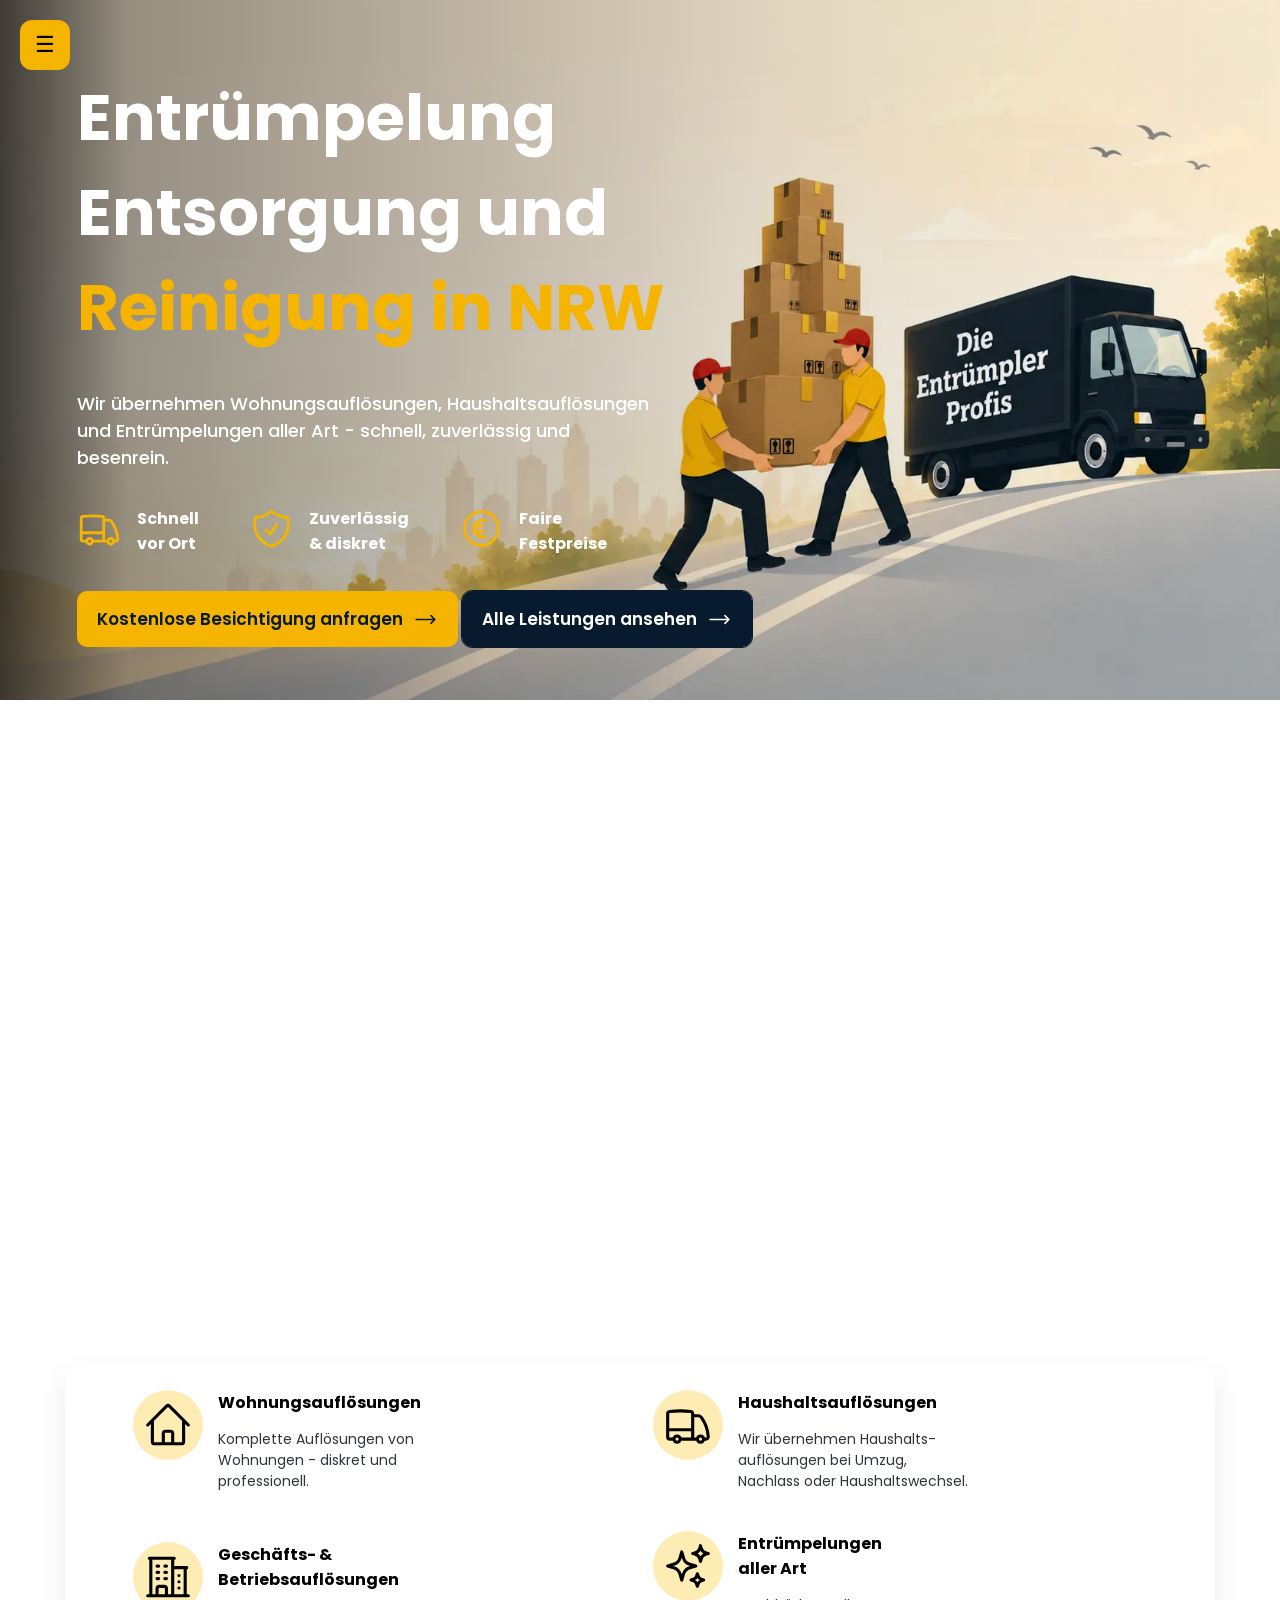
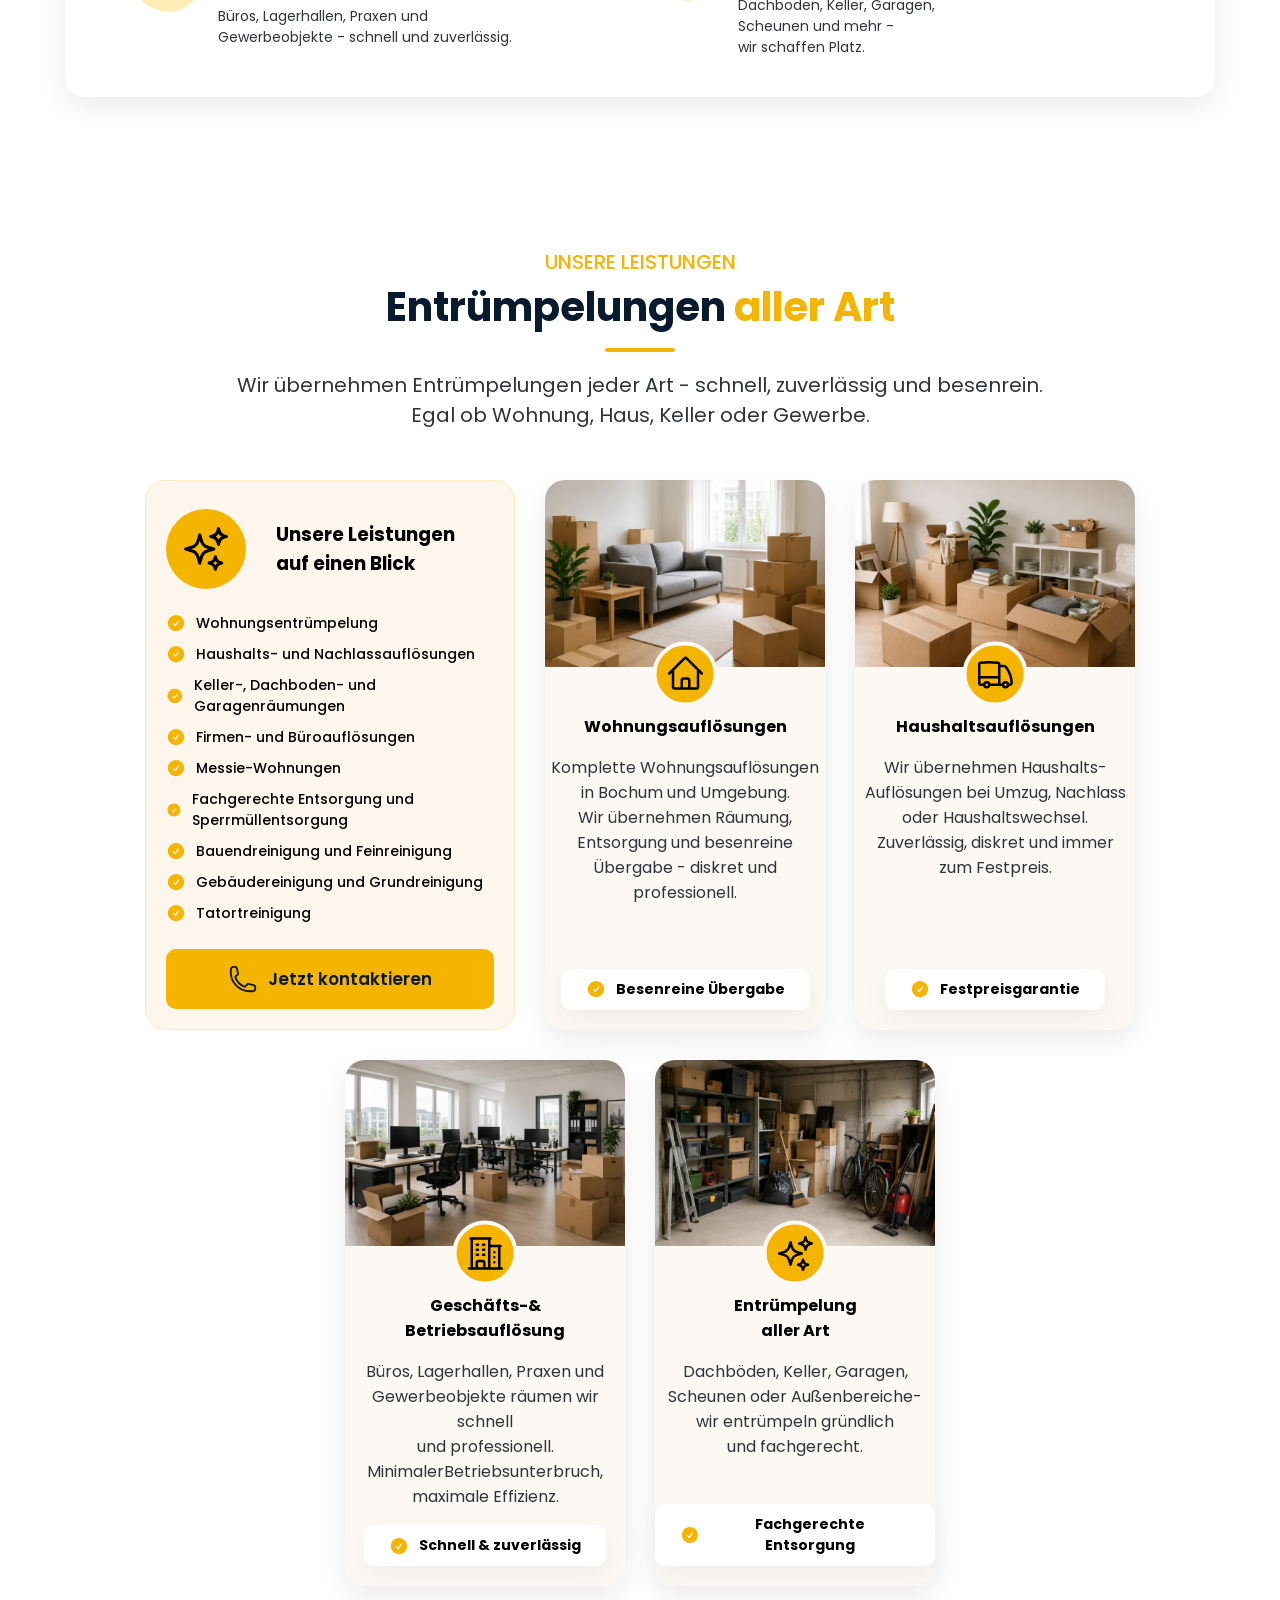
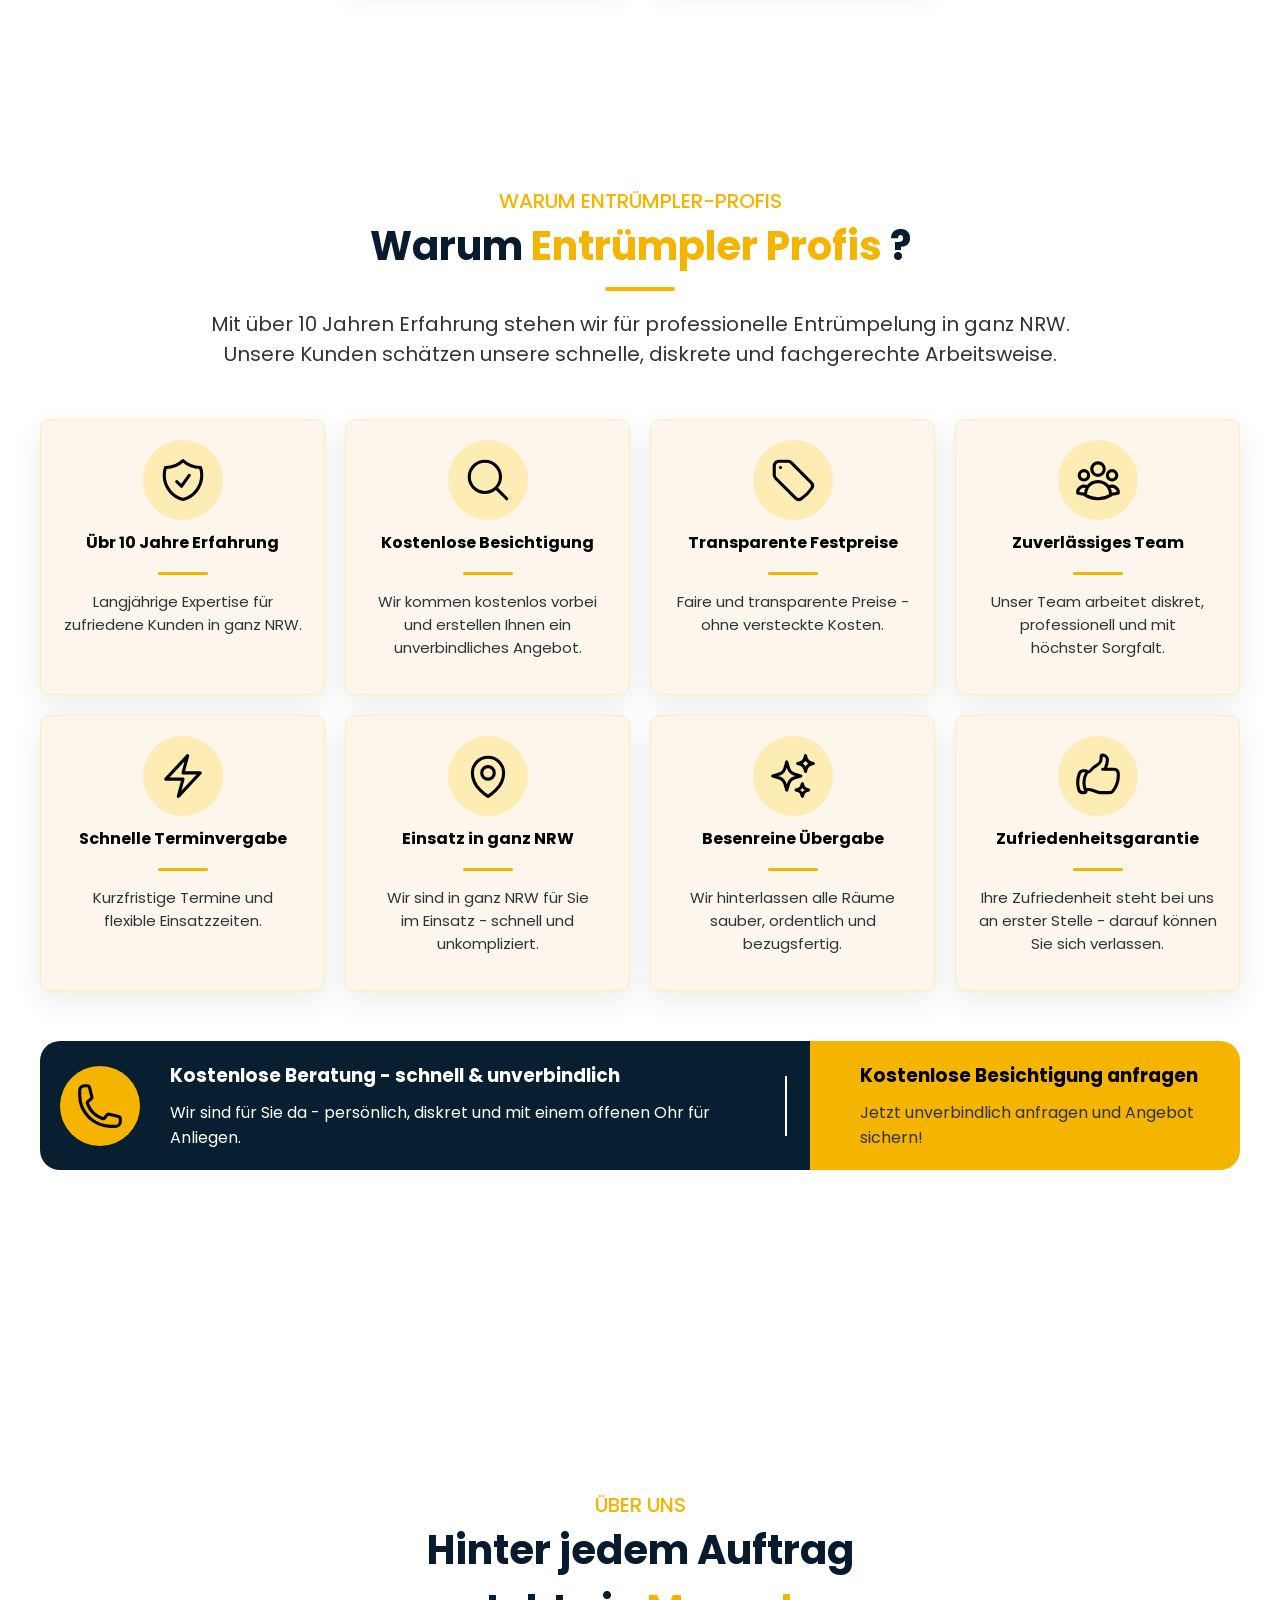
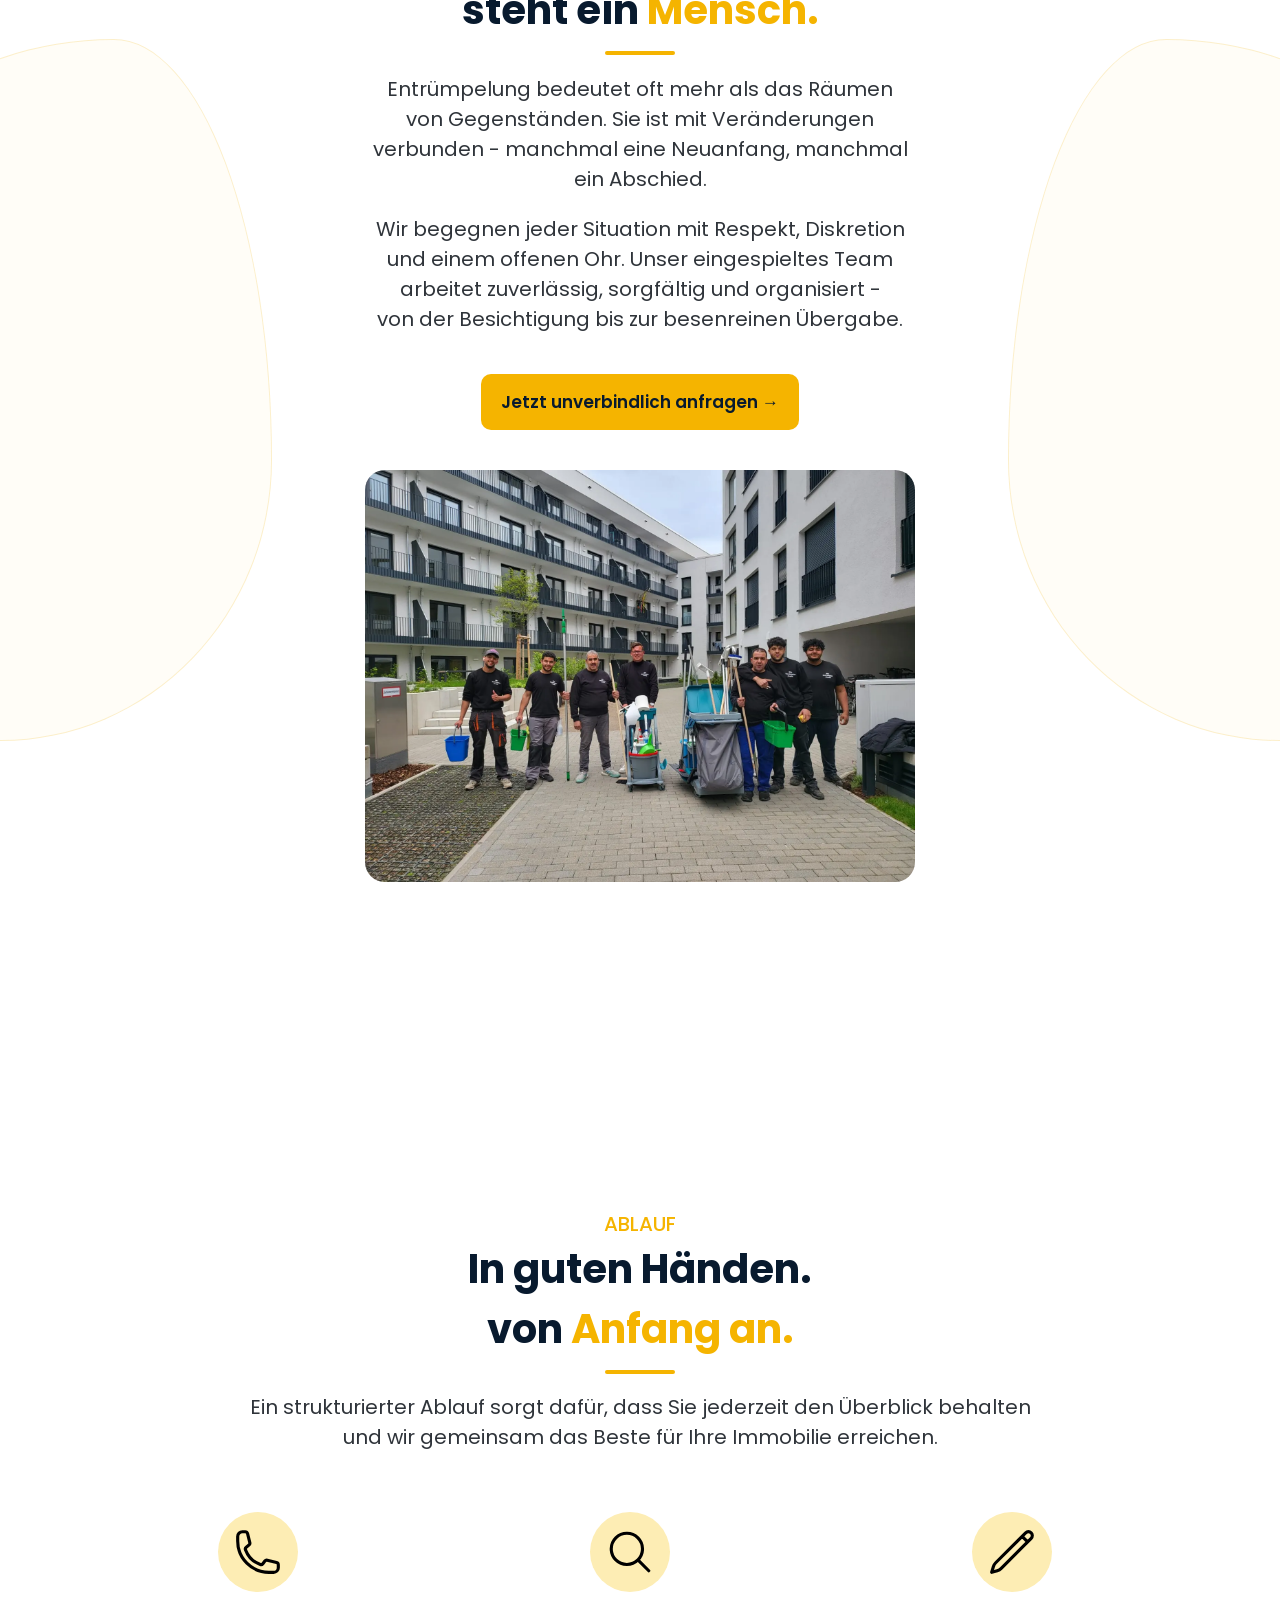
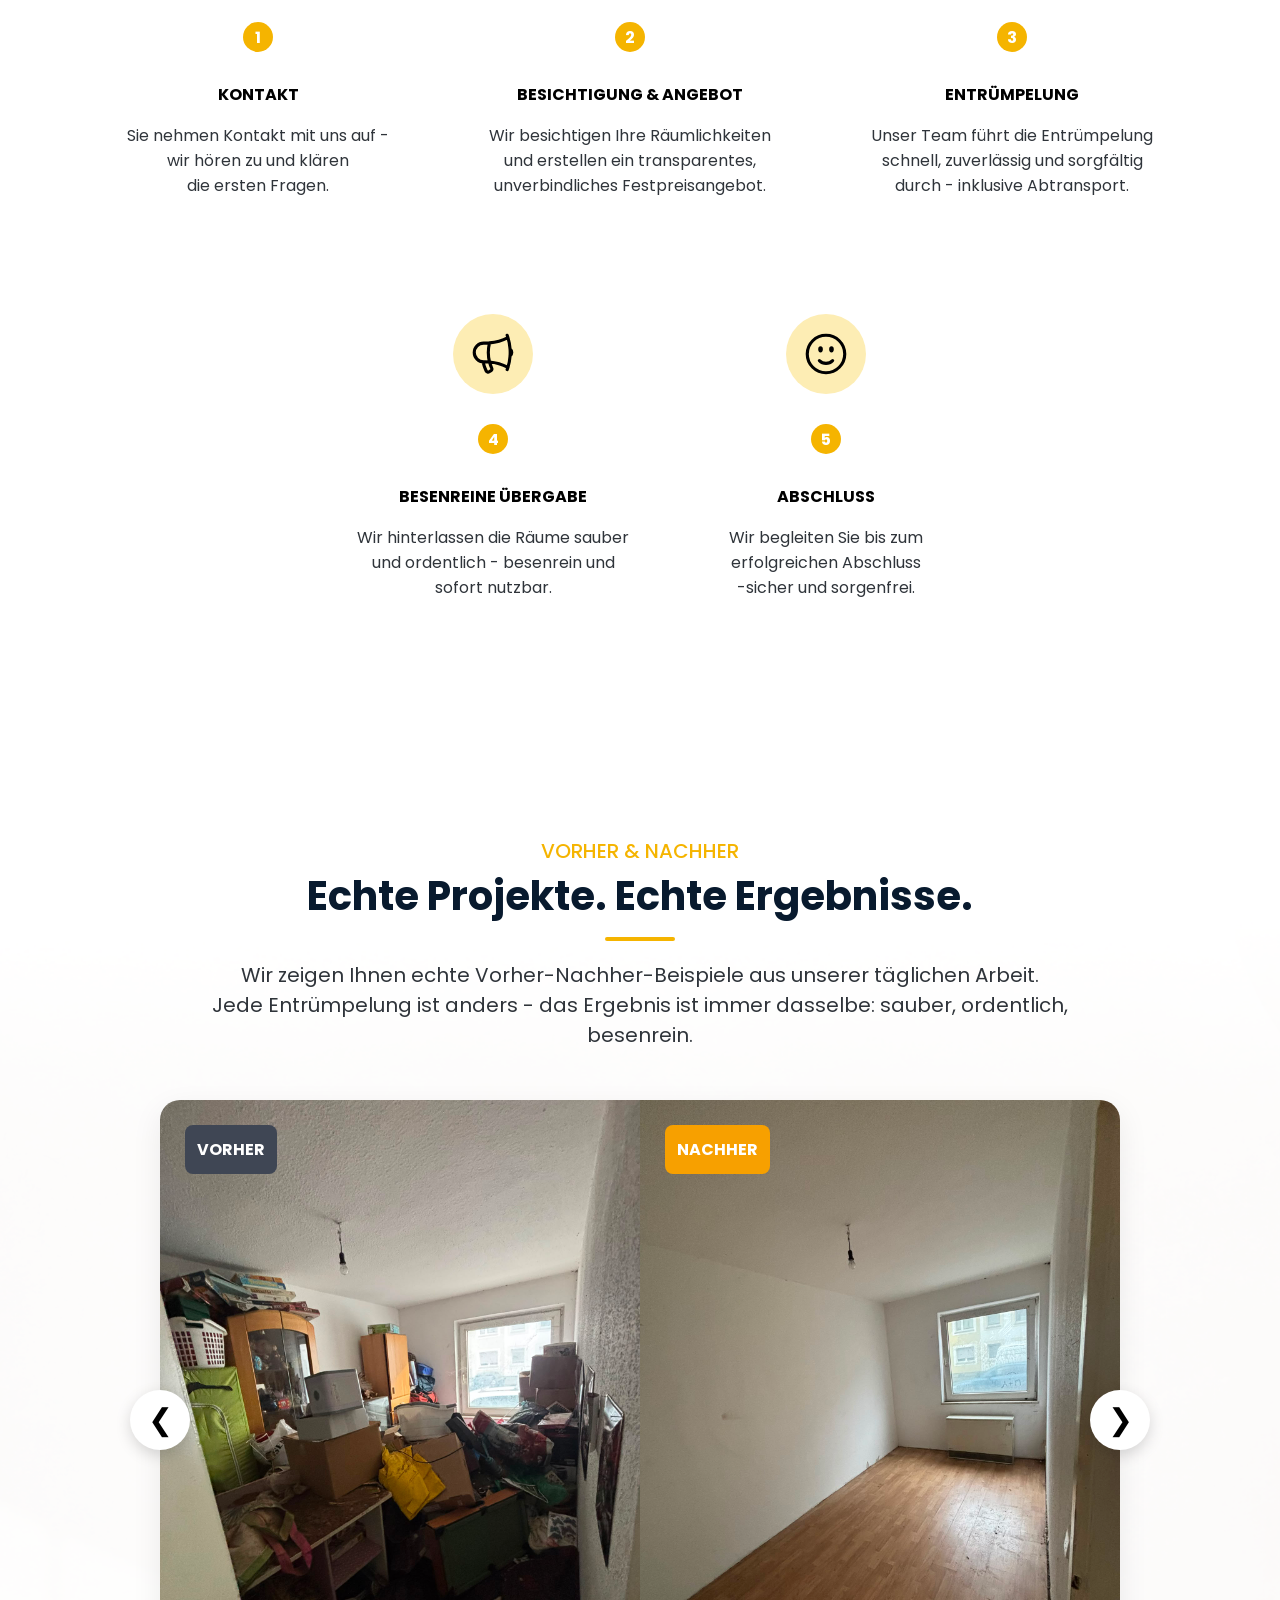
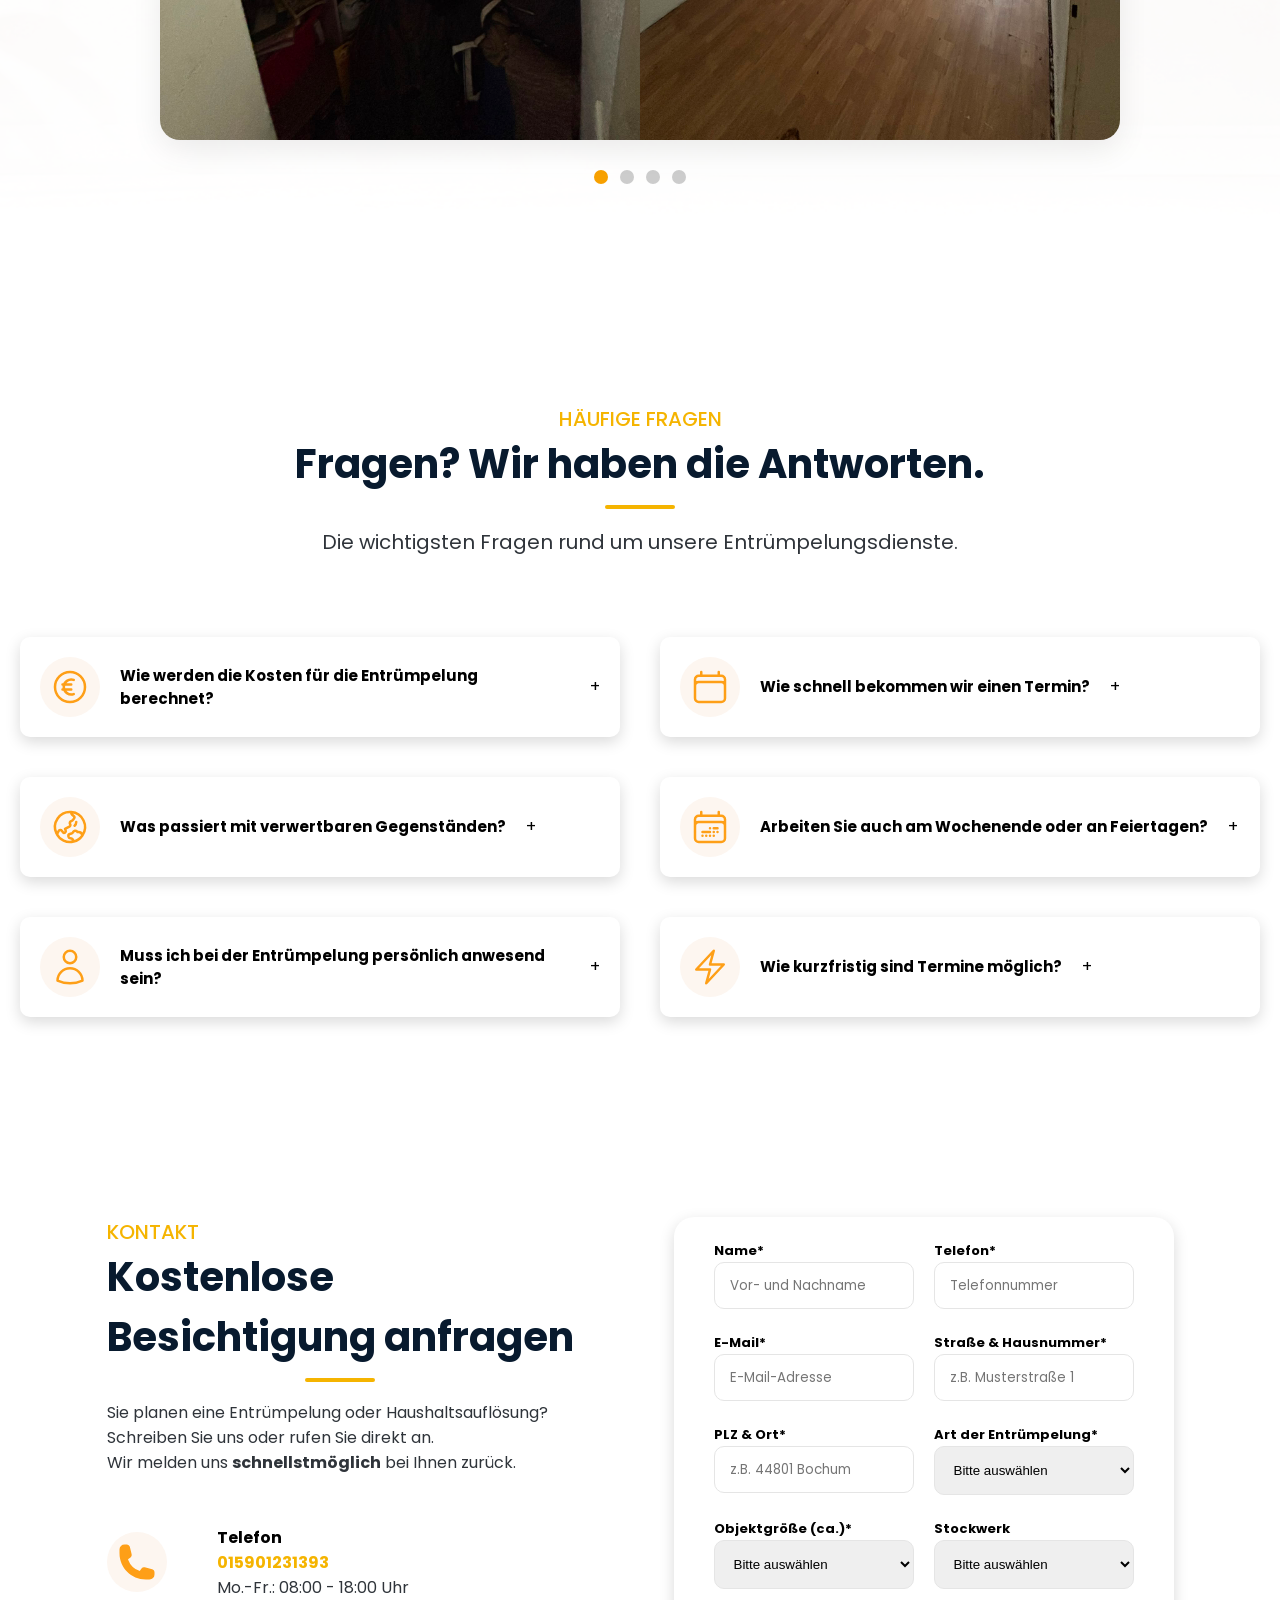
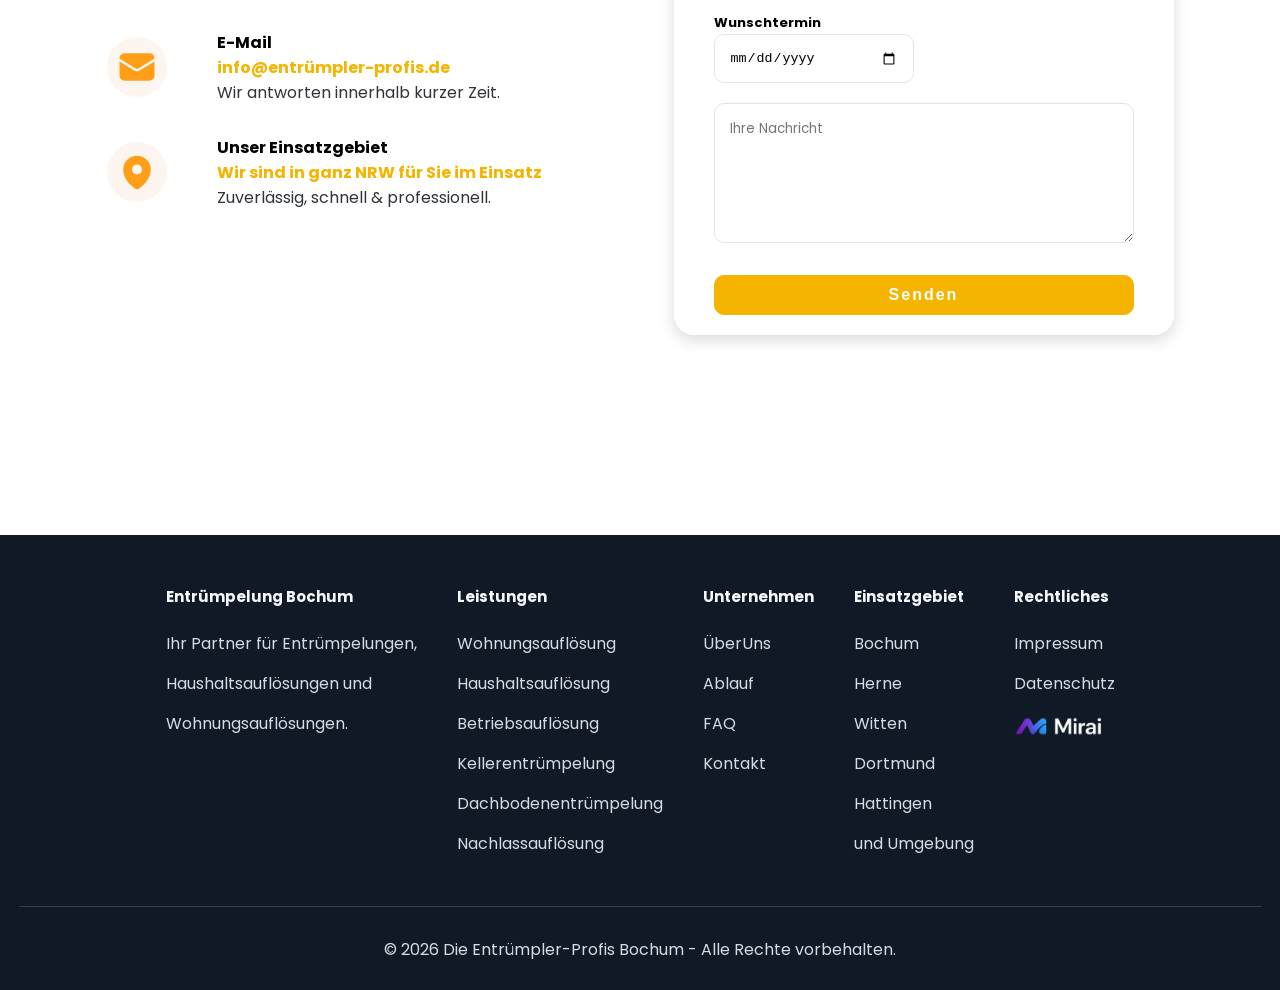
<file: index.html>
<!DOCTYPE html>
<html lang="de">
<head>
    <meta charset="UTF-8">
    <meta name="viewport" content="width=device-width, initial-scale=1.0">
    <title>Entrümpler Profis | Wohnungsauflösung & Entrümpelung</title>
    <link href="style5.css" rel="stylesheet">
    <script src="https://www.google.com/recaptcha/api.js" async defer></script>
    <link rel="preconnect" href="https://fonts.googleapis.com">
    <link rel="preconnect" href="https://fonts.gstatic.com" crossorigin>
    <link rel="icon" href="webLogo.png" type="image/png">
    <meta name="description"
    content="Die Entrümpler Profis – Ihr Experte für Wohnungsauflösungen, Haushaltsauflösungen und Entrümpelungen aller Art. Schnell, zuverlässig, besenrein und zum fairen Festpreis. Kostenlose Besichtigung anfragen.">
    <link href="https://fonts.googleapis.com/css2?family=Poppins:ital,wght@0,100;0,200;0,300;0,400;0,500;0,600;0,700;0,800;0,900;1,100;1,200;1,300;1,400;1,500;1,600;1,700;1,800;1,900&display=swap" rel="stylesheet">
    <!-- Google tag (gtag.js) -->
<script async src="https://www.googletagmanager.com/gtag/js?id=AW-18545974689"></script>
<script>
  window.dataLayer = window.dataLayer || [];
  function gtag(){dataLayer.push(arguments);}
  gtag('js', new Date());

  gtag('config', 'AW-18545974689');
</script>
</head>
<body>
    <header>
            <button id="menu-btn">
                ☰
            </button>

            <nav id="mobile-menu">
                <a href="#leistungen">Leistungen</a>
                <a href="#WarumWir">Warum wir</a>
                <a href="#überUns">Über Uns</a>
                <a href="#Ablauf">Ablauf</a>
                <a href="#vorherNAchher">vorher-nachher</a>
                <a href="#fragen">Fragen</a>
                <a href="#Kontakt">Kontakt</a>
            </nav>
            <script>
                const button = document.getElementById("menu-btn");
                const menu = document.getElementById("mobile-menu");

                button.addEventListener("click", () => {

                    if(menu.style.display === "block"){

                        menu.style.display = "none";

                        button.style.borderBottomLeftRadius = "12px";
                        button.style.borderBottomRightRadius = "12px";

                    }else{

                        menu.style.display = "block";

                        button.style.borderBottomLeftRadius = "0px";
                        button.style.borderBottomRightRadius = "0px";

                        menu.style.borderTopLeftRadius = "0px";
                        menu.style.borderTopRightRadius = "0px";

                    }

                });
            </script>
        <!--<div class="navContainer">
            <nav>
                <a href="#leistungen" class="navLinks">Leistungen</a>
                <a href="#WarumWir">Warum wir</a>
                <a href="#überUns">Über Uns</a>
                <a href="#Ablauf">Ablauf</a>
                <a href="#vorherNAchher">vorher-nachher</a>
                <a href="#fragen">Fragen</a>
                <a href="#Kontakt" class="yellowBtn">
                <svg xmlns="http://www.w3.org/2000/svg" fill="none" viewBox="0 0 24 24" stroke-width="1.5" stroke="currentColor" class="btnIcon phoneIcon">
                <path stroke-linecap="round" stroke-linejoin="round" d="M2.25 6.75c0 8.284 6.716 15 15 15h2.25a2.25 2.25 0 0 0 2.25-2.25v-1.372c0-.516-.351-.966-.852-1.091l-4.423-1.106c-.44-.11-.902.055-1.173.417l-.97 1.293c-.282.376-.769.542-1.21.38a12.035 12.035 0 0 1-7.143-7.143c-.162-.441.004-.928.38-1.21l1.293-.97c.363-.271.527-.734.417-1.173L6.963 3.102a1.125 1.125 0 0 0-1.091-.852H4.5A2.25 2.25 0 0 0 2.25 4.5v2.25Z" />
                </svg>
                    Kontakt</a>
            </nav>
        </div>
        <nav class="mainNav">
            <img src="navImg.webp" alt="nav Img" class="nav_img">
            <div>
                <a href="">Leistungen</a>
                <a href="">Warum wir</a>
                <a href="">Über uns</a>
                <a href="">Ablauf</a>
                <a href="">Vorher-Nachher</a>
                <a href="">Fragen</a>
            </div>
            <div>
                <a href="" class="yellowBtn" id="nav_kont">
                    <svg xmlns="http://www.w3.org/2000/svg" viewBox="0 0 24 24" fill="currentColor" class="btnIcon phoneIcon">
                    <path fill-rule="evenodd" d="M1.5 4.5a3 3 0 0 1 3-3h1.372c.86 0 1.61.586 1.819 1.42l1.105 4.423a1.875 1.875 0 0 1-.694 1.955l-1.293.97c-.135.101-.164.249-.126.352a11.285 11.285 0 0 0 6.697 6.697c.103.038.25.009.352-.126l.97-1.293a1.875 1.875 0 0 1 1.955-.694l4.423 1.105c.834.209 1.42.959 1.42 1.82V19.5a3 3 0 0 1-3 3h-2.25C8.552 22.5 1.5 15.448 1.5 6.75V4.5Z" clip-rule="evenodd" />
                    </svg>
                    Kontakt
                </a>
            </div>
        </nav>
        <div class="Hero-Layout">
            <div class="HeroLeft">
                <div>
                    <h1 id="hero-h1">Entrümpelung<br>Entsorgung und<br><strong class="markd">Reinigung in <span id="stadt">NRW.</span></strong></h1>
                    <p class="Hero-slogan">Wir übernehmen Wohnungsauflösungen, Haushaltsauflösungen<br> und Entrümpelungen aller Art - schnell, zuverlässig und<br> besenrein.</p>
                </div>
                <script>
                    fetch("https://ipapi.co/json/")
                    .then(response => response.json())
                    .then(data =>{
                        const stadt = data.city;
                        document.getElementById("stadt").textContent = data.city;
                        if(stadt === "Frankfurt am Main"){
                            document.getElementById("stadt").textContent = "Frankfurt";
                        }
                    })
                    .catch(()=>{
                        document.getElementById("stadt").textContent = "NRW";
                    });
                </script>
                <div>
                    <ul>
                        <li class="Hero-List">
                            <div class="SmallIconWrapper">
                                <svg xmlns="http://www.w3.org/2000/svg" fill="none" viewBox="0 0 24 24" stroke-width="1.5" stroke="currentColor" class="Icons-Small">
                                <path stroke-linecap="round" stroke-linejoin="round" d="M9 12.75 11.25 15 15 9.75m-3-7.036A11.959 11.959 0 0 1 3.598 6 11.99 11.99 0 0 0 3 9.749c0 5.592 3.824 10.29 9 11.623 5.176-1.332 9-6.03 9-11.622 0-1.31-.21-2.571-.598-3.751h-.152c-3.196 0-6.1-1.248-8.25-3.285Z" />
                                </svg>
                            </div>
                            Kostenlose Besichtigung</li>
                        <li class="Hero-List">
                            <div class="SmallIconWrapper">
                                <svg xmlns="http://www.w3.org/2000/svg" fill="none" viewBox="0 0 24 24" stroke-width="1.5" stroke="currentColor" class="Icons-Small">
                                <path stroke-linecap="round" stroke-linejoin="round" d="M9.568 3H5.25A2.25 2.25 0 0 0 3 5.25v4.318c0 .597.237 1.17.659 1.591l9.581 9.581c.699.699 1.78.872 2.607.33a18.095 18.095 0 0 0 5.223-5.223c.542-.827.369-1.908-.33-2.607L11.16 3.66A2.25 2.25 0 0 0 9.568 3Z" />
                                <path stroke-linecap="round" stroke-linejoin="round" d="M6 6h.008v.008H6V6Z" />
                                </svg>
                            </div>
                            Festpreise ohne versteckte Kosten</li>
                        <li class="Hero-List">
                            <div class="SmallIconWrapper">
                                <svg xmlns="http://www.w3.org/2000/svg" fill="none" viewBox="0 0 24 24" stroke-width="1.5" stroke="currentColor" class="Icons-Small">
                                <path stroke-linecap="round" stroke-linejoin="round" d="M11.48 3.499a.562.562 0 0 1 1.04 0l2.125 5.111a.563.563 0 0 0 .475.345l5.518.442c.499.04.701.663.321.988l-4.204 3.602a.563.563 0 0 0-.182.557l1.285 5.385a.562.562 0 0 1-.84.61l-4.725-2.885a.562.562 0 0 0-.586 0L6.982 20.54a.562.562 0 0 1-.84-.61l1.285-5.386a.562.562 0 0 0-.182-.557l-4.204-3.602a.562.562 0 0 1 .321-.988l5.518-.442a.563.563 0 0 0 .475-.345L11.48 3.5Z" />
                                </svg>
                            </div>
                            Besenreine Übergabe</li>
                    </ul>  
                </div>
                <div class="HeroBtns">
                    <a href="#Kontakt" class="yellowBtn"><svg xmlns="http://www.w3.org/2000/svg" fill="none" viewBox="0 0 24 24" stroke-width="1.5" stroke="currentColor" class="btnIcon">
                    <path stroke-linecap="round" stroke-linejoin="round" d="M6.75 3v2.25M17.25 3v2.25M3 18.75V7.5a2.25 2.25 0 0 1 2.25-2.25h13.5A2.25 2.25 0 0 1 21 7.5v11.25m-18 0A2.25 2.25 0 0 0 5.25 21h13.5A2.25 2.25 0 0 0 21 18.75m-18 0v-7.5A2.25 2.25 0 0 1 5.25 9h13.5A2.25 2.25 0 0 1 21 11.25v7.5" />
                    </svg>
                    Kostenlose Besichtigung</a>
                    <a href="tel:015901231393" class="whiteBtn"><svg xmlns="http://www.w3.org/2000/svg" fill="none" viewBox="0 0 24 24" stroke-width="1.5" stroke="currentColor" class="btnIcon phoneIcon">
                    <path stroke-linecap="round" stroke-linejoin="round" d="M2.25 6.75c0 8.284 6.716 15 15 15h2.25a2.25 2.25 0 0 0 2.25-2.25v-1.372c0-.516-.351-.966-.852-1.091l-4.423-1.106c-.44-.11-.902.055-1.173.417l-.97 1.293c-.282.376-.769.542-1.21.38a12.035 12.035 0 0 1-7.143-7.143c-.162-.441.004-.928.38-1.21l1.293-.97c.363-.271.527-.734.417-1.173L6.963 3.102a1.125 1.125 0 0 0-1.091-.852H4.5A2.25 2.25 0 0 0 2.25 4.5v2.25Z" />
                    </svg>
                    Jetzt Anrufen</a>
                </div>
            </div>
        </div>-->
        <nav class="mainNav">
            <img src="navImg.webp" alt="nav Img" class="nav_img">
            <div>
                <a href="#leistungen">Leistungen</a>
                <a href="#WarumWir">Warum wir</a>
                <a href="#überUns">Über uns</a>
                <a href="#Ablauf">Ablauf</a>
                <a href="#vorherNAchher">Vorher-Nachher</a>
                <a href="#fragen">Fragen</a>
            </div>
            <div>
                <a href="#Kontakt" class="yellowBtn" id="nav_kont">
                    <svg xmlns="http://www.w3.org/2000/svg" viewBox="0 0 24 24" fill="currentColor" class="btnIcon phoneIcon">
                    <path fill-rule="evenodd" d="M1.5 4.5a3 3 0 0 1 3-3h1.372c.86 0 1.61.586 1.819 1.42l1.105 4.423a1.875 1.875 0 0 1-.694 1.955l-1.293.97c-.135.101-.164.249-.126.352a11.285 11.285 0 0 0 6.697 6.697c.103.038.25.009.352-.126l.97-1.293a1.875 1.875 0 0 1 1.955-.694l4.423 1.105c.834.209 1.42.959 1.42 1.82V19.5a3 3 0 0 1-3 3h-2.25C8.552 22.5 1.5 15.448 1.5 6.75V4.5Z" clip-rule="evenodd" />
                    </svg>
                    Kontakt
                </a>
            </div>
        </nav>
        <div class="Hero">
            <div class="hero_img_box">
                <img src="Hero.webp" alt="Bochum Wahrzeichen" class="Hero_img">
                <div class="Hero_content HeroLeft">
                    <h1 id="hero-h1">Entrümpelung<br>Entsorgung und<br><strong class="markd">Reinigung in <span id="stadt">NRW.</span></strong></h1>
                    <p class="Hero-slogan">Wir übernehmen Wohnungsauflösungen, Haushaltsauflösungen<br> und Entrümpelungen aller Art - schnell, zuverlässig und<br> besenrein.</p>
                    <div class="hero_service">
                        <div class="hero_serv_card">
                            <svg xmlns="http://www.w3.org/2000/svg" fill="none" viewBox="0 0 24 24" stroke-width="1.5" stroke="currentColor" class="Yellow_icons Hero_icons">
                            <path stroke-linecap="round" stroke-linejoin="round" d="M8.25 18.75a1.5 1.5 0 0 1-3 0m3 0a1.5 1.5 0 0 0-3 0m3 0h6m-9 0H3.375a1.125 1.125 0 0 1-1.125-1.125V14.25m17.25 4.5a1.5 1.5 0 0 1-3 0m3 0a1.5 1.5 0 0 0-3 0m3 0h1.125c.621 0 1.129-.504 1.09-1.124a17.902 17.902 0 0 0-3.213-9.193 2.056 2.056 0 0 0-1.58-.86H14.25M16.5 18.75h-2.25m0-11.177v-.958c0-.568-.422-1.048-.987-1.106a48.554 48.554 0 0 0-10.026 0 1.106 1.106 0 0 0-.987 1.106v7.635m12-6.677v6.677m0 4.5v-4.5m0 0h-12" />
                            </svg>
                            <strong class="Lesitung_">Schnell<br>vor Ort</strong>
                        </div>
                        <div class="hero_serv_card">
                            <svg xmlns="http://www.w3.org/2000/svg" fill="none" viewBox="0 0 24 24" stroke-width="1.5" stroke="currentColor" class="Yellow_icons Hero_icons">
                            <path stroke-linecap="round" stroke-linejoin="round" d="M9 12.75 11.25 15 15 9.75m-3-7.036A11.959 11.959 0 0 1 3.598 6 11.99 11.99 0 0 0 3 9.749c0 5.592 3.824 10.29 9 11.623 5.176-1.332 9-6.03 9-11.622 0-1.31-.21-2.571-.598-3.751h-.152c-3.196 0-6.1-1.248-8.25-3.285Z" />
                            </svg>
                            <strong class="Lesitung_">Zuverlässig<br>& diskret</strong>
                        </div>
                        <div class="hero_serv_card">
                           <svg xmlns="http://www.w3.org/2000/svg" fill="none" viewBox="0 0 24 24" stroke-width="1.5" stroke="currentColor" class="Yellow_icons Hero_icons">
                            <path stroke-linecap="round" stroke-linejoin="round" d="M14.25 7.756a4.5 4.5 0 1 0 0 8.488M7.5 10.5h5.25m-5.25 3h5.25M21 12a9 9 0 1 1-18 0 9 9 0 0 1 18 0Z" />
                            </svg>
                            <strong class="Lesitung_">Faire<br>Festpreise</strong>
                        </div>
                    </div>
                    <div class="btns">
                        <a href="index.html#Kontakt" class="yellowBtn">
                            Kostenlose Besichtigung anfragen <svg xmlns="http://www.w3.org/2000/svg" fill="none" viewBox="0 0 24 24" stroke-width="1.5" stroke="currentColor" class="small_icon">
                            <path stroke-linecap="round" stroke-linejoin="round" d="M17.25 8.25 21 12m0 0-3.75 3.75M21 12H3" />
                            </svg>
                        </a>
                        <a href="index.html#leistungen" class="yellowBtn whiteBtn">
                            Alle Leistungen ansehen<svg xmlns="http://www.w3.org/2000/svg" fill="none" viewBox="0 0 24 24" stroke-width="1.5" stroke="currentColor" class="small_icon">
                            <path stroke-linecap="round" stroke-linejoin="round" d="M17.25 8.25 21 12m0 0-3.75 3.75M21 12H3" />
                            </svg>
                        </a>
                    </div>
                </div>
                </div>
                <script>
                    fetch("https://ipapi.co/json/")
                    .then(response => response.json())
                    .then(data =>{
                        const stadt = data.city;
                        document.getElementById("stadt").textContent = data.city;
                        if(stadt === "Frankfurt am Main"){
                            document.getElementById("stadt").textContent = "Frankfurt";
                        }
                    })
                    .catch(()=>{
                        document.getElementById("stadt").textContent = "NRW";
                    });
                </script>                    </div>
            </div>
        </div>     
    </header>
    <div class="videoBox">
<iframe class="Video" width="560" height="500" src="https://app.heygen.com/embeds/4f03f9517da345a6a564c106bb6b964a" title="Check out a new AI Video I just made!" frameborder="0" allow="encrypted-media; fullscreen;" allowfullscreen></iframe>    </div>
    <div class="ServiceLayoutForHero">
        <div class="Hero-ServiceLayout">
            <div class="HeroCards afterCard">
                <div class="HeroCardIconWrapper">
                    <svg xmlns="http://www.w3.org/2000/svg" fill="none" viewBox="0 0 24 24" stroke-width="1.5" stroke="currentColor" class="big-Icons">
                    <path stroke-linecap="round" stroke-linejoin="round" d="m2.25 12 8.954-8.955c.44-.439 1.152-.439 1.591 0L21.75 12M4.5 9.75v10.125c0 .621.504 1.125 1.125 1.125H9.75v-4.875c0-.621.504-1.125 1.125-1.125h2.25c.621 0 1.125.504 1.125 1.125V21h4.125c.621 0 1.125-.504 1.125-1.125V9.75M8.25 21h8.25" />
                    </svg>
                </div>
                <div>
                    <strong>Wohnungsauflösungen</strong>
                    <p>Komplette Auflösungen von <br>Wohnungen - diskret und<br> professionell.</p>
                </div>
            </div>
            <div class="HeroCards afterCard">
                <div class="HeroCardIconWrapper">
                    <svg xmlns="http://www.w3.org/2000/svg" fill="none" viewBox="0 0 24 24" stroke-width="1.5" stroke="currentColor" class="big-Icons">
                    <path stroke-linecap="round" stroke-linejoin="round" d="M8.25 18.75a1.5 1.5 0 0 1-3 0m3 0a1.5 1.5 0 0 0-3 0m3 0h6m-9 0H3.375a1.125 1.125 0 0 1-1.125-1.125V14.25m17.25 4.5a1.5 1.5 0 0 1-3 0m3 0a1.5 1.5 0 0 0-3 0m3 0h1.125c.621 0 1.129-.504 1.09-1.124a17.902 17.902 0 0 0-3.213-9.193 2.056 2.056 0 0 0-1.58-.86H14.25M16.5 18.75h-2.25m0-11.177v-.958c0-.568-.422-1.048-.987-1.106a48.554 48.554 0 0 0-10.026 0 1.106 1.106 0 0 0-.987 1.106v7.635m12-6.677v6.677m0 4.5v-4.5m0 0h-12" />
                    </svg>
                </div>
                <div>
                    <strong>Haushaltsauflösungen</strong>
                    <p>Wir übernehmen Haushalts-<br>auflösungen bei Umzug,<br> Nachlass oder Haushaltswechsel.</p>
                </div>
            </div>
            <div class="HeroCards afterCard">
                <div class="HeroCardIconWrapper">
                    <svg xmlns="http://www.w3.org/2000/svg" fill="none" viewBox="0 0 24 24" stroke-width="1.5" stroke="currentColor" class="big-Icons">
                    <path stroke-linecap="round" stroke-linejoin="round" d="M2.25 21h19.5m-18-18v18m10.5-18v18m6-13.5V21M6.75 6.75h.75m-.75 3h.75m-.75 3h.75m3-6h.75m-.75 3h.75m-.75 3h.75M6.75 21v-3.375c0-.621.504-1.125 1.125-1.125h2.25c.621 0 1.125.504 1.125 1.125V21M3 3h12m-.75 4.5H21m-3.75 3.75h.008v.008h-.008v-.008Zm0 3h.008v.008h-.008v-.008Zm0 3h.008v.008h-.008v-.008Z" />
                    </svg>
                </div>
                <div>
                    <strong>Geschäfts- &<br>Betriebsauflösungen</strong>
                    <p>Büros, Lagerhallen, Praxen und<br>Gewerbeobjekte - schnell und zuverlässig.</p>
                </div>
            </div>
            <div class="HeroCards">
                <div class="HeroCardIconWrapper">
                    <svg xmlns="http://www.w3.org/2000/svg" fill="none" viewBox="0 0 24 24" stroke-width="1.5" stroke="currentColor" class="big-Icons">
                    <path stroke-linecap="round" stroke-linejoin="round" d="M9.813 15.904 9 18.75l-.813-2.846a4.5 4.5 0 0 0-3.09-3.09L2.25 12l2.846-.813a4.5 4.5 0 0 0 3.09-3.09L9 5.25l.813 2.846a4.5 4.5 0 0 0 3.09 3.09L15.75 12l-2.846.813a4.5 4.5 0 0 0-3.09 3.09ZM18.259 8.715 18 9.75l-.259-1.035a3.375 3.375 0 0 0-2.455-2.456L14.25 6l1.036-.259a3.375 3.375 0 0 0 2.455-2.456L18 2.25l.259 1.035a3.375 3.375 0 0 0 2.456 2.456L21.75 6l-1.035.259a3.375 3.375 0 0 0-2.456 2.456ZM16.894 20.567 16.5 21.75l-.394-1.183a2.25 2.25 0 0 0-1.423-1.423L13.5 18.75l1.183-.394a2.25 2.25 0 0 0 1.423-1.423l.394-1.183.394 1.183a2.25 2.25 0 0 0 1.423 1.423l1.183.394-1.183.394a2.25 2.25 0 0 0-1.423 1.423Z" />
                    </svg>
                </div>
                <div>
                    <strong>Entrümpelungen<br>aller Art</strong>
                    <p>Dachböden, Keller, Garagen,<br>Scheunen und mehr -<br>wir schaffen Platz.</p>
                </div>
            </div>
        </div>
    </div>
    <main>
        <div id="leistungen">
            <div class="SectionHead">
                <div>
                    <p class="SectionName">UNSERE LEISTUNGEN</p>
                    <h2 class="SectioneHeadline">Entrümpelungen <strong class="markd">aller Art</strong></h2>
                </div>
                <div>
                    <p class="SectionSlogan">Wir übernehmen Entrümpelungen jeder Art - schnell, zuverlässig und besenrein. <br>Egal ob Wohnung, Haus, Keller oder Gewerbe.</p>
                </div>
            </div>
            <div class="ServiceCardLayout">
                <div class="big_serviceCArd">
                    <div class="BigCard_Head">
                        <div class="AboutUSIconWrapper ablaufWrapperIcons BigCArd_IconWrapper">
                            <svg xmlns="http://www.w3.org/2000/svg" fill="none" viewBox="0 0 24 24" stroke-width="1.5" stroke="currentColor" class="big-Icons">
                            <path stroke-linecap="round" stroke-linejoin="round" d="M9.813 15.904 9 18.75l-.813-2.846a4.5 4.5 0 0 0-3.09-3.09L2.25 12l2.846-.813a4.5 4.5 0 0 0 3.09-3.09L9 5.25l.813 2.846a4.5 4.5 0 0 0 3.09 3.09L15.75 12l-2.846.813a4.5 4.5 0 0 0-3.09 3.09ZM18.259 8.715 18 9.75l-.259-1.035a3.375 3.375 0 0 0-2.455-2.456L14.25 6l1.036-.259a3.375 3.375 0 0 0 2.455-2.456L18 2.25l.259 1.035a3.375 3.375 0 0 0 2.456 2.456L21.75 6l-1.035.259a3.375 3.375 0 0 0-2.456 2.456ZM16.894 20.567 16.5 21.75l-.394-1.183a2.25 2.25 0 0 0-1.423-1.423L13.5 18.75l1.183-.394a2.25 2.25 0 0 0 1.423-1.423l.394-1.183.394 1.183a2.25 2.25 0 0 0 1.423 1.423l1.183.394-1.183.394a2.25 2.25 0 0 0-1.423 1.423Z" />
                            </svg>
                        </div>
                        <div>
                            <h3>Unsere Leistungen<br>auf einen Blick</h3>
                        </div>
                    </div>
                    <div>
                        <ul>
                            <li class="BigCArd_List cardList_after"><svg xmlns="http://www.w3.org/2000/svg" viewBox="0 0 24 24" fill="currentColor" class="small-Icon">
                            <path fill-rule="evenodd" d="M2.25 12c0-5.385 4.365-9.75 9.75-9.75s9.75 4.365 9.75 9.75-4.365 9.75-9.75 9.75S2.25 17.385 2.25 12Zm13.36-1.814a.75.75 0 1 0-1.22-.872l-3.236 4.53L9.53 12.22a.75.75 0 0 0-1.06 1.06l2.25 2.25a.75.75 0 0 0 1.14-.094l3.75-5.25Z" clip-rule="evenodd" />
                            </svg>
                            Wohnungsentrümpelung
                            </li>
                            <li class="BigCArd_List cardList_after">
                                <svg xmlns="http://www.w3.org/2000/svg" viewBox="0 0 24 24" fill="currentColor" class="small-Icon">
                            <path fill-rule="evenodd" d="M2.25 12c0-5.385 4.365-9.75 9.75-9.75s9.75 4.365 9.75 9.75-4.365 9.75-9.75 9.75S2.25 17.385 2.25 12Zm13.36-1.814a.75.75 0 1 0-1.22-.872l-3.236 4.53L9.53 12.22a.75.75 0 0 0-1.06 1.06l2.25 2.25a.75.75 0 0 0 1.14-.094l3.75-5.25Z" clip-rule="evenodd" />
                            </svg>
                                Haushalts- und Nachlassauflösungen
                            </li>
                            <li class="BigCArd_List cardList_after">
                                <svg xmlns="http://www.w3.org/2000/svg" viewBox="0 0 24 24" fill="currentColor" class="small-Icon">
                            <path fill-rule="evenodd" d="M2.25 12c0-5.385 4.365-9.75 9.75-9.75s9.75 4.365 9.75 9.75-4.365 9.75-9.75 9.75S2.25 17.385 2.25 12Zm13.36-1.814a.75.75 0 1 0-1.22-.872l-3.236 4.53L9.53 12.22a.75.75 0 0 0-1.06 1.06l2.25 2.25a.75.75 0 0 0 1.14-.094l3.75-5.25Z" clip-rule="evenodd" />
                            </svg>
                                Keller-, Dachboden- und Garagenräumungen
                            </li>
                            <li class="BigCArd_List cardList_after">
                                <svg xmlns="http://www.w3.org/2000/svg" viewBox="0 0 24 24" fill="currentColor" class="small-Icon">
                            <path fill-rule="evenodd" d="M2.25 12c0-5.385 4.365-9.75 9.75-9.75s9.75 4.365 9.75 9.75-4.365 9.75-9.75 9.75S2.25 17.385 2.25 12Zm13.36-1.814a.75.75 0 1 0-1.22-.872l-3.236 4.53L9.53 12.22a.75.75 0 0 0-1.06 1.06l2.25 2.25a.75.75 0 0 0 1.14-.094l3.75-5.25Z" clip-rule="evenodd" />
                            </svg>
                                Firmen- und Büroauflösungen
                            </li>
                            <li class="BigCArd_List cardList_after">
                                <svg xmlns="http://www.w3.org/2000/svg" viewBox="0 0 24 24" fill="currentColor" class="small-Icon">
                            <path fill-rule="evenodd" d="M2.25 12c0-5.385 4.365-9.75 9.75-9.75s9.75 4.365 9.75 9.75-4.365 9.75-9.75 9.75S2.25 17.385 2.25 12Zm13.36-1.814a.75.75 0 1 0-1.22-.872l-3.236 4.53L9.53 12.22a.75.75 0 0 0-1.06 1.06l2.25 2.25a.75.75 0 0 0 1.14-.094l3.75-5.25Z" clip-rule="evenodd" />
                            </svg>
                                Messie-Wohnungen
                            </li>
                            <li class="BigCArd_List cardList_after">
                                <svg xmlns="http://www.w3.org/2000/svg" viewBox="0 0 24 24" fill="currentColor" class="small-Icon">
                            <path fill-rule="evenodd" d="M2.25 12c0-5.385 4.365-9.75 9.75-9.75s9.75 4.365 9.75 9.75-4.365 9.75-9.75 9.75S2.25 17.385 2.25 12Zm13.36-1.814a.75.75 0 1 0-1.22-.872l-3.236 4.53L9.53 12.22a.75.75 0 0 0-1.06 1.06l2.25 2.25a.75.75 0 0 0 1.14-.094l3.75-5.25Z" clip-rule="evenodd" />
                            </svg>
                                Fachgerechte Entsorgung und Sperrmüllentsorgung
                            </li>
                            <li class="BigCArd_List cardList_after">
                                <svg xmlns="http://www.w3.org/2000/svg" viewBox="0 0 24 24" fill="currentColor" class="small-Icon">
                            <path fill-rule="evenodd" d="M2.25 12c0-5.385 4.365-9.75 9.75-9.75s9.75 4.365 9.75 9.75-4.365 9.75-9.75 9.75S2.25 17.385 2.25 12Zm13.36-1.814a.75.75 0 1 0-1.22-.872l-3.236 4.53L9.53 12.22a.75.75 0 0 0-1.06 1.06l2.25 2.25a.75.75 0 0 0 1.14-.094l3.75-5.25Z" clip-rule="evenodd" />
                            </svg>
                                Bauendreinigung und Feinreinigung
                            </li>
                            <li class="BigCArd_List cardList_after">
                                <svg xmlns="http://www.w3.org/2000/svg" viewBox="0 0 24 24" fill="currentColor" class="small-Icon">
                            <path fill-rule="evenodd" d="M2.25 12c0-5.385 4.365-9.75 9.75-9.75s9.75 4.365 9.75 9.75-4.365 9.75-9.75 9.75S2.25 17.385 2.25 12Zm13.36-1.814a.75.75 0 1 0-1.22-.872l-3.236 4.53L9.53 12.22a.75.75 0 0 0-1.06 1.06l2.25 2.25a.75.75 0 0 0 1.14-.094l3.75-5.25Z" clip-rule="evenodd" />
                            </svg>
                                Gebäudereinigung und Grundreinigung
                            </li>
                            <li class="BigCArd_List">
                                <svg xmlns="http://www.w3.org/2000/svg" viewBox="0 0 24 24" fill="currentColor" class="small-Icon">
                            <path fill-rule="evenodd" d="M2.25 12c0-5.385 4.365-9.75 9.75-9.75s9.75 4.365 9.75 9.75-4.365 9.75-9.75 9.75S2.25 17.385 2.25 12Zm13.36-1.814a.75.75 0 1 0-1.22-.872l-3.236 4.53L9.53 12.22a.75.75 0 0 0-1.06 1.06l2.25 2.25a.75.75 0 0 0 1.14-.094l3.75-5.25Z" clip-rule="evenodd" />
                            </svg>
                                Tatortreinigung
                            </li>
                        </ul>
                    </div>
                    <div>
                        <a href="#Kontakt" class="yellowBtn" id="BigCard_Icon" > <svg xmlns="http://www.w3.org/2000/svg" fill="none" viewBox="0 0 24 24" stroke-width="1.5" stroke="currentColor" class="btnIcon">
                        <path stroke-linecap="round" stroke-linejoin="round" d="M2.25 6.75c0 8.284 6.716 15 15 15h2.25a2.25 2.25 0 0 0 2.25-2.25v-1.372c0-.516-.351-.966-.852-1.091l-4.423-1.106c-.44-.11-.902.055-1.173.417l-.97 1.293c-.282.376-.769.542-1.21.38a12.035 12.035 0 0 1-7.143-7.143c-.162-.441.004-.928.38-1.21l1.293-.97c.363-.271.527-.734.417-1.173L6.963 3.102a1.125 1.125 0 0 0-1.091-.852H4.5A2.25 2.25 0 0 0 2.25 4.5v2.25Z" />
                        </svg>
                        Jetzt kontaktieren</a>
                    </div>
                </div>
                <div class="ServiceCard">
                    <div class="ImgWrapper">
                        <img src="wohnungsauflosung.webp" alt="Couch mit vielen Paketen im Raum" class="ServiceImg">
                        <div class="ServiceCardsIconWrapper">
                            <svg xmlns="http://www.w3.org/2000/svg" fill="none" viewBox="0 0 24 24" stroke-width="1.5" stroke="currentColor" class="medium-Icons">
                            <path stroke-linecap="round" stroke-linejoin="round" d="m2.25 12 8.954-8.955c.44-.439 1.152-.439 1.591 0L21.75 12M4.5 9.75v10.125c0 .621.504 1.125 1.125 1.125H9.75v-4.875c0-.621.504-1.125 1.125-1.125h2.25c.621 0 1.125.504 1.125 1.125V21h4.125c.621 0 1.125-.504 1.125-1.125V9.75M8.25 21h8.25" />
                            </svg>
                        </div>
                    </div>
                    <div class="CardDescribtion">
                        <strong>Wohnungsauflösungen</strong>
                        <p>Komplette Wohnungsauflösungen<br> in Bochum und Umgebung.<br>Wir übernehmen Räumung,<br> Entsorgung und besenreine<br>Übergabe - diskret und<br>professionell.</p>
                        <div class="CardDate">
                            <svg xmlns="http://www.w3.org/2000/svg" viewBox="0 0 24 24" fill="currentColor" class="small-Icon">
                            <path fill-rule="evenodd" d="M2.25 12c0-5.385 4.365-9.75 9.75-9.75s9.75 4.365 9.75 9.75-4.365 9.75-9.75 9.75S2.25 17.385 2.25 12Zm13.36-1.814a.75.75 0 1 0-1.22-.872l-3.236 4.53L9.53 12.22a.75.75 0 0 0-1.06 1.06l2.25 2.25a.75.75 0 0 0 1.14-.094l3.75-5.25Z" clip-rule="evenodd" />
                            </svg>
                            <strong>Besenreine Übergabe</strong>
                        </div>
                    </div>
                </div>
                <div class="ServiceCard">
                    <div class="ImgWrapper">
                        <img src="Haushaltsauflosungen.webp" alt="viele Pakete in der Wohnung" class="ServiceImg">
                        <div class="ServiceCardsIconWrapper">
                            <svg xmlns="http://www.w3.org/2000/svg" fill="none" viewBox="0 0 24 24" stroke-width="1.5" stroke="currentColor" class="medium-Icons">
                            <path stroke-linecap="round" stroke-linejoin="round" d="M8.25 18.75a1.5 1.5 0 0 1-3 0m3 0a1.5 1.5 0 0 0-3 0m3 0h6m-9 0H3.375a1.125 1.125 0 0 1-1.125-1.125V14.25m17.25 4.5a1.5 1.5 0 0 1-3 0m3 0a1.5 1.5 0 0 0-3 0m3 0h1.125c.621 0 1.129-.504 1.09-1.124a17.902 17.902 0 0 0-3.213-9.193 2.056 2.056 0 0 0-1.58-.86H14.25M16.5 18.75h-2.25m0-11.177v-.958c0-.568-.422-1.048-.987-1.106a48.554 48.554 0 0 0-10.026 0 1.106 1.106 0 0 0-.987 1.106v7.635m12-6.677v6.677m0 4.5v-4.5m0 0h-12" />
                            </svg>
                        </div>
                    </div>
                    <div class="CardDescribtion">
                        <strong>Haushaltsauflösungen</strong>
                        <p>Wir übernehmen Haushalts-<br>Auflösungen bei Umzug, Nachlass<br> oder Haushaltswechsel.<br>Zuverlässig, diskret und immer<br>zum Festpreis.</p>
                        <div class="CardDate">
                            <svg xmlns="http://www.w3.org/2000/svg" viewBox="0 0 24 24" fill="currentColor" class="small-Icon">
                            <path fill-rule="evenodd" d="M2.25 12c0-5.385 4.365-9.75 9.75-9.75s9.75 4.365 9.75 9.75-4.365 9.75-9.75 9.75S2.25 17.385 2.25 12Zm13.36-1.814a.75.75 0 1 0-1.22-.872l-3.236 4.53L9.53 12.22a.75.75 0 0 0-1.06 1.06l2.25 2.25a.75.75 0 0 0 1.14-.094l3.75-5.25Z" clip-rule="evenodd" />
                            </svg>
                            <strong>Festpreisgarantie</strong>
                        </div>
                    </div>
                </div>
                <div class="ServiceCard">
                    <div class="ImgWrapper">
                        <img src="Geschaftsundbetriebsauflosung.webp" alt="ein leeres office" class="ServiceImg">
                        <div class="ServiceCardsIconWrapper">
                            <svg xmlns="http://www.w3.org/2000/svg" fill="none" viewBox="0 0 24 24" stroke-width="1.5" stroke="currentColor" class="medium-Icons">
                            <path stroke-linecap="round" stroke-linejoin="round" d="M2.25 21h19.5m-18-18v18m10.5-18v18m6-13.5V21M6.75 6.75h.75m-.75 3h.75m-.75 3h.75m3-6h.75m-.75 3h.75m-.75 3h.75M6.75 21v-3.375c0-.621.504-1.125 1.125-1.125h2.25c.621 0 1.125.504 1.125 1.125V21M3 3h12m-.75 4.5H21m-3.75 3.75h.008v.008h-.008v-.008Zm0 3h.008v.008h-.008v-.008Zm0 3h.008v.008h-.008v-.008Z" />
                            </svg>
                        </div>
                    </div>
                    <div class="CardDescribtion">
                        <strong class="ServiceCardName">Geschäfts-&<br>Betriebsauflösung</strong>
                        <p>Büros, Lagerhallen, Praxen und<br>Gewerbeobjekte räumen wir schnell<br> und professionell.<br>MinimalerBetriebsunterbruch,<br>maximale Effizienz.</p>
                        <div class="CardDate">
                            <svg xmlns="http://www.w3.org/2000/svg" viewBox="0 0 24 24" fill="currentColor" class="small-Icon">
                            <path fill-rule="evenodd" d="M2.25 12c0-5.385 4.365-9.75 9.75-9.75s9.75 4.365 9.75 9.75-4.365 9.75-9.75 9.75S2.25 17.385 2.25 12Zm13.36-1.814a.75.75 0 1 0-1.22-.872l-3.236 4.53L9.53 12.22a.75.75 0 0 0-1.06 1.06l2.25 2.25a.75.75 0 0 0 1.14-.094l3.75-5.25Z" clip-rule="evenodd" />
                            </svg>
                            <strong>Schnell & zuverlässig</strong>
                        </div>
                    </div>
                </div>
                <div class="ServiceCard">
                    <div class="ImgWrapper">
                        <img src="entrumpellungAlerArt.webp" alt="Ein verstaubter Schuppen" class="ServiceImg">
                        <div class="ServiceCardsIconWrapper">
                            <svg xmlns="http://www.w3.org/2000/svg" fill="none" viewBox="0 0 24 24" stroke-width="1.5" stroke="currentColor" class="medium-Icons">
                            <path stroke-linecap="round" stroke-linejoin="round" d="M9.813 15.904 9 18.75l-.813-2.846a4.5 4.5 0 0 0-3.09-3.09L2.25 12l2.846-.813a4.5 4.5 0 0 0 3.09-3.09L9 5.25l.813 2.846a4.5 4.5 0 0 0 3.09 3.09L15.75 12l-2.846.813a4.5 4.5 0 0 0-3.09 3.09ZM18.259 8.715 18 9.75l-.259-1.035a3.375 3.375 0 0 0-2.455-2.456L14.25 6l1.036-.259a3.375 3.375 0 0 0 2.455-2.456L18 2.25l.259 1.035a3.375 3.375 0 0 0 2.456 2.456L21.75 6l-1.035.259a3.375 3.375 0 0 0-2.456 2.456ZM16.894 20.567 16.5 21.75l-.394-1.183a2.25 2.25 0 0 0-1.423-1.423L13.5 18.75l1.183-.394a2.25 2.25 0 0 0 1.423-1.423l.394-1.183.394 1.183a2.25 2.25 0 0 0 1.423 1.423l1.183.394-1.183.394a2.25 2.25 0 0 0-1.423 1.423Z" />
                            </svg>
                        </div>
                    </div>
                    <div class="CardDescribtion">
                        <strong >Entrümpelung<br>aller Art</strong>
                        <p>Dachböden, Keller, Garagen,<br>Scheunen oder Außenbereiche-<br>wir entrümpeln gründlich<br>und fachgerecht.</p>
                        <div class="CardDate">
                            <svg xmlns="http://www.w3.org/2000/svg" viewBox="0 0 24 24" fill="currentColor" class="small-Icon">
                            <path fill-rule="evenodd" d="M2.25 12c0-5.385 4.365-9.75 9.75-9.75s9.75 4.365 9.75 9.75-4.365 9.75-9.75 9.75S2.25 17.385 2.25 12Zm13.36-1.814a.75.75 0 1 0-1.22-.872l-3.236 4.53L9.53 12.22a.75.75 0 0 0-1.06 1.06l2.25 2.25a.75.75 0 0 0 1.14-.094l3.75-5.25Z" clip-rule="evenodd" />
                            </svg>
                            <strong>Fachgerechte Entsorgung</strong>
                        </div>
                    </div>
                </div>
            </div>
            <div class="Service_Plank">
                <div class="ServicePlanlk_Card PlankCard_after">
                    <div>
                        <div class="AboutUSIconWrapper ablaufWrapperIcons BigCArd_IconWrapper">
                            <svg xmlns="http://www.w3.org/2000/svg" fill="none" viewBox="0 0 24 24" stroke-width="1.5" stroke="currentColor" class="big-Icons">
                            <path stroke-linecap="round" stroke-linejoin="round" d="M9 12.75 11.25 15 15 9.75m-3-7.036A11.959 11.959 0 0 1 3.598 6 11.99 11.99 0 0 0 3 9.749c0 5.592 3.824 10.29 9 11.623 5.176-1.332 9-6.03 9-11.622 0-1.31-.21-2.571-.598-3.751h-.152c-3.196 0-6.1-1.248-8.25-3.285Z" />
                            </svg>
                        </div>
                    </div>
                    <div>
                        <h4>Zuverlässig & direkt</h4>
                        <p>Ihre Zufriedenheit und Diskretion<br>stehen bei uns an erster Stelle.</p>
                    </div>
                </div>
                <div class="ServicePlanlk_Card  PlankCard_after">
                    <div>
                        <div class="AboutUSIconWrapper ablaufWrapperIcons BigCArd_IconWrapper">
                            <svg xmlns="http://www.w3.org/2000/svg" fill="none" viewBox="0 0 24 24" stroke-width="1.5" stroke="currentColor" class="big-Icons">
                            <path stroke-linecap="round" stroke-linejoin="round" d="M12 6v6h4.5m4.5 0a9 9 0 1 1-18 0 9 9 0 0 1 18 0Z" />
                            </svg>
                        </div>
                    </div>
                    <div>
                        <h4>Schnell & flexibel</h4>
                        <p>Wir sind kurzfristig für Sie da -<br>auch am Wochenende.</p>
                    </div>
                </div>
                <div class="ServicePlanlk_Card PlankCard_after">
                    <div>
                        <div class="AboutUSIconWrapper ablaufWrapperIcons BigCArd_IconWrapper">
                            <svg xmlns="http://www.w3.org/2000/svg" fill="none" viewBox="0 0 24 24" stroke-width="1.5" stroke="currentColor" class="big-Icons">
                            <path stroke-linecap="round" stroke-linejoin="round" d="m20.893 13.393-1.135-1.135a2.252 2.252 0 0 1-.421-.585l-1.08-2.16a.414.414 0 0 0-.663-.107.827.827 0 0 1-.812.21l-1.273-.363a.89.89 0 0 0-.738 1.595l.587.39c.59.395.674 1.23.172 1.732l-.2.2c-.212.212-.33.498-.33.796v.41c0 .409-.11.809-.32 1.158l-1.315 2.191a2.11 2.11 0 0 1-1.81 1.025 1.055 1.055 0 0 1-1.055-1.055v-1.172c0-.92-.56-1.747-1.414-2.089l-.655-.261a2.25 2.25 0 0 1-1.383-2.46l.007-.042a2.25 2.25 0 0 1 .29-.787l.09-.15a2.25 2.25 0 0 1 2.37-1.048l1.178.236a1.125 1.125 0 0 0 1.302-.795l.208-.73a1.125 1.125 0 0 0-.578-1.315l-.665-.332-.091.091a2.25 2.25 0 0 1-1.591.659h-.18c-.249 0-.487.1-.662.274a.931.931 0 0 1-1.458-1.137l1.411-2.353a2.25 2.25 0 0 0 .286-.76m11.928 9.869A9 9 0 0 0 8.965 3.525m11.928 9.868A9 9 0 1 1 8.965 3.525" />
                            </svg>
                        </div>
                    </div>
                    <div>
                        <h4>Besenrein Übergeben</h4>
                        <p>Wir hinterlassen alle Räume<br>sauber und bezugsfertig.</p>
                    </div>
                </div>
                <div class="ServicePlanlk_Card ">
                    <div>
                        <div class="AboutUSIconWrapper ablaufWrapperIcons BigCArd_IconWrapper">
                            <svg xmlns="http://www.w3.org/2000/svg" fill="none" viewBox="0 0 24 24" stroke-width="1.5" stroke="currentColor" class="big-Icons">
                            <path stroke-linecap="round" stroke-linejoin="round" d="m14.74 9-.346 9m-4.788 0L9.26 9m9.968-3.21c.342.052.682.107 1.022.166m-1.022-.165L18.16 19.673a2.25 2.25 0 0 1-2.244 2.077H8.084a2.25 2.25 0 0 1-2.244-2.077L4.772 5.79m14.456 0a48.108 48.108 0 0 0-3.478-.397m-12 .562c.34-.059.68-.114 1.022-.165m0 0a48.11 48.11 0 0 1 3.478-.397m7.5 0v-.916c0-1.18-.91-2.164-2.09-2.201a51.964 51.964 0 0 0-3.32 0c-1.18.037-2.09 1.022-2.09 2.201v.916m7.5 0a48.667 48.667 0 0 0-7.5 0" />
                            </svg>
                        </div>
                    </div>
                    <div>
                        <h4>Fachgerechte Entsorgung</h4>
                        <p>Umweltgerecht entsorgt<br>und nachhaltig gehandelt.</p>
                    </div>
                </div>
            </div>
        </div>
        <div id="WarumWir">
            <div class="SectionHead">
                <div>
                    <p class="SectionName">WARUM ENTRÜMPLER-PROFIS</p>
                    <h2 class="SectioneHeadline">Warum <strong class="markd">Entrümpler Profis</strong> ?</h2>
                </div>
                <div>
                    <p class="SectionSlogan">Mit über 10 Jahren Erfahrung stehen wir für professionelle Entrümpelung in ganz NRW.<br>Unsere Kunden schätzen unsere schnelle, diskrete und fachgerechte Arbeitsweise.</p>
                </div>
            </div>
            <div class="whyWeLAyout">
                <div class="WhyWeOptio">
                    <div>
                        <div class="AboutUSIconWrapper ablaufWrapperIcons">
                            <svg xmlns="http://www.w3.org/2000/svg" fill="none" viewBox="0 0 24 24" stroke-width="1.5" stroke="currentColor" class="big-Icons">
                            <path stroke-linecap="round" stroke-linejoin="round" d="M9 12.75 11.25 15 15 9.75m-3-7.036A11.959 11.959 0 0 1 3.598 6 11.99 11.99 0 0 0 3 9.749c0 5.592 3.824 10.29 9 11.623 5.176-1.332 9-6.03 9-11.622 0-1.31-.21-2.571-.598-3.751h-.152c-3.196 0-6.1-1.248-8.25-3.285Z" />
                            </svg>
                        </div>
                    </div>
                    <div>
                        <h4 class="whywe_CardTitle">Übr 10 Jahre Erfahrung</h4>
                    </div>
                    <div class="whyWeText">
                        <p class="whywe_text">Langjährige Expertise für<br>zufriedene Kunden in ganz NRW.</p>
                    </div>
                </div>
                <div class="WhyWeOptio">
                    <div>
                        <div class="AboutUSIconWrapper ablaufWrapperIcons">
                            <svg xmlns="http://www.w3.org/2000/svg" fill="none" viewBox="0 0 24 24" stroke-width="1.5" stroke="currentColor" class="big-Icons">
                            <path stroke-linecap="round" stroke-linejoin="round" d="m21 21-5.197-5.197m0 0A7.5 7.5 0 1 0 5.196 5.196a7.5 7.5 0 0 0 10.607 10.607Z" />
                            </svg>
                        </div>
                    </div>
                    <div>
                        <h4 class="whywe_CardTitle">Kostenlose Besichtigung</h4>
                    </div>
                    <div class="whyWeText">
                        <p class="whywe_text">Wir kommen kostenlos vorbei und erstellen Ihnen ein unverbindliches Angebot.</p>
                    </div>
                </div>
                <div class="WhyWeOptio">
                    <div>
                        <div class="AboutUSIconWrapper ablaufWrapperIcons">
                            <svg xmlns="http://www.w3.org/2000/svg" fill="none" viewBox="0 0 24 24" stroke-width="1.5" stroke="currentColor" class="big-Icons">
                            <path stroke-linecap="round" stroke-linejoin="round" d="M9.568 3H5.25A2.25 2.25 0 0 0 3 5.25v4.318c0 .597.237 1.17.659 1.591l9.581 9.581c.699.699 1.78.872 2.607.33a18.095 18.095 0 0 0 5.223-5.223c.542-.827.369-1.908-.33-2.607L11.16 3.66A2.25 2.25 0 0 0 9.568 3Z" />
                            <path stroke-linecap="round" stroke-linejoin="round" d="M6 6h.008v.008H6V6Z" />
                            </svg>
                        </div>
                    </div>
                    <div>
                        <h4 class="whywe_CardTitle">Transparente Festpreise</h4>
                    </div>
                    <div class="whyWeText">
                        <p class="whywe_text">Faire und transparente Preise -<br>ohne versteckte Kosten.</p>
                    </div>
                </div>
                <div class="WhyWeOptio">
                    <div>
                        <div class="AboutUSIconWrapper ablaufWrapperIcons">
                            <svg xmlns="http://www.w3.org/2000/svg" fill="none" viewBox="0 0 24 24" stroke-width="1.5" stroke="currentColor" class="big-Icons">
                            <path stroke-linecap="round" stroke-linejoin="round" d="M18 18.72a9.094 9.094 0 0 0 3.741-.479 3 3 0 0 0-4.682-2.72m.94 3.198.001.031c0 .225-.012.447-.037.666A11.944 11.944 0 0 1 12 21c-2.17 0-4.207-.576-5.963-1.584A6.062 6.062 0 0 1 6 18.719m12 0a5.971 5.971 0 0 0-.941-3.197m0 0A5.995 5.995 0 0 0 12 12.75a5.995 5.995 0 0 0-5.058 2.772m0 0a3 3 0 0 0-4.681 2.72 8.986 8.986 0 0 0 3.74.477m.94-3.197a5.971 5.971 0 0 0-.94 3.197M15 6.75a3 3 0 1 1-6 0 3 3 0 0 1 6 0Zm6 3a2.25 2.25 0 1 1-4.5 0 2.25 2.25 0 0 1 4.5 0Zm-13.5 0a2.25 2.25 0 1 1-4.5 0 2.25 2.25 0 0 1 4.5 0Z" />
                            </svg>
                        </div>
                    </div>
                    <div>
                        <h4 class="whywe_CardTitle">Zuverlässiges Team</h4>
                    </div>
                    <div class="whyWeText">
                        <p class="whywe_text">Unser Team arbeitet diskret,<br>professionell und mit<br>höchster Sorgfalt.</p>
                    </div>
                </div>
                <div class="WhyWeOptio">
                    <div>
                        <div class="AboutUSIconWrapper ablaufWrapperIcons">
                            <svg xmlns="http://www.w3.org/2000/svg" fill="none" viewBox="0 0 24 24" stroke-width="1.5" stroke="currentColor" class="big-Icons">
                            <path stroke-linecap="round" stroke-linejoin="round" d="m3.75 13.5 10.5-11.25L12 10.5h8.25L9.75 21.75 12 13.5H3.75Z" />
                            </svg>
                        </div>
                    </div>
                    <div>
                        <h4 class="whywe_CardTitle">Schnelle Terminvergabe</h4>
                    </div>
                    <div class="whyWeText">
                        <p class="whywe_text">Kurzfristige Termine und<br>flexible Einsatzzeiten.</p>
                    </div>
                </div>
                <div class="WhyWeOptio">
                    <div>
                        <div class="AboutUSIconWrapper ablaufWrapperIcons">
                            <svg xmlns="http://www.w3.org/2000/svg" fill="none" viewBox="0 0 24 24" stroke-width="1.5" stroke="currentColor" class="big-Icons">
                            <path stroke-linecap="round" stroke-linejoin="round" d="M15 10.5a3 3 0 1 1-6 0 3 3 0 0 1 6 0Z" />
                            <path stroke-linecap="round" stroke-linejoin="round" d="M19.5 10.5c0 7.142-7.5 11.25-7.5 11.25S4.5 17.642 4.5 10.5a7.5 7.5 0 1 1 15 0Z" />
                            </svg>
                        </div>
                    </div>
                    <div>
                        <h4 class="whywe_CardTitle">Einsatz in ganz NRW</h4>
                    </div>
                    <div class="whyWeText">                        
                        <p class="whywe_text">Wir sind in ganz NRW für Sie<br>im Einsatz - schnell und<br>unkompliziert.</p>
                    </div>
                </div>
                <div class="WhyWeOptio">
                    <div>
                        <div class="AboutUSIconWrapper ablaufWrapperIcons">
                            <svg xmlns="http://www.w3.org/2000/svg" fill="none" viewBox="0 0 24 24" stroke-width="1.5" stroke="currentColor" class="big-Icons">
                            <path stroke-linecap="round" stroke-linejoin="round" d="M9.813 15.904 9 18.75l-.813-2.846a4.5 4.5 0 0 0-3.09-3.09L2.25 12l2.846-.813a4.5 4.5 0 0 0 3.09-3.09L9 5.25l.813 2.846a4.5 4.5 0 0 0 3.09 3.09L15.75 12l-2.846.813a4.5 4.5 0 0 0-3.09 3.09ZM18.259 8.715 18 9.75l-.259-1.035a3.375 3.375 0 0 0-2.455-2.456L14.25 6l1.036-.259a3.375 3.375 0 0 0 2.455-2.456L18 2.25l.259 1.035a3.375 3.375 0 0 0 2.456 2.456L21.75 6l-1.035.259a3.375 3.375 0 0 0-2.456 2.456ZM16.894 20.567 16.5 21.75l-.394-1.183a2.25 2.25 0 0 0-1.423-1.423L13.5 18.75l1.183-.394a2.25 2.25 0 0 0 1.423-1.423l.394-1.183.394 1.183a2.25 2.25 0 0 0 1.423 1.423l1.183.394-1.183.394a2.25 2.25 0 0 0-1.423 1.423Z" />
                            </svg>
                        </div>
                    </div>
                    <div>
                        <h4 class="whywe_CardTitle">Besenreine Übergabe</h4>
                    </div>
                    <div class="whyWeText">
                        <p class="whywe_text">Wir hinterlassen alle Räume<br>sauber, ordentlich und<br>bezugsfertig.</p>
                    </div>
                </div>
                <div class="WhyWeOptio">
                    <div>
                        <div class="AboutUSIconWrapper ablaufWrapperIcons">
                            <svg xmlns="http://www.w3.org/2000/svg" fill="none" viewBox="0 0 24 24" stroke-width="1.5" stroke="currentColor" class="big-Icons">
                            <path stroke-linecap="round" stroke-linejoin="round" d="M6.633 10.25c.806 0 1.533-.446 2.031-1.08a9.041 9.041 0 0 1 2.861-2.4c.723-.384 1.35-.956 1.653-1.715a4.498 4.498 0 0 0 .322-1.672V2.75a.75.75 0 0 1 .75-.75 2.25 2.25 0 0 1 2.25 2.25c0 1.152-.26 2.243-.723 3.218-.266.558.107 1.282.725 1.282m0 0h3.126c1.026 0 1.945.694 2.054 1.715.045.422.068.85.068 1.285a11.95 11.95 0 0 1-2.649 7.521c-.388.482-.987.729-1.605.729H13.48c-.483 0-.964-.078-1.423-.23l-3.114-1.04a4.501 4.501 0 0 0-1.423-.23H5.904m10.598-9.75H14.25M5.904 18.5c.083.205.173.405.27.602.197.4-.078.898-.523.898h-.908c-.889 0-1.713-.518-1.972-1.368a12 12 0 0 1-.521-3.507c0-1.553.295-3.036.831-4.398C3.387 9.953 4.167 9.5 5 9.5h1.053c.472 0 .745.556.5.96a8.958 8.958 0 0 0-1.302 4.665c0 1.194.232 2.333.654 3.375Z" />
                            </svg>
                        </div>
                    </div>
                    <div>
                        <h4 class="whywe_CardTitle">Zufriedenheitsgarantie</h4>
                    </div>
                    <div class="whyWeText">
                        <p class="whywe_text">Ihre Zufriedenheit steht bei uns<br>an erster Stelle - darauf können<br>Sie sich verlassen.</p>
                    </div>
                </div>
            </div>
            <div class="WhyWe_plank">
                <div class="plank_leftSide">
                    <div>
                        <div class="BigCArd_IconWrapper ablaufWrapperIcons AboutUSIconWrapper">
                            <svg xmlns="http://www.w3.org/2000/svg" fill="none" viewBox="0 0 24 24" stroke-width="1.5" stroke="currentColor" class="big-Icons">
                            <path stroke-linecap="round" stroke-linejoin="round" d="M2.25 6.75c0 8.284 6.716 15 15 15h2.25a2.25 2.25 0 0 0 2.25-2.25v-1.372c0-.516-.351-.966-.852-1.091l-4.423-1.106c-.44-.11-.902.055-1.173.417l-.97 1.293c-.282.376-.769.542-1.21.38a12.035 12.035 0 0 1-7.143-7.143c-.162-.441.004-.928.38-1.21l1.293-.97c.363-.271.527-.734.417-1.173L6.963 3.102a1.125 1.125 0 0 0-1.091-.852H4.5A2.25 2.25 0 0 0 2.25 4.5v2.25Z" />
                            </svg>
                        </div>
                    </div>
                    <div class="plankright_txt">
                        <h3>Kostenlose Beratung - schnell & unverbindlich</h3>
                        <p>Wir sind für Sie da - persönlich, diskret und mit einem offenen Ohr für Anliegen.</p>
                    </div>
                </div>
                <div class="plank_reightSide">
                    <h3>Kostenlose Besichtigung anfragen</h3>
                    <p>Jetzt unverbindlich anfragen und Angebot sichern!</p>
                </div>
            </div>
        </div>
        <div id="überUns">
            <div class="AboutUsLayout">
                <div>
                    <div class="SectionSideHead">
                        <div>
                            <p class="SectionName">ÜBER UNS</p>
                            <h2 class="SectioneSideHeadline">Hinter jedem Auftrag<br>steht ein <strong class="markd">Mensch.</strong></h2>
                        </div>
                    </div>
                    <div>
                        <p class="SectionSlogan">Entrümpelung bedeutet oft mehr als das Räumen<br>von Gegenständen. Sie ist mit Veränderungen<br>verbunden - manchmal eine Neuanfang, manchmal<br>ein Abschied.</p>
                        <p class="SectionSlogan">Wir begegnen jeder Situation mit Respekt, Diskretion<br>und einem offenen Ohr. Unser eingespieltes Team<br>arbeitet zuverlässig, sorgfältig und organisiert -<br> von der Besichtigung  bis zur besenreinen Übergabe.</p>
                    </div>
                    <div>
                        <a href="#Kontakt" class="yellowBtn" id="btnMG">Jetzt unverbindlich anfragen &#8594</a>
                    </div>
                </div>
                <div>
                    <div class="teamimg">
                        <img src="team.webp" class="team" alt="Entrümpler Team">
                    </div>
                    <div>

                    </div>
                </div>
            </div>
        </div>
        <div id="Ablauf">
            <div class="SectionHead">
                <div>
                    <p class="SectionName">ABLAUF</p>
                    <h2 class="SectioneHeadline">In guten Händen.<br>von <strong class="markd">Anfang an.</strong></h2>
                </div>
                <div>
                    <p class="SectionSlogan">Ein strukturierter Ablauf sorgt dafür, dass Sie jederzeit den Überblick behalten<br>und wir gemeinsam das Beste für Ihre Immobilie erreichen.</p>
                </div>
            </div>
            <div class="ablaufLayout">
                <div class="AblaufCards">
                    <div class="AboutUSIconWrapper ablaufWrapperIcons">
                        <svg xmlns="http://www.w3.org/2000/svg" fill="none" viewBox="0 0 24 24" stroke-width="1.5" stroke="currentColor" class="big-Icons">
                        <path stroke-linecap="round" stroke-linejoin="round" d="M2.25 6.75c0 8.284 6.716 15 15 15h2.25a2.25 2.25 0 0 0 2.25-2.25v-1.372c0-.516-.351-.966-.852-1.091l-4.423-1.106c-.44-.11-.902.055-1.173.417l-.97 1.293c-.282.376-.769.542-1.21.38a12.035 12.035 0 0 1-7.143-7.143c-.162-.441.004-.928.38-1.21l1.293-.97c.363-.271.527-.734.417-1.173L6.963 3.102a1.125 1.125 0 0 0-1.091-.852H4.5A2.25 2.25 0 0 0 2.25 4.5v2.25Z" />
                        </svg>
                    </div>
                    <div class="NumberWrapper">
                        <strong class="number">1</strong>
                    </div>
                    <div>
                        <strong>KONTAKT</strong>
                        <p>Sie nehmen Kontakt mit uns auf -<br>wir hören zu und klären<br>die ersten Fragen.</p>
                    </div>
                </div>
                <div class="AblaufCards">
                    <div  class="AboutUSIconWrapper ablaufWrapperIcons">
                        <svg xmlns="http://www.w3.org/2000/svg" fill="none" viewBox="0 0 24 24" stroke-width="1.5" stroke="currentColor" class="big-Icons">
                        <path stroke-linecap="round" stroke-linejoin="round" d="m21 21-5.197-5.197m0 0A7.5 7.5 0 1 0 5.196 5.196a7.5 7.5 0 0 0 10.607 10.607Z" />
                        </svg>
                    </div>
                    <div class="NumberWrapper">
                        <strong class="number">2</strong>
                    </div>
                    <div>
                        <strong>BESICHTIGUNG & ANGEBOT</strong>
                        <p>Wir besichtigen Ihre Räumlichkeiten<br>und erstellen ein transparentes,<br>unverbindliches Festpreisangebot.</p>
                    </div>
                </div>
                <div class="AblaufCards">
                    <div class="AboutUSIconWrapper ablaufWrapperIcons">
                        <svg xmlns="http://www.w3.org/2000/svg" fill="none" viewBox="0 0 24 24" stroke-width="1.5" stroke="currentColor" class="big-Icons">
                        <path stroke-linecap="round" stroke-linejoin="round" d="m16.862 4.487 1.687-1.688a1.875 1.875 0 1 1 2.652 2.652L6.832 19.82a4.5 4.5 0 0 1-1.897 1.13l-2.685.8.8-2.685a4.5 4.5 0 0 1 1.13-1.897L16.863 4.487Zm0 0L19.5 7.125" />
                        </svg>
                    </div>
                    <div class="NumberWrapper">
                        <strong class="number">3</strong>
                    </div>
                    <div>
                        <strong>ENTRÜMPELUNG</strong>
                        <p>Unser Team führt die Entrümpelung<br>schnell, zuverlässig und sorgfältig<br>durch - inklusive Abtransport.</p>
                    </div>
                </div>
                <div class="AblaufCards">
                    <div class="AboutUSIconWrapper ablaufWrapperIcons">
                        <svg xmlns="http://www.w3.org/2000/svg" fill="none" viewBox="0 0 24 24" stroke-width="1.5" stroke="currentColor" class="big-Icons">
                        <path stroke-linecap="round" stroke-linejoin="round" d="M10.34 15.84c-.688-.06-1.386-.09-2.09-.09H7.5a4.5 4.5 0 1 1 0-9h.75c.704 0 1.402-.03 2.09-.09m0 9.18c.253.962.584 1.892.985 2.783.247.55.06 1.21-.463 1.511l-.657.38c-.551.318-1.26.117-1.527-.461a20.845 20.845 0 0 1-1.44-4.282m3.102.069a18.03 18.03 0 0 1-.59-4.59c0-1.586.205-3.124.59-4.59m0 9.18a23.848 23.848 0 0 1 8.835 2.535M10.34 6.66a23.847 23.847 0 0 0 8.835-2.535m0 0A23.74 23.74 0 0 0 18.795 3m.38 1.125a23.91 23.91 0 0 1 1.014 5.395m-1.014 8.855c-.118.38-.245.754-.38 1.125m.38-1.125a23.91 23.91 0 0 0 1.014-5.395m0-3.46c.495.413.811 1.035.811 1.73 0 .695-.316 1.317-.811 1.73m0-3.46a24.347 24.347 0 0 1 0 3.46" />
                        </svg>
                    </div>
                    <div class="NumberWrapper">
                        <strong class="number">4</strong>
                    </div>
                    <div>
                        <strong>BESENREINE ÜBERGABE</strong>
                        <p>Wir hinterlassen die Räume sauber<br>und ordentlich - besenrein und <br>sofort nutzbar.</p>
                    </div>
                </div>
                <div class="AblaufCards">
                    <div class="AboutUSIconWrapper ablaufWrapperIcons">
                        <svg xmlns="http://www.w3.org/2000/svg" fill="none" viewBox="0 0 24 24" stroke-width="1.5" stroke="currentColor" class="big-Icons">
                        <path stroke-linecap="round" stroke-linejoin="round" d="M15.182 15.182a4.5 4.5 0 0 1-6.364 0M21 12a9 9 0 1 1-18 0 9 9 0 0 1 18 0ZM9.75 9.75c0 .414-.168.75-.375.75S9 10.164 9 9.75 9.168 9 9.375 9s.375.336.375.75Zm-.375 0h.008v.015h-.008V9.75Zm5.625 0c0 .414-.168.75-.375.75s-.375-.336-.375-.75.168-.75.375-.75.375.336.375.75Zm-.375 0h.008v.015h-.008V9.75Z" />
                        </svg>
                    </div>
                    <div class="NumberWrapper">
                        <strong class="number">5</strong>
                    </div>
                    <div>
                        <strong>ABSCHLUSS</strong>
                        <p>Wir begleiten Sie bis zum<br>erfolgreichen Abschluss <br>-sicher und sorgenfrei.</p>
                    </div>
                </div>
            </div>
        </div>
        <div id="vorherNAchher">
            <div class="SectionHead">
                <div>
                    <p class="SectionName">VORHER & NACHHER</p>
                    <h2 class="SectioneHeadline">Echte Projekte. Echte Ergebnisse.</h2>
                </div>
                <div>
                    <p class="SectionSlogan">Wir zeigen Ihnen echte Vorher-Nachher-Beispiele aus unserer täglichen Arbeit.<br>Jede Entrümpelung ist anders - das Ergebnis ist immer dasselbe: sauber, ordentlich, besenrein.</p>
                </div>
            </div>
            <div class="slider">
                <button class="nav prev">&#10094;</button>
                <div class="slides">
                    <div class="slide active">
                        <div class="comparison">
                            <div class="image before">
                                <span>VORHER</span>
                                <img src="vorher1.jpeg" alt="">
                            </div>
                            <div class="devider">
                                <div class="circle">➜</div>
                            </div>
                            <div class="image after">
                                <span>NACHHER</span>
                                <img src="nachher1.jpeg" alt="">
                            </div>
                        </div>
                    </div>
                    <div class="slide">
                        <div class="comparison">
                            <div class="image before">
                                <span>VORHER</span>
                                <img src="vorher2.jpeg" alt="">
                            </div>
                            <div class="devider">
                                <div class="circle">➜</div>
                            </div>
                            <div class="image after">
                                <span>NACHHER</span>
                                <img src="nachher2.jpeg" alt="">
                            </div>
                        </div>
                    </div>
                    <div class="slide">
                        <div class="comparison">
                            <div class="image before">
                                <span>VORHER</span>
                                <img src="vorher3.jpeg" alt="">
                            </div>
                            <div class="devider">
                                <div class="circle">➜</div>
                            </div>
                            <div class="image after">
                                <span>NACHHER</span>
                                <img src="nachher3.jpeg" alt="">
                            </div>
                        </div>
                    </div>
                    <div class="slide">
                        <div class="comparison">
                            <div class="image before">
                                <span>VORHER</span>
                                <img src="vorher4.jpeg" alt="">
                            </div>
                            <div class="devider">
                                <div class="circle">➜</div>
                            </div>
                            <div class="image after">
                                <span>NACHHER</span>
                                <img src="nachher4.jpeg" alt="">
                            </div>
                        </div>
                    </div>
                </div>
                <button class="nav next">&#10095;</button>
            </div>
            <div class="dots"></div>
        </div>
        <script src="script.js"></script>
        <div id="fragen">
            <div class="SectionHead">
                <div>
                    <p class="SectionName">HÄUFIGE FRAGEN</p>
                    <h2 class="SectioneHeadline">Fragen? Wir haben die Antworten.</h2>
                </div>
                <div>
                    <p class="SectionSlogan">Die wichtigsten Fragen rund um unsere Entrümpelungsdienste.</p>
                </div>
            </div>
            <div class="faq_Layout">
                <div class="faq_Card">
                    <div class="faq_closedTag">
                        <div>
                            <div class="faq_Wrapper">
                                <svg xmlns="http://www.w3.org/2000/svg" fill="none" viewBox="0 0 24 24" stroke-width="1.5" stroke="currentColor" class="medium-Icons">
                                <path stroke-linecap="round" stroke-linejoin="round" d="M14.25 7.756a4.5 4.5 0 1 0 0 8.488M7.5 10.5h5.25m-5.25 3h5.25M21 12a9 9 0 1 1-18 0 9 9 0 0 1 18 0Z" />
                                </svg>
                            </div>
                        </div>
                        <div>
                            <h4 class="qestion">Wie werden die Kosten für die Entrümpelung berechnet?</h4>
                        </div>
                        <div>
                            <div class="plus_faq">
                                <stroke class="question_iconPlus">+</stroke>
                                <!--<svg xmlns="http://www.w3.org/2000/svg" fill="none" viewBox="0 0 24 24" stroke-width="1.5" stroke="currentColor" class="small-Icon">
                                <path stroke-linecap="round" stroke-linejoin="round" d="M12 4.5v15m7.5-7.5h-15" />
                                </svg>-->
                            </div>
                        </div>
                    </div>
                    <div class="anwnser">
                        <div>
                            <p>Nach einer kostenlosen Besichtigung erhalten Sie ein transparentes Festpreisangebot. So wissen Sie von Anfang an genau, welche Kosten auf Sie zukommen.</p>
                        </div>
                    </div>
                </div>
                <div class="faq_Card">
                    <div class="faq_closedTag">
                        <div>
                            <div class="faq_Wrapper">
                                <svg xmlns="http://www.w3.org/2000/svg" fill="none" viewBox="0 0 24 24" stroke-width="1.5" stroke="currentColor" class="medium-Icons">
                                <path stroke-linecap="round" stroke-linejoin="round" d="M6.75 3v2.25M17.25 3v2.25M3 18.75V7.5a2.25 2.25 0 0 1 2.25-2.25h13.5A2.25 2.25 0 0 1 21 7.5v11.25m-18 0A2.25 2.25 0 0 0 5.25 21h13.5A2.25 2.25 0 0 0 21 18.75m-18 0v-7.5A2.25 2.25 0 0 1 5.25 9h13.5A2.25 2.25 0 0 1 21 11.25v7.5" />
                                </svg>
                            </div>
                        </div>
                        <div>
                            <h4 class="qestion">Wie schnell bekommen wir einen Termin?</h4>
                        </div>
                        <div>
                            <div>
                                <stroke class="question_iconPlus">+</stroke>
                            </div>
                        </div>
                    </div>
                    <div class="anwnser">
                        <div>
                            <p>In vielen Fällen können wir bereits innerhalb weniger Tage einen Termin anbieten. Kontaktieren Sie uns einfach für eine schnelle Terminabstimmung.</p>
                        </div>
                    </div>
                </div>
                <div class="faq_Card">
                    <div class="faq_closedTag">
                        <div>
                            <div class="faq_Wrapper">
                                <svg xmlns="http://www.w3.org/2000/svg" fill="none" viewBox="0 0 24 24" stroke-width="1.5" stroke="currentColor" class="medium-Icons">
                                <path stroke-linecap="round" stroke-linejoin="round" d="M12.75 3.03v.568c0 .334.148.65.405.864l1.068.89c.442.369.535 1.01.216 1.49l-.51.766a2.25 2.25 0 0 1-1.161.886l-.143.048a1.107 1.107 0 0 0-.57 1.664c.369.555.169 1.307-.427 1.605L9 13.125l.423 1.059a.956.956 0 0 1-1.652.928l-.679-.906a1.125 1.125 0 0 0-1.906.172L4.5 15.75l-.612.153M12.75 3.031a9 9 0 0 0-8.862 12.872M12.75 3.031a9 9 0 0 1 6.69 14.036m0 0-.177-.529A2.25 2.25 0 0 0 17.128 15H16.5l-.324-.324a1.453 1.453 0 0 0-2.328.377l-.036.073a1.586 1.586 0 0 1-.982.816l-.99.282c-.55.157-.894.702-.8 1.267l.073.438c.08.474.49.821.97.821.846 0 1.598.542 1.865 1.345l.215.643m5.276-3.67a9.012 9.012 0 0 1-5.276 3.67m0 0a9 9 0 0 1-10.275-4.835M15.75 9c0 .896-.393 1.7-1.016 2.25" />
                                </svg>
                            </div>
                        </div>
                        <div>
                            <h4 class="qestion">Was passiert mit verwertbaren Gegenständen?</h4>
                        </div>
                        <div>
                            <div>
                                <stroke class="question_iconPlus">+</stroke>
                            </div>
                        </div>
                    </div>
                    <div class="anwnser">
                        <div>
                            <p>Verwertbare Möbel und Gegenstände werden sorgfältig aussortiert und nach Absprache berücksichtigt. Nichts wird ohne Rücksprache entsorgt.</p>
                        </div>
                    </div>
                </div>
                <div class="faq_Card">
                    <div class="faq_closedTag">
                        <div>
                            <div class="faq_Wrapper">
                                <svg xmlns="http://www.w3.org/2000/svg" fill="none" viewBox="0 0 24 24" stroke-width="1.5" stroke="currentColor" class="medium-Icons">
                                <path stroke-linecap="round" stroke-linejoin="round" d="M6.75 2.994v2.25m10.5-2.25v2.25m-14.252 13.5V7.491a2.25 2.25 0 0 1 2.25-2.25h13.5a2.25 2.25 0 0 1 2.25 2.25v11.251m-18 0a2.25 2.25 0 0 0 2.25 2.25h13.5a2.25 2.25 0 0 0 2.25-2.25m-18 0v-7.5a2.25 2.25 0 0 1 2.25-2.25h13.5a2.25 2.25 0 0 1 2.25 2.25v7.5m-6.75-6h2.25m-9 2.25h4.5m.002-2.25h.005v.006H12v-.006Zm-.001 4.5h.006v.006h-.006v-.005Zm-2.25.001h.005v.006H9.75v-.006Zm-2.25 0h.005v.005h-.006v-.005Zm6.75-2.247h.005v.005h-.005v-.005Zm0 2.247h.006v.006h-.006v-.006Zm2.25-2.248h.006V15H16.5v-.005Z" />
                                </svg>
                            </div>
                        </div>
                        <div>
                            <h4 class="qestion">Arbeiten Sie auch am Wochenende oder an Feiertagen?</h4>
                        </div>
                        <div>
                            <div>
                                <stroke class="question_iconPlus">+</stroke>
                            </div>
                        </div>
                    </div>
                    <div class="anwnser">
                        <div>
                            <p>Ja. Auf Wunsch führen wir Entrümpelungen auch an Wochenenden durch, damit sich der Termin optimal in Ihren Alltag einfügt.</p>
                        </div>
                    </div>
                </div>
                <div class="faq_Card">
                    <div class="faq_closedTag">
                        <div>
                            <div class="faq_Wrapper">
                                <svg xmlns="http://www.w3.org/2000/svg" fill="none" viewBox="0 0 24 24" stroke-width="1.5" stroke="currentColor" class="medium-Icons">
                                <path stroke-linecap="round" stroke-linejoin="round" d="M15.75 6a3.75 3.75 0 1 1-7.5 0 3.75 3.75 0 0 1 7.5 0ZM4.501 20.118a7.5 7.5 0 0 1 14.998 0A17.933 17.933 0 0 1 12 21.75c-2.676 0-5.216-.584-7.499-1.632Z" />
                                </svg>
                            </div>
                        </div>
                        <div>
                            <h4 class="qestion">Muss ich bei der Entrümpelung persönlich anwesend sein?</h4>
                        </div>
                        <div>
                            <div>
                                <stroke class="question_iconPlus">+</stroke>
                            </div>
                        </div>
                    </div>
                    <div class="anwnser">
                        <div>
                            <p>Nein. Nach der Besichtigung können wir die Entrümpelung auch ohne Ihre Anwesenheit durchführen. Die besenreine Übergabe erfolgt wie vereinbart.</p>
                        </div>
                    </div>
                </div>
                <div class="faq_Card">
                    <div class="faq_closedTag">
                        <div>
                            <div class="faq_Wrapper">
                                <svg xmlns="http://www.w3.org/2000/svg" fill="none" viewBox="0 0 24 24" stroke-width="1.5" stroke="currentColor" class="medium-Icons">
                                <path stroke-linecap="round" stroke-linejoin="round" d="m3.75 13.5 10.5-11.25L12 10.5h8.25L9.75 21.75 12 13.5H3.75Z" />
                                </svg>
                            </div>
                        </div>
                        <div>
                            <h4 class="qestion">Wie kurzfristig sind Termine möglich?</h4>
                        </div>
                        <div>
                            <div class=" plus_faq">
                                <stroke class="question_iconPlus">+</stroke>
                            </div>
                        </div>
                    </div>
                    <div class="anwnser">
                        <div>
                            <p>Kurzfristige Termine sind häufig möglich. Rufen Sie uns einfach an – wir prüfen sofort die nächstmögliche Verfügbarkeit.</p>
                        </div>
                    </div>
                </div>
            </div>
        </div>
        <script>
            const cards = document.querySelectorAll(".faq_Card");

            cards.forEach(card => {

                const awnser = card.querySelector(".anwnser");
                const icon = card.querySelector(".question_iconPlus");

                card.addEventListener("click", (e) => {
                    e.stopPropagation();

                    awnser.classList.toggle("open");

                    if (awnser.classList.contains("open")) {
                        card.style.zIndex = "100";
                        card.classList.add("faq_openTag");
                        icon.textContent = "−";
                    } else {
                        card.style.zIndex = "1";
                        card.classList.remove("faq_openTag");
                        icon.textContent = "+";
                    }

                    document.addEventListener("click", (e) => {
                    if (!card.contains(e.target)) {
                        awnser.classList.remove("open");
                        card.classList.remove("faq_openTag");
                        card.style.zIndex = "1";
                    }
                });
                });

            });
        </script>
        <div id="Kontakt">
            <div class="Kontakt_Layout">
                <div>
                    <div>
                        <div class="SectionSideHead">
                            <div>
                                <p class="SectionName">KONTAKT</p>
                                <h2 class="SectioneSideHeadline">Kostenlose<br>Besichtigung anfragen</h2>
                            </div>
                        </div>
                        <div>
                            <p>Sie planen eine Entrümpelung oder Haushaltsauflösung?<br>Schreiben Sie uns oder rufen Sie direkt an.<br>Wir melden uns <strong>schnellstmöglich</strong> bei Ihnen zurück.</p>
                        </div>
                    </div>
                    <div class="companyData_Layout">
                        <div class="kontakt_companyData">
                            <div>
                                <div class="faq_Wrapper">
                                    <svg xmlns="http://www.w3.org/2000/svg" viewBox="0 0 24 24" fill="currentColor" class="medium-Icons">
                                    <path fill-rule="evenodd" d="M1.5 4.5a3 3 0 0 1 3-3h1.372c.86 0 1.61.586 1.819 1.42l1.105 4.423a1.875 1.875 0 0 1-.694 1.955l-1.293.97c-.135.101-.164.249-.126.352a11.285 11.285 0 0 0 6.697 6.697c.103.038.25.009.352-.126l.97-1.293a1.875 1.875 0 0 1 1.955-.694l4.423 1.105c.834.209 1.42.959 1.42 1.82V19.5a3 3 0 0 1-3 3h-2.25C8.552 22.5 1.5 15.448 1.5 6.75V4.5Z" clip-rule="evenodd" />
                                    </svg>
                                </div>
                            </div>
                            <div class="companyData">
                                <strong>Telefon</strong>
                                <strong class="company_Information">015901231393</strong>
                                <p>Mo.-Fr.: 08:00 - 18:00 Uhr</p>
                            </div>
                        </div>
                        <div class="kontakt_companyData">
                            <div>
                                <div class="faq_Wrapper">
                                    <svg xmlns="http://www.w3.org/2000/svg" viewBox="0 0 24 24" fill="currentColor" class="medium-Icons">
                                    <path d="M1.5 8.67v8.58a3 3 0 0 0 3 3h15a3 3 0 0 0 3-3V8.67l-8.928 5.493a3 3 0 0 1-3.144 0L1.5 8.67Z" />
                                    <path d="M22.5 6.908V6.75a3 3 0 0 0-3-3h-15a3 3 0 0 0-3 3v.158l9.714 5.978a1.5 1.5 0 0 0 1.572 0L22.5 6.908Z" />
                                    </svg>
                                </div>
                            </div>
                            <div class="companyData">
                                <strong>E-Mail</strong>
                                <strong class="company_Information">info@entrümpler-profis.de</strong>
                                <p>Wir antworten innerhalb kurzer Zeit.</p>
                            </div>
                        </div>
                        <div class="kontakt_companyData">
                            <div>
                                <div class="faq_Wrapper">
                                    <svg xmlns="http://www.w3.org/2000/svg" viewBox="0 0 24 24" fill="currentColor" class="medium-Icons">
                                    <path fill-rule="evenodd" d="m11.54 22.351.07.04.028.016a.76.76 0 0 0 .723 0l.028-.015.071-.041a16.975 16.975 0 0 0 1.144-.742 19.58 19.58 0 0 0 2.683-2.282c1.944-1.99 3.963-4.98 3.963-8.827a8.25 8.25 0 0 0-16.5 0c0 3.846 2.02 6.837 3.963 8.827a19.58 19.58 0 0 0 2.682 2.282 16.975 16.975 0 0 0 1.145.742ZM12 13.5a3 3 0 1 0 0-6 3 3 0 0 0 0 6Z" clip-rule="evenodd" />
                                    </svg>
                                </div>
                            </div>
                            <div class="companyData">
                                <strong>Unser Einsatzgebiet</strong>
                                <strong class="company_Information">Wir sind in ganz NRW für Sie im Einsatz</strong>
                                <p>Zuverlässig, schnell & professionell.</p>
                            </div>
                        </div>
                    </div>
                    <!--<div class="kontakt_pro">
                        <div>
                            <div class="faq_Wrapper">
                                <svg xmlns="http://www.w3.org/2000/svg" viewBox="0 0 24 24" fill="currentColor" class="medium-Icons">
                                <path fill-rule="evenodd" d="M12.516 2.17a.75.75 0 0 0-1.032 0 11.209 11.209 0 0 1-7.877 3.08.75.75 0 0 0-.722.515A12.74 12.74 0 0 0 2.25 9.75c0 5.942 4.064 10.933 9.563 12.348a.749.749 0 0 0 .374 0c5.499-1.415 9.563-6.406 9.563-12.348 0-1.39-.223-2.73-.635-3.985a.75.75 0 0 0-.722-.516l-.143.001c-2.996 0-5.717-1.17-7.734-3.08Zm3.094 8.016a.75.75 0 1 0-1.22-.872l-3.236 4.53L9.53 12.22a.75.75 0 0 0-1.06 1.06l2.25 2.25a.75.75 0 0 0 1.14-.094l3.75-5.25Z" clip-rule="evenodd" />
                                </svg>
                            </div>
                        </div>
                        <div >
                            <div>
                                <h5>Ihre Vorteile bei uns</h5>
                            </div>
                            <div class="pro_arg">
                                <div class="proarg_card">
                                    <svg xmlns="http://www.w3.org/2000/svg" viewBox="0 0 24 24" fill="currentColor" class="small-Icon">
                                    <path fill-rule="evenodd" d="M19.916 4.626a.75.75 0 0 1 .208 1.04l-9 13.5a.75.75 0 0 1-1.154.114l-6-6a.75.75 0 0 1 1.06-1.06l5.353 5.353 8.493-12.74a.75.75 0 0 1 1.04-.207Z" clip-rule="evenodd" />
                                    </svg>
                                    <p>Kostenlose Besichtigung</p>
                                </div>
                                <div class="proarg_card">
                                    <svg xmlns="http://www.w3.org/2000/svg" viewBox="0 0 24 24" fill="currentColor" class="small-Icon">
                                    <path fill-rule="evenodd" d="M19.916 4.626a.75.75 0 0 1 .208 1.04l-9 13.5a.75.75 0 0 1-1.154.114l-6-6a.75.75 0 0 1 1.06-1.06l5.353 5.353 8.493-12.74a.75.75 0 0 1 1.04-.207Z" clip-rule="evenodd" />
                                    </svg>
                                    <p>Kurzfristige Termine</p>
                                </div>
                                <div class="proarg_card">
                                    <svg xmlns="http://www.w3.org/2000/svg" viewBox="0 0 24 24" fill="currentColor" class="small-Icon">
                                    <path fill-rule="evenodd" d="M19.916 4.626a.75.75 0 0 1 .208 1.04l-9 13.5a.75.75 0 0 1-1.154.114l-6-6a.75.75 0 0 1 1.06-1.06l5.353 5.353 8.493-12.74a.75.75 0 0 1 1.04-.207Z" clip-rule="evenodd" />
                                    </svg>
                                    <p>Transparente Festpreise</p>
                                </div>
                                <div class="proarg_card">
                                    <svg xmlns="http://www.w3.org/2000/svg" viewBox="0 0 24 24" fill="currentColor" class="small-Icon">
                                    <path fill-rule="evenodd" d="M19.916 4.626a.75.75 0 0 1 .208 1.04l-9 13.5a.75.75 0 0 1-1.154.114l-6-6a.75.75 0 0 1 1.06-1.06l5.353 5.353 8.493-12.74a.75.75 0 0 1 1.04-.207Z" clip-rule="evenodd" />
                                    </svg>
                                    <p>Besenreine Übergabe</p>
                                </div>
                            </div>
                        </div>
                    </div>-->
                </div>
                <form class="Kontakt_form" action="kontaktsend.php" method="POST">
                    <div class="input_layiouts">
                        <div>
                            <strong class="input_name">Name*</strong>
                            <input type="text" name="name" placeholder="Vor- und Nachname" required>
                        </div>
                        <div>
                            <strong class="input_name">Telefon*</strong>
                            <input type="text" name="number" placeholder="Telefonnummer" required>
                        </div>
                        <div>
                            <strong class="input_name">E-Mail*</strong>
                            <input type="email" name="email" placeholder="E-Mail-Adresse" required>
                        </div>
                        <div>
                            <strong class="input_name">Straße & Hausnummer*</strong>
                            <input type="text" name="strasse" placeholder="z.B. Musterstraße 1" required>
                        </div>
                        <div>
                            <strong class="input_name">PLZ & Ort*</strong>
                            <input type="text" name="location" placeholder="z.B. 44801 Bochum" required>
                        </div>
                        <div>
                            <strong class="input_name">Art der Entrümpelung*</strong>
                            <select  name="art">
                                <option>Bitte auswählen</option>
                                <option>Entrümpelung</option>
                                <option>Haushaltsauflösung</option>
                                <option>Wohnungsauflösung</option>
                                <option>Kellerentrümpelung</option>
                                <option>Dachbodenentrümpelung</option>
                                <option>Garagenentrümpelung</option>
                                <option>Büro- / Gewerbeauflösung</option>
                                <option>Messie-Wohnung räumen</option>
                                <option>Nachlassauflösung</option>
                                <option>Sperrmüllentsorgung</option>
                                <option>Möbelentsorgung</option>
                                <option>Renovierungs- / Baustellenräumung</option>
                                <option>Sonstiges</option>
                            </select>
                        </div>
                        <div>
                            <strong class="input_name">Objektgröße (ca.)*</strong>
                            <select name="groesse">
                                <option>Bitte auswählen</option>
                                <option>Bis 30 m²</option>
                                <option>30–60 m²</option>
                                <option>60–100 m²</option>
                                <option>100–150 m²</option>
                                <option>150–200 m²</option>
                                <option>Über 200 m²</option>
                            </select>
                        </div>
                        <div>
                            <strong class="input_name">Stockwerk</strong>
                            <select  name="stockwerk">
                                <option>Bitte auswählen</option>
                                <option>Erdgeschoss</option>
                                <option>1. Etage</option>
                                <option>2. Etage</option>
                                <option>3. Etage</option>
                                <option>4. Etage</option>
                                <option>5. Etage oder höher</option>
                            </select>
                        </div>
                        <div>
                            <strong  class="input_name">Wunschtermin</strong>
                            <input type="date" name="TT.MM.JJJJ">
                        </div>
                    </div>
                    <div>
                        <div>
                            <textarea name="nachricht" placeholder="Ihre Nachricht" required></textarea>
                        </div>
                    </div>
                    <div>
                        <div>
                            <!--<form action="kontakt.php" method="post"></form>-->
                            <div class="g-recaptcha" data-sitekey="6LfpeDYtAAAAAE41zBElD2SgYz8aKfpzIvoBDwaC"></div>
                            <button type="submit" class="send_btn">
                            Senden</button>
                        </div>
                    </div>
                </form>
            </div>
        </div>
    </main>
    <footer>
        
        <div class="footer_layout">
            <div>
                <div>
                    <h4>Entrümpelung Bochum</h4>
                </div>
                <div>
                    <p>Ihr Partner für Entrümpelungen,<br>Haushaltsauflösungen und<br>Wohnungsauflösungen.</p>
                </div>
                <div>

                </div>
            </div>
            <div>
                <div>
                    <h4>Leistungen</h4>
                </div>
                <div>
                    <ul>
                        <li>Wohnungsauflösung</li>
                        <li>Haushaltsauflösung</li>
                        <li>Betriebsauflösung</li>
                        <li>Kellerentrümpelung</li>
                        <li>Dachbodenentrümpelung</li>
                        <li>Nachlassauflösung</li>
                    </ul>
                </div>
            </div>
            <div>
                <div>
                    <h4>Unternehmen</h4>
                </div>
                <div class="footer_links">
                    <a href="#überUns">ÜberUns</a>
                    <a href="#Ablauf">Ablauf</a>
                    <a href="#fragen">FAQ</a>
                    <a href="#Kontakt">Kontakt</a>
                </div>
            </div>
            <div>
                <div>
                    <h4>Einsatzgebiet</h4>
                </div>
                <div class="footer_links">
                    <a href="bochum.html" target="_blank">Bochum</a>
                    <a href="herne.html" target="_blank">Herne</a>
                    <a href="witten.html" target="_blank">Witten</a>
                    <a href="dortmund.html" target="_blank">Dortmund</a>
                    <a href="hattingen.html" target="_blank">Hattingen</a>
                    <a href="umgebung.html" target="_blank">und Umgebung</a>
                </div>
            </div>
            <div>
                <div>
                    <h4>Rechtliches</h4>
                </div>
                <div class="footer_links">
                    <a href="impressum.html" target="_blank">Impressum</a>
                    <a href="datenschutz.html" target="_blank">Datenschutz</a>
                    <img src="miraiweis.png" alt="mirai logo" id="mirai">
                </div>
            </div>
        </div>
        <div class="copyright">
            <p>© 2026 Die Entrümpler-Profis Bochum - Alle Rechte vorbehalten.</p>
        </div>
        <div class="overlay">
            <div class="mirai-Lay display">
                <div class="cardHead">
                    <img src="mirai.png" alt="mirai logo" class="miraiTwo">
                    <svg xmlns="http://www.w3.org/2000/svg" fill="none" viewBox="0 0 24 24" stroke-width="1.5" stroke="currentColor" class="medium-Icons closeIcon">
                    <path stroke-linecap="round" stroke-linejoin="round" d="M6 18 18 6M6 6l12 12" />
                    </svg>
                </div>
                <div>
                    <p class="miraiP">Mirai ist eine Softwareentwicklungsfirma für moderne Webseiten und Onlineshops. Wir entwickeln<br>individuelle digitale Lösungen, die Unternehmen dabei helfen, online sichtbar zu werden, Kunden zu<br>gewinnen und nachhaltig zu wachsen. Dabei verbinden wir ansprechendes Design mit leistungsstarker<br>Technologie.</p>
                </div>
                <div class="miraiCard-Layout">
                    <div class="mirai-mobile">
                         <div>
                            <h2>Über Mirai</h2>
                            <p>Wir sind eine Softwareentwicklungsfirma<br>aus Deutschland. Wir entwickeln moderne<br> Webseiten, Onlineshops und digitale<br>Lösungen, die begeistern.</p>
                        </div>
                        <div>
                            <h2>bei fragen</h2>
                            <p>Telefon: 0171 6105872</p>
                            <p>E-Mail: mirai-digital@gmail.com</p>
                            <p>Webseite: <strong>Bald verfügbar</strong></p>
                        </div>
                        </ul>
                    </div>
                    <div class="mirai-Card">
                        <div class="faq_Wrapper">
                            <svg xmlns="http://www.w3.org/2000/svg" fill="none" viewBox="0 0 24 24" stroke-width="1.5" stroke="currentColor" class="medium-Icons ">
                            <path stroke-linecap="round" stroke-linejoin="round" d="M9 17.25v1.007a3 3 0 0 1-.879 2.122L7.5 21h9l-.621-.621A3 3 0 0 1 15 18.257V17.25m6-12V15a2.25 2.25 0 0 1-2.25 2.25H5.25A2.25 2.25 0 0 1 3 15V5.25m18 0A2.25 2.25 0 0 0 18.75 3H5.25A2.25 2.25 0 0 0 3 5.25m18 0V12a2.25 2.25 0 0 1-2.25 2.25H5.25A2.25 2.25 0 0 1 3 12V5.25" />
                            </svg>
                        </div>
                        <div>
                            <h3>Leistungen</h3>
                            <p>Webdesign, Entwicklung,<br>SEO, Branding &<br>Wartung</p>
                        </div>
                    </div>
                    <div class="mirai-Card">
                        <div class="faq_Wrapper">
                            <svg xmlns="http://www.w3.org/2000/svg" fill="none" viewBox="0 0 24 24" stroke-width="1.5" stroke="currentColor" class="medium-Icons">
                            <path stroke-linecap="round" stroke-linejoin="round" d="M21.75 6.75v10.5a2.25 2.25 0 0 1-2.25 2.25h-15a2.25 2.25 0 0 1-2.25-2.25V6.75m19.5 0A2.25 2.25 0 0 0 19.5 4.5h-15a2.25 2.25 0 0 0-2.25 2.25m19.5 0v.243a2.25 2.25 0 0 1-1.07 1.916l-7.5 4.615a2.25 2.25 0 0 1-2.36 0L3.32 8.91a2.25 2.25 0 0 1-1.07-1.916V6.75" />
                            </svg>
                        </div>
                        <div>
                            <h3>Kontakt</h3>
                            <p>mirai-digital@gmail.com</p>
                            <p>0171 6105872</p>
                        </div>
                    </div>
                    <div class="mirai-Card">
                        <div class="faq_Wrapper">
                            <svg xmlns="http://www.w3.org/2000/svg" fill="none" viewBox="0 0 24 24" stroke-width="1.5" stroke="currentColor" class="medium-Icons">
                            <path stroke-linecap="round" stroke-linejoin="round" d="M12 21a9.004 9.004 0 0 0 8.716-6.747M12 21a9.004 9.004 0 0 1-8.716-6.747M12 21c2.485 0 4.5-4.03 4.5-9S14.485 3 12 3m0 18c-2.485 0-4.5-4.03-4.5-9S9.515 3 12 3m0 0a8.997 8.997 0 0 1 7.843 4.582M12 3a8.997 8.997 0 0 0-7.843 4.582m15.686 0A11.953 11.953 0 0 1 12 10.5c-2.998 0-5.74-1.1-7.843-2.918m15.686 0A8.959 8.959 0 0 1 21 12c0 .778-.099 1.533-.284 2.253m0 0A17.919 17.919 0 0 1 12 16.5c-3.162 0-6.133-.815-8.716-2.247m0 0A9.015 9.015 0 0 1 3 12c0-1.605.42-3.113 1.157-4.418" />
                            </svg>
                        </div>
                        <div>
                            <h3>Webseite</h3>
                            <strong>Bald verfügber</strong>
                        </div>
                    </div>
                </div>
            </div>
        </div>
    </footer>
    <script>
        const mirai = document.getElementById("mirai");
        const layout = document.querySelector(".mirai-Lay");
        const overlay = document.querySelector(".overlay");
        const close = document.querySelector(".closeIcon");

        mirai.addEventListener("click", ()=>{
            layout.classList.remove("display");
            overlay.classList.add("active");
        });

        close.addEventListener("click",()=>{
            overlay.classList.remove("active");
            layout.classList.add("display");
        })

         function onClick(e) {
        e.preventDefault();
        grecaptcha.ready(function() {
          grecaptcha.execute('6LfpeDYtAAAAAE41zBElD2SgYz8aKfpzIvoBDwaC', {action: 'submit'}).then(function(token) {
              // Add your logic to submit to your backend server here.
          });
        });
      }

      function enableBtn(){
        document.getElementById("sendDateBtn").disabled = false;
      } 
    </script>
</body>
</html>
</file>
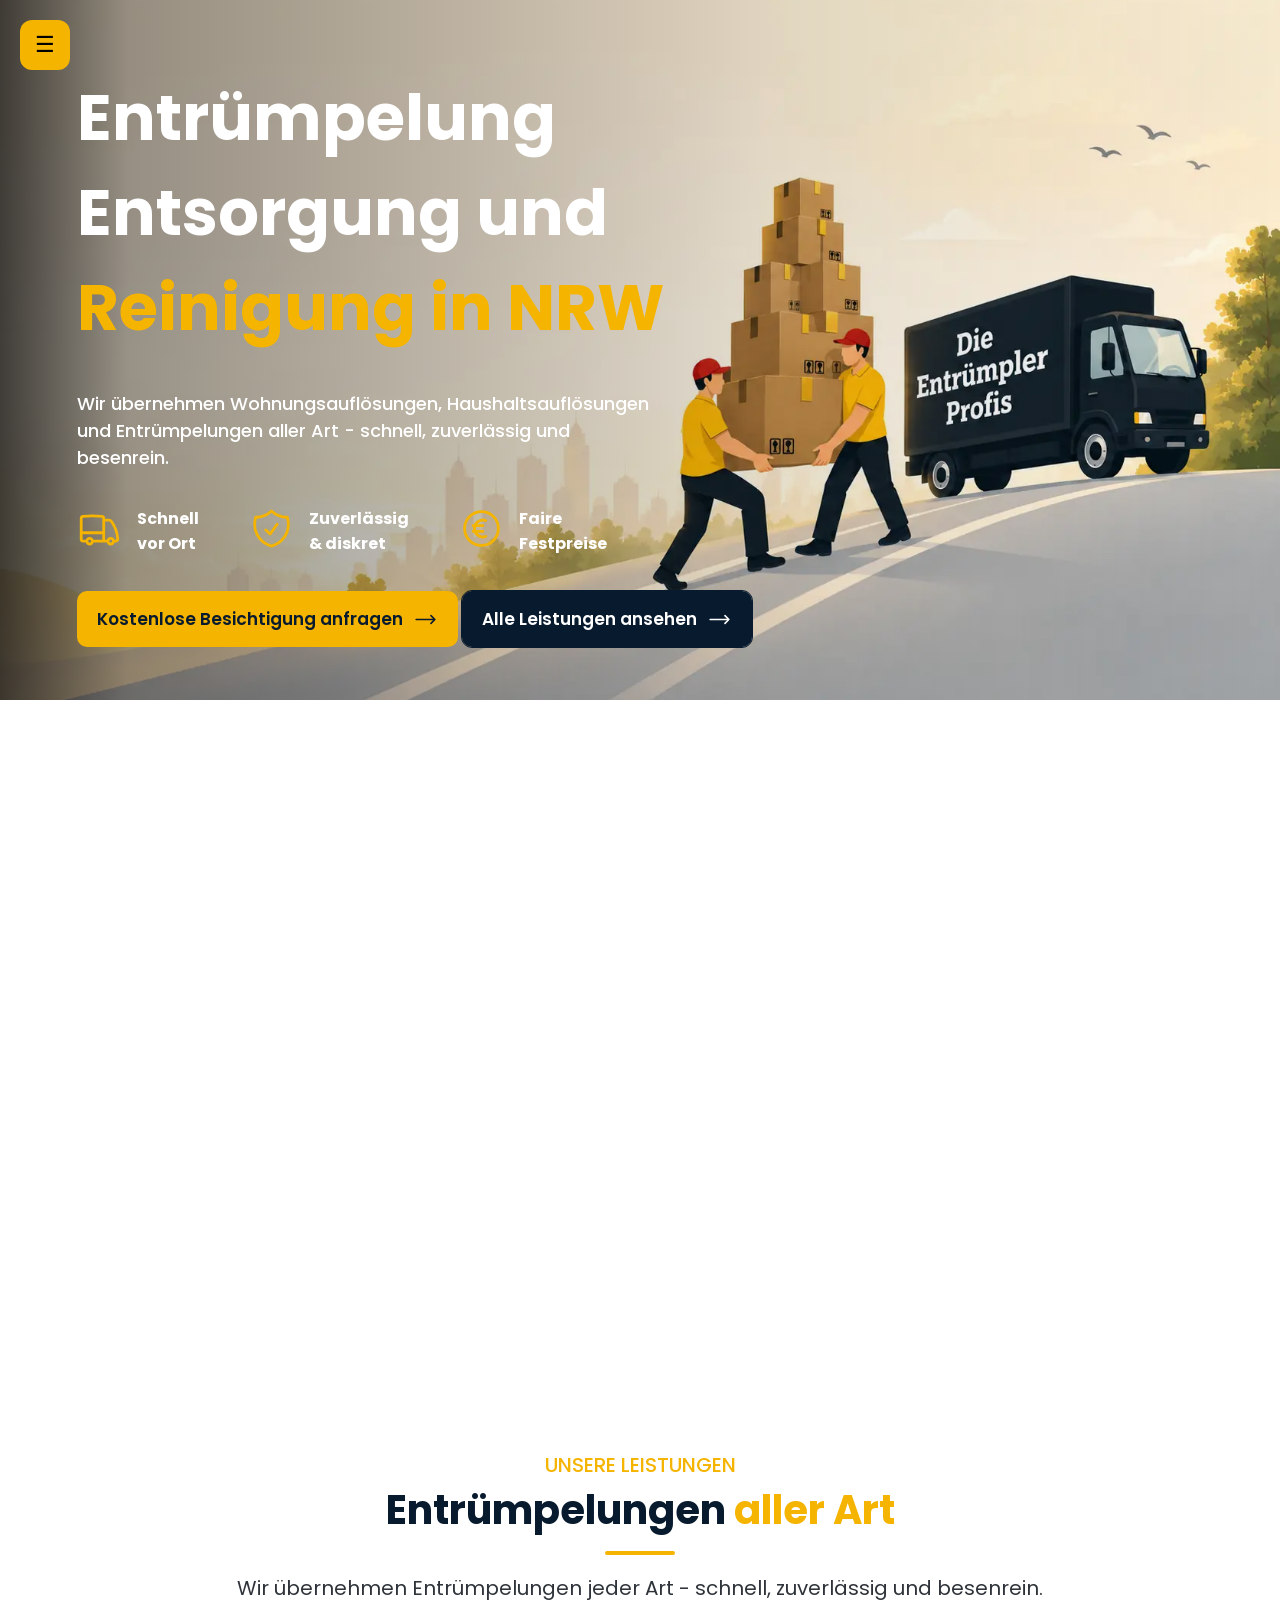
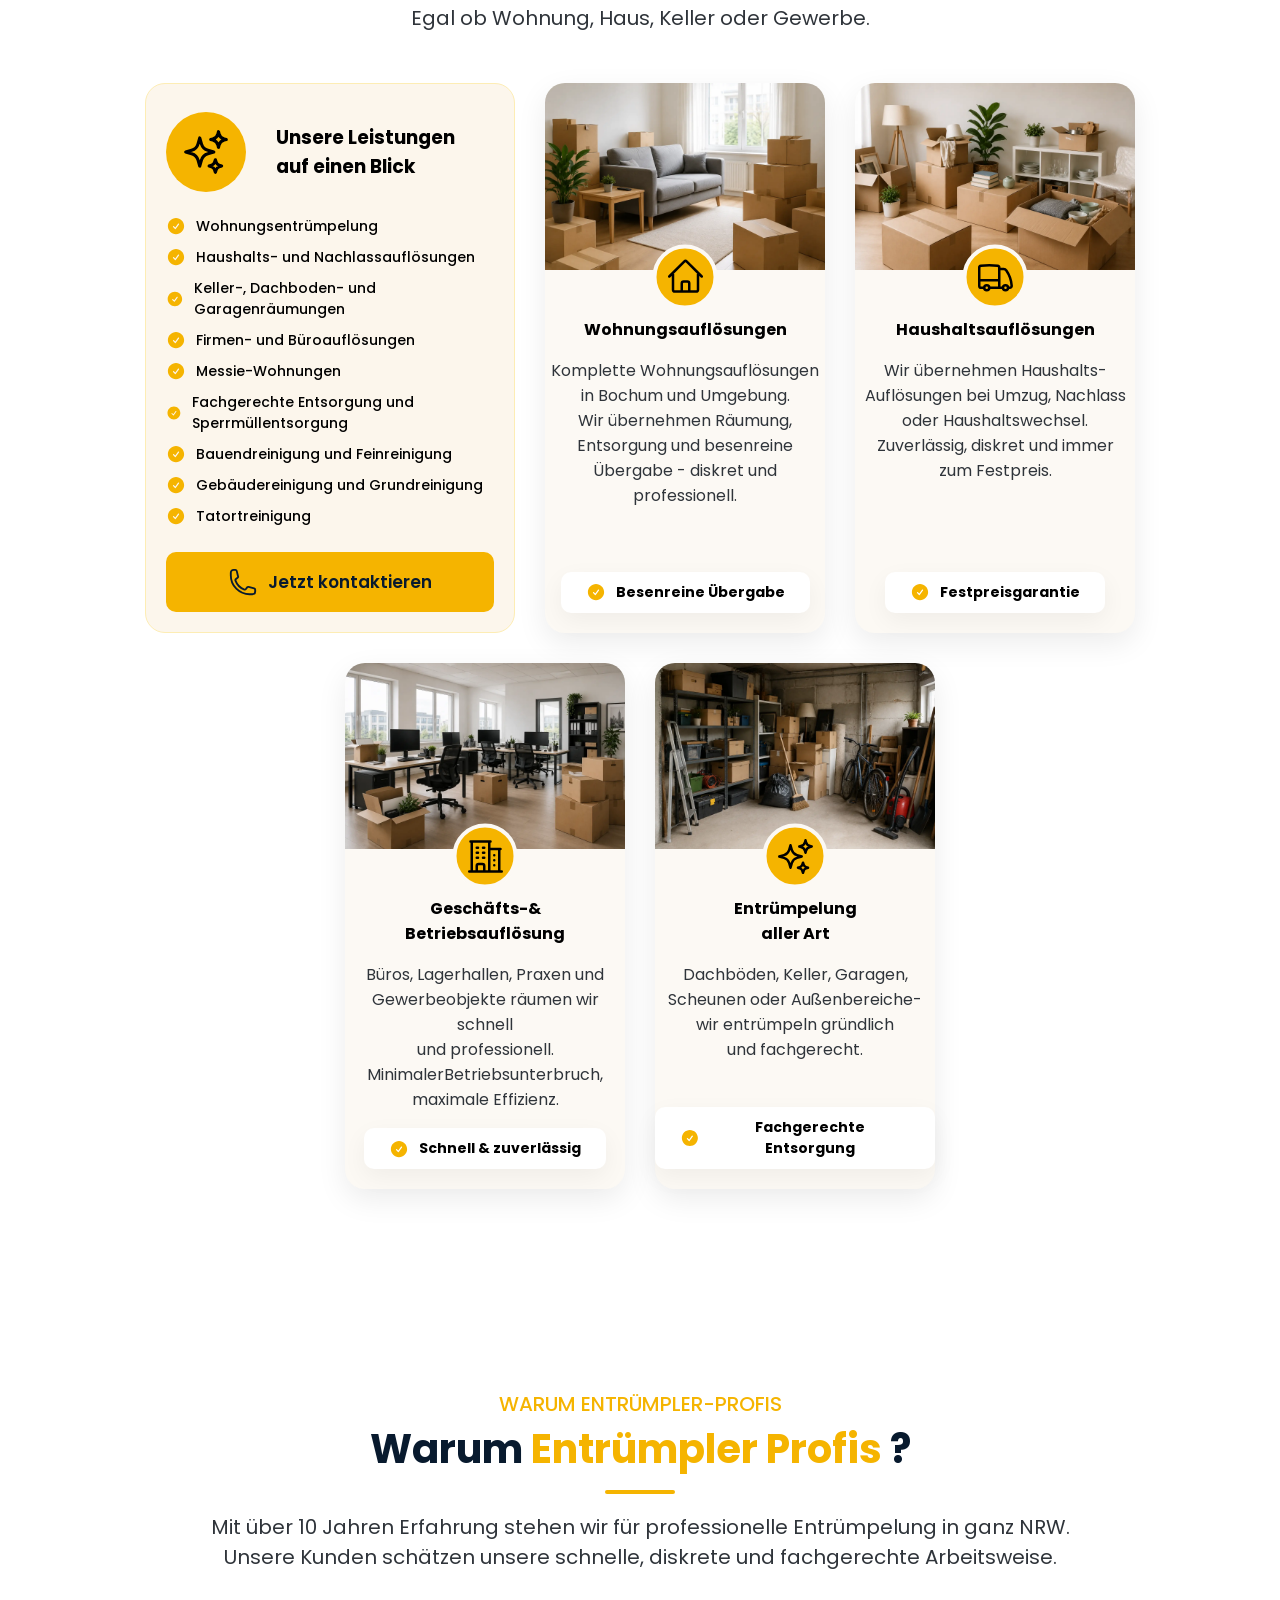
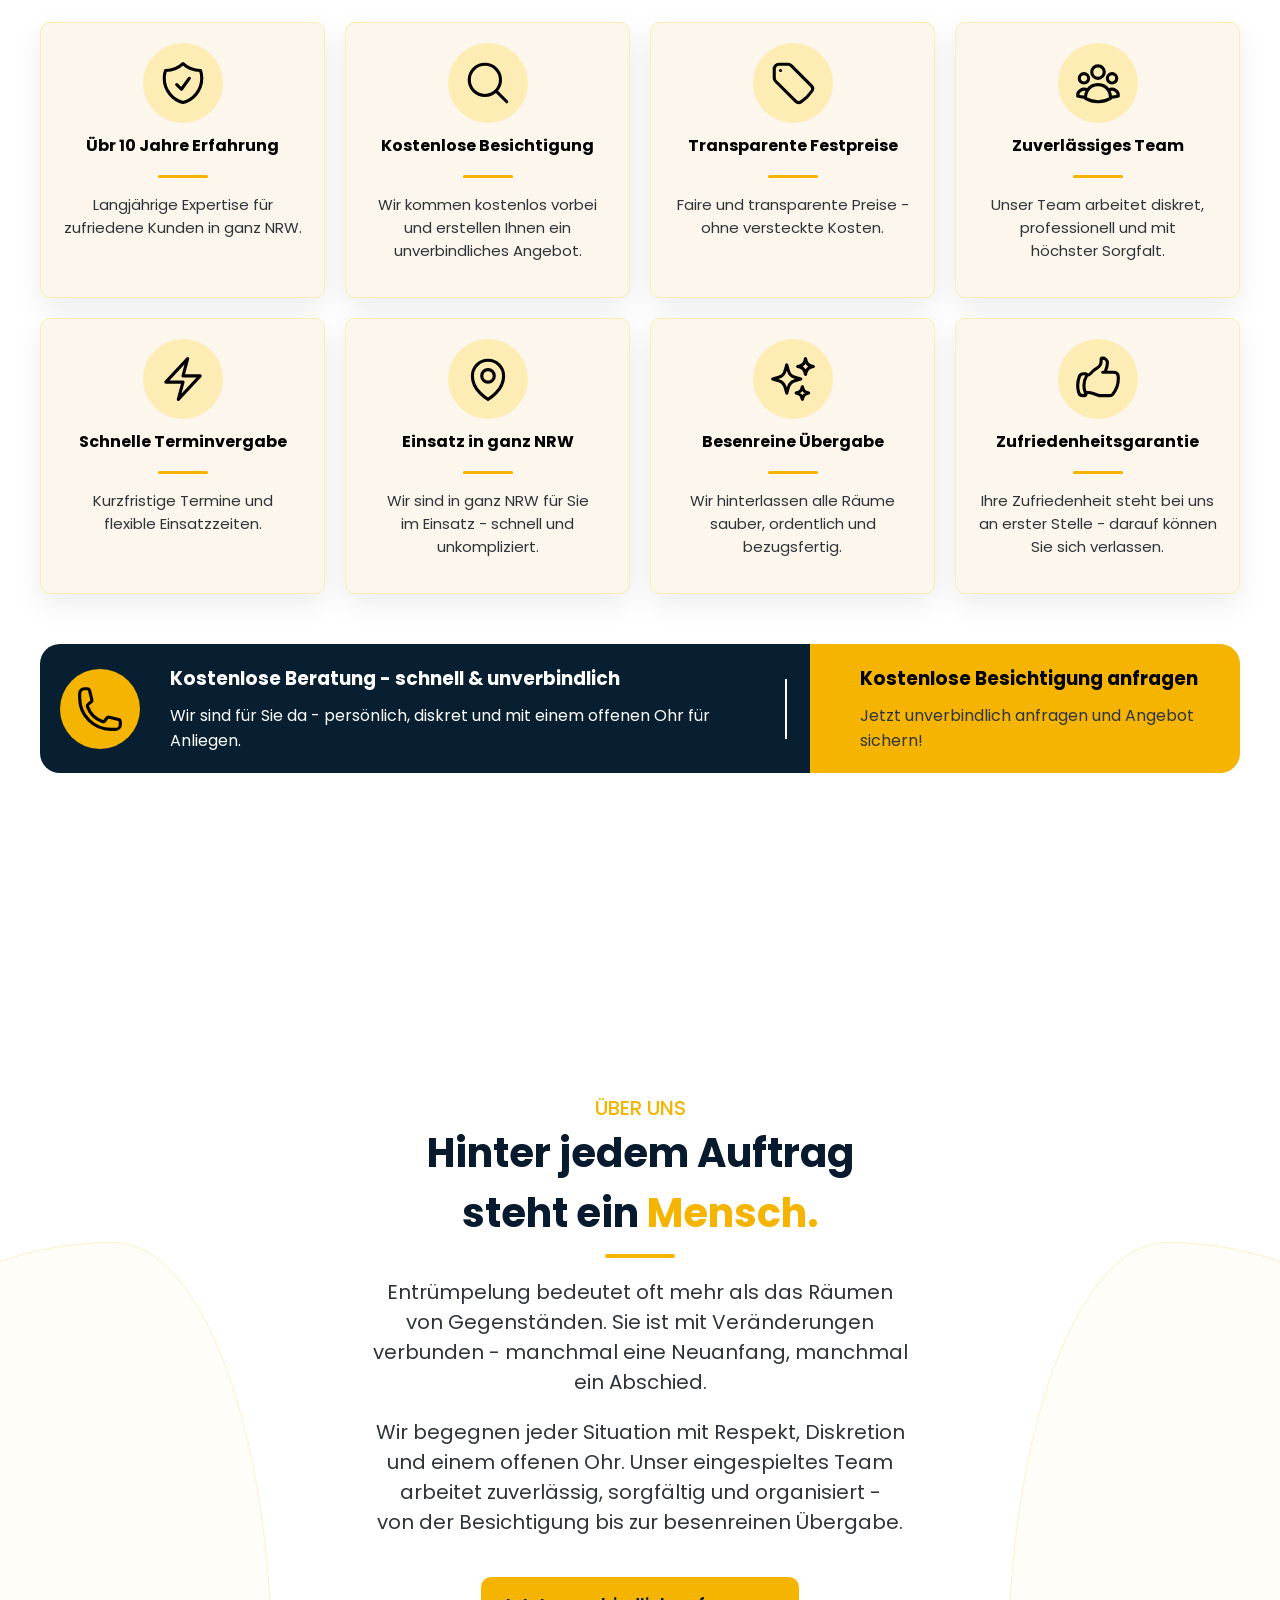
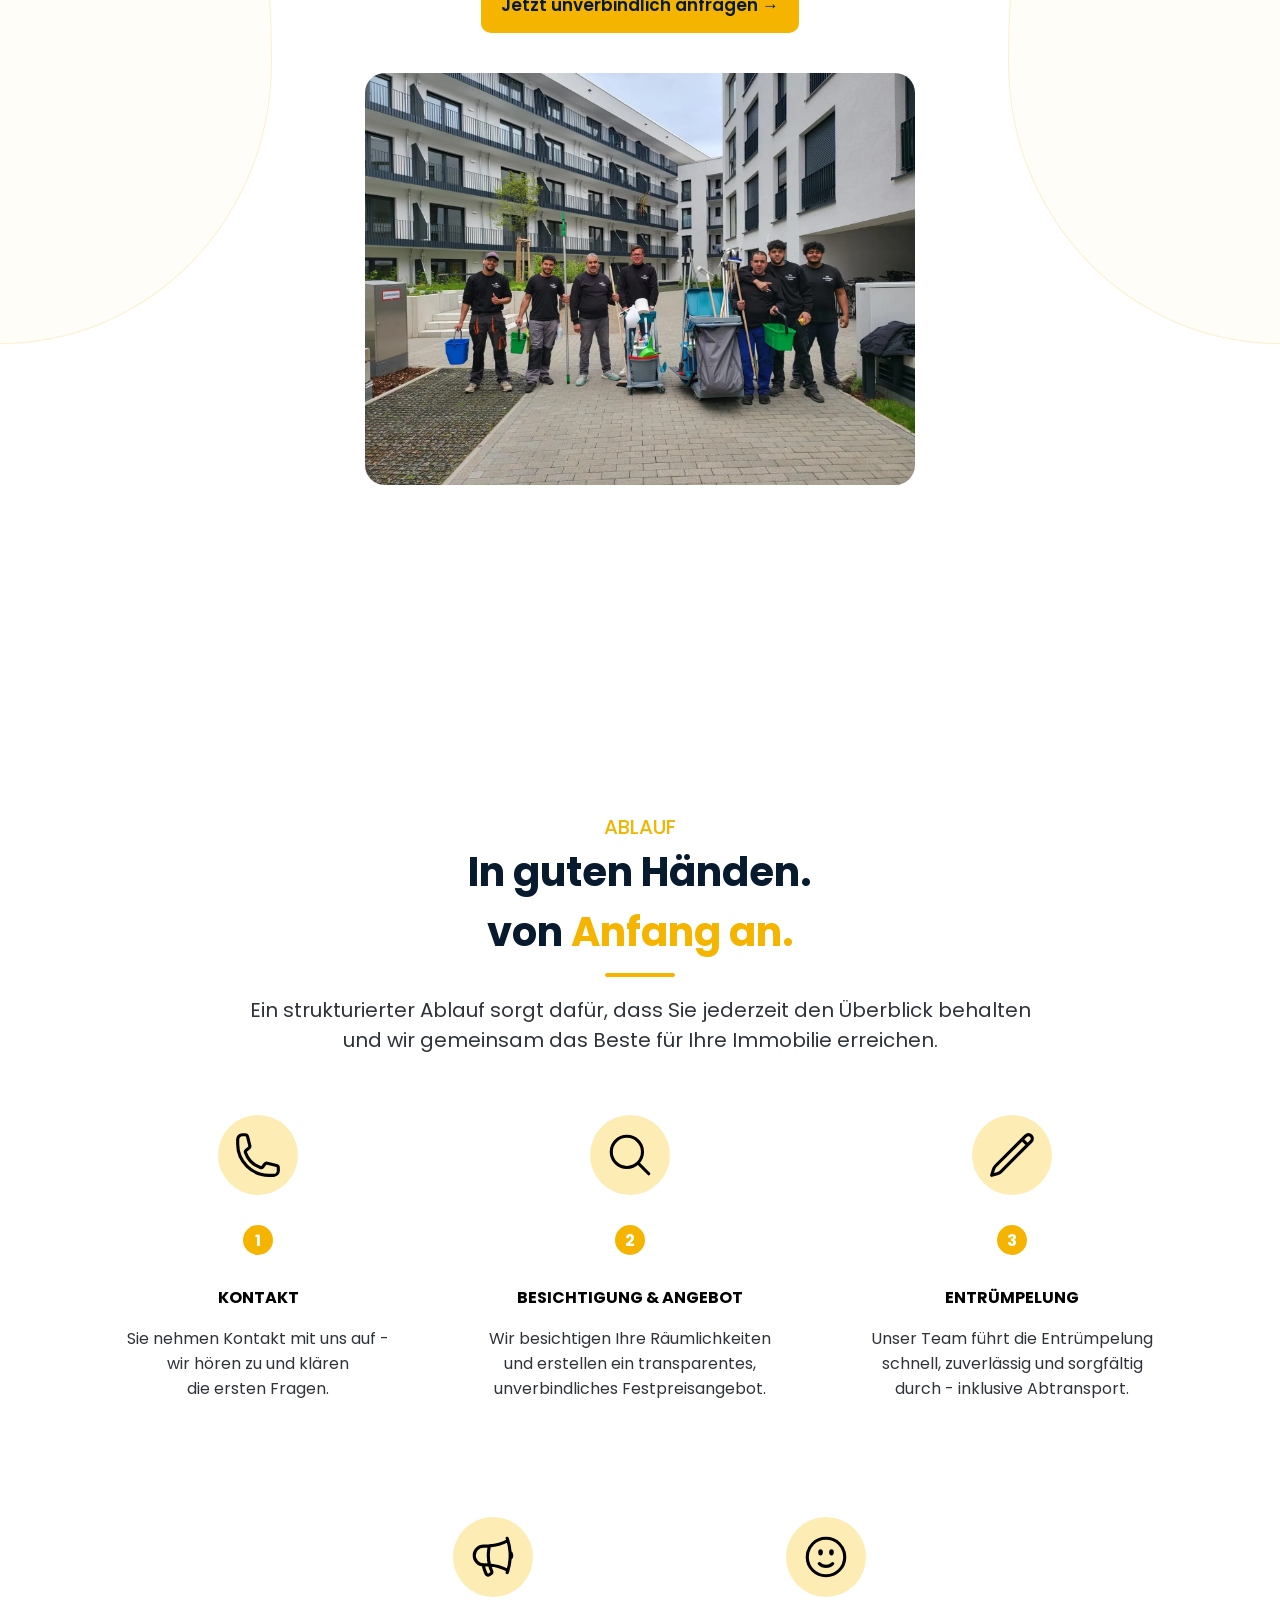
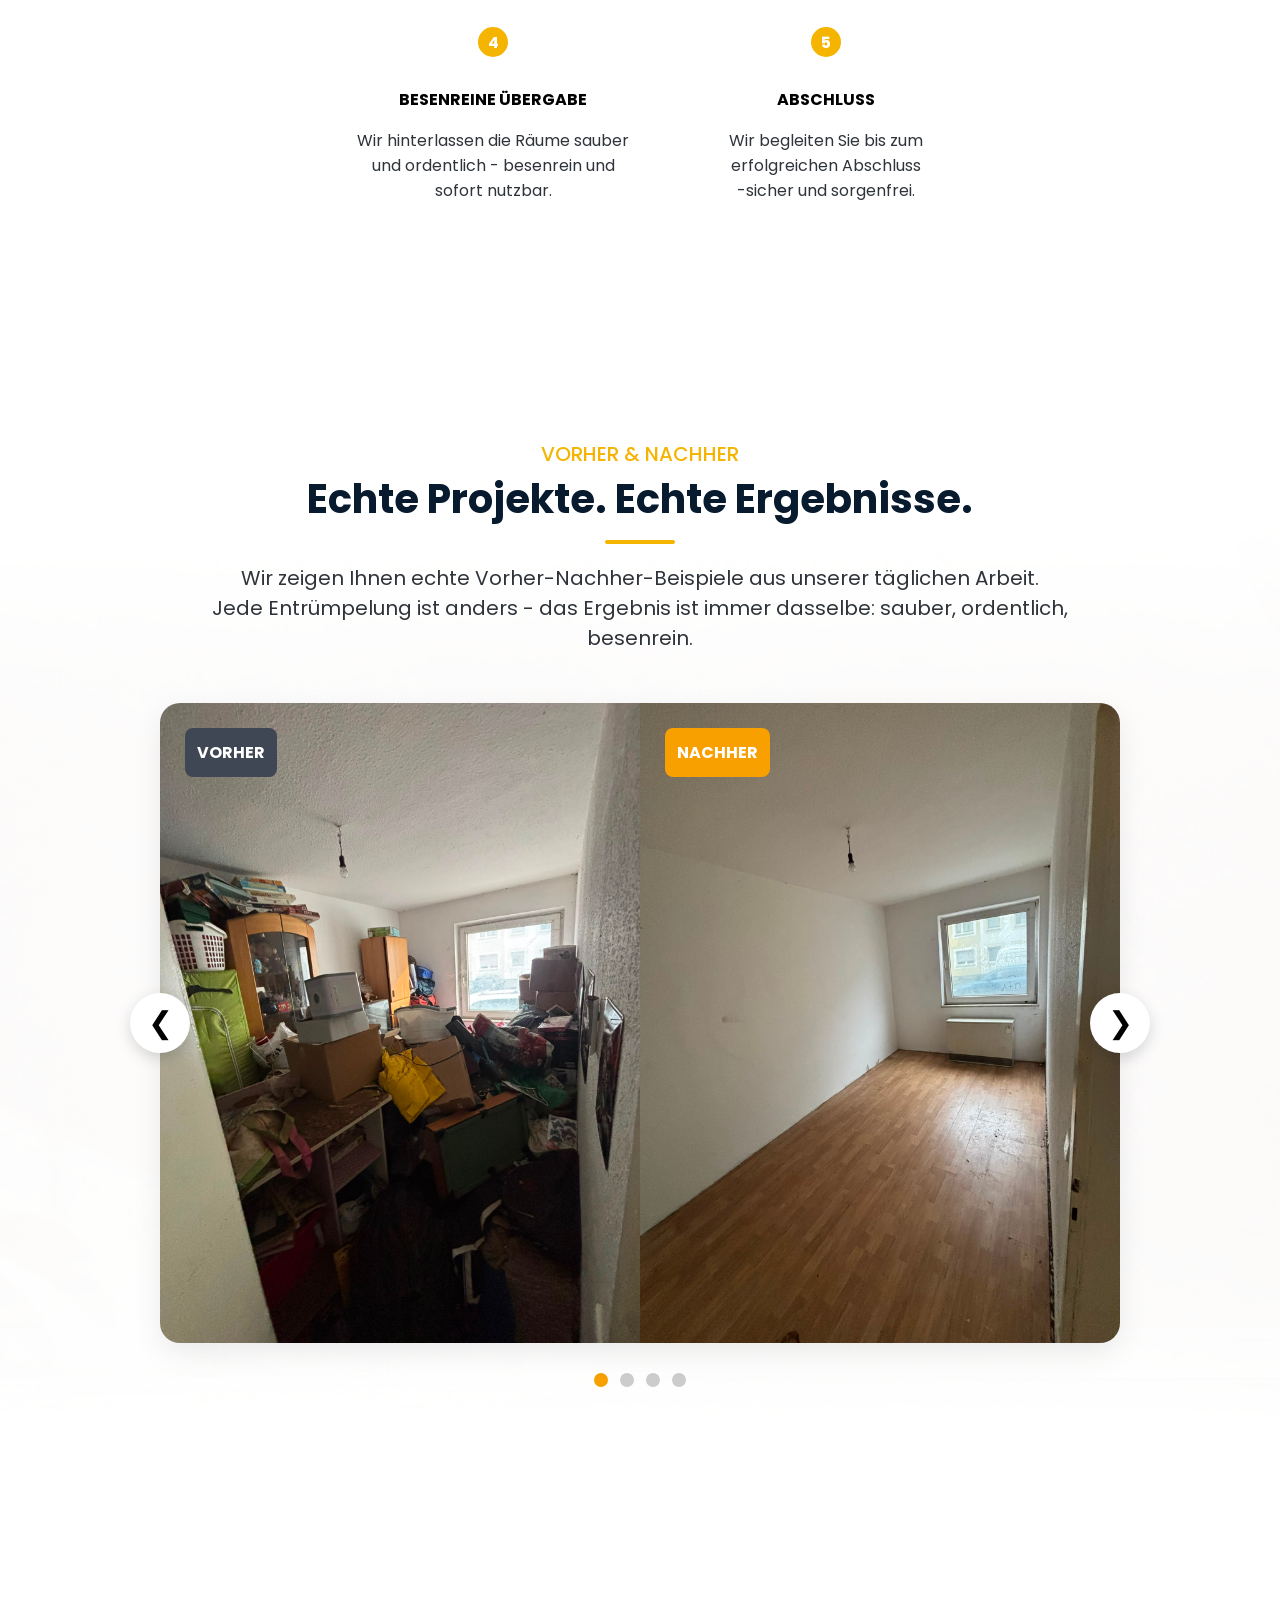
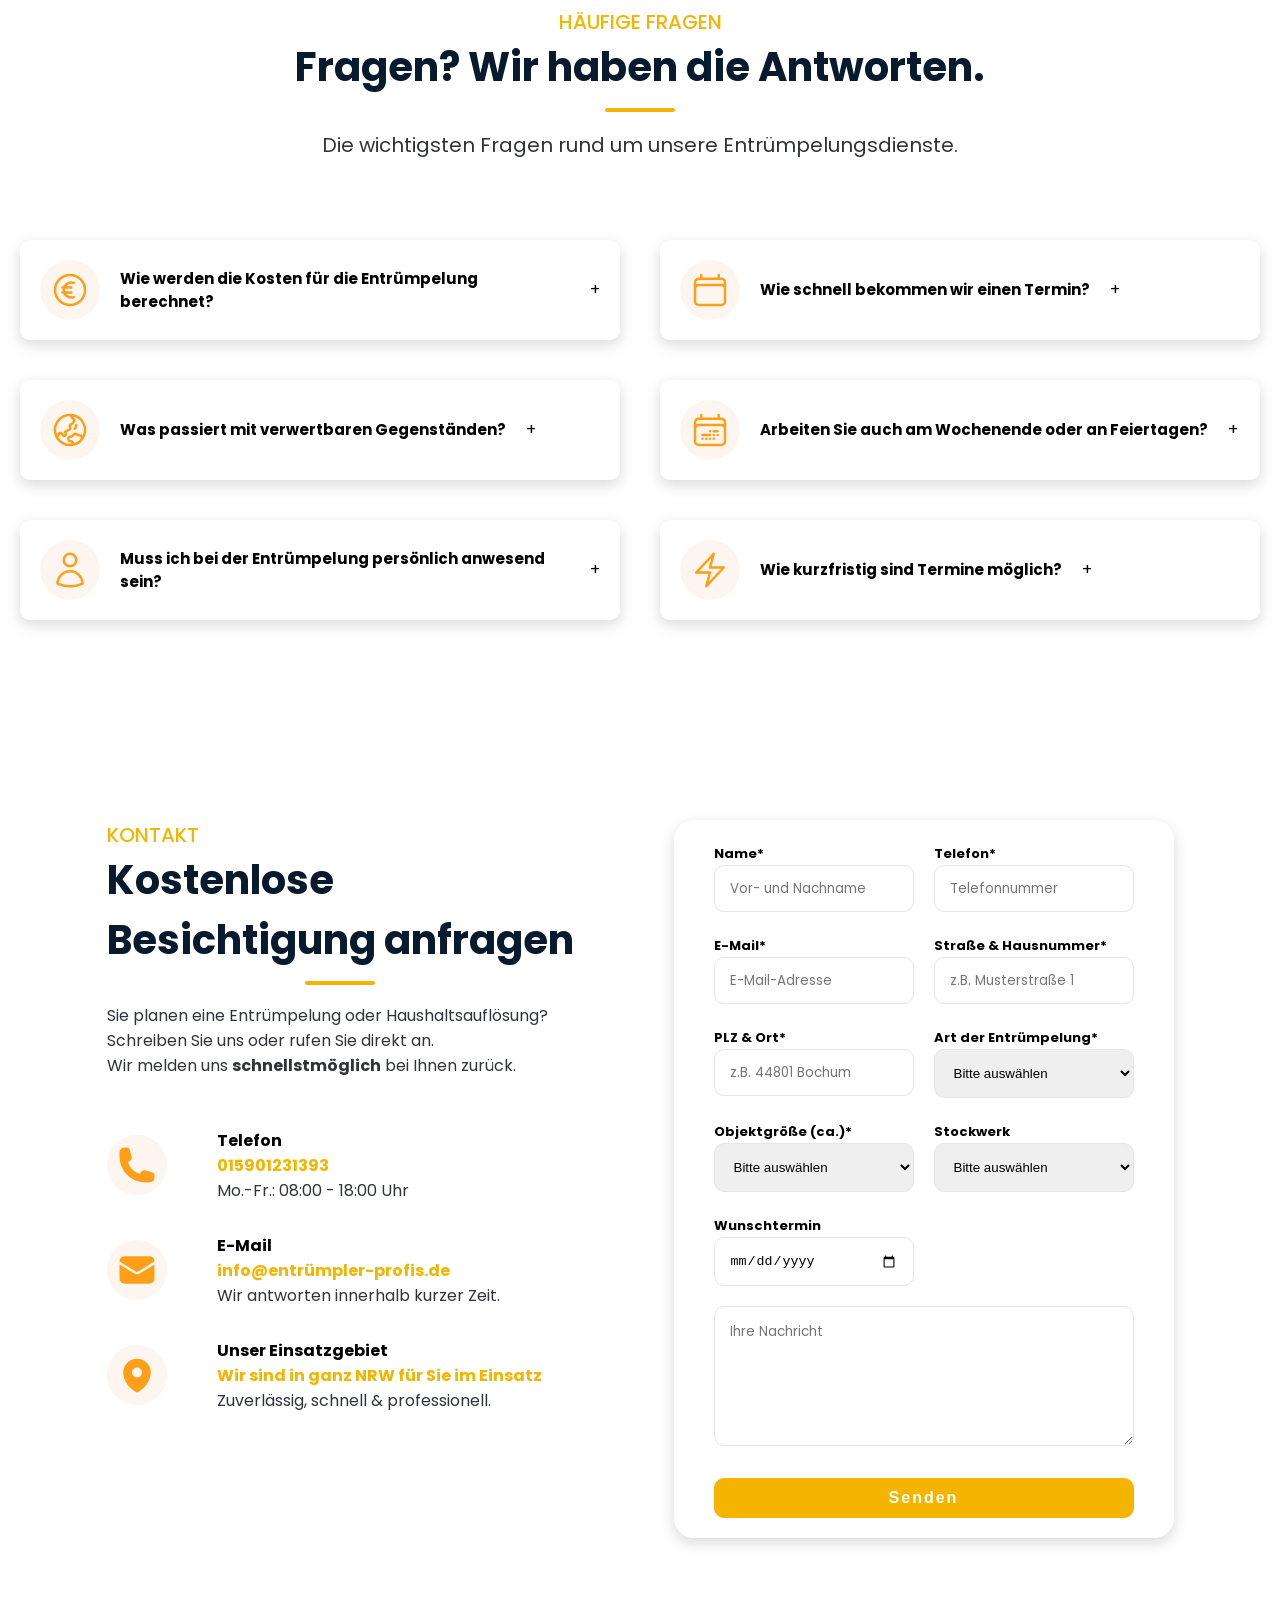
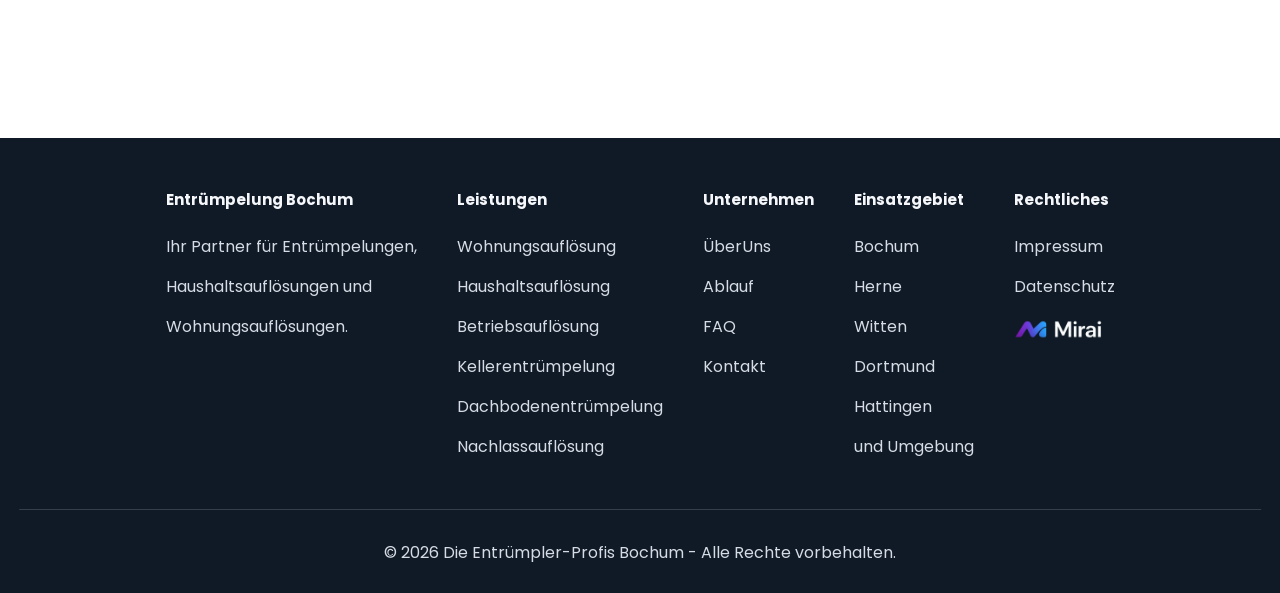
<file: Entr-mpler-/index.html>
<!DOCTYPE html>
<html lang="de">
<head>
    <meta charset="UTF-8">
    <meta name="viewport" content="width=device-width, initial-scale=1.0">
    <title>Entrümpler Profis | Wohnungsauflösung & Entrümpelung</title>
    <link href="style7.css" rel="stylesheet">
    <script src="https://www.google.com/recaptcha/api.js" async defer></script>
    <link rel="preconnect" href="https://fonts.googleapis.com">
    <link rel="preconnect" href="https://fonts.gstatic.com" crossorigin>
    <link rel="icon" href="webLogo.png" type="image/png">
    <meta name="description"
    content="Die Entrümpler Profis – Ihr Experte für Wohnungsauflösungen, Haushaltsauflösungen und Entrümpelungen aller Art. Schnell, zuverlässig, besenrein und zum fairen Festpreis. Kostenlose Besichtigung anfragen.">
    <link href="https://fonts.googleapis.com/css2?family=Poppins:ital,wght@0,100;0,200;0,300;0,400;0,500;0,600;0,700;0,800;0,900;1,100;1,200;1,300;1,400;1,500;1,600;1,700;1,800;1,900&display=swap" rel="stylesheet">
    <!-- Google tag (gtag.js) -->
<script async src="https://www.googletagmanager.com/gtag/js?id=AW-18545974689"></script>
<script>
  window.dataLayer = window.dataLayer || [];
  function gtag(){dataLayer.push(arguments);}
  gtag('js', new Date());

  gtag('config', 'AW-18545974689');
</script>
</head>
<body>
    <header>
            <button id="menu-btn">
                ☰
            </button>

            <nav id="mobile-menu">
                <a href="#leistungen">Leistungen</a>
                <a href="#WarumWir">Warum wir</a>
                <a href="#überUns">Über Uns</a>
                <a href="#Ablauf">Ablauf</a>
                <a href="#vorherNAchher">vorher-nachher</a>
                <a href="#fragen">Fragen</a>
                <a href="#Kontakt">Kontakt</a>
            </nav>
            <script>
                const button = document.getElementById("menu-btn");
                const menu = document.getElementById("mobile-menu");

                button.addEventListener("click", () => {

                    if(menu.style.display === "block"){

                        menu.style.display = "none";

                        button.style.borderBottomLeftRadius = "12px";
                        button.style.borderBottomRightRadius = "12px";

                    }else{

                        menu.style.display = "block";

                        button.style.borderBottomLeftRadius = "0px";
                        button.style.borderBottomRightRadius = "0px";

                        menu.style.borderTopLeftRadius = "0px";
                        menu.style.borderTopRightRadius = "0px";

                    }

                });
            </script>
        <!--<div class="navContainer">
            <nav>
                <a href="#leistungen" class="navLinks">Leistungen</a>
                <a href="#WarumWir">Warum wir</a>
                <a href="#überUns">Über Uns</a>
                <a href="#Ablauf">Ablauf</a>
                <a href="#vorherNAchher">vorher-nachher</a>
                <a href="#fragen">Fragen</a>
                <a href="#Kontakt" class="yellowBtn">
                <svg xmlns="http://www.w3.org/2000/svg" fill="none" viewBox="0 0 24 24" stroke-width="1.5" stroke="currentColor" class="btnIcon phoneIcon">
                <path stroke-linecap="round" stroke-linejoin="round" d="M2.25 6.75c0 8.284 6.716 15 15 15h2.25a2.25 2.25 0 0 0 2.25-2.25v-1.372c0-.516-.351-.966-.852-1.091l-4.423-1.106c-.44-.11-.902.055-1.173.417l-.97 1.293c-.282.376-.769.542-1.21.38a12.035 12.035 0 0 1-7.143-7.143c-.162-.441.004-.928.38-1.21l1.293-.97c.363-.271.527-.734.417-1.173L6.963 3.102a1.125 1.125 0 0 0-1.091-.852H4.5A2.25 2.25 0 0 0 2.25 4.5v2.25Z" />
                </svg>
                    Kontakt</a>
            </nav>
        </div>
        <nav class="mainNav">
            <img src="navImg.webp" alt="nav Img" class="nav_img">
            <div>
                <a href="">Leistungen</a>
                <a href="">Warum wir</a>
                <a href="">Über uns</a>
                <a href="">Ablauf</a>
                <a href="">Vorher-Nachher</a>
                <a href="">Fragen</a>
            </div>
            <div>
                <a href="" class="yellowBtn" id="nav_kont">
                    <svg xmlns="http://www.w3.org/2000/svg" viewBox="0 0 24 24" fill="currentColor" class="btnIcon phoneIcon">
                    <path fill-rule="evenodd" d="M1.5 4.5a3 3 0 0 1 3-3h1.372c.86 0 1.61.586 1.819 1.42l1.105 4.423a1.875 1.875 0 0 1-.694 1.955l-1.293.97c-.135.101-.164.249-.126.352a11.285 11.285 0 0 0 6.697 6.697c.103.038.25.009.352-.126l.97-1.293a1.875 1.875 0 0 1 1.955-.694l4.423 1.105c.834.209 1.42.959 1.42 1.82V19.5a3 3 0 0 1-3 3h-2.25C8.552 22.5 1.5 15.448 1.5 6.75V4.5Z" clip-rule="evenodd" />
                    </svg>
                    Kontakt
                </a>
            </div>
        </nav>
        <div class="Hero-Layout">
            <div class="HeroLeft">
                <div>
                    <h1 id="hero-h1">Entrümpelung<br>Entsorgung und<br><strong class="markd">Reinigung in <span id="stadt">NRW.</span></strong></h1>
                    <p class="Hero-slogan">Wir übernehmen Wohnungsauflösungen, Haushaltsauflösungen<br> und Entrümpelungen aller Art - schnell, zuverlässig und<br> besenrein.</p>
                </div>
                <script>
                    fetch("https://ipapi.co/json/")
                    .then(response => response.json())
                    .then(data =>{
                        const stadt = data.city;
                        document.getElementById("stadt").textContent = data.city;
                        if(stadt === "Frankfurt am Main"){
                            document.getElementById("stadt").textContent = "Frankfurt";
                        }
                    })
                    .catch(()=>{
                        document.getElementById("stadt").textContent = "NRW";
                    });
                </script>
                <div>
                    <ul>
                        <li class="Hero-List">
                            <div class="SmallIconWrapper">
                                <svg xmlns="http://www.w3.org/2000/svg" fill="none" viewBox="0 0 24 24" stroke-width="1.5" stroke="currentColor" class="Icons-Small">
                                <path stroke-linecap="round" stroke-linejoin="round" d="M9 12.75 11.25 15 15 9.75m-3-7.036A11.959 11.959 0 0 1 3.598 6 11.99 11.99 0 0 0 3 9.749c0 5.592 3.824 10.29 9 11.623 5.176-1.332 9-6.03 9-11.622 0-1.31-.21-2.571-.598-3.751h-.152c-3.196 0-6.1-1.248-8.25-3.285Z" />
                                </svg>
                            </div>
                            Kostenlose Besichtigung</li>
                        <li class="Hero-List">
                            <div class="SmallIconWrapper">
                                <svg xmlns="http://www.w3.org/2000/svg" fill="none" viewBox="0 0 24 24" stroke-width="1.5" stroke="currentColor" class="Icons-Small">
                                <path stroke-linecap="round" stroke-linejoin="round" d="M9.568 3H5.25A2.25 2.25 0 0 0 3 5.25v4.318c0 .597.237 1.17.659 1.591l9.581 9.581c.699.699 1.78.872 2.607.33a18.095 18.095 0 0 0 5.223-5.223c.542-.827.369-1.908-.33-2.607L11.16 3.66A2.25 2.25 0 0 0 9.568 3Z" />
                                <path stroke-linecap="round" stroke-linejoin="round" d="M6 6h.008v.008H6V6Z" />
                                </svg>
                            </div>
                            Festpreise ohne versteckte Kosten</li>
                        <li class="Hero-List">
                            <div class="SmallIconWrapper">
                                <svg xmlns="http://www.w3.org/2000/svg" fill="none" viewBox="0 0 24 24" stroke-width="1.5" stroke="currentColor" class="Icons-Small">
                                <path stroke-linecap="round" stroke-linejoin="round" d="M11.48 3.499a.562.562 0 0 1 1.04 0l2.125 5.111a.563.563 0 0 0 .475.345l5.518.442c.499.04.701.663.321.988l-4.204 3.602a.563.563 0 0 0-.182.557l1.285 5.385a.562.562 0 0 1-.84.61l-4.725-2.885a.562.562 0 0 0-.586 0L6.982 20.54a.562.562 0 0 1-.84-.61l1.285-5.386a.562.562 0 0 0-.182-.557l-4.204-3.602a.562.562 0 0 1 .321-.988l5.518-.442a.563.563 0 0 0 .475-.345L11.48 3.5Z" />
                                </svg>
                            </div>
                            Besenreine Übergabe</li>
                    </ul>  
                </div>
                <div class="HeroBtns">
                    <a href="#Kontakt" class="yellowBtn"><svg xmlns="http://www.w3.org/2000/svg" fill="none" viewBox="0 0 24 24" stroke-width="1.5" stroke="currentColor" class="btnIcon">
                    <path stroke-linecap="round" stroke-linejoin="round" d="M6.75 3v2.25M17.25 3v2.25M3 18.75V7.5a2.25 2.25 0 0 1 2.25-2.25h13.5A2.25 2.25 0 0 1 21 7.5v11.25m-18 0A2.25 2.25 0 0 0 5.25 21h13.5A2.25 2.25 0 0 0 21 18.75m-18 0v-7.5A2.25 2.25 0 0 1 5.25 9h13.5A2.25 2.25 0 0 1 21 11.25v7.5" />
                    </svg>
                    Kostenlose Besichtigung</a>
                    <a href="tel:015901231393" class="whiteBtn"><svg xmlns="http://www.w3.org/2000/svg" fill="none" viewBox="0 0 24 24" stroke-width="1.5" stroke="currentColor" class="btnIcon phoneIcon">
                    <path stroke-linecap="round" stroke-linejoin="round" d="M2.25 6.75c0 8.284 6.716 15 15 15h2.25a2.25 2.25 0 0 0 2.25-2.25v-1.372c0-.516-.351-.966-.852-1.091l-4.423-1.106c-.44-.11-.902.055-1.173.417l-.97 1.293c-.282.376-.769.542-1.21.38a12.035 12.035 0 0 1-7.143-7.143c-.162-.441.004-.928.38-1.21l1.293-.97c.363-.271.527-.734.417-1.173L6.963 3.102a1.125 1.125 0 0 0-1.091-.852H4.5A2.25 2.25 0 0 0 2.25 4.5v2.25Z" />
                    </svg>
                    Jetzt Anrufen</a>
                </div>
            </div>
        </div>-->
        <nav class="mainNav">
            <img src="navImg.webp" alt="nav Img" class="nav_img">
            <div>
                <a href="#leistungen">Leistungen</a>
                <a href="#WarumWir">Warum wir</a>
                <a href="#überUns">Über uns</a>
                <a href="#Ablauf">Ablauf</a>
                <a href="#vorherNAchher">Vorher-Nachher</a>
                <a href="#fragen">Fragen</a>
            </div>
            <div>
                <a href="#Kontakt" class="yellowBtn" id="nav_kont">
                    <svg xmlns="http://www.w3.org/2000/svg" viewBox="0 0 24 24" fill="currentColor" class="btnIcon phoneIcon">
                    <path fill-rule="evenodd" d="M1.5 4.5a3 3 0 0 1 3-3h1.372c.86 0 1.61.586 1.819 1.42l1.105 4.423a1.875 1.875 0 0 1-.694 1.955l-1.293.97c-.135.101-.164.249-.126.352a11.285 11.285 0 0 0 6.697 6.697c.103.038.25.009.352-.126l.97-1.293a1.875 1.875 0 0 1 1.955-.694l4.423 1.105c.834.209 1.42.959 1.42 1.82V19.5a3 3 0 0 1-3 3h-2.25C8.552 22.5 1.5 15.448 1.5 6.75V4.5Z" clip-rule="evenodd" />
                    </svg>
                    Kontakt
                </a>
            </div>
        </nav>
        <div class="Hero">
            <div class="hero_img_box">
                <img src="Hero.webp" alt="Bochum Wahrzeichen" class="Hero_img">
                <div class="Hero_content HeroLeft">
                    <h1 id="hero-h1">Entrümpelung<br>Entsorgung und<br><strong class="markd">Reinigung in <span id="stadt">NRW.</span></strong></h1>
                    <p class="Hero-slogan">Wir übernehmen Wohnungsauflösungen, Haushaltsauflösungen<br> und Entrümpelungen aller Art - schnell, zuverlässig und<br> besenrein.</p>
                    <div class="hero_service">
                        <div class="hero_serv_card">
                            <svg xmlns="http://www.w3.org/2000/svg" fill="none" viewBox="0 0 24 24" stroke-width="1.5" stroke="currentColor" class="Yellow_icons Hero_icons">
                            <path stroke-linecap="round" stroke-linejoin="round" d="M8.25 18.75a1.5 1.5 0 0 1-3 0m3 0a1.5 1.5 0 0 0-3 0m3 0h6m-9 0H3.375a1.125 1.125 0 0 1-1.125-1.125V14.25m17.25 4.5a1.5 1.5 0 0 1-3 0m3 0a1.5 1.5 0 0 0-3 0m3 0h1.125c.621 0 1.129-.504 1.09-1.124a17.902 17.902 0 0 0-3.213-9.193 2.056 2.056 0 0 0-1.58-.86H14.25M16.5 18.75h-2.25m0-11.177v-.958c0-.568-.422-1.048-.987-1.106a48.554 48.554 0 0 0-10.026 0 1.106 1.106 0 0 0-.987 1.106v7.635m12-6.677v6.677m0 4.5v-4.5m0 0h-12" />
                            </svg>
                            <strong class="Lesitung_">Schnell<br>vor Ort</strong>
                        </div>
                        <div class="hero_serv_card">
                            <svg xmlns="http://www.w3.org/2000/svg" fill="none" viewBox="0 0 24 24" stroke-width="1.5" stroke="currentColor" class="Yellow_icons Hero_icons">
                            <path stroke-linecap="round" stroke-linejoin="round" d="M9 12.75 11.25 15 15 9.75m-3-7.036A11.959 11.959 0 0 1 3.598 6 11.99 11.99 0 0 0 3 9.749c0 5.592 3.824 10.29 9 11.623 5.176-1.332 9-6.03 9-11.622 0-1.31-.21-2.571-.598-3.751h-.152c-3.196 0-6.1-1.248-8.25-3.285Z" />
                            </svg>
                            <strong class="Lesitung_">Zuverlässig<br>& diskret</strong>
                        </div>
                        <div class="hero_serv_card">
                           <svg xmlns="http://www.w3.org/2000/svg" fill="none" viewBox="0 0 24 24" stroke-width="1.5" stroke="currentColor" class="Yellow_icons Hero_icons">
                            <path stroke-linecap="round" stroke-linejoin="round" d="M14.25 7.756a4.5 4.5 0 1 0 0 8.488M7.5 10.5h5.25m-5.25 3h5.25M21 12a9 9 0 1 1-18 0 9 9 0 0 1 18 0Z" />
                            </svg>
                            <strong class="Lesitung_">Faire<br>Festpreise</strong>
                        </div>
                    </div>
                    <div class="btns">
                        <a href="index.html#Kontakt" class="yellowBtn">
                            Kostenlose Besichtigung anfragen <svg xmlns="http://www.w3.org/2000/svg" fill="none" viewBox="0 0 24 24" stroke-width="1.5" stroke="currentColor" class="small_icon">
                            <path stroke-linecap="round" stroke-linejoin="round" d="M17.25 8.25 21 12m0 0-3.75 3.75M21 12H3" />
                            </svg>
                        </a>
                        <a href="index.html#leistungen" class="yellowBtn whiteBtn">
                            Alle Leistungen ansehen<svg xmlns="http://www.w3.org/2000/svg" fill="none" viewBox="0 0 24 24" stroke-width="1.5" stroke="currentColor" class="small_icon">
                            <path stroke-linecap="round" stroke-linejoin="round" d="M17.25 8.25 21 12m0 0-3.75 3.75M21 12H3" />
                            </svg>
                        </a>
                    </div>
                </div>
                </div>
                <script>
                    fetch("https://ipapi.co/json/")
                    .then(response => response.json())
                    .then(data =>{
                        const stadt = data.city;
                        document.getElementById("stadt").textContent = data.city;
                        if(stadt === "Frankfurt am Main"){
                            document.getElementById("stadt").textContent = "Frankfurt";
                        }
                    })
                    .catch(()=>{
                        document.getElementById("stadt").textContent = "NRW";
                    });
                </script>                    </div>
            </div>
        </div>     
    </header>
    <div class="videoBox">
<iframe class="Video" width="560" height="500" src="https://app.heygen.com/embeds/4f03f9517da345a6a564c106bb6b964a" title="Check out a new AI Video I just made!" frameborder="0" allow="encrypted-media; fullscreen;" allowfullscreen></iframe>    </div>
    <div class="ServiceLayoutForHero">
        <div class="Hero-ServiceLayout">
            <div class="HeroCards afterCard">
                <div class="HeroCardIconWrapper">
                    <svg xmlns="http://www.w3.org/2000/svg" fill="none" viewBox="0 0 24 24" stroke-width="1.5" stroke="currentColor" class="big-Icons">
                    <path stroke-linecap="round" stroke-linejoin="round" d="m2.25 12 8.954-8.955c.44-.439 1.152-.439 1.591 0L21.75 12M4.5 9.75v10.125c0 .621.504 1.125 1.125 1.125H9.75v-4.875c0-.621.504-1.125 1.125-1.125h2.25c.621 0 1.125.504 1.125 1.125V21h4.125c.621 0 1.125-.504 1.125-1.125V9.75M8.25 21h8.25" />
                    </svg>
                </div>
                <div>
                    <strong>Wohnungsauflösungen</strong>
                    <p>Komplette Auflösungen von <br>Wohnungen - diskret und<br> professionell.</p>
                </div>
            </div>
            <div class="HeroCards afterCard">
                <div class="HeroCardIconWrapper">
                    <svg xmlns="http://www.w3.org/2000/svg" fill="none" viewBox="0 0 24 24" stroke-width="1.5" stroke="currentColor" class="big-Icons">
                    <path stroke-linecap="round" stroke-linejoin="round" d="M8.25 18.75a1.5 1.5 0 0 1-3 0m3 0a1.5 1.5 0 0 0-3 0m3 0h6m-9 0H3.375a1.125 1.125 0 0 1-1.125-1.125V14.25m17.25 4.5a1.5 1.5 0 0 1-3 0m3 0a1.5 1.5 0 0 0-3 0m3 0h1.125c.621 0 1.129-.504 1.09-1.124a17.902 17.902 0 0 0-3.213-9.193 2.056 2.056 0 0 0-1.58-.86H14.25M16.5 18.75h-2.25m0-11.177v-.958c0-.568-.422-1.048-.987-1.106a48.554 48.554 0 0 0-10.026 0 1.106 1.106 0 0 0-.987 1.106v7.635m12-6.677v6.677m0 4.5v-4.5m0 0h-12" />
                    </svg>
                </div>
                <div>
                    <strong>Haushaltsauflösungen</strong>
                    <p>Wir übernehmen Haushalts-<br>auflösungen bei Umzug,<br> Nachlass oder Haushaltswechsel.</p>
                </div>
            </div>
            <div class="HeroCards afterCard">
                <div class="HeroCardIconWrapper">
                    <svg xmlns="http://www.w3.org/2000/svg" fill="none" viewBox="0 0 24 24" stroke-width="1.5" stroke="currentColor" class="big-Icons">
                    <path stroke-linecap="round" stroke-linejoin="round" d="M2.25 21h19.5m-18-18v18m10.5-18v18m6-13.5V21M6.75 6.75h.75m-.75 3h.75m-.75 3h.75m3-6h.75m-.75 3h.75m-.75 3h.75M6.75 21v-3.375c0-.621.504-1.125 1.125-1.125h2.25c.621 0 1.125.504 1.125 1.125V21M3 3h12m-.75 4.5H21m-3.75 3.75h.008v.008h-.008v-.008Zm0 3h.008v.008h-.008v-.008Zm0 3h.008v.008h-.008v-.008Z" />
                    </svg>
                </div>
                <div>
                    <strong>Geschäfts- &<br>Betriebsauflösungen</strong>
                    <p>Büros, Lagerhallen, Praxen und<br>Gewerbeobjekte - schnell und zuverlässig.</p>
                </div>
            </div>
            <div class="HeroCards">
                <div class="HeroCardIconWrapper">
                    <svg xmlns="http://www.w3.org/2000/svg" fill="none" viewBox="0 0 24 24" stroke-width="1.5" stroke="currentColor" class="big-Icons">
                    <path stroke-linecap="round" stroke-linejoin="round" d="M9.813 15.904 9 18.75l-.813-2.846a4.5 4.5 0 0 0-3.09-3.09L2.25 12l2.846-.813a4.5 4.5 0 0 0 3.09-3.09L9 5.25l.813 2.846a4.5 4.5 0 0 0 3.09 3.09L15.75 12l-2.846.813a4.5 4.5 0 0 0-3.09 3.09ZM18.259 8.715 18 9.75l-.259-1.035a3.375 3.375 0 0 0-2.455-2.456L14.25 6l1.036-.259a3.375 3.375 0 0 0 2.455-2.456L18 2.25l.259 1.035a3.375 3.375 0 0 0 2.456 2.456L21.75 6l-1.035.259a3.375 3.375 0 0 0-2.456 2.456ZM16.894 20.567 16.5 21.75l-.394-1.183a2.25 2.25 0 0 0-1.423-1.423L13.5 18.75l1.183-.394a2.25 2.25 0 0 0 1.423-1.423l.394-1.183.394 1.183a2.25 2.25 0 0 0 1.423 1.423l1.183.394-1.183.394a2.25 2.25 0 0 0-1.423 1.423Z" />
                    </svg>
                </div>
                <div>
                    <strong>Entrümpelungen<br>aller Art</strong>
                    <p>Dachböden, Keller, Garagen,<br>Scheunen und mehr -<br>wir schaffen Platz.</p>
                </div>
            </div>
        </div>
    </div>
    <main>
        <div id="leistungen">
            <div class="SectionHead">
                <div>
                    <p class="SectionName">UNSERE LEISTUNGEN</p>
                    <h2 class="SectioneHeadline">Entrümpelungen <strong class="markd">aller Art</strong></h2>
                </div>
                <div>
                    <p class="SectionSlogan">Wir übernehmen Entrümpelungen jeder Art - schnell, zuverlässig und besenrein. <br>Egal ob Wohnung, Haus, Keller oder Gewerbe.</p>
                </div>
            </div>
            <div class="ServiceCardLayout">
                <div class="big_serviceCArd">
                    <div class="BigCard_Head">
                        <div class="AboutUSIconWrapper ablaufWrapperIcons BigCArd_IconWrapper">
                            <svg xmlns="http://www.w3.org/2000/svg" fill="none" viewBox="0 0 24 24" stroke-width="1.5" stroke="currentColor" class="big-Icons">
                            <path stroke-linecap="round" stroke-linejoin="round" d="M9.813 15.904 9 18.75l-.813-2.846a4.5 4.5 0 0 0-3.09-3.09L2.25 12l2.846-.813a4.5 4.5 0 0 0 3.09-3.09L9 5.25l.813 2.846a4.5 4.5 0 0 0 3.09 3.09L15.75 12l-2.846.813a4.5 4.5 0 0 0-3.09 3.09ZM18.259 8.715 18 9.75l-.259-1.035a3.375 3.375 0 0 0-2.455-2.456L14.25 6l1.036-.259a3.375 3.375 0 0 0 2.455-2.456L18 2.25l.259 1.035a3.375 3.375 0 0 0 2.456 2.456L21.75 6l-1.035.259a3.375 3.375 0 0 0-2.456 2.456ZM16.894 20.567 16.5 21.75l-.394-1.183a2.25 2.25 0 0 0-1.423-1.423L13.5 18.75l1.183-.394a2.25 2.25 0 0 0 1.423-1.423l.394-1.183.394 1.183a2.25 2.25 0 0 0 1.423 1.423l1.183.394-1.183.394a2.25 2.25 0 0 0-1.423 1.423Z" />
                            </svg>
                        </div>
                        <div>
                            <h3>Unsere Leistungen<br>auf einen Blick</h3>
                        </div>
                    </div>
                    <div>
                        <ul>
                            <li class="BigCArd_List cardList_after"><svg xmlns="http://www.w3.org/2000/svg" viewBox="0 0 24 24" fill="currentColor" class="small-Icon">
                            <path fill-rule="evenodd" d="M2.25 12c0-5.385 4.365-9.75 9.75-9.75s9.75 4.365 9.75 9.75-4.365 9.75-9.75 9.75S2.25 17.385 2.25 12Zm13.36-1.814a.75.75 0 1 0-1.22-.872l-3.236 4.53L9.53 12.22a.75.75 0 0 0-1.06 1.06l2.25 2.25a.75.75 0 0 0 1.14-.094l3.75-5.25Z" clip-rule="evenodd" />
                            </svg>
                            Wohnungsentrümpelung
                            </li>
                            <li class="BigCArd_List cardList_after">
                                <svg xmlns="http://www.w3.org/2000/svg" viewBox="0 0 24 24" fill="currentColor" class="small-Icon">
                            <path fill-rule="evenodd" d="M2.25 12c0-5.385 4.365-9.75 9.75-9.75s9.75 4.365 9.75 9.75-4.365 9.75-9.75 9.75S2.25 17.385 2.25 12Zm13.36-1.814a.75.75 0 1 0-1.22-.872l-3.236 4.53L9.53 12.22a.75.75 0 0 0-1.06 1.06l2.25 2.25a.75.75 0 0 0 1.14-.094l3.75-5.25Z" clip-rule="evenodd" />
                            </svg>
                                Haushalts- und Nachlassauflösungen
                            </li>
                            <li class="BigCArd_List cardList_after">
                                <svg xmlns="http://www.w3.org/2000/svg" viewBox="0 0 24 24" fill="currentColor" class="small-Icon">
                            <path fill-rule="evenodd" d="M2.25 12c0-5.385 4.365-9.75 9.75-9.75s9.75 4.365 9.75 9.75-4.365 9.75-9.75 9.75S2.25 17.385 2.25 12Zm13.36-1.814a.75.75 0 1 0-1.22-.872l-3.236 4.53L9.53 12.22a.75.75 0 0 0-1.06 1.06l2.25 2.25a.75.75 0 0 0 1.14-.094l3.75-5.25Z" clip-rule="evenodd" />
                            </svg>
                                Keller-, Dachboden- und Garagenräumungen
                            </li>
                            <li class="BigCArd_List cardList_after">
                                <svg xmlns="http://www.w3.org/2000/svg" viewBox="0 0 24 24" fill="currentColor" class="small-Icon">
                            <path fill-rule="evenodd" d="M2.25 12c0-5.385 4.365-9.75 9.75-9.75s9.75 4.365 9.75 9.75-4.365 9.75-9.75 9.75S2.25 17.385 2.25 12Zm13.36-1.814a.75.75 0 1 0-1.22-.872l-3.236 4.53L9.53 12.22a.75.75 0 0 0-1.06 1.06l2.25 2.25a.75.75 0 0 0 1.14-.094l3.75-5.25Z" clip-rule="evenodd" />
                            </svg>
                                Firmen- und Büroauflösungen
                            </li>
                            <li class="BigCArd_List cardList_after">
                                <svg xmlns="http://www.w3.org/2000/svg" viewBox="0 0 24 24" fill="currentColor" class="small-Icon">
                            <path fill-rule="evenodd" d="M2.25 12c0-5.385 4.365-9.75 9.75-9.75s9.75 4.365 9.75 9.75-4.365 9.75-9.75 9.75S2.25 17.385 2.25 12Zm13.36-1.814a.75.75 0 1 0-1.22-.872l-3.236 4.53L9.53 12.22a.75.75 0 0 0-1.06 1.06l2.25 2.25a.75.75 0 0 0 1.14-.094l3.75-5.25Z" clip-rule="evenodd" />
                            </svg>
                                Messie-Wohnungen
                            </li>
                            <li class="BigCArd_List cardList_after">
                                <svg xmlns="http://www.w3.org/2000/svg" viewBox="0 0 24 24" fill="currentColor" class="small-Icon">
                            <path fill-rule="evenodd" d="M2.25 12c0-5.385 4.365-9.75 9.75-9.75s9.75 4.365 9.75 9.75-4.365 9.75-9.75 9.75S2.25 17.385 2.25 12Zm13.36-1.814a.75.75 0 1 0-1.22-.872l-3.236 4.53L9.53 12.22a.75.75 0 0 0-1.06 1.06l2.25 2.25a.75.75 0 0 0 1.14-.094l3.75-5.25Z" clip-rule="evenodd" />
                            </svg>
                                Fachgerechte Entsorgung und Sperrmüllentsorgung
                            </li>
                            <li class="BigCArd_List cardList_after">
                                <svg xmlns="http://www.w3.org/2000/svg" viewBox="0 0 24 24" fill="currentColor" class="small-Icon">
                            <path fill-rule="evenodd" d="M2.25 12c0-5.385 4.365-9.75 9.75-9.75s9.75 4.365 9.75 9.75-4.365 9.75-9.75 9.75S2.25 17.385 2.25 12Zm13.36-1.814a.75.75 0 1 0-1.22-.872l-3.236 4.53L9.53 12.22a.75.75 0 0 0-1.06 1.06l2.25 2.25a.75.75 0 0 0 1.14-.094l3.75-5.25Z" clip-rule="evenodd" />
                            </svg>
                                Bauendreinigung und Feinreinigung
                            </li>
                            <li class="BigCArd_List cardList_after">
                                <svg xmlns="http://www.w3.org/2000/svg" viewBox="0 0 24 24" fill="currentColor" class="small-Icon">
                            <path fill-rule="evenodd" d="M2.25 12c0-5.385 4.365-9.75 9.75-9.75s9.75 4.365 9.75 9.75-4.365 9.75-9.75 9.75S2.25 17.385 2.25 12Zm13.36-1.814a.75.75 0 1 0-1.22-.872l-3.236 4.53L9.53 12.22a.75.75 0 0 0-1.06 1.06l2.25 2.25a.75.75 0 0 0 1.14-.094l3.75-5.25Z" clip-rule="evenodd" />
                            </svg>
                                Gebäudereinigung und Grundreinigung
                            </li>
                            <li class="BigCArd_List">
                                <svg xmlns="http://www.w3.org/2000/svg" viewBox="0 0 24 24" fill="currentColor" class="small-Icon">
                            <path fill-rule="evenodd" d="M2.25 12c0-5.385 4.365-9.75 9.75-9.75s9.75 4.365 9.75 9.75-4.365 9.75-9.75 9.75S2.25 17.385 2.25 12Zm13.36-1.814a.75.75 0 1 0-1.22-.872l-3.236 4.53L9.53 12.22a.75.75 0 0 0-1.06 1.06l2.25 2.25a.75.75 0 0 0 1.14-.094l3.75-5.25Z" clip-rule="evenodd" />
                            </svg>
                                Tatortreinigung
                            </li>
                        </ul>
                    </div>
                    <div>
                        <a href="#Kontakt" class="yellowBtn" id="BigCard_Icon" > <svg xmlns="http://www.w3.org/2000/svg" fill="none" viewBox="0 0 24 24" stroke-width="1.5" stroke="currentColor" class="btnIcon">
                        <path stroke-linecap="round" stroke-linejoin="round" d="M2.25 6.75c0 8.284 6.716 15 15 15h2.25a2.25 2.25 0 0 0 2.25-2.25v-1.372c0-.516-.351-.966-.852-1.091l-4.423-1.106c-.44-.11-.902.055-1.173.417l-.97 1.293c-.282.376-.769.542-1.21.38a12.035 12.035 0 0 1-7.143-7.143c-.162-.441.004-.928.38-1.21l1.293-.97c.363-.271.527-.734.417-1.173L6.963 3.102a1.125 1.125 0 0 0-1.091-.852H4.5A2.25 2.25 0 0 0 2.25 4.5v2.25Z" />
                        </svg>
                        Jetzt kontaktieren</a>
                    </div>
                </div>
                <div class="ServiceCard">
                    <div class="ImgWrapper">
                        <img src="wohnungsauflosung.webp" alt="Couch mit vielen Paketen im Raum" class="ServiceImg">
                        <div class="ServiceCardsIconWrapper">
                            <svg xmlns="http://www.w3.org/2000/svg" fill="none" viewBox="0 0 24 24" stroke-width="1.5" stroke="currentColor" class="medium-Icons">
                            <path stroke-linecap="round" stroke-linejoin="round" d="m2.25 12 8.954-8.955c.44-.439 1.152-.439 1.591 0L21.75 12M4.5 9.75v10.125c0 .621.504 1.125 1.125 1.125H9.75v-4.875c0-.621.504-1.125 1.125-1.125h2.25c.621 0 1.125.504 1.125 1.125V21h4.125c.621 0 1.125-.504 1.125-1.125V9.75M8.25 21h8.25" />
                            </svg>
                        </div>
                    </div>
                    <div class="CardDescribtion">
                        <strong>Wohnungsauflösungen</strong>
                        <p>Komplette Wohnungsauflösungen<br> in Bochum und Umgebung.<br>Wir übernehmen Räumung,<br> Entsorgung und besenreine<br>Übergabe - diskret und<br>professionell.</p>
                        <div class="CardDate">
                            <svg xmlns="http://www.w3.org/2000/svg" viewBox="0 0 24 24" fill="currentColor" class="small-Icon">
                            <path fill-rule="evenodd" d="M2.25 12c0-5.385 4.365-9.75 9.75-9.75s9.75 4.365 9.75 9.75-4.365 9.75-9.75 9.75S2.25 17.385 2.25 12Zm13.36-1.814a.75.75 0 1 0-1.22-.872l-3.236 4.53L9.53 12.22a.75.75 0 0 0-1.06 1.06l2.25 2.25a.75.75 0 0 0 1.14-.094l3.75-5.25Z" clip-rule="evenodd" />
                            </svg>
                            <strong>Besenreine Übergabe</strong>
                        </div>
                    </div>
                </div>
                <div class="ServiceCard">
                    <div class="ImgWrapper">
                        <img src="Haushaltsauflosungen.webp" alt="viele Pakete in der Wohnung" class="ServiceImg">
                        <div class="ServiceCardsIconWrapper">
                            <svg xmlns="http://www.w3.org/2000/svg" fill="none" viewBox="0 0 24 24" stroke-width="1.5" stroke="currentColor" class="medium-Icons">
                            <path stroke-linecap="round" stroke-linejoin="round" d="M8.25 18.75a1.5 1.5 0 0 1-3 0m3 0a1.5 1.5 0 0 0-3 0m3 0h6m-9 0H3.375a1.125 1.125 0 0 1-1.125-1.125V14.25m17.25 4.5a1.5 1.5 0 0 1-3 0m3 0a1.5 1.5 0 0 0-3 0m3 0h1.125c.621 0 1.129-.504 1.09-1.124a17.902 17.902 0 0 0-3.213-9.193 2.056 2.056 0 0 0-1.58-.86H14.25M16.5 18.75h-2.25m0-11.177v-.958c0-.568-.422-1.048-.987-1.106a48.554 48.554 0 0 0-10.026 0 1.106 1.106 0 0 0-.987 1.106v7.635m12-6.677v6.677m0 4.5v-4.5m0 0h-12" />
                            </svg>
                        </div>
                    </div>
                    <div class="CardDescribtion">
                        <strong>Haushaltsauflösungen</strong>
                        <p>Wir übernehmen Haushalts-<br>Auflösungen bei Umzug, Nachlass<br> oder Haushaltswechsel.<br>Zuverlässig, diskret und immer<br>zum Festpreis.</p>
                        <div class="CardDate">
                            <svg xmlns="http://www.w3.org/2000/svg" viewBox="0 0 24 24" fill="currentColor" class="small-Icon">
                            <path fill-rule="evenodd" d="M2.25 12c0-5.385 4.365-9.75 9.75-9.75s9.75 4.365 9.75 9.75-4.365 9.75-9.75 9.75S2.25 17.385 2.25 12Zm13.36-1.814a.75.75 0 1 0-1.22-.872l-3.236 4.53L9.53 12.22a.75.75 0 0 0-1.06 1.06l2.25 2.25a.75.75 0 0 0 1.14-.094l3.75-5.25Z" clip-rule="evenodd" />
                            </svg>
                            <strong>Festpreisgarantie</strong>
                        </div>
                    </div>
                </div>
                <div class="ServiceCard">
                    <div class="ImgWrapper">
                        <img src="Geschaftsundbetriebsauflosung.webp" alt="ein leeres office" class="ServiceImg">
                        <div class="ServiceCardsIconWrapper">
                            <svg xmlns="http://www.w3.org/2000/svg" fill="none" viewBox="0 0 24 24" stroke-width="1.5" stroke="currentColor" class="medium-Icons">
                            <path stroke-linecap="round" stroke-linejoin="round" d="M2.25 21h19.5m-18-18v18m10.5-18v18m6-13.5V21M6.75 6.75h.75m-.75 3h.75m-.75 3h.75m3-6h.75m-.75 3h.75m-.75 3h.75M6.75 21v-3.375c0-.621.504-1.125 1.125-1.125h2.25c.621 0 1.125.504 1.125 1.125V21M3 3h12m-.75 4.5H21m-3.75 3.75h.008v.008h-.008v-.008Zm0 3h.008v.008h-.008v-.008Zm0 3h.008v.008h-.008v-.008Z" />
                            </svg>
                        </div>
                    </div>
                    <div class="CardDescribtion">
                        <strong class="ServiceCardName">Geschäfts-&<br>Betriebsauflösung</strong>
                        <p>Büros, Lagerhallen, Praxen und<br>Gewerbeobjekte räumen wir schnell<br> und professionell.<br>MinimalerBetriebsunterbruch,<br>maximale Effizienz.</p>
                        <div class="CardDate">
                            <svg xmlns="http://www.w3.org/2000/svg" viewBox="0 0 24 24" fill="currentColor" class="small-Icon">
                            <path fill-rule="evenodd" d="M2.25 12c0-5.385 4.365-9.75 9.75-9.75s9.75 4.365 9.75 9.75-4.365 9.75-9.75 9.75S2.25 17.385 2.25 12Zm13.36-1.814a.75.75 0 1 0-1.22-.872l-3.236 4.53L9.53 12.22a.75.75 0 0 0-1.06 1.06l2.25 2.25a.75.75 0 0 0 1.14-.094l3.75-5.25Z" clip-rule="evenodd" />
                            </svg>
                            <strong>Schnell & zuverlässig</strong>
                        </div>
                    </div>
                </div>
                <div class="ServiceCard">
                    <div class="ImgWrapper">
                        <img src="entrumpellungAlerArt.webp" alt="Ein verstaubter Schuppen" class="ServiceImg">
                        <div class="ServiceCardsIconWrapper">
                            <svg xmlns="http://www.w3.org/2000/svg" fill="none" viewBox="0 0 24 24" stroke-width="1.5" stroke="currentColor" class="medium-Icons">
                            <path stroke-linecap="round" stroke-linejoin="round" d="M9.813 15.904 9 18.75l-.813-2.846a4.5 4.5 0 0 0-3.09-3.09L2.25 12l2.846-.813a4.5 4.5 0 0 0 3.09-3.09L9 5.25l.813 2.846a4.5 4.5 0 0 0 3.09 3.09L15.75 12l-2.846.813a4.5 4.5 0 0 0-3.09 3.09ZM18.259 8.715 18 9.75l-.259-1.035a3.375 3.375 0 0 0-2.455-2.456L14.25 6l1.036-.259a3.375 3.375 0 0 0 2.455-2.456L18 2.25l.259 1.035a3.375 3.375 0 0 0 2.456 2.456L21.75 6l-1.035.259a3.375 3.375 0 0 0-2.456 2.456ZM16.894 20.567 16.5 21.75l-.394-1.183a2.25 2.25 0 0 0-1.423-1.423L13.5 18.75l1.183-.394a2.25 2.25 0 0 0 1.423-1.423l.394-1.183.394 1.183a2.25 2.25 0 0 0 1.423 1.423l1.183.394-1.183.394a2.25 2.25 0 0 0-1.423 1.423Z" />
                            </svg>
                        </div>
                    </div>
                    <div class="CardDescribtion">
                        <strong >Entrümpelung<br>aller Art</strong>
                        <p>Dachböden, Keller, Garagen,<br>Scheunen oder Außenbereiche-<br>wir entrümpeln gründlich<br>und fachgerecht.</p>
                        <div class="CardDate">
                            <svg xmlns="http://www.w3.org/2000/svg" viewBox="0 0 24 24" fill="currentColor" class="small-Icon">
                            <path fill-rule="evenodd" d="M2.25 12c0-5.385 4.365-9.75 9.75-9.75s9.75 4.365 9.75 9.75-4.365 9.75-9.75 9.75S2.25 17.385 2.25 12Zm13.36-1.814a.75.75 0 1 0-1.22-.872l-3.236 4.53L9.53 12.22a.75.75 0 0 0-1.06 1.06l2.25 2.25a.75.75 0 0 0 1.14-.094l3.75-5.25Z" clip-rule="evenodd" />
                            </svg>
                            <strong>Fachgerechte Entsorgung</strong>
                        </div>
                    </div>
                </div>
            </div>
            <div class="Service_Plank">
                <div class="ServicePlanlk_Card PlankCard_after">
                    <div>
                        <div class="AboutUSIconWrapper ablaufWrapperIcons BigCArd_IconWrapper">
                            <svg xmlns="http://www.w3.org/2000/svg" fill="none" viewBox="0 0 24 24" stroke-width="1.5" stroke="currentColor" class="big-Icons">
                            <path stroke-linecap="round" stroke-linejoin="round" d="M9 12.75 11.25 15 15 9.75m-3-7.036A11.959 11.959 0 0 1 3.598 6 11.99 11.99 0 0 0 3 9.749c0 5.592 3.824 10.29 9 11.623 5.176-1.332 9-6.03 9-11.622 0-1.31-.21-2.571-.598-3.751h-.152c-3.196 0-6.1-1.248-8.25-3.285Z" />
                            </svg>
                        </div>
                    </div>
                    <div classe="serv_points">
                        <h4>Zuverlässig & direkt</h4>
                        <p>Ihre Zufriedenheit und Diskretion<br>stehen bei uns an erster Stelle.</p>
                    </div>
                </div>
                <div class="ServicePlanlk_Card  PlankCard_after">
                    <div>
                        <div class="AboutUSIconWrapper ablaufWrapperIcons BigCArd_IconWrapper">
                            <svg xmlns="http://www.w3.org/2000/svg" fill="none" viewBox="0 0 24 24" stroke-width="1.5" stroke="currentColor" class="big-Icons">
                            <path stroke-linecap="round" stroke-linejoin="round" d="M12 6v6h4.5m4.5 0a9 9 0 1 1-18 0 9 9 0 0 1 18 0Z" />
                            </svg>
                        </div>
                    </div>
                    <div classe="serv_points">
                        <h4>Schnell & flexibel</h4>
                        <p>Wir sind kurzfristig für Sie da -<br>auch am Wochenende.</p>
                    </div>
                </div>
                <div class="ServicePlanlk_Card PlankCard_after">
                    <div>
                        <div class="AboutUSIconWrapper ablaufWrapperIcons BigCArd_IconWrapper">
                            <svg xmlns="http://www.w3.org/2000/svg" fill="none" viewBox="0 0 24 24" stroke-width="1.5" stroke="currentColor" class="big-Icons">
                            <path stroke-linecap="round" stroke-linejoin="round" d="m20.893 13.393-1.135-1.135a2.252 2.252 0 0 1-.421-.585l-1.08-2.16a.414.414 0 0 0-.663-.107.827.827 0 0 1-.812.21l-1.273-.363a.89.89 0 0 0-.738 1.595l.587.39c.59.395.674 1.23.172 1.732l-.2.2c-.212.212-.33.498-.33.796v.41c0 .409-.11.809-.32 1.158l-1.315 2.191a2.11 2.11 0 0 1-1.81 1.025 1.055 1.055 0 0 1-1.055-1.055v-1.172c0-.92-.56-1.747-1.414-2.089l-.655-.261a2.25 2.25 0 0 1-1.383-2.46l.007-.042a2.25 2.25 0 0 1 .29-.787l.09-.15a2.25 2.25 0 0 1 2.37-1.048l1.178.236a1.125 1.125 0 0 0 1.302-.795l.208-.73a1.125 1.125 0 0 0-.578-1.315l-.665-.332-.091.091a2.25 2.25 0 0 1-1.591.659h-.18c-.249 0-.487.1-.662.274a.931.931 0 0 1-1.458-1.137l1.411-2.353a2.25 2.25 0 0 0 .286-.76m11.928 9.869A9 9 0 0 0 8.965 3.525m11.928 9.868A9 9 0 1 1 8.965 3.525" />
                            </svg>
                        </div>
                    </div>
                    <div classe="serv_points">
                        <h4>Besenrein Übergeben</h4>
                        <p>Wir hinterlassen alle Räume<br>sauber und bezugsfertig.</p>
                    </div>
                </div>
                <div class="ServicePlanlk_Card ">
                    <div>
                        <div class="AboutUSIconWrapper ablaufWrapperIcons BigCArd_IconWrapper">
                            <svg xmlns="http://www.w3.org/2000/svg" fill="none" viewBox="0 0 24 24" stroke-width="1.5" stroke="currentColor" class="big-Icons">
                            <path stroke-linecap="round" stroke-linejoin="round" d="m14.74 9-.346 9m-4.788 0L9.26 9m9.968-3.21c.342.052.682.107 1.022.166m-1.022-.165L18.16 19.673a2.25 2.25 0 0 1-2.244 2.077H8.084a2.25 2.25 0 0 1-2.244-2.077L4.772 5.79m14.456 0a48.108 48.108 0 0 0-3.478-.397m-12 .562c.34-.059.68-.114 1.022-.165m0 0a48.11 48.11 0 0 1 3.478-.397m7.5 0v-.916c0-1.18-.91-2.164-2.09-2.201a51.964 51.964 0 0 0-3.32 0c-1.18.037-2.09 1.022-2.09 2.201v.916m7.5 0a48.667 48.667 0 0 0-7.5 0" />
                            </svg>
                        </div>
                    </div>
                    <div classe="serv_points">
                        <h4>Fachgerechte Entsorgung</h4>
                        <p>Umweltgerecht entsorgt<br>und nachhaltig gehandelt.</p>
                    </div>
                </div>
            </div>
        </div>
        <div id="WarumWir">
            <div class="SectionHead">
                <div>
                    <p class="SectionName">WARUM ENTRÜMPLER-PROFIS</p>
                    <h2 class="SectioneHeadline">Warum <strong class="markd">Entrümpler Profis</strong> ?</h2>
                </div>
                <div>
                    <p class="SectionSlogan">Mit über 10 Jahren Erfahrung stehen wir für professionelle Entrümpelung in ganz NRW.<br>Unsere Kunden schätzen unsere schnelle, diskrete und fachgerechte Arbeitsweise.</p>
                </div>
            </div>
            <div class="whyWeLAyout">
                <div class="WhyWeOptio">
                    <div>
                        <div class="AboutUSIconWrapper ablaufWrapperIcons">
                            <svg xmlns="http://www.w3.org/2000/svg" fill="none" viewBox="0 0 24 24" stroke-width="1.5" stroke="currentColor" class="big-Icons">
                            <path stroke-linecap="round" stroke-linejoin="round" d="M9 12.75 11.25 15 15 9.75m-3-7.036A11.959 11.959 0 0 1 3.598 6 11.99 11.99 0 0 0 3 9.749c0 5.592 3.824 10.29 9 11.623 5.176-1.332 9-6.03 9-11.622 0-1.31-.21-2.571-.598-3.751h-.152c-3.196 0-6.1-1.248-8.25-3.285Z" />
                            </svg>
                        </div>
                    </div>
                    <div>
                        <h4 class="whywe_CardTitle">Übr 10 Jahre Erfahrung</h4>
                    </div>
                    <div class="whyWeText">
                        <p class="whywe_text">Langjährige Expertise für<br>zufriedene Kunden in ganz NRW.</p>
                    </div>
                </div>
                <div class="WhyWeOptio">
                    <div>
                        <div class="AboutUSIconWrapper ablaufWrapperIcons">
                            <svg xmlns="http://www.w3.org/2000/svg" fill="none" viewBox="0 0 24 24" stroke-width="1.5" stroke="currentColor" class="big-Icons">
                            <path stroke-linecap="round" stroke-linejoin="round" d="m21 21-5.197-5.197m0 0A7.5 7.5 0 1 0 5.196 5.196a7.5 7.5 0 0 0 10.607 10.607Z" />
                            </svg>
                        </div>
                    </div>
                    <div>
                        <h4 class="whywe_CardTitle">Kostenlose Besichtigung</h4>
                    </div>
                    <div class="whyWeText">
                        <p class="whywe_text">Wir kommen kostenlos vorbei und erstellen Ihnen ein unverbindliches Angebot.</p>
                    </div>
                </div>
                <div class="WhyWeOptio">
                    <div>
                        <div class="AboutUSIconWrapper ablaufWrapperIcons">
                            <svg xmlns="http://www.w3.org/2000/svg" fill="none" viewBox="0 0 24 24" stroke-width="1.5" stroke="currentColor" class="big-Icons">
                            <path stroke-linecap="round" stroke-linejoin="round" d="M9.568 3H5.25A2.25 2.25 0 0 0 3 5.25v4.318c0 .597.237 1.17.659 1.591l9.581 9.581c.699.699 1.78.872 2.607.33a18.095 18.095 0 0 0 5.223-5.223c.542-.827.369-1.908-.33-2.607L11.16 3.66A2.25 2.25 0 0 0 9.568 3Z" />
                            <path stroke-linecap="round" stroke-linejoin="round" d="M6 6h.008v.008H6V6Z" />
                            </svg>
                        </div>
                    </div>
                    <div>
                        <h4 class="whywe_CardTitle">Transparente Festpreise</h4>
                    </div>
                    <div class="whyWeText">
                        <p class="whywe_text">Faire und transparente Preise -<br>ohne versteckte Kosten.</p>
                    </div>
                </div>
                <div class="WhyWeOptio">
                    <div>
                        <div class="AboutUSIconWrapper ablaufWrapperIcons">
                            <svg xmlns="http://www.w3.org/2000/svg" fill="none" viewBox="0 0 24 24" stroke-width="1.5" stroke="currentColor" class="big-Icons">
                            <path stroke-linecap="round" stroke-linejoin="round" d="M18 18.72a9.094 9.094 0 0 0 3.741-.479 3 3 0 0 0-4.682-2.72m.94 3.198.001.031c0 .225-.012.447-.037.666A11.944 11.944 0 0 1 12 21c-2.17 0-4.207-.576-5.963-1.584A6.062 6.062 0 0 1 6 18.719m12 0a5.971 5.971 0 0 0-.941-3.197m0 0A5.995 5.995 0 0 0 12 12.75a5.995 5.995 0 0 0-5.058 2.772m0 0a3 3 0 0 0-4.681 2.72 8.986 8.986 0 0 0 3.74.477m.94-3.197a5.971 5.971 0 0 0-.94 3.197M15 6.75a3 3 0 1 1-6 0 3 3 0 0 1 6 0Zm6 3a2.25 2.25 0 1 1-4.5 0 2.25 2.25 0 0 1 4.5 0Zm-13.5 0a2.25 2.25 0 1 1-4.5 0 2.25 2.25 0 0 1 4.5 0Z" />
                            </svg>
                        </div>
                    </div>
                    <div>
                        <h4 class="whywe_CardTitle">Zuverlässiges Team</h4>
                    </div>
                    <div class="whyWeText">
                        <p class="whywe_text">Unser Team arbeitet diskret,<br>professionell und mit<br>höchster Sorgfalt.</p>
                    </div>
                </div>
                <div class="WhyWeOptio">
                    <div>
                        <div class="AboutUSIconWrapper ablaufWrapperIcons">
                            <svg xmlns="http://www.w3.org/2000/svg" fill="none" viewBox="0 0 24 24" stroke-width="1.5" stroke="currentColor" class="big-Icons">
                            <path stroke-linecap="round" stroke-linejoin="round" d="m3.75 13.5 10.5-11.25L12 10.5h8.25L9.75 21.75 12 13.5H3.75Z" />
                            </svg>
                        </div>
                    </div>
                    <div>
                        <h4 class="whywe_CardTitle">Schnelle Terminvergabe</h4>
                    </div>
                    <div class="whyWeText">
                        <p class="whywe_text">Kurzfristige Termine und<br>flexible Einsatzzeiten.</p>
                    </div>
                </div>
                <div class="WhyWeOptio">
                    <div>
                        <div class="AboutUSIconWrapper ablaufWrapperIcons">
                            <svg xmlns="http://www.w3.org/2000/svg" fill="none" viewBox="0 0 24 24" stroke-width="1.5" stroke="currentColor" class="big-Icons">
                            <path stroke-linecap="round" stroke-linejoin="round" d="M15 10.5a3 3 0 1 1-6 0 3 3 0 0 1 6 0Z" />
                            <path stroke-linecap="round" stroke-linejoin="round" d="M19.5 10.5c0 7.142-7.5 11.25-7.5 11.25S4.5 17.642 4.5 10.5a7.5 7.5 0 1 1 15 0Z" />
                            </svg>
                        </div>
                    </div>
                    <div>
                        <h4 class="whywe_CardTitle">Einsatz in ganz NRW</h4>
                    </div>
                    <div class="whyWeText">                        
                        <p class="whywe_text">Wir sind in ganz NRW für Sie<br>im Einsatz - schnell und<br>unkompliziert.</p>
                    </div>
                </div>
                <div class="WhyWeOptio">
                    <div>
                        <div class="AboutUSIconWrapper ablaufWrapperIcons">
                            <svg xmlns="http://www.w3.org/2000/svg" fill="none" viewBox="0 0 24 24" stroke-width="1.5" stroke="currentColor" class="big-Icons">
                            <path stroke-linecap="round" stroke-linejoin="round" d="M9.813 15.904 9 18.75l-.813-2.846a4.5 4.5 0 0 0-3.09-3.09L2.25 12l2.846-.813a4.5 4.5 0 0 0 3.09-3.09L9 5.25l.813 2.846a4.5 4.5 0 0 0 3.09 3.09L15.75 12l-2.846.813a4.5 4.5 0 0 0-3.09 3.09ZM18.259 8.715 18 9.75l-.259-1.035a3.375 3.375 0 0 0-2.455-2.456L14.25 6l1.036-.259a3.375 3.375 0 0 0 2.455-2.456L18 2.25l.259 1.035a3.375 3.375 0 0 0 2.456 2.456L21.75 6l-1.035.259a3.375 3.375 0 0 0-2.456 2.456ZM16.894 20.567 16.5 21.75l-.394-1.183a2.25 2.25 0 0 0-1.423-1.423L13.5 18.75l1.183-.394a2.25 2.25 0 0 0 1.423-1.423l.394-1.183.394 1.183a2.25 2.25 0 0 0 1.423 1.423l1.183.394-1.183.394a2.25 2.25 0 0 0-1.423 1.423Z" />
                            </svg>
                        </div>
                    </div>
                    <div>
                        <h4 class="whywe_CardTitle">Besenreine Übergabe</h4>
                    </div>
                    <div class="whyWeText">
                        <p class="whywe_text">Wir hinterlassen alle Räume<br>sauber, ordentlich und<br>bezugsfertig.</p>
                    </div>
                </div>
                <div class="WhyWeOptio">
                    <div>
                        <div class="AboutUSIconWrapper ablaufWrapperIcons">
                            <svg xmlns="http://www.w3.org/2000/svg" fill="none" viewBox="0 0 24 24" stroke-width="1.5" stroke="currentColor" class="big-Icons">
                            <path stroke-linecap="round" stroke-linejoin="round" d="M6.633 10.25c.806 0 1.533-.446 2.031-1.08a9.041 9.041 0 0 1 2.861-2.4c.723-.384 1.35-.956 1.653-1.715a4.498 4.498 0 0 0 .322-1.672V2.75a.75.75 0 0 1 .75-.75 2.25 2.25 0 0 1 2.25 2.25c0 1.152-.26 2.243-.723 3.218-.266.558.107 1.282.725 1.282m0 0h3.126c1.026 0 1.945.694 2.054 1.715.045.422.068.85.068 1.285a11.95 11.95 0 0 1-2.649 7.521c-.388.482-.987.729-1.605.729H13.48c-.483 0-.964-.078-1.423-.23l-3.114-1.04a4.501 4.501 0 0 0-1.423-.23H5.904m10.598-9.75H14.25M5.904 18.5c.083.205.173.405.27.602.197.4-.078.898-.523.898h-.908c-.889 0-1.713-.518-1.972-1.368a12 12 0 0 1-.521-3.507c0-1.553.295-3.036.831-4.398C3.387 9.953 4.167 9.5 5 9.5h1.053c.472 0 .745.556.5.96a8.958 8.958 0 0 0-1.302 4.665c0 1.194.232 2.333.654 3.375Z" />
                            </svg>
                        </div>
                    </div>
                    <div>
                        <h4 class="whywe_CardTitle">Zufriedenheitsgarantie</h4>
                    </div>
                    <div class="whyWeText">
                        <p class="whywe_text">Ihre Zufriedenheit steht bei uns<br>an erster Stelle - darauf können<br>Sie sich verlassen.</p>
                    </div>
                </div>
            </div>
            <div class="WhyWe_plank">
                <div class="plank_leftSide">
                    <div>
                        <div class="BigCArd_IconWrapper ablaufWrapperIcons AboutUSIconWrapper">
                            <svg xmlns="http://www.w3.org/2000/svg" fill="none" viewBox="0 0 24 24" stroke-width="1.5" stroke="currentColor" class="big-Icons">
                            <path stroke-linecap="round" stroke-linejoin="round" d="M2.25 6.75c0 8.284 6.716 15 15 15h2.25a2.25 2.25 0 0 0 2.25-2.25v-1.372c0-.516-.351-.966-.852-1.091l-4.423-1.106c-.44-.11-.902.055-1.173.417l-.97 1.293c-.282.376-.769.542-1.21.38a12.035 12.035 0 0 1-7.143-7.143c-.162-.441.004-.928.38-1.21l1.293-.97c.363-.271.527-.734.417-1.173L6.963 3.102a1.125 1.125 0 0 0-1.091-.852H4.5A2.25 2.25 0 0 0 2.25 4.5v2.25Z" />
                            </svg>
                        </div>
                    </div>
                    <div class="plankright_txt">
                        <h3>Kostenlose Beratung - schnell & unverbindlich</h3>
                        <p>Wir sind für Sie da - persönlich, diskret und mit einem offenen Ohr für Anliegen.</p>
                    </div>
                </div>
                <div class="plank_reightSide">
                    <h3>Kostenlose Besichtigung anfragen</h3>
                    <p>Jetzt unverbindlich anfragen und Angebot sichern!</p>
                </div>
            </div>
        </div>
        <div id="überUns">
            <div class="AboutUsLayout">
                <div>
                    <div class="SectionSideHead">
                        <div>
                            <p class="SectionName">ÜBER UNS</p>
                            <h2 class="SectioneSideHeadline">Hinter jedem Auftrag<br>steht ein <strong class="markd">Mensch.</strong></h2>
                        </div>
                    </div>
                    <div>
                        <p class="SectionSlogan">Entrümpelung bedeutet oft mehr als das Räumen<br>von Gegenständen. Sie ist mit Veränderungen<br>verbunden - manchmal eine Neuanfang, manchmal<br>ein Abschied.</p>
                        <p class="SectionSlogan">Wir begegnen jeder Situation mit Respekt, Diskretion<br>und einem offenen Ohr. Unser eingespieltes Team<br>arbeitet zuverlässig, sorgfältig und organisiert -<br> von der Besichtigung  bis zur besenreinen Übergabe.</p>
                    </div>
                    <div>
                        <a href="#Kontakt" class="yellowBtn" id="btnMG">Jetzt unverbindlich anfragen &#8594</a>
                    </div>
                </div>
                <div>
                    <div class="teamimg">
                        <img src="team.webp" class="team" alt="Entrümpler Team">
                    </div>
                    <div>

                    </div>
                </div>
            </div>
        </div>
        <div id="Ablauf">
            <div class="SectionHead">
                <div>
                    <p class="SectionName">ABLAUF</p>
                    <h2 class="SectioneHeadline">In guten Händen.<br>von <strong class="markd">Anfang an.</strong></h2>
                </div>
                <div>
                    <p class="SectionSlogan">Ein strukturierter Ablauf sorgt dafür, dass Sie jederzeit den Überblick behalten<br>und wir gemeinsam das Beste für Ihre Immobilie erreichen.</p>
                </div>
            </div>
            <div class="ablaufLayout">
                <div class="AblaufCards">
                    <div class="AboutUSIconWrapper ablaufWrapperIcons">
                        <svg xmlns="http://www.w3.org/2000/svg" fill="none" viewBox="0 0 24 24" stroke-width="1.5" stroke="currentColor" class="big-Icons">
                        <path stroke-linecap="round" stroke-linejoin="round" d="M2.25 6.75c0 8.284 6.716 15 15 15h2.25a2.25 2.25 0 0 0 2.25-2.25v-1.372c0-.516-.351-.966-.852-1.091l-4.423-1.106c-.44-.11-.902.055-1.173.417l-.97 1.293c-.282.376-.769.542-1.21.38a12.035 12.035 0 0 1-7.143-7.143c-.162-.441.004-.928.38-1.21l1.293-.97c.363-.271.527-.734.417-1.173L6.963 3.102a1.125 1.125 0 0 0-1.091-.852H4.5A2.25 2.25 0 0 0 2.25 4.5v2.25Z" />
                        </svg>
                    </div>
                    <div class="NumberWrapper">
                        <strong class="number">1</strong>
                    </div>
                    <div>
                        <strong>KONTAKT</strong>
                        <p>Sie nehmen Kontakt mit uns auf -<br>wir hören zu und klären<br>die ersten Fragen.</p>
                    </div>
                </div>
                <div class="AblaufCards">
                    <div  class="AboutUSIconWrapper ablaufWrapperIcons">
                        <svg xmlns="http://www.w3.org/2000/svg" fill="none" viewBox="0 0 24 24" stroke-width="1.5" stroke="currentColor" class="big-Icons">
                        <path stroke-linecap="round" stroke-linejoin="round" d="m21 21-5.197-5.197m0 0A7.5 7.5 0 1 0 5.196 5.196a7.5 7.5 0 0 0 10.607 10.607Z" />
                        </svg>
                    </div>
                    <div class="NumberWrapper">
                        <strong class="number">2</strong>
                    </div>
                    <div>
                        <strong>BESICHTIGUNG & ANGEBOT</strong>
                        <p>Wir besichtigen Ihre Räumlichkeiten<br>und erstellen ein transparentes,<br>unverbindliches Festpreisangebot.</p>
                    </div>
                </div>
                <div class="AblaufCards">
                    <div class="AboutUSIconWrapper ablaufWrapperIcons">
                        <svg xmlns="http://www.w3.org/2000/svg" fill="none" viewBox="0 0 24 24" stroke-width="1.5" stroke="currentColor" class="big-Icons">
                        <path stroke-linecap="round" stroke-linejoin="round" d="m16.862 4.487 1.687-1.688a1.875 1.875 0 1 1 2.652 2.652L6.832 19.82a4.5 4.5 0 0 1-1.897 1.13l-2.685.8.8-2.685a4.5 4.5 0 0 1 1.13-1.897L16.863 4.487Zm0 0L19.5 7.125" />
                        </svg>
                    </div>
                    <div class="NumberWrapper">
                        <strong class="number">3</strong>
                    </div>
                    <div>
                        <strong>ENTRÜMPELUNG</strong>
                        <p>Unser Team führt die Entrümpelung<br>schnell, zuverlässig und sorgfältig<br>durch - inklusive Abtransport.</p>
                    </div>
                </div>
                <div class="AblaufCards">
                    <div class="AboutUSIconWrapper ablaufWrapperIcons">
                        <svg xmlns="http://www.w3.org/2000/svg" fill="none" viewBox="0 0 24 24" stroke-width="1.5" stroke="currentColor" class="big-Icons">
                        <path stroke-linecap="round" stroke-linejoin="round" d="M10.34 15.84c-.688-.06-1.386-.09-2.09-.09H7.5a4.5 4.5 0 1 1 0-9h.75c.704 0 1.402-.03 2.09-.09m0 9.18c.253.962.584 1.892.985 2.783.247.55.06 1.21-.463 1.511l-.657.38c-.551.318-1.26.117-1.527-.461a20.845 20.845 0 0 1-1.44-4.282m3.102.069a18.03 18.03 0 0 1-.59-4.59c0-1.586.205-3.124.59-4.59m0 9.18a23.848 23.848 0 0 1 8.835 2.535M10.34 6.66a23.847 23.847 0 0 0 8.835-2.535m0 0A23.74 23.74 0 0 0 18.795 3m.38 1.125a23.91 23.91 0 0 1 1.014 5.395m-1.014 8.855c-.118.38-.245.754-.38 1.125m.38-1.125a23.91 23.91 0 0 0 1.014-5.395m0-3.46c.495.413.811 1.035.811 1.73 0 .695-.316 1.317-.811 1.73m0-3.46a24.347 24.347 0 0 1 0 3.46" />
                        </svg>
                    </div>
                    <div class="NumberWrapper">
                        <strong class="number">4</strong>
                    </div>
                    <div>
                        <strong>BESENREINE ÜBERGABE</strong>
                        <p>Wir hinterlassen die Räume sauber<br>und ordentlich - besenrein und <br>sofort nutzbar.</p>
                    </div>
                </div>
                <div class="AblaufCards">
                    <div class="AboutUSIconWrapper ablaufWrapperIcons">
                        <svg xmlns="http://www.w3.org/2000/svg" fill="none" viewBox="0 0 24 24" stroke-width="1.5" stroke="currentColor" class="big-Icons">
                        <path stroke-linecap="round" stroke-linejoin="round" d="M15.182 15.182a4.5 4.5 0 0 1-6.364 0M21 12a9 9 0 1 1-18 0 9 9 0 0 1 18 0ZM9.75 9.75c0 .414-.168.75-.375.75S9 10.164 9 9.75 9.168 9 9.375 9s.375.336.375.75Zm-.375 0h.008v.015h-.008V9.75Zm5.625 0c0 .414-.168.75-.375.75s-.375-.336-.375-.75.168-.75.375-.75.375.336.375.75Zm-.375 0h.008v.015h-.008V9.75Z" />
                        </svg>
                    </div>
                    <div class="NumberWrapper">
                        <strong class="number">5</strong>
                    </div>
                    <div>
                        <strong>ABSCHLUSS</strong>
                        <p>Wir begleiten Sie bis zum<br>erfolgreichen Abschluss <br>-sicher und sorgenfrei.</p>
                    </div>
                </div>
            </div>
        </div>
        <div id="vorherNAchher">
            <div class="SectionHead">
                <div>
                    <p class="SectionName">VORHER & NACHHER</p>
                    <h2 class="SectioneHeadline">Echte Projekte. Echte Ergebnisse.</h2>
                </div>
                <div>
                    <p class="SectionSlogan">Wir zeigen Ihnen echte Vorher-Nachher-Beispiele aus unserer täglichen Arbeit.<br>Jede Entrümpelung ist anders - das Ergebnis ist immer dasselbe: sauber, ordentlich, besenrein.</p>
                </div>
            </div>
            <div class="slider">
                <button class="nav prev">&#10094;</button>
                <div class="slides">
                    <div class="slide active">
                        <div class="comparison">
                            <div class="image before">
                                <span>VORHER</span>
                                <img src="vorher1.jpeg" alt="">
                            </div>
                            <div class="devider">
                                <div class="circle">➜</div>
                            </div>
                            <div class="image after">
                                <span>NACHHER</span>
                                <img src="nachher1.jpeg" alt="">
                            </div>
                        </div>
                    </div>
                    <div class="slide">
                        <div class="comparison">
                            <div class="image before">
                                <span>VORHER</span>
                                <img src="vorher2.jpeg" alt="">
                            </div>
                            <div class="devider">
                                <div class="circle">➜</div>
                            </div>
                            <div class="image after">
                                <span>NACHHER</span>
                                <img src="nachher2.jpeg" alt="">
                            </div>
                        </div>
                    </div>
                    <div class="slide">
                        <div class="comparison">
                            <div class="image before">
                                <span>VORHER</span>
                                <img src="vorher3.jpeg" alt="">
                            </div>
                            <div class="devider">
                                <div class="circle">➜</div>
                            </div>
                            <div class="image after">
                                <span>NACHHER</span>
                                <img src="nachher3.jpeg" alt="">
                            </div>
                        </div>
                    </div>
                    <div class="slide">
                        <div class="comparison">
                            <div class="image before">
                                <span>VORHER</span>
                                <img src="vorher4.jpeg" alt="">
                            </div>
                            <div class="devider">
                                <div class="circle">➜</div>
                            </div>
                            <div class="image after">
                                <span>NACHHER</span>
                                <img src="nachher4.jpeg" alt="">
                            </div>
                        </div>
                    </div>
                </div>
                <button class="nav next">&#10095;</button>
            </div>
            <div class="dots"></div>
        </div>
        <script src="script.js"></script>
        <div id="fragen">
            <div class="SectionHead">
                <div>
                    <p class="SectionName">HÄUFIGE FRAGEN</p>
                    <h2 class="SectioneHeadline">Fragen? Wir haben die Antworten.</h2>
                </div>
                <div>
                    <p class="SectionSlogan">Die wichtigsten Fragen rund um unsere Entrümpelungsdienste.</p>
                </div>
            </div>
            <div class="faq_Layout">
                <div class="faq_Card">
                    <div class="faq_closedTag">
                        <div>
                            <div class="faq_Wrapper">
                                <svg xmlns="http://www.w3.org/2000/svg" fill="none" viewBox="0 0 24 24" stroke-width="1.5" stroke="currentColor" class="medium-Icons">
                                <path stroke-linecap="round" stroke-linejoin="round" d="M14.25 7.756a4.5 4.5 0 1 0 0 8.488M7.5 10.5h5.25m-5.25 3h5.25M21 12a9 9 0 1 1-18 0 9 9 0 0 1 18 0Z" />
                                </svg>
                            </div>
                        </div>
                        <div>
                            <h4 class="qestion">Wie werden die Kosten für die Entrümpelung berechnet?</h4>
                        </div>
                        <div>
                            <div class="plus_faq">
                                <stroke class="question_iconPlus">+</stroke>
                                <!--<svg xmlns="http://www.w3.org/2000/svg" fill="none" viewBox="0 0 24 24" stroke-width="1.5" stroke="currentColor" class="small-Icon">
                                <path stroke-linecap="round" stroke-linejoin="round" d="M12 4.5v15m7.5-7.5h-15" />
                                </svg>-->
                            </div>
                        </div>
                    </div>
                    <div class="anwnser">
                        <div>
                            <p>Nach einer kostenlosen Besichtigung erhalten Sie ein transparentes Festpreisangebot. So wissen Sie von Anfang an genau, welche Kosten auf Sie zukommen.</p>
                        </div>
                    </div>
                </div>
                <div class="faq_Card">
                    <div class="faq_closedTag">
                        <div>
                            <div class="faq_Wrapper">
                                <svg xmlns="http://www.w3.org/2000/svg" fill="none" viewBox="0 0 24 24" stroke-width="1.5" stroke="currentColor" class="medium-Icons">
                                <path stroke-linecap="round" stroke-linejoin="round" d="M6.75 3v2.25M17.25 3v2.25M3 18.75V7.5a2.25 2.25 0 0 1 2.25-2.25h13.5A2.25 2.25 0 0 1 21 7.5v11.25m-18 0A2.25 2.25 0 0 0 5.25 21h13.5A2.25 2.25 0 0 0 21 18.75m-18 0v-7.5A2.25 2.25 0 0 1 5.25 9h13.5A2.25 2.25 0 0 1 21 11.25v7.5" />
                                </svg>
                            </div>
                        </div>
                        <div>
                            <h4 class="qestion">Wie schnell bekommen wir einen Termin?</h4>
                        </div>
                        <div>
                            <div>
                                <stroke class="question_iconPlus">+</stroke>
                            </div>
                        </div>
                    </div>
                    <div class="anwnser">
                        <div>
                            <p>In vielen Fällen können wir bereits innerhalb weniger Tage einen Termin anbieten. Kontaktieren Sie uns einfach für eine schnelle Terminabstimmung.</p>
                        </div>
                    </div>
                </div>
                <div class="faq_Card">
                    <div class="faq_closedTag">
                        <div>
                            <div class="faq_Wrapper">
                                <svg xmlns="http://www.w3.org/2000/svg" fill="none" viewBox="0 0 24 24" stroke-width="1.5" stroke="currentColor" class="medium-Icons">
                                <path stroke-linecap="round" stroke-linejoin="round" d="M12.75 3.03v.568c0 .334.148.65.405.864l1.068.89c.442.369.535 1.01.216 1.49l-.51.766a2.25 2.25 0 0 1-1.161.886l-.143.048a1.107 1.107 0 0 0-.57 1.664c.369.555.169 1.307-.427 1.605L9 13.125l.423 1.059a.956.956 0 0 1-1.652.928l-.679-.906a1.125 1.125 0 0 0-1.906.172L4.5 15.75l-.612.153M12.75 3.031a9 9 0 0 0-8.862 12.872M12.75 3.031a9 9 0 0 1 6.69 14.036m0 0-.177-.529A2.25 2.25 0 0 0 17.128 15H16.5l-.324-.324a1.453 1.453 0 0 0-2.328.377l-.036.073a1.586 1.586 0 0 1-.982.816l-.99.282c-.55.157-.894.702-.8 1.267l.073.438c.08.474.49.821.97.821.846 0 1.598.542 1.865 1.345l.215.643m5.276-3.67a9.012 9.012 0 0 1-5.276 3.67m0 0a9 9 0 0 1-10.275-4.835M15.75 9c0 .896-.393 1.7-1.016 2.25" />
                                </svg>
                            </div>
                        </div>
                        <div>
                            <h4 class="qestion">Was passiert mit verwertbaren Gegenständen?</h4>
                        </div>
                        <div>
                            <div>
                                <stroke class="question_iconPlus">+</stroke>
                            </div>
                        </div>
                    </div>
                    <div class="anwnser">
                        <div>
                            <p>Verwertbare Möbel und Gegenstände werden sorgfältig aussortiert und nach Absprache berücksichtigt. Nichts wird ohne Rücksprache entsorgt.</p>
                        </div>
                    </div>
                </div>
                <div class="faq_Card">
                    <div class="faq_closedTag">
                        <div>
                            <div class="faq_Wrapper">
                                <svg xmlns="http://www.w3.org/2000/svg" fill="none" viewBox="0 0 24 24" stroke-width="1.5" stroke="currentColor" class="medium-Icons">
                                <path stroke-linecap="round" stroke-linejoin="round" d="M6.75 2.994v2.25m10.5-2.25v2.25m-14.252 13.5V7.491a2.25 2.25 0 0 1 2.25-2.25h13.5a2.25 2.25 0 0 1 2.25 2.25v11.251m-18 0a2.25 2.25 0 0 0 2.25 2.25h13.5a2.25 2.25 0 0 0 2.25-2.25m-18 0v-7.5a2.25 2.25 0 0 1 2.25-2.25h13.5a2.25 2.25 0 0 1 2.25 2.25v7.5m-6.75-6h2.25m-9 2.25h4.5m.002-2.25h.005v.006H12v-.006Zm-.001 4.5h.006v.006h-.006v-.005Zm-2.25.001h.005v.006H9.75v-.006Zm-2.25 0h.005v.005h-.006v-.005Zm6.75-2.247h.005v.005h-.005v-.005Zm0 2.247h.006v.006h-.006v-.006Zm2.25-2.248h.006V15H16.5v-.005Z" />
                                </svg>
                            </div>
                        </div>
                        <div>
                            <h4 class="qestion">Arbeiten Sie auch am Wochenende oder an Feiertagen?</h4>
                        </div>
                        <div>
                            <div>
                                <stroke class="question_iconPlus">+</stroke>
                            </div>
                        </div>
                    </div>
                    <div class="anwnser">
                        <div>
                            <p>Ja. Auf Wunsch führen wir Entrümpelungen auch an Wochenenden durch, damit sich der Termin optimal in Ihren Alltag einfügt.</p>
                        </div>
                    </div>
                </div>
                <div class="faq_Card">
                    <div class="faq_closedTag">
                        <div>
                            <div class="faq_Wrapper">
                                <svg xmlns="http://www.w3.org/2000/svg" fill="none" viewBox="0 0 24 24" stroke-width="1.5" stroke="currentColor" class="medium-Icons">
                                <path stroke-linecap="round" stroke-linejoin="round" d="M15.75 6a3.75 3.75 0 1 1-7.5 0 3.75 3.75 0 0 1 7.5 0ZM4.501 20.118a7.5 7.5 0 0 1 14.998 0A17.933 17.933 0 0 1 12 21.75c-2.676 0-5.216-.584-7.499-1.632Z" />
                                </svg>
                            </div>
                        </div>
                        <div>
                            <h4 class="qestion">Muss ich bei der Entrümpelung persönlich anwesend sein?</h4>
                        </div>
                        <div>
                            <div>
                                <stroke class="question_iconPlus">+</stroke>
                            </div>
                        </div>
                    </div>
                    <div class="anwnser">
                        <div>
                            <p>Nein. Nach der Besichtigung können wir die Entrümpelung auch ohne Ihre Anwesenheit durchführen. Die besenreine Übergabe erfolgt wie vereinbart.</p>
                        </div>
                    </div>
                </div>
                <div class="faq_Card">
                    <div class="faq_closedTag">
                        <div>
                            <div class="faq_Wrapper">
                                <svg xmlns="http://www.w3.org/2000/svg" fill="none" viewBox="0 0 24 24" stroke-width="1.5" stroke="currentColor" class="medium-Icons">
                                <path stroke-linecap="round" stroke-linejoin="round" d="m3.75 13.5 10.5-11.25L12 10.5h8.25L9.75 21.75 12 13.5H3.75Z" />
                                </svg>
                            </div>
                        </div>
                        <div>
                            <h4 class="qestion">Wie kurzfristig sind Termine möglich?</h4>
                        </div>
                        <div>
                            <div class=" plus_faq">
                                <stroke class="question_iconPlus">+</stroke>
                            </div>
                        </div>
                    </div>
                    <div class="anwnser">
                        <div>
                            <p>Kurzfristige Termine sind häufig möglich. Rufen Sie uns einfach an – wir prüfen sofort die nächstmögliche Verfügbarkeit.</p>
                        </div>
                    </div>
                </div>
            </div>
        </div>
        <script>
            const cards = document.querySelectorAll(".faq_Card");

            cards.forEach(card => {

                const awnser = card.querySelector(".anwnser");
                const icon = card.querySelector(".question_iconPlus");

                card.addEventListener("click", (e) => {
                    e.stopPropagation();

                    awnser.classList.toggle("open");

                    if (awnser.classList.contains("open")) {
                        card.style.zIndex = "100";
                        card.classList.add("faq_openTag");
                        icon.textContent = "−";
                    } else {
                        card.style.zIndex = "1";
                        card.classList.remove("faq_openTag");
                        icon.textContent = "+";
                    }

                    document.addEventListener("click", (e) => {
                    if (!card.contains(e.target)) {
                        awnser.classList.remove("open");
                        card.classList.remove("faq_openTag");
                        card.style.zIndex = "1";
                    }
                });
                });

            });
        </script>
        <div id="Kontakt">
            <div class="Kontakt_Layout">
                <div>
                    <div>
                        <div class="SectionSideHead">
                            <div>
                                <p class="SectionName">KONTAKT</p>
                                <h2 class="SectioneSideHeadline">Kostenlose<br>Besichtigung anfragen</h2>
                            </div>
                        </div>
                        <div>
                            <p>Sie planen eine Entrümpelung oder Haushaltsauflösung?<br>Schreiben Sie uns oder rufen Sie direkt an.<br>Wir melden uns <strong>schnellstmöglich</strong> bei Ihnen zurück.</p>
                        </div>
                    </div>
                    <div class="companyData_Layout">
                        <div class="kontakt_companyData">
                            <div>
                                <div class="faq_Wrapper">
                                    <svg xmlns="http://www.w3.org/2000/svg" viewBox="0 0 24 24" fill="currentColor" class="medium-Icons">
                                    <path fill-rule="evenodd" d="M1.5 4.5a3 3 0 0 1 3-3h1.372c.86 0 1.61.586 1.819 1.42l1.105 4.423a1.875 1.875 0 0 1-.694 1.955l-1.293.97c-.135.101-.164.249-.126.352a11.285 11.285 0 0 0 6.697 6.697c.103.038.25.009.352-.126l.97-1.293a1.875 1.875 0 0 1 1.955-.694l4.423 1.105c.834.209 1.42.959 1.42 1.82V19.5a3 3 0 0 1-3 3h-2.25C8.552 22.5 1.5 15.448 1.5 6.75V4.5Z" clip-rule="evenodd" />
                                    </svg>
                                </div>
                            </div>
                            <div class="companyData">
                                <strong>Telefon</strong>
                                <strong class="company_Information">015901231393</strong>
                                <p>Mo.-Fr.: 08:00 - 18:00 Uhr</p>
                            </div>
                        </div>
                        <div class="kontakt_companyData">
                            <div>
                                <div class="faq_Wrapper">
                                    <svg xmlns="http://www.w3.org/2000/svg" viewBox="0 0 24 24" fill="currentColor" class="medium-Icons">
                                    <path d="M1.5 8.67v8.58a3 3 0 0 0 3 3h15a3 3 0 0 0 3-3V8.67l-8.928 5.493a3 3 0 0 1-3.144 0L1.5 8.67Z" />
                                    <path d="M22.5 6.908V6.75a3 3 0 0 0-3-3h-15a3 3 0 0 0-3 3v.158l9.714 5.978a1.5 1.5 0 0 0 1.572 0L22.5 6.908Z" />
                                    </svg>
                                </div>
                            </div>
                            <div class="companyData">
                                <strong>E-Mail</strong>
                                <strong class="company_Information">info@entrümpler-profis.de</strong>
                                <p>Wir antworten innerhalb kurzer Zeit.</p>
                            </div>
                        </div>
                        <div class="kontakt_companyData">
                            <div>
                                <div class="faq_Wrapper">
                                    <svg xmlns="http://www.w3.org/2000/svg" viewBox="0 0 24 24" fill="currentColor" class="medium-Icons">
                                    <path fill-rule="evenodd" d="m11.54 22.351.07.04.028.016a.76.76 0 0 0 .723 0l.028-.015.071-.041a16.975 16.975 0 0 0 1.144-.742 19.58 19.58 0 0 0 2.683-2.282c1.944-1.99 3.963-4.98 3.963-8.827a8.25 8.25 0 0 0-16.5 0c0 3.846 2.02 6.837 3.963 8.827a19.58 19.58 0 0 0 2.682 2.282 16.975 16.975 0 0 0 1.145.742ZM12 13.5a3 3 0 1 0 0-6 3 3 0 0 0 0 6Z" clip-rule="evenodd" />
                                    </svg>
                                </div>
                            </div>
                            <div class="companyData">
                                <strong>Unser Einsatzgebiet</strong>
                                <strong class="company_Information">Wir sind in ganz NRW für Sie im Einsatz</strong>
                                <p>Zuverlässig, schnell & professionell.</p>
                            </div>
                        </div>
                    </div>
                    <!--<div class="kontakt_pro">
                        <div>
                            <div class="faq_Wrapper">
                                <svg xmlns="http://www.w3.org/2000/svg" viewBox="0 0 24 24" fill="currentColor" class="medium-Icons">
                                <path fill-rule="evenodd" d="M12.516 2.17a.75.75 0 0 0-1.032 0 11.209 11.209 0 0 1-7.877 3.08.75.75 0 0 0-.722.515A12.74 12.74 0 0 0 2.25 9.75c0 5.942 4.064 10.933 9.563 12.348a.749.749 0 0 0 .374 0c5.499-1.415 9.563-6.406 9.563-12.348 0-1.39-.223-2.73-.635-3.985a.75.75 0 0 0-.722-.516l-.143.001c-2.996 0-5.717-1.17-7.734-3.08Zm3.094 8.016a.75.75 0 1 0-1.22-.872l-3.236 4.53L9.53 12.22a.75.75 0 0 0-1.06 1.06l2.25 2.25a.75.75 0 0 0 1.14-.094l3.75-5.25Z" clip-rule="evenodd" />
                                </svg>
                            </div>
                        </div>
                        <div >
                            <div>
                                <h5>Ihre Vorteile bei uns</h5>
                            </div>
                            <div class="pro_arg">
                                <div class="proarg_card">
                                    <svg xmlns="http://www.w3.org/2000/svg" viewBox="0 0 24 24" fill="currentColor" class="small-Icon">
                                    <path fill-rule="evenodd" d="M19.916 4.626a.75.75 0 0 1 .208 1.04l-9 13.5a.75.75 0 0 1-1.154.114l-6-6a.75.75 0 0 1 1.06-1.06l5.353 5.353 8.493-12.74a.75.75 0 0 1 1.04-.207Z" clip-rule="evenodd" />
                                    </svg>
                                    <p>Kostenlose Besichtigung</p>
                                </div>
                                <div class="proarg_card">
                                    <svg xmlns="http://www.w3.org/2000/svg" viewBox="0 0 24 24" fill="currentColor" class="small-Icon">
                                    <path fill-rule="evenodd" d="M19.916 4.626a.75.75 0 0 1 .208 1.04l-9 13.5a.75.75 0 0 1-1.154.114l-6-6a.75.75 0 0 1 1.06-1.06l5.353 5.353 8.493-12.74a.75.75 0 0 1 1.04-.207Z" clip-rule="evenodd" />
                                    </svg>
                                    <p>Kurzfristige Termine</p>
                                </div>
                                <div class="proarg_card">
                                    <svg xmlns="http://www.w3.org/2000/svg" viewBox="0 0 24 24" fill="currentColor" class="small-Icon">
                                    <path fill-rule="evenodd" d="M19.916 4.626a.75.75 0 0 1 .208 1.04l-9 13.5a.75.75 0 0 1-1.154.114l-6-6a.75.75 0 0 1 1.06-1.06l5.353 5.353 8.493-12.74a.75.75 0 0 1 1.04-.207Z" clip-rule="evenodd" />
                                    </svg>
                                    <p>Transparente Festpreise</p>
                                </div>
                                <div class="proarg_card">
                                    <svg xmlns="http://www.w3.org/2000/svg" viewBox="0 0 24 24" fill="currentColor" class="small-Icon">
                                    <path fill-rule="evenodd" d="M19.916 4.626a.75.75 0 0 1 .208 1.04l-9 13.5a.75.75 0 0 1-1.154.114l-6-6a.75.75 0 0 1 1.06-1.06l5.353 5.353 8.493-12.74a.75.75 0 0 1 1.04-.207Z" clip-rule="evenodd" />
                                    </svg>
                                    <p>Besenreine Übergabe</p>
                                </div>
                            </div>
                        </div>
                    </div>-->
                </div>
                <form class="Kontakt_form" action="kontaktsend.php" method="POST">
                    <div class="input_layiouts">
                        <div>
                            <strong class="input_name">Name*</strong>
                            <input type="text" name="name" placeholder="Vor- und Nachname" required>
                        </div>
                        <div>
                            <strong class="input_name">Telefon*</strong>
                            <input type="text" name="number" placeholder="Telefonnummer" required>
                        </div>
                        <div>
                            <strong class="input_name">E-Mail*</strong>
                            <input type="email" name="email" placeholder="E-Mail-Adresse" required>
                        </div>
                        <div>
                            <strong class="input_name">Straße & Hausnummer*</strong>
                            <input type="text" name="strasse" placeholder="z.B. Musterstraße 1" required>
                        </div>
                        <div>
                            <strong class="input_name">PLZ & Ort*</strong>
                            <input type="text" name="location" placeholder="z.B. 44801 Bochum" required>
                        </div>
                        <div>
                            <strong class="input_name">Art der Entrümpelung*</strong>
                            <select  name="art">
                                <option>Bitte auswählen</option>
                                <option>Entrümpelung</option>
                                <option>Haushaltsauflösung</option>
                                <option>Wohnungsauflösung</option>
                                <option>Kellerentrümpelung</option>
                                <option>Dachbodenentrümpelung</option>
                                <option>Garagenentrümpelung</option>
                                <option>Büro- / Gewerbeauflösung</option>
                                <option>Messie-Wohnung räumen</option>
                                <option>Nachlassauflösung</option>
                                <option>Sperrmüllentsorgung</option>
                                <option>Möbelentsorgung</option>
                                <option>Renovierungs- / Baustellenräumung</option>
                                <option>Sonstiges</option>
                            </select>
                        </div>
                        <div>
                            <strong class="input_name">Objektgröße (ca.)*</strong>
                            <select name="groesse">
                                <option>Bitte auswählen</option>
                                <option>Bis 30 m²</option>
                                <option>30–60 m²</option>
                                <option>60–100 m²</option>
                                <option>100–150 m²</option>
                                <option>150–200 m²</option>
                                <option>Über 200 m²</option>
                            </select>
                        </div>
                        <div>
                            <strong class="input_name">Stockwerk</strong>
                            <select  name="stockwerk">
                                <option>Bitte auswählen</option>
                                <option>Erdgeschoss</option>
                                <option>1. Etage</option>
                                <option>2. Etage</option>
                                <option>3. Etage</option>
                                <option>4. Etage</option>
                                <option>5. Etage oder höher</option>
                            </select>
                        </div>
                        <div>
                            <strong  class="input_name">Wunschtermin</strong>
                            <input type="date" name="TT.MM.JJJJ">
                        </div>
                    </div>
                    <div>
                        <div>
                            <textarea name="nachricht" placeholder="Ihre Nachricht" required></textarea>
                        </div>
                    </div>
                    <div>
                        <div>
                            <!--<form action="kontakt.php" method="post"></form>-->
                            <div class="g-recaptcha" data-sitekey="6LfpeDYtAAAAAE41zBElD2SgYz8aKfpzIvoBDwaC"></div>
                            <button type="submit" class="send_btn">
                            Senden</button>
                        </div>
                    </div>
                </form>
            </div>
        </div>
    </main>
    <footer>
        
        <div class="footer_layout">
            <div>
                <div>
                    <h4>Entrümpelung Bochum</h4>
                </div>
                <div>
                    <p>Ihr Partner für Entrümpelungen,<br>Haushaltsauflösungen und<br>Wohnungsauflösungen.</p>
                </div>
                <div>

                </div>
            </div>
            <div>
                <div>
                    <h4>Leistungen</h4>
                </div>
                <div>
                    <ul>
                        <li>Wohnungsauflösung</li>
                        <li>Haushaltsauflösung</li>
                        <li>Betriebsauflösung</li>
                        <li>Kellerentrümpelung</li>
                        <li>Dachbodenentrümpelung</li>
                        <li>Nachlassauflösung</li>
                    </ul>
                </div>
            </div>
            <div>
                <div>
                    <h4>Unternehmen</h4>
                </div>
                <div class="footer_links">
                    <a href="#überUns">ÜberUns</a>
                    <a href="#Ablauf">Ablauf</a>
                    <a href="#fragen">FAQ</a>
                    <a href="#Kontakt">Kontakt</a>
                </div>
            </div>
            <div>
                <div>
                    <h4>Einsatzgebiet</h4>
                </div>
                <div class="footer_links">
                    <a href="bochum.html" target="_blank">Bochum</a>
                    <a href="herne.html" target="_blank">Herne</a>
                    <a href="witten.html" target="_blank">Witten</a>
                    <a href="dortmund.html" target="_blank">Dortmund</a>
                    <a href="hattingen.html" target="_blank">Hattingen</a>
                    <a href="umgebung.html" target="_blank">und Umgebung</a>
                </div>
            </div>
            <div>
                <div>
                    <h4>Rechtliches</h4>
                </div>
                <div class="footer_links">
                    <a href="impressum.html" target="_blank">Impressum</a>
                    <a href="datenschutz.html" target="_blank">Datenschutz</a>
                    <img src="miraiweis.png" alt="mirai logo" id="mirai">
                </div>
            </div>
        </div>
        <div class="copyright">
            <p>© 2026 Die Entrümpler-Profis Bochum - Alle Rechte vorbehalten.</p>
        </div>
        <div class="overlay">
            <div class="mirai-Lay display">
                <div class="cardHead">
                    <img src="mirai.png" alt="mirai logo" class="miraiTwo">
                    <svg xmlns="http://www.w3.org/2000/svg" fill="none" viewBox="0 0 24 24" stroke-width="1.5" stroke="currentColor" class="medium-Icons closeIcon">
                    <path stroke-linecap="round" stroke-linejoin="round" d="M6 18 18 6M6 6l12 12" />
                    </svg>
                </div>
                <div>
                    <p class="miraiP">Mirai ist eine Softwareentwicklungsfirma für moderne Webseiten und Onlineshops. Wir entwickeln<br>individuelle digitale Lösungen, die Unternehmen dabei helfen, online sichtbar zu werden, Kunden zu<br>gewinnen und nachhaltig zu wachsen. Dabei verbinden wir ansprechendes Design mit leistungsstarker<br>Technologie.</p>
                </div>
                <div class="miraiCard-Layout">
                    <div class="mirai-mobile">
                         <div>
                            <h2>Über Mirai</h2>
                            <p>Wir sind eine Softwareentwicklungsfirma<br>aus Deutschland. Wir entwickeln moderne<br> Webseiten, Onlineshops und digitale<br>Lösungen, die begeistern.</p>
                        </div>
                        <div>
                            <h2>bei fragen</h2>
                            <p>Telefon: 0171 6105872</p>
                            <p>E-Mail: mirai-digital@gmail.com</p>
                            <p>Webseite: <strong>Bald verfügbar</strong></p>
                        </div>
                        </ul>
                    </div>
                    <div class="mirai-Card">
                        <div class="faq_Wrapper">
                            <svg xmlns="http://www.w3.org/2000/svg" fill="none" viewBox="0 0 24 24" stroke-width="1.5" stroke="currentColor" class="medium-Icons ">
                            <path stroke-linecap="round" stroke-linejoin="round" d="M9 17.25v1.007a3 3 0 0 1-.879 2.122L7.5 21h9l-.621-.621A3 3 0 0 1 15 18.257V17.25m6-12V15a2.25 2.25 0 0 1-2.25 2.25H5.25A2.25 2.25 0 0 1 3 15V5.25m18 0A2.25 2.25 0 0 0 18.75 3H5.25A2.25 2.25 0 0 0 3 5.25m18 0V12a2.25 2.25 0 0 1-2.25 2.25H5.25A2.25 2.25 0 0 1 3 12V5.25" />
                            </svg>
                        </div>
                        <div>
                            <h3>Leistungen</h3>
                            <p>Webdesign, Entwicklung,<br>SEO, Branding &<br>Wartung</p>
                        </div>
                    </div>
                    <div class="mirai-Card">
                        <div class="faq_Wrapper">
                            <svg xmlns="http://www.w3.org/2000/svg" fill="none" viewBox="0 0 24 24" stroke-width="1.5" stroke="currentColor" class="medium-Icons">
                            <path stroke-linecap="round" stroke-linejoin="round" d="M21.75 6.75v10.5a2.25 2.25 0 0 1-2.25 2.25h-15a2.25 2.25 0 0 1-2.25-2.25V6.75m19.5 0A2.25 2.25 0 0 0 19.5 4.5h-15a2.25 2.25 0 0 0-2.25 2.25m19.5 0v.243a2.25 2.25 0 0 1-1.07 1.916l-7.5 4.615a2.25 2.25 0 0 1-2.36 0L3.32 8.91a2.25 2.25 0 0 1-1.07-1.916V6.75" />
                            </svg>
                        </div>
                        <div>
                            <h3>Kontakt</h3>
                            <p>mirai-digital@gmail.com</p>
                            <p>0171 6105872</p>
                        </div>
                    </div>
                    <div class="mirai-Card">
                        <div class="faq_Wrapper">
                            <svg xmlns="http://www.w3.org/2000/svg" fill="none" viewBox="0 0 24 24" stroke-width="1.5" stroke="currentColor" class="medium-Icons">
                            <path stroke-linecap="round" stroke-linejoin="round" d="M12 21a9.004 9.004 0 0 0 8.716-6.747M12 21a9.004 9.004 0 0 1-8.716-6.747M12 21c2.485 0 4.5-4.03 4.5-9S14.485 3 12 3m0 18c-2.485 0-4.5-4.03-4.5-9S9.515 3 12 3m0 0a8.997 8.997 0 0 1 7.843 4.582M12 3a8.997 8.997 0 0 0-7.843 4.582m15.686 0A11.953 11.953 0 0 1 12 10.5c-2.998 0-5.74-1.1-7.843-2.918m15.686 0A8.959 8.959 0 0 1 21 12c0 .778-.099 1.533-.284 2.253m0 0A17.919 17.919 0 0 1 12 16.5c-3.162 0-6.133-.815-8.716-2.247m0 0A9.015 9.015 0 0 1 3 12c0-1.605.42-3.113 1.157-4.418" />
                            </svg>
                        </div>
                        <div>
                            <h3>Webseite</h3>
                            <strong>Bald verfügber</strong>
                        </div>
                    </div>
                </div>
            </div>
        </div>
    </footer>
    <script>
        const mirai = document.getElementById("mirai");
        const layout = document.querySelector(".mirai-Lay");
        const overlay = document.querySelector(".overlay");
        const close = document.querySelector(".closeIcon");

        mirai.addEventListener("click", ()=>{
            layout.classList.remove("display");
            overlay.classList.add("active");
        });

        close.addEventListener("click",()=>{
            overlay.classList.remove("active");
            layout.classList.add("display");
        })

         function onClick(e) {
        e.preventDefault();
        grecaptcha.ready(function() {
          grecaptcha.execute('6LfpeDYtAAAAAE41zBElD2SgYz8aKfpzIvoBDwaC', {action: 'submit'}).then(function(token) {
              // Add your logic to submit to your backend server here.
          });
        });
      }

      function enableBtn(){
        document.getElementById("sendDateBtn").disabled = false;
      } 
    </script>
</body>
</html>
</file>
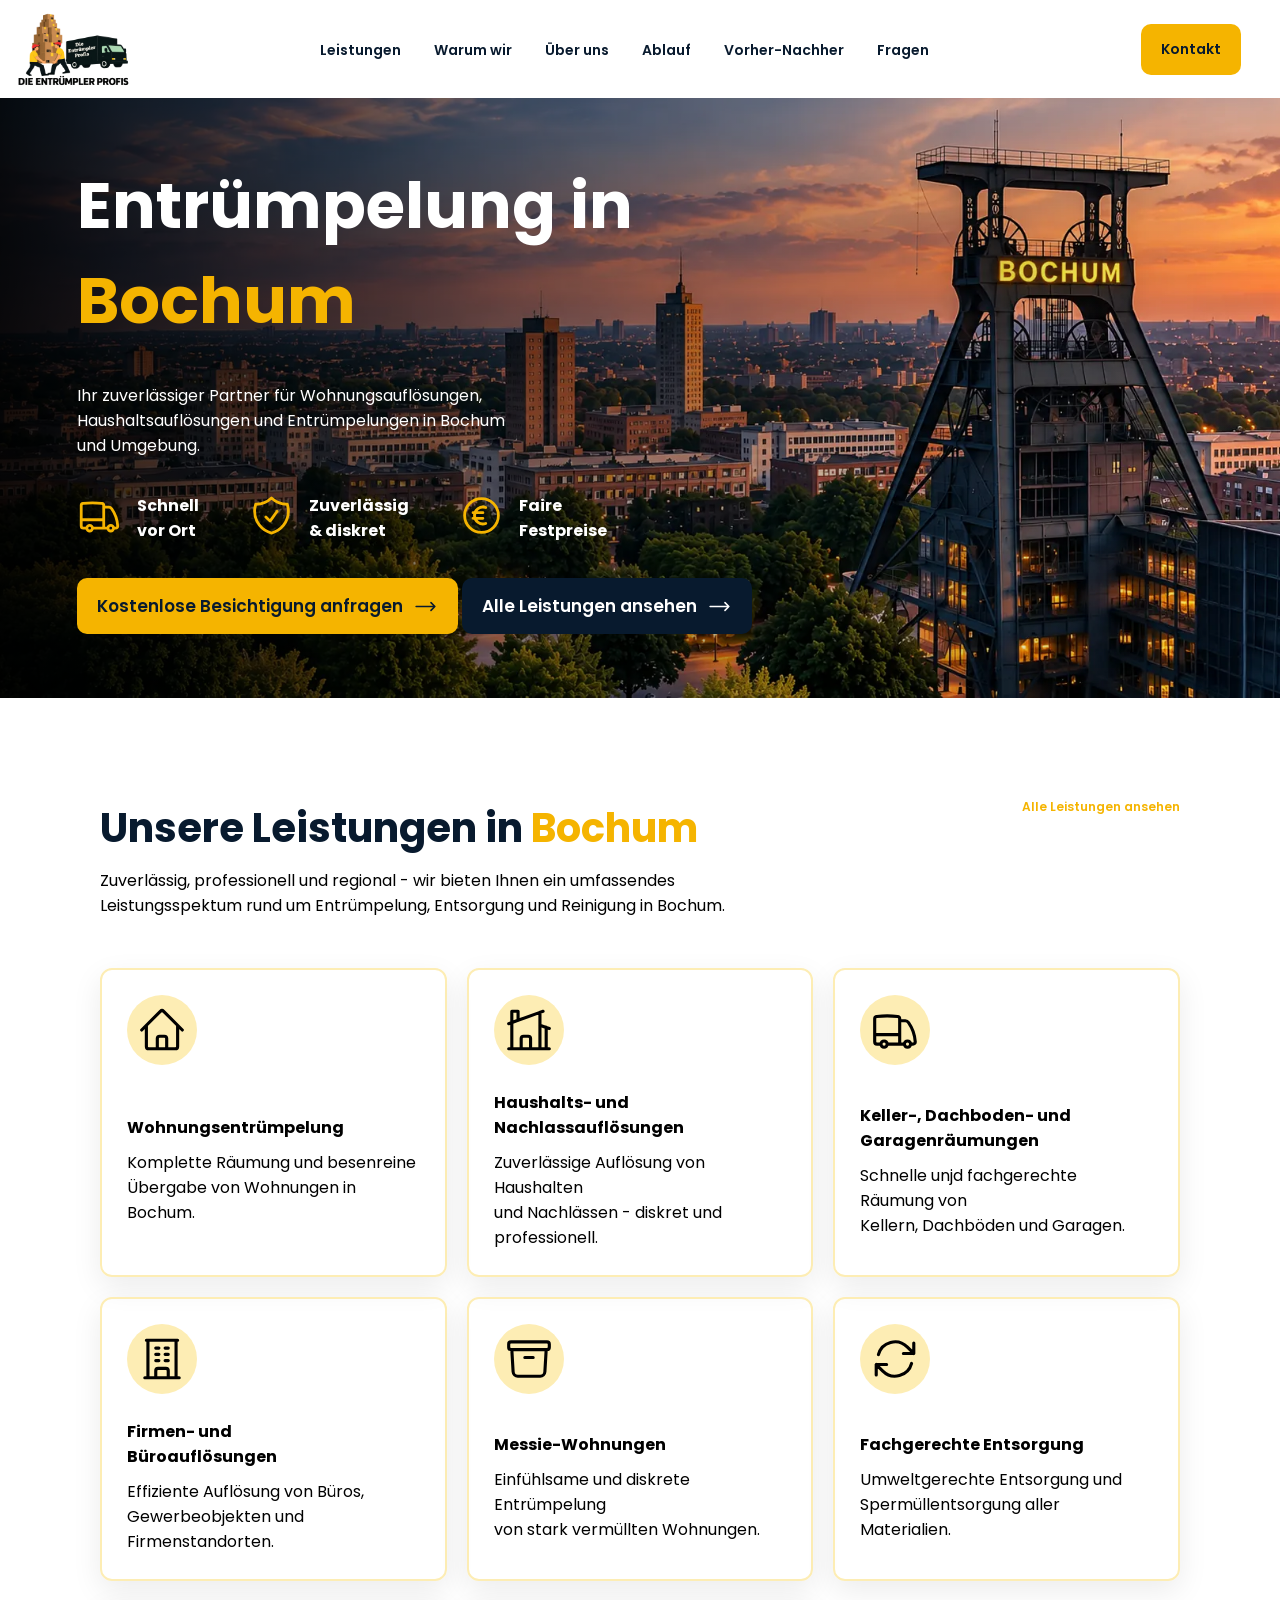
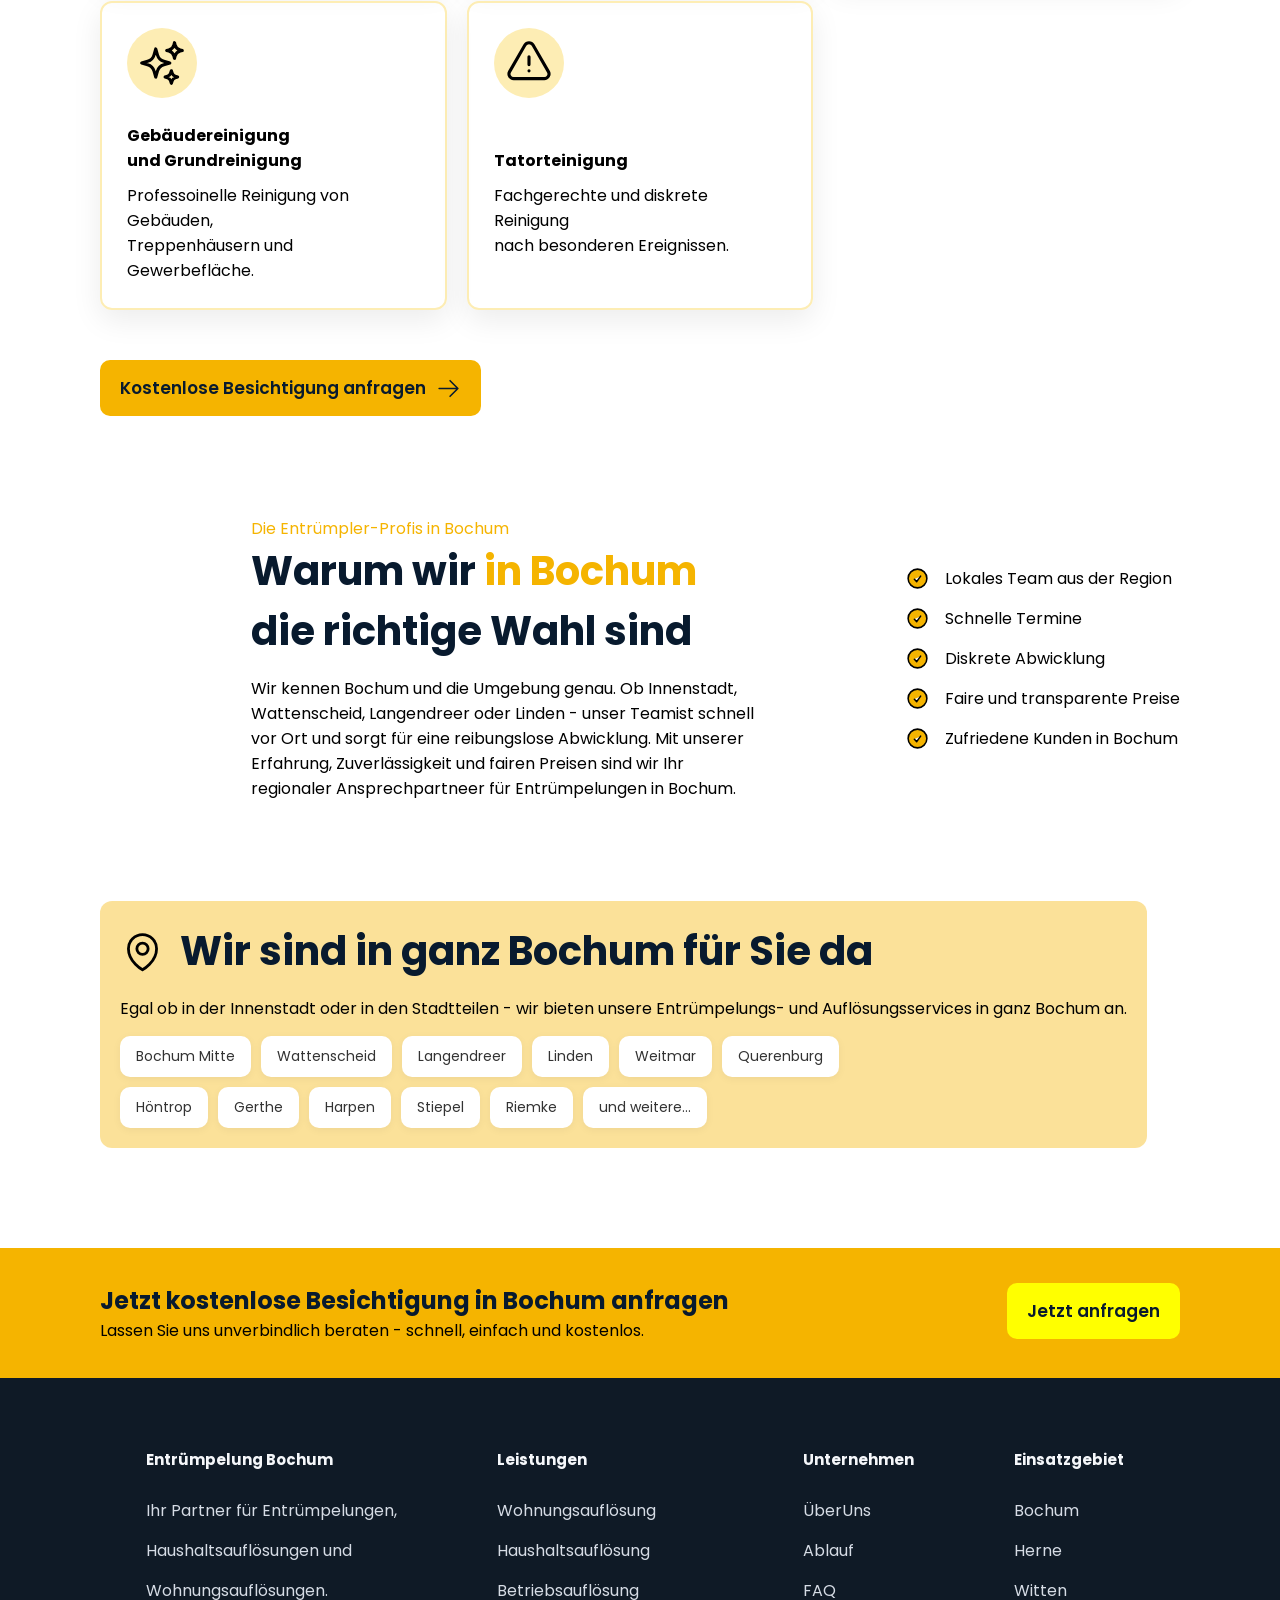
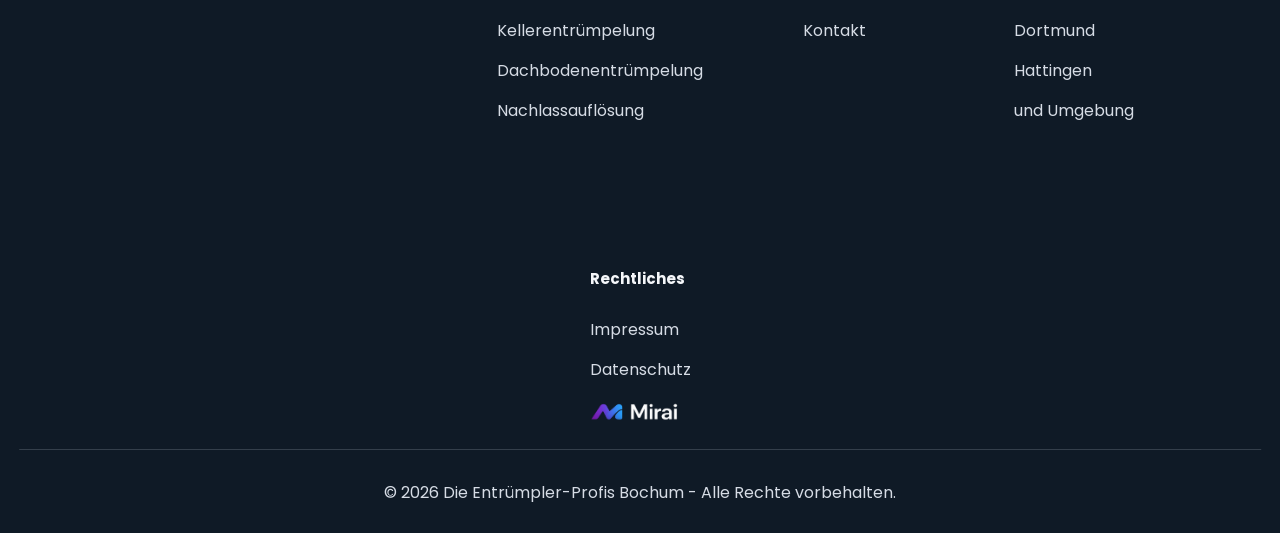
<file: bochum.html>
<!DOCTYPE html>
<html lang="en">
<head>
    <meta charset="UTF-8">
    <meta name="viewport" content="width=device-width, initial-scale=1.0">
    <title>Entrümpler Profis | in Bochum</title>
    <!--<script src="https://www.google.com/recaptcha/api.js" async defer></script>-->
    <link rel="preconnect" href="https://fonts.googleapis.com">
    <link rel="preconnect" href="https://fonts.gstatic.com" crossorigin>
    <link rel="icon" href="webLogo.png" type="image/png">
    <meta name="description"
    content="Die Entrümpler Profis – Ihr Experte für Wohnungsauflösungen, Haushaltsauflösungen und Entrümpelungen aller Art. Schnell, zuverlässig, besenrein und zum fairen Festpreis. Kostenlose Besichtigung anfragen.">
    <link href="https://fonts.googleapis.com/css2?family=Poppins:ital,wght@0,100;0,200;0,300;0,400;0,500;0,600;0,700;0,800;0,900;1,100;1,200;1,300;1,400;1,500;1,600;1,700;1,800;1,900&display=swap" rel="stylesheet">
    <style>
        *{
    box-sizing: border-box;
}
html{
    scroll-behavior: smooth    ;
}
body{
    margin: 0%;
    padding: 0%;
    font-family: 'Poppins', sans-serif;
    overflow-x: hidden;
}
img{
    width:100%;
    height: auto;
}
nav{
    display: flex;
    justify-content: space-between;
    align-items: center;
    padding: 7px 100px;
}
.nav_img{
    width: 100%;
    max-width: 10%;
    height: auto;
}
nav a{
    margin-right: 60px;
    text-decoration: none;
    font-size: 20px;
    font-weight: 500;
    white-space: nowrap;
    transition: all 0.3s ease;
}
h1, nav a, h2 {
    color: #081A2E;
}
.yellowBtn {
    text-decoration: none;
    display: inline-flex;
    gap: 10px;
    align-items: center;
    background-color: #F5B400;
    padding: 15px 20px;
    color: #081A2E;
    font-weight: 600;
    font-size: 17px;
    border-radius: 10px;
    transition: all 0.3s ease;
}
.phoneIcon {
    fill: #081A2E;
}
.btnIcon {
    width: 30px;
    height: 30px;
}
.Hero_img{
    width: 100%;
    height: 100%;
    object-fit: cover;
    background: linear-gradient(
        to right,
        rgba(0, 0, 0, 0.85) 0%,
        rgba(0, 0, 0, 0.65) 30%,
        rgba(0, 0, 0, 0.25) 60%,
        rgba(0, 0, 0, 0) 100%
    );
}
.hero_img_box{
    width: 100%;
    height: 600px;
    overflow: hidden; 
    position: relative;  
}
.Hero {
    position: relative;
    width: 100%;
    height: 600px;
    overflow: hidden;
}
.Hero::after {
    content: "";
    position: absolute;
    inset: 0;

    background: linear-gradient(
        to right,
        rgba(0, 0, 0, 0.90) 0%,
        rgba(0, 0, 0, 0.75) 10%,
        rgba(0, 0, 0, 0.40) 40%,
        rgba(0, 0, 0, 0.10) 80%,
        rgba(0, 0, 0, 0) 100%
    );

    z-index: 1;
}
#hero-h1 {
    font-size: clamp(2.2rem, 5vw, 4rem);
    color: #fff;
}
.Hero_content{
    display: flex;
    flex-direction: column;
    gap: 35px;
    position: absolute;
    top: 10%;
    left: 6%;
    z-index: 2;
}
.Hero_content p{
    color: #fff;
}
.Yellow_icons{
    stroke: #F5B400;
}
.Hero_icons{
    width: 45px;
    height: 45px;
}
.hero_service{
    display: flex;
    flex-wrap: wrap;
    gap: 50px;
}
.hero_serv_card{
    display: flex;
    gap: 15px;
}
p, strong,h1,h2{
    margin: 0%;
}
.small_icon{
    width: 25px;
    height: 25px;
}
.main_h{
    font-weight: 700;
    font-size: 40px;
}
.section{    
    padding: 0px 100px;
    margin-top: 100px;
}
.section_slogan{
    margin-top: 10px;
}
.link{
    display: flex;
    align-items: center;
    text-decoration: none;
    color: #F5B400;
    gap: 15px;
    font-weight: 600;
}
.section_head{
    display: flex;
    justify-content: space-between;
}
.big-Icons {
    width: 50px;
    height: 50px;
}
.HeroCardIconWrapper {
    display: flex;
    justify-content: center;
    align-items: center;
    background-color: #FDEDB4;
    width: 70px;
    height: 70px;
    border-radius: 50%;
}
.markd {
    color: #F5B400;
}
.Lesitung_{
    color: #fff;
}
.service_card{
    display: flex;
    gap: 25px;
    padding: 25px;
    border: #FDEDB4 2px solid;
    border-radius: 12px;
    box-shadow: 0 10px 30px rgba(0, 0, 0, .08);
    transition: all 0.3s ease;
    flex-wrap:wrap ;
    min-height: 240px;
    height: auto;
    box-sizing: border-box;
}
.service_card:hover{
    transform: scale(1.01);
    box-shadow: 0 10px 30px rgba(0, 0, 0, .04);
}
.service_expl{
    display: flex;
    flex-direction: column;
    gap: 10px;
}
.service_lay{
    display: grid;
    grid-template-columns: repeat(3, 1fr);
    justify-content: left;
    gap: 20px;
    margin:50px 0px;
    align-items: stretch;
}
.grid_img{
    max-width: 550px;
    width: 100%;
    border-radius: 8px;
}
.why_we{
    display: flex;
    flex-direction: column;
    gap: 15px;
}
.why_we_lay{
    display: flex;
    flex-wrap: wrap;
    justify-content:space-between ;
    align-items: center;
    padding: 0px 100px;
    margin-top: 100px;
}
.why_we_point{
    display: flex;
    align-items: center;
    gap: 15px;
}
.point_lay{
    display: flex;
    flex-direction: column;
    justify-content: center;
    gap: 15px;
}
.check{
    fill:#F5B400 ;
}
.yellow_box{
    background-color: rgb(245, 180, 0, 0.4);
    padding: 20px;
    border-radius: 12px;
    display: flex;
    flex-direction: column;
    gap: 15px;
}
.districts{
    background: #fff;
    padding: 10px 16px;
    border-radius: 10px;
    font-size: 14px;
    color: #333;
    box-shadow: 0 2px 8px rgba(0, 0, 0, 0.05);
    white-space: nowrap;
}
.city_center{
    max-width: 570px;
    border-radius: 12px;
    width: 100%;
}
.districts_lay{
    display: flex;
    flex-wrap: wrap;
    align-items: center;
    justify-content: space-between;
    padding: 0px 100px;
    margin-top: 100px;
}
.all_districts{
    display: flex;
    flex-wrap: wrap;
    gap: 10px;
    max-width: 730px;
}
.head_lay{
    display: flex;
    align-items: center;
    gap: 15px;
}
.reques{
    background-color: #F5B400;
    display:flex;
    flex-wrap: wrap;
    justify-content: space-between;
    padding:35px 100px;
    margin-top: 100px;
}
.requestBtn{
    background-color: rgb(255, 255, 0) ;
}
footer{
    background-color:#0F1A26;
}
.footer_layout{
    /*width: fit-content;*/
    display: flex;
    flex-wrap: wrap;
    gap: 100px;
    justify-content: center;
    margin: 0 auto;
    padding:50px;
    /*border-radius: 20px;*/
}
.footer_layout p,.footer_layout li,.footer_layout a,.copyright p{
    color:#D6DCE5;
    font-weight: 400;
    line-height: 40px;
}
.footer_layout h4{
    color:#F5F7FA;
    font-size:15px;
}
.footer_links{
    display: flex;
    flex-direction: column;
    margin-top: 16px;
}
.footer_links a{
    text-decoration:none;
}
.copyright{
    padding-bottom: 20px;
    text-align: center;
    position: relative;
}
.copyright::after{
    content: "";
    position: absolute;
    background:#343F4B;
    width:97%;
    height: 1px;
    top: -40%;
    left: 50%;
    transform: translateX(-50%);
}
#mirai{
    width:92px;
    margin-top: 10px;
}
#mirai:hover,.closeIcon:hover{
    cursor: pointer;
}
.mirai-Lay{
    /*
    z-index: 2;
    background-color:#fff; 
    position: fixed;
    padding: 50px;
    top: 25%;
    left: 50%;
    transform: translateX(-50%);
    box-shadow: 0 10px 30px rgba(0,0,0,.08);
    border-radius: 20px;*/
    width: 900px;
    max-width: 90%;

    background: white;

    border-radius: 30px;

    padding: 50px;

    box-shadow:
    0 30px 80px rgba(0,0,0,.25);

    position: relative;
}
.mirai-Lay p{
    color: #081A2E;
    line-height: 22px;
    font-weight: 600;
}
.miraiTwo{
    width:300px;
}
.display,.mirai-mobile{
    display: none;
}
.mirai-Card{
    box-shadow: 0 10px 30px rgba(0,0,0,.08);
    width: 100%;
    max-width: 230px;
    padding:20px;
    border-radius: 10px;
}
.medium-Icons{
    width: 40px;
    height: 40px;
}
.miraiCard-Layout{
    display: flex;
    flex-wrap: wrap;
    gap: 50px;
}
.overlay{
    position: fixed;
    inset: 0;

    background: rgba(0,0,0,0.6);

    display: flex;
    justify-content: center;
    align-items: center;

    z-index: 9999; 
    opacity: 0;
    visibility: hidden;
    transition: .3s;
}
.overlay.active{
    opacity: 1;
    visibility: visible;
}
.cardHead{
    display: flex;
    justify-content: space-between;
}
nav a:hover{
    transform:translateY(-3px);
}
footer a{
    transition: all 0.3s ease;
}
footer a:hover{
    transform: translateX(-3px);
    color: #fff;
}

li {
    list-style: none;
}
ul {
    padding: 0%;
}
#menu-btn{
    display: none;
    width:50px;
    height:50px;
    border:none;
    border-top-left-radius:12px;
    border-top-right-radius: 12px;
    border-bottom-left-radius: 12px;
    border-bottom-right-radius: 12px;
    background:#F4B400;
    font-size:22px;
    cursor:pointer;
    position: absolute;
    left: 20px;
    top:20px;
    z-index: 98;
    margin-bottom: 20px;
}
#mobile-menu{
    display:none;
    position:absolute;
    top:70px;
    left:20px;
    width:250px;
    background:white;
    border-top-left-radius:15px;
    border-top-right-radius: 15px;
    border-bottom-left-radius: 15px;
    border-bottom-right-radius: 15px;
    box-shadow:0 10px 30px rgba(0,0,0,0.1);
    z-index: 99;
    padding: 0%;
}
.whiteBtn{
    background-color: #081A2E;
    color: #fff;
}
@media(max-width: 600px){
    .Hero_content{
        left: 0%;
        padding: 0px 15px;
    }
    .section,.why_we_lay,.districts_lay,.reques{
        padding: 0px 20px;
    }
    #location_icon,#arrow_service,.big-Icons,.HeroCardIconWrapper,.Hero_img,.mainNav{
        display: none;
    }
    .yellow_box{
        border-bottom-left-radius: 0%;
        border-bottom-right-radius: 0%;
    }
    .city_center{
        border-top-left-radius: 0%;
        border-top-right-radius: 0%;
    }
    .service_lay{
        display: flex;
        flex-wrap: wrap;
    }
    .link{
        font-size: 12px;
    }
    .why_we_lay{
        gap: 30px;
    }
    .big_txt{
        font-size: 14px;
    }
    .reques{
        gap: 30px;
        padding: 20px 20px;
    }
    .request_lay{
        display: flex;
        flex-direction: column;
        gap: 10px;
    }
    .Hero{
    background-image:url("bochumhandy.webp");
    background-size: cover;
    height: 550px;
    width: 100%;
    z-index: 1;
    padding-top: 50px;
    position: relative;
    }
    #menu-btn {
        display: block;
    }
    #mobile-menu a {
    display: block;
    padding: 15px 20px;
    text-decoration: none;
    color: #0B2345;
    }
    .Hero_icons {
    width: 30px;
    height: 30px;
}
.Lesitung_{
    font-size: 14px;
}
.service_expl p{
    font-size: 13px;
}
.hero_service {
    gap: 40px;
    display: none;
}
.btns{
    display: flex;
    flex-direction: column;
    gap: 20px;
    align-items: center;
}
#hero-h1,.hero_txt{
    text-align: center;
}
.service_card{
        width: 100%;
        min-height: 0%;
    }
.yellowBtn {
    font-size: 13px;
}
}
@media(min-width: 600px) and (max-width:768px){
    .section,.why_we_lay,.districts_lay,.reques{
        padding: 0px 20px;
    }
    #location_icon,#arrow_service,.big-Icons,.HeroCardIconWrapper,.Hero_img,.mainNav,.city_center{
        display: none;
    }
    .service_card{
        width: 100%;
        min-height: 0%;
    }
       .why_we_lay{
        flex-wrap: nowrap;
        gap: 20px;
    }
    .big_txt{
        font-size: 12px;
    }
    .reques{
        gap: 30px;
        padding: 20px 20px;
    }
    .request_lay{
        display: flex;
        flex-direction: column;
        gap: 10px;
    }
    .Hero{
    background-image:url("bochumhandy.webp");
    background-size: cover;
    height: 650px;
    width: 100%;
    z-index: 1;
    padding-top: 50px;
    position: relative;
    }
    #menu-btn {
        display: block;
    }
    #mobile-menu a {
    display: block;
    padding: 15px 20px;
    text-decoration: none;
    color: #0B2345;
    }
    .Hero_icons {
    width: 30px;
    height: 30px;
}
.Hero_content{
    display:flex ;
    flex-direction: column;
    align-items: center;
}
.Lesitung_{
    font-size: 14px;
}
.service_expl p{
    font-size: 13px;
}
.hero_service {
    gap: 40px;
}
.btns{
    display: flex;
    flex-direction: column;
    gap: 20px;
    align-items: center;
}
.Hero_content{
    margin: 0% 100px;
    text-align: center;
}

    .service_lay{
        display: flex;
        flex-wrap: wrap;
    }

.grid_img{
    display: none;
}
#why_we_headline{
    font-size: 30px;
}
.check {
    width: 18px;
    height: 18px;
}
.check_p{
    font-size: 12px;
}
#bochum_headline{
    font-size: 37px;
}
}
@media (min-width: 1025px) and (max-width: 1280px) {
    nav {
    padding: 7px 10px;
}
nav a {
    margin-right: 29px;
    text-decoration: none;
    font-size: 14px;
    font-weight: 600;
    white-space: nowrap;
    transition: all 0.3s ease;
}
#nav_kont{
    font-size: 14px;
}
.phoneIcon,#arrow_service,.grid_img,.city_center  {
 display: none;   
}
#all_services{
    font-size: 12px;
}
}
/*@media (min-width: 1281px) {
    nav {
    padding: 7px 30px;
}
nav a {
    margin-right: 29px;
    text-decoration: none;
    font-size: 14px;
    font-weight: 600;
    white-space: nowrap;
    transition: all 0.3s ease;
}
#nav_kont{
    font-size: 14px;
}
.point_lay,.city_center{
    display: none;
}
.districts_lay{
    display: block;
}
}*/
    </style>
</head>
<body>
    <header>
            <button id="menu-btn">
                   ☰
               </button>
               <nav id="mobile-menu">
                   <a href="index.html#leistungen">Leistungen</a>
                   <a href="index.html#WarumWir">Warum wir</a>
                   <a href="index.html#überUns">Über Uns</a>
                   <a href="index.html#Ablauf">Ablauf</a>
                   <a href="index.html#vorherNAchher">vorher-nachher</a>
                   <a href="index.html#fragen">Fragen</a>
                   <a href="index.html#Kontakt">Kontakt</a>
               </nav>

            <script>
                const button = document.getElementById("menu-btn");
                const menu = document.getElementById("mobile-menu");

                button.addEventListener("click", () => {

                    if(menu.style.display === "block"){

                        menu.style.display = "none";

                        button.style.borderBottomLeftRadius = "12px";
                        button.style.borderBottomRightRadius = "12px";

                    }else{

                        menu.style.display = "block";

                        button.style.borderBottomLeftRadius = "0px";
                        button.style.borderBottomRightRadius = "0px";

                        menu.style.borderTopLeftRadius = "0px";
                        menu.style.borderTopRightRadius = "0px";

                    }

                });
            </script>
        <nav class="mainNav">
            <img src="navImg.webp" alt="nav Img" class="nav_img">
            <div>
                <a href="">Leistungen</a>
                <a href="">Warum wir</a>
                <a href="">Über uns</a>
                <a href="">Ablauf</a>
                <a href="">Vorher-Nachher</a>
                <a href="">Fragen</a>
            </div>
            <div>
                <a href="" class="yellowBtn" id="nav_kont">
                    <svg xmlns="http://www.w3.org/2000/svg" viewBox="0 0 24 24" fill="currentColor" class="btnIcon phoneIcon">
                    <path fill-rule="evenodd" d="M1.5 4.5a3 3 0 0 1 3-3h1.372c.86 0 1.61.586 1.819 1.42l1.105 4.423a1.875 1.875 0 0 1-.694 1.955l-1.293.97c-.135.101-.164.249-.126.352a11.285 11.285 0 0 0 6.697 6.697c.103.038.25.009.352-.126l.97-1.293a1.875 1.875 0 0 1 1.955-.694l4.423 1.105c.834.209 1.42.959 1.42 1.82V19.5a3 3 0 0 1-3 3h-2.25C8.552 22.5 1.5 15.448 1.5 6.75V4.5Z" clip-rule="evenodd" />
                    </svg>
                    Kontakt
                </a>
            </div>
        </nav>
        <div class="Hero">
            <div class="hero_img_box">
                <img src="bochum.webp" alt="Bochum Wahrzeichen" class="Hero_img">
                <div class="Hero_content">
                    <div>
                        <h1 id="hero-h1">Entrümpelung in<br><strong class="markd">Bochum</strong></h1>
                    </div>
                    <div>
                        <p class="big_txt hero_txt">Ihr zuverlässiger Partner für Wohnungsauflösungen,<br>Haushaltsauflösungen und Entrümpelungen in Bochum<br>und Umgebung.</p>
                    </div>
                    <div class="hero_service">
                        <div class="hero_serv_card">
                            <svg xmlns="http://www.w3.org/2000/svg" fill="none" viewBox="0 0 24 24" stroke-width="1.5" stroke="currentColor" class="Yellow_icons Hero_icons">
                            <path stroke-linecap="round" stroke-linejoin="round" d="M8.25 18.75a1.5 1.5 0 0 1-3 0m3 0a1.5 1.5 0 0 0-3 0m3 0h6m-9 0H3.375a1.125 1.125 0 0 1-1.125-1.125V14.25m17.25 4.5a1.5 1.5 0 0 1-3 0m3 0a1.5 1.5 0 0 0-3 0m3 0h1.125c.621 0 1.129-.504 1.09-1.124a17.902 17.902 0 0 0-3.213-9.193 2.056 2.056 0 0 0-1.58-.86H14.25M16.5 18.75h-2.25m0-11.177v-.958c0-.568-.422-1.048-.987-1.106a48.554 48.554 0 0 0-10.026 0 1.106 1.106 0 0 0-.987 1.106v7.635m12-6.677v6.677m0 4.5v-4.5m0 0h-12" />
                            </svg>
                            <strong class="Lesitung_">Schnell<br>vor Ort</strong>
                        </div>
                        <div class="hero_serv_card">
                            <svg xmlns="http://www.w3.org/2000/svg" fill="none" viewBox="0 0 24 24" stroke-width="1.5" stroke="currentColor" class="Yellow_icons Hero_icons">
                            <path stroke-linecap="round" stroke-linejoin="round" d="M9 12.75 11.25 15 15 9.75m-3-7.036A11.959 11.959 0 0 1 3.598 6 11.99 11.99 0 0 0 3 9.749c0 5.592 3.824 10.29 9 11.623 5.176-1.332 9-6.03 9-11.622 0-1.31-.21-2.571-.598-3.751h-.152c-3.196 0-6.1-1.248-8.25-3.285Z" />
                            </svg>
                            <strong class="Lesitung_">Zuverlässig<br>& diskret</strong>
                        </div>
                        <div class="hero_serv_card">
                           <svg xmlns="http://www.w3.org/2000/svg" fill="none" viewBox="0 0 24 24" stroke-width="1.5" stroke="currentColor" class="Yellow_icons Hero_icons">
                            <path stroke-linecap="round" stroke-linejoin="round" d="M14.25 7.756a4.5 4.5 0 1 0 0 8.488M7.5 10.5h5.25m-5.25 3h5.25M21 12a9 9 0 1 1-18 0 9 9 0 0 1 18 0Z" />
                            </svg>
                            <strong class="Lesitung_">Faire<br>Festpreise</strong>
                        </div>
                    </div>
                    <div class="btns">
                        <a href="index.html#Kontakt" class="yellowBtn" target="_blank">
                            Kostenlose Besichtigung anfragen <svg xmlns="http://www.w3.org/2000/svg" fill="none" viewBox="0 0 24 24" stroke-width="1.5" stroke="currentColor" class="small_icon">
                            <path stroke-linecap="round" stroke-linejoin="round" d="M17.25 8.25 21 12m0 0-3.75 3.75M21 12H3" />
                            </svg>
                        </a>
                        <a href="index.html#leistungen" class="yellowBtn whiteBtn" target="_blank">
                            Alle Leistungen ansehen<svg xmlns="http://www.w3.org/2000/svg" fill="none" viewBox="0 0 24 24" stroke-width="1.5" stroke="currentColor" class="small_icon">
                            <path stroke-linecap="round" stroke-linejoin="round" d="M17.25 8.25 21 12m0 0-3.75 3.75M21 12H3" />
                            </svg>
                        </a>
                    </div>
                </div>
            </div>
        </div>        
    </header>
    <main>
        <div class="section">
            <div class="section_head">
                <div>
                    <h2 class="main_h">Unsere Leistungen in <strong class="markd">Bochum</strong></h2>
                    <p class="section_slogan big_txt">Zuverlässig, professionell und regional - wir bieten Ihnen ein umfassendes<br>Leistungsspektum rund um Entrümpelung, Entsorgung und Reinigung in Bochum.</p>
                </div>
                <div>
                    <a href="index.html#leistungen" target="_blank" class="link" id="all_services">Alle Leistungen ansehen<svg xmlns="http://www.w3.org/2000/svg" fill="none" viewBox="0 0 24 24" stroke-width="1.5" stroke="currentColor" class="small_icon" id="arrow_service">
                    <path stroke-linecap="round" stroke-linejoin="round" d="M13.5 4.5 21 12m0 0-7.5 7.5M21 12H3" />
                    </svg>
                    </a>
                </div>
            </div>
            <div class="service_lay">
                <div class="service_card">
                    <div class="HeroCardIconWrapper">
                        <svg xmlns="http://www.w3.org/2000/svg" fill="none" viewBox="0 0 24 24" stroke-width="1.5" stroke="currentColor" class="big-Icons">
                        <path stroke-linecap="round" stroke-linejoin="round" d="m2.25 12 8.954-8.955c.44-.439 1.152-.439 1.591 0L21.75 12M4.5 9.75v10.125c0 .621.504 1.125 1.125 1.125H9.75v-4.875c0-.621.504-1.125 1.125-1.125h2.25c.621 0 1.125.504 1.125 1.125V21h4.125c.621 0 1.125-.504 1.125-1.125V9.75M8.25 21h8.25" />
                        </svg>
                    </div>
                    <div class="service_expl">
                        <strong>Wohnungsentrümpelung</strong>
                        <p>Komplette Räumung und besenreine<br>Übergabe von Wohnungen in Bochum.</p>
                    </div>
                </div>
                <div class="service_card">
                    <div class="HeroCardIconWrapper">
                       <svg xmlns="http://www.w3.org/2000/svg" fill="none" viewBox="0 0 24 24" stroke-width="1.5" stroke="currentColor" class="big-Icons">
                        <path stroke-linecap="round" stroke-linejoin="round" d="M8.25 21v-4.875c0-.621.504-1.125 1.125-1.125h2.25c.621 0 1.125.504 1.125 1.125V21m0 0h4.5V3.545M12.75 21h7.5V10.75M2.25 21h1.5m18 0h-18M2.25 9l4.5-1.636M18.75 3l-1.5.545m0 6.205 3 1m1.5.5-1.5-.5M6.75 7.364V3h-3v18m3-13.636 10.5-3.819" />
                        </svg>
                    </div>
                    <div class="service_expl">
                        <strong>Haushalts- und<br>Nachlassauflösungen</strong>
                        <p>Zuverlässige Auflösung von Haushalten<br>und Nachlässen - diskret und professionell.</p>
                    </div>
                </div>
                 <div class="service_card">
                    <div class="HeroCardIconWrapper">
                       <svg xmlns="http://www.w3.org/2000/svg" fill="none" viewBox="0 0 24 24" stroke-width="1.5" stroke="currentColor" class="big-Icons">
                        <path stroke-linecap="round" stroke-linejoin="round" d="M8.25 18.75a1.5 1.5 0 0 1-3 0m3 0a1.5 1.5 0 0 0-3 0m3 0h6m-9 0H3.375a1.125 1.125 0 0 1-1.125-1.125V14.25m17.25 4.5a1.5 1.5 0 0 1-3 0m3 0a1.5 1.5 0 0 0-3 0m3 0h1.125c.621 0 1.129-.504 1.09-1.124a17.902 17.902 0 0 0-3.213-9.193 2.056 2.056 0 0 0-1.58-.86H14.25M16.5 18.75h-2.25m0-11.177v-.958c0-.568-.422-1.048-.987-1.106a48.554 48.554 0 0 0-10.026 0 1.106 1.106 0 0 0-.987 1.106v7.635m12-6.677v6.677m0 4.5v-4.5m0 0h-12" />
                        </svg>
                    </div>
                    <div class="service_expl">
                        <strong>Keller-, Dachboden- und<br>Garagenräumungen</strong>
                        <p>Schnelle unjd fachgerechte Räumung von<br>Kellern, Dachböden und Garagen.</p>
                    </div>
                </div>
                <div class="service_card">
                    <div class="HeroCardIconWrapper">
                       <svg xmlns="http://www.w3.org/2000/svg" fill="none" viewBox="0 0 24 24" stroke-width="1.5" stroke="currentColor" class="big-Icons">
                        <path stroke-linecap="round" stroke-linejoin="round" d="M3.75 21h16.5M4.5 3h15M5.25 3v18m13.5-18v18M9 6.75h1.5m-1.5 3h1.5m-1.5 3h1.5m3-6H15m-1.5 3H15m-1.5 3H15M9 21v-3.375c0-.621.504-1.125 1.125-1.125h3.75c.621 0 1.125.504 1.125 1.125V21" />
                        </svg>
                    </div>
                    <div class="service_expl">
                        <strong>Firmen- und<br>Büroauflösungen</strong>
                        <p>Effiziente Auflösung von Büros,<br>Gewerbeobjekten und Firmenstandorten.</p>
                    </div>
                </div>
                <div class="service_card">
                    <div class="HeroCardIconWrapper">
                        <svg xmlns="http://www.w3.org/2000/svg" fill="none" viewBox="0 0 24 24" stroke-width="1.5" stroke="currentColor" class="big-Icons">
                        <path stroke-linecap="round" stroke-linejoin="round" d="m20.25 7.5-.625 10.632a2.25 2.25 0 0 1-2.247 2.118H6.622a2.25 2.25 0 0 1-2.247-2.118L3.75 7.5M10 11.25h4M3.375 7.5h17.25c.621 0 1.125-.504 1.125-1.125v-1.5c0-.621-.504-1.125-1.125-1.125H3.375c-.621 0-1.125.504-1.125 1.125v1.5c0 .621.504 1.125 1.125 1.125Z" />
                        </svg>
                    </div>
                    <div class="service_expl">
                        <strong>Messie-Wohnungen</strong>
                        <p>Einfühlsame und diskrete Entrümpelung<br>von stark vermüllten Wohnungen.</p>
                    </div>
                </div>
                <div class="service_card">
                    <div class="HeroCardIconWrapper">
                        <svg xmlns="http://www.w3.org/2000/svg" fill="none" viewBox="0 0 24 24" stroke-width="1.5" stroke="currentColor" class="big-Icons">
                        <path stroke-linecap="round" stroke-linejoin="round" d="M16.023 9.348h4.992v-.001M2.985 19.644v-4.992m0 0h4.992m-4.993 0 3.181 3.183a8.25 8.25 0 0 0 13.803-3.7M4.031 9.865a8.25 8.25 0 0 1 13.803-3.7l3.181 3.182m0-4.991v4.99" />
                        </svg>
                    </div>
                    <div class="service_expl">
                        <strong>Fachgerechte Entsorgung </strong>
                        <p>Umweltgerechte Entsorgung und<br>Spermüllentsorgung aller Materialien.</p>
                    </div>
                </div>
                <div class="service_card">
                    <div class="HeroCardIconWrapper">
                        <svg xmlns="http://www.w3.org/2000/svg" fill="none" viewBox="0 0 24 24" stroke-width="1.5" stroke="currentColor" class="big-Icons">
                        <path stroke-linecap="round" stroke-linejoin="round" d="M9.813 15.904 9 18.75l-.813-2.846a4.5 4.5 0 0 0-3.09-3.09L2.25 12l2.846-.813a4.5 4.5 0 0 0 3.09-3.09L9 5.25l.813 2.846a4.5 4.5 0 0 0 3.09 3.09L15.75 12l-2.846.813a4.5 4.5 0 0 0-3.09 3.09ZM18.259 8.715 18 9.75l-.259-1.035a3.375 3.375 0 0 0-2.455-2.456L14.25 6l1.036-.259a3.375 3.375 0 0 0 2.455-2.456L18 2.25l.259 1.035a3.375 3.375 0 0 0 2.456 2.456L21.75 6l-1.035.259a3.375 3.375 0 0 0-2.456 2.456ZM16.894 20.567 16.5 21.75l-.394-1.183a2.25 2.25 0 0 0-1.423-1.423L13.5 18.75l1.183-.394a2.25 2.25 0 0 0 1.423-1.423l.394-1.183.394 1.183a2.25 2.25 0 0 0 1.423 1.423l1.183.394-1.183.394a2.25 2.25 0 0 0-1.423 1.423Z" />
                        </svg>
                    </div>
                    <div class="service_expl">
                        <strong>Gebäudereinigung<br>und Grundreinigung</strong>
                        <p>Professoinelle Reinigung von Gebäuden,<br>Treppenhäusern und Gewerbefläche.</p>
                    </div>
                </div>
                <div class="service_card">
                    <div class="HeroCardIconWrapper">
                        <svg xmlns="http://www.w3.org/2000/svg" fill="none" viewBox="0 0 24 24" stroke-width="1.5" stroke="currentColor" class="big-Icons">
                        <path stroke-linecap="round" stroke-linejoin="round" d="M12 9v3.75m-9.303 3.376c-.866 1.5.217 3.374 1.948 3.374h14.71c1.73 0 2.813-1.874 1.948-3.374L13.949 3.378c-.866-1.5-3.032-1.5-3.898 0L2.697 16.126ZM12 15.75h.007v.008H12v-.008Z" />
                        </svg>
                    </div>
                    <div class="service_expl">
                        <strong>Tatorteinigung</strong>
                        <p>Fachgerechte und diskrete Reinigung<br>nach besonderen Ereignissen.</p>
                    </div>
                </div>
            </div>
            <div>
                <a href="index.html#Kontakt" class="yellowBtn">Kostenlose Besichtigung anfragen <svg xmlns="http://www.w3.org/2000/svg" fill="none" viewBox="0 0 24 24" stroke-width="1.5" stroke="currentColor" class="small_icon">
                <path stroke-linecap="round" stroke-linejoin="round" d="M13.5 4.5 21 12m0 0-7.5 7.5M21 12H3" />
                </svg>
                </a>
            </div>
        </div>
        <div class="why_we_lay">
            <div>
                <img src="planetarium.webp" alt="planetarium" class="grid_img">
            </div>
            <div class="why_we">
                <div>
                    <p class="markd">Die Entrümpler-Profis in Bochum</p>
                    <h2 class="main_h" id="why_we_headline">Warum wir<strong class="markd"> in Bochum</strong><br>die richtige Wahl sind</h2>
                </div>
                <div>
                    <p class="big_txt">Wir kennen Bochum und die Umgebung genau. Ob Innenstadt,<br>Wattenscheid, Langendreer oder Linden - unser Teamist schnell<br>vor Ort und sorgt für eine reibungslose Abwicklung. Mit unserer<br>Erfahrung, Zuverlässigkeit und fairen Preisen sind wir Ihr<br>regionaler Ansprechpartneer für Entrümpelungen in Bochum.</p>
                </div>
            </div>
            <div class="point_lay">
                <div class="why_we_point">
                    <svg xmlns="http://www.w3.org/2000/svg" fill="none" viewBox="0 0 24 24" stroke-width="1.5" stroke="currentColor" class="very_small_icon small_icon check">
                    <path stroke-linecap="round" stroke-linejoin="round" d="M9 12.75 11.25 15 15 9.75M21 12a9 9 0 1 1-18 0 9 9 0 0 1 18 0Z" />
                    </svg>
                    <p class="check_p">Lokales Team aus der Region</p>
                </div>
                <div class="why_we_point">
                    <svg xmlns="http://www.w3.org/2000/svg" fill="none" viewBox="0 0 24 24" stroke-width="1.5" stroke="currentColor" class="very_small_icon small_icon check">
                    <path stroke-linecap="round" stroke-linejoin="round" d="M9 12.75 11.25 15 15 9.75M21 12a9 9 0 1 1-18 0 9 9 0 0 1 18 0Z" />
                    </svg>
                    <p class="check_p">Schnelle Termine</p>
                </div>
                <div class="why_we_point">
                    <svg xmlns="http://www.w3.org/2000/svg" fill="none" viewBox="0 0 24 24" stroke-width="1.5" stroke="currentColor" class="very_small_icon small_icon check">
                    <path stroke-linecap="round" stroke-linejoin="round" d="M9 12.75 11.25 15 15 9.75M21 12a9 9 0 1 1-18 0 9 9 0 0 1 18 0Z" />
                    </svg>
                    <p class="check_p">Diskrete Abwicklung</p>
                </div>
                <div class="why_we_point">
                    <svg xmlns="http://www.w3.org/2000/svg" fill="none" viewBox="0 0 24 24" stroke-width="1.5" stroke="currentColor" class="very_small_icon small_icon check">
                    <path stroke-linecap="round" stroke-linejoin="round" d="M9 12.75 11.25 15 15 9.75M21 12a9 9 0 1 1-18 0 9 9 0 0 1 18 0Z" />
                    </svg>
                    <p class="check_p">Faire und transparente Preise</p>
                </div>
                <div class="why_we_point">
                    <svg xmlns="http://www.w3.org/2000/svg" fill="none" viewBox="0 0 24 24" stroke-width="1.5" stroke="currentColor" class="very_small_icon small_icon check">
                    <path stroke-linecap="round" stroke-linejoin="round" d="M9 12.75 11.25 15 15 9.75M21 12a9 9 0 1 1-18 0 9 9 0 0 1 18 0Z" />
                    </svg>
                    <p class="check_p">Zufriedene Kunden in Bochum</p>
                </div>
            </div>
        </div>
        <div class="districts_lay">
            <div class="yellow_box">
                <div class="head_lay">
                    <svg xmlns="http://www.w3.org/2000/svg" fill="none" viewBox="0 0 24 24" stroke-width="1.5" stroke="currentColor" class="Hero_icons" id="location_icon">
                    <path stroke-linecap="round" stroke-linejoin="round" d="M15 10.5a3 3 0 1 1-6 0 3 3 0 0 1 6 0Z" />
                    <path stroke-linecap="round" stroke-linejoin="round" d="M19.5 10.5c0 7.142-7.5 11.25-7.5 11.25S4.5 17.642 4.5 10.5a7.5 7.5 0 1 1 15 0Z" />
                    </svg>
                    <h2 class="main_h" id="bochum_headline">Wir sind in ganz Bochum für Sie da</h2>
                </div>
                <div>
                    <p>Egal ob in der Innenstadt oder in den Stadtteilen - wir bieten unsere Entrümpelungs- und Auflösungsservices in ganz Bochum an.</p>
                </div>
                <div class="all_districts">
                    <p class="districts">Bochum Mitte</p>
                    <p class="districts">Wattenscheid</p>
                    <p class="districts">Langendreer</p>
                    <p class="districts">Linden</p>
                    <p class="districts">Weitmar</p>
                    <p class="districts">Querenburg</p>
                    <p class="districts">Höntrop</p>
                    <p class="districts">Gerthe</p>
                    <p class="districts">Harpen</p>
                    <p class="districts">Stiepel</p>
                    <p class="districts">Riemke</p>
                    <p class="districts">und weitere...</p>
                </div>
            </div>
            <div>
                <img src="bochuminnenstadt.webp" alt="Startue in der Bochumer Innenstadt" class="city_center">
            </div>
        </div>
        <div class="reques">
            <div id="request_lay">
                <h2>Jetzt kostenlose Besichtigung in Bochum anfragen</h2>
                <p class="big_txt">Lassen Sie uns unverbindlich beraten - schnell, einfach und kostenlos.</p>
            </div>
            <div>
                <a href="index.html#Kontakt" target="_blank" class="yellowBtn requestBtn">Jetzt anfragen</a>
            </div>
        </div>
    </main>
    <footer>
        
        <div class="footer_layout">
            <div>
                <div>
                    <h4>Entrümpelung Bochum</h4>
                </div>
                <div>
                    <p>Ihr Partner für Entrümpelungen,<br>Haushaltsauflösungen und<br>Wohnungsauflösungen.</p>
                </div>
                <div>

                </div>
            </div>
            <div>
                <div>
                    <h4>Leistungen</h4>
                </div>
                <div>
                    <ul>
                        <li>Wohnungsauflösung</li>
                        <li>Haushaltsauflösung</li>
                        <li>Betriebsauflösung</li>
                        <li>Kellerentrümpelung</li>
                        <li>Dachbodenentrümpelung</li>
                        <li>Nachlassauflösung</li>
                    </ul>
                </div>
            </div>
            <div>
                <div>
                    <h4>Unternehmen</h4>
                </div>
                <div class="footer_links">
                    <a href="index.html#überUns">ÜberUns</a>
                    <a href="index.html#Ablauf">Ablauf</a>
                    <a href="index.html#fragen">FAQ</a>
                    <a href="index.html#Kontakt">Kontakt</a>
                </div>
            </div>
            <div>
                <div>
                    <h4>Einsatzgebiet</h4>
                </div>
                <div class="footer_links">
                    <a href="bochum.html" target="_blank">Bochum</a>
                    <a href="herne.html" target="_blank">Herne</a>
                    <a href="witten.html" target="_blank">Witten</a>
                    <a href="dortmund.html" target="_blank">Dortmund</a>
                    <a href="hattingen.html" target="_blank">Hattingen</a>
                    <a href="umgebung.html" targ="_blank">und Umgebung</a>
                </div>
            </div>
            <div>
                <div>
                    <h4>Rechtliches</h4>
                </div>
                <div class="footer_links">
                    <a href="impressum.html" target="_blank">Impressum</a>
                    <a href="datenschutz.html" target="_blank">Datenschutz</a>
                    <img src="miraiweis.png" alt="mirai logo" id="mirai">
                </div>
            </div>
        </div>
        <div class="copyright">
            <p>© 2026 Die Entrümpler-Profis Bochum - Alle Rechte vorbehalten.</p>
        </div>
        <div class="overlay">
            <div class="mirai-Lay display">
                <div class="cardHead">
                    <img src="mirai.png" alt="mirai logo" class="miraiTwo">
                    <svg xmlns="http://www.w3.org/2000/svg" fill="none" viewBox="0 0 24 24" stroke-width="1.5" stroke="currentColor" class="medium-Icons closeIcon">
                    <path stroke-linecap="round" stroke-linejoin="round" d="M6 18 18 6M6 6l12 12" />
                    </svg>
                </div>
                <div>
                    <p class="miraiP">Mirai ist eine Softwareentwicklungsfirma für moderne Webseiten und Onlineshops. Wir entwickeln<br>individuelle digitale Lösungen, die Unternehmen dabei helfen, online sichtbar zu werden, Kunden zu<br>gewinnen und nachhaltig zu wachsen. Dabei verbinden wir ansprechendes Design mit leistungsstarker<br>Technologie.</p>
                </div>
                <div class="miraiCard-Layout">
                    <div class="mirai-mobile">
                         <div>
                            <h2>Über Mirai</h2>
                            <p>Wir sind eine Softwareentwicklungsfirma<br>aus Deutschland. Wir entwickeln moderne<br> Webseiten, Onlineshops und digitale<br>Lösungen, die begeistern.</p>
                        </div>
                        <div>
                            <h2>bei fragen</h2>
                            <p>Telefon: 0171 6105872</p>
                            <p>E-Mail: mirai-digital@gmail.com</p>
                            <p>Webseite: <strong>Bald verfügbar</strong></p>
                        </div>
                        </ul>
                    </div>
                    <div class="mirai-Card">
                        <div class="faq_Wrapper">
                            <svg xmlns="http://www.w3.org/2000/svg" fill="none" viewBox="0 0 24 24" stroke-width="1.5" stroke="currentColor" class="medium-Icons ">
                            <path stroke-linecap="round" stroke-linejoin="round" d="M9 17.25v1.007a3 3 0 0 1-.879 2.122L7.5 21h9l-.621-.621A3 3 0 0 1 15 18.257V17.25m6-12V15a2.25 2.25 0 0 1-2.25 2.25H5.25A2.25 2.25 0 0 1 3 15V5.25m18 0A2.25 2.25 0 0 0 18.75 3H5.25A2.25 2.25 0 0 0 3 5.25m18 0V12a2.25 2.25 0 0 1-2.25 2.25H5.25A2.25 2.25 0 0 1 3 12V5.25" />
                            </svg>
                        </div>
                        <div>
                            <h3>Leistungen</h3>
                            <p>Webdesign, Entwicklung,<br>SEO, Branding &<br>Wartung</p>
                        </div>
                    </div>
                    <div class="mirai-Card">
                        <div class="faq_Wrapper">
                            <svg xmlns="http://www.w3.org/2000/svg" fill="none" viewBox="0 0 24 24" stroke-width="1.5" stroke="currentColor" class="medium-Icons">
                            <path stroke-linecap="round" stroke-linejoin="round" d="M21.75 6.75v10.5a2.25 2.25 0 0 1-2.25 2.25h-15a2.25 2.25 0 0 1-2.25-2.25V6.75m19.5 0A2.25 2.25 0 0 0 19.5 4.5h-15a2.25 2.25 0 0 0-2.25 2.25m19.5 0v.243a2.25 2.25 0 0 1-1.07 1.916l-7.5 4.615a2.25 2.25 0 0 1-2.36 0L3.32 8.91a2.25 2.25 0 0 1-1.07-1.916V6.75" />
                            </svg>
                        </div>
                        <div>
                            <h3>Kontakt</h3>
                            <p>mirai-digital@gmail.com</p>
                            <p>0171 6105872</p>
                        </div>
                    </div>
                    <div class="mirai-Card">
                        <div class="faq_Wrapper">
                            <svg xmlns="http://www.w3.org/2000/svg" fill="none" viewBox="0 0 24 24" stroke-width="1.5" stroke="currentColor" class="medium-Icons">
                            <path stroke-linecap="round" stroke-linejoin="round" d="M12 21a9.004 9.004 0 0 0 8.716-6.747M12 21a9.004 9.004 0 0 1-8.716-6.747M12 21c2.485 0 4.5-4.03 4.5-9S14.485 3 12 3m0 18c-2.485 0-4.5-4.03-4.5-9S9.515 3 12 3m0 0a8.997 8.997 0 0 1 7.843 4.582M12 3a8.997 8.997 0 0 0-7.843 4.582m15.686 0A11.953 11.953 0 0 1 12 10.5c-2.998 0-5.74-1.1-7.843-2.918m15.686 0A8.959 8.959 0 0 1 21 12c0 .778-.099 1.533-.284 2.253m0 0A17.919 17.919 0 0 1 12 16.5c-3.162 0-6.133-.815-8.716-2.247m0 0A9.015 9.015 0 0 1 3 12c0-1.605.42-3.113 1.157-4.418" />
                            </svg>
                        </div>
                        <div>
                            <h3>Webseite</h3>
                            <strong>Bald verfügber</strong>
                        </div>
                    </div>
                </div>
            </div>
        </div>
    </footer>
</body>
</html>
</file>
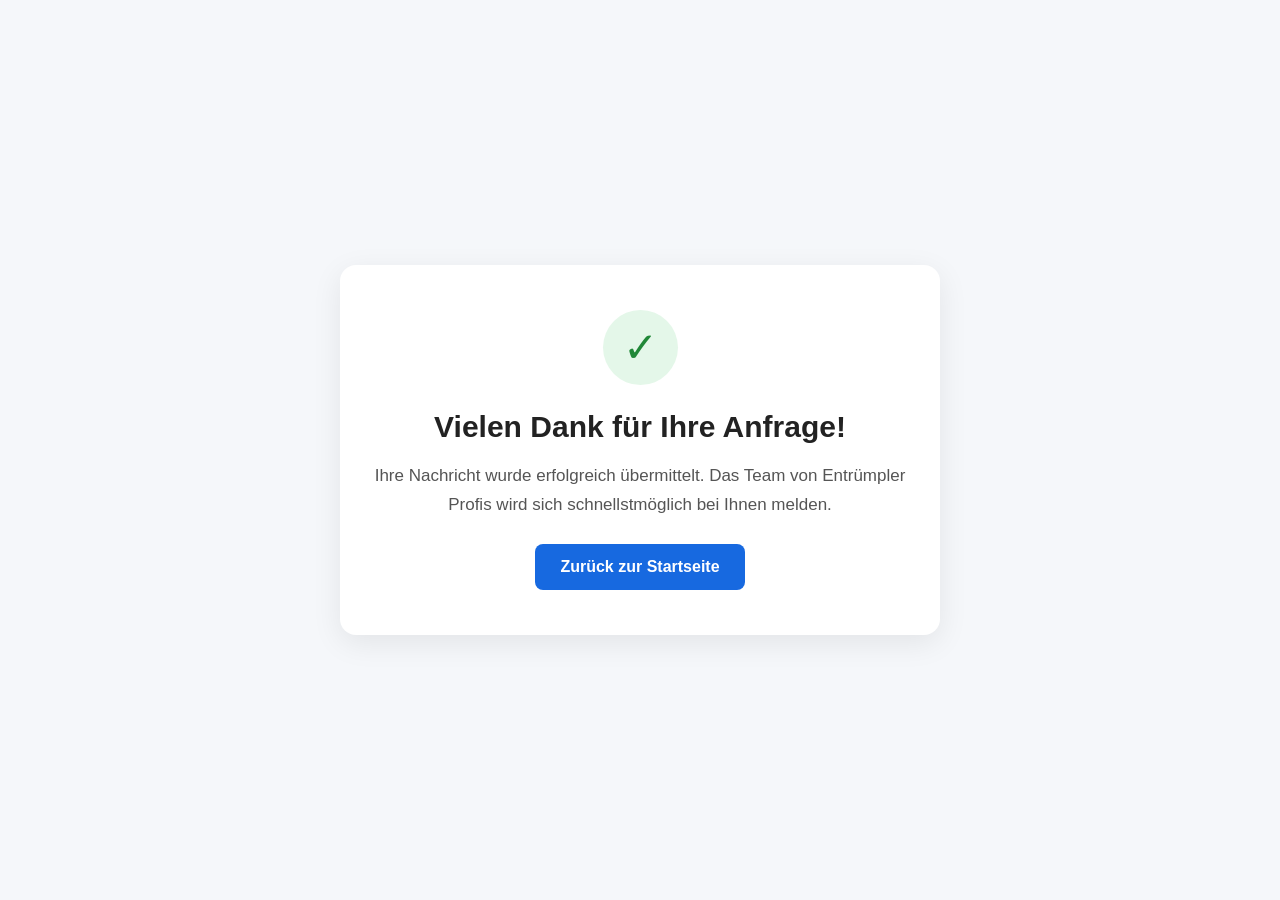
<file: danke.html>
<!DOCTYPE html>
<html lang="de">
<head>
    <meta charset="UTF-8">
    <meta name="viewport" content="width=device-width, initial-scale=1.0">

    <title>Vielen Dank für Ihre Anfrage | Entrümpler Profis</title>

    <meta name="robots" content="noindex, follow">

    <style>
        * {
            box-sizing: border-box;
            margin: 0;
            padding: 0;
        }

        body {
            font-family: Arial, sans-serif;
            background: #f5f7fa;
            color: #222;
            min-height: 100vh;
            display: flex;
            justify-content: center;
            align-items: center;
            padding: 20px;
        }

        .container {
            background: #fff;
            max-width: 600px;
            width: 100%;
            padding: 45px 30px;
            border-radius: 16px;
            box-shadow: 0 8px 30px rgba(0, 0, 0, 0.08);
            text-align: center;
        }

        .icon {
            width: 75px;
            height: 75px;
            margin: 0 auto 25px;
            border-radius: 50%;
            background: #e4f7e9;
            color: #218838;
            display: flex;
            align-items: center;
            justify-content: center;
            font-size: 42px;
        }

        h1 {
            font-size: 30px;
            margin-bottom: 18px;
            color: #222;
        }

        p {
            font-size: 17px;
            line-height: 1.7;
            color: #555;
            margin-bottom: 25px;
        }

        .button {
            display: inline-block;
            padding: 14px 25px;
            background: #1769e0;
            color: white;
            text-decoration: none;
            border-radius: 8px;
            font-weight: bold;
            transition: background 0.2s;
        }

        .button:hover {
            background: #1054b8;
        }

        @media (max-width: 480px) {
            .container {
                padding: 35px 20px;
            }

            h1 {
                font-size: 25px;
            }
        }
    </style>
<!-- Event snippet for Lead-Formular senden conversion page -->
<script async src="https://www.googletagmanager.com/gtag/js?id=AW-18545974689"></script>

<script>
    window.dataLayer = window.dataLayer || [];

    function gtag() {
        dataLayer.push(arguments);
    }

    gtag('js', new Date());
    gtag('config', 'AW-18545974689');

    gtag('event', 'conversion', {
        'send_to': 'AW-18545974689/kvk0CIOj9K4dEKG7tItF',
        'value': 1.0,
        'currency': 'EUR'
    });
</script>
</head>

<body>
    <main class="container">
        <div class="icon" aria-hidden="true">✓</div>

        <h1>Vielen Dank für Ihre Anfrage!</h1>

        <p>
            Ihre Nachricht wurde erfolgreich übermittelt.
            Das Team von Entrümpler Profis wird sich schnellstmöglich
            bei Ihnen melden.
        </p>

        <a class="button" href="index.html">
            Zurück zur Startseite
        </a>
    </main>
</body>
</html>
</file>
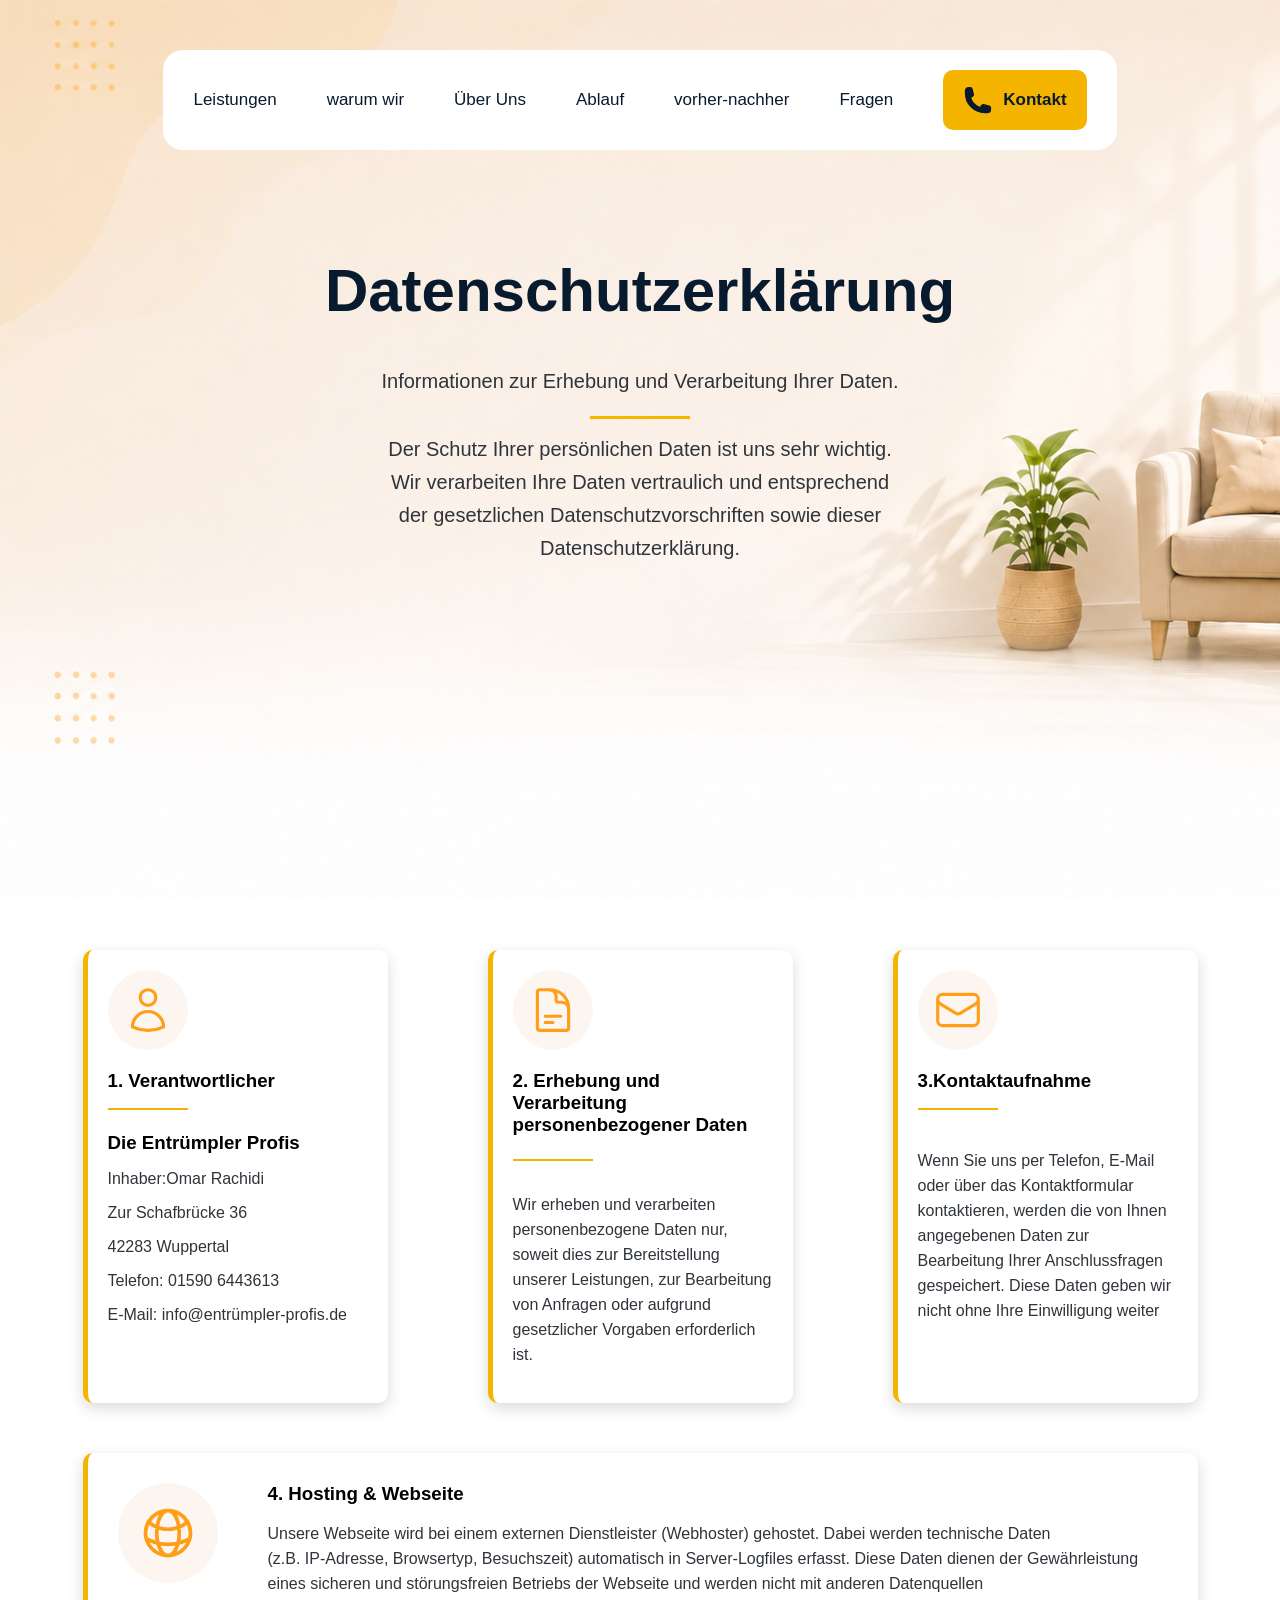
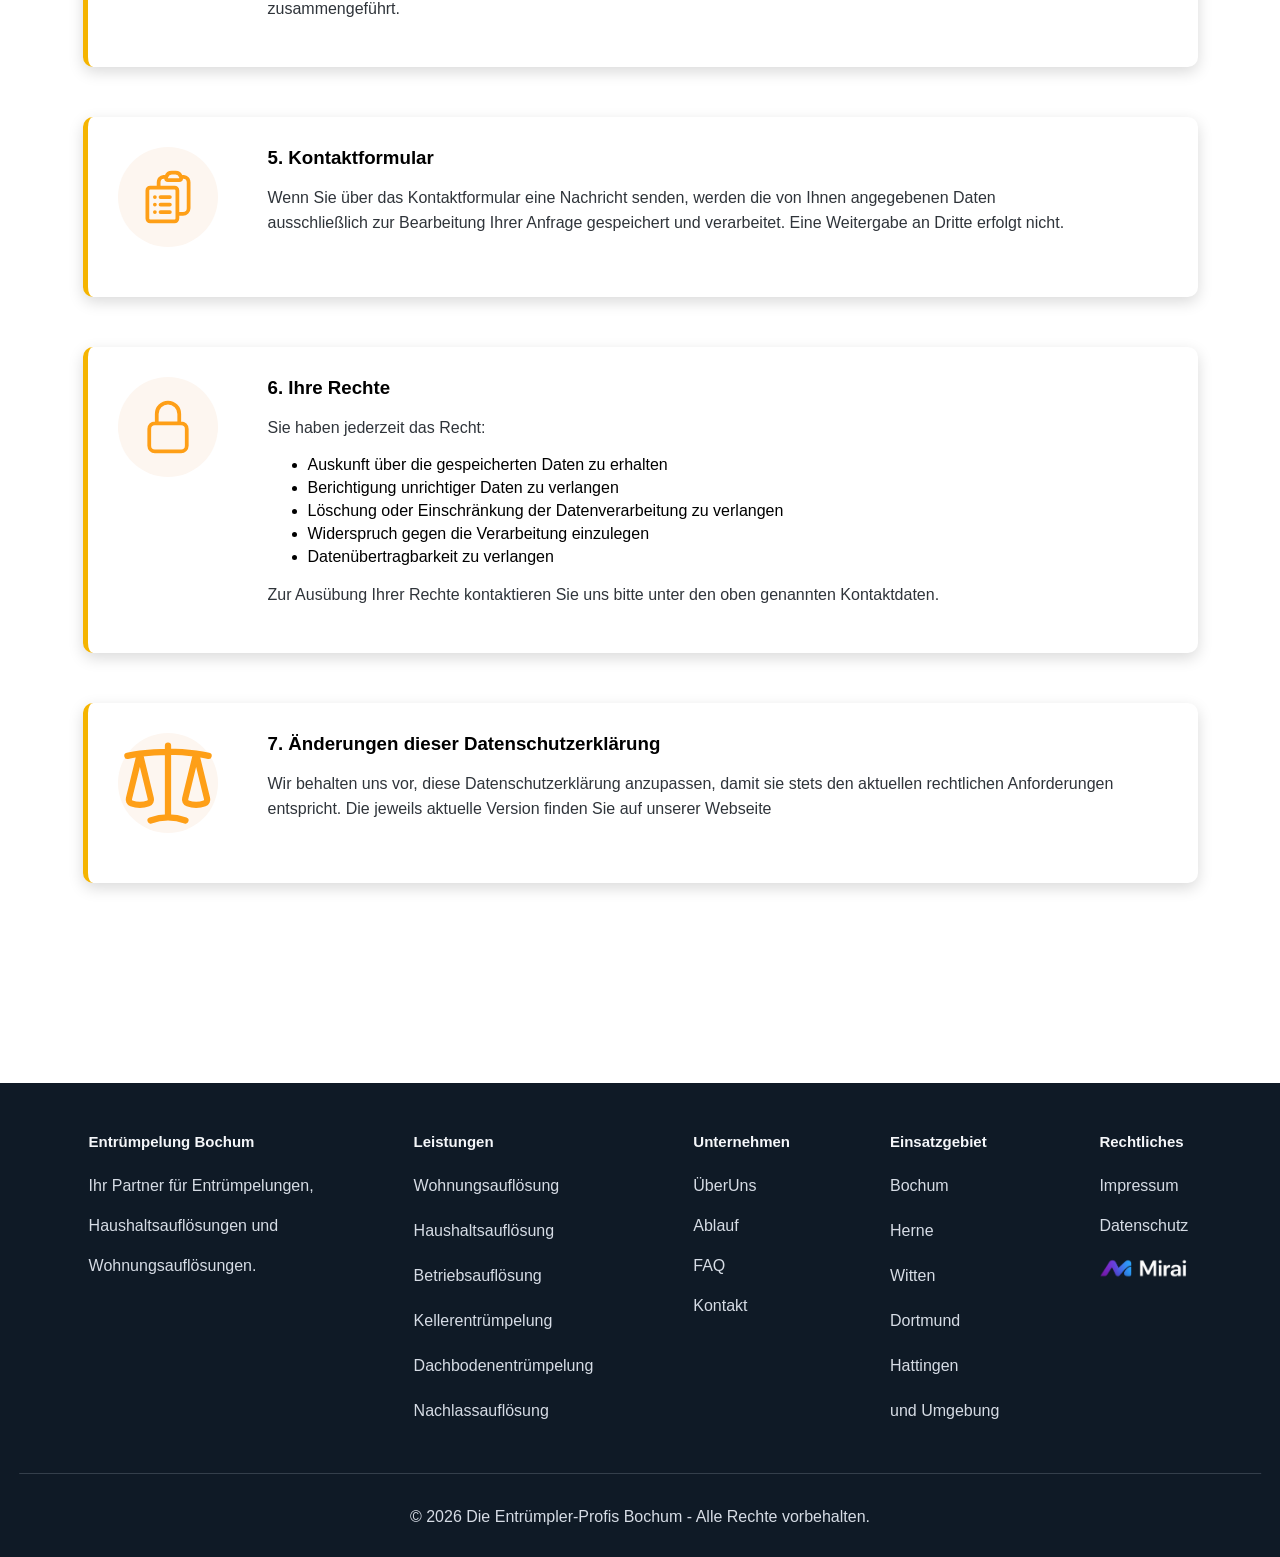
<file: datenschutz.html>
<!DOCTYPE html>
<html lang="en">
<head>
    <meta charset="UTF-8">
    <meta name="viewport" content="width=device-width, initial-scale=1.0">
    <link rel="icon" href="webLogo.png" type="image/png">
    <meta name="description"
content="Datenschutzerklärung der Entrümpler Profis. Informationen zur Verarbeitung personenbezogener Daten, Cookies und Ihren Datenschutzrechten gemäß DSGVO.">
    <title>Datenschutzerklärung | Entrümpler Profis</title>
    <style>
         body{
    margin: 0%;
    padding: 0%;
    font-family: 'Poppins', sans-serif;
    overflow-x: hidden;
}
img{
    width:100%;
    height: auto;
}
.markd{
    color: #F5B400;
}
h1,nav a,h2 {
    color: #081A2E;
}
h4, .plank_leftSide p, .plank_leftSide h3, .plank_reightSide h3, .plank_reightSide p,.kontakt_companyData p,.proarg_card p,.kontakt_pro h5,.copyright p{
    margin: 0%;
}
#hero-h1{
    font-size: 60px;
}
.inpressumli{
    list-style: none;
}
li{
    margin-bottom:5px ;
}
.inpressumUl{
    padding: 0%;
}
p{
    color: #2F343A;
}
nav{
    margin: 0 auto;
    display: flex;
    justify-content: center;
    align-items: center;
    gap: 60px;
    width: fit-content;
    background: white;
    padding: 25px 40px;
    border-radius: 20px;
}
nav a{
    margin-right: 60px;
    text-decoration: none;
    font-size: 20px;
    font-weight: 500;
    white-space: nowrap;
    transition: all 0.3s ease;
}
    header{
    background-image:url("inprssum.png");
     background-size: cover;
    height: 850px;
    width: 100%;
    position: relative;
    padding-top: 50px;
    }
    /*header::after{
    content: "";
    position: absolute;
    bottom: -1px;
    left: 0;
    width: 100%;
    height: 120px;
    background: white;
    clip-path: polygon(0 50%, 100% 0, 100% 100%, 0 100%);
}*/
.phoneIcon {
    fill: #081A2E;
}
.btnIcon {
    width: 30px;
    height: 30px;
}
.yellowBtn {
    text-decoration: none;
    display: inline-flex;
    gap: 10px;
    align-items: center;
    background-color: #F5B400;
    padding: 15px 20px;
    color: #081A2E;
    font-weight: 600;
    font-size: 17px;
    border-radius: 10px;
    transition: all 0.3s ease;
}
.navContainer {
    /* max-width: 1200px; */
    margin: 0 auto;
    padding: 0 20px;
}
nav a:last-child {
    margin-right: 0%;
}
#h1{
    font-size: 60px;
}
.Hero-Slogan{
    font-size: 20px;
    font-weight: 500;
    line-height: 33px;
    z-index: 1;
}
.Hero-Lay{
    display:grid;
    grid-template-columns: repeat(2,1fr);
    justify-items: center;
    align-items: center;
    height: 650px;
}
.Inpressum_Name{
    position: relative;
    margin-bottom: 35px;
    z-index: 1;
}
.Inpressum_Name::after{
    content: "";
    position: absolute;
    width: 100px;
    height: 3px;
    background-color: #F5B400;
    left: 11%;
    bottom: -15%;
    transform: translateX(-50%);
}
.faq_Wrapper{
    width:60px;
    height:60px;
    background-color:#FDF6F0;
    color:#FE9F17;
    display: flex;
    justify-content: center;
    align-items: center;
    border-radius: 50%;
}
.card_Wrapper{
    width: 80px;
    height: 80px;
    margin-bottom: 20px;
}
.inpr_Cardicon{
    width: 50px;
    height: 50px;
}

.small-Icons{
    width: 25px;
    height: 25px;
    stroke: #F5B400;
}
.inpressum_firstCards{
    display: flex;
    flex-direction: column;
    background-color: #fff; 
    box-shadow:0 5px 15px rgba(0,0,0,.15);
    width: 100%;
    max-width:260px;
    padding: 20px;
    border-radius: 10px;
    border-left: #F5B400 5px solid;
    transition: all 0.3s;
}
.inpressum_firstCards:hover,.inpressum_flexCArds:hover{
    transform: translateX(+3px);
    border-left: #F5B400 8px solid;
}
.Card_Lay{
    display: flex;
    flex-wrap: wrap;
    justify-content:center;
    gap: 100px;
    padding: 50px;
}
.kontakt_Information{
    display: flex;
    flex-direction: column;
    justify-content: center;
    gap: 5px;
    margin-bottom:20px;
}
.kontakt_Information p{
    margin: 0%;
}
/*.kontakt_data{
    display: flex;
    flex-direction: column;
    gap: 10px;
}*/
.Data_name{
    display: flex;
    align-items: center;
    gap: 12px;
}
.strong_mark{
    color: #F5B400;
    margin-left: 38px;
}
.card_Name{
    margin-bottom:40px;
    position: relative;
}
.card_Name::after{
    content: "";
    position: absolute;
    width: 80px;
    height: 2px;
    bottom: -15%;
    left: 0%;
    background-color: #F5B400;
}
h3{
    margin: 0%;
}
.inpressum_flexCArds{
    display: flex;
    gap: 50px;
    background-color: #fff;
    box-shadow:0 5px 15px rgba(0,0,0,.15);
    width: 100%;
    max-width: 1050px;
    padding: 30px;
    border-left: #F5B400 5px solid;
    border-radius: 10px;
    transition: all 0.3s;
}
.inpressum_flexCArds p{
    line-height: 25px;
}
.flexIconwrappwer{
    width: 100px;
    height: 100px;
}
.flexicon{
    width: 60px;
    height: 60px;
}
.flex_layout{
    display: flex;
    flex-direction:column;
    align-items: center;
    gap: 50px;
}
.inpressumLink{
    color: #F5B400;
    font-weight: 600;
    text-decoration:none;
}
footer{
    background-color:#0F1A26;
    margin-top: 200px;
    position: relative;
}
.footer_layout{
    /*width: fit-content;*/
    display: flex;
    flex-wrap: wrap;
    gap: 100px;
    justify-content: center;
    margin: 0 auto;
    padding:50px;
    /*border-radius: 20px;*/
}
.footer_layout p,.footer_layout li,.footer_layout a,.copyright p,.mirai-Lay p{
    color:#D6DCE5;
    font-weight: 400;
    line-height: 40px;
}
.footer_layout h4{
    color:#F5F7FA;
    font-size:15px;
}
.footer_links{
    display: flex;
    flex-direction: column;
    margin-top: 16px;
}
.footer_links a{
    text-decoration:none;
}
.copyright{
    padding-bottom: 20px;
    text-align: center;
    position: relative;
}
.copyright::after{
    content: "";
    position: absolute;
    background:#343F4B;
    width:97%;
    height: 1px;
    top: -40%;
    left: 50%;
    transform: translateX(-50%);
}
#mirai{
    width:92px;
    margin-top: 10px;
}
#mirai:hover,.closeIcon:hover{
    cursor: pointer;
}
.mirai-Lay{
    /*
    z-index: 2;
    background-color:#fff; 
    position: fixed;
    padding: 50px;
    top: 25%;
    left: 50%;
    transform: translateX(-50%);
    box-shadow: 0 10px 30px rgba(0,0,0,.08);
    border-radius: 20px;*/
    width: 900px;
    max-width: 90%;
    margin:0px 50px;
    background: white;

    border-radius: 30px;

    padding: 50px;

    box-shadow:
    0 30px 80px rgba(0,0,0,.25);

    position: relative;
}
.mirai-Lay p{
    color: #081A2E;
    line-height: 25px;
    font-weight: 600;
}
.miraiP{
    margin-bottom: 50px;
    position: relative;
}
.miraiP::after{
    content: "";
    position: absolute;
    width: 100px;
    height: 3px;
    bottom: -25%;
    left: 0%;
    background-color: #F5B400;
}
.miraiTwo{
    width:300px;
}
.display{
    display: none;
}
.mirai-Card{
    box-shadow: 0 10px 30px rgba(0,0,0,.08);
    width: 100%;
    max-width: 230px;
    padding:20px;
    border-radius: 10px;
}
.medium-Icons{
    width: 40px;
    height: 40px;
}
.miraiCard-Layout{
    display: flex;
    gap: 50px;
}
.overlay{
    position: fixed;
    inset: 0;

    background: rgba(0,0,0,0.6);

    display: flex;
    justify-content: center;
    align-items: center;

    z-index: 9999; 
    opacity: 0;
    visibility: hidden;
    transition: .3s;
}
.overlay.active{
    opacity: 1;
    visibility: visible;
}
.cardHead{
    display: flex;
    justify-content: space-between;
}
.miraiIcons{
    margin: 10px;
}
.text{
    line-height: 25px;
}
footer a{
    transition: all 0.3s ease;
}
footer a:hover{
    transform: translateX(-3px);
    color: #fff;
}
nav a:hover{
    transform:translateY(-3px);
}
.nav_mobile{
    display: none;
    background-color: #fff;
    height:20px;
    width: 100%;
}
.mirai-mobile{
    display: none;
}
#menu-btn{
    display: none;
    width:50px;
    height:50px;
    border:none;
    border-top-left-radius:12px;
    border-top-right-radius: 12px;
    border-bottom-left-radius: 12px;
    border-bottom-right-radius: 12px;
    background:#F4B400;
    font-size:22px;
    cursor:pointer;
}

#mobile-menu{
    display:none;
    position:absolute;
    top:50px;
    right:134px;
    width:250px;
    background:white;
    border-top-left-radius:15px;
    border-top-right-radius: 15px;
    border-bottom-left-radius: 15px;
    border-bottom-right-radius: 15px;
    box-shadow:0 10px 30px rgba(0,0,0,0.1);
    z-index: 99;
}

#mobile-menu a{
    display:block;
    padding:15px 20px;
    text-decoration:none;
    color:#0B2345;
}
@media (max-width: 1280px){
nav{
        gap:25px;
        padding:20px 30px;
    }

    nav a{
        font-size:17px;
        margin-right:25px;
    }
        .Hero-Lay {
        display: flex;
        justify-content: center;
        align-items: center;
        text-align: center;
        height: 500px;
        }
        .Inpressum_Name::after{
            left: 50%;
        }
}
@media(max-width:768px){
    body{
        background:#F7F6F3;
    }

    /* Header */

    header{
        background-image:none;
        padding-top:0;
        padding-bottom:40px;
        height:auto;
    }

    nav,
    .flexicon,
    .flexIconwrappwer,
    .card_Wrapper,
    .inpr_Cardicon,
    .mirai-Card,
    .miraiP{
        display:none;
    }

    #menu-btn{
        display:block;
        margin:20px;
    }

    #mobile-menu{
        right:59px;
        width:230px;
    }

    .Hero-Lay{
        display:flex;
        flex-direction:column;
        justify-content:center;
        align-items:center;
        text-align:center;
        padding:40px 20px;
        height:auto;
    }

    #h1{
        font-size:34px;
        color:#F5B400;
    }

    .Hero-Slogan{
        font-size:16px;
        line-height:28px;
    }

    .Inpressum_Name::after{
        left:50%;
        transform:translateX(-50%);
    }

    /* Hauptbereich */

    main{
        padding:20px;
    }

    .Card_Lay{
        display:flex;
        flex-direction:column;
        gap:20px;
        padding:0;
        width:100%;
    }

    .inpressum_firstCards{
        width:100%;
        max-width:none;
        box-sizing:border-box;
        padding:20px;
    }

    .inpressum_firstCards h3{
        font-size:20px;
    }

    .inpressum_firstCards p{
        font-size:15px;
        line-height:26px;
    }

    /* Datenschutzkarten */

    .flex_layout{
        gap:20px;
        margin-top:30px;
    }

    .inpressum_flexCArds{
        display:block;
        width:100%;
        max-width:none;
        padding:25px 20px;
        box-sizing:border-box;
    }

    .inpressum_flexCArds h3{
        font-size:20px;
        margin-bottom:15px;
    }

    .inpressum_flexCArds p{
        font-size:15px;
        line-height:28px;
        word-break:break-word;
    }

    .inpressum_flexCArds ul{
        padding-left:20px;
        margin:15px 0;
    }

    .inpressum_flexCArds li{
        line-height:28px;
        margin-bottom:8px;
    }

    .inpressumLink{
        display:inline-block;
        margin:10px 0;
        word-break:break-word;
    }

    /* Footer */

    .footer_layout{
        flex-direction:column;
        gap:35px;
        padding:40px 20px;
    }

    .footer_layout p,
    .footer_layout li,
    .footer_layout a{
        line-height:30px;
    }

    /* Mirai Popup */

    .mirai-mobile{
        display:flex;
        flex-direction:column;
        gap:20px;
    }

    .mirai-Lay{
        width:90%;
        margin:0;
        padding:25px;
        border-radius:20px;
    }

    .miraiTwo{
        width:170px;
    }

    .closeIcon{
        width:30px;
        height:30px;
    }
    /*.footer_layout{
    flex-direction: column;
    gap: 40px;
}
#menu-btn{
    display:block;
    margin: 20px;
}

#mobile-menu{
    display:none;
}
.inpressum_firstCards p,.inpressum_firstCards h3{
    font-size: 16px;
}
     header{
        background-image: none;
        padding-top: 0px;
        height: 450px;
    }
    .mirai-Card,nav,.flexicon,.flexIconwrappwer,.card_Wrapper,.inpr_Cardicon,.miraiP{
        display: none;
    }
    .Hero-Lay{
        display: flex;
        flex-direction: column;
        justify-content: center;
        height: 350px;
    }
    body{
        background-color: #F7F6F3;
    }
    .nav_mobile{
        display: flex;
        border-radius: 0%;
    }
    .mirai-mobile{
        display: flex;
        flex-direction: column;
    }
    #h1{
        font-size: 20px;
        color: #F5B400;
    }
    .Hero-Slogan{
        font-size: 16px;
        font-weight: 600;
    }
    main{
        padding: 0px 80px;
    }
    .Card_Lay{
        width: 100%;
        padding-left: 0%;
    } 
    .mirai-Lay{
    margin: 0px 20px;
}
 .closeIcon{
    width: 30px;
    height: 30px;
}
.miraiTwo{
    width: 150px;
    margin-bottom: 35px;
}*/
}
@media (min-width:768px) and (max-width:1199px){

    nav{
        display:none;
    }

    #menu-btn{
        display:block;
        margin:30px;
    }

    #mobile-menu{
        display:none;
        right:30px;
        top:90px;
    }

    header{
        background-image:url("inprssum.png");
        background-size:cover;
        height:650px;
    }

    .Hero-Lay{
        display:flex;
        justify-content:center;
        align-items:center;
        text-align:center;
        height:500px;
    }

    #h1{
        font-size:50px;
    }

    .Hero-Slogan{
        font-size:20px;
        line-height:32px;
    }

    .Inpressum_Name::after{
        left:50%;
        transform:translateX(-50%);
    }

    .Card_Lay{
        gap:30px;
        padding:30px;
    }

    .inpressum_firstCards{
        max-width:320px;
    }

    .inpressum_flexCArds{
        flex-direction:column;
        gap:20px;
        max-width:850px;
    }

    .flexIconwrappwer{
        display:none;
    }

    .footer_layout{
        gap:50px;
    }
}
    </style>
</head>
<body>
     <header>
         <button id="menu-btn">
                ☰
            </button>

            <nav id="mobile-menu">
                <a href="index.html#leistungen">Leistungen</a>
                <a href="index.html#WarumWir">warum wir</a>
                <a href="index.html#überUns">Über Uns</a>
                <a href="index.html#Ablauf">Ablauf</a>
                <a href="index.html#vorherNAchher">vorher-nachher</a>
                <a href="index.html#fragen">Fragen</a>
                <a href="index.html#Kontakt">Kontakt</a>
            </nav>
            <script>
                const button = document.getElementById("menu-btn");
                const menu = document.getElementById("mobile-menu");

                button.addEventListener("click", () => {

                    if(menu.style.display === "block"){

                        menu.style.display = "none";

                        button.style.borderBottomLeftRadius = "12px";
                        button.style.borderBottomRightRadius = "12px";

                    }else{

                        menu.style.display = "block";

                        button.style.borderBottomLeftRadius = "0px";
                        button.style.borderBottomRightRadius = "0px";

                        menu.style.borderTopLeftRadius = "0px";
                        menu.style.borderTopRightRadius = "0px";

                    }

                });
            </script>
        <div class="navContainer">
                <nav>
                    <a href="index.html#leistungen">Leistungen</a>
                    <a href="index.html#WarumWir">warum wir</a>
                    <a href="index.html#überUns">Über Uns</a>
                    <a href="index.html#Ablauf">Ablauf</a>
                    <a href="index.html#vorherNAchher">vorher-nachher</a>
                    <a href="index.html#fragen">Fragen</a>
                    <a href="index.html#Kontakt" class="yellowBtn">
                    <svg xmlns="http://www.w3.org/2000/svg" fill="none" viewBox="0 0 24 24" stroke-width="1.5" stroke="currentColor" class="btnIcon phoneIcon">
                    <path stroke-linecap="round" stroke-linejoin="round" d="M2.25 6.75c0 8.284 6.716 15 15 15h2.25a2.25 2.25 0 0 0 2.25-2.25v-1.372c0-.516-.351-.966-.852-1.091l-4.423-1.106c-.44-.11-.902.055-1.173.417l-.97 1.293c-.282.376-.769.542-1.21.38a12.035 12.035 0 0 1-7.143-7.143c-.162-.441.004-.928.38-1.21l1.293-.97c.363-.271.527-.734.417-1.173L6.963 3.102a1.125 1.125 0 0 0-1.091-.852H4.5A2.25 2.25 0 0 0 2.25 4.5v2.25Z" />
                    </svg>
                        Kontakt</a>
                </nav>
        </div>
        <div class="Hero-Lay">
            <div class="inpressumHead">
                <div class="Inpressum_Name">
                    <h1 id="h1">Datenschutzerklärung</h1>
                    <p class="Hero-Slogan">Informationen zur Erhebung und Verarbeitung Ihrer Daten.</p>
                </div>
                <div>
                    <p class="Hero-Slogan">Der Schutz Ihrer persönlichen Daten ist uns sehr wichtig.<br>Wir verarbeiten Ihre Daten vertraulich und entsprechend<br>der gesetzlichen Datenschutzvorschriften sowie dieser<br>Datenschutzerklärung.</p>
                </div>
            </div>
        </div>
    </header>
    <main>
        <div class="Card_Lay">
            <div class="inpressum_firstCards">
                <div class="card_Name">
                    <div class="faq_Wrapper card_Wrapper">
                        <svg xmlns="http://www.w3.org/2000/svg" fill="none" viewBox="0 0 24 24" stroke-width="1.5" stroke="currentColor" class="inpr_Cardicon">
                        <path stroke-linecap="round" stroke-linejoin="round" d="M15.75 6a3.75 3.75 0 1 1-7.5 0 3.75 3.75 0 0 1 7.5 0ZM4.501 20.118a7.5 7.5 0 0 1 14.998 0A17.933 17.933 0 0 1 12 21.75c-2.676 0-5.216-.584-7.499-1.632Z" />
                        </svg>
                    </div>
                    <h3>1. Verantwortlicher</h3>
                </div>
                <div class="CardKontakt">
                    <h3>Die Entrümpler Profis</h3>
                    <p>Inhaber:Omar Rachidi</p>
                    <p>Zur Schafbrücke 36</p>
                    <p>42283 Wuppertal</p>
                    <p>Telefon: 01590 6443613</p>
                    <p>E-Mail: info@entrümpler-profis.de</p>
                </div>
            </div>
            <div class="inpressum_firstCards">
                <div class="card_Name">
                    <div class="faq_Wrapper card_Wrapper">
                        <svg xmlns="http://www.w3.org/2000/svg" fill="none" viewBox="0 0 24 24" stroke-width="1.5" stroke="currentColor" class="inpr_Cardicon">
                        <path stroke-linecap="round" stroke-linejoin="round" d="M19.5 14.25v-2.625a3.375 3.375 0 0 0-3.375-3.375h-1.5A1.125 1.125 0 0 1 13.5 7.125v-1.5a3.375 3.375 0 0 0-3.375-3.375H8.25m0 12.75h7.5m-7.5 3H12M10.5 2.25H5.625c-.621 0-1.125.504-1.125 1.125v17.25c0 .621.504 1.125 1.125 1.125h12.75c.621 0 1.125-.504 1.125-1.125V11.25a9 9 0 0 0-9-9Z" />
                        </svg>
                    </div>
                    <h3>2. Erhebung und Verarbeitung personenbezogener Daten</h3>
                </div>
                <div class="CardKontakt">
                    <div>
                        <p class="text">Wir erheben und verarbeiten personenbezogene Daten nur, soweit dies zur Bereitstellung unserer Leistungen, zur Bearbeitung von Anfragen oder aufgrund gesetzlicher Vorgaben erforderlich ist.</p>
                    </div>
                    <!--<div class="kontakt_Information"> 
                        <div class="Data_name">
                            <svg xmlns="http://www.w3.org/2000/svg" fill="none" viewBox="0 0 24 24" stroke-width="1.5" stroke="currentColor" class="small-Icons">
                            <path stroke-linecap="round" stroke-linejoin="round" d="M2.25 6.75c0 8.284 6.716 15 15 15h2.25a2.25 2.25 0 0 0 2.25-2.25v-1.372c0-.516-.351-.966-.852-1.091l-4.423-1.106c-.44-.11-.902.055-1.173.417l-.97 1.293c-.282.376-.769.542-1.21.38a12.035 12.035 0 0 1-7.143-7.143c-.162-.441.004-.928.38-1.21l1.293-.97c.363-.271.527-.734.417-1.173L6.963 3.102a1.125 1.125 0 0 0-1.091-.852H4.5A2.25 2.25 0 0 0 2.25 4.5v2.25Z" />
                            </svg>
                            <p>Telefon:</p>
                        </div>
                        <div class="kontakt_data">
                            <strong class="strong_mark">015906443613</strong>
                        </div>
                    </div>
                    <div class="kontakt_Information">
                        <div class="Data_name">
                            <svg xmlns="http://www.w3.org/2000/svg" fill="none" viewBox="0 0 24 24" stroke-width="1.5" stroke="currentColor" class="small-Icons">
                            <path stroke-linecap="round" stroke-linejoin="round" d="M21.75 6.75v10.5a2.25 2.25 0 0 1-2.25 2.25h-15a2.25 2.25 0 0 1-2.25-2.25V6.75m19.5 0A2.25 2.25 0 0 0 19.5 4.5h-15a2.25 2.25 0 0 0-2.25 2.25m19.5 0v.243a2.25 2.25 0 0 1-1.07 1.916l-7.5 4.615a2.25 2.25 0 0 1-2.36 0L3.32 8.91a2.25 2.25 0 0 1-1.07-1.916V6.75" />
                            </svg>
                            <p>E-Mail:</p>
                        </div>
                        <div class="kontakt_data">
                            <strong class="strong_mark">info@entrümpler-profis.de</strong>
                        </div>
                    </div>-->
                </div>
            </div>
            <div class="inpressum_firstCards">
                <div class="card_Name">
                    <div class="faq_Wrapper card_Wrapper" >
                        <svg xmlns="http://www.w3.org/2000/svg" fill="none" viewBox="0 0 24 24" stroke-width="1.5" stroke="currentColor" class="inpr_Cardicon">
                        <path stroke-linecap="round" stroke-linejoin="round" d="M21.75 6.75v10.5a2.25 2.25 0 0 1-2.25 2.25h-15a2.25 2.25 0 0 1-2.25-2.25V6.75m19.5 0A2.25 2.25 0 0 0 19.5 4.5h-15a2.25 2.25 0 0 0-2.25 2.25m19.5 0v.243a2.25 2.25 0 0 1-1.07 1.916l-7.5 4.615a2.25 2.25 0 0 1-2.36 0L3.32 8.91a2.25 2.25 0 0 1-1.07-1.916V6.75" />
                        </svg>
                    </div>
                    <h3>3.Kontaktaufnahme</h3>
                </div>
                <div class="CardKontakt">
                    <p class="text">Wenn Sie uns per Telefon, E-Mail oder über das Kontaktformular kontaktieren, werden die von Ihnen angegebenen Daten zur Bearbeitung Ihrer Anschlussfragen gespeichert. Diese Daten geben wir nicht ohne Ihre Einwilligung weiter</p>
                </div>
            </div>
        </div>
        <div class="flex_layout">
            <div class="inpressum_flexCArds">
                <div>
                    <div class="faq_Wrapper card_Wrapper flexIconwrappwer">
                        <svg xmlns="http://www.w3.org/2000/svg" fill="none" viewBox="0 0 24 24" stroke-width="1.5" stroke="currentColor" class="inpr_Cardicon flexicon">
                        <path stroke-linecap="round" stroke-linejoin="round" d="M12 21a9.004 9.004 0 0 0 8.716-6.747M12 21a9.004 9.004 0 0 1-8.716-6.747M12 21c2.485 0 4.5-4.03 4.5-9S14.485 3 12 3m0 18c-2.485 0-4.5-4.03-4.5-9S9.515 3 12 3m0 0a8.997 8.997 0 0 1 7.843 4.582M12 3a8.997 8.997 0 0 0-7.843 4.582m15.686 0A11.953 11.953 0 0 1 12 10.5c-2.998 0-5.74-1.1-7.843-2.918m15.686 0A8.959 8.959 0 0 1 21 12c0 .778-.099 1.533-.284 2.253m0 0A17.919 17.919 0 0 1 12 16.5c-3.162 0-6.133-.815-8.716-2.247m0 0A9.015 9.015 0 0 1 3 12c0-1.605.42-3.113 1.157-4.418" />
                        </svg>
                    </div>
                </div>
                <div>
                    <h3>4. Hosting & Webseite</h3>
                    <p>Unsere Webseite wird bei einem externen Dienstleister (Webhoster) gehostet. Dabei werden technische Daten<br>(z.B. IP-Adresse, Browsertyp, Besuchszeit) automatisch in Server-Logfiles erfasst. Diese Daten dienen der Gewährleistung eines sicheren und störungsfreien Betriebs der Webseite und werden nicht mit anderen Datenquellen<br>zusammengeführt.<br></p>
                </div>
            </div>
            <div class="inpressum_flexCArds">
                <div>
                    <div class="faq_Wrapper card_Wrapper flexIconwrappwer">
                        <svg xmlns="http://www.w3.org/2000/svg" fill="none" viewBox="0 0 24 24" stroke-width="1.5" stroke="currentColor" class="inpr_Cardicon flexicon">
                        <path stroke-linecap="round" stroke-linejoin="round" d="M9 12h3.75M9 15h3.75M9 18h3.75m3 .75H18a2.25 2.25 0 0 0 2.25-2.25V6.108c0-1.135-.845-2.098-1.976-2.192a48.424 48.424 0 0 0-1.123-.08m-5.801 0c-.065.21-.1.433-.1.664 0 .414.336.75.75.75h4.5a.75.75 0 0 0 .75-.75 2.25 2.25 0 0 0-.1-.664m-5.8 0A2.251 2.251 0 0 1 13.5 2.25H15c1.012 0 1.867.668 2.15 1.586m-5.8 0c-.376.023-.75.05-1.124.08C9.095 4.01 8.25 4.973 8.25 6.108V8.25m0 0H4.875c-.621 0-1.125.504-1.125 1.125v11.25c0 .621.504 1.125 1.125 1.125h9.75c.621 0 1.125-.504 1.125-1.125V9.375c0-.621-.504-1.125-1.125-1.125H8.25ZM6.75 12h.008v.008H6.75V12Zm0 3h.008v.008H6.75V15Zm0 3h.008v.008H6.75V18Z" />
                        </svg>
                    </div>
                </div>
                <div>
                    <h3>5. Kontaktformular</h3>
                    <p>Wenn Sie über das Kontaktformular eine Nachricht senden, werden die von Ihnen angegebenen Daten<br>ausschließlich zur Bearbeitung Ihrer Anfrage gespeichert und verarbeitet. Eine Weitergabe an Dritte erfolgt nicht.</p>
                </div>
            </div>
            <div class="inpressum_flexCArds">
                <div>
                    <div class="faq_Wrapper card_Wrapper flexIconwrappwer">
                        <svg xmlns="http://www.w3.org/2000/svg" fill="none" viewBox="0 0 24 24" stroke-width="1.5" stroke="currentColor" class="inpr_Cardicon flexicon">
                        <path stroke-linecap="round" stroke-linejoin="round" d="M16.5 10.5V6.75a4.5 4.5 0 1 0-9 0v3.75m-.75 11.25h10.5a2.25 2.25 0 0 0 2.25-2.25v-6.75a2.25 2.25 0 0 0-2.25-2.25H6.75a2.25 2.25 0 0 0-2.25 2.25v6.75a2.25 2.25 0 0 0 2.25 2.25Z" />
                        </svg>
                    </div>
                </div>
                <div>
                    <h3>6. Ihre Rechte</h3>
                    <p>Sie haben jederzeit das Recht:</p>
                    <ul>
                        <li>Auskunft über die gespeicherten Daten zu erhalten</li>
                        <li>Berichtigung unrichtiger Daten zu verlangen</li>
                        <li>Löschung oder Einschränkung der Datenverarbeitung zu verlangen</li>
                        <li>Widerspruch gegen die Verarbeitung einzulegen</li>
                        <li>Datenübertragbarkeit zu verlangen</li>
                    </ul>
                    <p>Zur Ausübung Ihrer Rechte kontaktieren Sie uns bitte unter den oben genannten Kontaktdaten.</p>
                </div>
            </div>
            <div class="inpressum_flexCArds">
                <div>
                    <div class="faq_Wrapper card_Wrapper flexIconwrappwer">
                        <svg xmlns="http://www.w3.org/2000/svg" fill="none" viewBox="0 0 24 24" stroke-width="1.5" stroke="currentColor" class="size-6">
                        <path stroke-linecap="round" stroke-linejoin="round" d="M12 3v17.25m0 0c-1.472 0-2.882.265-4.185.75M12 20.25c1.472 0 2.882.265 4.185.75M18.75 4.97A48.416 48.416 0 0 0 12 4.5c-2.291 0-4.545.16-6.75.47m13.5 0c1.01.143 2.01.317 3 .52m-3-.52 2.62 10.726c.122.499-.106 1.028-.589 1.202a5.988 5.988 0 0 1-2.031.352 5.988 5.988 0 0 1-2.031-.352c-.483-.174-.711-.703-.59-1.202L18.75 4.971Zm-16.5.52c.99-.203 1.99-.377 3-.52m0 0 2.62 10.726c.122.499-.106 1.028-.589 1.202a5.989 5.989 0 0 1-2.031.352 5.989 5.989 0 0 1-2.031-.352c-.483-.174-.711-.703-.59-1.202L5.25 4.971Z" />
                        </svg>
                    </div>
                </div>
                <div>
                    <h3>7. Änderungen dieser Datenschutzerklärung</h3>
                    <p>Wir behalten uns vor, diese Datenschutzerklärung anzupassen, damit sie stets den aktuellen rechtlichen Anforderungen<br>entspricht. Die jeweils aktuelle Version finden Sie auf unserer Webseite</p>
                </div>
            </div>
        </div>
    </main>
    <footer>
        <div class="footer_layout">
            <div>
                <div>
                    <h4>Entrümpelung Bochum</h4>
                </div>
                <div>
                    <p>Ihr Partner für Entrümpelungen,<br>Haushaltsauflösungen und<br>Wohnungsauflösungen.</p>
                </div>
                <div>

                </div>
            </div>
            <div>
                <div>
                    <h4>Leistungen</h4>
                </div>
                <div>
                    <ul class="inpressumUl">
                        <li class="inpressumli">Wohnungsauflösung</li>
                        <li class="inpressumli">Haushaltsauflösung</li>
                        <li class="inpressumli">Betriebsauflösung</li>
                        <li class="inpressumli">Kellerentrümpelung</li>
                        <li class="inpressumli">Dachbodenentrümpelung</li>
                        <li class="inpressumli">Nachlassauflösung</li>
                    </ul>
                </div>
            </div>
            <div>
                <div>
                    <h4>Unternehmen</h4>
                </div>
                <div class="footer_links">
                    <a href="index.html#überUns">ÜberUns</a>
                    <a href="index.html#Ablauf">Ablauf</a>
                    <a href="index.html#fragen">FAQ</a>
                    <a href="index.html#Kontakt">Kontakt</a>
                </div>
            </div>
            <div>
                <div>
                    <h4>Einsatzgebiet</h4>
                </div>
                <div>
                    <ul class="inpressumUl">
                        <li class="inpressumli">Bochum</li>
                        <li class="inpressumli">Herne</li>
                        <li class="inpressumli">Witten</li>
                        <li class="inpressumli">Dortmund</li>
                        <li class="inpressumli">Hattingen</li>
                        <li class="inpressumli">und Umgebung</li>
                    </ul>
                </div>
            </div>
            <div>
                <div>
                    <h4>Rechtliches</h4>
                </div>
                <div class="footer_links">
                    <a href="impressum.html">Impressum</a>
                    <a href="datenschutz.html">Datenschutz</a>
                    <img src="miraiweis.png" alt="mirai logo" id="mirai">
                </div>
            </div>
        </div>
        <div class="copyright">
            <p>© 2026 Die Entrümpler-Profis Bochum - Alle Rechte vorbehalten.</p>
        </div>
        <div class="overlay">
            <div class="mirai-Lay display">
                <div class="cardHead">
                    <img src="mirai.png" alt="mirai logo" class="miraiTwo">
                    <svg xmlns="http://www.w3.org/2000/svg" fill="none" viewBox="0 0 24 24" stroke-width="1.5" stroke="currentColor" class="medium-Icons closeIcon">
                    <path stroke-linecap="round" stroke-linejoin="round" d="M6 18 18 6M6 6l12 12" />
                    </svg>
                </div>
                <div>
                    <p class="miraiP">Mirai ist eine Softwareentwicklungsfirma für moderne Webseiten und Onlineshops. Wir entwickeln<br>individuelle digitale Lösungen, die Unternehmen dabei helfen, online sichtbar zu werden, Kunden zu<br>gewinnen und nachhaltig zu wachsen. Dabei verbinden wir ansprechendes Design mit leistungsstarker<br>Technologie.</p>
                </div>
                <div class="miraiCard-Layout">
                    <div class="mirai-mobile">
                        <div>
                            <h2>Über Mirai</h2>
                            <p>Wir sind eine Softwareentwicklungsfirma<br>aus Deutschland. Wir entwickeln moderne<br> Webseiten, Onlineshops und digitale<br>Lösungen, die begeistern.</p>
                        </div>
                        <div>
                            <h2>bei fragen</h2>
                            <p>Telefon: 0171 6105872</p>
                            <p>E-Mail: mirai-digital@gmail.com</p>
                            <p>Webseite: <strong>Bald verfügbar</strong></p>
                        </div>
                        </ul>
                    </div>
                    <div class="mirai-Card">
                        <div class="faq_Wrapper miraiIcons">
                            <svg xmlns="http://www.w3.org/2000/svg" fill="none" viewBox="0 0 24 24" stroke-width="1.5" stroke="currentColor" class="medium-Icons">
                            <path stroke-linecap="round" stroke-linejoin="round" d="M9 17.25v1.007a3 3 0 0 1-.879 2.122L7.5 21h9l-.621-.621A3 3 0 0 1 15 18.257V17.25m6-12V15a2.25 2.25 0 0 1-2.25 2.25H5.25A2.25 2.25 0 0 1 3 15V5.25m18 0A2.25 2.25 0 0 0 18.75 3H5.25A2.25 2.25 0 0 0 3 5.25m18 0V12a2.25 2.25 0 0 1-2.25 2.25H5.25A2.25 2.25 0 0 1 3 12V5.25" />
                            </svg>
                        </div>
                        <div>
                            <h3>Leistungen</h3>
                            <p>Webdesign, Entwicklung,<br>SEO, Branding &<br>Wartung</p>
                        </div>
                    </div>
                    <div class="mirai-Card">
                        <div class="faq_Wrapper miraiIcons">
                            <svg xmlns="http://www.w3.org/2000/svg" fill="none" viewBox="0 0 24 24" stroke-width="1.5" stroke="currentColor" class="medium-Icons ">
                            <path stroke-linecap="round" stroke-linejoin="round" d="M21.75 6.75v10.5a2.25 2.25 0 0 1-2.25 2.25h-15a2.25 2.25 0 0 1-2.25-2.25V6.75m19.5 0A2.25 2.25 0 0 0 19.5 4.5h-15a2.25 2.25 0 0 0-2.25 2.25m19.5 0v.243a2.25 2.25 0 0 1-1.07 1.916l-7.5 4.615a2.25 2.25 0 0 1-2.36 0L3.32 8.91a2.25 2.25 0 0 1-1.07-1.916V6.75" />
                            </svg>
                        </div>
                        <div>
                            <h3>Kontakt</h3>
                            <p>mirai-digital@gmail.com</p>
                            <p>0171 6105872</p>
                        </div>
                    </div>
                    <div class="mirai-Card">
                        <div class="faq_Wrapper miraiIcons">
                            <svg xmlns="http://www.w3.org/2000/svg" fill="none" viewBox="0 0 24 24" stroke-width="1.5" stroke="currentColor" class="medium-Icons ">
                            <path stroke-linecap="round" stroke-linejoin="round" d="M12 21a9.004 9.004 0 0 0 8.716-6.747M12 21a9.004 9.004 0 0 1-8.716-6.747M12 21c2.485 0 4.5-4.03 4.5-9S14.485 3 12 3m0 18c-2.485 0-4.5-4.03-4.5-9S9.515 3 12 3m0 0a8.997 8.997 0 0 1 7.843 4.582M12 3a8.997 8.997 0 0 0-7.843 4.582m15.686 0A11.953 11.953 0 0 1 12 10.5c-2.998 0-5.74-1.1-7.843-2.918m15.686 0A8.959 8.959 0 0 1 21 12c0 .778-.099 1.533-.284 2.253m0 0A17.919 17.919 0 0 1 12 16.5c-3.162 0-6.133-.815-8.716-2.247m0 0A9.015 9.015 0 0 1 3 12c0-1.605.42-3.113 1.157-4.418" />
                            </svg>
                        </div>
                        <div>
                            <h3>Webseite</h3>
                            <p>Bald verfügbar</p>
                        </div>
                    </div>
                </div>
            </div>
        </div>
    </footer>
     <script>
        const mirai = document.getElementById("mirai");
        const layout = document.querySelector(".mirai-Lay");
        const overlay = document.querySelector(".overlay");
        const close = document.querySelector(".closeIcon");

        mirai.addEventListener("click", ()=>{
            layout.classList.remove("display");
            overlay.classList.add("active");
        });

        close.addEventListener("click",()=>{
            overlay.classList.remove("active");
            layout.classList.add("display");
        })

if(window.innerWidth <= 768){
            document.querySelector(".nav_mobile").style.display = "flex";
        }
    </script>
</body>
</html>
</file>
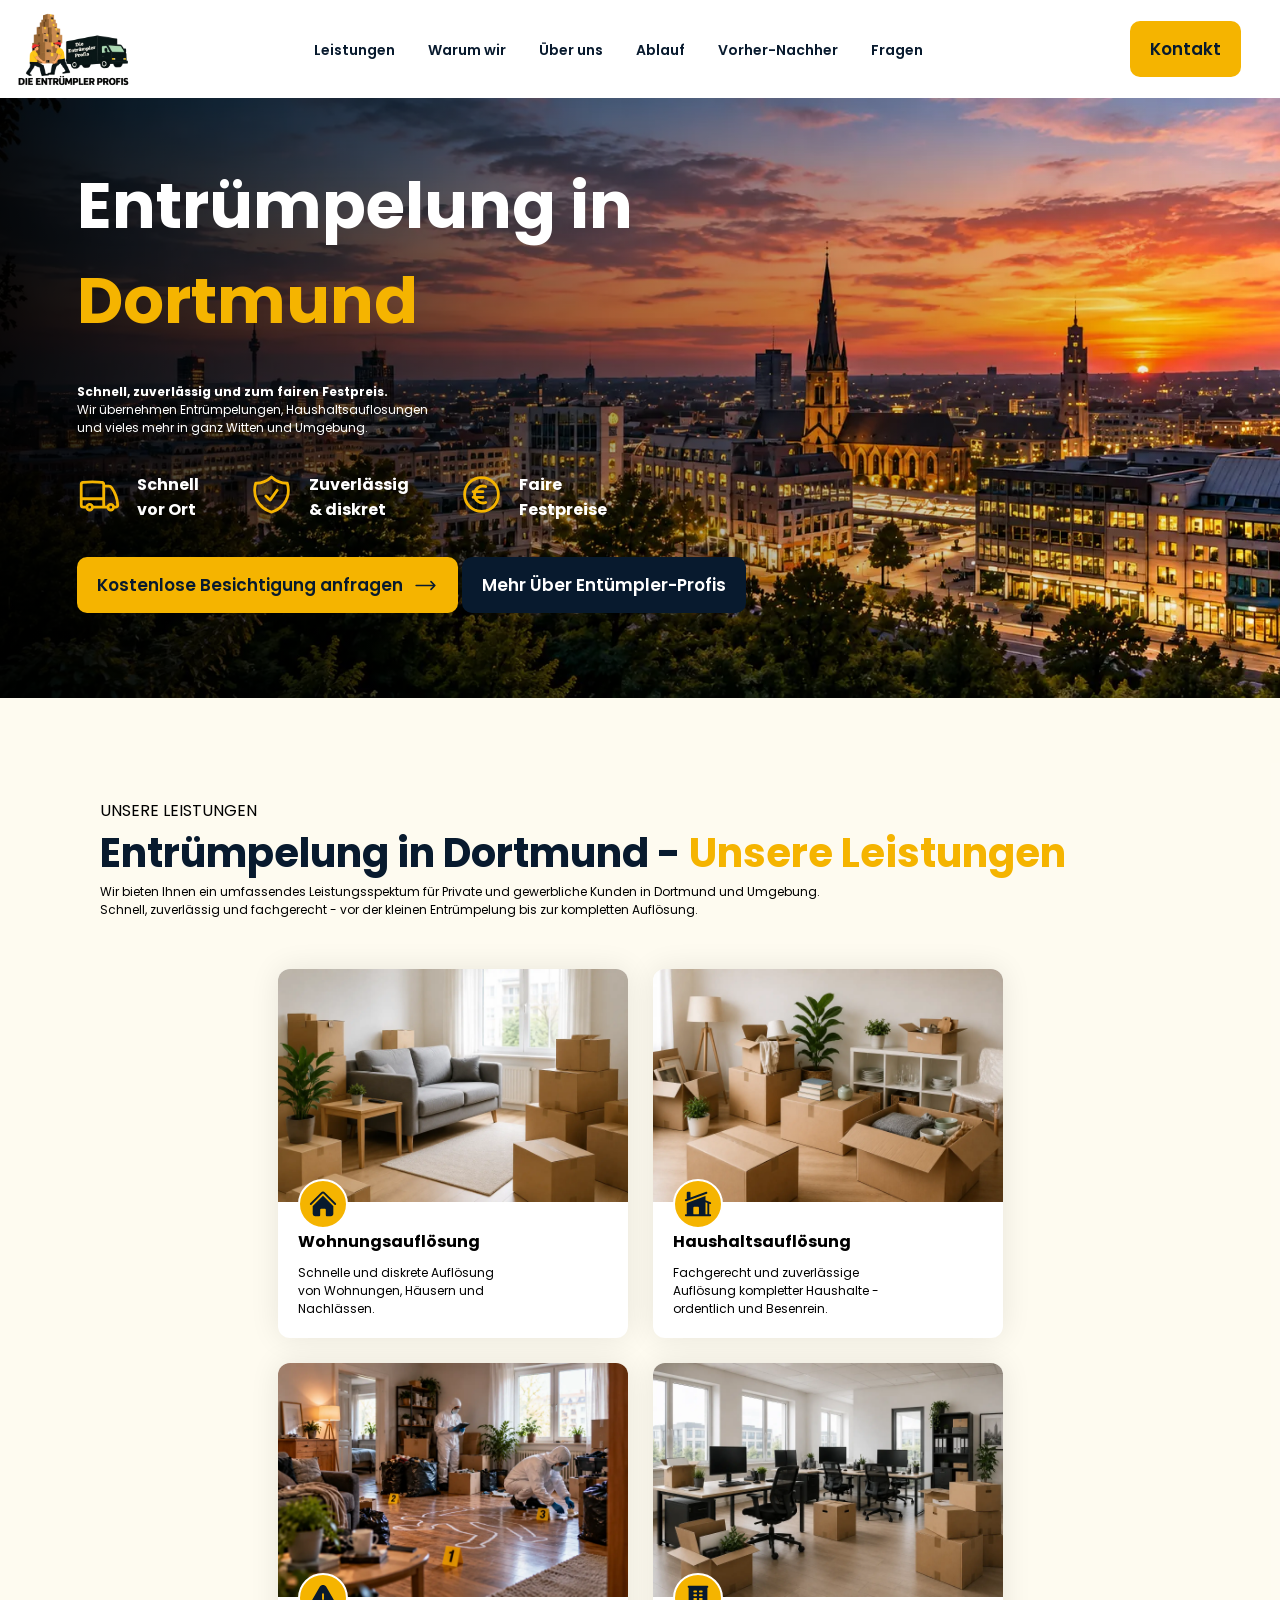
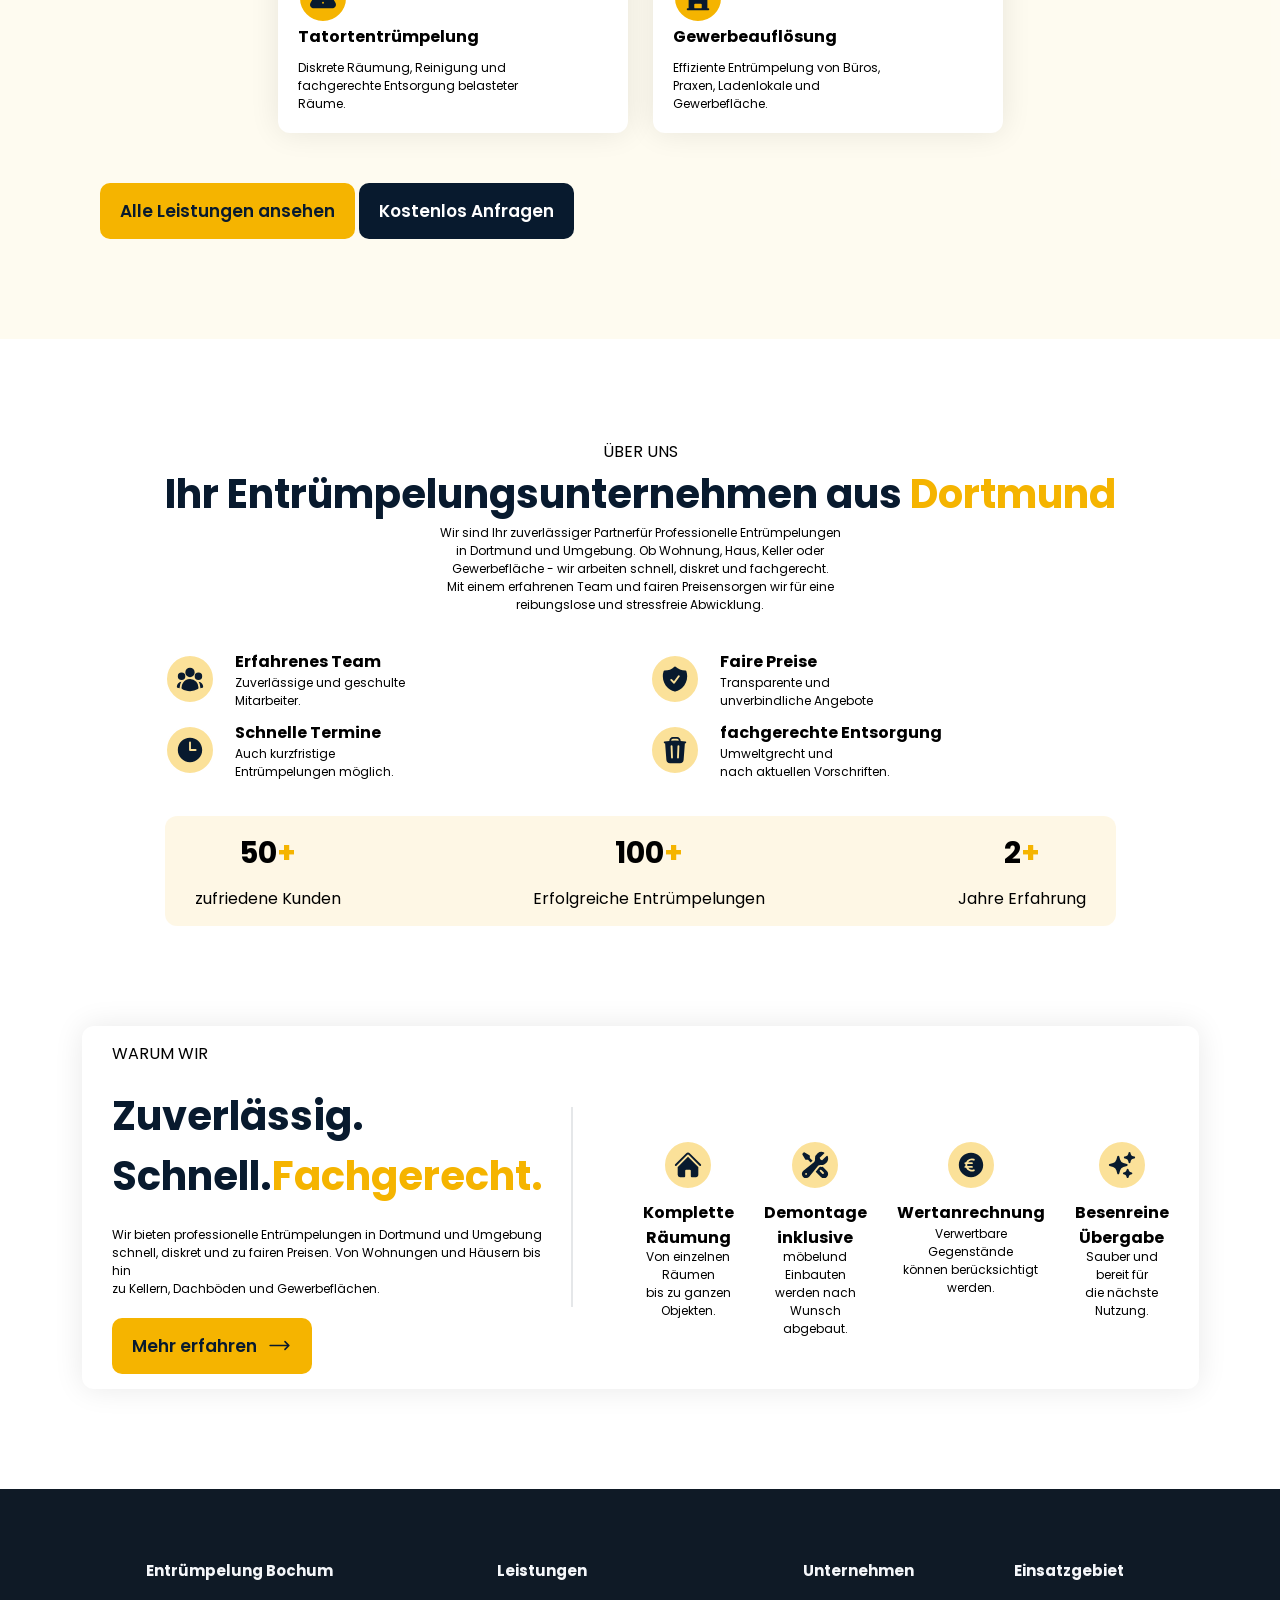
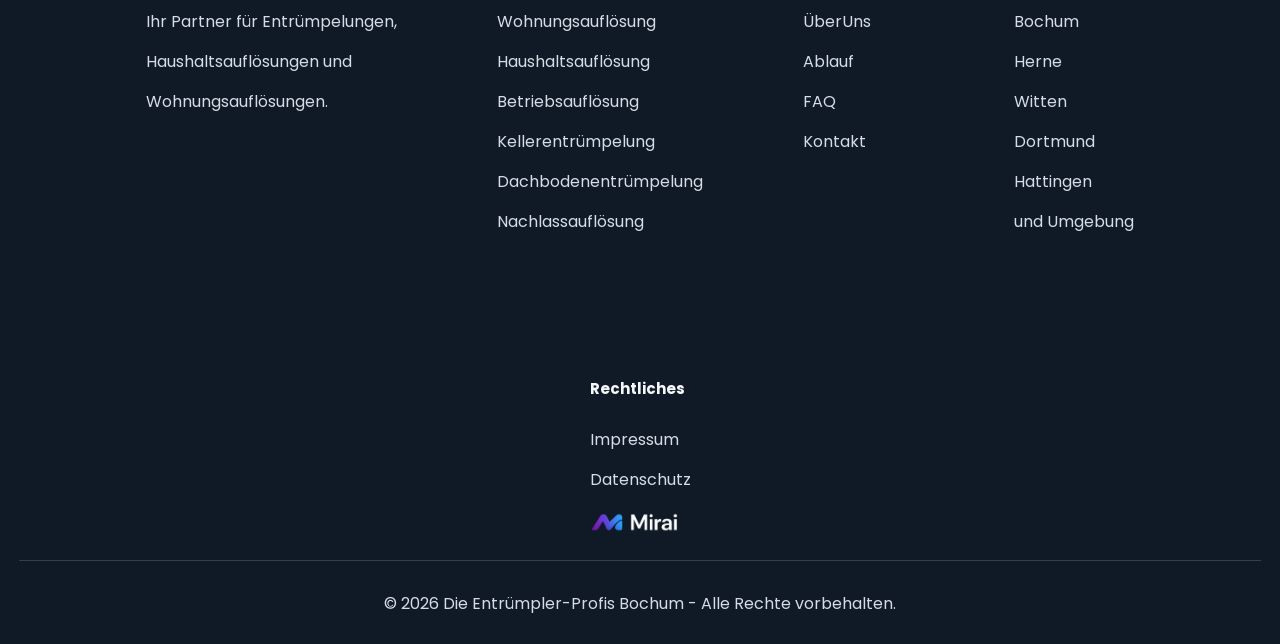
<file: dortmund.html>
<!DOCTYPE html>
<html lang="en">
<head>
    <meta charset="UTF-8">
    <meta name="viewport" content="width=device-width, initial-scale=1.0">
    <title>Entrümpler Profis | in Dortmund</title>
    <!--<script src="https://www.google.com/recaptcha/api.js" async defer></script>-->
    <link rel="preconnect" href="https://fonts.googleapis.com">
    <link rel="preconnect" href="https://fonts.gstatic.com" crossorigin>
    <link rel="icon" href="webLogo.png" type="image/png">
    <meta name="description"
    content="Die Entrümpler Profis – Ihr Experte für Wohnungsauflösungen, Haushaltsauflösungen und Entrümpelungen aller Art. Schnell, zuverlässig, besenrein und zum fairen Festpreis. Kostenlose Besichtigung anfragen.">
    <link href="https://fonts.googleapis.com/css2?family=Poppins:ital,wght@0,100;0,200;0,300;0,400;0,500;0,600;0,700;0,800;0,900;1,100;1,200;1,300;1,400;1,500;1,600;1,700;1,800;1,900&display=swap" rel="stylesheet">
    <style>
         *{
    box-sizing: border-box;
}
html{
    scroll-behavior: smooth    ;
}
body{
    margin: 0%;
    padding: 0%;
    font-family: 'Poppins', sans-serif;
    overflow-x: hidden;
}
img{
    width:100%;
    height: auto;
}
nav{
    display: flex;
    justify-content: space-between;
    align-items: center;
    padding: 7px 100px;
}
.nav_img{
    width: 100%;
    max-width: 10%;
    height: auto;
}
nav a{
    margin-right: 60px;
    text-decoration: none;
    font-size: 20px;
    font-weight: 500;
    white-space: nowrap;
    transition: all 0.3s ease;
}
h1, nav a, h2 {
    color: #081A2E;
}
.yellowBtn {
    text-decoration: none;
    display: inline-flex;
    gap: 10px;
    align-items: center;
    background-color: #F5B400;
    padding: 15px 20px;
    color: #081A2E;
    font-weight: 600;
    font-size: 17px;
    border-radius: 10px;
    transition: all 0.3s ease;
}
.phoneIcon {
    fill: #081A2E;
}
.btnIcon {
    width: 30px;
    height: 30px;
}
.Hero_img{
    width: 100%;
    height: 100%;
    object-fit: cover;
    background: linear-gradient(
        to right,
        rgba(0, 0, 0, 0.85) 0%,
        rgba(0, 0, 0, 0.65) 30%,
        rgba(0, 0, 0, 0.25) 60%,
        rgba(0, 0, 0, 0) 100%
    );
}
.hero_img_box{
    width: 100%;
    height: 600px;
    overflow: hidden; 
    position: relative;  
}
.Hero {
    position: relative;
    width: 100%;
    height: 600px;
    overflow: hidden;
}
.Hero::after {
    content: "";
    position: absolute;
    inset: 0;

    background: linear-gradient(
        to right,
        rgba(0, 0, 0, 0.90) 0%,
        rgba(0, 0, 0, 0.75) 10%,
        rgba(0, 0, 0, 0.40) 40%,
        rgba(0, 0, 0, 0.10) 80%,
        rgba(0, 0, 0, 0) 100%
    );

    z-index: 1;
}
#hero-h1 {
    font-size: clamp(2.2rem, 5vw, 4rem);
    color: #fff;
}
.Hero_content{
    display: flex;
    flex-direction: column;
    gap: 35px;
    position: absolute;
    top: 10%;
    left: 6%;
    z-index: 2;
}
.Hero_content p{
    color: #fff;
}
.Yellow_icons{
    stroke: #F5B400;
}
.Hero_icons{
    width: 45px;
    height: 45px;
}
.hero_service{
    display: flex;
    gap: 50px;
}
.hero_serv_card{
    display: flex;
    gap: 15px;
}
p, strong,h1,h2{
    margin: 0%;
}
.small_icon{
    width: 25px;
    height: 25px;
}
.main_h{
    font-weight: 700;
    font-size: 40px;
}
.markd {
    color: #F5B400;
}
.Lesitung_{
    color: #fff;
}
.whiteBtn{
    background-color: #081A2E;
    color: #fff;
}
.section{
    padding: 0px 100px;
}
#service {
    background-color: rgb(253, 248, 231, 0.6);
    margin-top: 0%;
    padding-top: 100px;
    padding-bottom: 100px;
}
.service_img{
    width: 400px;
    border-top-left-radius:12px ;
    border-top-right-radius: 12px;
}
.service_icon{
    width: 30px;
    height: 30px;
    fill: #081A2E;
}
.service_icon_wrp{
    width: 50px;
    height: 50px;
    display: flex;
    justify-content: center;
    align-items: center;
    border-radius: 50%;
    background-color: #F5B400;
    border: #fff 2px solid;
    position: absolute;
    left: 20px;
    bottom: -8%;
}
.service_card{
    width: fit-content;
    background-color: #fff;
    border-radius: 12px;
    box-shadow: 0 0px 30px rgba(0, 0, 0, .09);
    transition: all 0.3s ease;
}
.service_card:hover{
    transform: scale(1.01);
}
.servie_card_content{
    display: flex;
    flex-direction: column;
    gap: 10px;
    padding: 20px;
}
.img_wrp{
    position: relative;
}
.service_txt{
    font-size: 14px;
}
.service_lay{
    display: flex;
    flex-wrap: wrap;
    justify-content: space-between;
    margin-top: 50px;
}
.btns{
    margin-top:50px ;
}
.about_us_wrp{
    width: 50px;
    height: 50px;
    display: flex;
    justify-content: center;
    align-items: center;
    border-radius: 50%;
    background-color: rgb(245 , 180, 0 , 0.4);
    border: #fff 2px solid;
}
.aboutUS_Card{
    display:flex;
    align-items: center;
    gap: 20px;
}
.card_txt{
    font-size: 12px;
}
#aboutUS_grid{
    display: grid;
    grid-template-columns: 50% 50%;
        gap: 10px;

}
.aboutus_img{
    width: 770px;
    border-radius: 12px;
}
.about_US_LAY{
    display: grid;
    grid-template-columns: 50% 50%;
    justify-items: center;
}
.costumers_datails{
    display: flex;
    flex-wrap: wrap;
    justify-content: space-between;
    background-color: rgb(245 , 180, 0 , 0.1);
    border-radius: 12px;
    padding: 15px 30px;
}
.costumers_datails strong{
    font-size: 30px;
}
.costumer_numbers{
    display: flex;
    flex-direction: column;
    gap: 10px;
    align-items: center;
}
.aboutUs_inf{
    display: flex;
    flex-direction: column;
    gap: 35px;
}
#aboutUS,#why_we{
    margin-top:100px ;
}
.small_icon {
    width: 25px;
    height: 25px;
}
.whywe_card{
    display: flex;
    flex-direction: column;
    align-items: center;
    gap: 10px;
    text-align: center;
}
.whywe_card strong {
height: 48px;
    display: flex;
    align-items: flex-start;
    justify-content: center;}
.whywe_card > div:last-child {
    height: 75px;
    display: flex;
    flex-direction: column;
    align-items: center;
}
#why_we{
    display: flex;
    justify-content: center;
}
.whyWe_box{
    display: flex;
    background-color: #fff;
    box-shadow: 0 0px 30px rgba(0, 0, 0, .09);
    padding: 15px 30px;
    width: fit-content;
    gap: 100px;
    border-radius: 12px;
}
.whywe_cards{
    display: grid;
    grid-template-columns: repeat(4, 1fr);
    gap: 30px;
    align-items: center;
}
.whywe_inf{
    display: flex;
    flex-direction: column;
    gap: 20px;
    position: relative;
}
.whywe_inf::after{
    content: "";
    position: absolute;
    width: 2px;
    height: 200px;
    right: -7%;
    top: 50%;
    transform: translateY(-50%);
    background-color: #081A2E;
    opacity: 0.1;
}
.whywe_icon{
    width: 50px;
    height: 50px;
}
.whywe_wrp{
    width: 70px;
    height: 70px;
}

footer{
    background-color:#0F1A26;
    margin-top: 100px;
}
.footer_layout{
    /*width: fit-content;*/
    display: flex;
    flex-wrap: wrap;
    gap: 100px;
    justify-content: center;
    margin: 0 auto;
    padding:50px;
    /*border-radius: 20px;*/
}
.footer_layout p,.footer_layout li,.footer_layout a,.copyright p{
    color:#D6DCE5;
    font-weight: 400;
    line-height: 40px;
}
.footer_layout h4{
    color:#F5F7FA;
    font-size:15px;
}
.footer_links{
    display: flex;
    flex-direction: column;
    margin-top: 16px;
}
.footer_links a{
    text-decoration:none;
}
.copyright{
    padding-bottom: 20px;
    text-align: center;
    position: relative;
}
.copyright::after{
    content: "";
    position: absolute;
    background:#343F4B;
    width:97%;
    height: 1px;
    top: -40%;
    left: 50%;
    transform: translateX(-50%);
}
#mirai{
    width:92px;
    margin-top: 10px;
}
#mirai:hover,.closeIcon:hover{
    cursor: pointer;
}
.mirai-Lay{
    /*
    z-index: 2;
    background-color:#fff; 
    position: fixed;
    padding: 50px;
    top: 25%;
    left: 50%;
    transform: translateX(-50%);
    box-shadow: 0 10px 30px rgba(0,0,0,.08);
    border-radius: 20px;*/
    width: 900px;
    max-width: 90%;

    background: white;

    border-radius: 30px;

    padding: 50px;

    box-shadow:
    0 30px 80px rgba(0,0,0,.25);

    position: relative;
}
.mirai-Lay p{
    color: #081A2E;
    line-height: 22px;
    font-weight: 600;
}
.miraiTwo{
    width:300px;
}
.display,.mirai-mobile{
    display: none;
}
.mirai-Card{
    box-shadow: 0 10px 30px rgba(0,0,0,.08);
    width: 100%;
    max-width: 230px;
    padding:20px;
    border-radius: 10px;
}
.medium-Icons{
    width: 40px;
    height: 40px;
}
.miraiCard-Layout{
    display: flex;
    flex-wrap: wrap;
    gap: 50px;
}
.overlay{
    position: fixed;
    inset: 0;

    background: rgba(0,0,0,0.6);

    display: flex;
    justify-content: center;
    align-items: center;

    z-index: 9999; 
    opacity: 0;
    visibility: hidden;
    transition: .3s;
}
.overlay.active{
    opacity: 1;
    visibility: visible;
}
.cardHead{
    display: flex;
    justify-content: space-between;
}
nav a:hover{
    transform:translateY(-3px);
}
footer a{
    transition: all 0.3s ease;
}
footer a:hover{
    transform: translateX(-3px);
    color: #fff;
}

li {
    list-style: none;
}
ul {
    padding: 0%;
}
#menu-btn{
    display: none;
    width:50px;
    height:50px;
    border:none;
    border-top-left-radius:12px;
    border-top-right-radius: 12px;
    border-bottom-left-radius: 12px;
    border-bottom-right-radius: 12px;
    background:#F4B400;
    font-size:22px;
    cursor:pointer;
    position: absolute;
    left: 20px;
    top:20px;
    z-index: 98;
    margin-bottom: 20px;
}
#mobile-menu{
    display:none;
    position:absolute;
    top:70px;
    left:20px;
    width:250px;
    background:white;
    border-top-left-radius:15px;
    border-top-right-radius: 15px;
    border-bottom-left-radius: 15px;
    border-bottom-right-radius: 15px;
    box-shadow:0 10px 30px rgba(0,0,0,0.1);
    z-index: 99;
    padding: 0%;
}
@media(max-width: 600px){
    #aboutustxt{
        font-size: 12px;
    }
    .whyWe_box{
        width: 100%;
    }
    .Hero_content {
        left: 3%;
    }
    .big-Icons,.HeroCardIconWrapper,.Hero_img,.mainNav{
        display: none;
    }
    .Hero{
    background-image:url("dortmundhandy.webp");
    background-size: cover;
    height: 500px;
    width: 100%;
    z-index: 1;
    padding-top: 50px;
    position: relative;
    }
    .section,.districts_lay,.reques{
        padding: 0px 20px;
    }
    .Hero_content{
        align-items: center;
        text-align: center;
    }
    
.Lesitung_{
    font-size: 14px;
}
    .Hero_icons {
    width: 30px;
    height: 30px;
}
.big_txt{
        font-size: 13px;
    }
    #btns{
        display: flex;
        flex-direction: column;
        gap: 20px;
        align-items: center;
    }
    .service_img {
        width: 300px;
        display: none;
    } 
    .service_icon_wrp{
        display: none;
    }
    .service_lay{
        gap: 25px;
    }
    .btns{
        display: flex;
        flex-direction: column;
        align-items: flex-start;
        gap: 20px;
    }
    .about_US_LAY{
        display: flex;
        flex-wrap: wrap;
    }
    .main_h{
        font-size: 22px;
    }
    .about_us_wrp,.costumers_datails{
        display: none;
    }
    .aboutus_img{
        margin: 0% auto;
        width: 300px;
    }
    .whyWe_box{
        flex-wrap: wrap;
    }
    .whywe_inf{
        flex-wrap: wrap;
    }
    .whywe_cards,.whywe_inf::after{
        display:none;
    }
    .whywe_wrp{
        display: flex;
    }
    #menu-btn {
        display: block;
    }
    #mobile-menu a {
    display: block;
    padding: 15px 20px;
    text-decoration: none;
    color: #0B2345;
    }
    .hero_service{
        display: none;
    }
    .yellowBtn{
        font-size: 13px;
    }
    .section_slogan{
            font-size: 14px;
        }
    .card_txt{
        font-size: 9px;
    }
    #why_we{
        padding:0px;
        width: 100%;
        max-width: 100%;
    }
    .whyWe_box{
        padding: 15px 10px;
        
    }
}
@media(min-width: 600px) and (max-width:768px){
    /*.big-Icons,.HeroCardIconWrapper,.Hero_img,.mainNav{
        display: none;
    }
    .Hero{
    background-image:url("dortmundhandy.webp");
    background-size: cover;
    height: 650px;
    width: 100%;
    z-index: 1;
    padding-top: 50px;
    position: relative;
    }
    .section,.why_we_lay,.districts_lay,.reques{
        padding: 0px 20px;
    }
.big_txt{
        font-size: 14px;
    }
    .service_img {
        width: 300px;
    } 
    .service_lay{
        justify-content: center;
        gap: 25px;
    }
      .main_h{
        font-size: 20px;
    }
    .costumers_datails{
        display: none;
    }
    #about_us_txt{
        text-align: center;
    }
    .aboutus_img{
        margin: 0% auto;
        width: 420px;
    }
    .about_US_LAY{
        display: flex;
        flex-wrap: wrap;
        justify-content: center;
    }
    .aboutUS_Card{
        display: flex;
        flex-direction: column;
        align-items: center;
        text-align: center;
    }
    .whyWe_box{
        flex-wrap: wrap;
    }
    .whywe_inf{
        flex-wrap: wrap;
    }
    .whywe_cards{
        display:none;
    }
    .whywe_wrp{
        display: flex;
    }
    #menu-btn {
        display: block;
    }
    #mobile-menu a {
    display: block;
    padding: 15px 20px;
    text-decoration: none;
    color: #0B2345;
    }*/
    .whyWe_box{
        width: 100%;
    }
    .Hero_content {
        left: 3%;
    }
    .big-Icons,.HeroCardIconWrapper,.Hero_img,.mainNav{
        display: none;
    }
    .Hero{
    background-image:url("dortmundhandy.webp");
    background-size: cover;
    height: 500px;
    width: 100%;
    z-index: 1;
    padding-top: 50px;
    position: relative;
    }
    .section,.districts_lay,.reques{
        padding: 0px 20px;
    }
    .Hero_content{
        align-items: center;
        text-align: center;
    }
    
.Lesitung_{
    font-size: 14px;
}
    .Hero_icons {
    width: 30px;
    height: 30px;
}
.big_txt{
        font-size: 11px;
    }
    #btns{
        display: flex;
        flex-direction: column;
        gap: 20px;
        align-items: center;
    }
    .service_img {
        width: 300px;
        display: none;
    } 
    .service_icon_wrp{
        display: none;
    }
    .service_lay{
        gap: 25px;
    }
    .btns{
        display: flex;
        flex-direction: column;
        align-items: flex-start;
        gap: 20px;
    }
    .about_US_LAY{
        display: flex;
        flex-wrap: wrap;
    }
    .main_h{
        font-size: 18px;
    }
    .about_us_wrp,.costumers_datails{
        display: none;
    }
    .aboutus_img{
        margin: 0% auto;
        width: 300px;
    }
    .whyWe_box{
        flex-wrap: wrap;
    }
    .whywe_inf{
        flex-wrap: wrap;
    }
    .whywe_cards,.whywe_inf::after{
        display:none;
    }
    .whywe_wrp{
        display: flex;
    }
    #menu-btn {
        display: block;
    }
    #mobile-menu a {
    display: block;
    padding: 15px 20px;
    text-decoration: none;
    color: #0B2345;
    }
    .hero_service{
        display: none;
    }
    .yellowBtn{
        font-size: 13px;
    }
    .section_slogan{
            font-size: 9px;
        }
    .card_txt{
        font-size: 9px;
    }
    #why_we{
        padding:0px;
        width: 100%;
        max-width: 90%;
    }
    .whyWe_box{
        padding: 15px 10px;
        
    }
}
@media (min-width: 1025px) and (max-width: 1280px){
    nav {
    padding: 7px 10px;
}
nav a {
    margin-right: 29px;
    text-decoration: none;
    font-size: 14px;
    font-weight: 600;
    white-space: nowrap;
    transition: all 0.3s ease;
}
.phoneIcon{
 display: none;   
}
 .service_img {
        width: 350px;
    } 
    .service_lay{
        justify-content: center;
        gap: 25px;
    }
     #about_us_txt{
        text-align: center;
    }
    .aboutus_img{
        display: none;
    }
    .about_US_LAY{
        display: flex;
        flex-wrap: wrap;
        justify-content: center;
    }
    .big_txt{
        font-size: 12px;
    }
    .whywe_icon {
    width: 30px;
    height: 30px;
}
.whywe_wrp {
    width: 50px;
    height: 50px;
}
}
    </style>
</head>
<body>
     <header>
         <button id="menu-btn">
                   ☰
               </button>
               <nav id="mobile-menu">
                   <a href="index.html#leistungen">Leistungen</a>
                   <a href="index.html#WarumWir">Warum wir</a>
                   <a href="index.html#überUns">Über Uns</a>
                   <a href="index.html#Ablauf">Ablauf</a>
                   <a href="index.html#vorherNAchher">vorher-nachher</a>
                   <a href="index.html#fragen">Fragen</a>
                   <a href="index.html#Kontakt">Kontakt</a>
               </nav>

            <script>
                const button = document.getElementById("menu-btn");
                const menu = document.getElementById("mobile-menu");

                button.addEventListener("click", () => {

                    if(menu.style.display === "block"){

                        menu.style.display = "none";

                        button.style.borderBottomLeftRadius = "12px";
                        button.style.borderBottomRightRadius = "12px";

                    }else{

                        menu.style.display = "block";

                        button.style.borderBottomLeftRadius = "0px";
                        button.style.borderBottomRightRadius = "0px";

                        menu.style.borderTopLeftRadius = "0px";
                        menu.style.borderTopRightRadius = "0px";

                    }

                });
            </script>
        <nav class="mainNav">
            <img src="navImg.webp" alt="nav Img" class="nav_img">
            <div>
                <a href="">Leistungen</a>
                <a href="">Warum wir</a>
                <a href="">Über uns</a>
                <a href="">Ablauf</a>
                <a href="">Vorher-Nachher</a>
                <a href="">Fragen</a>
            </div>
            <div>
                <a href="" class="yellowBtn">
                    <svg xmlns="http://www.w3.org/2000/svg" viewBox="0 0 24 24" fill="currentColor" class="btnIcon phoneIcon">
                    <path fill-rule="evenodd" d="M1.5 4.5a3 3 0 0 1 3-3h1.372c.86 0 1.61.586 1.819 1.42l1.105 4.423a1.875 1.875 0 0 1-.694 1.955l-1.293.97c-.135.101-.164.249-.126.352a11.285 11.285 0 0 0 6.697 6.697c.103.038.25.009.352-.126l.97-1.293a1.875 1.875 0 0 1 1.955-.694l4.423 1.105c.834.209 1.42.959 1.42 1.82V19.5a3 3 0 0 1-3 3h-2.25C8.552 22.5 1.5 15.448 1.5 6.75V4.5Z" clip-rule="evenodd" />
                    </svg>
                    Kontakt
                </a>
            </div>
        </nav>
        <div class="Hero">
            <div class="hero_img_box">
                <img src="dortmundhero.webp" alt="Bochum Wahrzeichen" class="Hero_img">
                <div class="Hero_content">
                    <div>
                        <h1 id="hero-h1">Entrümpelung in<br><strong class="markd">Dortmund</strong></h1>
                    </div>
                    <div>
                        <p class="big_txt"><strong>Schnell, zuverlässig und zum fairen Festpreis.</strong><br>Wir übernehmen Entrümpelungen, Haushaltsauflosungen<br>und vieles mehr in ganz Witten und Umgebung.</p>
                    </div>
                    <div class="hero_service">
                        <div class="hero_serv_card">
                            <svg xmlns="http://www.w3.org/2000/svg" fill="none" viewBox="0 0 24 24" stroke-width="1.5" stroke="currentColor" class="Yellow_icons Hero_icons">
                            <path stroke-linecap="round" stroke-linejoin="round" d="M8.25 18.75a1.5 1.5 0 0 1-3 0m3 0a1.5 1.5 0 0 0-3 0m3 0h6m-9 0H3.375a1.125 1.125 0 0 1-1.125-1.125V14.25m17.25 4.5a1.5 1.5 0 0 1-3 0m3 0a1.5 1.5 0 0 0-3 0m3 0h1.125c.621 0 1.129-.504 1.09-1.124a17.902 17.902 0 0 0-3.213-9.193 2.056 2.056 0 0 0-1.58-.86H14.25M16.5 18.75h-2.25m0-11.177v-.958c0-.568-.422-1.048-.987-1.106a48.554 48.554 0 0 0-10.026 0 1.106 1.106 0 0 0-.987 1.106v7.635m12-6.677v6.677m0 4.5v-4.5m0 0h-12" />
                            </svg>
                            <strong class="Lesitung_">Schnell<br>vor Ort</strong>
                        </div>
                        <div class="hero_serv_card">
                            <svg xmlns="http://www.w3.org/2000/svg" fill="none" viewBox="0 0 24 24" stroke-width="1.5" stroke="currentColor" class="Yellow_icons Hero_icons">
                            <path stroke-linecap="round" stroke-linejoin="round" d="M9 12.75 11.25 15 15 9.75m-3-7.036A11.959 11.959 0 0 1 3.598 6 11.99 11.99 0 0 0 3 9.749c0 5.592 3.824 10.29 9 11.623 5.176-1.332 9-6.03 9-11.622 0-1.31-.21-2.571-.598-3.751h-.152c-3.196 0-6.1-1.248-8.25-3.285Z" />
                            </svg>
                            <strong class="Lesitung_">Zuverlässig<br>& diskret</strong>
                        </div>
                        <div class="hero_serv_card">
                           <svg xmlns="http://www.w3.org/2000/svg" fill="none" viewBox="0 0 24 24" stroke-width="1.5" stroke="currentColor" class="Yellow_icons Hero_icons">
                            <path stroke-linecap="round" stroke-linejoin="round" d="M14.25 7.756a4.5 4.5 0 1 0 0 8.488M7.5 10.5h5.25m-5.25 3h5.25M21 12a9 9 0 1 1-18 0 9 9 0 0 1 18 0Z" />
                            </svg>
                            <strong class="Lesitung_">Faire<br>Festpreise</strong>
                        </div>
                    </div>
                    <div id="btns">
                        <a href="index.html#Kontakt" class="yellowBtn">
                            Kostenlose Besichtigung anfragen <svg xmlns="http://www.w3.org/2000/svg" fill="none" viewBox="0 0 24 24" stroke-width="1.5" stroke="currentColor" class="small_icon">
                            <path stroke-linecap="round" stroke-linejoin="round" d="M17.25 8.25 21 12m0 0-3.75 3.75M21 12H3" />
                            </svg>
                        </a>
                        <a href="index.html" class="whiteBtn yellowBtn" target="_blank">
                            Mehr Über Entümpler-Profis
                        </a>
                    </div>
                </div>
            </div>
        </div>        
    </header>
    <main>
        <div class="section" id="service">
            <div>
                <p class="section_slogan">UNSERE LEISTUNGEN</p>
                <h2 class="main_h">Entrümpelung in Dortmund - <strong class="markd">Unsere Leistungen</strong></h2>
                <p class="section_slogan big_txt">Wir bieten Ihnen ein umfassendes Leistungsspektum für Private und gewerbliche Kunden in Dortmund und Umgebung.<br>Schnell, zuverlässig und fachgerecht - vor der kleinen Entrümpelung bis zur kompletten Auflösung.</p>
            </div>
            <div class="service_lay">
                <div class="service_card">
                    <div class="img_wrp">
                        <img src="wohnungsauflosung.webp" alt="wohnung mit cartons" class="service_img">
                        <div class="service_icon_wrp">
                            <svg xmlns="http://www.w3.org/2000/svg" viewBox="0 0 24 24" fill="currentColor" class="service_icon">
                            <path d="M11.47 3.841a.75.75 0 0 1 1.06 0l8.69 8.69a.75.75 0 1 0 1.06-1.061l-8.689-8.69a2.25 2.25 0 0 0-3.182 0l-8.69 8.69a.75.75 0 1 0 1.061 1.06l8.69-8.689Z" />
                            <path d="m12 5.432 8.159 8.159c.03.03.06.058.091.086v6.198c0 1.035-.84 1.875-1.875 1.875H15a.75.75 0 0 1-.75-.75v-4.5a.75.75 0 0 0-.75-.75h-3a.75.75 0 0 0-.75.75V21a.75.75 0 0 1-.75.75H5.625a1.875 1.875 0 0 1-1.875-1.875v-6.198a2.29 2.29 0 0 0 .091-.086L12 5.432Z" />
                            </svg>
                        </div>
                    </div>
                    <div class="servie_card_content">
                        <strong>Wohnungsauflösung</strong>
                        <p class="service_txt big_txt">Schnelle und diskrete Auflösung<br> von Wohnungen, Häusern und<br> Nachlässen.</p>
                    </div>
                </div>
                 <div class="service_card">
                    <div class="img_wrp">
                        <img src="Haushaltsauflosungen.webp" alt="Haus mit cartons und Möbel" class="service_img">
                        <div class="service_icon_wrp">
                            <svg xmlns="http://www.w3.org/2000/svg" viewBox="0 0 24 24" fill="currentColor" class="service_icon">
                            <path d="M19.006 3.705a.75.75 0 1 0-.512-1.41L6 6.838V3a.75.75 0 0 0-.75-.75h-1.5A.75.75 0 0 0 3 3v4.93l-1.006.365a.75.75 0 0 0 .512 1.41l16.5-6Z" />
                            <path fill-rule="evenodd" d="M3.019 11.114 18 5.667v3.421l4.006 1.457a.75.75 0 1 1-.512 1.41l-.494-.18v8.475h.75a.75.75 0 0 1 0 1.5H2.25a.75.75 0 0 1 0-1.5H3v-9.129l.019-.007ZM18 20.25v-9.566l1.5.546v9.02H18Zm-9-6a.75.75 0 0 0-.75.75v4.5c0 .414.336.75.75.75h3a.75.75 0 0 0 .75-.75V15a.75.75 0 0 0-.75-.75H9Z" clip-rule="evenodd" />
                            </svg>
                        </div>
                    </div>
                    <div class="servie_card_content">
                        <strong>Haushaltsauflösung</strong>
                        <p class="service_txt big_txt">Fachgerecht und zuverlässige<br>Auflösung kompletter Haushalte -<br>ordentlich und Besenrein.</p>
                    </div>
                </div>
                <div class="service_card">
                    <div class="img_wrp" id="Keller">
                        <img src="tatortdortmund.webp" alt="tatort" class="service_img">
                        <div class="service_icon_wrp">
                            <svg xmlns="http://www.w3.org/2000/svg" viewBox="0 0 24 24" fill="currentColor" class="service_icon">
                            <path fill-rule="evenodd" d="M9.401 3.003c1.155-2 4.043-2 5.197 0l7.355 12.748c1.154 2-.29 4.5-2.599 4.5H4.645c-2.309 0-3.752-2.5-2.598-4.5L9.4 3.003ZM12 8.25a.75.75 0 0 1 .75.75v3.75a.75.75 0 0 1-1.5 0V9a.75.75 0 0 1 .75-.75Zm0 8.25a.75.75 0 1 0 0-1.5.75.75 0 0 0 0 1.5Z" clip-rule="evenodd" />
                            </svg>
                        </div>
                    </div>
                    <div class="servie_card_content">
                        <strong>Tatortentrümpelung</strong>
                        <p class="service_txt big_txt">Diskrete Räumung, Reinigung und<br> fachgerechte Entsorgung belasteter<br> Räume.</p>
                    </div>
                </div>
                <div class="service_card">
                    <div class="img_wrp">
                        <img src="Geschaftsundbetriebsauflosung.webp" alt="Büro mit vielen boxen" class="service_img">
                        <div class="service_icon_wrp">
                            <svg xmlns="http://www.w3.org/2000/svg" viewBox="0 0 24 24" fill="currentColor" class="service_icon">
                            <path fill-rule="evenodd" d="M4.5 2.25a.75.75 0 0 0 0 1.5v16.5h-.75a.75.75 0 0 0 0 1.5h16.5a.75.75 0 0 0 0-1.5h-.75V3.75a.75.75 0 0 0 0-1.5h-15ZM9 6a.75.75 0 0 0 0 1.5h1.5a.75.75 0 0 0 0-1.5H9Zm-.75 3.75A.75.75 0 0 1 9 9h1.5a.75.75 0 0 1 0 1.5H9a.75.75 0 0 1-.75-.75ZM9 12a.75.75 0 0 0 0 1.5h1.5a.75.75 0 0 0 0-1.5H9Zm3.75-5.25A.75.75 0 0 1 13.5 6H15a.75.75 0 0 1 0 1.5h-1.5a.75.75 0 0 1-.75-.75ZM13.5 9a.75.75 0 0 0 0 1.5H15A.75.75 0 0 0 15 9h-1.5Zm-.75 3.75a.75.75 0 0 1 .75-.75H15a.75.75 0 0 1 0 1.5h-1.5a.75.75 0 0 1-.75-.75ZM9 19.5v-2.25a.75.75 0 0 1 .75-.75h4.5a.75.75 0 0 1 .75.75v2.25a.75.75 0 0 1-.75.75h-4.5A.75.75 0 0 1 9 19.5Z" clip-rule="evenodd" />
                            </svg>
                        </div>
                    </div>
                    <div class="servie_card_content">
                        <strong>Gewerbeauflösung</strong>
                        <p class="service_txt big_txt">Effiziente Entrümpelung von Büros,<br>Praxen, Ladenlokale und<br> Gewerbefläche.</p>
                    </div>
                </div>
            </div>
            <div class="btns">
                <a href="index.html#leistungen" class="yellowBtn" target="_blank">Alle Leistungen ansehen
                </a>
                <a href="index.html#Kontakt" class="yellowBtn whiteBtn" target="_blank">Kostenlos Anfragen</a>
            </div>
        </div>
        <div class="section" id="aboutUS">
            <div class="about_US_LAY">
                <div class="aboutUs_inf">
                    <div id="about_us_txt">
                        <p class="section_slogan">ÜBER UNS</p>
                        <h2 class="main_h" >Ihr Entrümpelungsunternehmen aus <strong class="markd">Dortmund</strong></h2>
                        <p class="section_slogan big_txt" id="aboutustxt">Wir sind Ihr zuverlässiger Partnerfür Professionelle Entrümpelungen<br>in Dortmund und Umgebung. Ob Wohnung, Haus, Keller oder<br>Gewerbefläche - wir arbeiten schnell, diskret und fachgerecht.<br>Mit einem erfahrenen Team und fairen Preisensorgen wir für eine<br>reibungslose und stressfreie Abwicklung.</p>
                    </div>
                    <div id="aboutUS_grid">
                        <div class="aboutUS_Card">
                            <div class="about_us_wrp">
                                <svg xmlns="http://www.w3.org/2000/svg" viewBox="0 0 24 24" fill="currentColor" class="service_icon">
                                <path fill-rule="evenodd" d="M8.25 6.75a3.75 3.75 0 1 1 7.5 0 3.75 3.75 0 0 1-7.5 0ZM15.75 9.75a3 3 0 1 1 6 0 3 3 0 0 1-6 0ZM2.25 9.75a3 3 0 1 1 6 0 3 3 0 0 1-6 0ZM6.31 15.117A6.745 6.745 0 0 1 12 12a6.745 6.745 0 0 1 6.709 7.498.75.75 0 0 1-.372.568A12.696 12.696 0 0 1 12 21.75c-2.305 0-4.47-.612-6.337-1.684a.75.75 0 0 1-.372-.568 6.787 6.787 0 0 1 1.019-4.38Z" clip-rule="evenodd" />
                                <path d="M5.082 14.254a8.287 8.287 0 0 0-1.308 5.135 9.687 9.687 0 0 1-1.764-.44l-.115-.04a.563.563 0 0 1-.373-.487l-.01-.121a3.75 3.75 0 0 1 3.57-4.047ZM20.226 19.389a8.287 8.287 0 0 0-1.308-5.135 3.75 3.75 0 0 1 3.57 4.047l-.01.121a.563.563 0 0 1-.373.486l-.115.04c-.567.2-1.156.349-1.764.441Z" />
                                </svg>
                            </div>
                            <div>
                                <strong>Erfahrenes Team</strong>
                                <p class="card_txt">Zuverlässige und geschulte<br>Mitarbeiter.</p>
                            </div>
                        </div>
                        <div class="aboutUS_Card">
                            <div class="about_us_wrp">
                                <svg xmlns="http://www.w3.org/2000/svg" viewBox="0 0 24 24" fill="currentColor" class="service_icon">
                                <path fill-rule="evenodd" d="M12.516 2.17a.75.75 0 0 0-1.032 0 11.209 11.209 0 0 1-7.877 3.08.75.75 0 0 0-.722.515A12.74 12.74 0 0 0 2.25 9.75c0 5.942 4.064 10.933 9.563 12.348a.749.749 0 0 0 .374 0c5.499-1.415 9.563-6.406 9.563-12.348 0-1.39-.223-2.73-.635-3.985a.75.75 0 0 0-.722-.516l-.143.001c-2.996 0-5.717-1.17-7.734-3.08Zm3.094 8.016a.75.75 0 1 0-1.22-.872l-3.236 4.53L9.53 12.22a.75.75 0 0 0-1.06 1.06l2.25 2.25a.75.75 0 0 0 1.14-.094l3.75-5.25Z" clip-rule="evenodd" />
                                </svg>
                            </div>
                            <div>
                                <strong>Faire Preise</strong>
                                <p class="card_txt">Transparente und<br>unverbindliche Angebote</p>
                            </div>
                        </div>
                        <div class="aboutUS_Card">
                            <div class="about_us_wrp">
                                <svg xmlns="http://www.w3.org/2000/svg" viewBox="0 0 24 24" fill="currentColor" class="service_icon">
                                <path fill-rule="evenodd" d="M12 2.25c-5.385 0-9.75 4.365-9.75 9.75s4.365 9.75 9.75 9.75 9.75-4.365 9.75-9.75S17.385 2.25 12 2.25ZM12.75 6a.75.75 0 0 0-1.5 0v6c0 .414.336.75.75.75h4.5a.75.75 0 0 0 0-1.5h-3.75V6Z" clip-rule="evenodd" />
                                </svg>
                            </div>
                            <div>
                                <strong>Schnelle Termine</strong>
                                <p class="card_txt">Auch kurzfristige<br>Entrümpelungen möglich.</p>
                            </div>
                        </div>
                        <div class="aboutUS_Card">
                            <div class="about_us_wrp">
                                <svg xmlns="http://www.w3.org/2000/svg" viewBox="0 0 24 24" fill="currentColor" class="service_icon">
                                <path fill-rule="evenodd" d="M16.5 4.478v.227a48.816 48.816 0 0 1 3.878.512.75.75 0 1 1-.256 1.478l-.209-.035-1.005 13.07a3 3 0 0 1-2.991 2.77H8.084a3 3 0 0 1-2.991-2.77L4.087 6.66l-.209.035a.75.75 0 0 1-.256-1.478A48.567 48.567 0 0 1 7.5 4.705v-.227c0-1.564 1.213-2.9 2.816-2.951a52.662 52.662 0 0 1 3.369 0c1.603.051 2.815 1.387 2.815 2.951Zm-6.136-1.452a51.196 51.196 0 0 1 3.273 0C14.39 3.05 15 3.684 15 4.478v.113a49.488 49.488 0 0 0-6 0v-.113c0-.794.609-1.428 1.364-1.452Zm-.355 5.945a.75.75 0 1 0-1.5.058l.347 9a.75.75 0 1 0 1.499-.058l-.346-9Zm5.48.058a.75.75 0 1 0-1.498-.058l-.347 9a.75.75 0 0 0 1.5.058l.345-9Z" clip-rule="evenodd" />
                                </svg>
                            </div>
                            <div>
                                <strong>fachgerechte Entsorgung</strong>
                                <p class="card_txt">Umweltgrecht und<br>nach aktuellen Vorschriften.</p>
                            </div>
                        </div>
                    </div>
                    <div>
                        <div class="costumers_datails">
                            <div class="costumer_numbers">
                                <strong>50<strong class="markd">+</strong></strong>
                                <p class="section_slogan">zufriedene Kunden</p>
                            </div>
                            <div class="costumer_numbers">
                                <strong>100<strong class="markd">+</strong></strong>
                                <p class="section_slogan">Erfolgreiche Entrümpelungen</p>
                            </div>
                            <div class="costumer_numbers">
                                <strong>2<strong class="markd">+</strong></strong>
                                <p class="section_slogan">Jahre Erfahrung</p>
                            </div>
                        </div>
                    </div>
                </div>
                <div>
                    <img src="team.webp" alt="Gruppe von mitarbeitern schauen in die Kamera für nein Gruppenfoto" class="aboutus_img"> 
                </div>
            </div>
        </div>
        <div class="section" id="why_we">
            <div class="whyWe_box">
                <div class="whywe_inf">
                    <p class="section_slogan">WARUM WIR</p>
                    <h2 class="main_h">Zuverlässig. Schnell.<strong class="markd">Fachgerecht.</strong></h2>
                    <p class="section_slogan big_txt">Wir bieten professionelle Entrümpelungen in Dortmund und Umgebung<br>schnell, diskret und zu fairen Preisen. Von Wohnungen und Häusern bis hin<br>zu Kellern, Dachböden und Gewerbeflächen.</p>
                    <div>
                        <a href="index.html" target="_blank" class="yellowBtn">Mehr erfahren <svg xmlns="http://www.w3.org/2000/svg" viewBox="0 0 24 24" fill="currentColor" class="small_icon">
                        <path fill-rule="evenodd" d="M16.72 7.72a.75.75 0 0 1 1.06 0l3.75 3.75a.75.75 0 0 1 0 1.06l-3.75 3.75a.75.75 0 1 1-1.06-1.06l2.47-2.47H3a.75.75 0 0 1 0-1.5h16.19l-2.47-2.47a.75.75 0 0 1 0-1.06Z" clip-rule="evenodd" />
                        </svg>
                        </a>
                    </div>
                </div>
                <div class="whywe_cards">
                    <div class="whywe_card">
                        <div class="about_us_wrp whywe_wrp">
                            <svg xmlns="http://www.w3.org/2000/svg" viewBox="0 0 24 24" fill="currentColor" class="service_icon whywe_icon">
                            <path d="M11.47 3.841a.75.75 0 0 1 1.06 0l8.69 8.69a.75.75 0 1 0 1.06-1.061l-8.689-8.69a2.25 2.25 0 0 0-3.182 0l-8.69 8.69a.75.75 0 1 0 1.061 1.06l8.69-8.689Z" />
                            <path d="m12 5.432 8.159 8.159c.03.03.06.058.091.086v6.198c0 1.035-.84 1.875-1.875 1.875H15a.75.75 0 0 1-.75-.75v-4.5a.75.75 0 0 0-.75-.75h-3a.75.75 0 0 0-.75.75V21a.75.75 0 0 1-.75.75H5.625a1.875 1.875 0 0 1-1.875-1.875v-6.198a2.29 2.29 0 0 0 .091-.086L12 5.432Z" />
                            </svg>
                        </div>
                        <div>
                            <strong>Komplette Räumung</strong>
                            <p class="big_txt">Von einzelnen Räumen<br>bis zu ganzen Objekten.</p>
                        </div>
                    </div>
                    <div class="whywe_card">
                        <div class="about_us_wrp whywe_wrp">
                            <svg xmlns="http://www.w3.org/2000/svg" viewBox="0 0 24 24" fill="currentColor" class="service_icon whywe_icon">
                            <path fill-rule="evenodd" d="M12 6.75a5.25 5.25 0 0 1 6.775-5.025.75.75 0 0 1 .313 1.248l-3.32 3.319c.063.475.276.934.641 1.299.365.365.824.578 1.3.64l3.318-3.319a.75.75 0 0 1 1.248.313 5.25 5.25 0 0 1-5.472 6.756c-1.018-.086-1.87.1-2.309.634L7.344 21.3A3.298 3.298 0 1 1 2.7 16.657l8.684-7.151c.533-.44.72-1.291.634-2.309A5.342 5.342 0 0 1 12 6.75ZM4.117 19.125a.75.75 0 0 1 .75-.75h.008a.75.75 0 0 1 .75.75v.008a.75.75 0 0 1-.75.75h-.008a.75.75 0 0 1-.75-.75v-.008Z" clip-rule="evenodd" />
                            <path d="m10.076 8.64-2.201-2.2V4.874a.75.75 0 0 0-.364-.643l-3.75-2.25a.75.75 0 0 0-.916.113l-.75.75a.75.75 0 0 0-.113.916l2.25 3.75a.75.75 0 0 0 .643.364h1.564l2.062 2.062 1.575-1.297Z" />
                            <path fill-rule="evenodd" d="m12.556 17.329 4.183 4.182a3.375 3.375 0 0 0 4.773-4.773l-3.306-3.305a6.803 6.803 0 0 1-1.53.043c-.394-.034-.682-.006-.867.042a.589.589 0 0 0-.167.063l-3.086 3.748Zm3.414-1.36a.75.75 0 0 1 1.06 0l1.875 1.876a.75.75 0 1 1-1.06 1.06L15.97 17.03a.75.75 0 0 1 0-1.06Z" clip-rule="evenodd" />
                            </svg>
                        </div>
                        <div>
                            <strong>Demontage inklusive</strong>
                            <p class="big_txt">möbelund Einbauten<br>werden nach Wunsch<br> abgebaut.</p>
                        </div>
                    </div>
                    <div class="whywe_card">
                        <div class="about_us_wrp whywe_wrp">
                            <svg xmlns="http://www.w3.org/2000/svg" viewBox="0 0 24 24" fill="currentColor" class="service_icon whywe_icon">
                            <path fill-rule="evenodd" d="M12 2.25c-5.385 0-9.75 4.365-9.75 9.75s4.365 9.75 9.75 9.75 9.75-4.365 9.75-9.75S17.385 2.25 12 2.25Zm-1.902 7.098a3.75 3.75 0 0 1 3.903-.884.75.75 0 1 0 .498-1.415A5.25 5.25 0 0 0 8.005 9.75H7.5a.75.75 0 0 0 0 1.5h.054a5.281 5.281 0 0 0 0 1.5H7.5a.75.75 0 0 0 0 1.5h.505a5.25 5.25 0 0 0 6.494 2.701.75.75 0 1 0-.498-1.415 3.75 3.75 0 0 1-4.252-1.286h3.001a.75.75 0 0 0 0-1.5H9.075a3.77 3.77 0 0 1 0-1.5h3.675a.75.75 0 0 0 0-1.5h-3c.105-.14.221-.274.348-.402Z" clip-rule="evenodd" />
                            </svg>
                        </div>
                        <div>
                            <strong>Wertanrechnung</strong>
                            <p class="big_txt">Verwertbare Gegenstände<br>können berücksichtigt<br>werden.</p>
                        </div>
                    </div>
                    <div class="whywe_card">
                        <div class="about_us_wrp whywe_wrp">
                            <svg xmlns="http://www.w3.org/2000/svg" viewBox="0 0 24 24" fill="currentColor" class="service_icon whywe_icon">
                            <path fill-rule="evenodd" d="M9 4.5a.75.75 0 0 1 .721.544l.813 2.846a3.75 3.75 0 0 0 2.576 2.576l2.846.813a.75.75 0 0 1 0 1.442l-2.846.813a3.75 3.75 0 0 0-2.576 2.576l-.813 2.846a.75.75 0 0 1-1.442 0l-.813-2.846a3.75 3.75 0 0 0-2.576-2.576l-2.846-.813a.75.75 0 0 1 0-1.442l2.846-.813A3.75 3.75 0 0 0 7.466 7.89l.813-2.846A.75.75 0 0 1 9 4.5ZM18 1.5a.75.75 0 0 1 .728.568l.258 1.036c.236.94.97 1.674 1.91 1.91l1.036.258a.75.75 0 0 1 0 1.456l-1.036.258c-.94.236-1.674.97-1.91 1.91l-.258 1.036a.75.75 0 0 1-1.456 0l-.258-1.036a2.625 2.625 0 0 0-1.91-1.91l-1.036-.258a.75.75 0 0 1 0-1.456l1.036-.258a2.625 2.625 0 0 0 1.91-1.91l.258-1.036A.75.75 0 0 1 18 1.5ZM16.5 15a.75.75 0 0 1 .712.513l.394 1.183c.15.447.5.799.948.948l1.183.395a.75.75 0 0 1 0 1.422l-1.183.395c-.447.15-.799.5-.948.948l-.395 1.183a.75.75 0 0 1-1.422 0l-.395-1.183a1.5 1.5 0 0 0-.948-.948l-1.183-.395a.75.75 0 0 1 0-1.422l1.183-.395c.447-.15.799-.5.948-.948l.395-1.183A.75.75 0 0 1 16.5 15Z" clip-rule="evenodd" />
                            </svg>
                        </div>
                        <div>
                            <strong>Besenreine Übergabe</strong>
                            <p class="big_txt">Sauber und bereit für<br>die nächste Nutzung.</p>
                        </div>
                    </div>
                </div>
            </div>
        </div>
    </main>
    <footer>
        
        <div class="footer_layout">
            <div>
                <div>
                    <h4>Entrümpelung Bochum</h4>
                </div>
                <div>
                    <p>Ihr Partner für Entrümpelungen,<br>Haushaltsauflösungen und<br>Wohnungsauflösungen.</p>
                </div>
                <div>

                </div>
            </div>
            <div>
                <div>
                    <h4>Leistungen</h4>
                </div>
                <div>
                    <ul>
                        <li>Wohnungsauflösung</li>
                        <li>Haushaltsauflösung</li>
                        <li>Betriebsauflösung</li>
                        <li>Kellerentrümpelung</li>
                        <li>Dachbodenentrümpelung</li>
                        <li>Nachlassauflösung</li>
                    </ul>
                </div>
            </div>
            <div>
                <div>
                    <h4>Unternehmen</h4>
                </div>
                <div class="footer_links">
                    <a href="index.html#überUns">ÜberUns</a>
                    <a href="index.html#Ablauf">Ablauf</a>
                    <a href="index.html#fragen">FAQ</a>
                    <a href="index.html#Kontakt">Kontakt</a>
                </div>
            </div>
            <div>
                <div>
                    <h4>Einsatzgebiet</h4>
                </div>
                <div class="footer_links">
                    <a href="bochum.html" target="_blank">Bochum</a>
                    <a href="herne.html" target="_blank">Herne</a>
                    <a href="witten.html" target="_blank">Witten</a>
                    <a href="dortmund.html" target="_blank">Dortmund</a>
                    <a href="hattingen.html" target="_blank">Hattingen</a>
                    <a href="umgebung.html" target="_blank">und Umgebung</a>
                </div>
            </div>
            <div>
                <div>
                    <h4>Rechtliches</h4>
                </div>
                <div class="footer_links">
                    <a href="impressum.html" target="_blank">Impressum</a>
                    <a href="datenschutz.html" target="_blank">Datenschutz</a>
                    <img src="miraiweis.png" alt="mirai logo" id="mirai">
                </div>
            </div>
        </div>
        <div class="copyright">
            <p>© 2026 Die Entrümpler-Profis Bochum - Alle Rechte vorbehalten.</p>
        </div>
        <div class="overlay">
            <div class="mirai-Lay display">
                <div class="cardHead">
                    <img src="mirai.png" alt="mirai logo" class="miraiTwo">
                    <svg xmlns="http://www.w3.org/2000/svg" fill="none" viewBox="0 0 24 24" stroke-width="1.5" stroke="currentColor" class="medium-Icons closeIcon">
                    <path stroke-linecap="round" stroke-linejoin="round" d="M6 18 18 6M6 6l12 12" />
                    </svg>
                </div>
                <div>
                    <p class="miraiP">Mirai ist eine Softwareentwicklungsfirma für moderne Webseiten und Onlineshops. Wir entwickeln<br>individuelle digitale Lösungen, die Unternehmen dabei helfen, online sichtbar zu werden, Kunden zu<br>gewinnen und nachhaltig zu wachsen. Dabei verbinden wir ansprechendes Design mit leistungsstarker<br>Technologie.</p>
                </div>
                <div class="miraiCard-Layout">
                    <div class="mirai-mobile">
                         <div>
                            <h2>Über Mirai</h2>
                            <p>Wir sind eine Softwareentwicklungsfirma<br>aus Deutschland. Wir entwickeln moderne<br> Webseiten, Onlineshops und digitale<br>Lösungen, die begeistern.</p>
                        </div>
                        <div>
                            <h2>bei fragen</h2>
                            <p>Telefon: 0171 6105872</p>
                            <p>E-Mail: mirai-digital@gmail.com</p>
                            <p>Webseite: <strong>Bald verfügbar</strong></p>
                        </div>
                        </ul>
                    </div>
                    <div class="mirai-Card">
                        <div class="faq_Wrapper">
                            <svg xmlns="http://www.w3.org/2000/svg" fill="none" viewBox="0 0 24 24" stroke-width="1.5" stroke="currentColor" class="medium-Icons ">
                            <path stroke-linecap="round" stroke-linejoin="round" d="M9 17.25v1.007a3 3 0 0 1-.879 2.122L7.5 21h9l-.621-.621A3 3 0 0 1 15 18.257V17.25m6-12V15a2.25 2.25 0 0 1-2.25 2.25H5.25A2.25 2.25 0 0 1 3 15V5.25m18 0A2.25 2.25 0 0 0 18.75 3H5.25A2.25 2.25 0 0 0 3 5.25m18 0V12a2.25 2.25 0 0 1-2.25 2.25H5.25A2.25 2.25 0 0 1 3 12V5.25" />
                            </svg>
                        </div>
                        <div>
                            <h3>Leistungen</h3>
                            <p>Webdesign, Entwicklung,<br>SEO, Branding &<br>Wartung</p>
                        </div>
                    </div>
                    <div class="mirai-Card">
                        <div class="faq_Wrapper">
                            <svg xmlns="http://www.w3.org/2000/svg" fill="none" viewBox="0 0 24 24" stroke-width="1.5" stroke="currentColor" class="medium-Icons">
                            <path stroke-linecap="round" stroke-linejoin="round" d="M21.75 6.75v10.5a2.25 2.25 0 0 1-2.25 2.25h-15a2.25 2.25 0 0 1-2.25-2.25V6.75m19.5 0A2.25 2.25 0 0 0 19.5 4.5h-15a2.25 2.25 0 0 0-2.25 2.25m19.5 0v.243a2.25 2.25 0 0 1-1.07 1.916l-7.5 4.615a2.25 2.25 0 0 1-2.36 0L3.32 8.91a2.25 2.25 0 0 1-1.07-1.916V6.75" />
                            </svg>
                        </div>
                        <div>
                            <h3>Kontakt</h3>
                            <p>mirai-digital@gmail.com</p>
                            <p>0171 6105872</p>
                        </div>
                    </div>
                    <div class="mirai-Card">
                        <div class="faq_Wrapper">
                            <svg xmlns="http://www.w3.org/2000/svg" fill="none" viewBox="0 0 24 24" stroke-width="1.5" stroke="currentColor" class="medium-Icons">
                            <path stroke-linecap="round" stroke-linejoin="round" d="M12 21a9.004 9.004 0 0 0 8.716-6.747M12 21a9.004 9.004 0 0 1-8.716-6.747M12 21c2.485 0 4.5-4.03 4.5-9S14.485 3 12 3m0 18c-2.485 0-4.5-4.03-4.5-9S9.515 3 12 3m0 0a8.997 8.997 0 0 1 7.843 4.582M12 3a8.997 8.997 0 0 0-7.843 4.582m15.686 0A11.953 11.953 0 0 1 12 10.5c-2.998 0-5.74-1.1-7.843-2.918m15.686 0A8.959 8.959 0 0 1 21 12c0 .778-.099 1.533-.284 2.253m0 0A17.919 17.919 0 0 1 12 16.5c-3.162 0-6.133-.815-8.716-2.247m0 0A9.015 9.015 0 0 1 3 12c0-1.605.42-3.113 1.157-4.418" />
                            </svg>
                        </div>
                        <div>
                            <h3>Webseite</h3>
                            <strong>Bald verfügber</strong>
                        </div>
                    </div>
                </div>
            </div>
        </div>
    </footer>
</body>
</html>
</file>
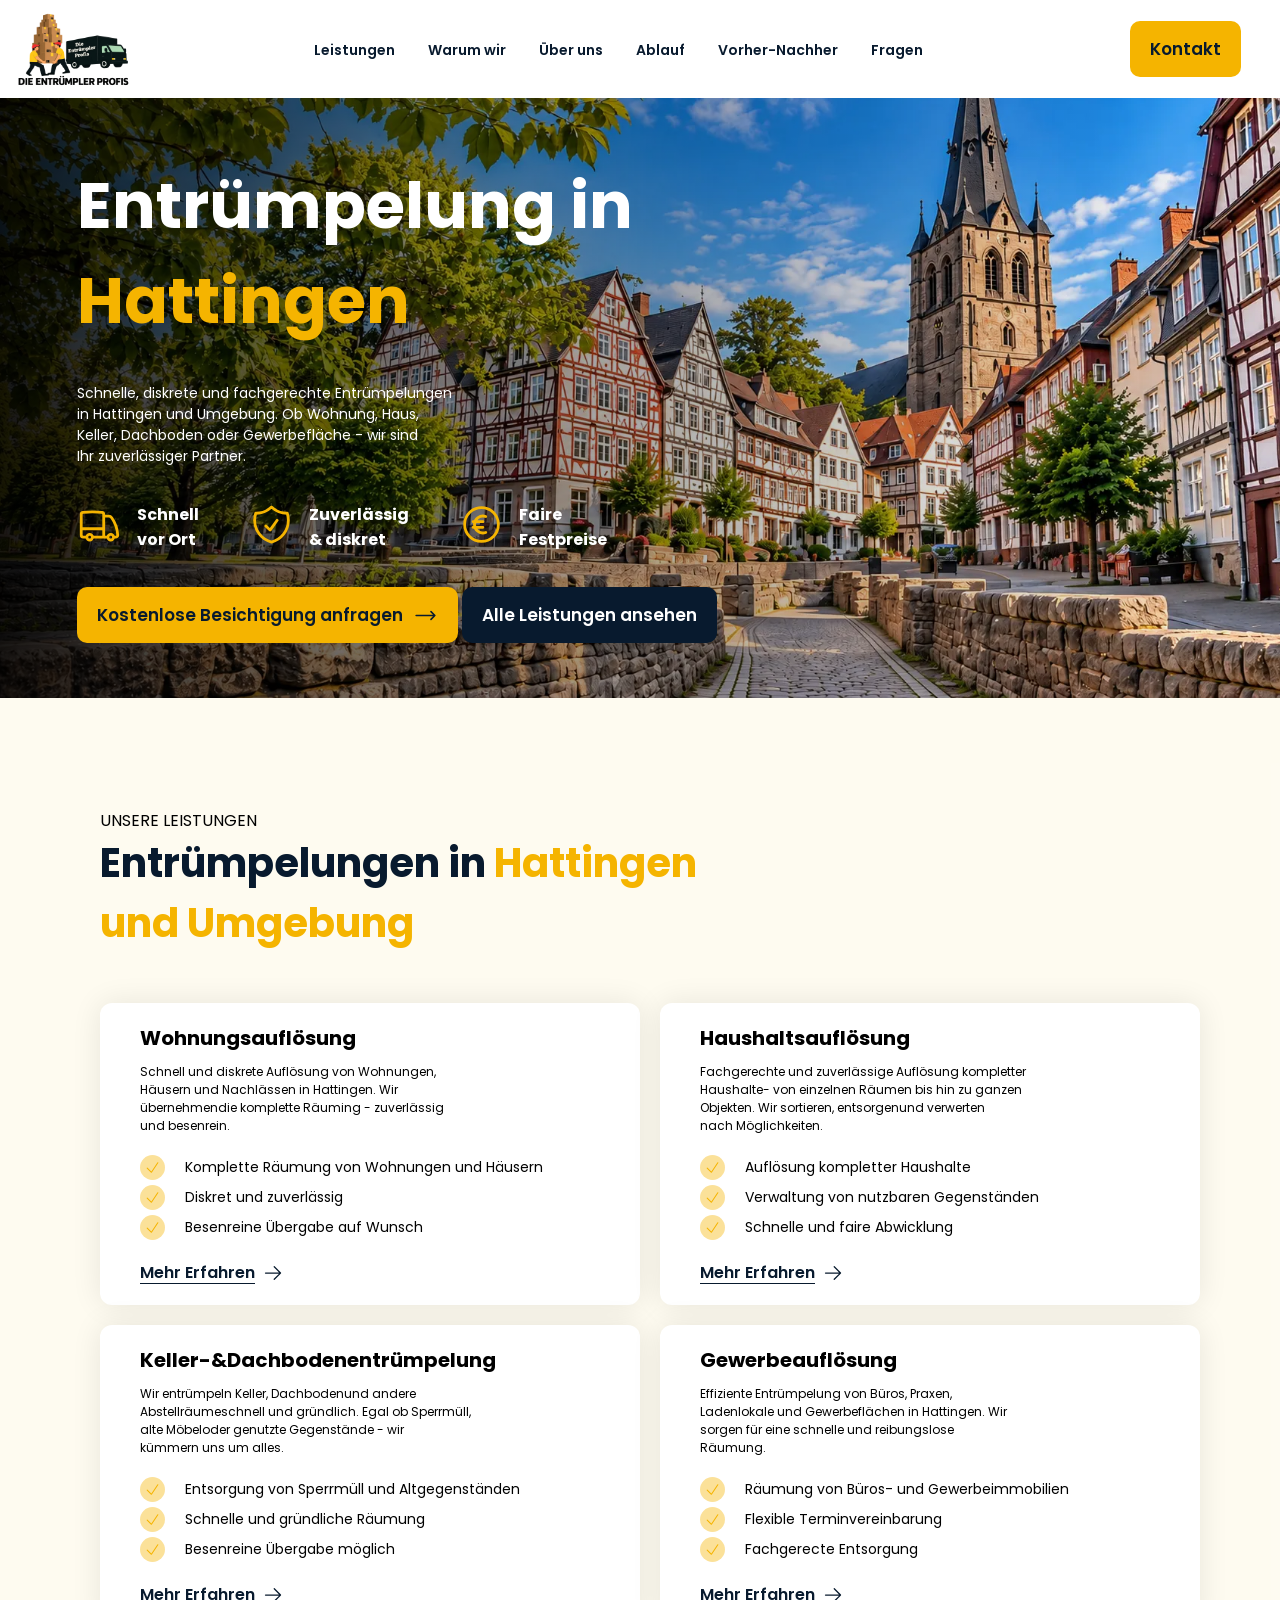
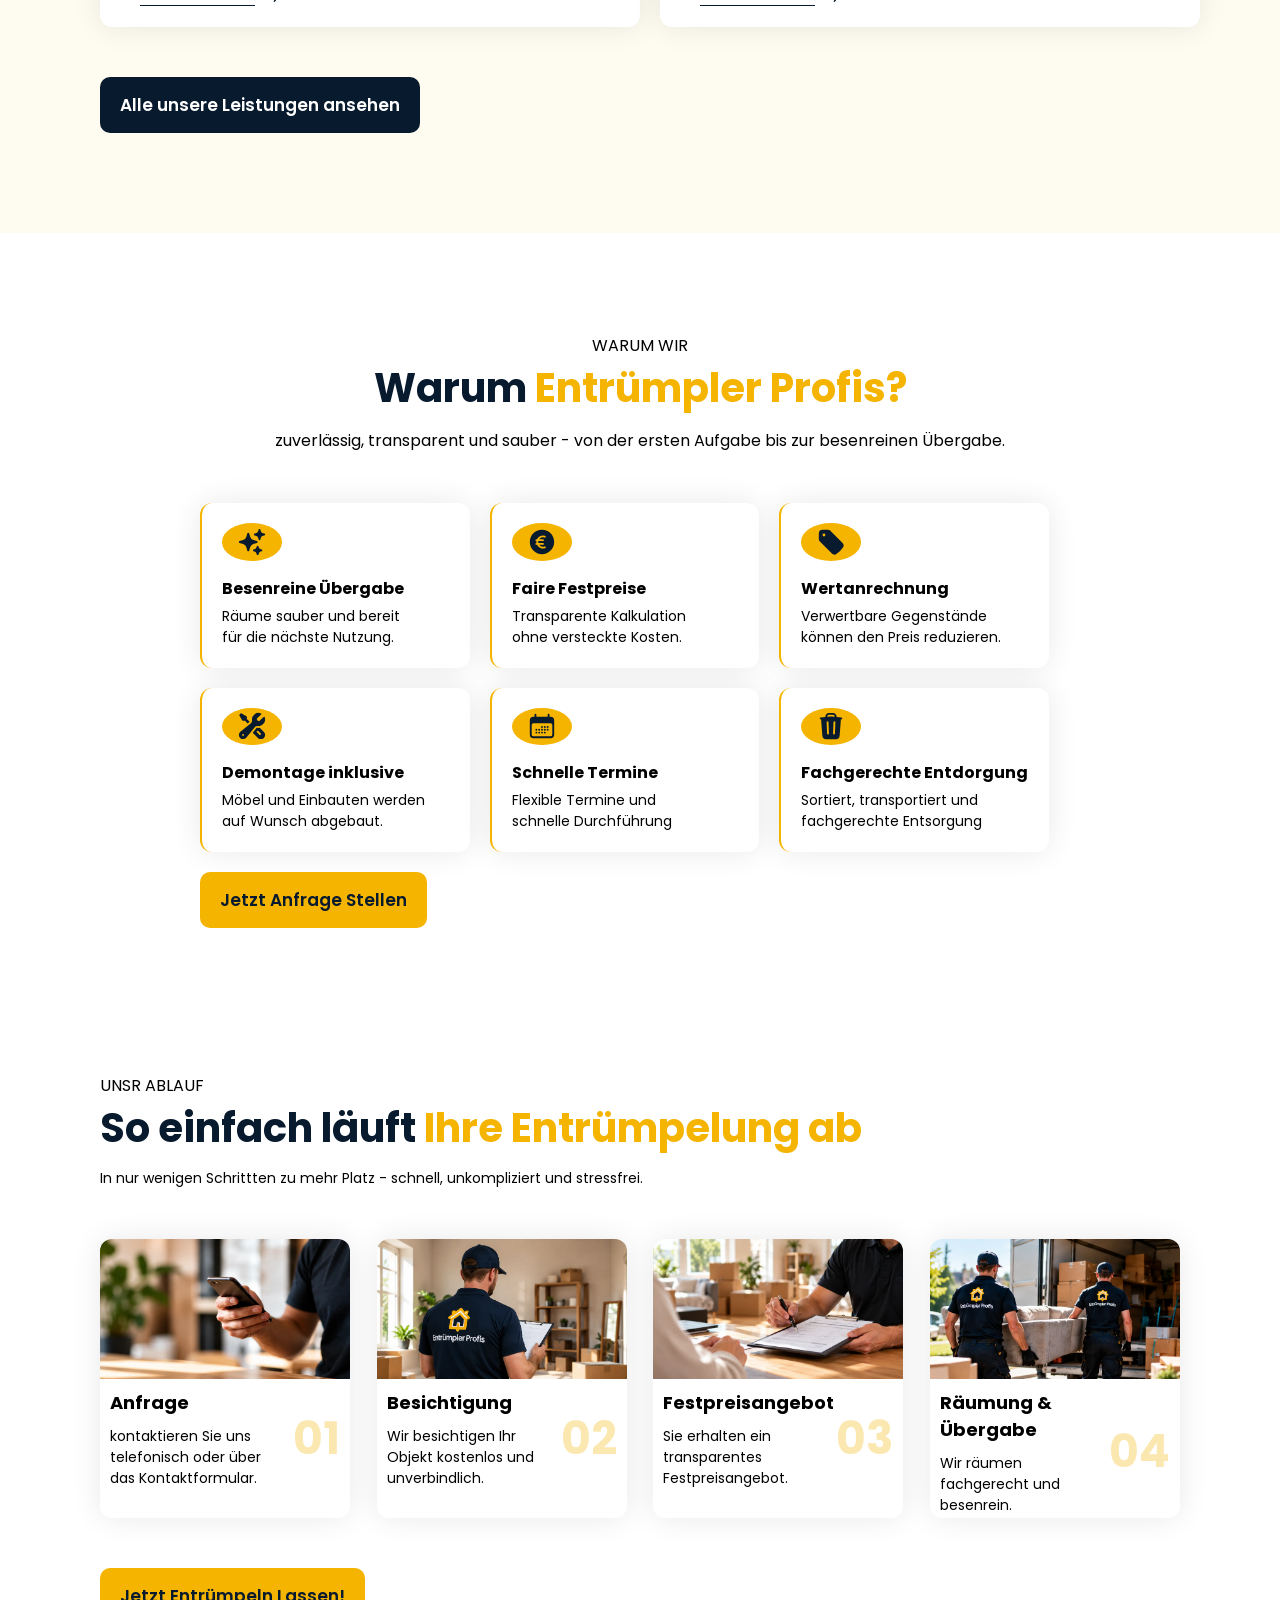
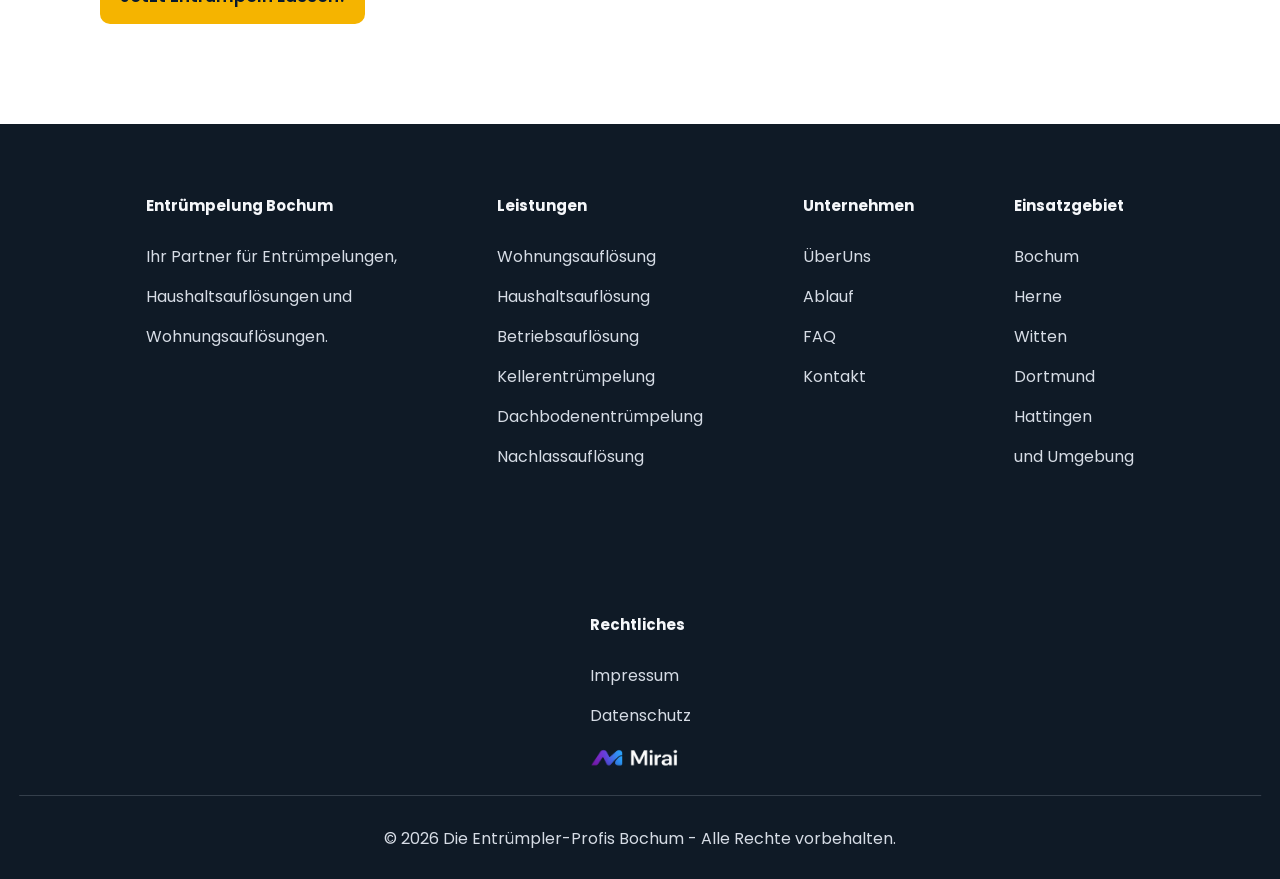
<file: hattingen.html>
<!DOCTYPE html>
<html lang="en">
<head>
     <meta charset="UTF-8">
    <meta name="viewport" content="width=device-width, initial-scale=1.0">
    <title>Entrümpler Profis | in Hattingen</title>
    <!--<script src="https://www.google.com/recaptcha/api.js" async defer></script>-->
    <link rel="preconnect" href="https://fonts.googleapis.com">
    <link rel="preconnect" href="https://fonts.gstatic.com" crossorigin>
    <link rel="icon" href="webLogo.png" type="image/png">
    <meta name="description"
    content="Die Entrümpler Profis – Ihr Experte für Wohnungsauflösungen, Haushaltsauflösungen und Entrümpelungen aller Art. Schnell, zuverlässig, besenrein und zum fairen Festpreis. Kostenlose Besichtigung anfragen.">
    <link href="https://fonts.googleapis.com/css2?family=Poppins:ital,wght@0,100;0,200;0,300;0,400;0,500;0,600;0,700;0,800;0,900;1,100;1,200;1,300;1,400;1,500;1,600;1,700;1,800;1,900&display=swap" rel="stylesheet">
    <style>
        *{
    box-sizing: border-box;
}
html{
    scroll-behavior: smooth    ;
}
body{
    margin: 0%;
    padding: 0%;
    font-family: 'Poppins', sans-serif;
    overflow-x: hidden;
}
img{
    width:100%;
    height: auto;
}
nav{
    display: flex;
    justify-content: space-between;
    align-items: center;
    padding: 7px 100px;
}
.nav_img{
    width: 100%;
    max-width: 10%;
    height: auto;
}
nav a{
    margin-right: 60px;
    text-decoration: none;
    font-size: 20px;
    font-weight: 500;
    white-space: nowrap;
    transition: all 0.3s ease;
}
h1, nav a, h2 {
    color: #081A2E;
}
.yellowBtn {
    text-decoration: none;
    display: inline-flex;
    gap: 10px;
    align-items: center;
    background-color: #F5B400;
    padding: 15px 20px;
    color: #081A2E;
    font-weight: 600;
    font-size: 17px;
    border-radius: 10px;
    transition: all 0.3s ease;
}
.phoneIcon {
    fill: #081A2E;
}
.btnIcon {
    width: 30px;
    height: 30px;
}
.Hero_img{
    width: 100%;
    height: 100%;
    object-fit: cover;
    background: linear-gradient(
        to right,
        rgba(0, 0, 0, 0.85) 0%,
        rgba(0, 0, 0, 0.65) 30%,
        rgba(0, 0, 0, 0.25) 60%,
        rgba(0, 0, 0, 0) 100%
    );
}
.hero_img_box{
    width: 100%;
    height: 600px;
    overflow: hidden; 
    position: relative;  
}
.Hero {
    position: relative;
    width: 100%;
    height: 600px;
    overflow: hidden;
}
.Hero::after {
    content: "";
    position: absolute;
    inset: 0;

    background: linear-gradient(
        to right,
        rgba(0, 0, 0, 0.90) 0%,
        rgba(0, 0, 0, 0.75) 10%,
        rgba(0, 0, 0, 0.40) 40%,
        rgba(0, 0, 0, 0.10) 80%,
        rgba(0, 0, 0, 0) 100%
    );

    z-index: 1;
}
#hero-h1 {
    font-size: clamp(2.2rem, 5vw, 4rem);
    color: #fff;
}
.Hero_content{
    display: flex;
    flex-direction: column;
    gap: 35px;
    position: absolute;
    top: 10%;
    left: 6%;
    z-index: 2;
}
.Hero_content p{
    color: #fff;
}
.Yellow_icons{
    stroke: #F5B400;
}
.Hero_icons{
    width: 45px;
    height: 45px;
}
.hero_service{
    display: flex;
    gap: 50px;
}
.hero_serv_card{
    display: flex;
    gap: 15px;
}
p, strong,h1,h2{
    margin: 0%;
}
.small_icon{
    width: 25px;
    height: 25px;
}
.main_h{
    font-weight: 700;
    font-size: 40px;
}
.section{
    padding: 0px 100px;
    margin-top: 100px;
}
.section_slogan{
    margin-top: 10px;
}
.markd {
    color: #F5B400;
}
.Lesitung_{
    color: #fff;
}
.whiteBtn{
    background-color: #081A2E;
    color: #fff;
}
.check_icon{
    width: 17px;
    height: 17px;
    fill: #F5B400;
}
.service_img{
    width: 100%;
    height: 100%;
    object-fit: cover;
}
.service_img_wrp{
    width: 50%;
    height: 300px;
    overflow: hidden;
    border-top-left-radius: 12px;
    border-bottom-left-radius: 12px;
}
.service_explain{
    font-size: 14px;
}
.check_icon_wrp{
    display: flex;
    width: 25px;
    height: 25px;
    justify-content: center;
    align-items: center;
    background-color: rgb(245, 180, 0, 0.4);
    border-radius: 50%;
}
.servie_points{
    display: flex;
    align-items: center;
    gap: 20px;
}
.service_btn{
    display: flex;
    align-items: center;
    gap: 8px;
    color: #081A2E;
    font-weight: 600;
    text-underline-offset: 5px;
}
.service_arrow{
    width: 20px;
    height: 20px;
}
.service_card{
    display: flex;
    background-color: #fff;
    width: fit-content;
    border-radius: 12px;
    box-shadow: 0 0px 30px rgba(0, 0, 0, .09);
    transition: all 0.3s ease;
}
.service_card:hover{
    transform: scale(1.01);
}
.card_inf{
    display: flex;
    flex-direction: column;
    gap: 10px;
}
.card_inf strong{
    font-size: 20px;
}
.card_inf p{
    font-size: 12px;
}
.card_fullInf{
    display: flex;
    flex-direction: column;
    gap: 20px;
    justify-content: center;
    padding-left:20px ;
}
#service{
    background-color: rgb(253, 248, 231, 0.6);
    padding: 100px;
}
.service_list{
    display: flex;
    flex-direction: column;
    gap: 5px;
}
.service_lay{
    margin-top: 50px;
    display: grid;
    grid-template-columns: 50% 50%;
    gap: 20px;
}
.btnsService{
    margin-top: 50px;
}
.whywe_wrp{
    background-color: #F5B400;
    display:flex ;
    justify-content: center;
    align-items: center;
    width: 60px;
    height: 60px;
    border-radius: 50%;
}
.whywe_icon{
    width: 30px;
    height: 30px;
    fill: #081A2E;
}
.whywe_card{
    display: flex;
    flex-direction: column;
    gap: 15px;
    background-color: #fff;
    border-radius: 12px;
    box-shadow: 0 0px 30px rgba(0, 0, 0, .09);
    width: 100%;
    height: 100%;
    padding: 20px;
    transition: all 0.3s ease;
    border-left: #F5B400 2px solid;
}
.whywe_card:hover{
    transform: scale(1.01);
}
.whywe_card p{
    font-size: 14px;
}
.whywe_img{
    width: 700px;
    border-radius: 12px;
}
.whywe_lay{
    display: flex;
    flex-wrap: wrap;
    gap: 100px;
    margin-top: 50px;
}
.cards_lay{
    display: grid;
    grid-template-columns: 35% 35% 35%;
    grid-template-rows:35% 35% 35%;
    gap: 20px;
}
.card_txt{
    display: flex;
    flex-direction: column;
    gap: 5px;
}
.img_box{
    width: 100%;
    height: 50%;
    overflow: hidden;
    border-top-left-radius: 12px;
    border-top-right-radius: 12px;
}
.way_img{
    width:100%;
    height: 100%;
    object-fit: cover;
}
.wey_box{
    width: 300px;
    box-shadow: 0 0px 30px rgba(0, 0, 0, .09);
    border-radius: 12px;
}
.way_inf{
    display: flex;
    align-items: center;
    justify-content: space-between;
    padding: 10px;
}
.way_txt strong{
    font-size: 18px;
}
.way_number{
    font-size: 45px;
    color: #F5B400;
    opacity: 0.3;
}
.way_txt{
    display: flex;
    flex-direction: column;
    gap:10px;
}
.way_lay{
    display: flex;
    flex-wrap: wrap;
    justify-content: space-between;
    margin-top: 50px;
}
.way_arrow{
    width: 30px;
    height: 30px;
    stroke: #F5B400;
}
.arrow_box{
    display: flex;
    align-items: center;
}

footer{
    background-color:#0F1A26;
    margin-top: 100px;
}
.footer_layout{
    /*width: fit-content;*/
    display: flex;
    flex-wrap: wrap;
    gap: 100px;
    justify-content: center;
    margin: 0 auto;
    padding:50px;
    /*border-radius: 20px;*/
}
.footer_layout p,.footer_layout li,.footer_layout a,.copyright p{
    color:#D6DCE5;
    font-weight: 400;
    line-height: 40px;
}
.footer_layout h4{
    color:#F5F7FA;
    font-size:15px;
}
.footer_links{
    display: flex;
    flex-direction: column;
    margin-top: 16px;
}
.footer_links a{
    text-decoration:none;
}
.copyright{
    padding-bottom: 20px;
    text-align: center;
    position: relative;
}
.copyright::after{
    content: "";
    position: absolute;
    background:#343F4B;
    width:97%;
    height: 1px;
    top: -40%;
    left: 50%;
    transform: translateX(-50%);
}
#mirai{
    width:92px;
    margin-top: 10px;
}
#mirai:hover,.closeIcon:hover{
    cursor: pointer;
}
.mirai-Lay{
    /*
    z-index: 2;
    background-color:#fff; 
    position: fixed;
    padding: 50px;
    top: 25%;
    left: 50%;
    transform: translateX(-50%);
    box-shadow: 0 10px 30px rgba(0,0,0,.08);
    border-radius: 20px;*/
    width: 900px;
    max-width: 90%;

    background: white;

    border-radius: 30px;

    padding: 50px;

    box-shadow:
    0 30px 80px rgba(0,0,0,.25);

    position: relative;
}
.mirai-Lay p{
    color: #081A2E;
    line-height: 22px;
    font-weight: 600;
}
.miraiTwo{
    width:300px;
}
.display,.mirai-mobile{
    display: none;
}
.mirai-Card{
    box-shadow: 0 10px 30px rgba(0,0,0,.08);
    width: 100%;
    max-width: 230px;
    padding:20px;
    border-radius: 10px;
}
.medium-Icons{
    width: 40px;
    height: 40px;
}
.miraiCard-Layout{
    display: flex;
    flex-wrap: wrap;
    gap: 50px;
}
.overlay{
    position: fixed;
    inset: 0;

    background: rgba(0,0,0,0.6);

    display: flex;
    justify-content: center;
    align-items: center;

    z-index: 9999; 
    opacity: 0;
    visibility: hidden;
    transition: .3s;
}
.overlay.active{
    opacity: 1;
    visibility: visible;
}
.cardHead{
    display: flex;
    justify-content: space-between;
}
nav a:hover{
    transform:translateY(-3px);
}
footer a{
    transition: all 0.3s ease;
}
footer a:hover{
    transform: translateX(-3px);
    color: #fff;
}

li {
    list-style: none;
}
ul {
    padding: 0%;
}
#menu-btn{
    display: none;
    width:50px;
    height:50px;
    border:none;
    border-top-left-radius:12px;
    border-top-right-radius: 12px;
    border-bottom-left-radius: 12px;
    border-bottom-right-radius: 12px;
    background:#F4B400;
    font-size:22px;
    cursor:pointer;
    position: absolute;
    left: 20px;
    top:20px;
    z-index: 98;
    margin-bottom: 20px;
}
#mobile-menu{
    display:none;
    position:absolute;
    top:70px;
    left:20px;
    width:250px;
    background:white;
    border-top-left-radius:15px;
    border-top-right-radius: 15px;
    border-bottom-left-radius: 15px;
    border-bottom-right-radius: 15px;
    box-shadow:0 10px 30px rgba(0,0,0,0.1);
    z-index: 99;
    padding: 0%;
}
@media(max-width: 600px){
    
    .card_inf strong{
        font-size: 13px;
    }
    .card_inf{
        width: 100%;
        max-width: 95%;
    }
    .wey_box{
        width: 100%;
    }
    .whywe_card{
        width: 100%;
    }
    .section,.why_we_lay,.districts_lay,.reques,#service{
        padding: 0px 20px;
    }
    .way_arrow,.service_img_wrp,#location_icon,#arrow_service,.big-Icons,.HeroCardIconWrapper,.Hero_img,.mainNav,.service_img{
        display: none;
    }
    .Hero{
    background-image:url("hattingenmobile.webp");
    background-size: cover;
    height: 650px;
    width: 100%;
    z-index: 1;
    padding-top: 50px;
    position: relative;
    }
    .big_txt{
        font-size: 14px;
    }
    .Hero_icons {
    width: 30px;
    height: 30px;
}
.Lesitung_{
    font-size: 14px;
}
.btns{
    display: flex;
    flex-direction: column;
    gap: 20px;
    align-items: center;
}
.hero_service {
    gap: 40px;
    display: none;
}
.Hero_content {
        align-items: center;
        text-align: center;
    }
.service_lay{
    display: flex;
    flex-wrap: wrap;
}
.service_card{
    width: 100%;
    padding:10px ;
}
#service{
    padding-top: 100px;
    padding-bottom: 50px;
}
.service_btn{
    font-size: 15px;
}
.whywe_img{
    width: 300px;
}
.cards_lay{
    display: flex;
    flex-wrap: wrap;
}
.whywe_card{
    height: auto;
}
.way_lay{
    gap: 25px;
}
.btnsService{
    display: flex;
}
#menu-btn {
        display: block;
    }
    #mobile-menu a {
    display: block;
    padding: 15px 20px;
    text-decoration: none;
    color: #0B2345;
    }
    #img_team_wrp{
    }
    .yellowBtn{
        font-size: 13px;
    }
    .Hero_content{
        left: 2%;
    }
    .big_txt{
        font-size: 14px;
    }
    #hero-h1{
        font-size: 30px;
    }
    .main_h{
        font-size: 30px;
    }
    .card_inf p,.section_slogan{
        font-size: 13px;
    }
    .service_list{
        display: none;
    }
}
@media(min-width: 600px) and (max-width:768px){
      .section,.why_we_lay,.districts_lay,.reques,#service{
        padding: 0px 20px;
    }
    .way_arrow,#location_icon,#arrow_service,.big-Icons,.HeroCardIconWrapper,.Hero_img,.mainNav{
        display: none;
    }
    .Hero{
    background-image:url("hattingenmobile.webp");
    background-size: cover;
    height: 650px;
    width: 100%;
    z-index: 1;
    padding-top: 50px;
    position: relative;
    }
    .big_txt{
        font-size: 14px;
    }
    .Hero_icons {
    width: 30px;
    height: 30px;
}
.Lesitung_{
    font-size: 14px;
}
.hero_service {
    gap: 40px;
}
.service_lay{
    display: flex;
    flex-wrap: wrap;
}
.service_card{
    width: 100%;
    padding:10px ;
}
#service{
    padding-top: 100px;
    padding-bottom: 50px;
}
.service_btn{
    font-size: 15px;
}
.whywe_img{
    display: none;
}
.whywe_lay{
    margin-top: 0%;
    gap: 50px;
}
.cards_lay{
    display: flex;
    flex-wrap: wrap;
}
.whywe_card{
    height: auto;
}
.way_lay{
    gap: 25px;
    justify-content: center;
}
.btnsService{
    display: flex;
    justify-content: center;
}
#menu-btn {
        display: block;
    }
    #mobile-menu a {
    display: block;
    padding: 15px 20px;
    text-decoration: none;
    color: #0B2345;
    }
    #img_team_wrp{
        margin: 0% auto;
    }
}
@media (min-width: 1025px) and (max-width: 1280px){
nav {
    padding: 7px 10px;
}
nav a {
    margin-right: 29px;
    text-decoration: none;
    font-size: 14px;
    font-weight: 600;
    white-space: nowrap;
    transition: all 0.3s ease;
}
#nav_kont{
    font-size: 14px;
}
.phoneIcon{
 display: none;   
}
.whywe_img{
    display: none;
}
.whawe_head{
    text-align: center;
}
.big_txt{
        font-size: 14px;
    }
.service_img_wrp,.service_img{
    display: none;
}
.service_card{
    width: 100%;
    padding: 20px;
}
.wey_box{
    width: 250px;
    height: auto;
}
.way_arrow{
    display: none;
}
}
</style>
</head>
<body>
     <header>
        <button id="menu-btn">
                   ☰
               </button>
               <nav id="mobile-menu">
                   <a href="index.html#leistungen">Leistungen</a>
                   <a href="index.html#WarumWir">Warum wir</a>
                   <a href="index.html#überUns">Über Uns</a>
                   <a href="index.html#Ablauf">Ablauf</a>
                   <a href="index.html#vorherNAchher">vorher-nachher</a>
                   <a href="index.html#fragen">Fragen</a>
                   <a href="index.html#Kontakt">Kontakt</a>
               </nav>

            <script>
                const button = document.getElementById("menu-btn");
                const menu = document.getElementById("mobile-menu");

                button.addEventListener("click", () => {

                    if(menu.style.display === "block"){

                        menu.style.display = "none";

                        button.style.borderBottomLeftRadius = "12px";
                        button.style.borderBottomRightRadius = "12px";

                    }else{

                        menu.style.display = "block";

                        button.style.borderBottomLeftRadius = "0px";
                        button.style.borderBottomRightRadius = "0px";

                        menu.style.borderTopLeftRadius = "0px";
                        menu.style.borderTopRightRadius = "0px";

                    }

                });
            </script>
        <nav class="mainNav">
            <img src="navImg.webp" alt="nav Img" class="nav_img">
            <div>
                <a href="">Leistungen</a>
                <a href="">Warum wir</a>
                <a href="">Über uns</a>
                <a href="">Ablauf</a>
                <a href="">Vorher-Nachher</a>
                <a href="">Fragen</a>
            </div>
            <div>
                <a href="" class="yellowBtn">
                    <svg xmlns="http://www.w3.org/2000/svg" viewBox="0 0 24 24" fill="currentColor" class="btnIcon phoneIcon">
                    <path fill-rule="evenodd" d="M1.5 4.5a3 3 0 0 1 3-3h1.372c.86 0 1.61.586 1.819 1.42l1.105 4.423a1.875 1.875 0 0 1-.694 1.955l-1.293.97c-.135.101-.164.249-.126.352a11.285 11.285 0 0 0 6.697 6.697c.103.038.25.009.352-.126l.97-1.293a1.875 1.875 0 0 1 1.955-.694l4.423 1.105c.834.209 1.42.959 1.42 1.82V19.5a3 3 0 0 1-3 3h-2.25C8.552 22.5 1.5 15.448 1.5 6.75V4.5Z" clip-rule="evenodd" />
                    </svg>
                    Kontakt
                </a>
            </div>
        </nav>
        <div class="Hero">
            <div class="hero_img_box">
                <img src="hattingrn.webp" alt="Hattingen Innenstadt" class="Hero_img">
                <div class="Hero_content">
                    <div>
                        <h1 id="hero-h1">Entrümpelung in<br><strong class="markd">Hattingen</strong></h1>
                    </div>
                    <div>
                        <p class="big_txt">Schnelle, diskrete und fachgerechte Entrümpelungen<br>in Hattingen und Umgebung. Ob Wohnung, Haus,<br>Keller, Dachboden oder Gewerbefläche - wir sind<br>Ihr zuverlässiger Partner.</p>
                    </div>
                    <div class="hero_service">
                        <div class="hero_serv_card">
                            <svg xmlns="http://www.w3.org/2000/svg" fill="none" viewBox="0 0 24 24" stroke-width="1.5" stroke="currentColor" class="Yellow_icons Hero_icons">
                            <path stroke-linecap="round" stroke-linejoin="round" d="M8.25 18.75a1.5 1.5 0 0 1-3 0m3 0a1.5 1.5 0 0 0-3 0m3 0h6m-9 0H3.375a1.125 1.125 0 0 1-1.125-1.125V14.25m17.25 4.5a1.5 1.5 0 0 1-3 0m3 0a1.5 1.5 0 0 0-3 0m3 0h1.125c.621 0 1.129-.504 1.09-1.124a17.902 17.902 0 0 0-3.213-9.193 2.056 2.056 0 0 0-1.58-.86H14.25M16.5 18.75h-2.25m0-11.177v-.958c0-.568-.422-1.048-.987-1.106a48.554 48.554 0 0 0-10.026 0 1.106 1.106 0 0 0-.987 1.106v7.635m12-6.677v6.677m0 4.5v-4.5m0 0h-12" />
                            </svg>
                            <strong class="Lesitung_">Schnell<br>vor Ort</strong>
                        </div>
                        <div class="hero_serv_card">
                            <svg xmlns="http://www.w3.org/2000/svg" fill="none" viewBox="0 0 24 24" stroke-width="1.5" stroke="currentColor" class="Yellow_icons Hero_icons">
                            <path stroke-linecap="round" stroke-linejoin="round" d="M9 12.75 11.25 15 15 9.75m-3-7.036A11.959 11.959 0 0 1 3.598 6 11.99 11.99 0 0 0 3 9.749c0 5.592 3.824 10.29 9 11.623 5.176-1.332 9-6.03 9-11.622 0-1.31-.21-2.571-.598-3.751h-.152c-3.196 0-6.1-1.248-8.25-3.285Z" />
                            </svg>
                            <strong class="Lesitung_">Zuverlässig<br>& diskret</strong>
                        </div>
                        <div class="hero_serv_card">
                           <svg xmlns="http://www.w3.org/2000/svg" fill="none" viewBox="0 0 24 24" stroke-width="1.5" stroke="currentColor" class="Yellow_icons Hero_icons">
                            <path stroke-linecap="round" stroke-linejoin="round" d="M14.25 7.756a4.5 4.5 0 1 0 0 8.488M7.5 10.5h5.25m-5.25 3h5.25M21 12a9 9 0 1 1-18 0 9 9 0 0 1 18 0Z" />
                            </svg>
                            <strong class="Lesitung_">Faire<br>Festpreise</strong>
                        </div>
                    </div>
                    <div class="btns">
                        <a href="index.html#Kontakt" class="yellowBtn">
                            Kostenlose Besichtigung anfragen <svg xmlns="http://www.w3.org/2000/svg" fill="none" viewBox="0 0 24 24" stroke-width="1.5" stroke="currentColor" class="small_icon">
                            <path stroke-linecap="round" stroke-linejoin="round" d="M17.25 8.25 21 12m0 0-3.75 3.75M21 12H3" />
                            </svg>
                        </a>
                        <a href="index.html#leistungen" class="whiteBtn yellowBtn" target="_blank">
                            Alle Leistungen ansehen
                        </a>
                    </div>
                </div>
            </div>
        </div>        
    </header>
    <main>
        <div class="" id="service">
            <div>
                <p class="section_slogan">UNSERE LEISTUNGEN</p>
                <h2 class="main_h">Entrümpelungen in <strong class="markd">Hattingen<br>und Umgebung</strong></h2>
            </div>
            <div class="service_lay">
                <div class="service_card">
                    <div class="service_img_wrp">
                        <img src="wohnungsauflosung.webp" alt="wohnung mit voielen Paketen" class="service_img">
                    </div>
                    <div class="card_fullInf">
                        <div class="card_inf">
                            <strong>Wohnungsauflösung</strong>
                            <p class="service_explain big_txt">Schnell und diskrete Auflösung von Wohnungen,<br>Häusern und Nachlässen in Hattingen. Wir<br>übernehmendie komplette Räuming - zuverlässig<br>und besenrein.</p>
                        </div>
                        <div class="service_list">
                            <div class="servie_points">
                                <div class="check_icon_wrp">
                                    <svg xmlns="http://www.w3.org/2000/svg" viewBox="0 0 24 24" fill="currentColor" class="check_icon">
                                    <path fill-rule="evenodd" d="M19.916 4.626a.75.75 0 0 1 .208 1.04l-9 13.5a.75.75 0 0 1-1.154.114l-6-6a.75.75 0 0 1 1.06-1.06l5.353 5.353 8.493-12.74a.75.75 0 0 1 1.04-.207Z" clip-rule="evenodd" />
                                    </svg>
                                </div>
                                <div>
                                    <p class="service_explain big_txt">Komplette Räumung von Wohnungen und Häusern</p>
                                </div>
                            </div>
                            <div class="servie_points">
                                <div class="check_icon_wrp">
                                    <svg xmlns="http://www.w3.org/2000/svg" viewBox="0 0 24 24" fill="currentColor" class="check_icon">
                                    <path fill-rule="evenodd" d="M19.916 4.626a.75.75 0 0 1 .208 1.04l-9 13.5a.75.75 0 0 1-1.154.114l-6-6a.75.75 0 0 1 1.06-1.06l5.353 5.353 8.493-12.74a.75.75 0 0 1 1.04-.207Z" clip-rule="evenodd" />
                                    </svg>
                                </div>
                                <div>
                                    <p class="service_explain big_txt">Diskret und zuverlässig</p>
                                </div>
                            </div>
                            <div class="servie_points">
                                <div class="check_icon_wrp">
                                    <svg xmlns="http://www.w3.org/2000/svg" viewBox="0 0 24 24" fill="currentColor" class="check_icon">
                                    <path fill-rule="evenodd" d="M19.916 4.626a.75.75 0 0 1 .208 1.04l-9 13.5a.75.75 0 0 1-1.154.114l-6-6a.75.75 0 0 1 1.06-1.06l5.353 5.353 8.493-12.74a.75.75 0 0 1 1.04-.207Z" clip-rule="evenodd" />
                                    </svg>
                                </div>
                                <div>
                                    <p class="service_explain big_txt">Besenreine Übergabe auf Wunsch</p>
                                </div>
                            </div>
                        </div>
                        <div>
                            <a href="index.html#leistungen" class="service_btn" target="_blank">Mehr Erfahren<svg xmlns="http://www.w3.org/2000/svg" viewBox="0 0 24 24" fill="currentColor" class="service_arrow">
                            <path fill-rule="evenodd" d="M12.97 3.97a.75.75 0 0 1 1.06 0l7.5 7.5a.75.75 0 0 1 0 1.06l-7.5 7.5a.75.75 0 1 1-1.06-1.06l6.22-6.22H3a.75.75 0 0 1 0-1.5h16.19l-6.22-6.22a.75.75 0 0 1 0-1.06Z" clip-rule="evenodd" />
                            </svg>
                            </a>
                        </div>
                    </div>
                </div>
                <div class="service_card">
                    <div class="service_img_wrp">
                        <img src="Haushaltsauflosungen.webp" alt="Zimmer mit voielen Paketen" class="service_img">
                    </div>
                    <div class="card_fullInf">
                        <div class="card_inf">
                            <strong>Haushaltsauflösung</strong>
                            <p class="service_explain big_txt">Fachgerechte und zuverlässige Auflösung kompletter<br>Haushalte- von einzelnen Räumen bis hin zu ganzen<br>Objekten. Wir sortieren, entsorgenund verwerten<br>nach Möglichkeiten.</p>
                        </div>
                        <div class="service_list">
                            <div class="servie_points">
                                <div class="check_icon_wrp">
                                    <svg xmlns="http://www.w3.org/2000/svg" viewBox="0 0 24 24" fill="currentColor" class="check_icon">
                                    <path fill-rule="evenodd" d="M19.916 4.626a.75.75 0 0 1 .208 1.04l-9 13.5a.75.75 0 0 1-1.154.114l-6-6a.75.75 0 0 1 1.06-1.06l5.353 5.353 8.493-12.74a.75.75 0 0 1 1.04-.207Z" clip-rule="evenodd" />
                                    </svg>
                                </div>
                                <div>
                                    <p class="service_explain big_txt">Auflösung kompletter Haushalte</p>
                                </div>
                            </div>
                            <div class="servie_points">
                                <div class="check_icon_wrp">
                                    <svg xmlns="http://www.w3.org/2000/svg" viewBox="0 0 24 24" fill="currentColor" class="check_icon">
                                    <path fill-rule="evenodd" d="M19.916 4.626a.75.75 0 0 1 .208 1.04l-9 13.5a.75.75 0 0 1-1.154.114l-6-6a.75.75 0 0 1 1.06-1.06l5.353 5.353 8.493-12.74a.75.75 0 0 1 1.04-.207Z" clip-rule="evenodd" />
                                    </svg>
                                </div>
                                <div>
                                    <p class="service_explain big_txt">Verwaltung von nutzbaren Gegenständen</p>
                                </div>
                            </div>
                            <div class="servie_points">
                                <div class="check_icon_wrp">
                                    <svg xmlns="http://www.w3.org/2000/svg" viewBox="0 0 24 24" fill="currentColor" class="check_icon">
                                    <path fill-rule="evenodd" d="M19.916 4.626a.75.75 0 0 1 .208 1.04l-9 13.5a.75.75 0 0 1-1.154.114l-6-6a.75.75 0 0 1 1.06-1.06l5.353 5.353 8.493-12.74a.75.75 0 0 1 1.04-.207Z" clip-rule="evenodd" />
                                    </svg>
                                </div>
                                <div>
                                    <p class="service_explain big_txt">Schnelle und faire Abwicklung</p>
                                </div>
                            </div>
                        </div>
                        <div>
                            <a href="index.html#leistungen" class="service_btn" target="_blank">Mehr Erfahren<svg xmlns="http://www.w3.org/2000/svg" viewBox="0 0 24 24" fill="currentColor" class="service_arrow">
                            <path fill-rule="evenodd" d="M12.97 3.97a.75.75 0 0 1 1.06 0l7.5 7.5a.75.75 0 0 1 0 1.06l-7.5 7.5a.75.75 0 1 1-1.06-1.06l6.22-6.22H3a.75.75 0 0 1 0-1.5h16.19l-6.22-6.22a.75.75 0 0 1 0-1.06Z" clip-rule="evenodd" />
                            </svg>
                            </a>
                        </div>
                    </div>
                </div>
                <div class="service_card">
                    <div class="service_img_wrp">
                        <img src="dachbodenentrumpelung.webp" alt="Dachboden mit voielen Paketen" class="service_img">
                    </div>
                    <div class="card_fullInf">
                        <div class="card_inf">
                            <strong>Keller-&Dachbodenentrümpelung</strong>
                            <p class="service_explain big_txt">Wir entrümpeln Keller, Dachbodenund andere<br>Abstellräumeschnell und gründlich. Egal ob Sperrmüll,<br>alte Möbeloder genutzte Gegenstände - wir<br>kümmern uns um alles.</p>
                        </div>
                        <div class="service_list">
                            <div class="servie_points">
                                <div class="check_icon_wrp">
                                    <svg xmlns="http://www.w3.org/2000/svg" viewBox="0 0 24 24" fill="currentColor" class="check_icon">
                                    <path fill-rule="evenodd" d="M19.916 4.626a.75.75 0 0 1 .208 1.04l-9 13.5a.75.75 0 0 1-1.154.114l-6-6a.75.75 0 0 1 1.06-1.06l5.353 5.353 8.493-12.74a.75.75 0 0 1 1.04-.207Z" clip-rule="evenodd" />
                                    </svg>
                                </div>
                                <div>
                                    <p class="service_explain big_txt">Entsorgung von Sperrmüll und Altgegenständen</p>
                                </div>
                            </div>
                            <div class="servie_points">
                                <div class="check_icon_wrp">
                                    <svg xmlns="http://www.w3.org/2000/svg" viewBox="0 0 24 24" fill="currentColor" class="check_icon">
                                    <path fill-rule="evenodd" d="M19.916 4.626a.75.75 0 0 1 .208 1.04l-9 13.5a.75.75 0 0 1-1.154.114l-6-6a.75.75 0 0 1 1.06-1.06l5.353 5.353 8.493-12.74a.75.75 0 0 1 1.04-.207Z" clip-rule="evenodd" />
                                    </svg>
                                </div>
                                <div>
                                    <p class="service_explain big_txt">Schnelle und gründliche Räumung</p>
                                </div>
                            </div>
                            <div class="servie_points">
                                <div class="check_icon_wrp">
                                    <svg xmlns="http://www.w3.org/2000/svg" viewBox="0 0 24 24" fill="currentColor" class="check_icon">
                                    <path fill-rule="evenodd" d="M19.916 4.626a.75.75 0 0 1 .208 1.04l-9 13.5a.75.75 0 0 1-1.154.114l-6-6a.75.75 0 0 1 1.06-1.06l5.353 5.353 8.493-12.74a.75.75 0 0 1 1.04-.207Z" clip-rule="evenodd" />
                                    </svg>
                                </div>
                                <div>
                                    <p class="service_explain big_txt">Besenreine Übergabe möglich</p>
                                </div>
                            </div>
                        </div>
                        <div>
                            <a href="index.html#leistungen" class="service_btn" target="_blank">Mehr Erfahren<svg xmlns="http://www.w3.org/2000/svg" viewBox="0 0 24 24" fill="currentColor" class="service_arrow">
                            <path fill-rule="evenodd" d="M12.97 3.97a.75.75 0 0 1 1.06 0l7.5 7.5a.75.75 0 0 1 0 1.06l-7.5 7.5a.75.75 0 1 1-1.06-1.06l6.22-6.22H3a.75.75 0 0 1 0-1.5h16.19l-6.22-6.22a.75.75 0 0 1 0-1.06Z" clip-rule="evenodd" />
                            </svg>
                            </a>
                        </div>
                    </div>
                </div>
                <div class="service_card">
                    <div class="service_img_wrp">
                        <img src="Geschaftsundbetriebsauflosung.webp" alt="Büro mit voielen Paketen" class="service_img">
                    </div>
                    <div class="card_fullInf">
                        <div class="card_inf">
                            <strong>Gewerbeauflösung</strong>
                            <p class="service_explain big_txt">Effiziente Entrümpelung von Büros, Praxen,<br>Ladenlokale und Gewerbeflächen in Hattingen. Wir<br>sorgen für eine schnelle und reibungslose<br>Räumung.</p>
                        </div>
                        <div class="service_list">
                            <div class="servie_points">
                                <div class="check_icon_wrp">
                                    <svg xmlns="http://www.w3.org/2000/svg" viewBox="0 0 24 24" fill="currentColor" class="check_icon">
                                    <path fill-rule="evenodd" d="M19.916 4.626a.75.75 0 0 1 .208 1.04l-9 13.5a.75.75 0 0 1-1.154.114l-6-6a.75.75 0 0 1 1.06-1.06l5.353 5.353 8.493-12.74a.75.75 0 0 1 1.04-.207Z" clip-rule="evenodd" />
                                    </svg>
                                </div>
                                <div>
                                    <p class="service_explain big_txt">Räumung von Büros- und Gewerbeimmobilien</p>
                                </div>
                            </div>
                            <div class="servie_points">
                                <div class="check_icon_wrp">
                                    <svg xmlns="http://www.w3.org/2000/svg" viewBox="0 0 24 24" fill="currentColor" class="check_icon">
                                    <path fill-rule="evenodd" d="M19.916 4.626a.75.75 0 0 1 .208 1.04l-9 13.5a.75.75 0 0 1-1.154.114l-6-6a.75.75 0 0 1 1.06-1.06l5.353 5.353 8.493-12.74a.75.75 0 0 1 1.04-.207Z" clip-rule="evenodd" />
                                    </svg>
                                </div>
                                <div>
                                    <p class="service_explain big_txt">Flexible Terminvereinbarung</p>
                                </div>
                            </div>
                            <div class="servie_points">
                                <div class="check_icon_wrp">
                                    <svg xmlns="http://www.w3.org/2000/svg" viewBox="0 0 24 24" fill="currentColor" class="check_icon">
                                    <path fill-rule="evenodd" d="M19.916 4.626a.75.75 0 0 1 .208 1.04l-9 13.5a.75.75 0 0 1-1.154.114l-6-6a.75.75 0 0 1 1.06-1.06l5.353 5.353 8.493-12.74a.75.75 0 0 1 1.04-.207Z" clip-rule="evenodd" />
                                    </svg>
                                </div>
                                <div>
                                    <p class="service_explain big_txt">Fachgerecte Entsorgung</p>
                                </div>
                            </div>
                        </div>
                        <div>
                            <a href="index.html#leistungen" class="service_btn" target="_blank">Mehr Erfahren<svg xmlns="http://www.w3.org/2000/svg" viewBox="0 0 24 24" fill="currentColor" class="service_arrow">
                            <path fill-rule="evenodd" d="M12.97 3.97a.75.75 0 0 1 1.06 0l7.5 7.5a.75.75 0 0 1 0 1.06l-7.5 7.5a.75.75 0 1 1-1.06-1.06l6.22-6.22H3a.75.75 0 0 1 0-1.5h16.19l-6.22-6.22a.75.75 0 0 1 0-1.06Z" clip-rule="evenodd" />
                            </svg>
                            </a>
                        </div>
                    </div>
                </div>
            </div>
            <div class="btnsService">
                <a href="index.html#leistungen" target="_blank" class="yellowBtn whiteBtn">Alle unsere Leistungen ansehen</a>
            </div>
        </div>
        <div class="section" >
            <div class="whawe_head">
                <p class="section_slogan">WARUM WIR</p>
                <h2 class="main_h">Warum<strong class="markd"> Entrümpler Profis?</strong></h2>
                <p class="section_slogan" id="warumwir">zuverlässig, transparent und sauber - von der ersten Aufgabe bis zur besenreinen Übergabe.</p>
            </div>
            <div class="whywe_lay">
                <div id="img_team_wrp">
                    <img src="team.webp" alt="Unser Team" class="whywe_img">
                </div>
                <div>
                    <div class="cards_lay">
                        <div class="whywe_card">
                            <div class="whywe_wrp">
                                <svg xmlns="http://www.w3.org/2000/svg" viewBox="0 0 24 24" fill="currentColor" class="whywe_icon">
                                <path fill-rule="evenodd" d="M9 4.5a.75.75 0 0 1 .721.544l.813 2.846a3.75 3.75 0 0 0 2.576 2.576l2.846.813a.75.75 0 0 1 0 1.442l-2.846.813a3.75 3.75 0 0 0-2.576 2.576l-.813 2.846a.75.75 0 0 1-1.442 0l-.813-2.846a3.75 3.75 0 0 0-2.576-2.576l-2.846-.813a.75.75 0 0 1 0-1.442l2.846-.813A3.75 3.75 0 0 0 7.466 7.89l.813-2.846A.75.75 0 0 1 9 4.5ZM18 1.5a.75.75 0 0 1 .728.568l.258 1.036c.236.94.97 1.674 1.91 1.91l1.036.258a.75.75 0 0 1 0 1.456l-1.036.258c-.94.236-1.674.97-1.91 1.91l-.258 1.036a.75.75 0 0 1-1.456 0l-.258-1.036a2.625 2.625 0 0 0-1.91-1.91l-1.036-.258a.75.75 0 0 1 0-1.456l1.036-.258a2.625 2.625 0 0 0 1.91-1.91l.258-1.036A.75.75 0 0 1 18 1.5ZM16.5 15a.75.75 0 0 1 .712.513l.394 1.183c.15.447.5.799.948.948l1.183.395a.75.75 0 0 1 0 1.422l-1.183.395c-.447.15-.799.5-.948.948l-.395 1.183a.75.75 0 0 1-1.422 0l-.395-1.183a1.5 1.5 0 0 0-.948-.948l-1.183-.395a.75.75 0 0 1 0-1.422l1.183-.395c.447-.15.799-.5.948-.948l.395-1.183A.75.75 0 0 1 16.5 15Z" clip-rule="evenodd" />
                                </svg>
                            </div>
                            <div class="card_txt">
                                <strong>Besenreine Übergabe</strong>
                                <p>Räume sauber und bereit<br>für die nächste Nutzung.</p>
                            </div>
                        </div>
                        <div class="whywe_card">
                            <div class="whywe_wrp">
                                <svg xmlns="http://www.w3.org/2000/svg" viewBox="0 0 24 24" fill="currentColor" class="whywe_icon">
                                <path fill-rule="evenodd" d="M12 2.25c-5.385 0-9.75 4.365-9.75 9.75s4.365 9.75 9.75 9.75 9.75-4.365 9.75-9.75S17.385 2.25 12 2.25Zm-1.902 7.098a3.75 3.75 0 0 1 3.903-.884.75.75 0 1 0 .498-1.415A5.25 5.25 0 0 0 8.005 9.75H7.5a.75.75 0 0 0 0 1.5h.054a5.281 5.281 0 0 0 0 1.5H7.5a.75.75 0 0 0 0 1.5h.505a5.25 5.25 0 0 0 6.494 2.701.75.75 0 1 0-.498-1.415 3.75 3.75 0 0 1-4.252-1.286h3.001a.75.75 0 0 0 0-1.5H9.075a3.77 3.77 0 0 1 0-1.5h3.675a.75.75 0 0 0 0-1.5h-3c.105-.14.221-.274.348-.402Z" clip-rule="evenodd" />
                                </svg>
                            </div>
                            <div class="card_txt">
                                <strong>Faire Festpreise</strong>
                                <p>Transparente Kalkulation<br>ohne versteckte Kosten.</p>
                            </div>
                        </div>
                        <div class="whywe_card">
                            <div class="whywe_wrp">
                                <svg xmlns="http://www.w3.org/2000/svg" viewBox="0 0 24 24" fill="currentColor" class="whywe_icon">
                                <path fill-rule="evenodd" d="M5.25 2.25a3 3 0 0 0-3 3v4.318a3 3 0 0 0 .879 2.121l9.58 9.581c.92.92 2.39 1.186 3.548.428a18.849 18.849 0 0 0 5.441-5.44c.758-1.16.492-2.629-.428-3.548l-9.58-9.581a3 3 0 0 0-2.122-.879H5.25ZM6.375 7.5a1.125 1.125 0 1 0 0-2.25 1.125 1.125 0 0 0 0 2.25Z" clip-rule="evenodd" />
                                </svg>
                            </div>
                            <div class="card_txt">
                                <strong>Wertanrechnung</strong>
                                <p>Verwertbare Gegenstände<br>können den Preis reduzieren.</p>
                            </div>
                        </div>
                        <div class="whywe_card">
                            <div class="whywe_wrp">
                                <svg xmlns="http://www.w3.org/2000/svg" viewBox="0 0 24 24" fill="currentColor" class="whywe_icon">
                                <path fill-rule="evenodd" d="M12 6.75a5.25 5.25 0 0 1 6.775-5.025.75.75 0 0 1 .313 1.248l-3.32 3.319c.063.475.276.934.641 1.299.365.365.824.578 1.3.64l3.318-3.319a.75.75 0 0 1 1.248.313 5.25 5.25 0 0 1-5.472 6.756c-1.018-.086-1.87.1-2.309.634L7.344 21.3A3.298 3.298 0 1 1 2.7 16.657l8.684-7.151c.533-.44.72-1.291.634-2.309A5.342 5.342 0 0 1 12 6.75ZM4.117 19.125a.75.75 0 0 1 .75-.75h.008a.75.75 0 0 1 .75.75v.008a.75.75 0 0 1-.75.75h-.008a.75.75 0 0 1-.75-.75v-.008Z" clip-rule="evenodd" />
                                <path d="m10.076 8.64-2.201-2.2V4.874a.75.75 0 0 0-.364-.643l-3.75-2.25a.75.75 0 0 0-.916.113l-.75.75a.75.75 0 0 0-.113.916l2.25 3.75a.75.75 0 0 0 .643.364h1.564l2.062 2.062 1.575-1.297Z" />
                                <path fill-rule="evenodd" d="m12.556 17.329 4.183 4.182a3.375 3.375 0 0 0 4.773-4.773l-3.306-3.305a6.803 6.803 0 0 1-1.53.043c-.394-.034-.682-.006-.867.042a.589.589 0 0 0-.167.063l-3.086 3.748Zm3.414-1.36a.75.75 0 0 1 1.06 0l1.875 1.876a.75.75 0 1 1-1.06 1.06L15.97 17.03a.75.75 0 0 1 0-1.06Z" clip-rule="evenodd" />
                                </svg>
                            </div>
                            <div class="card_txt">
                                <strong>Demontage inklusive</strong>
                                <p>Möbel und Einbauten werden<br>auf Wunsch abgebaut.</p>
                            </div>
                        </div>
                        <div class="whywe_card">
                            <div class="whywe_wrp">
                                <svg xmlns="http://www.w3.org/2000/svg" viewBox="0 0 24 24" fill="currentColor" class="whywe_icon">
                                <path d="M12.75 12.75a.75.75 0 1 1-1.5 0 .75.75 0 0 1 1.5 0ZM7.5 15.75a.75.75 0 1 0 0-1.5.75.75 0 0 0 0 1.5ZM8.25 17.25a.75.75 0 1 1-1.5 0 .75.75 0 0 1 1.5 0ZM9.75 15.75a.75.75 0 1 0 0-1.5.75.75 0 0 0 0 1.5ZM10.5 17.25a.75.75 0 1 1-1.5 0 .75.75 0 0 1 1.5 0ZM12 15.75a.75.75 0 1 0 0-1.5.75.75 0 0 0 0 1.5ZM12.75 17.25a.75.75 0 1 1-1.5 0 .75.75 0 0 1 1.5 0ZM14.25 15.75a.75.75 0 1 0 0-1.5.75.75 0 0 0 0 1.5ZM15 17.25a.75.75 0 1 1-1.5 0 .75.75 0 0 1 1.5 0ZM16.5 15.75a.75.75 0 1 0 0-1.5.75.75 0 0 0 0 1.5ZM15 12.75a.75.75 0 1 1-1.5 0 .75.75 0 0 1 1.5 0ZM16.5 13.5a.75.75 0 1 0 0-1.5.75.75 0 0 0 0 1.5Z" />
                                <path fill-rule="evenodd" d="M6.75 2.25A.75.75 0 0 1 7.5 3v1.5h9V3A.75.75 0 0 1 18 3v1.5h.75a3 3 0 0 1 3 3v11.25a3 3 0 0 1-3 3H5.25a3 3 0 0 1-3-3V7.5a3 3 0 0 1 3-3H6V3a.75.75 0 0 1 .75-.75Zm13.5 9a1.5 1.5 0 0 0-1.5-1.5H5.25a1.5 1.5 0 0 0-1.5 1.5v7.5a1.5 1.5 0 0 0 1.5 1.5h13.5a1.5 1.5 0 0 0 1.5-1.5v-7.5Z" clip-rule="evenodd" />
                                </svg>
                            </div>
                            <div class="card_txt">
                                <strong>Schnelle Termine</strong>
                                <p>Flexible Termine und<br> schnelle Durchführung</p>
                            </div>
                        </div>
                        <div class="whywe_card">
                            <div class="whywe_wrp">
                                <svg xmlns="http://www.w3.org/2000/svg" viewBox="0 0 24 24" fill="currentColor" class="whywe_icon">
                                <path fill-rule="evenodd" d="M16.5 4.478v.227a48.816 48.816 0 0 1 3.878.512.75.75 0 1 1-.256 1.478l-.209-.035-1.005 13.07a3 3 0 0 1-2.991 2.77H8.084a3 3 0 0 1-2.991-2.77L4.087 6.66l-.209.035a.75.75 0 0 1-.256-1.478A48.567 48.567 0 0 1 7.5 4.705v-.227c0-1.564 1.213-2.9 2.816-2.951a52.662 52.662 0 0 1 3.369 0c1.603.051 2.815 1.387 2.815 2.951Zm-6.136-1.452a51.196 51.196 0 0 1 3.273 0C14.39 3.05 15 3.684 15 4.478v.113a49.488 49.488 0 0 0-6 0v-.113c0-.794.609-1.428 1.364-1.452Zm-.355 5.945a.75.75 0 1 0-1.5.058l.347 9a.75.75 0 1 0 1.499-.058l-.346-9Zm5.48.058a.75.75 0 1 0-1.498-.058l-.347 9a.75.75 0 0 0 1.5.058l.345-9Z" clip-rule="evenodd" />
                                </svg>
                            </div>
                            <div class="card_txt">
                                <strong>Fachgerechte Entdorgung</strong>
                                <p>Sortiert, transportiert und<br> fachgerechte Entsorgung</p>
                            </div>
                        </div>
                        <div class="btn_ww">
                            <a href="index.html" target="_blank" class="yellowBtn">Jetzt Anfrage Stellen</a>
                        </div>
                    </div>
                </div>
            </div>
        </div>
        <div class="section">
            <div>
                <p class="section_slogan">UNSR ABLAUF</p>
                <h2 class="main_h">So einfach läuft<strong class="markd"> Ihre Entrümpelung ab</strong></h2>
                <p class="section_slogan big_txt">In nur wenigen Schrittten zu mehr Platz - schnell, unkompliziert und stressfrei.</p>
            </div>
            <div class="way_lay">
                <div class="wey_box">
                    <div class="img_box">
                        <img src="anfrage.webp" class="way_img" alt="Handy wird in der Hand gehalten">
                    </div>
                    <div class="way_inf">
                        <div class="way_txt">
                            <strong>Anfrage</strong>
                            <p class="big_txt">kontaktieren Sie uns<br>telefonisch oder über<br>das Kontaktformular.</p>
                        </div>
                        <div>
                            <strong class="way_number">01</strong>
                        </div>
                    </div>
                </div>
                <div class="arrow_box">
                    <svg xmlns="http://www.w3.org/2000/svg" fill="none" viewBox="0 0 24 24" stroke-width="1.5" stroke="currentColor" class="way_arrow">
                    <path stroke-linecap="round" stroke-linejoin="round" d="M13.5 4.5 21 12m0 0-7.5 7.5M21 12H3" />
                    </svg>
                </div>
                <div class="wey_box">
                    <div class="img_box">
                        <img src="besichtigung.webp" class="way_img" alt="Mitarbeiter besichtigt dsa Haus">
                    </div>
                    <div class="way_inf">
                        <div class="way_txt">
                            <strong>Besichtigung</strong>
                            <p class="big_txt">Wir besichtigen Ihr<br> Objekt kostenlos und<br>unverbindlich.</p>
                        </div>
                        <div>
                            <strong class="way_number">02</strong>
                        </div>
                    </div>
                </div>
                <div class="arrow_box">
                    <svg xmlns="http://www.w3.org/2000/svg" fill="none" viewBox="0 0 24 24" stroke-width="1.5" stroke="currentColor" class="way_arrow">
                    <path stroke-linecap="round" stroke-linejoin="round" d="M13.5 4.5 21 12m0 0-7.5 7.5M21 12H3" />
                    </svg>
                </div>
                <div class="wey_box">
                    <div class="img_box">
                        <img src="angebot.webp" class="way_img" alt="Klemmbrett mit Papier">
                    </div>
                    <div class="way_inf">
                        <div class="way_txt">
                            <strong>Festpreisangebot</strong>
                            <p class="big_txt">Sie erhalten ein<br>transparentes<br>Festpreisangebot.</p>
                        </div>
                        <div>
                            <strong class="way_number">03</strong>
                        </div>
                    </div>
                </div>
                <div class="arrow_box">
                    <svg xmlns="http://www.w3.org/2000/svg" fill="none" viewBox="0 0 24 24" stroke-width="1.5" stroke="currentColor" class="way_arrow">
                    <path stroke-linecap="round" stroke-linejoin="round" d="M13.5 4.5 21 12m0 0-7.5 7.5M21 12H3" />
                    </svg>
                </div>
                <div class="wey_box">
                    <div class="img_box">
                        <img src="raumung.webp" class="way_img" alt="mitarbeiter tragen ein Sofa ins Auto">
                    </div>
                    <div class="way_inf">
                        <div class="way_txt">
                            <strong>Räumung & Übergabe</strong>
                            <p class="big_txt">Wir räumen<br> fachgerecht und besenrein.</p>
                        </div>
                        <div>
                            <strong class="way_number">04</strong>
                        </div>
                    </div>
                </div>
            </div>
            <div class="btnsService">
                <a href="index.html#Kontakt" target="_blank" class="yellowBtn">Jetzt Entrümpeln Lassen!</a>
            </div>
        </div>
    </main>
    <footer>
        
        <div class="footer_layout">
            <div>
                <div>
                    <h4>Entrümpelung Bochum</h4>
                </div>
                <div>
                    <p>Ihr Partner für Entrümpelungen,<br>Haushaltsauflösungen und<br>Wohnungsauflösungen.</p>
                </div>
                <div>

                </div>
            </div>
            <div>
                <div>
                    <h4>Leistungen</h4>
                </div>
                <div>
                    <ul>
                        <li>Wohnungsauflösung</li>
                        <li>Haushaltsauflösung</li>
                        <li>Betriebsauflösung</li>
                        <li>Kellerentrümpelung</li>
                        <li>Dachbodenentrümpelung</li>
                        <li>Nachlassauflösung</li>
                    </ul>
                </div>
            </div>
            <div>
                <div>
                    <h4>Unternehmen</h4>
                </div>
                <div class="footer_links">
                    <a href="index.html#überUns">ÜberUns</a>
                    <a href="index.html#Ablauf">Ablauf</a>
                    <a href="index.html#fragen">FAQ</a>
                    <a href="index.html#Kontakt">Kontakt</a>
                </div>
            </div>
            <div>
                <div>
                    <h4>Einsatzgebiet</h4>
                </div>
                <div class="footer_links">
                    <a href="bochum.html" target="_blank">Bochum</a>
                    <a href="herne.html" target="_blank">Herne</a>
                    <a href="witten.html" target="_blank">Witten</a>
                    <a href="dortmund.html" target="_blank">Dortmund</a>
                    <a href="hattingen.html" target="_blank">Hattingen</a>
                    <a href="umgebung.html" targ="_blank">und Umgebung</a>
                </div>
            </div>
            <div>
                <div>
                    <h4>Rechtliches</h4>
                </div>
                <div class="footer_links">
                    <a href="impressum.html" target="_blank">Impressum</a>
                    <a href="datenschutz.html" target="_blank">Datenschutz</a>
                    <img src="miraiweis.png" alt="mirai logo" id="mirai">
                </div>
            </div>
        </div>
        <div class="copyright">
            <p>© 2026 Die Entrümpler-Profis Bochum - Alle Rechte vorbehalten.</p>
        </div>
        <div class="overlay">
            <div class="mirai-Lay display">
                <div class="cardHead">
                    <img src="mirai.png" alt="mirai logo" class="miraiTwo">
                    <svg xmlns="http://www.w3.org/2000/svg" fill="none" viewBox="0 0 24 24" stroke-width="1.5" stroke="currentColor" class="medium-Icons closeIcon">
                    <path stroke-linecap="round" stroke-linejoin="round" d="M6 18 18 6M6 6l12 12" />
                    </svg>
                </div>
                <div>
                    <p class="miraiP">Mirai ist eine Softwareentwicklungsfirma für moderne Webseiten und Onlineshops. Wir entwickeln<br>individuelle digitale Lösungen, die Unternehmen dabei helfen, online sichtbar zu werden, Kunden zu<br>gewinnen und nachhaltig zu wachsen. Dabei verbinden wir ansprechendes Design mit leistungsstarker<br>Technologie.</p>
                </div>
                <div class="miraiCard-Layout">
                    <div class="mirai-mobile">
                         <div>
                            <h2>Über Mirai</h2>
                            <p>Wir sind eine Softwareentwicklungsfirma<br>aus Deutschland. Wir entwickeln moderne<br> Webseiten, Onlineshops und digitale<br>Lösungen, die begeistern.</p>
                        </div>
                        <div>
                            <h2>bei fragen</h2>
                            <p>Telefon: 0171 6105872</p>
                            <p>E-Mail: mirai-digital@gmail.com</p>
                            <p>Webseite: <strong>Bald verfügbar</strong></p>
                        </div>
                        </ul>
                    </div>
                    <div class="mirai-Card">
                        <div class="faq_Wrapper">
                            <svg xmlns="http://www.w3.org/2000/svg" fill="none" viewBox="0 0 24 24" stroke-width="1.5" stroke="currentColor" class="medium-Icons ">
                            <path stroke-linecap="round" stroke-linejoin="round" d="M9 17.25v1.007a3 3 0 0 1-.879 2.122L7.5 21h9l-.621-.621A3 3 0 0 1 15 18.257V17.25m6-12V15a2.25 2.25 0 0 1-2.25 2.25H5.25A2.25 2.25 0 0 1 3 15V5.25m18 0A2.25 2.25 0 0 0 18.75 3H5.25A2.25 2.25 0 0 0 3 5.25m18 0V12a2.25 2.25 0 0 1-2.25 2.25H5.25A2.25 2.25 0 0 1 3 12V5.25" />
                            </svg>
                        </div>
                        <div>
                            <h3>Leistungen</h3>
                            <p>Webdesign, Entwicklung,<br>SEO, Branding &<br>Wartung</p>
                        </div>
                    </div>
                    <div class="mirai-Card">
                        <div class="faq_Wrapper">
                            <svg xmlns="http://www.w3.org/2000/svg" fill="none" viewBox="0 0 24 24" stroke-width="1.5" stroke="currentColor" class="medium-Icons">
                            <path stroke-linecap="round" stroke-linejoin="round" d="M21.75 6.75v10.5a2.25 2.25 0 0 1-2.25 2.25h-15a2.25 2.25 0 0 1-2.25-2.25V6.75m19.5 0A2.25 2.25 0 0 0 19.5 4.5h-15a2.25 2.25 0 0 0-2.25 2.25m19.5 0v.243a2.25 2.25 0 0 1-1.07 1.916l-7.5 4.615a2.25 2.25 0 0 1-2.36 0L3.32 8.91a2.25 2.25 0 0 1-1.07-1.916V6.75" />
                            </svg>
                        </div>
                        <div>
                            <h3>Kontakt</h3>
                            <p>mirai-digital@gmail.com</p>
                            <p>0171 6105872</p>
                        </div>
                    </div>
                    <div class="mirai-Card">
                        <div class="faq_Wrapper">
                            <svg xmlns="http://www.w3.org/2000/svg" fill="none" viewBox="0 0 24 24" stroke-width="1.5" stroke="currentColor" class="medium-Icons">
                            <path stroke-linecap="round" stroke-linejoin="round" d="M12 21a9.004 9.004 0 0 0 8.716-6.747M12 21a9.004 9.004 0 0 1-8.716-6.747M12 21c2.485 0 4.5-4.03 4.5-9S14.485 3 12 3m0 18c-2.485 0-4.5-4.03-4.5-9S9.515 3 12 3m0 0a8.997 8.997 0 0 1 7.843 4.582M12 3a8.997 8.997 0 0 0-7.843 4.582m15.686 0A11.953 11.953 0 0 1 12 10.5c-2.998 0-5.74-1.1-7.843-2.918m15.686 0A8.959 8.959 0 0 1 21 12c0 .778-.099 1.533-.284 2.253m0 0A17.919 17.919 0 0 1 12 16.5c-3.162 0-6.133-.815-8.716-2.247m0 0A9.015 9.015 0 0 1 3 12c0-1.605.42-3.113 1.157-4.418" />
                            </svg>
                        </div>
                        <div>
                            <h3>Webseite</h3>
                            <strong>Bald verfügber</strong>
                        </div>
                    </div>
                </div>
            </div>
        </div>
    </footer>
</body>
</html>
</file>
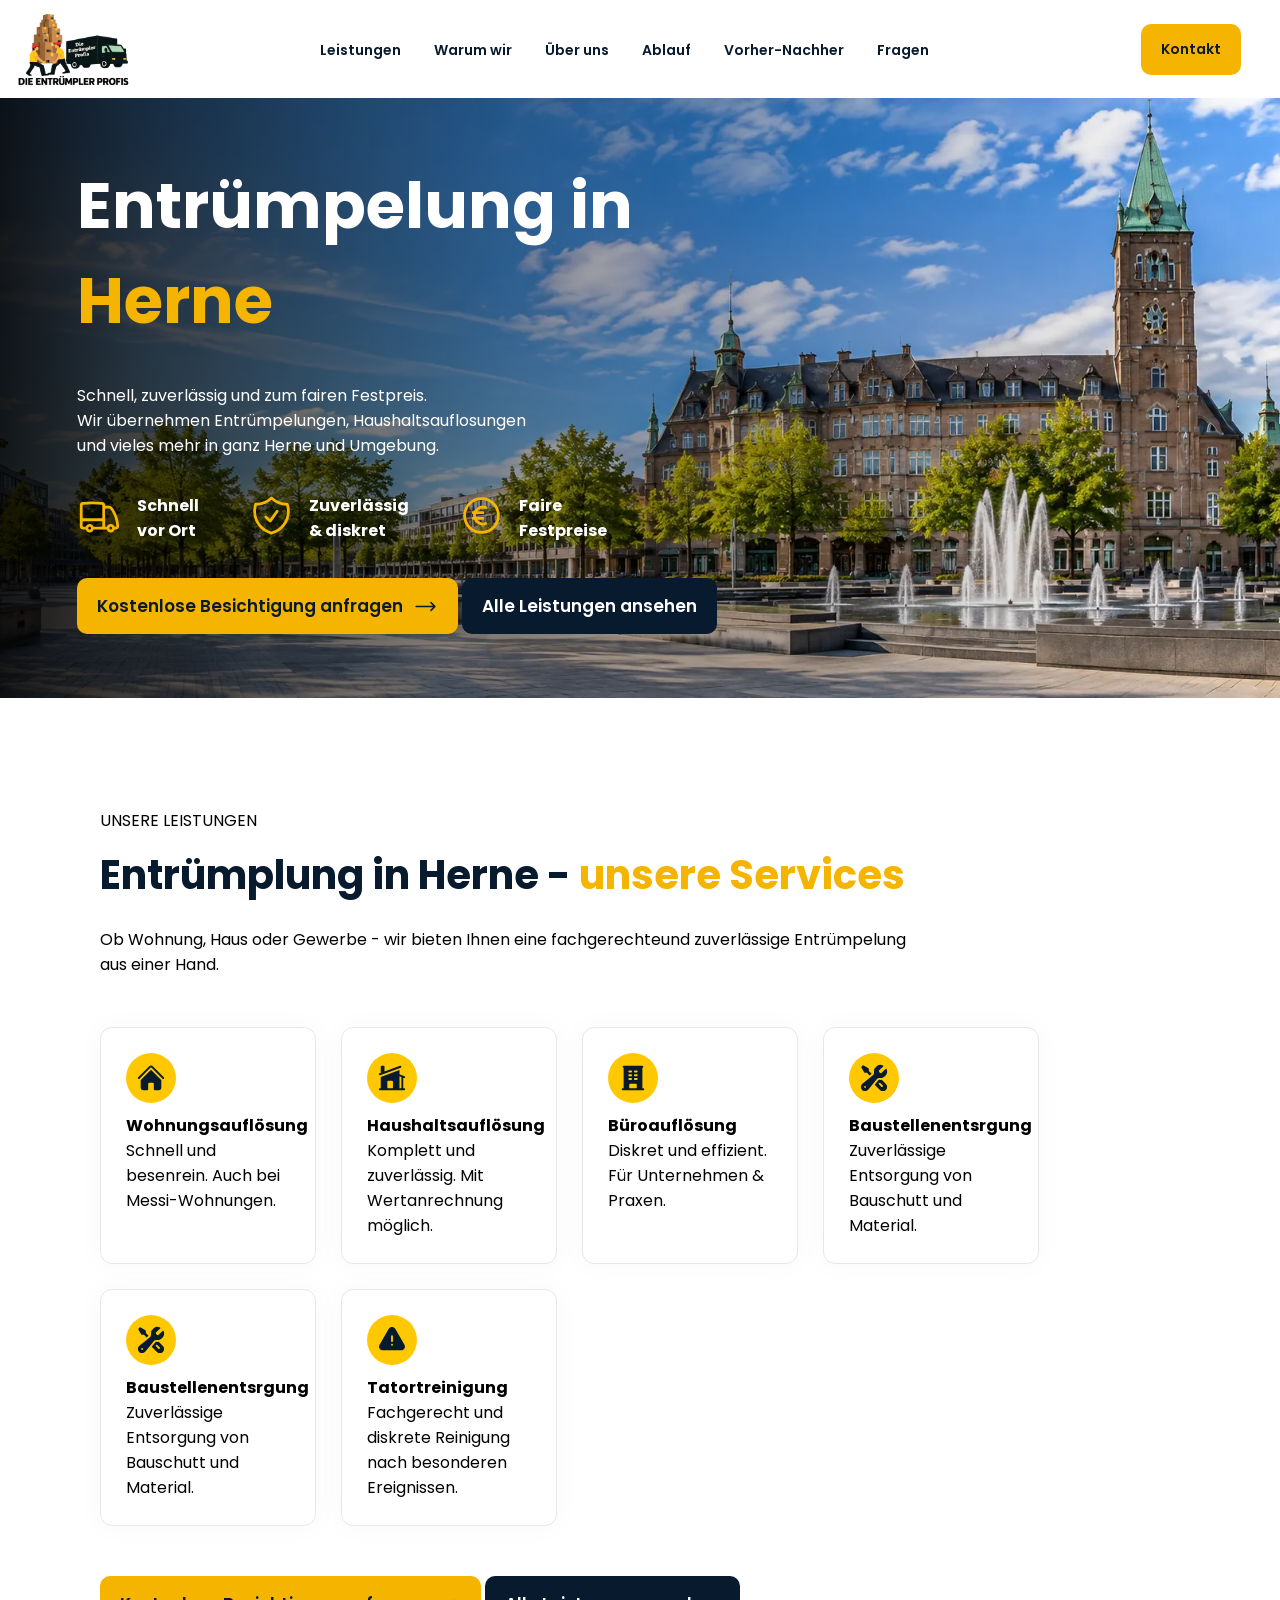
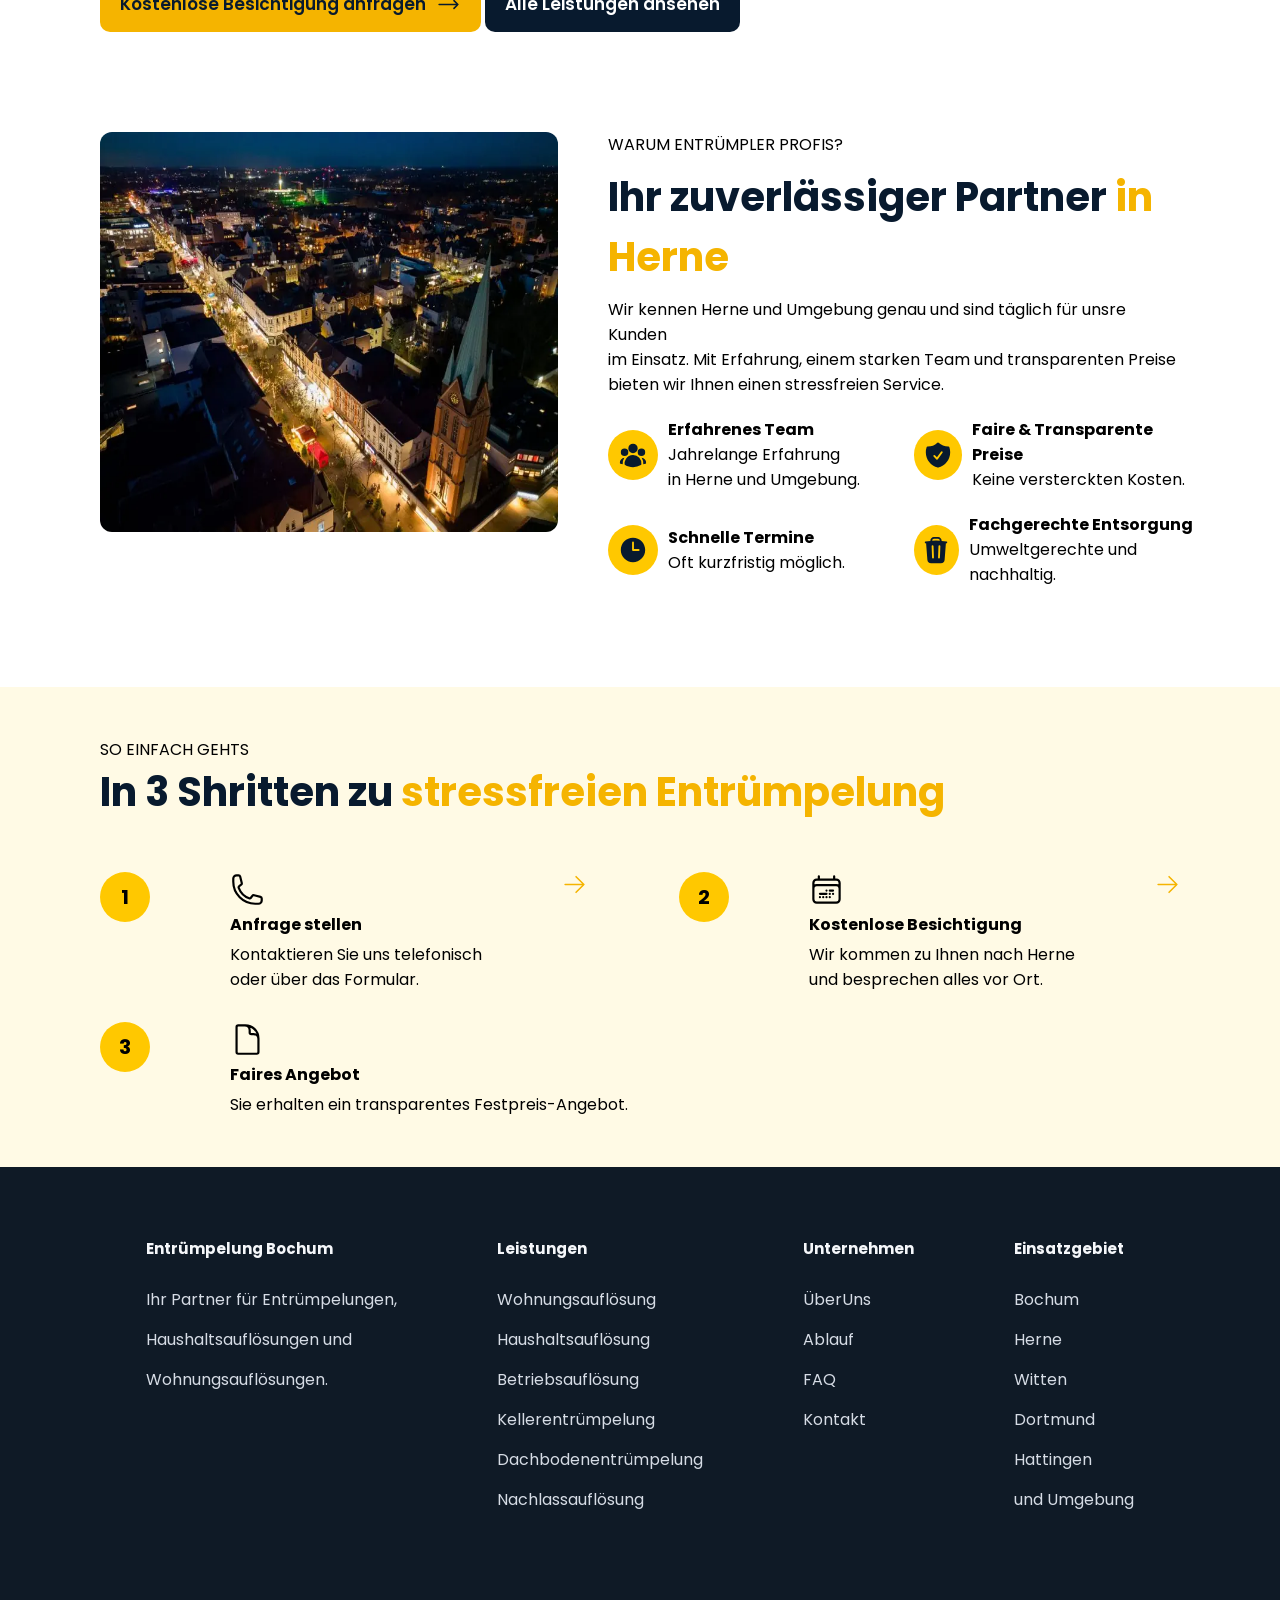
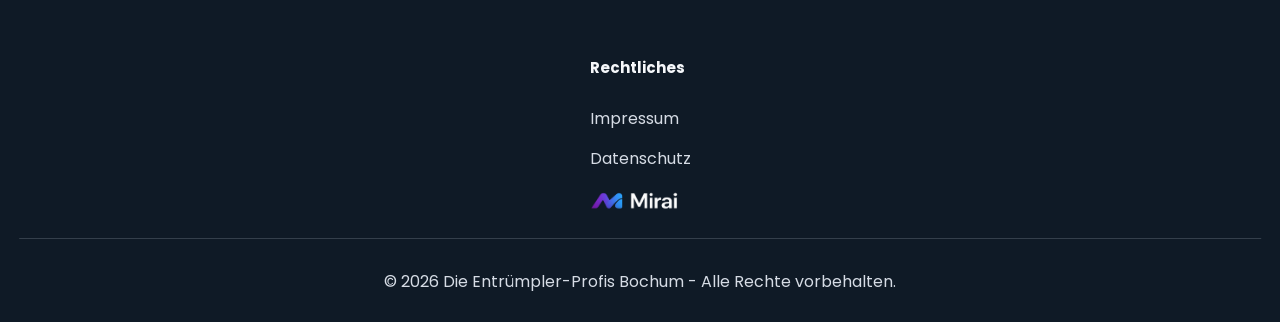
<file: herne.html>
<!DOCTYPE html>
<html lang="en">
<head>
     <meta charset="UTF-8">
    <meta name="viewport" content="width=device-width, initial-scale=1.0">
    <title>Entrümpler Profis | in Herne</title>
    <!--<script src="https://www.google.com/recaptcha/api.js" async defer></script>-->
    <link rel="preconnect" href="https://fonts.googleapis.com">
    <link rel="preconnect" href="https://fonts.gstatic.com" crossorigin>
    <link rel="icon" href="webLogo.png" type="image/png">
    <meta name="description"
    content="Die Entrümpler Profis – Ihr Experte für Wohnungsauflösungen, Haushaltsauflösungen und Entrümpelungen aller Art. Schnell, zuverlässig, besenrein und zum fairen Festpreis. Kostenlose Besichtigung anfragen.">
    <link href="https://fonts.googleapis.com/css2?family=Poppins:ital,wght@0,100;0,200;0,300;0,400;0,500;0,600;0,700;0,800;0,900;1,100;1,200;1,300;1,400;1,500;1,600;1,700;1,800;1,900&display=swap" rel="stylesheet">
    <style>
        *{
    box-sizing: border-box;
}
html{
    scroll-behavior: smooth    ;
}
body{
    margin: 0%;
    padding: 0%;
    font-family: 'Poppins', sans-serif;
    overflow-x: hidden;
}
img{
    width:100%;
    height: auto;
}
nav{
    display: flex;
    justify-content: space-between;
    align-items: center;
    padding: 7px 100px;
}
.nav_img{
    width: 100%;
    max-width: 10%;
    height: auto;
}
nav a{
    margin-right: 60px;
    text-decoration: none;
    font-size: 20px;
    font-weight: 500;
    white-space: nowrap;
    transition: all 0.3s ease;
}
h1, nav a, h2 {
    color: #081A2E;
}
.yellowBtn {
    text-decoration: none;
    display: inline-flex;
    gap: 10px;
    align-items: center;
    background-color: #F5B400;
    padding: 15px 20px;
    color: #081A2E;
    font-weight: 600;
    font-size: 17px;
    border-radius: 10px;
    transition: all 0.3s ease;
}
.phoneIcon {
    fill: #081A2E;
}
.btnIcon {
    width: 30px;
    height: 30px;
}
.Hero_img{
    width: 100%;
    height: 100%;
    object-fit: cover;
    background: linear-gradient(
        to right,
        rgba(0, 0, 0, 0.85) 0%,
        rgba(0, 0, 0, 0.65) 30%,
        rgba(0, 0, 0, 0.25) 60%,
        rgba(0, 0, 0, 0) 100%
    );
}
.hero_img_box{
    width: 100%;
    height: 600px;
    overflow: hidden; 
    position: relative;  
}
.Hero {
    position: relative;
    width: 100%;
    height: 600px;
    overflow: hidden;
}
.Hero::after {
    content: "";
    position: absolute;
    inset: 0;

    background: linear-gradient(
        to right,
        rgba(0, 0, 0, 0.90) 0%,
        rgba(0, 0, 0, 0.75) 10%,
        rgba(0, 0, 0, 0.40) 40%,
        rgba(0, 0, 0, 0.10) 80%,
        rgba(0, 0, 0, 0) 100%
    );

    z-index: 1;
}
#hero-h1 {
    font-size: clamp(2.2rem, 5vw, 4rem);
    color: #fff;
}
.Hero_content{
    display: flex;
    flex-direction: column;
    gap: 35px;
    position: absolute;
    top: 10%;
    left: 6%;
    z-index: 2;
}
.Hero_content p{
    color: #fff;
}
.Yellow_icons{
    stroke: #F5B400;
}
.Hero_icons{
    width: 45px;
    height: 45px;
}
.hero_service{
    display: flex;
    flex-wrap: wrap;
    gap: 50px;
}
.hero_serv_card{
    display: flex;
    gap: 15px;
}
p, strong,h1,h2{
    margin: 0%;
}
.small_icon{
    width: 25px;
    height: 25px;
}
.main_h{
    font-weight: 700;
    font-size: 40px;
}
.section{
    padding: 0px 100px;
    margin-top: 100px;
}
.section_slogan{
    margin-top: 10px;
}
.markd {
    color: #F5B400;
}
.Lesitung_{
    color: #fff;
}
.whiteBtn{
    background-color: #081A2E;
    color: #fff;
}
.service_icons{
    width: 30px;
    height: 30px;
    fill: #081A2E;
}
.icon_wrp{
    display: flex;
    align-items: center;
    justify-content: center;
    width: 50px;
    height: 50px;
    border-radius: 50%;
    background-color:rgb(255,200,0) ;
}
.service_lay{
    display: grid;
    grid-template-columns:20% 20% 20% 20% ;
    gap: 25px;
}
.section{
    padding: 0px 100px;
}
.lay_card{
    display: flex;
    flex-direction: column;
    gap: 10px;
    padding:25px;
    border: rgb(8, 26, 46, 0.1) 1px solid;
    border-radius: 12px;
    box-shadow: 0 0px 30px rgba(0, 0, 0, .03);
    transition: all 0.3s ease;
}
.lay_card:hover{
    transform: scale(1.01);
    box-shadow: 0 0px 30px rgba(0, 0, 0, .01);
}
.section_head{
    display: flex;
    flex-direction: column;
    gap: 12px;
    margin-bottom:50px;
}
#btns{
    margin-top: 50px;
}
.section_img{
    width: 100%;
    height: 100%;
    border-radius: 12px;
}
.img_box{
    width: 50%;
    height: 400px;
    overflow: hidden;
}
.whywe_lay{
    display: flex;
    gap: 50px;
    justify-content: space-between;
}
.why_we{
    display: grid;
    grid-template-columns: 50% 50%;
    gap: 20px;
}
.why_we_card{
    display: flex;
    gap: 10px;
    align-items: center;
}
.whywe_txt{
    display: flex;
    flex-direction: column;
    gap: 20px;
    justify-content: center;
}
.why_we_head{
    display: flex;
    flex-direction: column;
    gap: 10px;
}
.number{
    font-size: 20px;
    display: inline-block;
}
.number_wrp{
    display: inline-flex;
    justify-content: center;
    align-items: center;
    background-color:rgb(255,200,0);
    border-radius: 50%;
    width: 50px;
    height: 50px;
}
.step_icon{
    width: 35px;
    height: 35px;
}
.small_arrow{
    width: 25px;
    height: 25px;
    stroke: #F5B400;
}
.step{
    display: flex;
    gap: 80px;
}
.step_information{
    display: flex;
    flex-direction: column;
    gap: 5px;
}
.steps{
    display: flex;
    flex-wrap: wrap;
    gap: 30px;
    margin-top: 50px;
    justify-content: space-between;
}
#steps_box{
    background-color:rgb(255,200,0, 0.1);
    padding-bottom: 50px;
    padding-top: 50px;
}
footer{
    background-color:#0F1A26;
}
.footer_layout{
    /*width: fit-content;*/
    display: flex;
    flex-wrap: wrap;
    gap: 100px;
    justify-content: center;
    margin: 0 auto;
    padding:50px;
    /*border-radius: 20px;*/
}
.footer_layout p,.footer_layout li,.footer_layout a,.copyright p{
    color:#D6DCE5;
    font-weight: 400;
    line-height: 40px;
}
.footer_layout h4{
    color:#F5F7FA;
    font-size:15px;
}
.footer_links{
    display: flex;
    flex-direction: column;
    margin-top: 16px;
}
.footer_links a{
    text-decoration:none;
}
.copyright{
    padding-bottom: 20px;
    text-align: center;
    position: relative;
}
.copyright::after{
    content: "";
    position: absolute;
    background:#343F4B;
    width:97%;
    height: 1px;
    top: -40%;
    left: 50%;
    transform: translateX(-50%);
}
#mirai{
    width:92px;
    margin-top: 10px;
}
#mirai:hover,.closeIcon:hover{
    cursor: pointer;
}
.mirai-Lay{
    /*
    z-index: 2;
    background-color:#fff; 
    position: fixed;
    padding: 50px;
    top: 25%;
    left: 50%;
    transform: translateX(-50%);
    box-shadow: 0 10px 30px rgba(0,0,0,.08);
    border-radius: 20px;*/
    width: 900px;
    max-width: 90%;

    background: white;

    border-radius: 30px;

    padding: 50px;

    box-shadow:
    0 30px 80px rgba(0,0,0,.25);

    position: relative;
}
.mirai-Lay p{
    color: #081A2E;
    line-height: 22px;
    font-weight: 600;
}
.miraiTwo{
    width:300px;
}
.display,.mirai-mobile{
    display: none;
}
.mirai-Card{
    box-shadow: 0 10px 30px rgba(0,0,0,.08);
    width: 100%;
    max-width: 230px;
    padding:20px;
    border-radius: 10px;
}
.medium-Icons{
    width: 40px;
    height: 40px;
}
.miraiCard-Layout{
    display: flex;
    flex-wrap: wrap;
    gap: 50px;
}
.overlay{
    position: fixed;
    inset: 0;

    background: rgba(0,0,0,0.6);

    display: flex;
    justify-content: center;
    align-items: center;

    z-index: 9999; 
    opacity: 0;
    visibility: hidden;
    transition: .3s;
}
.overlay.active{
    opacity: 1;
    visibility: visible;
}
.cardHead{
    display: flex;
    justify-content: space-between;
}
nav a:hover{
    transform:translateY(-3px);
}
footer a{
    transition: all 0.3s ease;
}
footer a:hover{
    transform: translateX(-3px);
    color: #fff;
}

li {
    list-style: none;
}
ul {
    padding: 0%;
}
#menu-btn{
    display: none;
    width:50px;
    height:50px;
    border:none;
    border-top-left-radius:12px;
    border-top-right-radius: 12px;
    border-bottom-left-radius: 12px;
    border-bottom-right-radius: 12px;
    background:#F4B400;
    font-size:22px;
    cursor:pointer;
    position: absolute;
    left: 20px;
    top:20px;
    z-index: 98;
    margin-bottom: 20px;
}
#mobile-menu{
    display:none;
    position:absolute;
    top:70px;
    left:20px;
    width:250px;
    background:white;
    border-top-left-radius:15px;
    border-top-right-radius: 15px;
    border-bottom-left-radius: 15px;
    border-bottom-right-radius: 15px;
    box-shadow:0 10px 30px rgba(0,0,0,0.1);
    z-index: 99;
    padding: 0%;
}
.whiteBtn{
    background-color: #081A2E;
    color: #fff;
}
@media(max-width: 600px){
    .section,.why_we_lay,.districts_lay,.reques{
        padding: 0px 20px;
    }
    .small_arrow,.step_icon,#location_icon,#arrow_service,.big-Icons,.why_wrp,.HeroCardIconWrapper,.Hero_img,.mainNav,.section_img,.img_box{
        display: none;
    }
    .Hero{
    background-image:url("hernemobile.webp");
    background-size: cover;
    height: 550px;
    width: 100%;
    z-index: 1;
    padding-top: 50px;
    position: relative;
    }
        #hero-h1, .hero_txt {
        text-align: center;
    }
        .Lesitung_ {
        font-size: 14px;
    }
        .Hero_icons {
        width: 30px;
        height: 30px;
    }
    .btns {
        display: flex;
        flex-direction: column;
        gap: 20px;
        align-items: center;
    }
    .service_lay{
        display: flex;
        flex-wrap: wrap;
    }
    .lay_card{
        width: 100%;
    }
    #btns{
        display: flex;
        flex-wrap: wrap;
        justify-content: center;
        gap: 20px;
    }
    .big_txt{
        font-size: 14px;
    }
    .why_we_card strong{
        color: #F5B400;
    }
    .hero_service{
        gap: 40px;
        display: none;
    }
    
    #menu-btn {
        display: block;
    }
    #mobile-menu a {
    display: block;
    padding: 15px 20px;
    text-decoration: none;
    color: #0B2345;
    }
    .yellowBtn{
        font-size: 13px;
    }
}
@media(min-width: 600px) and (max-width:768px){
    .Hero_content{
        margin-left:30px ;
        margin-right: 30px;
    }
    
    .service_lay{
        display: flex;
        flex-wrap: wrap;
    }
    .lay_card{
        width: 100%;
    }
    .section,.why_we_lay,.districts_lay,.reques{
        padding: 0px 20px;
    }
    .small_arrow,.step_icon,#location_icon,#arrow_service,.big-Icons,.why_wrp,.HeroCardIconWrapper,.Hero_img,.mainNav,.section_img,.img_box{
        display: none;
    }
    .Hero{
    background-image:url("hernemobile.webp");
    background-size: cover;
    height: 650px;
    width: 100%;
    z-index: 1;
    padding-top: 50px;
    position: relative;
    }
    
    .big_txt{
        font-size: 14px;
    }
    .why_we_card strong{
        color: #F5B400;
    }
     #hero-h1, .hero_txt {
        text-align: center;
    }
    
        .Lesitung_ {
        font-size: 14px;
    }
        .Hero_icons {
        width: 30px;
        height: 30px;
    }
    .btns {
        display: flex;
        flex-direction: column;
        gap: 20px;
        align-items: center;
    }
    .Hero_content {
        margin: 0% 100px;
        text-align: center;
    }
    
    #menu-btn {
        display: block;
    }
    #mobile-menu a {
    display: block;
    padding: 15px 20px;
    text-decoration: none;
    color: #0B2345;
    }
}
@media (min-width: 1025px) and (max-width: 1280px){
        nav {
    padding: 7px 10px;
}
nav a {
    margin-right: 29px;
    text-decoration: none;
    font-size: 14px;
    font-weight: 600;
    white-space: nowrap;
    transition: all 0.3s ease;
}
    #nav_kont {
        font-size: 14px;
    }
    .phoneIcon,#arrow_service,.grid_img,.city_center  {
 display: none;   
}
}
</style>
</head>
<body>
     <header>
          <button id="menu-btn">
                   ☰
               </button>
               <nav id="mobile-menu">
                   <a href="index.html#leistungen">Leistungen</a>
                   <a href="index.html#WarumWir">Warum wir</a>
                   <a href="index.html#überUns">Über Uns</a>
                   <a href="index.html#Ablauf">Ablauf</a>
                   <a href="index.html#vorherNAchher">vorher-nachher</a>
                   <a href="index.html#fragen">Fragen</a>
                   <a href="index.html#Kontakt">Kontakt</a>
               </nav>

            <script>
                const button = document.getElementById("menu-btn");
                const menu = document.getElementById("mobile-menu");

                button.addEventListener("click", () => {

                    if(menu.style.display === "block"){

                        menu.style.display = "none";

                        button.style.borderBottomLeftRadius = "12px";
                        button.style.borderBottomRightRadius = "12px";

                    }else{

                        menu.style.display = "block";

                        button.style.borderBottomLeftRadius = "0px";
                        button.style.borderBottomRightRadius = "0px";

                        menu.style.borderTopLeftRadius = "0px";
                        menu.style.borderTopRightRadius = "0px";

                    }

                });
            </script>
        <nav class="mainNav">
            <img src="navImg.webp" alt="nav Img" class="nav_img">
            <div>
                <a href="">Leistungen</a>
                <a href="">Warum wir</a>
                <a href="">Über uns</a>
                <a href="">Ablauf</a>
                <a href="">Vorher-Nachher</a>
                <a href="">Fragen</a>
            </div>
            <div>
                <a href="" class="yellowBtn " id="nav_kont">
                    <svg xmlns="http://www.w3.org/2000/svg" viewBox="0 0 24 24" fill="currentColor" class="btnIcon phoneIcon">
                    <path fill-rule="evenodd" d="M1.5 4.5a3 3 0 0 1 3-3h1.372c.86 0 1.61.586 1.819 1.42l1.105 4.423a1.875 1.875 0 0 1-.694 1.955l-1.293.97c-.135.101-.164.249-.126.352a11.285 11.285 0 0 0 6.697 6.697c.103.038.25.009.352-.126l.97-1.293a1.875 1.875 0 0 1 1.955-.694l4.423 1.105c.834.209 1.42.959 1.42 1.82V19.5a3 3 0 0 1-3 3h-2.25C8.552 22.5 1.5 15.448 1.5 6.75V4.5Z" clip-rule="evenodd" />
                    </svg>
                    Kontakt
                </a>
            </div>
        </nav>
        <div class="Hero">
            <div class="hero_img_box">
                <img src="hernehero.webp" alt="Herne Wahrzeichen" class="Hero_img">
                <div class="Hero_content">
                    <div>
                        <h1 id="hero-h1">Entrümpelung in<br><strong class="markd">Herne</strong></h1>
                    </div>
                    <div>
                        <p class="big_txt hero_txt">Schnell, zuverlässig und zum fairen Festpreis.<br>Wir übernehmen Entrümpelungen, Haushaltsauflosungen<br>und vieles mehr in ganz Herne und Umgebung.</p>
                    </div>
                    <div class="hero_service">
                        <div class="hero_serv_card">
                            <svg xmlns="http://www.w3.org/2000/svg" fill="none" viewBox="0 0 24 24" stroke-width="1.5" stroke="currentColor" class="Yellow_icons Hero_icons">
                            <path stroke-linecap="round" stroke-linejoin="round" d="M8.25 18.75a1.5 1.5 0 0 1-3 0m3 0a1.5 1.5 0 0 0-3 0m3 0h6m-9 0H3.375a1.125 1.125 0 0 1-1.125-1.125V14.25m17.25 4.5a1.5 1.5 0 0 1-3 0m3 0a1.5 1.5 0 0 0-3 0m3 0h1.125c.621 0 1.129-.504 1.09-1.124a17.902 17.902 0 0 0-3.213-9.193 2.056 2.056 0 0 0-1.58-.86H14.25M16.5 18.75h-2.25m0-11.177v-.958c0-.568-.422-1.048-.987-1.106a48.554 48.554 0 0 0-10.026 0 1.106 1.106 0 0 0-.987 1.106v7.635m12-6.677v6.677m0 4.5v-4.5m0 0h-12" />
                            </svg>
                            <strong class="Lesitung_">Schnell<br>vor Ort</strong>
                        </div>
                        <div class="hero_serv_card">
                            <svg xmlns="http://www.w3.org/2000/svg" fill="none" viewBox="0 0 24 24" stroke-width="1.5" stroke="currentColor" class="Yellow_icons Hero_icons">
                            <path stroke-linecap="round" stroke-linejoin="round" d="M9 12.75 11.25 15 15 9.75m-3-7.036A11.959 11.959 0 0 1 3.598 6 11.99 11.99 0 0 0 3 9.749c0 5.592 3.824 10.29 9 11.623 5.176-1.332 9-6.03 9-11.622 0-1.31-.21-2.571-.598-3.751h-.152c-3.196 0-6.1-1.248-8.25-3.285Z" />
                            </svg>
                            <strong class="Lesitung_">Zuverlässig<br>& diskret</strong>
                        </div>
                        <div class="hero_serv_card">
                           <svg xmlns="http://www.w3.org/2000/svg" fill="none" viewBox="0 0 24 24" stroke-width="1.5" stroke="currentColor" class="Yellow_icons Hero_icons">
                            <path stroke-linecap="round" stroke-linejoin="round" d="M14.25 7.756a4.5 4.5 0 1 0 0 8.488M7.5 10.5h5.25m-5.25 3h5.25M21 12a9 9 0 1 1-18 0 9 9 0 0 1 18 0Z" />
                            </svg>
                            <strong class="Lesitung_">Faire<br>Festpreise</strong>
                        </div>
                    </div>
                    <div class="btns">
                        <a href="index.html#Kontakt" class="yellowBtn">
                            Kostenlose Besichtigung anfragen <svg xmlns="http://www.w3.org/2000/svg" fill="none" viewBox="0 0 24 24" stroke-width="1.5" stroke="currentColor" class="small_icon">
                            <path stroke-linecap="round" stroke-linejoin="round" d="M17.25 8.25 21 12m0 0-3.75 3.75M21 12H3" />
                            </svg>
                        </a>
                        <a href="index.html#leistungen" class="whiteBtn yellowBtn" target="_blank">
                            Alle Leistungen ansehen
                        </a>
                    </div>
                </div>
            </div>
        </div>        
    </header>
    <main>
        <div class="section">
            <div class="section_head">
                <p class="section_slogan">UNSERE LEISTUNGEN</p>
                <h2 class="main_h">Entrümplung in Herne - <strong class="markd">unsere Services</strong> </h2>
                <p class="section_slogan big_txt">Ob Wohnung, Haus oder Gewerbe - wir bieten Ihnen eine fachgerechteund zuverlässige Entrümpelung<br>aus einer Hand.</p>
            </div>
            <div class="service_lay">
                <div class="lay_card">
                    <div class="icon_wrp">
                        <svg xmlns="http://www.w3.org/2000/svg" viewBox="0 0 24 24" fill="currentColor" class="service_icons">
                        <path d="M11.47 3.841a.75.75 0 0 1 1.06 0l8.69 8.69a.75.75 0 1 0 1.06-1.061l-8.689-8.69a2.25 2.25 0 0 0-3.182 0l-8.69 8.69a.75.75 0 1 0 1.061 1.06l8.69-8.689Z" />
                        <path d="m12 5.432 8.159 8.159c.03.03.06.058.091.086v6.198c0 1.035-.84 1.875-1.875 1.875H15a.75.75 0 0 1-.75-.75v-4.5a.75.75 0 0 0-.75-.75h-3a.75.75 0 0 0-.75.75V21a.75.75 0 0 1-.75.75H5.625a1.875 1.875 0 0 1-1.875-1.875v-6.198a2.29 2.29 0 0 0 .091-.086L12 5.432Z" />
                        </svg>
                    </div>
                    <div>
                        <strong>Wohnungsauflösung</strong>
                        <p>Schnell und besenrein. Auch bei Messi-Wohnungen.</p>
                    </div>
                </div>
                <div class="lay_card">
                    <div class="icon_wrp">
                        <svg xmlns="http://www.w3.org/2000/svg" viewBox="0 0 24 24" fill="currentColor" class="service_icons">
                        <path d="M19.006 3.705a.75.75 0 1 0-.512-1.41L6 6.838V3a.75.75 0 0 0-.75-.75h-1.5A.75.75 0 0 0 3 3v4.93l-1.006.365a.75.75 0 0 0 .512 1.41l16.5-6Z" />
                        <path fill-rule="evenodd" d="M3.019 11.114 18 5.667v3.421l4.006 1.457a.75.75 0 1 1-.512 1.41l-.494-.18v8.475h.75a.75.75 0 0 1 0 1.5H2.25a.75.75 0 0 1 0-1.5H3v-9.129l.019-.007ZM18 20.25v-9.566l1.5.546v9.02H18Zm-9-6a.75.75 0 0 0-.75.75v4.5c0 .414.336.75.75.75h3a.75.75 0 0 0 .75-.75V15a.75.75 0 0 0-.75-.75H9Z" clip-rule="evenodd" />
                        </svg>
                    </div>
                    <div>
                        <strong>Haushaltsauflösung</strong>
                        <p>Komplett und zuverlässig. Mit Wertanrechnung möglich.</p>
                    </div>
                </div>
                <div class="lay_card">
                    <div class="icon_wrp">
                        <svg xmlns="http://www.w3.org/2000/svg" viewBox="0 0 24 24" fill="currentColor" class="service_icons">
                        <path fill-rule="evenodd" d="M4.5 2.25a.75.75 0 0 0 0 1.5v16.5h-.75a.75.75 0 0 0 0 1.5h16.5a.75.75 0 0 0 0-1.5h-.75V3.75a.75.75 0 0 0 0-1.5h-15ZM9 6a.75.75 0 0 0 0 1.5h1.5a.75.75 0 0 0 0-1.5H9Zm-.75 3.75A.75.75 0 0 1 9 9h1.5a.75.75 0 0 1 0 1.5H9a.75.75 0 0 1-.75-.75ZM9 12a.75.75 0 0 0 0 1.5h1.5a.75.75 0 0 0 0-1.5H9Zm3.75-5.25A.75.75 0 0 1 13.5 6H15a.75.75 0 0 1 0 1.5h-1.5a.75.75 0 0 1-.75-.75ZM13.5 9a.75.75 0 0 0 0 1.5H15A.75.75 0 0 0 15 9h-1.5Zm-.75 3.75a.75.75 0 0 1 .75-.75H15a.75.75 0 0 1 0 1.5h-1.5a.75.75 0 0 1-.75-.75ZM9 19.5v-2.25a.75.75 0 0 1 .75-.75h4.5a.75.75 0 0 1 .75.75v2.25a.75.75 0 0 1-.75.75h-4.5A.75.75 0 0 1 9 19.5Z" clip-rule="evenodd" />
                        </svg>
                    </div>
                    <div>
                        <strong>Büroauflösung</strong>
                        <p>Diskret und effizient. Für Unternehmen & Praxen.</p>
                    </div>
                </div>
                <div class="lay_card">
                    <div class="icon_wrp">
                        <svg xmlns="http://www.w3.org/2000/svg" viewBox="0 0 24 24" fill="currentColor" class="service_icons">
                        <path fill-rule="evenodd" d="M12 6.75a5.25 5.25 0 0 1 6.775-5.025.75.75 0 0 1 .313 1.248l-3.32 3.319c.063.475.276.934.641 1.299.365.365.824.578 1.3.64l3.318-3.319a.75.75 0 0 1 1.248.313 5.25 5.25 0 0 1-5.472 6.756c-1.018-.086-1.87.1-2.309.634L7.344 21.3A3.298 3.298 0 1 1 2.7 16.657l8.684-7.151c.533-.44.72-1.291.634-2.309A5.342 5.342 0 0 1 12 6.75ZM4.117 19.125a.75.75 0 0 1 .75-.75h.008a.75.75 0 0 1 .75.75v.008a.75.75 0 0 1-.75.75h-.008a.75.75 0 0 1-.75-.75v-.008Z" clip-rule="evenodd" />
                        <path d="m10.076 8.64-2.201-2.2V4.874a.75.75 0 0 0-.364-.643l-3.75-2.25a.75.75 0 0 0-.916.113l-.75.75a.75.75 0 0 0-.113.916l2.25 3.75a.75.75 0 0 0 .643.364h1.564l2.062 2.062 1.575-1.297Z" />
                        <path fill-rule="evenodd" d="m12.556 17.329 4.183 4.182a3.375 3.375 0 0 0 4.773-4.773l-3.306-3.305a6.803 6.803 0 0 1-1.53.043c-.394-.034-.682-.006-.867.042a.589.589 0 0 0-.167.063l-3.086 3.748Zm3.414-1.36a.75.75 0 0 1 1.06 0l1.875 1.876a.75.75 0 1 1-1.06 1.06L15.97 17.03a.75.75 0 0 1 0-1.06Z" clip-rule="evenodd" />
                        </svg>
                    </div>
                    <div>
                        <strong>Baustellenentsrgung</strong>
                        <p>Zuverlässige Entsorgung von Bauschutt und Material.</p>
                    </div>
                </div>
                <div class="lay_card">
                    <div class="icon_wrp">
                        <svg xmlns="http://www.w3.org/2000/svg" viewBox="0 0 24 24" fill="currentColor" class="service_icons">
                        <path fill-rule="evenodd" d="M12 6.75a5.25 5.25 0 0 1 6.775-5.025.75.75 0 0 1 .313 1.248l-3.32 3.319c.063.475.276.934.641 1.299.365.365.824.578 1.3.64l3.318-3.319a.75.75 0 0 1 1.248.313 5.25 5.25 0 0 1-5.472 6.756c-1.018-.086-1.87.1-2.309.634L7.344 21.3A3.298 3.298 0 1 1 2.7 16.657l8.684-7.151c.533-.44.72-1.291.634-2.309A5.342 5.342 0 0 1 12 6.75ZM4.117 19.125a.75.75 0 0 1 .75-.75h.008a.75.75 0 0 1 .75.75v.008a.75.75 0 0 1-.75.75h-.008a.75.75 0 0 1-.75-.75v-.008Z" clip-rule="evenodd" />
                        <path d="m10.076 8.64-2.201-2.2V4.874a.75.75 0 0 0-.364-.643l-3.75-2.25a.75.75 0 0 0-.916.113l-.75.75a.75.75 0 0 0-.113.916l2.25 3.75a.75.75 0 0 0 .643.364h1.564l2.062 2.062 1.575-1.297Z" />
                        <path fill-rule="evenodd" d="m12.556 17.329 4.183 4.182a3.375 3.375 0 0 0 4.773-4.773l-3.306-3.305a6.803 6.803 0 0 1-1.53.043c-.394-.034-.682-.006-.867.042a.589.589 0 0 0-.167.063l-3.086 3.748Zm3.414-1.36a.75.75 0 0 1 1.06 0l1.875 1.876a.75.75 0 1 1-1.06 1.06L15.97 17.03a.75.75 0 0 1 0-1.06Z" clip-rule="evenodd" />
                        </svg>
                    </div>
                    <div>
                        <strong>Baustellenentsrgung</strong>
                        <p>Zuverlässige Entsorgung von Bauschutt und Material.</p>
                    </div>
                </div>
                 <div class="lay_card">
                    <div class="icon_wrp">
                        <svg xmlns="http://www.w3.org/2000/svg" viewBox="0 0 24 24" fill="currentColor" class="service_icons">
                        <path fill-rule="evenodd" d="M9.401 3.003c1.155-2 4.043-2 5.197 0l7.355 12.748c1.154 2-.29 4.5-2.599 4.5H4.645c-2.309 0-3.752-2.5-2.598-4.5L9.4 3.003ZM12 8.25a.75.75 0 0 1 .75.75v3.75a.75.75 0 0 1-1.5 0V9a.75.75 0 0 1 .75-.75Zm0 8.25a.75.75 0 1 0 0-1.5.75.75 0 0 0 0 1.5Z" clip-rule="evenodd" />
                        </svg>
                    </div>
                    <div>
                        <strong>Tatortreinigung</strong>
                        <p>Fachgerecht und diskrete Reinigung nach besonderen Ereignissen.</p>
                    </div>
                </div>
            </div>
            <div id="btns">
                        <a href="index.html#Kontakt" class="yellowBtn">
                            Kostenlose Besichtigung anfragen <svg xmlns="http://www.w3.org/2000/svg" fill="none" viewBox="0 0 24 24" stroke-width="1.5" stroke="currentColor" class="small_icon">
                            <path stroke-linecap="round" stroke-linejoin="round" d="M17.25 8.25 21 12m0 0-3.75 3.75M21 12H3" />
                            </svg>
                        </a>
                        <a href="index.html#leistungen" class="whiteBtn yellowBtn">
                            Alle Leistungen ansehen
                        </a>
                    </div>
        </div>
        <div class="section whywe_lay">
            <div class="img_box">
                <img src="herne.webp" alt="Herne Innenstadt in der Nacht" class="section_img">
            </div>
            <div class="whywe_txt">
                <div class="why_we_head">
                    <p>WARUM ENTRÜMPLER PROFIS?</p>
                    <h2 class="main_h">Ihr zuverlässiger Partner<strong class="markd"> in Herne</strong></h2>
                    <p class="big_txt">Wir kennen Herne und Umgebung genau und sind täglich für unsre Kunden<br>im Einsatz. Mit Erfahrung, einem starken Team und transparenten Preise<br>bieten wir Ihnen einen stressfreien Service.</p>
                </div>
                <div class="why_we">
                    <div class="why_we_card">
                        <div class="icon_wrp why_wrp">
                            <svg xmlns="http://www.w3.org/2000/svg" viewBox="0 0 24 24" fill="currentColor" class="service_icons">
                            <path fill-rule="evenodd" d="M8.25 6.75a3.75 3.75 0 1 1 7.5 0 3.75 3.75 0 0 1-7.5 0ZM15.75 9.75a3 3 0 1 1 6 0 3 3 0 0 1-6 0ZM2.25 9.75a3 3 0 1 1 6 0 3 3 0 0 1-6 0ZM6.31 15.117A6.745 6.745 0 0 1 12 12a6.745 6.745 0 0 1 6.709 7.498.75.75 0 0 1-.372.568A12.696 12.696 0 0 1 12 21.75c-2.305 0-4.47-.612-6.337-1.684a.75.75 0 0 1-.372-.568 6.787 6.787 0 0 1 1.019-4.38Z" clip-rule="evenodd" />
                            <path d="M5.082 14.254a8.287 8.287 0 0 0-1.308 5.135 9.687 9.687 0 0 1-1.764-.44l-.115-.04a.563.563 0 0 1-.373-.487l-.01-.121a3.75 3.75 0 0 1 3.57-4.047ZM20.226 19.389a8.287 8.287 0 0 0-1.308-5.135 3.75 3.75 0 0 1 3.57 4.047l-.01.121a.563.563 0 0 1-.373.486l-.115.04c-.567.2-1.156.349-1.764.441Z" />
                            </svg>
                        </div>
                        <div>
                            <strong>Erfahrenes Team</strong>
                            <p class="big_txt">Jahrelange Erfahrung<br>in Herne und Umgebung.</p>
                        </div>
                    </div>
                    <div class="why_we_card">
                        <div class="icon_wrp why_wrp">
                            <svg xmlns="http://www.w3.org/2000/svg" viewBox="0 0 24 24" fill="currentColor" class="service_icons">
                            <path fill-rule="evenodd" d="M12.516 2.17a.75.75 0 0 0-1.032 0 11.209 11.209 0 0 1-7.877 3.08.75.75 0 0 0-.722.515A12.74 12.74 0 0 0 2.25 9.75c0 5.942 4.064 10.933 9.563 12.348a.749.749 0 0 0 .374 0c5.499-1.415 9.563-6.406 9.563-12.348 0-1.39-.223-2.73-.635-3.985a.75.75 0 0 0-.722-.516l-.143.001c-2.996 0-5.717-1.17-7.734-3.08Zm3.094 8.016a.75.75 0 1 0-1.22-.872l-3.236 4.53L9.53 12.22a.75.75 0 0 0-1.06 1.06l2.25 2.25a.75.75 0 0 0 1.14-.094l3.75-5.25Z" clip-rule="evenodd" />
                            </svg>
                        </div>
                        <div>
                            <strong>Faire & Transparente Preise</strong>
                            <p class="big_txt">Keine versterckten Kosten.</p>
                        </div>
                    </div>
                    <div class="why_we_card">
                        <div class="icon_wrp why_wrp">
                            <svg xmlns="http://www.w3.org/2000/svg" viewBox="0 0 24 24" fill="currentColor" class="service_icons">
                            <path fill-rule="evenodd" d="M12 2.25c-5.385 0-9.75 4.365-9.75 9.75s4.365 9.75 9.75 9.75 9.75-4.365 9.75-9.75S17.385 2.25 12 2.25ZM12.75 6a.75.75 0 0 0-1.5 0v6c0 .414.336.75.75.75h4.5a.75.75 0 0 0 0-1.5h-3.75V6Z" clip-rule="evenodd" />
                            </svg>
                        </div>
                        <div>
                            <strong>Schnelle Termine</strong>
                            <p class="big_txt">Oft kurzfristig möglich.</p>
                        </div>
                    </div>
                    <div class="why_we_card">
                        <div class="icon_wrp why_wrp">
                            <svg xmlns="http://www.w3.org/2000/svg" viewBox="0 0 24 24" fill="currentColor" class="service_icons">
                            <path fill-rule="evenodd" d="M16.5 4.478v.227a48.816 48.816 0 0 1 3.878.512.75.75 0 1 1-.256 1.478l-.209-.035-1.005 13.07a3 3 0 0 1-2.991 2.77H8.084a3 3 0 0 1-2.991-2.77L4.087 6.66l-.209.035a.75.75 0 0 1-.256-1.478A48.567 48.567 0 0 1 7.5 4.705v-.227c0-1.564 1.213-2.9 2.816-2.951a52.662 52.662 0 0 1 3.369 0c1.603.051 2.815 1.387 2.815 2.951Zm-6.136-1.452a51.196 51.196 0 0 1 3.273 0C14.39 3.05 15 3.684 15 4.478v.113a49.488 49.488 0 0 0-6 0v-.113c0-.794.609-1.428 1.364-1.452Zm-.355 5.945a.75.75 0 1 0-1.5.058l.347 9a.75.75 0 1 0 1.499-.058l-.346-9Zm5.48.058a.75.75 0 1 0-1.498-.058l-.347 9a.75.75 0 0 0 1.5.058l.345-9Z" clip-rule="evenodd" />
                            </svg>
                        </div>
                        <div>
                            <strong>Fachgerechte Entsorgung</strong>
                            <p class="big_txt">Umweltgerechte und nachhaltig.</p>
                        </div>
                    </div>
                </div>
            </div>
        </div>
        <div class="section" id="steps_box">
            <div>
                <p>SO EINFACH GEHTS</p>
                <h2 class="main_h">In 3 Shritten zu <strong class="markd">stressfreien Entrümpelung</strong></h2>
            </div>
            <div class="steps">
                <div class="step">
                    <div class="number_wrp">
                        <strong class="number">1</strong>
                    </div>
                    <div class="step_information">
                        <svg xmlns="http://www.w3.org/2000/svg" fill="none" viewBox="0 0 24 24" stroke-width="1.5" stroke="currentColor" class="step_icon">
                        <path stroke-linecap="round" stroke-linejoin="round" d="M2.25 6.75c0 8.284 6.716 15 15 15h2.25a2.25 2.25 0 0 0 2.25-2.25v-1.372c0-.516-.351-.966-.852-1.091l-4.423-1.106c-.44-.11-.902.055-1.173.417l-.97 1.293c-.282.376-.769.542-1.21.38a12.035 12.035 0 0 1-7.143-7.143c-.162-.441.004-.928.38-1.21l1.293-.97c.363-.271.527-.734.417-1.173L6.963 3.102a1.125 1.125 0 0 0-1.091-.852H4.5A2.25 2.25 0 0 0 2.25 4.5v2.25Z" />
                        </svg>
                        <strong>Anfrage stellen</strong>
                        <p class="big_txt">Kontaktieren Sie uns telefonisch<br>oder über das Formular.</p>
                    </div>
                    <div>
                        <svg xmlns="http://www.w3.org/2000/svg" fill="none" viewBox="0 0 24 24" stroke-width="1.5" stroke="currentColor" class="small_arrow">
                        <path stroke-linecap="round" stroke-linejoin="round" d="M13.5 4.5 21 12m0 0-7.5 7.5M21 12H3" />
                        </svg>
                    </div>
                </div>
                <div class="step">
                    <div class="number_wrp">
                        <strong class="number">2</strong>
                    </div>
                    <div class="step_information">
                        <svg xmlns="http://www.w3.org/2000/svg" fill="none" viewBox="0 0 24 24" stroke-width="1.5" stroke="currentColor" class="step_icon">
                        <path stroke-linecap="round" stroke-linejoin="round" d="M6.75 2.994v2.25m10.5-2.25v2.25m-14.252 13.5V7.491a2.25 2.25 0 0 1 2.25-2.25h13.5a2.25 2.25 0 0 1 2.25 2.25v11.251m-18 0a2.25 2.25 0 0 0 2.25 2.25h13.5a2.25 2.25 0 0 0 2.25-2.25m-18 0v-7.5a2.25 2.25 0 0 1 2.25-2.25h13.5a2.25 2.25 0 0 1 2.25 2.25v7.5m-6.75-6h2.25m-9 2.25h4.5m.002-2.25h.005v.006H12v-.006Zm-.001 4.5h.006v.006h-.006v-.005Zm-2.25.001h.005v.006H9.75v-.006Zm-2.25 0h.005v.005h-.006v-.005Zm6.75-2.247h.005v.005h-.005v-.005Zm0 2.247h.006v.006h-.006v-.006Zm2.25-2.248h.006V15H16.5v-.005Z" />
                        </svg>
                        <strong>Kostenlose Besichtigung</strong>
                        <p class="big_txt">Wir kommen zu Ihnen nach Herne<br>und besprechen alles vor Ort.</p>
                    </div>
                    <div>
                        <svg xmlns="http://www.w3.org/2000/svg" fill="none" viewBox="0 0 24 24" stroke-width="1.5" stroke="currentColor" class="small_arrow">
                        <path stroke-linecap="round" stroke-linejoin="round" d="M13.5 4.5 21 12m0 0-7.5 7.5M21 12H3" />
                        </svg>
                    </div>
                </div>
                <div class="step">
                    <div class="number_wrp">
                        <strong class="number">3</strong>
                    </div>
                    <div class="step_information">
                        <svg xmlns="http://www.w3.org/2000/svg" fill="none" viewBox="0 0 24 24" stroke-width="1.5" stroke="currentColor" class="step_icon">
                        <path stroke-linecap="round" stroke-linejoin="round" d="M19.5 14.25v-2.625a3.375 3.375 0 0 0-3.375-3.375h-1.5A1.125 1.125 0 0 1 13.5 7.125v-1.5a3.375 3.375 0 0 0-3.375-3.375H8.25m2.25 0H5.625c-.621 0-1.125.504-1.125 1.125v17.25c0 .621.504 1.125 1.125 1.125h12.75c.621 0 1.125-.504 1.125-1.125V11.25a9 9 0 0 0-9-9Z" />
                        </svg>
                        <strong>Faires Angebot</strong>
                        <p class="big_txt">Sie erhalten ein transparentes Festpreis-Angebot.</p>
                    </div>
                </div>
            </div>
        </div>
    </main>
    <footer>
        
        <div class="footer_layout">
            <div>
                <div>
                    <h4>Entrümpelung Bochum</h4>
                </div>
                <div>
                    <p>Ihr Partner für Entrümpelungen,<br>Haushaltsauflösungen und<br>Wohnungsauflösungen.</p>
                </div>
                <div>

                </div>
            </div>
            <div>
                <div>
                    <h4>Leistungen</h4>
                </div>
                <div>
                    <ul>
                        <li>Wohnungsauflösung</li>
                        <li>Haushaltsauflösung</li>
                        <li>Betriebsauflösung</li>
                        <li>Kellerentrümpelung</li>
                        <li>Dachbodenentrümpelung</li>
                        <li>Nachlassauflösung</li>
                    </ul>
                </div>
            </div>
            <div>
                <div>
                    <h4>Unternehmen</h4>
                </div>
                <div class="footer_links">
                    <a href="index.html#überUns">ÜberUns</a>
                    <a href="index.html#Ablauf">Ablauf</a>
                    <a href="index.html#fragen">FAQ</a>
                    <a href="index.html#Kontakt">Kontakt</a>
                </div>
            </div>
            <div>
                <div>
                    <h4>Einsatzgebiet</h4>
                </div>
                <div class="footer_links">
                    <a href="bochum.html" target="_blank">Bochum</a>
                    <a href="herne.html" target="_blank">Herne</a>
                    <a href="witten.html" target="_blank">Witten</a>
                    <a href="dortmund.html" target="_blank">Dortmund</a>
                    <a href="hattingen.html" target="_blank">Hattingen</a>
                    <a href="umgebung.html" targ="_blank">und Umgebung</a>
                </div>
            </div>
            <div>
                <div>
                    <h4>Rechtliches</h4>
                </div>
                <div class="footer_links">
                    <a href="impressum.html" target="_blank">Impressum</a>
                    <a href="datenschutz.html" target="_blank">Datenschutz</a>
                    <img src="miraiweis.png" alt="mirai logo" id="mirai">
                </div>
            </div>
        </div>
        <div class="copyright">
            <p>© 2026 Die Entrümpler-Profis Bochum - Alle Rechte vorbehalten.</p>
        </div>
        <div class="overlay">
            <div class="mirai-Lay display">
                <div class="cardHead">
                    <img src="mirai.png" alt="mirai logo" class="miraiTwo">
                    <svg xmlns="http://www.w3.org/2000/svg" fill="none" viewBox="0 0 24 24" stroke-width="1.5" stroke="currentColor" class="medium-Icons closeIcon">
                    <path stroke-linecap="round" stroke-linejoin="round" d="M6 18 18 6M6 6l12 12" />
                    </svg>
                </div>
                <div>
                    <p class="miraiP">Mirai ist eine Softwareentwicklungsfirma für moderne Webseiten und Onlineshops. Wir entwickeln<br>individuelle digitale Lösungen, die Unternehmen dabei helfen, online sichtbar zu werden, Kunden zu<br>gewinnen und nachhaltig zu wachsen. Dabei verbinden wir ansprechendes Design mit leistungsstarker<br>Technologie.</p>
                </div>
                <div class="miraiCard-Layout">
                    <div class="mirai-mobile">
                         <div>
                            <h2>Über Mirai</h2>
                            <p>Wir sind eine Softwareentwicklungsfirma<br>aus Deutschland. Wir entwickeln moderne<br> Webseiten, Onlineshops und digitale<br>Lösungen, die begeistern.</p>
                        </div>
                        <div>
                            <h2>bei fragen</h2>
                            <p>Telefon: 0171 6105872</p>
                            <p>E-Mail: mirai-digital@gmail.com</p>
                            <p>Webseite: <strong>Bald verfügbar</strong></p>
                        </div>
                        </ul>
                    </div>
                    <div class="mirai-Card">
                        <div class="faq_Wrapper">
                            <svg xmlns="http://www.w3.org/2000/svg" fill="none" viewBox="0 0 24 24" stroke-width="1.5" stroke="currentColor" class="medium-Icons ">
                            <path stroke-linecap="round" stroke-linejoin="round" d="M9 17.25v1.007a3 3 0 0 1-.879 2.122L7.5 21h9l-.621-.621A3 3 0 0 1 15 18.257V17.25m6-12V15a2.25 2.25 0 0 1-2.25 2.25H5.25A2.25 2.25 0 0 1 3 15V5.25m18 0A2.25 2.25 0 0 0 18.75 3H5.25A2.25 2.25 0 0 0 3 5.25m18 0V12a2.25 2.25 0 0 1-2.25 2.25H5.25A2.25 2.25 0 0 1 3 12V5.25" />
                            </svg>
                        </div>
                        <div>
                            <h3>Leistungen</h3>
                            <p>Webdesign, Entwicklung,<br>SEO, Branding &<br>Wartung</p>
                        </div>
                    </div>
                    <div class="mirai-Card">
                        <div class="faq_Wrapper">
                            <svg xmlns="http://www.w3.org/2000/svg" fill="none" viewBox="0 0 24 24" stroke-width="1.5" stroke="currentColor" class="medium-Icons">
                            <path stroke-linecap="round" stroke-linejoin="round" d="M21.75 6.75v10.5a2.25 2.25 0 0 1-2.25 2.25h-15a2.25 2.25 0 0 1-2.25-2.25V6.75m19.5 0A2.25 2.25 0 0 0 19.5 4.5h-15a2.25 2.25 0 0 0-2.25 2.25m19.5 0v.243a2.25 2.25 0 0 1-1.07 1.916l-7.5 4.615a2.25 2.25 0 0 1-2.36 0L3.32 8.91a2.25 2.25 0 0 1-1.07-1.916V6.75" />
                            </svg>
                        </div>
                        <div>
                            <h3>Kontakt</h3>
                            <p>mirai-digital@gmail.com</p>
                            <p>0171 6105872</p>
                        </div>
                    </div>
                    <div class="mirai-Card">
                        <div class="faq_Wrapper">
                            <svg xmlns="http://www.w3.org/2000/svg" fill="none" viewBox="0 0 24 24" stroke-width="1.5" stroke="currentColor" class="medium-Icons">
                            <path stroke-linecap="round" stroke-linejoin="round" d="M12 21a9.004 9.004 0 0 0 8.716-6.747M12 21a9.004 9.004 0 0 1-8.716-6.747M12 21c2.485 0 4.5-4.03 4.5-9S14.485 3 12 3m0 18c-2.485 0-4.5-4.03-4.5-9S9.515 3 12 3m0 0a8.997 8.997 0 0 1 7.843 4.582M12 3a8.997 8.997 0 0 0-7.843 4.582m15.686 0A11.953 11.953 0 0 1 12 10.5c-2.998 0-5.74-1.1-7.843-2.918m15.686 0A8.959 8.959 0 0 1 21 12c0 .778-.099 1.533-.284 2.253m0 0A17.919 17.919 0 0 1 12 16.5c-3.162 0-6.133-.815-8.716-2.247m0 0A9.015 9.015 0 0 1 3 12c0-1.605.42-3.113 1.157-4.418" />
                            </svg>
                        </div>
                        <div>
                            <h3>Webseite</h3>
                            <strong>Bald verfügber</strong>
                        </div>
                    </div>
                </div>
            </div>
        </div>
    </footer>
</body>
</html>
</file>
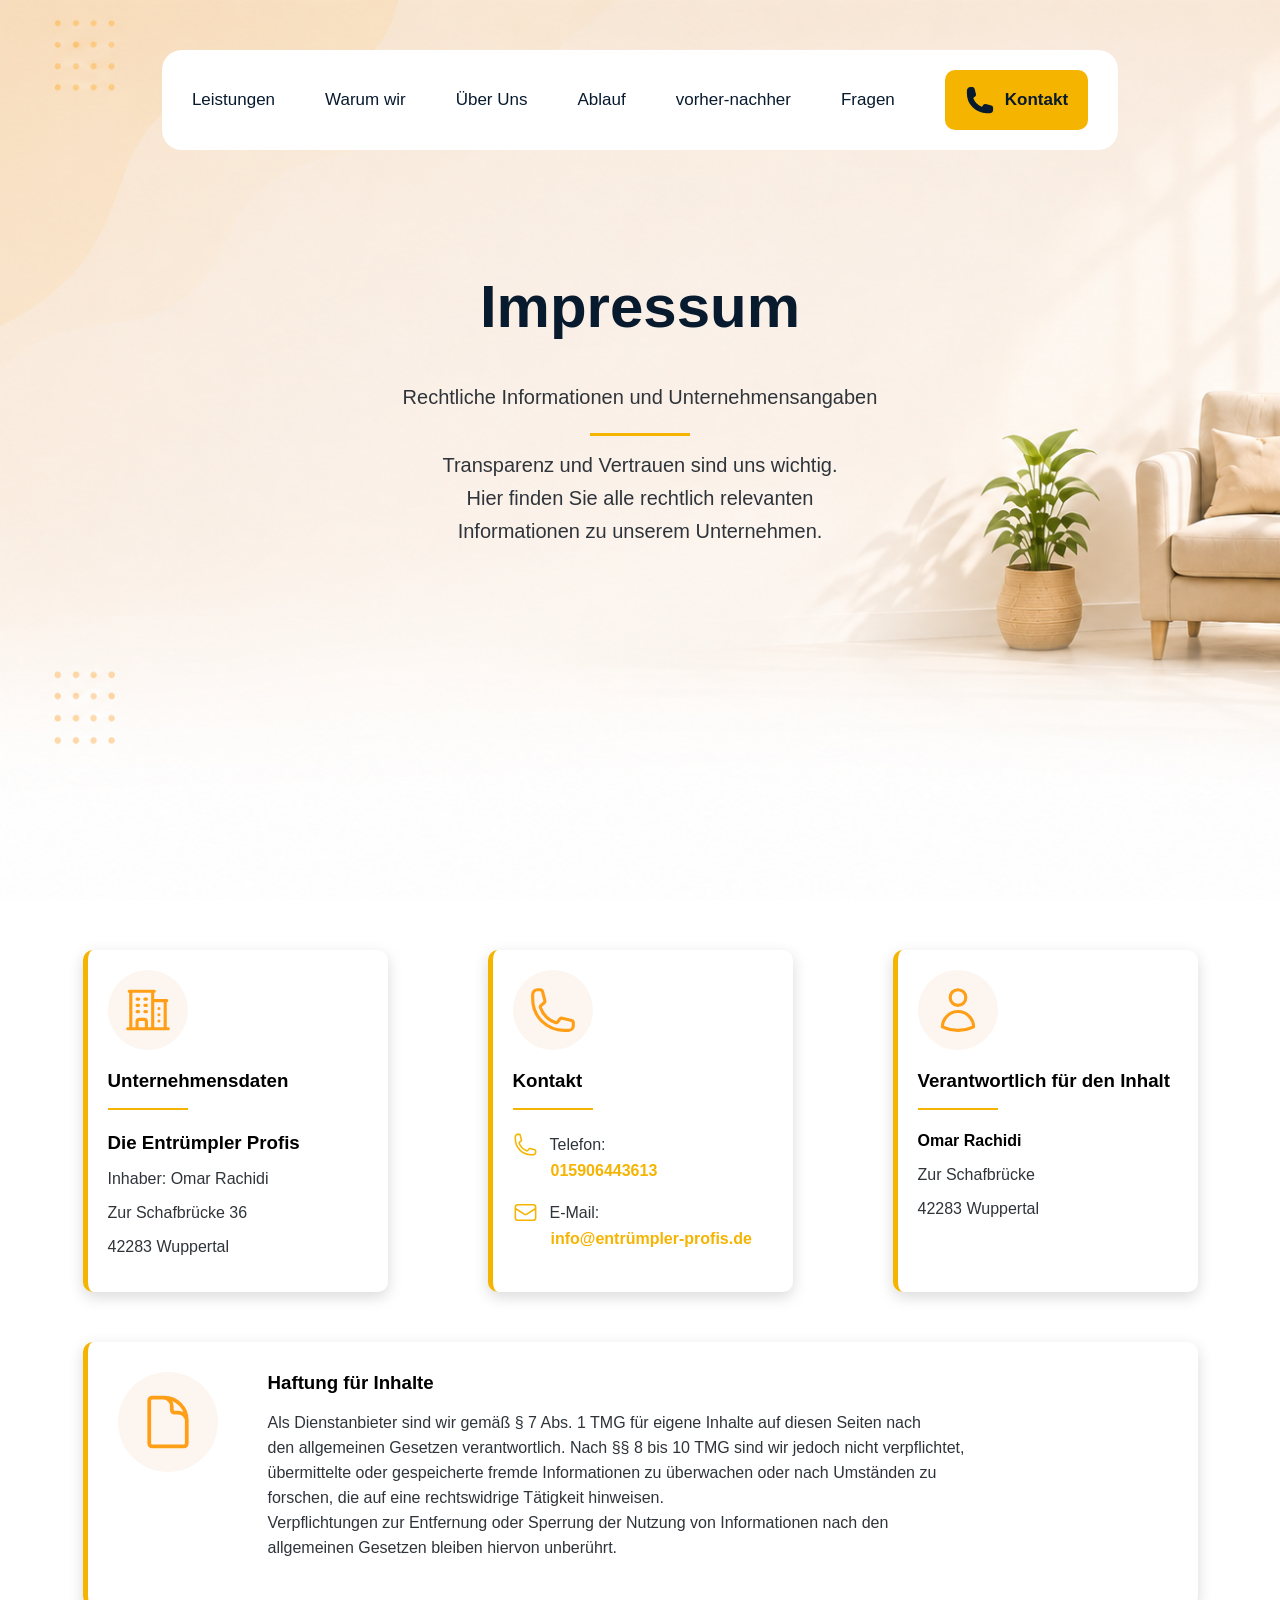
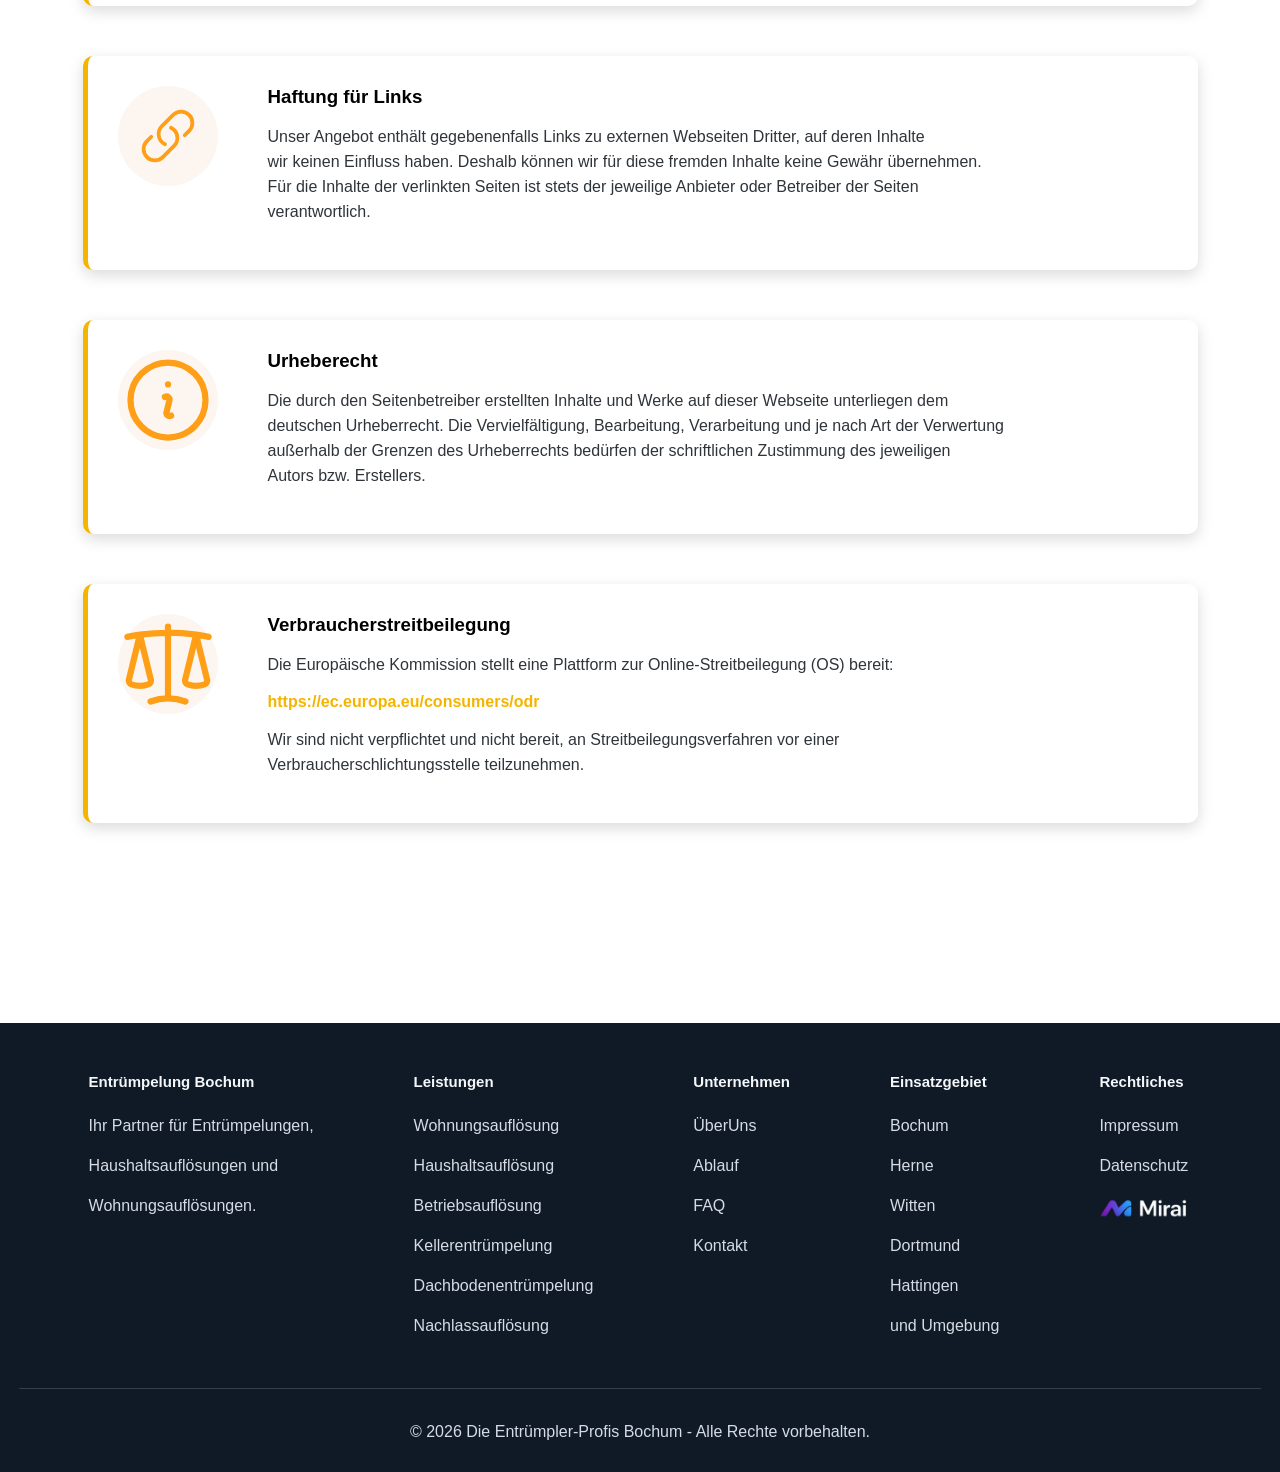
<file: impressum.html>
<!DOCTYPE html>
<html lang="en">
<head>
    <meta charset="UTF-8">
    <meta name="viewport" content="width=device-width, initial-scale=1.0">
    <link rel="icon" href="webLogo.png" type="image/png">
    <meta name="description"
content="Impressum der Entrümpler Profis. Hier finden Sie alle rechtlichen Informationen, Kontaktdaten und Angaben gemäß § 5 TMG.">
    <title>Impressum | Entrümpler Profis</title>
<style>
    body{
    margin: 0%;
    padding: 0%;
    font-family: 'Poppins', sans-serif;
    overflow-x: hidden;
}
img{
    width:100%;
    height: auto;
}
.markd{
    color: #F5B400;
}
h1,nav a,h2 {
    color: #081A2E;
}
h4, .plank_leftSide p, .plank_leftSide h3, .plank_reightSide h3, .plank_reightSide p,.kontakt_companyData p,.proarg_card p,.kontakt_pro h5,.copyright p{
    margin: 0%;
}
#hero-h1{
    font-size: 60px;
}
ul{
    padding: 0%;
}
p{
    color: #2F343A;
}
nav{
    margin: 0 auto;
    display: flex;
    justify-content: center;
    align-items: center;
    gap: 60px;
    width: fit-content;
    background: white;
    padding: 25px 40px;
    border-radius: 20px;
}
nav a{
    margin-right: 60px;
    text-decoration: none;
    font-size: 20px;
    font-weight: 500;
    white-space: nowrap;
    transition: all 0.3s ease;
}
    header{
    background-image:url("inprssum.png");
     background-size: cover;
    height: 850px;
    width: 100%;
    position: relative;
    padding-top: 50px;
    }
    /*header::after{
    content: "";
    position: absolute;
    bottom: -1px;
    left: 0;
    width: 100%;
    height: 120px;
    background: white;
    clip-path: polygon(0 50%, 100% 0, 100% 100%, 0 100%);
}*/
.phoneIcon {
    fill: #081A2E;
}
.btnIcon {
    width: 30px;
    height: 30px;
}
.yellowBtn {
    text-decoration: none;
    display: inline-flex;
    gap: 10px;
    align-items: center;
    background-color: #F5B400;
    padding: 15px 20px;
    color: #081A2E;
    font-weight: 600;
    font-size: 17px;
    border-radius: 10px;
    transition: all 0.3s ease;
}
.navContainer {
    /* max-width: 1200px; */
    margin: 0 auto;
    padding: 0 20px;
}
nav a:last-child {
    margin-right: 0%;
}
#h1{
    font-size: 60px;
}
.Hero-Slogan{
    font-size: 20px;
    font-weight: 500;
    line-height: 33px;
    z-index: 1;
}
.Hero-Lay{
    display:grid;
    grid-template-columns: repeat(2,1fr);
    justify-items: center;
    align-items: center;
    height: 650px;
}
.Inpressum_Name{
    position: relative;
    margin-bottom: 35px;
    z-index:1;
}
.Inpressum_Name::after{
    content: "";
    position: absolute;
    width: 100px;
    height: 3px;
    background-color: #F5B400;
    left: 11%;
    bottom: -15%;
    transform: translateX(-50%);
}
.faq_Wrapper{
    width:60px;
    height:60px;
    background-color:#FDF6F0;
    color:#FE9F17;
    display: flex;
    justify-content: center;
    align-items: center;
    border-radius: 50%;
}
.card_Wrapper{
    width: 80px;
    height: 80px;
    margin-bottom: 20px;
}
.inpr_Cardicon{
    width: 50px;
    height: 50px;
}
li{
    list-style: none;
}
.small-Icons{
    width: 25px;
    height: 25px;
    stroke: #F5B400;
}
.inpressum_firstCards{
    display: flex;
    flex-direction: column;
    background-color: #fff; 
    box-shadow:0 5px 15px rgba(0,0,0,.15);
    width: 100%;
    max-width:260px;
    padding: 20px;
    border-radius: 10px;
    border-left: #F5B400 5px solid;
    transition: all 0.3s;
}
.inpressum_firstCards:hover,.inpressum_flexCArds:hover{
    transform: translateX(+3px);
    border-left: #F5B400 8px solid;
}
.Card_Lay{
    display: flex;
    flex-wrap: wrap;
    justify-content:center;
    gap: 100px;
    padding: 50px;
}
.kontakt_Information{
    display: flex;
    flex-direction: column;
    justify-content: center;
    gap: 5px;
    margin-bottom:20px;
}
.kontakt_Information p{
    margin: 0%;
}
/*.kontakt_data{
    display: flex;
    flex-direction: column;
    gap: 10px;
}*/
.Data_name{
    display: flex;
    align-items: center;
    gap: 12px;
}
.strong_mark{
    color: #F5B400;
    margin-left: 38px;
}
.card_Name{
    margin-bottom:40px;
    position: relative;
}
.card_Name::after{
    content: "";
    position: absolute;
    width: 80px;
    height: 2px;
    bottom: -15%;
    left: 0%;
    background-color: #F5B400;
}
h3{
    margin: 0%;
}
.inpressum_flexCArds{
    display: flex;
    gap: 50px;
    background-color: #fff;
    box-shadow:0 5px 15px rgba(0,0,0,.15);
    width: 100%;
    max-width: 1050px;
    padding: 30px;
    border-left: #F5B400 5px solid;
    border-radius: 10px;
    transition: all 0.3s;
}
.inpressum_flexCArds p{
    line-height: 25px;
}
.flexIconwrappwer{
    width: 100px;
    height: 100px;
}
.flexicon{
    width: 60px;
    height: 60px;
}
.flex_layout{
    display: flex;
    flex-direction:column;
    align-items: center;
    gap: 50px;
}
.inpressumLink{
    color: #F5B400;
    font-weight: 600;
    text-decoration:none;
}
footer{
    background-color:#0F1A26;
    margin-top: 200px;
    position: relative;
}
.footer_layout{
    /*width: fit-content;*/
    display: flex;
    flex-wrap: wrap;
    gap: 100px;
    justify-content: center;
    margin: 0 auto;
    padding:50px;
    /*border-radius: 20px;*/
}
.footer_layout p,.footer_layout li,.footer_layout a,.copyright p,.mirai-Lay p{
    color:#D6DCE5;
    font-weight: 400;
    line-height: 40px;
}
.footer_layout h4{
    color:#F5F7FA;
    font-size:15px;
}
.footer_links{
    display: flex;
    flex-direction: column;
    margin-top: 16px;
}
.footer_links a{
    text-decoration:none;
}
.copyright{
    padding-bottom: 20px;
    text-align: center;
    position: relative;
}
.copyright::after{
    content: "";
    position: absolute;
    background:#343F4B;
    width:97%;
    height: 1px;
    top: -40%;
    left: 50%;
    transform: translateX(-50%);
}
#mirai{
    width:92px;
    margin-top: 10px;
}
#mirai:hover,.closeIcon:hover{
    cursor: pointer;
}
.mirai-Lay{
    /*
    z-index: 2;
    background-color:#fff; 
    position: fixed;
    padding: 50px;
    top: 25%;
    left: 50%;
    transform: translateX(-50%);
    box-shadow: 0 10px 30px rgba(0,0,0,.08);
    border-radius: 20px;*/
    width: 900px;
    max-width: 90%;
    margin:0px 50px;
    background: white;

    border-radius: 30px;

    padding: 50px;

    box-shadow:
    0 30px 80px rgba(0,0,0,.25);

    position: relative;
}
.mirai-Lay p{
    color: #081A2E;
    line-height: 25px;
    font-weight: 600;
}
.miraiP{
    margin-bottom: 50px;
    position: relative;
}
.miraiP::after{
    content: "";
    position: absolute;
    width: 100px;
    height: 3px;
    bottom: -25%;
    left: 0%;
    background-color: #F5B400;
}
.miraiTwo{
    width:300px;
}
.display{
    display: none;
}
.mirai-Card{
    box-shadow: 0 10px 30px rgba(0,0,0,.08);
    width: 100%;
    max-width: 230px;
    padding:20px;
    border-radius: 10px;
}
.medium-Icons{
    width: 40px;
    height: 40px;
}
.miraiCard-Layout{
    display: flex;
    gap: 50px;
}
.overlay{
    position: fixed;
    inset: 0;

    background: rgba(0,0,0,0.6);

    display: flex;
    justify-content: center;
    align-items: center;

    z-index: 9999; 
    opacity: 0;
    visibility: hidden;
    transition: .3s;
}
.overlay.active{
    opacity: 1;
    visibility: visible;
}
.cardHead{
    display: flex;
    justify-content: space-between;
}
.miraiIcons{
    margin: 10px;
}
footer a{
    transition: all 0.3s ease;
}
footer a:hover{
    transform: translateX(-3px);
    color: #fff;
}
nav a:hover{
    transform:translateY(-3px);
}
.nav_mobile{
    display: none;
    background-color: #fff;
    height:20px;
    width: 100%;
}
.mirai-mobile{
    display: none;
}
#menu-btn{
    display: none;
    width:50px;
    height:50px;
    border:none;
    border-top-left-radius:12px;
    border-top-right-radius: 12px;
    border-bottom-left-radius: 12px;
    border-bottom-right-radius: 12px;
    background:#F4B400;
    font-size:22px;
    cursor:pointer;
}

#mobile-menu{
    display:none;
    position:absolute;
    top:50px;
    right:134px;
    width:250px;
    background:white;
    border-top-left-radius:15px;
    border-top-right-radius: 15px;
    border-bottom-left-radius: 15px;
    border-bottom-right-radius: 15px;
    box-shadow:0 10px 30px rgba(0,0,0,0.1);
    z-index: 99;
}

#mobile-menu a{
    display:block;
    padding:15px 20px;
    text-decoration:none;
    color:#0B2345;
}
@media (max-width: 1280px){
nav{
        gap:25px;
        padding:20px 30px;
    }

    nav a{
        font-size:17px;
        margin-right:25px;
    }
        .Hero-Lay {
        display: flex;
        justify-content: center;
        align-items: center;
        text-align: center;
        height: 500px;
        }
        .Inpressum_Name::after{
            left: 50%;
        }
}
@media(max-width:768px){
    body{
        background:#F7F6F3;
    }

    /* Header */
    header{
        background-image:none;
        padding-top:0;
        height:auto;
        padding-bottom:40px;
    }

    nav,
    .flexicon,
    .flexIconwrappwer,
    .mirai-Card,
    .miraiP{
        display:none;
    }

    .Hero-Lay{
        display:flex;
        flex-direction:column;
        justify-content:center;
        align-items:center;
        text-align:center;
        padding:40px 20px;
        height:auto;
    }

    #h1{
        font-size:34px;
        color:#F5B400;
    }

    .Hero-Slogan{
        font-size:16px;
        line-height:28px;
    }

    .Inpressum_Name::after{
        left:50%;
        transform:translateX(-50%);
    }

    /* Hauptbereich */

    main{
        padding:20px;
    }

    .Card_Lay{
        display:flex;
        flex-direction:column;
        gap:20px;
        padding:0;
        width:100%;
    }

    .inpressum_firstCards{
        width:100%;
        max-width:none;
        box-sizing:border-box;
    }

    /* große Karten */

    .flex_layout{
        gap:20px;
        margin-top:30px;
    }

    .inpressum_flexCArds{
        display:block;
        width:100%;
        max-width:none;
        padding:25px 20px;
        box-sizing:border-box;
    }

    .inpressum_flexCArds h3{
        margin-bottom:15px;
        font-size:20px;
    }

    .inpressum_flexCArds p{
        line-height:28px;
        font-size:15px;
        word-break:break-word;
    }

    .inpressumLink{
        display:inline-block;
        margin:12px 0;
        word-break:break-word;
    }

    /* Footer */

    .footer_layout{
        flex-direction:column;
        gap:35px;
        padding:40px 20px;
    }

    .footer_layout p,
    .footer_layout li,
    .footer_layout a{
        line-height:30px;
    }

    /* Mirai Popup */

    .mirai-mobile{
        display:flex;
        flex-direction:column;
        gap:20px;
    }

    .mirai-Lay{
        width:90%;
        margin:0;
        padding:25px;
        border-radius:20px;
    }

    .miraiTwo{
        width:170px;
    }

    .closeIcon{
        width:30px;
        height:30px;
    }

    /* Menü */

    #menu-btn{
        display:block;
        margin:20px;
    }

    #mobile-menu{
        right:70px;
        width:230px;
    }
    /*.inpressum_flexCArds {
        padding: 30px 0px;
    }
    header{
        background-image: none;
        padding-top: 0px;
        height: 450px;
    }
    nav,.flexicon,.flexIconwrappwer,.mirai-Card,.miraiP{
        display: none;
    }
    .Hero-Lay{
        display: flex;
        flex-direction: column;
        align-items: center;
        width: 100%;
        height: 350px;
    }
    #menu-btn{
    display:block;
    margin: 20px;
}

#mobile-menu{
    display:none;
}
    .closeIcon{
    width: 30px;
    height: 30px;
}
.miraiTwo{
    width: 150px;
    margin-bottom: 35px;
}
    body{
        background-color: #F7F6F3;
    }
    .nav_mobile{
        display: flex;
        border-radius: 0%;
    }
    #h1{
        font-size: 20px;
        color: #F5B400;
    }
    .Hero-Slogan{
        font-size: 16px;
        font-weight: 600;
    }
    main{
        padding: 0px 80px;
    }
    .footer_layout{
    flex-direction: column;
    gap: 40px;
}
.Card_Lay{
        width: 100%;
        padding-left: 0%;
    } 
    .mirai-mobile{
    display: flex;
    flex-direction: column;
    gap: 20px;
}
.miraiLi{
    list-style: disc;
}
.mirai-Lay{
    margin: 0px 20px;
}*/
}
@media (min-width:768px) and (max-width:1199px){

    nav{
        display:none;
    }

    #menu-btn{
        display:block;
        margin:30px;
    }

    #mobile-menu{
        top:90px;
        right:30px;
        width:280px;
    }

    header{
        background-image:url("inprssum.png");
        background-size:cover;
        background-position:center;
        height:700px;
        padding-top:30px;
    }

    .Hero-Lay{
        display:flex;
        justify-content:center;
        align-items:center;
        text-align:center;
        height:550px;
        padding:0 40px;
    }

    #h1{
        font-size:52px;
    }

    .Hero-Slogan{
        font-size:22px;
        line-height:35px;
    }

    .Inpressum_Name::after{
        left:50%;
        transform:translateX(-50%);
    }

    .Card_Lay{
        gap:35px;
        padding:40px;
    }

    .inpressum_firstCards{
        max-width:330px;
    }

    .flex_layout{
        gap:35px;
        padding:0 40px;
    }

    .inpressum_flexCArds{
        display:flex;
        flex-direction:column;
        gap:25px;
        max-width:900px;
        padding:35px;
    }

    .flexIconwrappwer{
        display:none;
    }

    .footer_layout{
        gap:60px;
        padding:50px 40px;
    }

    .mirai-Lay{
        width:85%;
    }
}
</style>
</head>
<body id="body">
    <header>
         <button id="menu-btn">
                ☰
            </button>

            <nav id="mobile-menu">
                <a href="index.html#leistungen">Leistungen</a>
                <a href="index.html#WarumWir">Warum wir</a>
                <a href="index.html#überUns">Über Uns</a>
                <a href="index.html#Ablauf">Ablauf</a>
                <a href="index.html#vorherNAchher">vorher-nachher</a>
                <a href="index.html#fragen">Fragen</a>
                <a href="index.html#Kontakt">Kontakt</a>
            </nav>
            <script>
                const button = document.getElementById("menu-btn");
                const menu = document.getElementById("mobile-menu");

                button.addEventListener("click", () => {

                    if(menu.style.display === "block"){

                        menu.style.display = "none";

                        button.style.borderBottomLeftRadius = "12px";
                        button.style.borderBottomRightRadius = "12px";

                    }else{

                        menu.style.display = "block";

                        button.style.borderBottomLeftRadius = "0px";
                        button.style.borderBottomRightRadius = "0px";

                        menu.style.borderTopLeftRadius = "0px";
                        menu.style.borderTopRightRadius = "0px";

                    }

                });
            </script>
        <div class="navContainer">
                <nav>
                    <a href="index.html#leistungen">Leistungen</a>
                    <a href="index.html#WarumWir">Warum wir</a>
                    <a href="index.html#überUns">Über Uns</a>
                    <a href="index.html#Ablauf">Ablauf</a>
                    <a href="index.html#vorherNAchher">vorher-nachher</a>
                    <a href="index.html#fragen">Fragen</a>
                    <a href="index.html#Kontakt" class="yellowBtn">
                    <svg xmlns="http://www.w3.org/2000/svg" fill="none" viewBox="0 0 24 24" stroke-width="1.5" stroke="currentColor" class="btnIcon phoneIcon">
                    <path stroke-linecap="round" stroke-linejoin="round" d="M2.25 6.75c0 8.284 6.716 15 15 15h2.25a2.25 2.25 0 0 0 2.25-2.25v-1.372c0-.516-.351-.966-.852-1.091l-4.423-1.106c-.44-.11-.902.055-1.173.417l-.97 1.293c-.282.376-.769.542-1.21.38a12.035 12.035 0 0 1-7.143-7.143c-.162-.441.004-.928.38-1.21l1.293-.97c.363-.271.527-.734.417-1.173L6.963 3.102a1.125 1.125 0 0 0-1.091-.852H4.5A2.25 2.25 0 0 0 2.25 4.5v2.25Z" />
                    </svg>
                        Kontakt</a>
                </nav>
        </div>
        <div class="Hero-Lay">
            <div class="inpressumHead">
                <div class="Inpressum_Name">
                    <h1 id="h1">Impressum</h1>
                    <p class="Hero-Slogan">Rechtliche Informationen und Unternehmensangaben</p>
                </div>
                <div>
                    <p class="Hero-Slogan">Transparenz und Vertrauen sind uns wichtig.<br>Hier finden Sie alle rechtlich relevanten<br>Informationen zu unserem Unternehmen.</p>
                </div>
            </div>
        </div>
    </header>
    <main>
        <div class="Card_Lay">
            <div class="inpressum_firstCards">
                <div class="card_Name">
                    <div class="faq_Wrapper card_Wrapper">
                        <svg xmlns="http://www.w3.org/2000/svg" fill="none" viewBox="0 0 24 24" stroke-width="1.5" stroke="currentColor" class="inpr_Cardicon">
                        <path stroke-linecap="round" stroke-linejoin="round" d="M2.25 21h19.5m-18-18v18m10.5-18v18m6-13.5V21M6.75 6.75h.75m-.75 3h.75m-.75 3h.75m3-6h.75m-.75 3h.75m-.75 3h.75M6.75 21v-3.375c0-.621.504-1.125 1.125-1.125h2.25c.621 0 1.125.504 1.125 1.125V21M3 3h12m-.75 4.5H21m-3.75 3.75h.008v.008h-.008v-.008Zm0 3h.008v.008h-.008v-.008Zm0 3h.008v.008h-.008v-.008Z" />
                        </svg>
                    </div>
                    <h3>Unternehmensdaten</h3>
                </div>
                <div class="CardKontakt">
                    <h3>Die Entrümpler Profis</h3>
                    <p>Inhaber: Omar Rachidi</p>
                    <p>Zur Schafbrücke 36</p>
                    <p>42283 Wuppertal</p>
                </div>
            </div>
            <div class="inpressum_firstCards">
                <div class="card_Name">
                    <div class="faq_Wrapper card_Wrapper">
                        <svg xmlns="http://www.w3.org/2000/svg" fill="none" viewBox="0 0 24 24" stroke-width="1.5" stroke="currentColor" class="inpr_Cardicon">
                        <path stroke-linecap="round" stroke-linejoin="round" d="M2.25 6.75c0 8.284 6.716 15 15 15h2.25a2.25 2.25 0 0 0 2.25-2.25v-1.372c0-.516-.351-.966-.852-1.091l-4.423-1.106c-.44-.11-.902.055-1.173.417l-.97 1.293c-.282.376-.769.542-1.21.38a12.035 12.035 0 0 1-7.143-7.143c-.162-.441.004-.928.38-1.21l1.293-.97c.363-.271.527-.734.417-1.173L6.963 3.102a1.125 1.125 0 0 0-1.091-.852H4.5A2.25 2.25 0 0 0 2.25 4.5v2.25Z" />
                        </svg>
                    </div>
                    <h3>Kontakt</h3>
                </div>
                <div class="CardKontakt">
                    <div class="kontakt_Information"> 
                        <div class="Data_name">
                            <svg xmlns="http://www.w3.org/2000/svg" fill="none" viewBox="0 0 24 24" stroke-width="1.5" stroke="currentColor" class="small-Icons">
                            <path stroke-linecap="round" stroke-linejoin="round" d="M2.25 6.75c0 8.284 6.716 15 15 15h2.25a2.25 2.25 0 0 0 2.25-2.25v-1.372c0-.516-.351-.966-.852-1.091l-4.423-1.106c-.44-.11-.902.055-1.173.417l-.97 1.293c-.282.376-.769.542-1.21.38a12.035 12.035 0 0 1-7.143-7.143c-.162-.441.004-.928.38-1.21l1.293-.97c.363-.271.527-.734.417-1.173L6.963 3.102a1.125 1.125 0 0 0-1.091-.852H4.5A2.25 2.25 0 0 0 2.25 4.5v2.25Z" />
                            </svg>
                            <p>Telefon:</p>
                        </div>
                        <div class="kontakt_data">
                            <strong class="strong_mark">015906443613</strong>
                        </div>
                    </div>
                    <div class="kontakt_Information">
                        <div class="Data_name">
                            <svg xmlns="http://www.w3.org/2000/svg" fill="none" viewBox="0 0 24 24" stroke-width="1.5" stroke="currentColor" class="small-Icons">
                            <path stroke-linecap="round" stroke-linejoin="round" d="M21.75 6.75v10.5a2.25 2.25 0 0 1-2.25 2.25h-15a2.25 2.25 0 0 1-2.25-2.25V6.75m19.5 0A2.25 2.25 0 0 0 19.5 4.5h-15a2.25 2.25 0 0 0-2.25 2.25m19.5 0v.243a2.25 2.25 0 0 1-1.07 1.916l-7.5 4.615a2.25 2.25 0 0 1-2.36 0L3.32 8.91a2.25 2.25 0 0 1-1.07-1.916V6.75" />
                            </svg>
                            <p>E-Mail:</p>
                        </div>
                        <div class="kontakt_data">
                            <strong class="strong_mark">info@entrümpler-profis.de</strong>
                        </div>
                    </div>
                </div>
            </div>
            <div class="inpressum_firstCards">
                <div class="card_Name">
                    <div class="faq_Wrapper card_Wrapper" >
                        <svg xmlns="http://www.w3.org/2000/svg" fill="none" viewBox="0 0 24 24" stroke-width="1.5" stroke="currentColor" class="inpr_Cardicon">
                        <path stroke-linecap="round" stroke-linejoin="round" d="M15.75 6a3.75 3.75 0 1 1-7.5 0 3.75 3.75 0 0 1 7.5 0ZM4.501 20.118a7.5 7.5 0 0 1 14.998 0A17.933 17.933 0 0 1 12 21.75c-2.676 0-5.216-.584-7.499-1.632Z" />
                        </svg>
                    </div>
                    <h3>Verantwortlich für den Inhalt</h3>
                </div>
                <div class="CardKontakt">
                    <strong>Omar Rachidi</strong>
                    <p>Zur Schafbrücke</p>
                    <p>42283 Wuppertal</p>
                </div>
            </div>
        </div>
        <div class="flex_layout">
            <div class="inpressum_flexCArds">
                <div>
                    <div class="faq_Wrapper card_Wrapper flexIconwrappwer">
                        <svg xmlns="http://www.w3.org/2000/svg" fill="none" viewBox="0 0 24 24" stroke-width="1.5" stroke="currentColor" class="inpr_Cardicon flexicon">
                        <path stroke-linecap="round" stroke-linejoin="round" d="M19.5 14.25v-2.625a3.375 3.375 0 0 0-3.375-3.375h-1.5A1.125 1.125 0 0 1 13.5 7.125v-1.5a3.375 3.375 0 0 0-3.375-3.375H8.25m2.25 0H5.625c-.621 0-1.125.504-1.125 1.125v17.25c0 .621.504 1.125 1.125 1.125h12.75c.621 0 1.125-.504 1.125-1.125V11.25a9 9 0 0 0-9-9Z" />
                        </svg>
                    </div>
                </div>
                <div>
                    <h3>Haftung für Inhalte</h3>
                    <p>Als Dienstanbieter sind wir gemäß § 7 Abs. 1 TMG für eigene Inhalte auf diesen Seiten nach<br>den allgemeinen Gesetzen verantwortlich. Nach §§ 8 bis 10 TMG sind wir jedoch nicht verpflichtet,<br>übermittelte oder gespeicherte fremde Informationen zu überwachen oder nach Umständen zu<br>forschen, die auf eine rechtswidrige Tätigkeit hinweisen.<br> Verpflichtungen zur Entfernung oder Sperrung der Nutzung von Informationen nach den<br>allgemeinen Gesetzen bleiben hiervon unberührt.</p>
                </div>
            </div>
            <div class="inpressum_flexCArds">
                <div>
                    <div class="faq_Wrapper card_Wrapper flexIconwrappwer">
                        <svg xmlns="http://www.w3.org/2000/svg" fill="none" viewBox="0 0 24 24" stroke-width="1.5" stroke="currentColor" class="inpr_Cardicon flexicon">
                        <path stroke-linecap="round" stroke-linejoin="round" d="M13.19 8.688a4.5 4.5 0 0 1 1.242 7.244l-4.5 4.5a4.5 4.5 0 0 1-6.364-6.364l1.757-1.757m13.35-.622 1.757-1.757a4.5 4.5 0 0 0-6.364-6.364l-4.5 4.5a4.5 4.5 0 0 0 1.242 7.244" />
                        </svg>
                    </div>
                </div>
                <div>
                    <h3>Haftung für Links</h3>
                    <p>Unser Angebot enthält gegebenenfalls Links zu externen Webseiten Dritter, auf deren Inhalte<br>wir keinen Einfluss haben. Deshalb können wir für diese fremden Inhalte keine Gewähr übernehmen.<br> Für die Inhalte der verlinkten Seiten ist stets der jeweilige Anbieter oder Betreiber der Seiten<br>verantwortlich.</p>
                </div>
            </div>
            <div class="inpressum_flexCArds">
                <div>
                    <div class="faq_Wrapper card_Wrapper flexIconwrappwer">
                        <svg xmlns="http://www.w3.org/2000/svg" fill="none" viewBox="0 0 24 24" stroke-width="1.5" stroke="currentColor" class="size-6">
                        <path stroke-linecap="round" stroke-linejoin="round" d="m11.25 11.25.041-.02a.75.75 0 0 1 1.063.852l-.708 2.836a.75.75 0 0 0 1.063.853l.041-.021M21 12a9 9 0 1 1-18 0 9 9 0 0 1 18 0Zm-9-3.75h.008v.008H12V8.25Z" />
                        </svg>
                    </div>
                </div>
                <div>
                    <h3>Urheberecht</h3>
                    <p>Die durch den Seitenbetreiber erstellten Inhalte und Werke auf dieser Webseite unterliegen dem<br>deutschen Urheberrecht. Die Vervielfältigung, Bearbeitung, Verarbeitung und je nach Art der Verwertung<br>außerhalb der Grenzen des Urheberrechts bedürfen der schriftlichen Zustimmung des jeweiligen<br>Autors bzw. Erstellers.</p>
                </div>
            </div>
            <div class="inpressum_flexCArds">
                <div>
                    <div class="faq_Wrapper card_Wrapper flexIconwrappwer">
                        <svg xmlns="http://www.w3.org/2000/svg" fill="none" viewBox="0 0 24 24" stroke-width="1.5" stroke="currentColor" class="size-6">
                        <path stroke-linecap="round" stroke-linejoin="round" d="M12 3v17.25m0 0c-1.472 0-2.882.265-4.185.75M12 20.25c1.472 0 2.882.265 4.185.75M18.75 4.97A48.416 48.416 0 0 0 12 4.5c-2.291 0-4.545.16-6.75.47m13.5 0c1.01.143 2.01.317 3 .52m-3-.52 2.62 10.726c.122.499-.106 1.028-.589 1.202a5.988 5.988 0 0 1-2.031.352 5.988 5.988 0 0 1-2.031-.352c-.483-.174-.711-.703-.59-1.202L18.75 4.971Zm-16.5.52c.99-.203 1.99-.377 3-.52m0 0 2.62 10.726c.122.499-.106 1.028-.589 1.202a5.989 5.989 0 0 1-2.031.352 5.989 5.989 0 0 1-2.031-.352c-.483-.174-.711-.703-.59-1.202L5.25 4.971Z" />
                        </svg>
                    </div>
                </div>
                <div>
                    <h3>Verbraucherstreitbeilegung</h3>
                    <p>Die Europäische Kommission stellt eine Plattform zur Online-Streitbeilegung (OS) bereit:</p>
                    <a href="https://consumer-redress.ec.europa.eu/site-relocation_en" target="_blank" class="inpressumLink">https://ec.europa.eu/consumers/odr</a>
                    <p>Wir sind nicht verpflichtet und nicht bereit, an Streitbeilegungsverfahren vor einer<br>Verbraucherschlichtungsstelle teilzunehmen.</p>
                </div>
            </div>
        </div>
    </main>
    <footer>
        <div class="footer_layout">
            <div>
                <div>
                    <h4>Entrümpelung Bochum</h4>
                </div>
                <div>
                    <p>Ihr Partner für Entrümpelungen,<br>Haushaltsauflösungen und<br>Wohnungsauflösungen.</p>
                </div>
                <div>

                </div>
            </div>
            <div>
                <div>
                    <h4>Leistungen</h4>
                </div>
                <div>
                    <ul>
                        <li>Wohnungsauflösung</li>
                        <li>Haushaltsauflösung</li>
                        <li>Betriebsauflösung</li>
                        <li>Kellerentrümpelung</li>
                        <li>Dachbodenentrümpelung</li>
                        <li>Nachlassauflösung</li>
                    </ul>
                </div>
            </div>
            <div>
                <div>
                    <h4>Unternehmen</h4>
                </div>
                <div class="footer_links">
                    <a href="index.html#überUns">ÜberUns</a>
                    <a href="index.html#Ablauf">Ablauf</a>
                    <a href="index.html#fragen">FAQ</a>
                    <a href="index.html#Kontakt">Kontakt</a>
                </div>
            </div>
            <div>
                <div>
                    <h4>Einsatzgebiet</h4>
                </div>
                <div>
                    <ul>
                        <li>Bochum</li>
                        <li>Herne</li>
                        <li>Witten</li>
                        <li>Dortmund</li>
                        <li>Hattingen</li>
                        <li>und Umgebung</li>
                    </ul>
                </div>
            </div>
            <div>
                <div>
                    <h4>Rechtliches</h4>
                </div>
                <div class="footer_links">
                    <a href="impressum.html">Impressum</a>
                    <a href="datenschutz.html">Datenschutz</a>
                    <img src="miraiweis.png" alt="mirai logo" id="mirai">
                </div>
            </div>
        </div>
        <div class="copyright">
            <p>© 2026 Die Entrümpler-Profis Bochum - Alle Rechte vorbehalten.</p>
        </div>
        <div class="overlay">
            <div class="mirai-Lay display">
                <div class="cardHead">
                    <img src="mirai.png" alt="mirai logo" class="miraiTwo">
                    <svg xmlns="http://www.w3.org/2000/svg" fill="none" viewBox="0 0 24 24" stroke-width="1.5" stroke="currentColor" class="medium-Icons closeIcon">
                    <path stroke-linecap="round" stroke-linejoin="round" d="M6 18 18 6M6 6l12 12" />
                    </svg>
                </div>
                <div>
                    <p class="miraiP">Mirai ist eine Softwareentwicklungsfirma für moderne Webseiten und Onlineshops. Wir entwickeln<br>individuelle digitale Lösungen, die Unternehmen dabei helfen, online sichtbar zu werden, Kunden zu<br>gewinnen und nachhaltig zu wachsen. Dabei verbinden wir ansprechendes Design mit leistungsstarker<br>Technologie.</p>
                </div>
                <div class="miraiCard-Layout">
                    <div class="mirai-mobile">
                         <div>
                            <h2>Über Mirai</h2>
                            <p>Wir sind eine Softwareentwicklungsfirma<br>aus Deutschland. Wir entwickeln moderne<br> Webseiten, Onlineshops und digitale<br>Lösungen, die begeistern.</p>
                        </div>
                        <div>
                            <h2>bei fragen</h2>
                            <p>Telefon: 0171 6105872</p>
                            <p>E-Mail: mirai-digital@gmail.com</p>
                            <p>Webseite: <strong>Bald verfügbar</strong></p>
                        </div>
                        </ul>
                    </div>
                    <div class="mirai-Card">
                        <div class="faq_Wrapper miraiIcons">
                            <svg xmlns="http://www.w3.org/2000/svg" fill="none" viewBox="0 0 24 24" stroke-width="1.5" stroke="currentColor" class="medium-Icons">
                            <path stroke-linecap="round" stroke-linejoin="round" d="M9 17.25v1.007a3 3 0 0 1-.879 2.122L7.5 21h9l-.621-.621A3 3 0 0 1 15 18.257V17.25m6-12V15a2.25 2.25 0 0 1-2.25 2.25H5.25A2.25 2.25 0 0 1 3 15V5.25m18 0A2.25 2.25 0 0 0 18.75 3H5.25A2.25 2.25 0 0 0 3 5.25m18 0V12a2.25 2.25 0 0 1-2.25 2.25H5.25A2.25 2.25 0 0 1 3 12V5.25" />
                            </svg>
                        </div>
                        <div>
                            <h3>Leistungen</h3>
                            <p>Webdesign, Entwicklung,<br>SEO, Branding &<br>Wartung</p>
                        </div>
                    </div>
                    <div class="mirai-Card">
                        <div class="faq_Wrapper miraiIcons">
                            <svg xmlns="http://www.w3.org/2000/svg" fill="none" viewBox="0 0 24 24" stroke-width="1.5" stroke="currentColor" class="medium-Icons ">
                            <path stroke-linecap="round" stroke-linejoin="round" d="M21.75 6.75v10.5a2.25 2.25 0 0 1-2.25 2.25h-15a2.25 2.25 0 0 1-2.25-2.25V6.75m19.5 0A2.25 2.25 0 0 0 19.5 4.5h-15a2.25 2.25 0 0 0-2.25 2.25m19.5 0v.243a2.25 2.25 0 0 1-1.07 1.916l-7.5 4.615a2.25 2.25 0 0 1-2.36 0L3.32 8.91a2.25 2.25 0 0 1-1.07-1.916V6.75" />
                            </svg>
                        </div>
                        <div>
                            <h3>Kontakt</h3>
                            <p>mirai-digital@gmail.com</p>
                            <p>0171 6105872</p>
                        </div>
                    </div>
                    <div class="mirai-Card">
                        <div class="faq_Wrapper miraiIcons">
                            <svg xmlns="http://www.w3.org/2000/svg" fill="none" viewBox="0 0 24 24" stroke-width="1.5" stroke="currentColor" class="medium-Icons ">
                            <path stroke-linecap="round" stroke-linejoin="round" d="M12 21a9.004 9.004 0 0 0 8.716-6.747M12 21a9.004 9.004 0 0 1-8.716-6.747M12 21c2.485 0 4.5-4.03 4.5-9S14.485 3 12 3m0 18c-2.485 0-4.5-4.03-4.5-9S9.515 3 12 3m0 0a8.997 8.997 0 0 1 7.843 4.582M12 3a8.997 8.997 0 0 0-7.843 4.582m15.686 0A11.953 11.953 0 0 1 12 10.5c-2.998 0-5.74-1.1-7.843-2.918m15.686 0A8.959 8.959 0 0 1 21 12c0 .778-.099 1.533-.284 2.253m0 0A17.919 17.919 0 0 1 12 16.5c-3.162 0-6.133-.815-8.716-2.247m0 0A9.015 9.015 0 0 1 3 12c0-1.605.42-3.113 1.157-4.418" />
                            </svg>
                        </div>
                        <div>
                            <h3>Webseite</h3>
                            <p>Bald verfügbar</p>
                        </div>
                    </div>
                </div>
            </div>
        </div>
    </footer>
    <script>
        const mirai = document.getElementById("mirai");
        const layout = document.querySelector(".mirai-Lay");
        const overlay = document.querySelector(".overlay");
        const close = document.querySelector(".closeIcon");

        mirai.addEventListener("click", ()=>{
            layout.classList.remove("display");
            overlay.classList.add("active");
        });

        close.addEventListener("click",()=>{
            overlay.classList.remove("active");
            layout.classList.add("display");
        })


        if(window.innerWidth <= 768){
            document.querySelector(".nav_mobile").style.display = "flex";
        }
    </script>
</body>
</html>
</file>
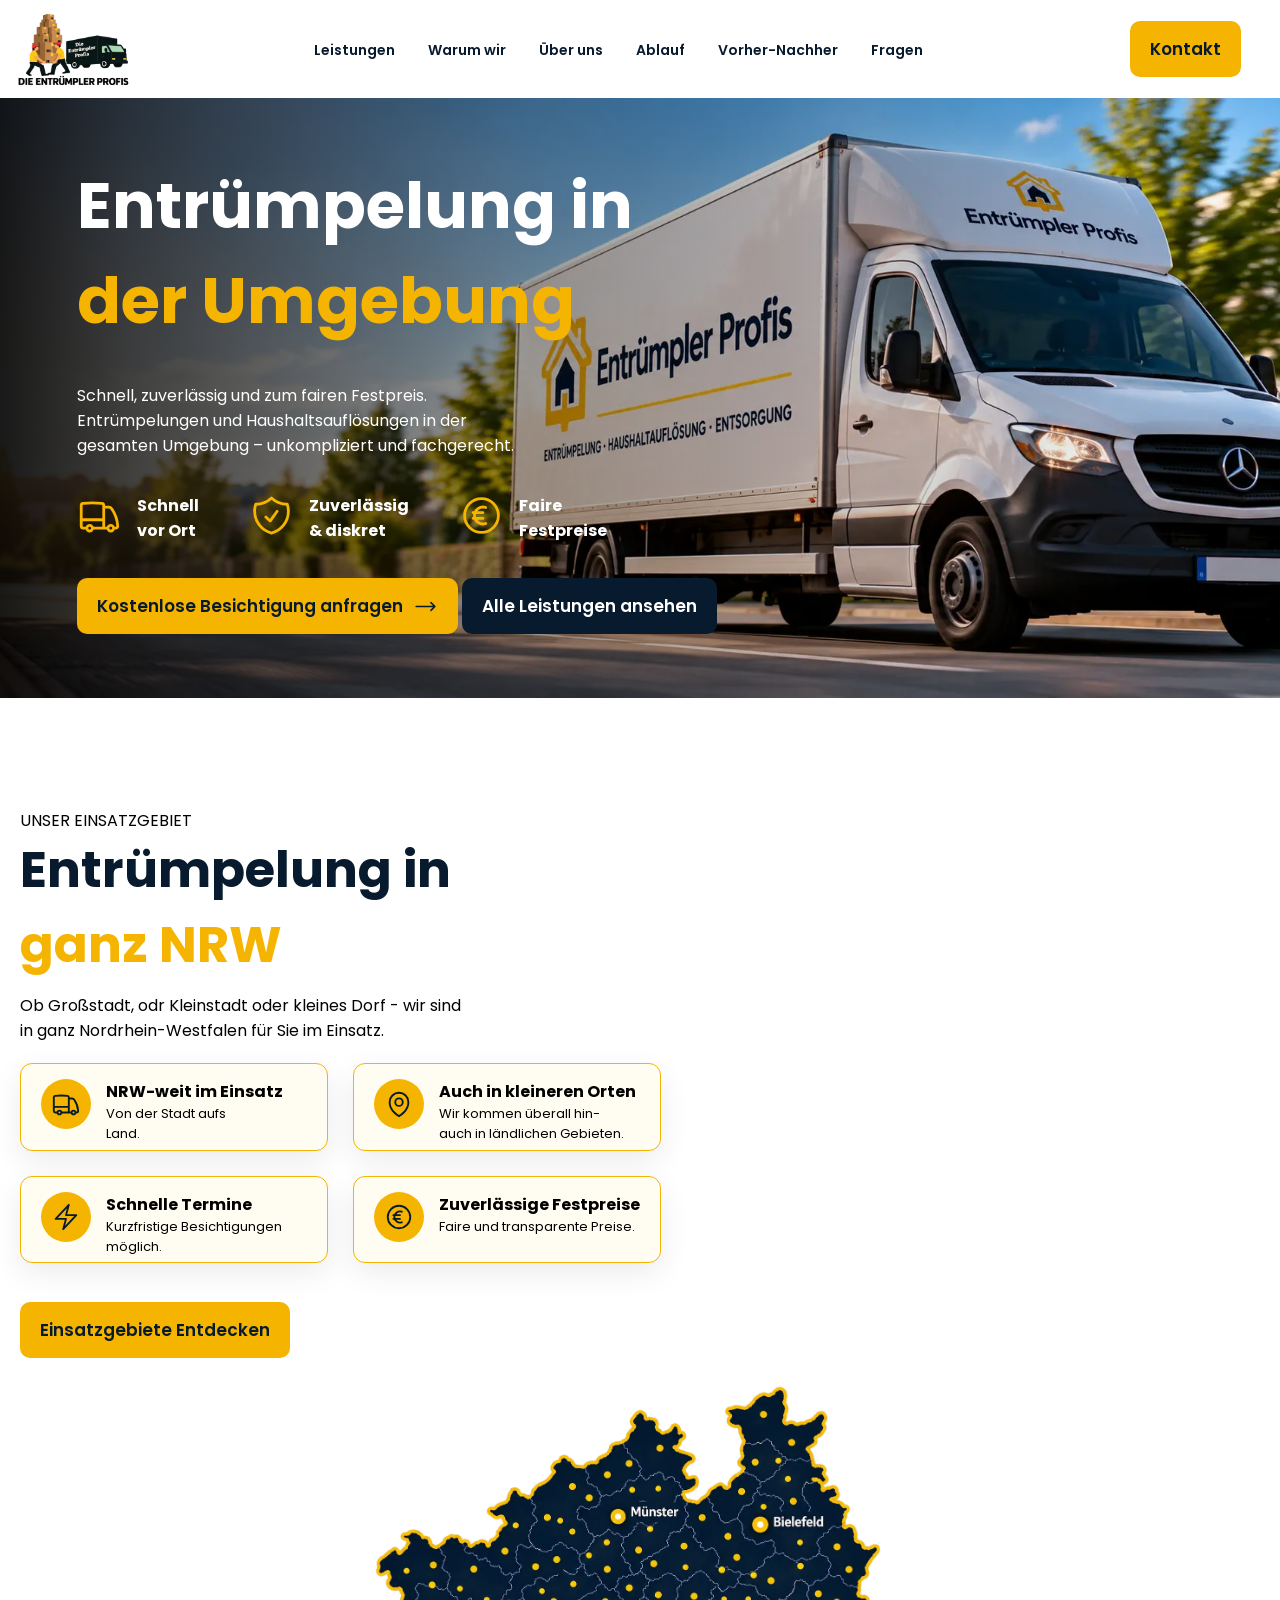
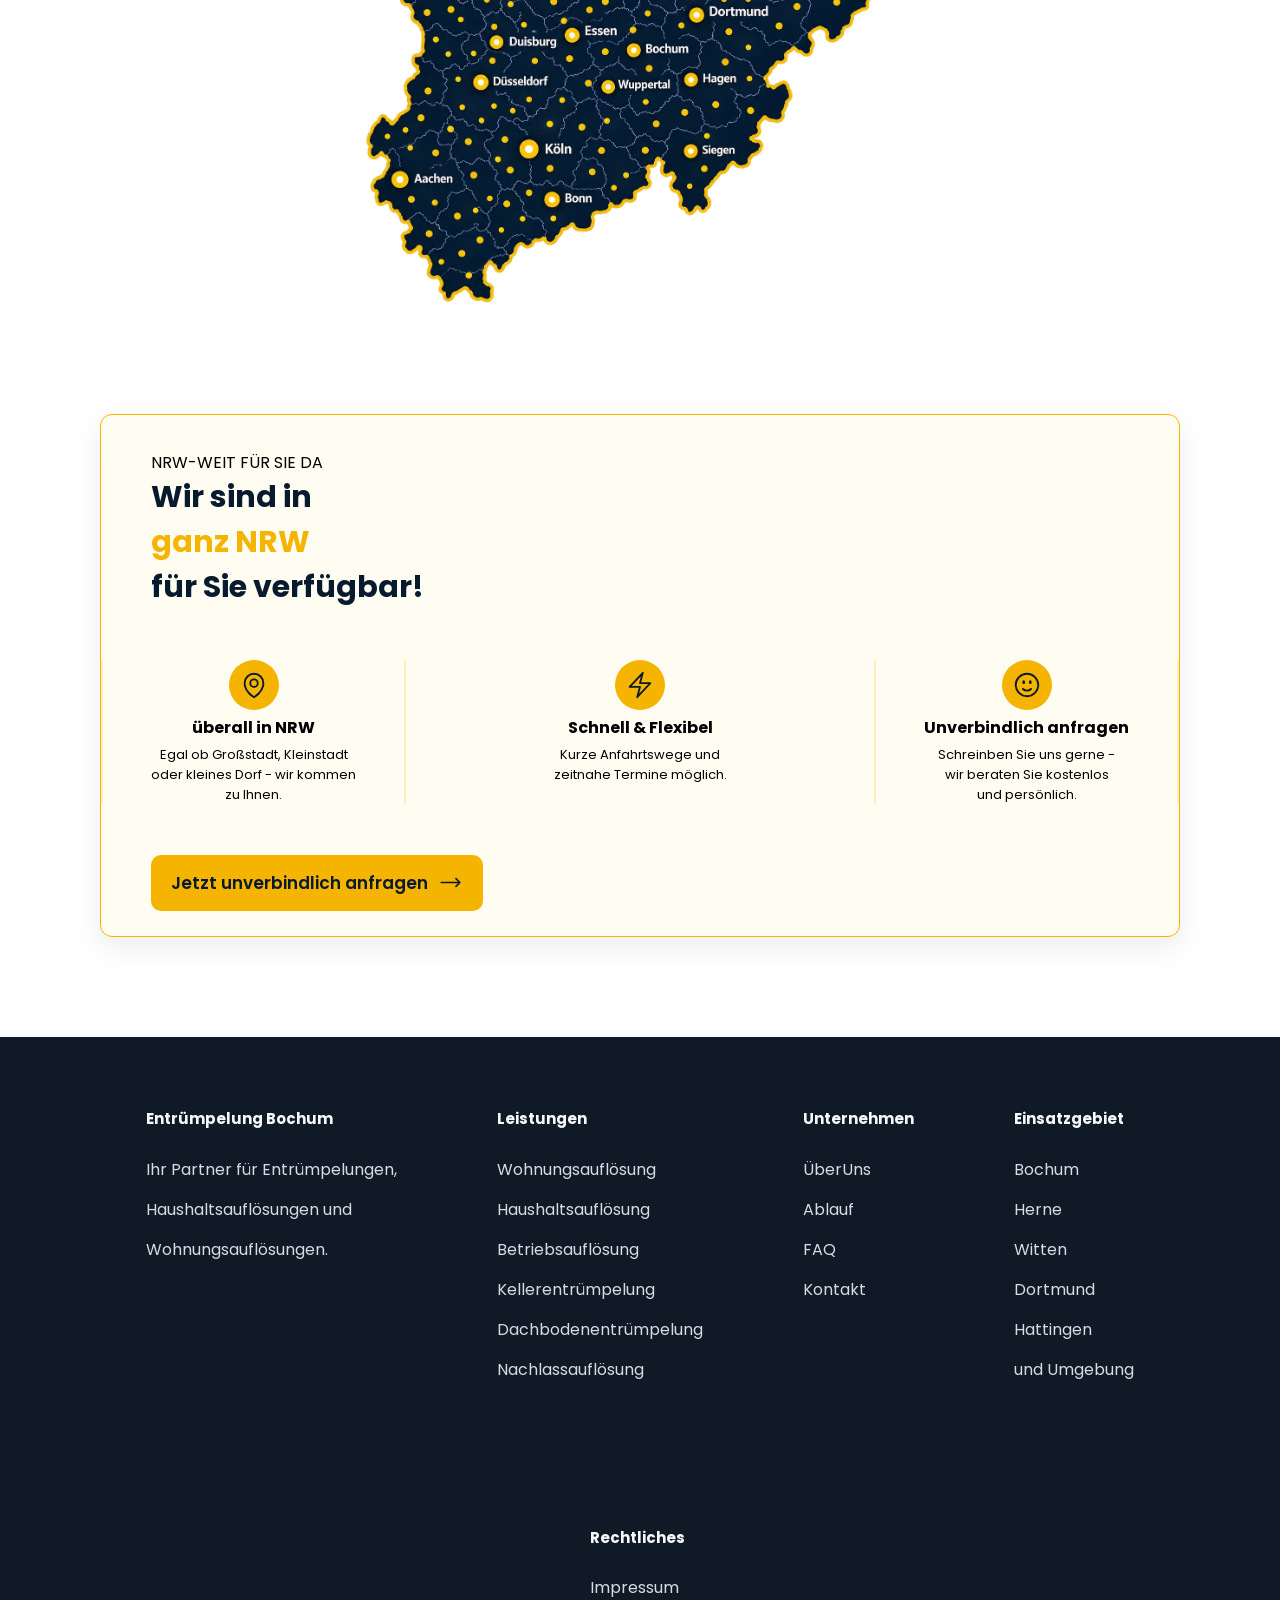
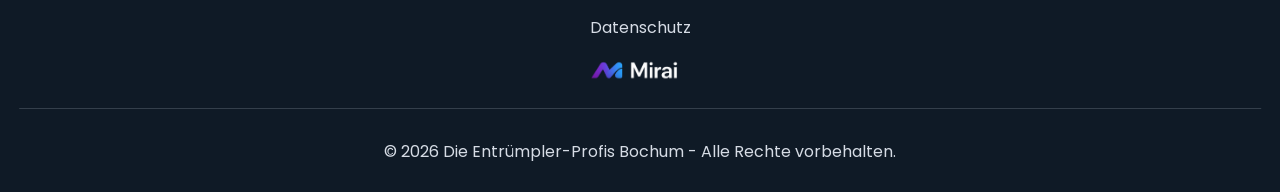
<file: umgebung.html>
<!DOCTYPE html>
<html lang="en">
<head>
    <meta charset="UTF-8">
    <meta name="viewport" content="width=device-width, initial-scale=1.0">
    <title>Entrümpler Profis | in Herne</title>
    <!--<script src="https://www.google.com/recaptcha/api.js" async defer></script>-->
    <link rel="preconnect" href="https://fonts.googleapis.com">
    <link rel="preconnect" href="https://fonts.gstatic.com" crossorigin>
    <link rel="icon" href="webLogo.png" type="image/png">
    <meta name="description"
    content="Die Entrümpler Profis – Ihr Experte für Wohnungsauflösungen, Haushaltsauflösungen und Entrümpelungen aller Art. Schnell, zuverlässig, besenrein und zum fairen Festpreis. Kostenlose Besichtigung anfragen.">
    <link href="https://fonts.googleapis.com/css2?family=Poppins:ital,wght@0,100;0,200;0,300;0,400;0,500;0,600;0,700;0,800;0,900;1,100;1,200;1,300;1,400;1,500;1,600;1,700;1,800;1,900&display=swap" rel="stylesheet">
    <style>
        *{
    box-sizing: border-box;
}
html{
    scroll-behavior: smooth    ;
}
body{
    margin: 0%;
    padding: 0%;
    font-family: 'Poppins', sans-serif;
    overflow-x: hidden;
}
img{
    width:100%;
    height: auto;
}
nav{
    display: flex;
    justify-content: space-between;
    align-items: center;
    padding: 7px 100px;
}
.nav_img{
    width: 100%;
    max-width: 10%;
    height: auto;
}
nav a{
    margin-right: 60px;
    text-decoration: none;
    font-size: 20px;
    font-weight: 500;
    white-space: nowrap;
    transition: all 0.3s ease;
}
h1, nav a, h2 {
    color: #081A2E;
}
.yellowBtn {
    text-decoration: none;
    display: inline-flex;
    gap: 10px;
    align-items: center;
    background-color: #F5B400;
    padding: 15px 20px;
    color: #081A2E;
    font-weight: 600;
    font-size: 17px;
    border-radius: 10px;
    transition: all 0.3s ease;
}
.phoneIcon {
    fill: #081A2E;
}
.btnIcon {
    width: 30px;
    height: 30px;
}
.Hero_img{
    width: 100%;
    height: 100%;
    object-fit: cover;
    background: linear-gradient(
        to right,
        rgba(0, 0, 0, 0.85) 0%,
        rgba(0, 0, 0, 0.65) 30%,
        rgba(0, 0, 0, 0.25) 60%,
        rgba(0, 0, 0, 0) 100%
    );
}
.hero_img_box{
    width: 100%;
    height: 600px;
    overflow: hidden; 
    position: relative;  
}
.Hero {
    position: relative;
    width: 100%;
    height: 600px;
    overflow: hidden;
}
.Hero::after {
    content: "";
    position: absolute;
    inset: 0;

    background: linear-gradient(
        to right,
        rgba(0, 0, 0, 0.90) 0%,
        rgba(0, 0, 0, 0.75) 10%,
        rgba(0, 0, 0, 0.40) 40%,
        rgba(0, 0, 0, 0.10) 80%,
        rgba(0, 0, 0, 0) 100%
    );

    z-index: 1;
}
#hero-h1 {
    font-size: clamp(2.2rem, 5vw, 4rem);
    color: #fff;
}
.Hero_content{
    display: flex;
    flex-direction: column;
    gap: 35px;
    position: absolute;
    top: 10%;
    left: 6%;
    z-index: 2;
}
.Hero_content p{
    color: #fff;
}
.Yellow_icons{
    stroke: #F5B400;
}
.Hero_icons{
    width: 45px;
    height: 45px;
}
.hero_service{
    display: flex;
    gap: 50px;
}
.hero_serv_card{
    display: flex;
    gap: 15px;
}
p, strong,h1,h2{
    margin: 0%;
}
.small_icon{
    width: 25px;
    height: 25px;
}
.main_h{
    font-weight: 700;
    font-size: 50px;
}
.section{
    padding: 0px 100px;
    margin-top: 100px;
}
.section_slogan{
    margin-top: 10px;
}
.markd {
    color: #F5B400;
}
.Lesitung_{
    color: #fff;
}
.whiteBtn{
    background-color: #081A2E;
    color: #fff;
}
.nrw_icon{
    width: 30px;
    height: 30px;
    stroke: #081A2E;
}
.nrw_icon_wrp{
    display: flex;
    align-items:center;
    justify-content: center;
    background-color: #F5B400;
    width: 50px;
    height: 50px;
    border-radius: 50%;
}
.nrw_card_lay{
    background-color: #FFFCF2;
    display: flex;
    align-items: flex-start;
    gap: 15px;
    padding: 15px 20px;
    border-radius: 12px;
        box-shadow: 0 10px 30px rgba(0,0,0,.08);
    border: #F5B400 solid 1px;
}
.nrw_card_lay p{
    font-size: 13px;
}
.nrw_cards{
    display: grid;
    grid-template-columns: 1fr 1fr;
    grid-template-rows: 40% 40%;
    gap: 25px;
}
.nrwlay{
    display: grid;
    grid-template-columns: 50% 50%;
}
.nrw_img{
    width: 100%;
    height: 100%;
    object-fit: cover;
    border-top-left-radius: 12px;
    border-bottom-left-radius: 12px;
    overflow: hidden;
}
.nrw_img_box{
    width: 67%;
    overflow: hidden;
    padding-right: 50px;
    justify-self: center;
}
.left_grid{
    display: flex;
    flex-direction: column;
    gap: 20px;
    padding-left:100px ;
}
#nrw{
    padding: 0%;
}
.nrw_section_icon{
    width: 30px;
    height: 30px;
    stroke: #081A2E;
}
.nrw_wrp{
    display: flex;
    justify-content: center;
    align-items: center;
    background-color: #F5B400;
    width: 50px;
    height: 50px;
    border-radius: 50%;
}
.section_lay{
    display: flex;
    flex-wrap: wrap;
    background-color: #FFFCF2;
    justify-content: space-between;
    align-items: center;
    gap: 50px;
    box-shadow: 0 10px 30px rgba(0,0,0,.08);
    border-radius: 12px;
    border: #F5B400 1px solid;
    padding: 25px 50px;
}
.nrw_points{
    display: flex;
    flex-wrap: wrap;
    gap: 100px;
}
.points{
    display: flex;
    flex-direction:column;
    align-items: center;
    gap: 5px;
    text-align: center;
}
.points p{
    font-size: 13px;
}
.nrw_btn{
    display: flex;
    align-items: center;
    gap: 10px;
}
.small_icon{
    stroke: #081A2E;
    width: 25px;
    height: 25px;
}
.section_h{
    font-size: 30px;
}
.after{
    position: relative;
}
.after::after{
    content: "";
    position: absolute;
    width: 2px;
    height: 100%;
    background-color: #F5B400;
    right: -50px;
    top: 50%;
    transform: translateY(-50%);
    opacity: 0.2;
}
.after::before{
    content: "";
    position: absolute;
    width: 2px;
    height: 100%;
    background-color: #F5B400;
    left: -50px;
    top: 50%;
    transform: translateY(-50%);
    opacity: 0.2;
}

footer{
    background-color:#0F1A26;
    margin-top: 100px;
}
.footer_layout{
    /*width: fit-content;*/
    display: flex;
    flex-wrap: wrap;
    gap: 100px;
    justify-content: center;
    margin: 0 auto;
    padding:50px;
    /*border-radius: 20px;*/
}
.footer_layout p,.footer_layout li,.footer_layout a,.copyright p{
    color:#D6DCE5;
    font-weight: 400;
    line-height: 40px;
}
.footer_layout h4{
    color:#F5F7FA;
    font-size:15px;
}
.footer_links{
    display: flex;
    flex-direction: column;
    margin-top: 16px;
}
.footer_links a{
    text-decoration:none;
}
.copyright{
    padding-bottom: 20px;
    text-align: center;
    position: relative;
}
.copyright::after{
    content: "";
    position: absolute;
    background:#343F4B;
    width:97%;
    height: 1px;
    top: -40%;
    left: 50%;
    transform: translateX(-50%);
}
#mirai{
    width:92px;
    margin-top: 10px;
}
#mirai:hover,.closeIcon:hover{
    cursor: pointer;
}
.mirai-Lay{
    /*
    z-index: 2;
    background-color:#fff; 
    position: fixed;
    padding: 50px;
    top: 25%;
    left: 50%;
    transform: translateX(-50%);
    box-shadow: 0 10px 30px rgba(0,0,0,.08);
    border-radius: 20px;*/
    width: 900px;
    max-width: 90%;

    background: white;

    border-radius: 30px;

    padding: 50px;

    box-shadow:
    0 30px 80px rgba(0,0,0,.25);

    position: relative;
}
.mirai-Lay p{
    color: #081A2E;
    line-height: 22px;
    font-weight: 600;
}
.miraiTwo{
    width:300px;
}
.display,.mirai-mobile{
    display: none;
}
.mirai-Card{
    box-shadow: 0 10px 30px rgba(0,0,0,.08);
    width: 100%;
    max-width: 230px;
    padding:20px;
    border-radius: 10px;
}
.medium-Icons{
    width: 40px;
    height: 40px;
}
.miraiCard-Layout{
    display: flex;
    flex-wrap: wrap;
    gap: 50px;
}
.overlay{
    position: fixed;
    inset: 0;

    background: rgba(0,0,0,0.6);

    display: flex;
    justify-content: center;
    align-items: center;

    z-index: 9999; 
    opacity: 0;
    visibility: hidden;
    transition: .3s;
}
.overlay.active{
    opacity: 1;
    visibility: visible;
}
.cardHead{
    display: flex;
    justify-content: space-between;
}
nav a:hover{
    transform:translateY(-3px);
}
footer a{
    transition: all 0.3s ease;
}
footer a:hover{
    transform: translateX(-3px);
    color: #fff;
}

li {
    list-style: none;
}
ul {
    padding: 0%;
}
#menu-btn{
    display: none;
    width:50px;
    height:50px;
    border:none;
    border-top-left-radius:12px;
    border-top-right-radius: 12px;
    border-bottom-left-radius: 12px;
    border-bottom-right-radius: 12px;
    background:#F4B400;
    font-size:22px;
    cursor:pointer;
    position: absolute;
    left: 20px;
    top:20px;
    z-index: 98;
    margin-bottom: 20px;
}
#mobile-menu{
    display:none;
    position:absolute;
    top:70px;
    left:20px;
    width:250px;
    background:white;
    border-top-left-radius:15px;
    border-top-right-radius: 15px;
    border-bottom-left-radius: 15px;
    border-bottom-right-radius: 15px;
    box-shadow:0 10px 30px rgba(0,0,0,0.1);
    z-index: 99;
    padding: 0%;
}
@media(max-width: 600px){
    .main_h{
        font-size: 25px;   
    }
    .Hero_content{
        left: 0%;
    }
    #hero-h1{
        font-size: 30px;
    }
    .yellowBtn {
        font-size: 13px;
    }
    .section,.why_we_lay,.districts_lay,.reques{
        padding: 0px 20px;
    }
    #location_icon,#arrow_service,.big-Icons,.HeroCardIconWrapper,.Hero_img,.mainNav{
        display: none;
    }.Hero{
    background-image:url("umgebung.webp");
    background-size: cover;
    height: 650px;
    width: 100%;
    z-index: 1;
    padding-top: 50px;
    position: relative;
    }
    
    #menu-btn {
        display: block;
    }
    #mobile-menu a {
    display: block;
    padding: 15px 20px;
    text-decoration: none;
    color: #0B2345;
    }
    .Hero_icons {
    width: 30px;
    height: 30px;
}
.Lesitung_{
    font-size: 14px;
}
.service_expl p{
    font-size: 13px;
}
.hero_service {
    display: none;
    gap: 40px;
}
.big_txt{
        font-size: 14px;
    }
    .Hero_content{
    display:flex ;
    flex-direction: column;
    align-items: center;
}
.Hero_content p{
    text-align: center;
}
.btns_hero{
    display:flex;
    flex-direction: column;
    align-items: center;
    gap: 10px;
}
.nrwlay{
    display: flex;
    flex-wrap: wrap;
}
.left_grid{
    padding-left:20px ;
    padding-right:20px ;
}
/*.nrw_card_lay p{
    display: none;
}*/
.nrw_cards{
    display: flex;
    flex-wrap: wrap;
    align-items: center;
}
.nrw_card_lay{
    width: 100%;
}
.section_slogan{
    font-size: 10px;
}
.nrw_img_box{
    width: 100%;
    display: flex;
    justify-content: center;
    padding-right: 0%;
    margin-top: 25px;
}
.nrw_points{
    display: block;
    gap: 50px;
    margin: 0% auto;
}
.section_lay{
    width: 100%;
    max-width: 100%;
    box-sizing: ;
}
.after::before {
    content: "";
    position: absolute;
    width: 100%;
    height: 2px;
    background-color: #F5B400;
    left: 106px;
    top: -16%;
    transform: translateX(-50%);
    opacity: 0.2;
    display: none;
}
.after::after {
    content: "";
    position: absolute;
    width: 100%;
    height: 2px;
    background-color: #F5B400;
    left: 106px;
    bottom: -16%;
    transform: translateX(-50%);
    opacity: 0.2;
    display: none;
}
.points{
    margin-bottom: 50px;
    text-align: center;
}
#head_nrw{
    text-align: center;
}
#nrw_way{
    padding: 0px 20px;
    display: none;
}
.nrw_lay{
    padding-left: 20px;
}
}
@media(min-width: 600px) and (max-width:768px){
    .section,.why_we_lay,.districts_lay,.reques{
        padding: 0px 20px;
    }
    #location_icon,#arrow_service,.big-Icons,.HeroCardIconWrapper,.Hero_img,.mainNav{
        display: none;
    }.Hero{
    background-image:url("umgebung.webp");
    background-size: cover;
    height: 650px;
    width: 100%;
    z-index: 1;
    padding-top: 50px;
    position: relative;
    }
    
    #menu-btn {
        display: block;
    }
    #mobile-menu a {
    display: block;
    padding: 15px 20px;
    text-decoration: none;
    color: #0B2345;
    }
    
.nrwlay{
    display: flex;
    flex-wrap: wrap;
}
.left_grid{
    padding-left:20px ;
    padding-right:20px ;
}
.nrw_card_lay{
    width: 100%;
}
.nrw_img_box{
    margin: 0% auto;
    margin-top: 25px;
}
.nrw_points{
    display: block;
    gap: 50px;
    margin: 0% auto;
}
.section_lay{
    width: 100%;
    max-width: fit-content;
}
.after::before {
    content: "";
    position: absolute;
    width: 100%;
    height: 2px;
    background-color: #F5B400;
    left: 106px;
    top: -16%;
    transform: translateX(-50%);
    opacity: 0.2;
    display: none;
}
.after::after {
    content: "";
    position: absolute;
    width: 100%;
    height: 2px;
    background-color: #F5B400;
    left: 106px;
    bottom: -16%;
    transform: translateX(-50%);
    opacity: 0.2;
    display: none;
}
.points{
    margin-bottom: 50px;
    text-align: center;
}
#head_nrw{
    text-align: center;
}
#nrw_way{
    padding: 0px 50px;
}
.section_lay{
    display: block;
    margin: 0% auto;
}
#head_nrw{
    text-align: center;
    margin-bottom:25px ;
}
}
@media (min-width: 1025px) and (max-width: 1280px){
     nav {
    padding: 7px 10px;
}
nav a {
    margin-right: 29px;
    text-decoration: none;
    font-size: 14px;
    font-weight: 600;
    white-space: nowrap;
    transition: all 0.3s ease;
}
#nav_kont{
    font-size: 14px;
}
.phoneIcon{
 display: none;   
}
#all_services{
    font-size: 12px;
}
.nrw_points{
    justify-content: space-between;
    width: 100%;
}
.nrwlay{
    display: flex;
    flex-wrap: wrap;
}
.left_grid{
    padding-left:20px ;
    padding-right:20px ;
}
.nrw_card_lay{
    width: 100%;
}
.nrw_img_box{
    margin: 0% auto;
    margin-top: 25px;
}
.nrw_img_box{
    width: 47%;
}
}
</style>
</head>
<body>
     <header>
        
            <button id="menu-btn">
                   ☰
               </button>
               <nav id="mobile-menu">
                   <a href="index.html#leistungen">Leistungen</a>
                   <a href="index.html#WarumWir">Warum wir</a>
                   <a href="index.html#überUns">Über Uns</a>
                   <a href="index.html#Ablauf">Ablauf</a>
                   <a href="index.html#vorherNAchher">vorher-nachher</a>
                   <a href="index.html#fragen">Fragen</a>
                   <a href="index.html#Kontakt">Kontakt</a>
               </nav>

            <script>
                const button = document.getElementById("menu-btn");
                const menu = document.getElementById("mobile-menu");

                button.addEventListener("click", () => {

                    if(menu.style.display === "block"){

                        menu.style.display = "none";

                        button.style.borderBottomLeftRadius = "12px";
                        button.style.borderBottomRightRadius = "12px";

                    }else{

                        menu.style.display = "block";

                        button.style.borderBottomLeftRadius = "0px";
                        button.style.borderBottomRightRadius = "0px";

                        menu.style.borderTopLeftRadius = "0px";
                        menu.style.borderTopRightRadius = "0px";

                    }

                });
            </script>
        <nav class="mainNav">
            <img src="navImg.webp" alt="nav Img" class="nav_img">
            <div>
                <a href="">Leistungen</a>
                <a href="">Warum wir</a>
                <a href="">Über uns</a>
                <a href="">Ablauf</a>
                <a href="">Vorher-Nachher</a>
                <a href="">Fragen</a>
            </div>
            <div>
                <a href="" class="yellowBtn">
                    <svg xmlns="http://www.w3.org/2000/svg" viewBox="0 0 24 24" fill="currentColor" class="btnIcon phoneIcon">
                    <path fill-rule="evenodd" d="M1.5 4.5a3 3 0 0 1 3-3h1.372c.86 0 1.61.586 1.819 1.42l1.105 4.423a1.875 1.875 0 0 1-.694 1.955l-1.293.97c-.135.101-.164.249-.126.352a11.285 11.285 0 0 0 6.697 6.697c.103.038.25.009.352-.126l.97-1.293a1.875 1.875 0 0 1 1.955-.694l4.423 1.105c.834.209 1.42.959 1.42 1.82V19.5a3 3 0 0 1-3 3h-2.25C8.552 22.5 1.5 15.448 1.5 6.75V4.5Z" clip-rule="evenodd" />
                    </svg>
                    Kontakt
                </a>
            </div>
        </nav>
        <div class="Hero">
            <div class="hero_img_box">
                <img src="entrumplertruck.webp" alt="Herne Wahrzeichen" class="Hero_img">
                <div class="Hero_content">
                    <div>
                        <h1 id="hero-h1">Entrümpelung in<br><strong class="markd">der Umgebung</strong></h1>
                    </div>
                    <div>
                        <p class="big_txt">Schnell, zuverlässig und zum fairen Festpreis.<br>
                        Entrümpelungen und Haushaltsauflösungen in der<br>
                        gesamten Umgebung – unkompliziert und fachgerecht.</p>
                    </div>
                    <div class="hero_service">
                        <div class="hero_serv_card">
                            <svg xmlns="http://www.w3.org/2000/svg" fill="none" viewBox="0 0 24 24" stroke-width="1.5" stroke="currentColor" class="Yellow_icons Hero_icons">
                            <path stroke-linecap="round" stroke-linejoin="round" d="M8.25 18.75a1.5 1.5 0 0 1-3 0m3 0a1.5 1.5 0 0 0-3 0m3 0h6m-9 0H3.375a1.125 1.125 0 0 1-1.125-1.125V14.25m17.25 4.5a1.5 1.5 0 0 1-3 0m3 0a1.5 1.5 0 0 0-3 0m3 0h1.125c.621 0 1.129-.504 1.09-1.124a17.902 17.902 0 0 0-3.213-9.193 2.056 2.056 0 0 0-1.58-.86H14.25M16.5 18.75h-2.25m0-11.177v-.958c0-.568-.422-1.048-.987-1.106a48.554 48.554 0 0 0-10.026 0 1.106 1.106 0 0 0-.987 1.106v7.635m12-6.677v6.677m0 4.5v-4.5m0 0h-12" />
                            </svg>
                            <strong class="Lesitung_">Schnell<br>vor Ort</strong>
                        </div>
                        <div class="hero_serv_card">
                            <svg xmlns="http://www.w3.org/2000/svg" fill="none" viewBox="0 0 24 24" stroke-width="1.5" stroke="currentColor" class="Yellow_icons Hero_icons">
                            <path stroke-linecap="round" stroke-linejoin="round" d="M9 12.75 11.25 15 15 9.75m-3-7.036A11.959 11.959 0 0 1 3.598 6 11.99 11.99 0 0 0 3 9.749c0 5.592 3.824 10.29 9 11.623 5.176-1.332 9-6.03 9-11.622 0-1.31-.21-2.571-.598-3.751h-.152c-3.196 0-6.1-1.248-8.25-3.285Z" />
                            </svg>
                            <strong class="Lesitung_">Zuverlässig<br>& diskret</strong>
                        </div>
                        <div class="hero_serv_card">
                           <svg xmlns="http://www.w3.org/2000/svg" fill="none" viewBox="0 0 24 24" stroke-width="1.5" stroke="currentColor" class="Yellow_icons Hero_icons">
                            <path stroke-linecap="round" stroke-linejoin="round" d="M14.25 7.756a4.5 4.5 0 1 0 0 8.488M7.5 10.5h5.25m-5.25 3h5.25M21 12a9 9 0 1 1-18 0 9 9 0 0 1 18 0Z" />
                            </svg>
                            <strong class="Lesitung_">Faire<br>Festpreise</strong>
                        </div>
                    </div>
                    <div class="btns_hero">
                        <a href="index.html#Kontakt" class="yellowBtn">
                            Kostenlose Besichtigung anfragen <svg xmlns="http://www.w3.org/2000/svg" fill="none" viewBox="0 0 24 24" stroke-width="1.5" stroke="currentColor" class="small_icon">
                            <path stroke-linecap="round" stroke-linejoin="round" d="M17.25 8.25 21 12m0 0-3.75 3.75M21 12H3" />
                            </svg>
                        </a>
                        <a href="index.html#leistungen" class="whiteBtn yellowBtn" target="_blank">
                            Alle Leistungen ansehen
                        </a>
                    </div>
                </div>
            </div>
        </div>        
    </header>
    <main>
        <div class="nrwlay section" id="nrw">
            <div class="left_grid">
                <div>
                    <p class="section_slogan">UNSER EINSATZGEBIET</p>
                    <h2 class="main_h">Entrümpelung in<br><strong class="markd">ganz NRW</strong></h2>
                    <p class="section_slogan big_txt">Ob Großstadt, odr Kleinstadt oder kleines Dorf - wir sind<br>in ganz Nordrhein-Westfalen für Sie im Einsatz.</p>
                </div>
                <div class="nrw_cards">
                    <div class="nrw_card_lay">
                        <div class="nrw_icon_wrp">
                            <svg xmlns="http://www.w3.org/2000/svg" fill="none" viewBox="0 0 24 24" stroke-width="1.5" stroke="currentColor" class="nrw_icon">
                            <path stroke-linecap="round" stroke-linejoin="round" d="M8.25 18.75a1.5 1.5 0 0 1-3 0m3 0a1.5 1.5 0 0 0-3 0m3 0h6m-9 0H3.375a1.125 1.125 0 0 1-1.125-1.125V14.25m17.25 4.5a1.5 1.5 0 0 1-3 0m3 0a1.5 1.5 0 0 0-3 0m3 0h1.125c.621 0 1.129-.504 1.09-1.124a17.902 17.902 0 0 0-3.213-9.193 2.056 2.056 0 0 0-1.58-.86H14.25M16.5 18.75h-2.25m0-11.177v-.958c0-.568-.422-1.048-.987-1.106a48.554 48.554 0 0 0-10.026 0 1.106 1.106 0 0 0-.987 1.106v7.635m12-6.677v6.677m0 4.5v-4.5m0 0h-12" />
                            </svg>
                        </div>
                        <div>
                            <strong class="big_txt">NRW-weit im Einsatz</strong>
                            <p>Von der Stadt aufs<br>Land.</p>
                        </div>
                    </div>
                    <div class="nrw_card_lay">
                        <div class="nrw_icon_wrp">
                            <svg xmlns="http://www.w3.org/2000/svg" fill="none" viewBox="0 0 24 24" stroke-width="1.5" stroke="currentColor" class="nrw_icon">
                            <path stroke-linecap="round" stroke-linejoin="round" d="M15 10.5a3 3 0 1 1-6 0 3 3 0 0 1 6 0Z" />
                            <path stroke-linecap="round" stroke-linejoin="round" d="M19.5 10.5c0 7.142-7.5 11.25-7.5 11.25S4.5 17.642 4.5 10.5a7.5 7.5 0 1 1 15 0Z" />
                            </svg>
                        </div>
                        <div>
                            <strong class="big_txt">Auch in kleineren Orten</strong>
                            <p>Wir kommen überall hin-<br>auch in ländlichen Gebieten.</p>
                        </div>
                    </div>
                    <div class="nrw_card_lay">
                        <div class="nrw_icon_wrp">
                            <svg xmlns="http://www.w3.org/2000/svg" fill="none" viewBox="0 0 24 24" stroke-width="1.5" stroke="currentColor" class="nrw_icon">
                            <path stroke-linecap="round" stroke-linejoin="round" d="m3.75 13.5 10.5-11.25L12 10.5h8.25L9.75 21.75 12 13.5H3.75Z" />
                            </svg>
                        </div>
                        <div>
                            <strong class="big_txt">Schnelle Termine</strong>
                            <p>Kurzfristige Besichtigungen<br>möglich.</p>
                        </div>
                    </div>
                    <div class="nrw_card_lay">
                        <div class="nrw_icon_wrp">
                            <svg xmlns="http://www.w3.org/2000/svg" fill="none" viewBox="0 0 24 24" stroke-width="1.5" stroke="currentColor" class="nrw_icon">
                            <path stroke-linecap="round" stroke-linejoin="round" d="M14.25 7.756a4.5 4.5 0 1 0 0 8.488M7.5 10.5h5.25m-5.25 3h5.25M21 12a9 9 0 1 1-18 0 9 9 0 0 1 18 0Z" />
                            </svg>
                        </div>
                        <div>
                            <strong class="big_txt">Zuverlässige Festpreise</strong>
                            <p>Faire und transparente Preise.</p>
                        </div>
                    </div>
                </div>
                <div>
                    <a href="" class="yellowBtn nrwBtn">Einsatzgebiete Entdecken</a>
                </div>
            </div>
            <div class="nrw_img_box">
                <img src="nrw.webp" alt="NRW Karte" class="nrw_img">
            </div>
        </div>
        <div class="section" id="nrw_way">
            <div class="section_lay">
                <div id="head_nrw">
                    <p class="section_slogan">NRW-WEIT FÜR SIE DA</p>
                    <h2 class="section_h">Wir sind in<br><strong class="markd">ganz NRW</strong><br>für Sie verfügbar!</h2>
                </div>
                <div class="nrw_points ">
                    <div class="points after">
                        <div class="nrw_wrp">
                            <svg xmlns="http://www.w3.org/2000/svg" fill="none" viewBox="0 0 24 24" stroke-width="1.5" stroke="currentColor" class="nrw_section_icon">
                            <path stroke-linecap="round" stroke-linejoin="round" d="M15 10.5a3 3 0 1 1-6 0 3 3 0 0 1 6 0Z" />
                            <path stroke-linecap="round" stroke-linejoin="round" d="M19.5 10.5c0 7.142-7.5 11.25-7.5 11.25S4.5 17.642 4.5 10.5a7.5 7.5 0 1 1 15 0Z" />
                            </svg>
                        </div>
                        <div>
                            <strong>überall in NRW</strong>
                        </div>
                        <div>
                            <p class="big_txt">Egal ob Großstadt, Kleinstadt<br>oder kleines Dorf - wir kommen<br>zu Ihnen.</p>
                        </div>
                    </div>
                    <div class="points">
                        <div class="nrw_wrp">
                            <svg xmlns="http://www.w3.org/2000/svg" fill="none" viewBox="0 0 24 24" stroke-width="1.5" stroke="currentColor" class="nrw_section_icon">
                            <path stroke-linecap="round" stroke-linejoin="round" d="m3.75 13.5 10.5-11.25L12 10.5h8.25L9.75 21.75 12 13.5H3.75Z" />
                            </svg>
                        </div>
                        <div>
                            <strong>Schnell & Flexibel</strong>
                        </div>
                        <div>
                            <p class="big_txt">Kurze Anfahrtswege und<br>zeitnahe Termine möglich.</p>
                        </div>
                    </div>
                    <div class="points after">
                        <div class="nrw_wrp">
                            <svg xmlns="http://www.w3.org/2000/svg" fill="none" viewBox="0 0 24 24" stroke-width="1.5" stroke="currentColor" class="nrw_section_icon">
                            <path stroke-linecap="round" stroke-linejoin="round" d="M15.182 15.182a4.5 4.5 0 0 1-6.364 0M21 12a9 9 0 1 1-18 0 9 9 0 0 1 18 0ZM9.75 9.75c0 .414-.168.75-.375.75S9 10.164 9 9.75 9.168 9 9.375 9s.375.336.375.75Zm-.375 0h.008v.015h-.008V9.75Zm5.625 0c0 .414-.168.75-.375.75s-.375-.336-.375-.75.168-.75.375-.75.375.336.375.75Zm-.375 0h.008v.015h-.008V9.75Z" />
                            </svg>
                        </div>
                        <div>
                            <strong>Unverbindlich anfragen</strong>
                        </div>
                        <div>
                            <p class="big_txt">Schreinben Sie uns gerne -<br>wir beraten Sie kostenlos<br>und persönlich.</p>
                        </div>
                    </div>
                </div>
                <div>
                    <a href="index.html#Kontakt" class="nrw_btn yellowBtn" target="_blank">Jetzt unverbindlich anfragen <svg xmlns="http://www.w3.org/2000/svg" fill="none" viewBox="0 0 24 24" stroke-width="1.5" stroke="currentColor" class="small_icon">
                    <path stroke-linecap="round" stroke-linejoin="round" d="M17.25 8.25 21 12m0 0-3.75 3.75M21 12H3" />
                    </svg>
                    </a>
                </div>
            </div>
        </div>
    </main>
    <footer>
        
        <div class="footer_layout">
            <div>
                <div>
                    <h4>Entrümpelung Bochum</h4>
                </div>
                <div>
                    <p>Ihr Partner für Entrümpelungen,<br>Haushaltsauflösungen und<br>Wohnungsauflösungen.</p>
                </div>
                <div>

                </div>
            </div>
            <div>
                <div>
                    <h4>Leistungen</h4>
                </div>
                <div>
                    <ul>
                        <li>Wohnungsauflösung</li>
                        <li>Haushaltsauflösung</li>
                        <li>Betriebsauflösung</li>
                        <li>Kellerentrümpelung</li>
                        <li>Dachbodenentrümpelung</li>
                        <li>Nachlassauflösung</li>
                    </ul>
                </div>
            </div>
            <div>
                <div>
                    <h4>Unternehmen</h4>
                </div>
                <div class="footer_links">
                    <a href="index.html#überUns">ÜberUns</a>
                    <a href="index.html#Ablauf">Ablauf</a>
                    <a href="index.html#fragen">FAQ</a>
                    <a href="index.html#Kontakt">Kontakt</a>
                </div>
            </div>
            <div>
                <div>
                    <h4>Einsatzgebiet</h4>
                </div>
                <div class="footer_links">
                    <a href="bochum.html" target="_blank">Bochum</a>
                    <a href="herne.html" target="_blank">Herne</a>
                    <a href="witten.html" target="_blank">Witten</a>
                    <a href="dortmund.html" target="_blank">Dortmund</a>
                    <a href="hattingen.html" target="_blank">Hattingen</a>
                    <a href="umgebung.html" targ="_blank">und Umgebung</a>
                </div>
            </div>
            <div>
                <div>
                    <h4>Rechtliches</h4>
                </div>
                <div class="footer_links">
                    <a href="impressum.html" target="_blank">Impressum</a>
                    <a href="datenschutz.html" target="_blank">Datenschutz</a>
                    <img src="miraiweis.png" alt="mirai logo" id="mirai">
                </div>
            </div>
        </div>
        <div class="copyright">
            <p>© 2026 Die Entrümpler-Profis Bochum - Alle Rechte vorbehalten.</p>
        </div>
        <div class="overlay">
            <div class="mirai-Lay display">
                <div class="cardHead">
                    <img src="mirai.png" alt="mirai logo" class="miraiTwo">
                    <svg xmlns="http://www.w3.org/2000/svg" fill="none" viewBox="0 0 24 24" stroke-width="1.5" stroke="currentColor" class="medium-Icons closeIcon">
                    <path stroke-linecap="round" stroke-linejoin="round" d="M6 18 18 6M6 6l12 12" />
                    </svg>
                </div>
                <div>
                    <p class="miraiP">Mirai ist eine Softwareentwicklungsfirma für moderne Webseiten und Onlineshops. Wir entwickeln<br>individuelle digitale Lösungen, die Unternehmen dabei helfen, online sichtbar zu werden, Kunden zu<br>gewinnen und nachhaltig zu wachsen. Dabei verbinden wir ansprechendes Design mit leistungsstarker<br>Technologie.</p>
                </div>
                <div class="miraiCard-Layout">
                    <div class="mirai-mobile">
                         <div>
                            <h2>Über Mirai</h2>
                            <p>Wir sind eine Softwareentwicklungsfirma<br>aus Deutschland. Wir entwickeln moderne<br> Webseiten, Onlineshops und digitale<br>Lösungen, die begeistern.</p>
                        </div>
                        <div>
                            <h2>bei fragen</h2>
                            <p>Telefon: 0171 6105872</p>
                            <p>E-Mail: mirai-digital@gmail.com</p>
                            <p>Webseite: <strong>Bald verfügbar</strong></p>
                        </div>
                        </ul>
                    </div>
                    <div class="mirai-Card">
                        <div class="faq_Wrapper">
                            <svg xmlns="http://www.w3.org/2000/svg" fill="none" viewBox="0 0 24 24" stroke-width="1.5" stroke="currentColor" class="medium-Icons ">
                            <path stroke-linecap="round" stroke-linejoin="round" d="M9 17.25v1.007a3 3 0 0 1-.879 2.122L7.5 21h9l-.621-.621A3 3 0 0 1 15 18.257V17.25m6-12V15a2.25 2.25 0 0 1-2.25 2.25H5.25A2.25 2.25 0 0 1 3 15V5.25m18 0A2.25 2.25 0 0 0 18.75 3H5.25A2.25 2.25 0 0 0 3 5.25m18 0V12a2.25 2.25 0 0 1-2.25 2.25H5.25A2.25 2.25 0 0 1 3 12V5.25" />
                            </svg>
                        </div>
                        <div>
                            <h3>Leistungen</h3>
                            <p>Webdesign, Entwicklung,<br>SEO, Branding &<br>Wartung</p>
                        </div>
                    </div>
                    <div class="mirai-Card">
                        <div class="faq_Wrapper">
                            <svg xmlns="http://www.w3.org/2000/svg" fill="none" viewBox="0 0 24 24" stroke-width="1.5" stroke="currentColor" class="medium-Icons">
                            <path stroke-linecap="round" stroke-linejoin="round" d="M21.75 6.75v10.5a2.25 2.25 0 0 1-2.25 2.25h-15a2.25 2.25 0 0 1-2.25-2.25V6.75m19.5 0A2.25 2.25 0 0 0 19.5 4.5h-15a2.25 2.25 0 0 0-2.25 2.25m19.5 0v.243a2.25 2.25 0 0 1-1.07 1.916l-7.5 4.615a2.25 2.25 0 0 1-2.36 0L3.32 8.91a2.25 2.25 0 0 1-1.07-1.916V6.75" />
                            </svg>
                        </div>
                        <div>
                            <h3>Kontakt</h3>
                            <p>mirai-digital@gmail.com</p>
                            <p>0171 6105872</p>
                        </div>
                    </div>
                    <div class="mirai-Card">
                        <div class="faq_Wrapper">
                            <svg xmlns="http://www.w3.org/2000/svg" fill="none" viewBox="0 0 24 24" stroke-width="1.5" stroke="currentColor" class="medium-Icons">
                            <path stroke-linecap="round" stroke-linejoin="round" d="M12 21a9.004 9.004 0 0 0 8.716-6.747M12 21a9.004 9.004 0 0 1-8.716-6.747M12 21c2.485 0 4.5-4.03 4.5-9S14.485 3 12 3m0 18c-2.485 0-4.5-4.03-4.5-9S9.515 3 12 3m0 0a8.997 8.997 0 0 1 7.843 4.582M12 3a8.997 8.997 0 0 0-7.843 4.582m15.686 0A11.953 11.953 0 0 1 12 10.5c-2.998 0-5.74-1.1-7.843-2.918m15.686 0A8.959 8.959 0 0 1 21 12c0 .778-.099 1.533-.284 2.253m0 0A17.919 17.919 0 0 1 12 16.5c-3.162 0-6.133-.815-8.716-2.247m0 0A9.015 9.015 0 0 1 3 12c0-1.605.42-3.113 1.157-4.418" />
                            </svg>
                        </div>
                        <div>
                            <h3>Webseite</h3>
                            <strong>Bald verfügber</strong>
                        </div>
                    </div>
                </div>
            </div>
        </div>
    </footer>
</body>
</html>
</file>
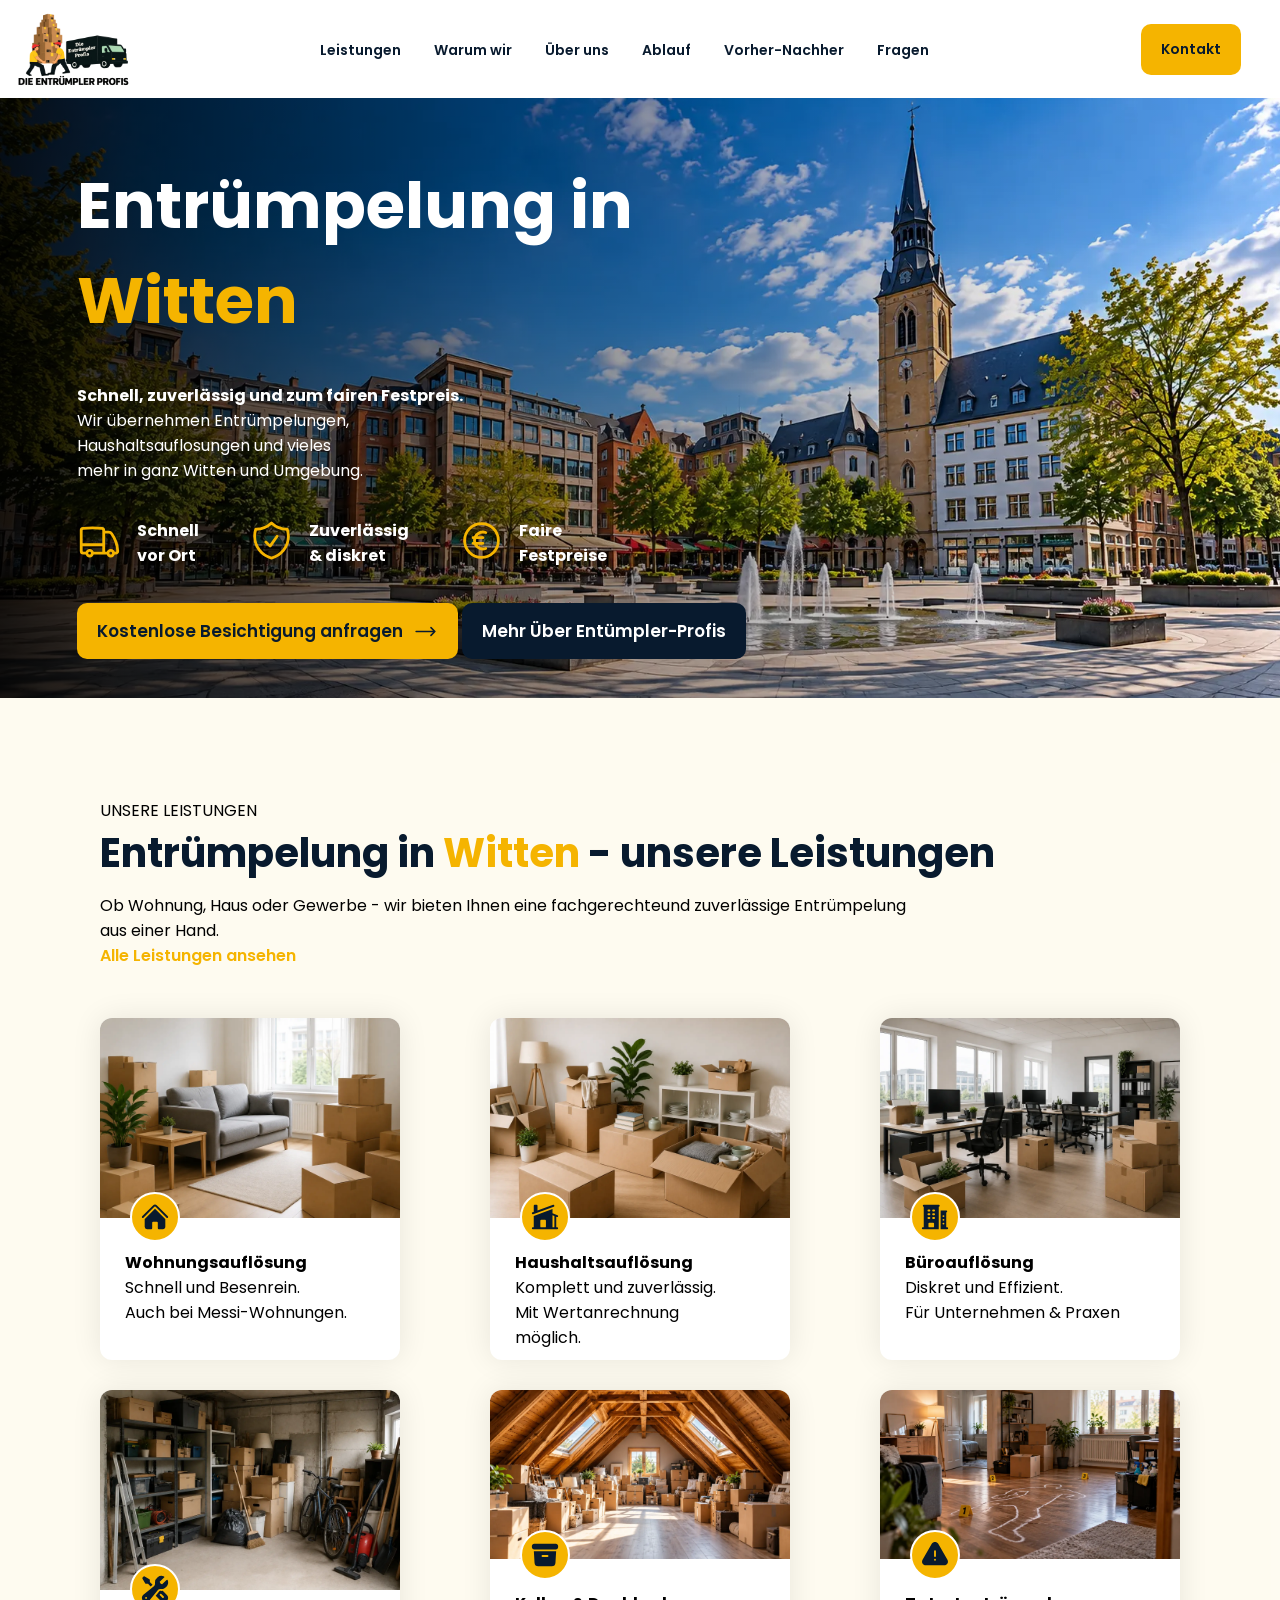
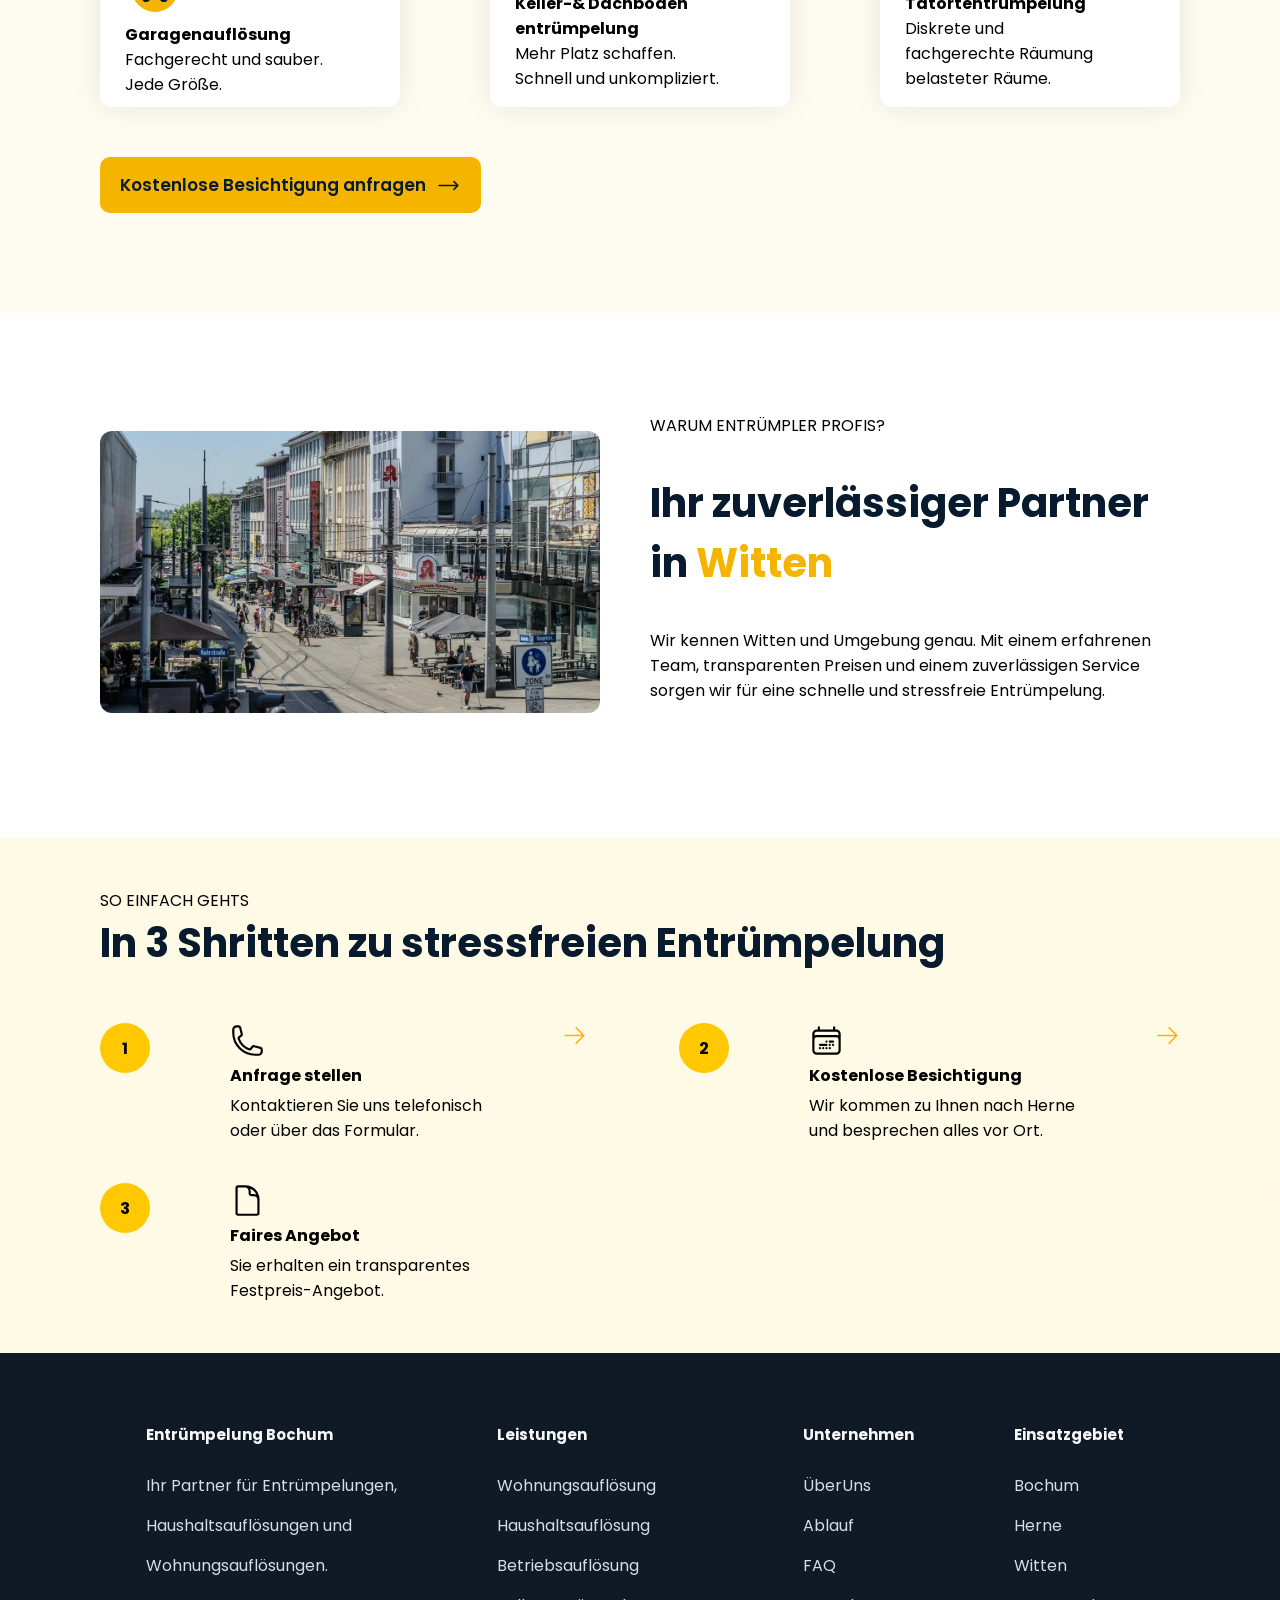
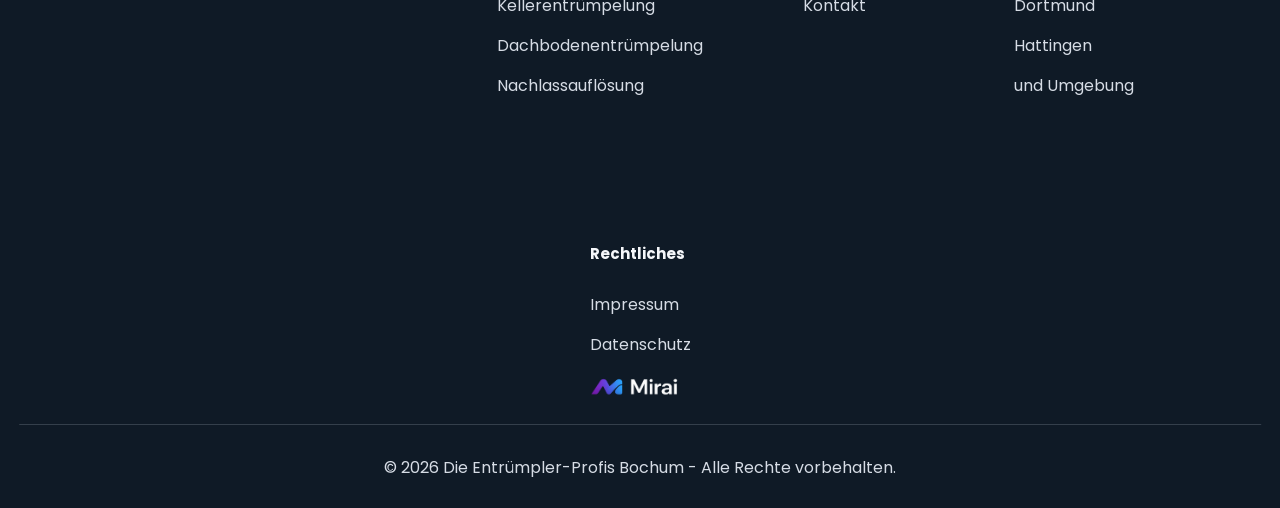
<file: witten.html>
<!DOCTYPE html>
<html lang="en">
<head>
    <meta charset="UTF-8">
    <meta name="viewport" content="width=device-width, initial-scale=1.0">
    <title>Entrümpler Profis | in Witten</title>
    <!--<script src="https://www.google.com/recaptcha/api.js" async defer></script>-->
    <link rel="preconnect" href="https://fonts.googleapis.com">
    <link rel="preconnect" href="https://fonts.gstatic.com" crossorigin>
    <link rel="icon" href="webLogo.png" type="image/png">
    <meta name="description"
    content="Die Entrümpler Profis – Ihr Experte für Wohnungsauflösungen, Haushaltsauflösungen und Entrümpelungen aller Art. Schnell, zuverlässig, besenrein und zum fairen Festpreis. Kostenlose Besichtigung anfragen.">
    <link href="https://fonts.googleapis.com/css2?family=Poppins:ital,wght@0,100;0,200;0,300;0,400;0,500;0,600;0,700;0,800;0,900;1,100;1,200;1,300;1,400;1,500;1,600;1,700;1,800;1,900&display=swap" rel="stylesheet">
    <style>
         *{
    box-sizing: border-box;
}
html{
    scroll-behavior: smooth    ;
}
body{
    margin: 0%;
    padding: 0%;
    font-family: 'Poppins', sans-serif;
    overflow-x: hidden;
}
img{
    width:100%;
    height: auto;
}
nav{
    display: flex;
    justify-content: space-between;
    align-items: center;
    padding: 7px 100px;
}
.nav_img{
    width: 100%;
    max-width: 10%;
    height: auto;
}
nav a{
    margin-right: 60px;
    text-decoration: none;
    font-size: 20px;
    font-weight: 500;
    white-space: nowrap;
    transition: all 0.3s ease;
}
h1, nav a, h2 {
    color: #081A2E;
}
.yellowBtn {
    text-decoration: none;
    display: inline-flex;
    gap: 10px;
    align-items: center;
    background-color: #F5B400;
    padding: 15px 20px;
    color: #081A2E;
    font-weight: 600;
    font-size: 17px;
    border-radius: 10px;
    transition: all 0.3s ease;
}
.phoneIcon {
    fill: #081A2E;
}
.btnIcon {
    width: 30px;
    height: 30px;
}
.Hero_img{
    width: 100%;
    height: 100%;
    object-fit: cover;
    background: linear-gradient(
        to right,
        rgba(0, 0, 0, 0.85) 0%,
        rgba(0, 0, 0, 0.65) 30%,
        rgba(0, 0, 0, 0.25) 60%,
        rgba(0, 0, 0, 0) 100%
    );
}
.hero_img_box{
    width: 100%;
    height: 600px;
    overflow: hidden; 
    position: relative;  
}
.Hero {
    position: relative;
    width: 100%;
    height: 600px;
    overflow: hidden;
}
.Hero::after {
    content: "";
    position: absolute;
    inset: 0;

    background: linear-gradient(
        to right,
        rgba(0, 0, 0, 0.90) 0%,
        rgba(0, 0, 0, 0.75) 10%,
        rgba(0, 0, 0, 0.40) 40%,
        rgba(0, 0, 0, 0.10) 80%,
        rgba(0, 0, 0, 0) 100%
    );

    z-index: 1;
}
#hero-h1 {
    font-size: clamp(2.2rem, 5vw, 4rem);
    color: #fff;
}
.Hero_content{
    display: flex;
    flex-direction: column;
    gap: 35px;
    position: absolute;
    top: 10%;
    left: 6%;
    z-index: 2;
}
.Hero_content p{
    color: #fff;
}
.Yellow_icons{
    stroke: #F5B400;
}
.Hero_icons{
    width: 45px;
    height: 45px;
}
.hero_service{
    display: flex;
    gap: 50px;
}
.hero_serv_card{
    display: flex;
    gap: 15px;
}
p, strong,h1,h2{
    margin: 0%;
}
.small_icon{
    width: 25px;
    height: 25px;
}
.main_h{
    font-weight: 700;
    font-size: 40px;
}
.markd {
    color: #F5B400;
}
.Lesitung_{
    color: #fff;
}
.whiteBtn{
    background-color: #081A2E;
    color: #fff;
}
.section{
    padding: 0px 100px;
    margin-top: 100px;
}
.section_slogan{
    margin-top: 10px;
}
.link{
    display: flex;
    align-items: center;
    text-decoration: none;
    color: #F5B400;
    gap: 15px;
    font-weight: 600;
}
.section_head{
    display: flex;
    flex-wrap: wrap;
    justify-content: space-between;
}
.service_card{
    display: flex;
    flex-direction: column;
    background-color: #fff;
    width: fit-content;
    border-radius: 12px;
    box-shadow: 0 0px 30px rgba(0, 0, 0, .09);
}
.service_icon{
    fill: #081A2E;
    width: 30px;
    height: 30px;
}
.icon_wrp_service{
    width: 50px;
    height: 50px;
    border-radius: 50%;
    display: flex;
    justify-content: center;
    align-items: center;
    background-color: #F5B400;
    border: #fff 2px solid;
    position: absolute;
    bottom: -8%;
    left: 10%;
}
.service_img{
    width: 300px;
    border-top-left-radius: 12px;
    border-top-right-radius: 12px;
}
#service{
    background-color: rgb(253, 248, 231,0.6);
    margin-top: 0%;
    padding-top:100px;
    padding-bottom: 100px;
}
.img_box{
    position: relative;
}
.card_content{
    padding: 25px;
    padding-bottom: 10px;
}
.service_cards{
    display: grid;
    grid-template-columns: 20% 20% 20% 20%;
    justify-content: space-between;
    gap: 30px;
    margin-top: 50px;
}
#btn{
    margin-top: 50px;
}
.whywe_img{
    width: 700px;
    border-radius: 12px;
}
#whywe{
    display: flex;
    gap: 50px;
    align-items: center;
}
#whywe_txt{
    display: flex;
    flex-direction: column;
    gap: 35px;
}
.icons_whywe{
    width: 30px;
    height: 30px;
    fill: #081A2E;
}
.whywe_icon_wrp{
    width: 50px;
    height: 50px;
    display: flex;
    justify-content: center;
    align-items: center;
    background-color: #F5B400;
    border-radius: 50px;
}
.whywe_options{
    /*display: grid;
    grid-template-columns: 50% 50%;
    gap: 30px;*/
    display: flex;
    flex-wrap: wrap;
    justify-content: space-between;
}
.why_we_opt{
    display: flex;
    flex-direction: column;
    align-items: center;
    gap: 20px;
    text-align: center;
}
.step {
    display: flex;
    gap: 80px;
}
.steps {
    display: flex;
    flex-wrap: wrap;
    margin-top: 50px;
    justify-content: space-between;
}
.number_wrp {
    display: inline-flex;
    justify-content: center;
    align-items: center;
    background-color: rgb(255, 200, 0);
    border-radius: 50%;
    width: 50px;
    height: 50px;
}
.step_information {
    display: flex;
    flex-direction: column;
    gap: 5px;
}
.step_icon {
    width: 35px;
    height: 35px;
}
#steps_box {
    background-color: rgb(255, 200, 0, 0.1);
    padding-bottom: 50px;
    padding-top: 50px;
}
.small_arrow {
    width: 25px;
    height: 25px;
    stroke: #F5B400;
}

footer{
    background-color:#0F1A26;
}
.footer_layout{
    /*width: fit-content;*/
    display: flex;
    flex-wrap: wrap;
    gap: 100px;
    justify-content: center;
    margin: 0 auto;
    padding:50px;
    /*border-radius: 20px;*/
}
.footer_layout p,.footer_layout li,.footer_layout a,.copyright p{
    color:#D6DCE5;
    font-weight: 400;
    line-height: 40px;
}
.footer_layout h4{
    color:#F5F7FA;
    font-size:15px;
}
.footer_links{
    display: flex;
    flex-direction: column;
    margin-top: 16px;
}
.footer_links a{
    text-decoration:none;
}
.copyright{
    padding-bottom: 20px;
    text-align: center;
    position: relative;
}
.copyright::after{
    content: "";
    position: absolute;
    background:#343F4B;
    width:97%;
    height: 1px;
    top: -40%;
    left: 50%;
    transform: translateX(-50%);
}
#mirai{
    width:92px;
    margin-top: 10px;
}
#mirai:hover,.closeIcon:hover{
    cursor: pointer;
}
.mirai-Lay{
    /*
    z-index: 2;
    background-color:#fff; 
    position: fixed;
    padding: 50px;
    top: 25%;
    left: 50%;
    transform: translateX(-50%);
    box-shadow: 0 10px 30px rgba(0,0,0,.08);
    border-radius: 20px;*/
    width: 900px;
    max-width: 90%;

    background: white;

    border-radius: 30px;

    padding: 50px;

    box-shadow:
    0 30px 80px rgba(0,0,0,.25);

    position: relative;
}
.mirai-Lay p{
    color: #081A2E;
    line-height: 22px;
    font-weight: 600;
}
.miraiTwo{
    width:300px;
}
.display,.mirai-mobile{
    display: none;
}
.mirai-Card{
    box-shadow: 0 10px 30px rgba(0,0,0,.08);
    width: 100%;
    max-width: 230px;
    padding:20px;
    border-radius: 10px;
}
.medium-Icons{
    width: 40px;
    height: 40px;
}
.miraiCard-Layout{
    display: flex;
    flex-wrap: wrap;
    gap: 50px;
}
.overlay{
    position: fixed;
    inset: 0;

    background: rgba(0,0,0,0.6);

    display: flex;
    justify-content: center;
    align-items: center;

    z-index: 9999; 
    opacity: 0;
    visibility: hidden;
    transition: .3s;
}
.overlay.active{
    opacity: 1;
    visibility: visible;
}
.cardHead{
    display: flex;
    justify-content: space-between;
}
nav a:hover{
    transform:translateY(-3px);
}
footer a{
    transition: all 0.3s ease;
}
footer a:hover{
    transform: translateX(-3px);
    color: #fff;
}

li {
    list-style: none;
}
ul {
    padding: 0%;
}

#menu-btn{
    display: none;
    width:50px;
    height:50px;
    border:none;
    border-top-left-radius:12px;
    border-top-right-radius: 12px;
    border-bottom-left-radius: 12px;
    border-bottom-right-radius: 12px;
    background:#F4B400;
    font-size:22px;
    cursor:pointer;
    position: absolute;
    left: 20px;
    top:20px;
    z-index: 98;
    margin-bottom: 20px;
}
#mobile-menu{
    display:none;
    position:absolute;
    top:70px;
    left:20px;
    width:250px;
    background:white;
    border-top-left-radius:15px;
    border-top-right-radius: 15px;
    border-bottom-left-radius: 15px;
    border-bottom-right-radius: 15px;
    box-shadow:0 10px 30px rgba(0,0,0,0.1);
    z-index: 99;
    padding: 0%;
}
@media(max-width: 600px){
    .yellowBtn{
        font-size: 13px;
    }
    .section,.why_we_lay,.districts_lay,.reques{
        padding: 0px 20px;
    }
    .Hero{
    background-image:url("wittenhandy.webp");
    background-size: cover;
    height: 650px;
    width: 100%;
    z-index: 1;
    padding-top: 50px;
    position: relative;
    }
    .step_icon,.small_arrow,.whywe_icon_wrp,#arrow_service,.big-Icons,.HeroCardIconWrapper,.Hero_img,.mainNav,.service_img,.icon_wrp_service,.whywe_img{
        display: none;
    }
    .big_txt{
        font-size:14px;
    }
    .Hero_content{
        justify-content: center;
        text-align: center;
    }
    
.Lesitung_{
    font-size: 14px;
}
    .Hero_icons {
    width: 30px;
    height: 30px;
}
.hero_service{gap: 40px; display: none;}
.btns{display: flex;flex-direction: column;gap: 20px;align-items: center;}
.service_cards{display: flex;flex-wrap: wrap; width: 100%;}
.service_card{width: 100%;}
.card_content {
    padding: 20px;
}
.main_h{
    font-size: 30px;
}

    .link{
        font-size: 14px;
        margin-top: 5px;
    } 
    #whywe{
        gap: 0px;
    }
    .why_we_opt p{
        display: none;
    }
    .why_we_opt strong{
        color: #F5B400;
    }
    .steps{
        gap: 30px;
    }
    
    #menu-btn {
        display: block;
    }
    #mobile-menu a {
    display: block;
    padding: 15px 20px;
    text-decoration: none;
    color: #0B2345;
    }
    #wnw{
        display: none;
    }
    .number_wrp{
        width: 100%;
        height: 100%;
        max-width: 50px;
        max-height: 50px;
    }
}
@media(min-width: 600px) and (max-width:768px){
    .section,.why_we_lay,.districts_lay,.reques{
        padding: 0px 20px;
    }
    
    .step_icon,.small_arrow,.whywe_icon_wrp,#arrow_service,.big-Icons,.HeroCardIconWrapper,.Hero_img,.mainNav,.service_img,.icon_wrp_service,.whywe_img{
        display: none;
    }
    .Hero{
    background-image:url("wittenhandy.webp");
    background-size: cover;
    height: 650px;
    width: 100%;
    z-index: 1;
    padding-top: 50px;
    position: relative;
    }

    .big_txt{
        font-size: 12px;
    }
    .service_cards{display: flex;flex-wrap: wrap;}
.service_card{width: 100%;}
.why_we_opt p{
        display: none;
    }
    
    #menu-btn {
        display: block;
    }
    #mobile-menu a {
    display: block;
    padding: 15px 20px;
    text-decoration: none;
    color: #0B2345;
    }
    
}
@media (min-width: 1025px) and (max-width: 1280px){
    .service_cards{
        display: flex;
        flex-wrap: wrap;
    }
    nav {
    padding: 7px 10px;
}
nav a {
    margin-right: 29px;
    text-decoration: none;
    font-size: 14px;
    font-weight: 600;
    white-space: nowrap;
    transition: all 0.3s ease;
}

#nav_kont{
    font-size: 14px;
}
.phoneIcon,#arrow_service,.grid_img,.city_center  {
 display: none;   
}
.steps {
    gap: 40px;
}
.whywe_img{
    width: 500px;
}
.why_we_opt p,.whywe_icon_wrp,.why_we_opt strong{
    display: none;
}
}
    </style>
</head>
<body>
     <header>
          <button id="menu-btn">
                   ☰
               </button>
               <nav id="mobile-menu">
                   <a href="index.html#leistungen">Leistungen</a>
                   <a href="index.html#WarumWir">Warum wir</a>
                   <a href="index.html#überUns">Über Uns</a>
                   <a href="index.html#Ablauf">Ablauf</a>
                   <a href="index.html#vorherNAchher">vorher-nachher</a>
                   <a href="index.html#fragen">Fragen</a>
                   <a href="index.html#Kontakt">Kontakt</a>
               </nav>

            <script>
                const button = document.getElementById("menu-btn");
                const menu = document.getElementById("mobile-menu");

                button.addEventListener("click", () => {

                    if(menu.style.display === "block"){

                        menu.style.display = "none";

                        button.style.borderBottomLeftRadius = "12px";
                        button.style.borderBottomRightRadius = "12px";

                    }else{

                        menu.style.display = "block";

                        button.style.borderBottomLeftRadius = "0px";
                        button.style.borderBottomRightRadius = "0px";

                        menu.style.borderTopLeftRadius = "0px";
                        menu.style.borderTopRightRadius = "0px";

                    }

                });
            </script>
        <nav class="mainNav">
            <img src="navImg.webp" alt="nav Img" class="nav_img">
            <div>
                <a href="">Leistungen</a>
                <a href="">Warum wir</a>
                <a href="">Über uns</a>
                <a href="">Ablauf</a>
                <a href="">Vorher-Nachher</a>
                <a href="">Fragen</a>
            </div>
            <div>
                <a href="" class="yellowBtn" id="nav_kont">
                    <svg xmlns="http://www.w3.org/2000/svg" viewBox="0 0 24 24" fill="currentColor" class="btnIcon phoneIcon">
                    <path fill-rule="evenodd" d="M1.5 4.5a3 3 0 0 1 3-3h1.372c.86 0 1.61.586 1.819 1.42l1.105 4.423a1.875 1.875 0 0 1-.694 1.955l-1.293.97c-.135.101-.164.249-.126.352a11.285 11.285 0 0 0 6.697 6.697c.103.038.25.009.352-.126l.97-1.293a1.875 1.875 0 0 1 1.955-.694l4.423 1.105c.834.209 1.42.959 1.42 1.82V19.5a3 3 0 0 1-3 3h-2.25C8.552 22.5 1.5 15.448 1.5 6.75V4.5Z" clip-rule="evenodd" />
                    </svg>
                    Kontakt
                </a>
            </div>
        </nav>
        <div class="Hero">
            <div class="hero_img_box">
                <img src="witten.webp" alt="Bochum Wahrzeichen" class="Hero_img">
                <div class="Hero_content">
                    <div>
                        <h1 id="hero-h1">Entrümpelung in<br><strong class="markd">Witten</strong></h1>
                    </div>
                    <div>
                        <p class="big_txt"><strong>Schnell, zuverlässig und zum fairen Festpreis.</strong><br>Wir übernehmen Entrümpelungen,<br> Haushaltsauflosungen und vieles<br> mehr in ganz Witten und Umgebung.</p>
                    </div>
                    <div class="hero_service">
                        <div class="hero_serv_card">
                            <svg xmlns="http://www.w3.org/2000/svg" fill="none" viewBox="0 0 24 24" stroke-width="1.5" stroke="currentColor" class="Yellow_icons Hero_icons">
                            <path stroke-linecap="round" stroke-linejoin="round" d="M8.25 18.75a1.5 1.5 0 0 1-3 0m3 0a1.5 1.5 0 0 0-3 0m3 0h6m-9 0H3.375a1.125 1.125 0 0 1-1.125-1.125V14.25m17.25 4.5a1.5 1.5 0 0 1-3 0m3 0a1.5 1.5 0 0 0-3 0m3 0h1.125c.621 0 1.129-.504 1.09-1.124a17.902 17.902 0 0 0-3.213-9.193 2.056 2.056 0 0 0-1.58-.86H14.25M16.5 18.75h-2.25m0-11.177v-.958c0-.568-.422-1.048-.987-1.106a48.554 48.554 0 0 0-10.026 0 1.106 1.106 0 0 0-.987 1.106v7.635m12-6.677v6.677m0 4.5v-4.5m0 0h-12" />
                            </svg>
                            <strong class="Lesitung_">Schnell<br>vor Ort</strong>
                        </div>
                        <div class="hero_serv_card">
                            <svg xmlns="http://www.w3.org/2000/svg" fill="none" viewBox="0 0 24 24" stroke-width="1.5" stroke="currentColor" class="Yellow_icons Hero_icons">
                            <path stroke-linecap="round" stroke-linejoin="round" d="M9 12.75 11.25 15 15 9.75m-3-7.036A11.959 11.959 0 0 1 3.598 6 11.99 11.99 0 0 0 3 9.749c0 5.592 3.824 10.29 9 11.623 5.176-1.332 9-6.03 9-11.622 0-1.31-.21-2.571-.598-3.751h-.152c-3.196 0-6.1-1.248-8.25-3.285Z" />
                            </svg>
                            <strong class="Lesitung_">Zuverlässig<br>& diskret</strong>
                        </div>
                        <div class="hero_serv_card">
                           <svg xmlns="http://www.w3.org/2000/svg" fill="none" viewBox="0 0 24 24" stroke-width="1.5" stroke="currentColor" class="Yellow_icons Hero_icons">
                            <path stroke-linecap="round" stroke-linejoin="round" d="M14.25 7.756a4.5 4.5 0 1 0 0 8.488M7.5 10.5h5.25m-5.25 3h5.25M21 12a9 9 0 1 1-18 0 9 9 0 0 1 18 0Z" />
                            </svg>
                            <strong class="Lesitung_">Faire<br>Festpreise</strong>
                        </div>
                    </div>
                    <div class="btns">
                        <a href="index.html#Kontakt" class="yellowBtn">
                            Kostenlose Besichtigung anfragen <svg xmlns="http://www.w3.org/2000/svg" fill="none" viewBox="0 0 24 24" stroke-width="1.5" stroke="currentColor" class="small_icon">
                            <path stroke-linecap="round" stroke-linejoin="round" d="M17.25 8.25 21 12m0 0-3.75 3.75M21 12H3" />
                            </svg>
                        </a>
                        <a href="index.html" class="whiteBtn yellowBtn" target="_blank">
                            Mehr Über Entümpler-Profis
                        </a>
                    </div>
                </div>
            </div>
        </div>        
    </header>
    <main>
        <div class="section" id="service">
            <div class="section_head">
                <div>
                    <p>UNSERE LEISTUNGEN</p>
                    <h2 class="main_h">Entrümpelung in <strong class="markd">Witten</strong> - unsere Leistungen</h2>
                    <p class="section_slogan big_txt">Ob Wohnung, Haus oder Gewerbe - wir bieten Ihnen eine fachgerechteund zuverlässige Entrümpelung<br>aus einer Hand.</p>
                </div>
                <div>
                    <a href="index.html#leistungen" target="_blank" class="link">Alle Leistungen ansehen<svg xmlns="http://www.w3.org/2000/svg" fill="none" viewBox="0 0 24 24" stroke-width="1.5" stroke="currentColor" class="small_icon" id="arrow_service">
                    <path stroke-linecap="round" stroke-linejoin="round" d="M13.5 4.5 21 12m0 0-7.5 7.5M21 12H3" />
                    </svg>
                    </a>
                </div>
            </div>
            <div class="service_cards">
                <div class="service_card">
                    <div class="img_box">
                        <img src="wohnungsauflosung.webp" alt="Wohnung mit vielen Kartons" class="service_img">
                        <div class="icon_wrp_service">
                            <svg xmlns="http://www.w3.org/2000/svg" viewBox="0 0 24 24" fill="currentColor" class="service_icon">
                            <path d="M11.47 3.841a.75.75 0 0 1 1.06 0l8.69 8.69a.75.75 0 1 0 1.06-1.061l-8.689-8.69a2.25 2.25 0 0 0-3.182 0l-8.69 8.69a.75.75 0 1 0 1.061 1.06l8.69-8.689Z" />
                            <path d="m12 5.432 8.159 8.159c.03.03.06.058.091.086v6.198c0 1.035-.84 1.875-1.875 1.875H15a.75.75 0 0 1-.75-.75v-4.5a.75.75 0 0 0-.75-.75h-3a.75.75 0 0 0-.75.75V21a.75.75 0 0 1-.75.75H5.625a1.875 1.875 0 0 1-1.875-1.875v-6.198a2.29 2.29 0 0 0 .091-.086L12 5.432Z" />
                            </svg>
                        </div>
                    </div>
                    <div class="card_content">
                        <strong>Wohnungsauflösung</strong>
                        <p class="big_txt">Schnell und Besenrein.<br>Auch bei Messi-Wohnungen.</p>
                    </div>
                </div>
                <div class="service_card">
                    <div class="img_box">
                        <img src="Haushaltsauflosungen.webp" alt="Wohnung mit vielen Kartons" class="service_img">
                        <div class="icon_wrp_service">
                            <svg xmlns="http://www.w3.org/2000/svg" viewBox="0 0 24 24" fill="currentColor" class="service_icon">
                            <path d="M19.006 3.705a.75.75 0 1 0-.512-1.41L6 6.838V3a.75.75 0 0 0-.75-.75h-1.5A.75.75 0 0 0 3 3v4.93l-1.006.365a.75.75 0 0 0 .512 1.41l16.5-6Z" />
                            <path fill-rule="evenodd" d="M3.019 11.114 18 5.667v3.421l4.006 1.457a.75.75 0 1 1-.512 1.41l-.494-.18v8.475h.75a.75.75 0 0 1 0 1.5H2.25a.75.75 0 0 1 0-1.5H3v-9.129l.019-.007ZM18 20.25v-9.566l1.5.546v9.02H18Zm-9-6a.75.75 0 0 0-.75.75v4.5c0 .414.336.75.75.75h3a.75.75 0 0 0 .75-.75V15a.75.75 0 0 0-.75-.75H9Z" clip-rule="evenodd" />
                            </svg>
                        </div>
                    </div>
                    <div class="card_content">
                        <strong>Haushaltsauflösung</strong>
                        <p class="big_txt">Komplett und zuverlässig.<br>Mit Wertanrechnung<br>möglich.</p>
                    </div>
                </div>
                 <div class="service_card">
                    <div class="img_box">
                        <img src="Geschaftsundbetriebsauflosung.webp" alt="Büro mit vielen Kartons" class="service_img">
                        <div class="icon_wrp_service">
                            <svg xmlns="http://www.w3.org/2000/svg" viewBox="0 0 24 24" fill="currentColor" class="service_icon">
                            <path fill-rule="evenodd" d="M3 2.25a.75.75 0 0 0 0 1.5v16.5h-.75a.75.75 0 0 0 0 1.5H15v-18a.75.75 0 0 0 0-1.5H3ZM6.75 19.5v-2.25a.75.75 0 0 1 .75-.75h3a.75.75 0 0 1 .75.75v2.25a.75.75 0 0 1-.75.75h-3a.75.75 0 0 1-.75-.75ZM6 6.75A.75.75 0 0 1 6.75 6h.75a.75.75 0 0 1 0 1.5h-.75A.75.75 0 0 1 6 6.75ZM6.75 9a.75.75 0 0 0 0 1.5h.75a.75.75 0 0 0 0-1.5h-.75ZM6 12.75a.75.75 0 0 1 .75-.75h.75a.75.75 0 0 1 0 1.5h-.75a.75.75 0 0 1-.75-.75ZM10.5 6a.75.75 0 0 0 0 1.5h.75a.75.75 0 0 0 0-1.5h-.75Zm-.75 3.75A.75.75 0 0 1 10.5 9h.75a.75.75 0 0 1 0 1.5h-.75a.75.75 0 0 1-.75-.75ZM10.5 12a.75.75 0 0 0 0 1.5h.75a.75.75 0 0 0 0-1.5h-.75ZM16.5 6.75v15h5.25a.75.75 0 0 0 0-1.5H21v-12a.75.75 0 0 0 0-1.5h-4.5Zm1.5 4.5a.75.75 0 0 1 .75-.75h.008a.75.75 0 0 1 .75.75v.008a.75.75 0 0 1-.75.75h-.008a.75.75 0 0 1-.75-.75v-.008Zm.75 2.25a.75.75 0 0 0-.75.75v.008c0 .414.336.75.75.75h.008a.75.75 0 0 0 .75-.75v-.008a.75.75 0 0 0-.75-.75h-.008ZM18 17.25a.75.75 0 0 1 .75-.75h.008a.75.75 0 0 1 .75.75v.008a.75.75 0 0 1-.75.75h-.008a.75.75 0 0 1-.75-.75v-.008Z" clip-rule="evenodd" />
                            </svg>
                        </div>
                    </div>
                    <div class="card_content">
                        <strong>Büroauflösung</strong>
                        <p class="big_txt">Diskret und Effizient.<br>Für Unternehmen & Praxen</p>
                    </div>
                </div>
                <div class="service_card">
                    <div class="img_box">
                        <img src="entrumpellungAlerArt.webp" alt="Garage voller Kartons und altem zeug" class="service_img">
                        <div class="icon_wrp_service">
                            <svg xmlns="http://www.w3.org/2000/svg" viewBox="0 0 24 24" fill="currentColor" class="service_icon">
                            <path fill-rule="evenodd" d="M12 6.75a5.25 5.25 0 0 1 6.775-5.025.75.75 0 0 1 .313 1.248l-3.32 3.319c.063.475.276.934.641 1.299.365.365.824.578 1.3.64l3.318-3.319a.75.75 0 0 1 1.248.313 5.25 5.25 0 0 1-5.472 6.756c-1.018-.086-1.87.1-2.309.634L7.344 21.3A3.298 3.298 0 1 1 2.7 16.657l8.684-7.151c.533-.44.72-1.291.634-2.309A5.342 5.342 0 0 1 12 6.75ZM4.117 19.125a.75.75 0 0 1 .75-.75h.008a.75.75 0 0 1 .75.75v.008a.75.75 0 0 1-.75.75h-.008a.75.75 0 0 1-.75-.75v-.008Z" clip-rule="evenodd" />
                            <path d="m10.076 8.64-2.201-2.2V4.874a.75.75 0 0 0-.364-.643l-3.75-2.25a.75.75 0 0 0-.916.113l-.75.75a.75.75 0 0 0-.113.916l2.25 3.75a.75.75 0 0 0 .643.364h1.564l2.062 2.062 1.575-1.297Z" />
                            <path fill-rule="evenodd" d="m12.556 17.329 4.183 4.182a3.375 3.375 0 0 0 4.773-4.773l-3.306-3.305a6.803 6.803 0 0 1-1.53.043c-.394-.034-.682-.006-.867.042a.589.589 0 0 0-.167.063l-3.086 3.748Zm3.414-1.36a.75.75 0 0 1 1.06 0l1.875 1.876a.75.75 0 1 1-1.06 1.06L15.97 17.03a.75.75 0 0 1 0-1.06Z" clip-rule="evenodd" />
                            </svg>
                        </div>
                    </div>
                    <div class="card_content">
                        <strong>Garagenauflösung</strong>
                        <p class="big_txt">Fachgerecht und sauber.<br>Jede Größe.</p>
                    </div>
                </div>
                 <div class="service_card">
                    <div class="img_box">
                        <img src="dachbodenentrumpelung.webp" alt="Garage voller Kartons und altem zeug" class="service_img">
                        <div class="icon_wrp_service">
                            <svg xmlns="http://www.w3.org/2000/svg" viewBox="0 0 24 24" fill="currentColor" class="service_icon">
                            <path d="M3.375 3C2.339 3 1.5 3.84 1.5 4.875v.75c0 1.036.84 1.875 1.875 1.875h17.25c1.035 0 1.875-.84 1.875-1.875v-.75C22.5 3.839 21.66 3 20.625 3H3.375Z" />
                            <path fill-rule="evenodd" d="m3.087 9 .54 9.176A3 3 0 0 0 6.62 21h10.757a3 3 0 0 0 2.995-2.824L20.913 9H3.087Zm6.163 3.75A.75.75 0 0 1 10 12h4a.75.75 0 0 1 0 1.5h-4a.75.75 0 0 1-.75-.75Z" clip-rule="evenodd" />
                            </svg>
                        </div>
                    </div>
                    <div class="card_content">
                        <strong>Keller-& Dachboden<br>entrümpelung</strong>
                        <p class="big_txt">Mehr Platz schaffen.<br>Schnell und unkompliziert.</p>
                    </div>
                </div>
                <div class="service_card">
                    <div class="img_box">
                        <img src="tatort.webp" alt="Garage voller Kartons und altem zeug" class="service_img">
                        <div class="icon_wrp_service">
                            <svg xmlns="http://www.w3.org/2000/svg" viewBox="0 0 24 24" fill="currentColor" class="service_icon">
                            <path fill-rule="evenodd" d="M9.401 3.003c1.155-2 4.043-2 5.197 0l7.355 12.748c1.154 2-.29 4.5-2.599 4.5H4.645c-2.309 0-3.752-2.5-2.598-4.5L9.4 3.003ZM12 8.25a.75.75 0 0 1 .75.75v3.75a.75.75 0 0 1-1.5 0V9a.75.75 0 0 1 .75-.75Zm0 8.25a.75.75 0 1 0 0-1.5.75.75 0 0 0 0 1.5Z" clip-rule="evenodd" />
                            </svg>
                        </div>
                    </div>
                    <div class="card_content">
                        <strong>Tatortentrümpelung</strong>
                        <p class="big_txt">Diskrete und<br> fachgerechte Räumung<br> belasteter Räume.</p>
                    </div>
                </div>
            </div>
            <div id="btn">
                <a href="index.html#Kontakt" class="yellowBtn">
                            Kostenlose Besichtigung anfragen <svg xmlns="http://www.w3.org/2000/svg" fill="none" viewBox="0 0 24 24" stroke-width="1.5" stroke="currentColor" class="small_icon">
                            <path stroke-linecap="round" stroke-linejoin="round" d="M17.25 8.25 21 12m0 0-3.75 3.75M21 12H3" />
                            </svg>
                        </a>
            </div>
        </div>
        <div class="section">
            <div id="whywe">
                <div>
                    <img src="WittenInnenstadt.webp" alt="altwittener Innenstadt" class="whywe_img">
                </div>
                <div id="whywe_txt">
                    <p>WARUM ENTRÜMPLER PROFIS?</p>
                    <h2 class="main_h">Ihr zuverlässiger Partner in <strong class="markd">Witten</strong></h2>
                    <p class="big_txt" id="wnw">Wir kennen Witten und Umgebung genau. Mit einem erfahrenen Team, transparenten Preisen und einem zuverlässigen Service sorgen wir für eine schnelle und stressfreie Entrümpelung.</p>
                    <div class="whywe_options">
                        <div class="why_we_opt">
                            <div class="whywe_icon_wrp">
                                <svg xmlns="http://www.w3.org/2000/svg" viewBox="0 0 24 24" fill="currentColor" class="icons_whywe">
                                <path fill-rule="evenodd" d="M8.25 6.75a3.75 3.75 0 1 1 7.5 0 3.75 3.75 0 0 1-7.5 0ZM15.75 9.75a3 3 0 1 1 6 0 3 3 0 0 1-6 0ZM2.25 9.75a3 3 0 1 1 6 0 3 3 0 0 1-6 0ZM6.31 15.117A6.745 6.745 0 0 1 12 12a6.745 6.745 0 0 1 6.709 7.498.75.75 0 0 1-.372.568A12.696 12.696 0 0 1 12 21.75c-2.305 0-4.47-.612-6.337-1.684a.75.75 0 0 1-.372-.568 6.787 6.787 0 0 1 1.019-4.38Z" clip-rule="evenodd" />
                                <path d="M5.082 14.254a8.287 8.287 0 0 0-1.308 5.135 9.687 9.687 0 0 1-1.764-.44l-.115-.04a.563.563 0 0 1-.373-.487l-.01-.121a3.75 3.75 0 0 1 3.57-4.047ZM20.226 19.389a8.287 8.287 0 0 0-1.308-5.135 3.75 3.75 0 0 1 3.57 4.047l-.01.121a.563.563 0 0 1-.373.486l-.115.04c-.567.2-1.156.349-1.764.441Z" />
                                </svg>
                            </div>
                            <div>
                                <strong>Erfahrenes Team</strong>
                                <p class="big_txt">Jahrelange Erfahrung in<br>Witten und Umgebung.</p>
                            </div>
                        </div>
                        <div class="why_we_opt">
                            <div class="whywe_icon_wrp">
                                <svg xmlns="http://www.w3.org/2000/svg" viewBox="0 0 24 24" fill="currentColor" class="icons_whywe">
                                <path fill-rule="evenodd" d="M12.516 2.17a.75.75 0 0 0-1.032 0 11.209 11.209 0 0 1-7.877 3.08.75.75 0 0 0-.722.515A12.74 12.74 0 0 0 2.25 9.75c0 5.942 4.064 10.933 9.563 12.348a.749.749 0 0 0 .374 0c5.499-1.415 9.563-6.406 9.563-12.348 0-1.39-.223-2.73-.635-3.985a.75.75 0 0 0-.722-.516l-.143.001c-2.996 0-5.717-1.17-7.734-3.08Zm3.094 8.016a.75.75 0 1 0-1.22-.872l-3.236 4.53L9.53 12.22a.75.75 0 0 0-1.06 1.06l2.25 2.25a.75.75 0 0 0 1.14-.094l3.75-5.25Z" clip-rule="evenodd" />
                                </svg>
                            </div>
                            <div>
                                <strong>Faire und transparente Preise</strong>
                                <p class="big_txt">Keine verstecke Kosten</p>
                            </div>
                        </div>
                        <div class="why_we_opt">
                            <div class="whywe_icon_wrp">
                                <svg xmlns="http://www.w3.org/2000/svg" viewBox="0 0 24 24" fill="currentColor" class="icons_whywe">
                                <path fill-rule="evenodd" d="M12 2.25c-5.385 0-9.75 4.365-9.75 9.75s4.365 9.75 9.75 9.75 9.75-4.365 9.75-9.75S17.385 2.25 12 2.25ZM12.75 6a.75.75 0 0 0-1.5 0v6c0 .414.336.75.75.75h4.5a.75.75 0 0 0 0-1.5h-3.75V6Z" clip-rule="evenodd" />
                                </svg>
                            </div>
                            <div>
                                <strong>Schnelle Termine</strong>
                                <p class="big_txt">Oft kurzfristig möglisch.</p>
                            </div>
                        </div>
                        <div class="why_we_opt">
                            <div class="whywe_icon_wrp">
                                <svg xmlns="http://www.w3.org/2000/svg" viewBox="0 0 24 24" fill="currentColor" class="icons_whywe">
                                <path fill-rule="evenodd" d="M16.5 4.478v.227a48.816 48.816 0 0 1 3.878.512.75.75 0 1 1-.256 1.478l-.209-.035-1.005 13.07a3 3 0 0 1-2.991 2.77H8.084a3 3 0 0 1-2.991-2.77L4.087 6.66l-.209.035a.75.75 0 0 1-.256-1.478A48.567 48.567 0 0 1 7.5 4.705v-.227c0-1.564 1.213-2.9 2.816-2.951a52.662 52.662 0 0 1 3.369 0c1.603.051 2.815 1.387 2.815 2.951Zm-6.136-1.452a51.196 51.196 0 0 1 3.273 0C14.39 3.05 15 3.684 15 4.478v.113a49.488 49.488 0 0 0-6 0v-.113c0-.794.609-1.428 1.364-1.452Zm-.355 5.945a.75.75 0 1 0-1.5.058l.347 9a.75.75 0 1 0 1.499-.058l-.346-9Zm5.48.058a.75.75 0 1 0-1.498-.058l-.347 9a.75.75 0 0 0 1.5.058l.345-9Z" clip-rule="evenodd" />
                                </svg>
                            </div>
                            <div>
                                <strong>Fachgerechte Entsorgung</strong>
                                <p class="big_txt">Umweltgerecht und nachhaltig</p>
                            </div>
                        </div>
                    </div>
                </div>
            </div>
        </div>
        <div class="section" id="steps_box">
            <div>
                <p>SO EINFACH GEHTS</p>
                <h2 class="main_h">In 3 Shritten zu stressfreien Entrümpelung</h2>
            </div>
            <div class="steps">
                <div class="step">
                    <div class="number_wrp">
                        <strong class="number">1</strong>
                    </div>
                    <div class="step_information">
                        <svg xmlns="http://www.w3.org/2000/svg" fill="none" viewBox="0 0 24 24" stroke-width="1.5" stroke="currentColor" class="step_icon">
                        <path stroke-linecap="round" stroke-linejoin="round" d="M2.25 6.75c0 8.284 6.716 15 15 15h2.25a2.25 2.25 0 0 0 2.25-2.25v-1.372c0-.516-.351-.966-.852-1.091l-4.423-1.106c-.44-.11-.902.055-1.173.417l-.97 1.293c-.282.376-.769.542-1.21.38a12.035 12.035 0 0 1-7.143-7.143c-.162-.441.004-.928.38-1.21l1.293-.97c.363-.271.527-.734.417-1.173L6.963 3.102a1.125 1.125 0 0 0-1.091-.852H4.5A2.25 2.25 0 0 0 2.25 4.5v2.25Z" />
                        </svg>
                        <strong>Anfrage stellen</strong>
                        <p class="big_txt">Kontaktieren Sie uns telefonisch<br>oder über das Formular.</p>
                    </div>
                    <div>
                        <svg xmlns="http://www.w3.org/2000/svg" fill="none" viewBox="0 0 24 24" stroke-width="1.5" stroke="currentColor" class="small_arrow">
                        <path stroke-linecap="round" stroke-linejoin="round" d="M13.5 4.5 21 12m0 0-7.5 7.5M21 12H3" />
                        </svg>
                    </div>
                </div>
                <div class="step">
                    <div class="number_wrp">
                        <strong class="number">2</strong>
                    </div>
                    <div class="step_information">
                        <svg xmlns="http://www.w3.org/2000/svg" fill="none" viewBox="0 0 24 24" stroke-width="1.5" stroke="currentColor" class="step_icon">
                        <path stroke-linecap="round" stroke-linejoin="round" d="M6.75 2.994v2.25m10.5-2.25v2.25m-14.252 13.5V7.491a2.25 2.25 0 0 1 2.25-2.25h13.5a2.25 2.25 0 0 1 2.25 2.25v11.251m-18 0a2.25 2.25 0 0 0 2.25 2.25h13.5a2.25 2.25 0 0 0 2.25-2.25m-18 0v-7.5a2.25 2.25 0 0 1 2.25-2.25h13.5a2.25 2.25 0 0 1 2.25 2.25v7.5m-6.75-6h2.25m-9 2.25h4.5m.002-2.25h.005v.006H12v-.006Zm-.001 4.5h.006v.006h-.006v-.005Zm-2.25.001h.005v.006H9.75v-.006Zm-2.25 0h.005v.005h-.006v-.005Zm6.75-2.247h.005v.005h-.005v-.005Zm0 2.247h.006v.006h-.006v-.006Zm2.25-2.248h.006V15H16.5v-.005Z" />
                        </svg>
                        <strong>Kostenlose Besichtigung</strong>
                        <p class="big_txt">Wir kommen zu Ihnen nach Herne<br>und besprechen alles vor Ort.</p>
                    </div>
                    <div>
                        <svg xmlns="http://www.w3.org/2000/svg" fill="none" viewBox="0 0 24 24" stroke-width="1.5" stroke="currentColor" class="small_arrow">
                        <path stroke-linecap="round" stroke-linejoin="round" d="M13.5 4.5 21 12m0 0-7.5 7.5M21 12H3" />
                        </svg>
                    </div>
                </div>
                <div class="step">
                    <div class="number_wrp">
                        <strong class="number">3</strong>
                    </div>
                    <div class="step_information">
                        <svg xmlns="http://www.w3.org/2000/svg" fill="none" viewBox="0 0 24 24" stroke-width="1.5" stroke="currentColor" class="step_icon">
                        <path stroke-linecap="round" stroke-linejoin="round" d="M19.5 14.25v-2.625a3.375 3.375 0 0 0-3.375-3.375h-1.5A1.125 1.125 0 0 1 13.5 7.125v-1.5a3.375 3.375 0 0 0-3.375-3.375H8.25m2.25 0H5.625c-.621 0-1.125.504-1.125 1.125v17.25c0 .621.504 1.125 1.125 1.125h12.75c.621 0 1.125-.504 1.125-1.125V11.25a9 9 0 0 0-9-9Z" />
                        </svg>
                        <strong>Faires Angebot</strong>
                        <p class="big_txt">Sie erhalten ein transparentes<br>Festpreis-Angebot.</p>
                    </div>
                </div>
            </div>
        </div>
    </main>
        <footer>
        <div class="footer_layout">
            <div>
                <div>
                    <h4>Entrümpelung Bochum</h4>
                </div>
                <div>
                    <p>Ihr Partner für Entrümpelungen,<br>Haushaltsauflösungen und<br>Wohnungsauflösungen.</p>
                </div>
                <div>

                </div>
            </div>
            <div>
                <div>
                    <h4>Leistungen</h4>
                </div>
                <div>
                    <ul>
                        <li>Wohnungsauflösung</li>
                        <li>Haushaltsauflösung</li>
                        <li>Betriebsauflösung</li>
                        <li>Kellerentrümpelung</li>
                        <li>Dachbodenentrümpelung</li>
                        <li>Nachlassauflösung</li>
                    </ul>
                </div>
            </div>
            <div>
                <div>
                    <h4>Unternehmen</h4>
                </div>
                <div class="footer_links">
                    <a href="index.html#überUns">ÜberUns</a>
                    <a href="index.html#Ablauf">Ablauf</a>
                    <a href="index.html#fragen">FAQ</a>
                    <a href="index.html#Kontakt">Kontakt</a>
                </div>
            </div>
            <div>
                <div>
                    <h4>Einsatzgebiet</h4>
                </div>
                <div class="footer_links">
                    <a href="bochum.html" target="_blank">Bochum</a>
                    <a href="herne.html" target="_blank">Herne</a>
                    <a href="witten.html" target="_blank">Witten</a>
                    <a href="dortmund.html" target="_blank">Dortmund</a>
                    <a href="hattingen.html" target="_blank">Hattingen</a>
                    <a href="umgebung.html" targ="_blank">und Umgebung</a>
                </div>
            </div>
            <div>
                <div>
                    <h4>Rechtliches</h4>
                </div>
                <div class="footer_links">
                    <a href="impressum.html" target="_blank">Impressum</a>
                    <a href="datenschutz.html" target="_blank">Datenschutz</a>
                    <img src="miraiweis.png" alt="mirai logo" id="mirai">
                </div>
            </div>
        </div>
        <div class="copyright">
            <p>© 2026 Die Entrümpler-Profis Bochum - Alle Rechte vorbehalten.</p>
        </div>
        <div class="overlay">
            <div class="mirai-Lay display">
                <div class="cardHead">
                    <img src="mirai.png" alt="mirai logo" class="miraiTwo">
                    <svg xmlns="http://www.w3.org/2000/svg" fill="none" viewBox="0 0 24 24" stroke-width="1.5" stroke="currentColor" class="medium-Icons closeIcon">
                    <path stroke-linecap="round" stroke-linejoin="round" d="M6 18 18 6M6 6l12 12" />
                    </svg>
                </div>
                <div>
                    <p class="miraiP">Mirai ist eine Softwareentwicklungsfirma für moderne Webseiten und Onlineshops. Wir entwickeln<br>individuelle digitale Lösungen, die Unternehmen dabei helfen, online sichtbar zu werden, Kunden zu<br>gewinnen und nachhaltig zu wachsen. Dabei verbinden wir ansprechendes Design mit leistungsstarker<br>Technologie.</p>
                </div>
                <div class="miraiCard-Layout">
                    <div class="mirai-mobile">
                         <div>
                            <h2>Über Mirai</h2>
                            <p>Wir sind eine Softwareentwicklungsfirma<br>aus Deutschland. Wir entwickeln moderne<br> Webseiten, Onlineshops und digitale<br>Lösungen, die begeistern.</p>
                        </div>
                        <div>
                            <h2>bei fragen</h2>
                            <p>Telefon: 0171 6105872</p>
                            <p>E-Mail: mirai-digital@gmail.com</p>
                            <p>Webseite: <strong>Bald verfügbar</strong></p>
                        </div>
                        </ul>
                    </div>
                    <div class="mirai-Card">
                        <div class="faq_Wrapper">
                            <svg xmlns="http://www.w3.org/2000/svg" fill="none" viewBox="0 0 24 24" stroke-width="1.5" stroke="currentColor" class="medium-Icons ">
                            <path stroke-linecap="round" stroke-linejoin="round" d="M9 17.25v1.007a3 3 0 0 1-.879 2.122L7.5 21h9l-.621-.621A3 3 0 0 1 15 18.257V17.25m6-12V15a2.25 2.25 0 0 1-2.25 2.25H5.25A2.25 2.25 0 0 1 3 15V5.25m18 0A2.25 2.25 0 0 0 18.75 3H5.25A2.25 2.25 0 0 0 3 5.25m18 0V12a2.25 2.25 0 0 1-2.25 2.25H5.25A2.25 2.25 0 0 1 3 12V5.25" />
                            </svg>
                        </div>
                        <div>
                            <h3>Leistungen</h3>
                            <p>Webdesign, Entwicklung,<br>SEO, Branding &<br>Wartung</p>
                        </div>
                    </div>
                    <div class="mirai-Card">
                        <div class="faq_Wrapper">
                            <svg xmlns="http://www.w3.org/2000/svg" fill="none" viewBox="0 0 24 24" stroke-width="1.5" stroke="currentColor" class="medium-Icons">
                            <path stroke-linecap="round" stroke-linejoin="round" d="M21.75 6.75v10.5a2.25 2.25 0 0 1-2.25 2.25h-15a2.25 2.25 0 0 1-2.25-2.25V6.75m19.5 0A2.25 2.25 0 0 0 19.5 4.5h-15a2.25 2.25 0 0 0-2.25 2.25m19.5 0v.243a2.25 2.25 0 0 1-1.07 1.916l-7.5 4.615a2.25 2.25 0 0 1-2.36 0L3.32 8.91a2.25 2.25 0 0 1-1.07-1.916V6.75" />
                            </svg>
                        </div>
                        <div>
                            <h3>Kontakt</h3>
                            <p>mirai-digital@gmail.com</p>
                            <p>0171 6105872</p>
                        </div>
                    </div>
                    <div class="mirai-Card">
                        <div class="faq_Wrapper">
                            <svg xmlns="http://www.w3.org/2000/svg" fill="none" viewBox="0 0 24 24" stroke-width="1.5" stroke="currentColor" class="medium-Icons">
                            <path stroke-linecap="round" stroke-linejoin="round" d="M12 21a9.004 9.004 0 0 0 8.716-6.747M12 21a9.004 9.004 0 0 1-8.716-6.747M12 21c2.485 0 4.5-4.03 4.5-9S14.485 3 12 3m0 18c-2.485 0-4.5-4.03-4.5-9S9.515 3 12 3m0 0a8.997 8.997 0 0 1 7.843 4.582M12 3a8.997 8.997 0 0 0-7.843 4.582m15.686 0A11.953 11.953 0 0 1 12 10.5c-2.998 0-5.74-1.1-7.843-2.918m15.686 0A8.959 8.959 0 0 1 21 12c0 .778-.099 1.533-.284 2.253m0 0A17.919 17.919 0 0 1 12 16.5c-3.162 0-6.133-.815-8.716-2.247m0 0A9.015 9.015 0 0 1 3 12c0-1.605.42-3.113 1.157-4.418" />
                            </svg>
                        </div>
                        <div>
                            <h3>Webseite</h3>
                            <strong>Bald verfügber</strong>
                        </div>
                    </div>
                </div>
            </div>
        </div>
    </footer>
</body>
</html>
</file>
<file: style5.css>
/*

h1: font-size 60px
p: font-weight: 500
*/
*{
    box-sizing: border-box;
}
html{
    scroll-behavior: smooth    ;
}
body{
    margin: 0%;
    padding: 0%;
    font-family: 'Poppins', sans-serif;
    overflow-x: hidden;
}
img{
    width:100%;
    height: auto;
}
/*header{
    background-image:url("Hero.webp");
    background-size: cover;
    min-height: 100vh;
    height: auto;
    /*height: 1072px;*/
    padding:40px 20px 120px;
    width: 100%;
    /*padding-top: 50px;*/
    position: relative;
    z-index: 1;
}*/
header::after{
    content: "";
    position: absolute;
    bottom: -93px;
    left: 0;
    width: 100%;
    height: 135px;
    background: white;
    clip-path: polygon(0 50%, 100% 0, 100% 100%, 0 100%);
}
.Hero-Layout{
    display: grid;
    grid-template-columns: repeat(2,1fr);
    justify-items:center;
    height:100%;
    max-height:650px;
}
.HeroLeft{
    align-self:end;
}
.markd{
    color: #F5B400;
}
h1,nav a,h2 {
    color: #081A2E;
}
h4, .plank_leftSide p, .plank_leftSide h3, .plank_reightSide h3, .plank_reightSide p,.kontakt_companyData p,.proarg_card p,.kontakt_pro h5,.copyright p{
    margin: 0%;
}
#hero-h1{
    /*font-size: 60px;'*/
     font-size:clamp(2.2rem,5vw,4rem);
}
p{
    color: #2F343A;
}
.Hero-slogan{
    font-size:20px;
    font-weight: 500;
}
.Icons-Small{
    width: 25px;
    height: 25px;
}
ul{
    padding: 0%;
}
li{
    list-style: none;
}
.Hero-List{
    display: flex;
    align-items: center;
    gap: 15px;
    margin-bottom: 15px;
}
.SmallIconWrapper{
    display: flex;
    justify-content: center;
    align-items: center;
    background-color: #F5B400;
    width: 40px;
    height: 40px;
    border-radius: 50%;
}
.yellowBtn{
    text-decoration: none;
    display:inline-flex;
    gap: 10px;
    align-items:center ;
    background-color: #F5B400;
    padding: 15px 20px;
    color:#081A2E;
    font-weight: 600;
    font-size: 17px;
    border-radius:10px;
    transition: all 0.3s ease;
}
.whiteBtn{
    text-decoration: none;
    display:inline-flex;
    gap: 10px;
    align-items:center ;
    background-color: #fff;
    padding: 15px 20px;
    color:#081A2E;
    font-weight: 600;
    font-size: 17px;
    border-radius:10px ;
    outline: #081A2E 1px solid;
    transition: all 0.3s ease;
}
.btnIcon{
    width: 30px;
    height: 30px;
}
.phoneIcon{
    fill: #081A2E;
}
.HeroBtns{
    display: flex;
    flex-wrap: wrap;
    gap: 20px;
    margin-top: 30px;
}

nav{
    display: flex;
    justify-content: space-between;
    align-items: center;
    padding: 7px 100px;
}
.nav_img{
    width: 100%;
    max-width: 10%;
    height: auto;
}
nav a{
    margin-right: 60px;
    text-decoration: none;
    font-size: 20px;
    font-weight: 500;
    white-space: nowrap;
    transition: all 0.3s ease;
}
/*nav{
    margin: 0 auto;
    display: flex;
    justify-content: center;
    align-items: center;
    gap: 60px;
    width: fit-content;
    background: white;
    padding: 25px 40px;
    border-radius: 20px;
    box-shadow: 0 10px 30px rgba(0,0,0,.08);
}
nav a{
    margin-right: 60px;
    text-decoration: none;
    font-size: 20px;
    font-weight: 500;
    white-space: nowrap;
    transition: all 0.3s ease;
}
nav a:last-child{
    margin-right: 0%;
}
.navContainer{
    margin: 0 auto;
    padding: 0 20px;
}*/
.yellowBtn:hover,.whiteBtn:hover{
    transform: scale(1.01);
}
.ServiceLayoutForHero{
    display: grid;
    justify-items:center;
}
.Hero-ServiceLayout{
     z-index: 10;
     position: relative;
    display:inline-flex;
    justify-content: space-between;
    align-items: center;
    background: #fff;
    margin: 0 auto;
    margin-top: 65px;
    width: 100%;
    max-width: 1630px;
    padding: 30px;
    border-radius: 20px;
    box-shadow: 0 10px 30px rgba(0,0,0,.08);
}
.big-Icons{
    width: 50px;
    height: 50px;
}
.HeroCards{
    display: flex;
    gap: 20px;
}
.big_serviceCArd{
    background-color: #FCF6EC;
    width: 100%;
    max-width: 440px;
    padding: 20px;
    border-radius: 20px;
    border: #FDEDB4 1px solid;
}
.BigCard_Head{
    display:flex;
    align-items: center;
    gap:30px;
}
.BigCArd_List{
    display: flex;
    align-items: center;
    gap: 10px;
    font-size: 14px;
    font-weight: 500;
    margin-bottom: 10px;
}
.HeroCardIconWrapper{
    display: flex;
    justify-content: center;
    align-items: center;
    background-color: #FDEDB4;
    width: 70px;
    height: 70px;
    border-radius: 50%;
}
.afterCard,.Kontaktafters{
    position: relative;
}
.team{
    width: 700px;
    border-radius: 20px;
}
.afterCard::after{
    content: "";
    position: absolute;
    background-color: #FDEDB4;
    width: 2px;
    height: 120px;
    right:-8%;
    top: 3%;
}
.small-Icon{
    width: 20px;
    height: 20px;
    fill: #F5B400;
}
.SectionName{
    margin: 0%;
    color: #F5B400;
    font-size: 20px;
    font-weight: 500;
}
.CardDate{
    background-color: #fff;
    padding: 10px 25px;
    display:inline-flex;
    justify-content: center;
    align-items: center;
    gap: 10px;
    border-radius: 10px;
    box-shadow: 0 8px 24px rgba(0, 0, 0, 0.05);
    margin-bottom: 20px;
    margin-top:auto;
    align-self: center;
}
.whywe_CardTitle{
    position: relative;
    margin-top: 10px;
    margin-bottom: 20px;
}
.whywe_CardTitle::after{
    content: "";
    position: absolute;
    width: 50px;
    height: 3px;
    bottom: -80%;
    left: 50%;
    transform: translateX(-50%);
    background-color: #F5B400;
    border-radius: 20px;
    transition: 0.3s ease;
}
.CardDate strong{
    font-size: 14px;
}
.SectionHead{
    text-align: center;
}
.whyWeLAyout{
    display:grid;
    grid-template-columns:repeat(auto-fit,minmax(260px,1fr));
    margin:50px auto;
    max-width:1400px;
    /*grid-template-columns: repeat(4, 310px);
    margin: 50px;*/
    gap: 20px;
    justify-content: center;
    padding: 0px 40px;
}
.whyWeText{
    margin-bottom: auto;
    font-size: 15px;
}
.WhyWe_plank{
    display: flex;
    justify-content: center;
}
.WhyWeOptio{
    display: flex;
    align-items: center;
    flex-direction: column;
    text-align: center;
    width: 100%;
    max-width: 400px;
    background-color: #FCF6EC;
    padding: 20px;
    height: auto;
    border-radius: 10px;
    border: 1px #FDEDB4 solid;
    transition:  0.3s ease;
    box-shadow: 0 10px 30px rgba(0, 0, 0, .08);
}
.WhyWeOptio:hover ::after{
    width: 80px;
}
.WhyWeOptio:hover{
    transform: translateY(+3px);
}
.plank_leftSide{
    display: flex;
    align-items: center;
    background-color:#081F32;
    padding: 20px;
    padding-right: 100px;
    border-top-left-radius:20px;
    border-bottom-left-radius: 20px;
    gap: 30px;
    position: relative;
}
.plank_leftSide::after{
    content: "";
    position: absolute;
    width: 2px;
    height: 60px;
    right: 3%;
    top: 50%;
    transform: translateY(-50%);
    background:#fff;
}
.plank_leftSide p , .plank_leftSide h3{
    color: #fff;
}
.plankright_txt{
    display: flex;
    flex-direction: column;
    gap: 10px;
}
.plank_reightSide{
    display: flex;
    gap: 10px;
    flex-direction: column;
    justify-content: center;
    background-color: #F5B400;
    padding: 20px;
    border-top-right-radius:20px;
    border-bottom-right-radius: 20px;
    padding-left:50px;
}
.optionafter::after{
    content: "";
    position: absolute;
    right: -20%;
    top: 52%;
    transform: translateY(-50%);
    width: 2px;
    height: 200px;
    background-color: #FDEDB4;
    opacity: 0.7;
}
#leistungen,#überUns,#Ablauf,#Kontakt,#WarumWir,#vorherNAchher{
    margin-top: 200px;
}
.SectioneHeadline,.SectioneSideHeadline{
    /*font-size: 40px;*/
    font-size:clamp(2rem,4vw,40px);
    margin-top: 0%;
    position: relative;
}
.SectioneSideHeadline::after{
    content: "";
    position: absolute;
    width: 70px;
    height: 4px;
    background-color: #F5B400;
    border-radius: 10px;
    bottom: -15px;
    left:0%;
}
.SectioneHeadline::after{
    content: "";
    position: absolute;
    width: 70px;
    height: 4px;
    background-color: #F5B400;
    border-radius: 10px;
    bottom: -15px;
    left: 50%;
    transform: translateX(-50%);
}
.SectionSlogan{
    /*font-size: 20px;*/
    font-size:clamp(1rem,2vw,20px);
    line-height: 30px;
}
.ServiceImg{
    width: 300px;
    border-top-left-radius:20px;
    border-top-right-radius: 20px;
}
.medium-Icons{
    width: 40px;
    height: 40px;
}
.ServiceCard{
    display: flex;
    flex-direction: column;
    border-radius: 20px;
    background: #FCF9F4;
    box-shadow: 0 10px 30px rgba(0,0,0,.08);
    transition: all 0.3s ease;
}
#leistungen{
    margin-top:150px;
}
.ServiceCard:hover{
    transform: translateY(+3px);
}
.ServiceCardLayout{
    display: flex;
    flex-wrap: wrap;
    justify-content: center;
    gap:30px;
    margin-top: 50px;
}
.ServiceCardsIconWrapper{
    position: absolute;
    left: 50%;
    bottom: 0;
    transform: translate(-50%, 50%);
    display: flex;
    justify-content: center;
    align-items: center;
    background-color:#F5B400;
    border: #FCF9F4 4px solid;
    width: 65px;
    height:65px;
    border-radius: 50%;
}
.ImgWrapper,.Cardafter,.PlankCard_after,#fragen,#Kontakt{
    position: relative;   
}
.CardDescribtion{
    display: flex;
    flex-direction: column;
    flex: 1;
    text-align: center;
    margin-top: 40px;
}
.proArguments{
    display: flex;
    gap:50px;
    background: #F4EBD9;
    padding: 20px;
    border-radius: 20px;
}
.proLayout{
    display:grid;
    justify-items: center;
    margin-top: 30px;
}
.proCard{
    display: flex;
    gap: 10px;
}
.giant-Icons{
    width: 100px;
    height: 100px;
}
.AboutUSInf{
    display: flex;
    gap: 80px;
    text-align: center;
    margin-top: 50px;
}
#btnMG{
    margin-top:20px ;
}
.AboutUSIconWrapper{
    display: inline-flex;
    justify-content:center;
    align-items: center;
    width: 60px;
    height: 60px;
    background-color: #FDEDB4;
    border-radius: 50%;
    margin-bottom: 20px;
}
.Plank_IconWrapper{
    background-color:#F5B400;
    width: 80px;
    height: 80px;
}
.cardtxt{
    margin-top:5px;
}
.Cardafter::after{
    content: "";
    position: absolute;
    width:2px;
    height: 200px;
    right: -40px;
    top: 0px;
    background-color: #FDEDB4;
    opacity: 0.5;
}
#überUns{
   position: relative;
    overflow: hidden;
    background: #fff;
     padding: 120px 0;
}
#überUns .AboutUsLayout {
    position: relative;
    z-index: 2;
}
#überUns::before {
    content: "";
    position: absolute;

    left: -180px;
    top: 50%;
    transform: translateY(-50%);

    width: 450px;
    height: 700px;

    background: rgba(237, 179, 0, 0.03);
    border: 1px solid rgba(237, 179, 0, 0.18);

    border-radius:
        65% 35% 60% 40% /
        35% 60% 40% 65%;

    z-index: 1;
}
#überUns::after {
    content: "";
    position: absolute;

    right: -180px;
    top: 50%;
    transform: translateY(-50%);

    width: 450px;
    height: 700px;

    background: rgba(237, 179, 0, 0.03);
    border: 1px solid rgba(237, 179, 0, 0.18);

    border-radius:
        35% 65% 40% 60% /
        60% 35% 65% 40%;

    z-index: 1;
}
.AboutUsLayout > div:first-child{
    opacity: 0;
    transform: translateX(-100px);
    transition: all 1s ease;
}
.AboutUsLayout > div:first-child.active{
    opacity: 1;
    transform: translateX(0);
}
.AboutUsLeftflex,.optionafter,.cardList_after{
    position: relative;
}
.AboutUsLayout{
    display: flex;
    gap: 70px;
    justify-content: center;
    align-items: center;
}

.aboutUs_picture{
    width: 750px;
    height: 500px;    
    border-radius: 20px;
}
#Ablauf{
    position: relative;
}
.ablaufLayout{
    display: flex;
    flex-wrap: wrap;
    justify-content: center;
    gap:100px;
    margin-top:60px;
    position: relative;
    transform: scaleX(0);
    transform-origin: center;
    transition: transform 1.8s ease;
}
.ablaufLayout.active {
    transform: scaleX(1);
}
.ablaufLayout::after{
    content: "";
    position: absolute;
    width: 1400px;
    height: 3px;
    top: 41%;
    left:51%;
    transform: translateX(-50%);
    background-color: #F5B400;
    z-index: 1;
    opacity: 0.3;
}
.AblaufCards{
    display: flex;
    flex-direction:column;
    text-align: center;
    gap: 30px;
}
#BigCard_Icon{
    display: flex;
    justify-content: center;
    margin-top: 25px;
}
.cardList_after::after{
    content: "";
    position: absolute;
    width: 370px;
    height: 1px;
    bottom: -40%;
    left: 7%;
    background-color: #EDE2CC;
    transform: translateY(-50%);
}
.NumberWrapper{
    display: inline-flex;
    justify-content: center;
    align-items:center;
    background-color:#F5B400;
    width: 30px;
    height: 30px;
    border-radius: 50%;
    margin: 0 auto;
    z-index: 2;
}
.number{
    color: #fff;
}
.ablaufWrapperIcons{
    width: 80px;
    height: 80px;
    margin: 0 auto;
}
.KontacktBackground{
    /*background-image:url("kontakt\ backgroundBR.png");*/
    width: 1500px;
    height: 800px;
    background-size: contain;
    background-repeat: no-repeat;
    margin: 0 auto;
    border-radius: 20px;
}
.kontacktCards{
    display: inline-flex;
    gap: 30px;
}
.KontacktCardData p{
    margin: 0%;
}
.KontaktCardsLayout{
    display: flex;
    flex-direction: column;
    gap:30px;
    margin-top:40px;
}
.Kontaktafters::after{
    content: "";
    position: absolute;
    background-color:#FDEDB4;
    width: 400px;
    height: 2px;
    bottom: -10px;
    left: 13%;
    transform: translateX(-50%);
    opacity: 0.6;
}
.BigCArd_IconWrapper{
    margin: 0%;
    background-color: #F5B400;
}
.Service_Plank{
    display:flex;
    gap: 112px;
    justify-content: center;
    background-color: #FCF6EC;
    width: fit-content;
    margin: 50px auto;
    padding:30px;
    border-radius: 20px;
    border: #FDEDB4 1px solid;
}
.ServicePlanlk_Card{
    display: flex;
    align-items: center;
    gap: 30px;
}
.ServicePlanlk_Card p{
    margin-bottom: 0%;
    margin-top: 10px;
}
.PlankCard_after::after{
    content: "";
    position: absolute;
    right: -50px;
    top: 50%;
    width: 1px;
    height: 100px;
    transform: translateY(-50%);
    background-color:#F5B400;
    opacity: 0.3;
}
#vorherNAchher{
    max-width: 1000px;
    margin: 200px auto;
    padding: 20px;
}
.slider{
    position: relative;
    margin-top: 50px;
}
.slide{
    display: none;
}
.slide.active{
    display: block;
}
.comparison{
    display: grid;
    grid-template-columns: 1fr 6px 1fr;
    background: #fff;
    border-radius: 20px;
    overflow: hidden;
    box-shadow: 0 10px 30px rgba(0,0,0,.08);
}
.image,#vorherNAchher,#leistungen,#Ablauf{
    position: relative;
}
.image img{
    height: 650px;
    object-fit: cover;
    display: block;
}
.image span{
    position: absolute;
    top:25px;
    left: 25px;
    z-index: 2;
    padding: 12px 12px;
    border-radius: 8px;
    color: #fff;
    font-weight: bold;
}
.before span{
    background-color:#3f4654;
}
.after span{
    background:#f7a000;
}
.devider{
    background: white;
    position: relative;
}
.circle{
    position:absolute;
    top:50%;
    left:50%;
    transform:translate(-50%,-50%);
    width:90px;
    height:90px;
    border-radius:50%;
    background:white;
    box-shadow:0 0 15px rgba(0,0,0,.15);
    display:flex;
    justify-content:center;
    align-items:center;
    font-size:40px;
    color:#f7a000;
    z-index: 99;
}
.nav{
    position:absolute;
    top:50%;
    transform:translateY(-50%);
    width:60px;
    height:60px;
    border:none;
    border-radius:50%;
    background:white;
    cursor:pointer;
    font-size:30px;
    box-shadow:0 5px 15px rgba(0,0,0,.15);
    z-index:10;
}
.prev{
    left:-30px;
}
.next{
    right:-30px;
}
.dots{
    display:flex;
    justify-content:center;
    gap:12px;
    margin-top:30px;
}
.dot{
    width:14px;
    height:14px;
    border-radius:50%;
    background:#ccc;
    cursor:pointer;
}
.dot.active{
    background:#f7a000;
}
.faq_Layout{
    display: grid;
    grid-template-columns:450px 450px;
    justify-content: center;
    align-items: center;
    gap: 40px;
    margin-top: 80px;
}
.faq_Card{
    position: relative;
    border-radius:10px;
    padding: 20px;
    z-index: 1;
    box-shadow:0 5px 15px rgba(0,0,0,.15);
}
.faq_Wrapper{
    width:60px;
    height:60px;
    background-color:#FDF6F0;
    color:#FE9F17;
    display: flex;
    justify-content: center;
    align-items: center;
    border-radius: 50%;
}
.plus_faq{
    margin-left: auto;
}
.faq_Card h4{
    font-size: 15px;
}
.faq_closedTag{
    display: flex;
    align-items: center;
    gap: 20px;
}
.faq_openTag{
    border-top-left-radius: 10px;
    border-top-right-radius: 10px;
    border-bottom-left-radius: 0px;
    border-bottom-right-radius: 0px;
}
.anwnser{
     background-color: #F5B400;
    position: absolute;
    top: 100%;
    left: 0;
    width: 100%;

    padding: 20px;
    box-sizing: border-box;
    z-index: 10;

    border-bottom-left-radius: 10px;
    border-bottom-right-radius: 10px;

    max-height: 0;
    opacity: 0;
    overflow: hidden;

    transition:
        max-height 0.5s ease,
        opacity 0.5s ease;
    /*display: none;
    background-color:#F5B400;
    position: absolute;
    top: 100%;
    left: 0;
    width: 100%;

    padding: 20px;
    box-sizing: border-box;
    z-index: 10;
    border-bottom-left-radius: 10px;
    border-bottom-right-radius: 10px;
     max-height: 0;
    opacity: 0;
    overflow: hidden;
    transition: max-height 0.3s ease, opacity 0.3s ease;*/
}
.anwnser.open {
    max-height: 300px; 
    opacity: 1;
}
.anwnser p{
    color: #fff;
}
#vorherNAchher::after{
    content: "";
    position: absolute;
    background-image: url("backgroundTest2.png");
    background-size: cover;
    background-repeat: no-repeat;
    width: 192%;
    height: 106%;
    left:-46%;
    top: 0%;
    z-index: -1;
    opacity: 0.2;
}
#fragen::after{
    content: "";
    position: absolute;
    background-image: url("backgroundtest4.png");
    background-size: cover;
    background-repeat: no-repeat;
    width: 100%;
    height: 165%;
    left:0%;
    top: -42%;
    z-index: -1;
    opacity: 0.4;
}
#leistungen::after{
    content: "";
    position: absolute;
    background-image: url("backgroundtest4.png");
    background-size: cover;
    background-repeat: no-repeat;
    width: 100%;
    height: 120%;
    left:0%;
    top: -25%;
    z-index: -1;
    opacity: 0.4;
}
.kontakt_companyData,.kontakt_pro,.proarg_card{
    display: flex;
    gap: 50px;
    align-items: center;
}
.companyData{
    display: flex;
    flex-direction: column;
}
.companyData_Layout{
    display: flex;
    flex-direction: column;
    gap: 30px;
    margin-top: 50px;
}
.company_Information{
    color:#F5B400;
}
.pro_arg{
    display: grid;
    grid-template-columns: repeat(2,1fr);
    gap: 10px;
    margin-top: 5px;
}
.proarg_card{
    gap: 10px;
}
.proarg_card p{
    font-size: 13px;
}
.kontakt_pro{
    background-color: #EDE2CC;
    width: fit-content;
    padding: 15px;
    border-radius: 10px;
    margin-top: 30px;
}
.Kontakt_Layout{
    display: flex;
    flex-wrap: wrap;
    justify-content: center;
    gap: 100px;
}
.Kontakt_form{
    display: flex;
    flex-direction: column;
    justify-content: center;
    background-color: #fff;
    box-shadow:0 5px 15px rgba(0,0,0,.15);
    width: 500px;
    height:auto;
    padding: 20px 40px;
    border-radius: 20px;
}
textarea{
    height: 140px;
    margin-top: 20px;
}
input,textarea, select{
    width: 100%;
    padding: 15px;
    border-radius: 10px;
     border: 1px solid #e5e5e5;
}
input::placeholder, textarea::placeholder{
    font-family: 'Poppins', sans-serif; 
}
input:focus,textarea:focus,select:focus{
     outline: none;
    border-color: #f4a000;
    box-shadow: 0 0 0 3px rgba(244, 160, 0, 0.15);
}
.send_btn{
    width: 100%;
    padding: 10px 0px;
    background-color: #F5B400;
    border: #F5B400 solid 1px;
    border-radius:10px;
    color: #fff;
    font-size: 16px;
    font-weight: 600;
    letter-spacing: 2px;
    transition: 0.3s ease;
    margin-top: 25px;
}
.send_btn:hover{
    transform: scale(1.01);
}
.send_btn:active{
    transform: scale(0.99);
}
.input_layiouts{
    display: grid;
    grid-template-columns: repeat(2,1fr);
    flex-direction: column;
    gap:20px;
}
.input_name{
    font-size: 13px;
    margin-bottom: 5px;
}
/*#Kontakt::after{
    content: "";
    position: absolute;
    background-image: url("testbackground6.png");
    background-size: cover;
    background-repeat: no-repeat;
    width: 100%;
    height: 165%;
    left:0%;
    top: -9%;
    z-index: -1;
    opacity: 0.4;
}*/
#Ablauf::after{
    content: "";
    position: absolute;
    background-image: url("background8.png");
    background-size: cover;
    background-repeat: no-repeat;
    width: 100%;
    height: 166%;
    left:0%;
    top: -25%;
    z-index: 0;
    opacity: 0;
    transform: scale(1.1);
      transition:
        opacity 3s ease,
        transform 3s ease;
}
#Ablauf.active::after{
    /*opacity: 0.4;
    transform: scale(1);*/
}
#Ablauf{
    position: relative;
    z-index: 1;
}
#Ablauf.ablaufLayout{
    opacity:0 !important;
}
footer{
    background-color:#0F1A26;
    margin-top: 200px;
}
.footer_layout{
    /*width: fit-content;*/
    display: flex;
    flex-wrap: wrap;
    gap: 100px;
    justify-content: center;
    margin: 0 auto;
    padding:50px;
    /*border-radius: 20px;*/
}
.footer_layout p,.footer_layout li,.footer_layout a,.copyright p{
    color:#D6DCE5;
    font-weight: 400;
    line-height: 40px;
}
.footer_layout h4{
    color:#F5F7FA;
    font-size:15px;
}
.footer_links{
    display: flex;
    flex-direction: column;
    margin-top: 16px;
}
.footer_links a{
    text-decoration:none;
}
.copyright{
    padding-bottom: 20px;
    text-align: center;
    position: relative;
}
.copyright::after{
    content: "";
    position: absolute;
    background:#343F4B;
    width:97%;
    height: 1px;
    top: -40%;
    left: 50%;
    transform: translateX(-50%);
}
#mirai{
    width:92px;
    margin-top: 10px;
}
#mirai:hover,.closeIcon:hover{
    cursor: pointer;
}
.mirai-Lay{
    /*
    z-index: 2;
    background-color:#fff; 
    position: fixed;
    padding: 50px;
    top: 25%;
    left: 50%;
    transform: translateX(-50%);
    box-shadow: 0 10px 30px rgba(0,0,0,.08);
    border-radius: 20px;*/
    width: 900px;
    max-width: 90%;

    background: white;

    border-radius: 30px;

    padding: 50px;

    box-shadow:
    0 30px 80px rgba(0,0,0,.25);

    position: relative;
}
.mirai-Lay p{
    color: #081A2E;
    line-height: 22px;
    font-weight: 600;
}
.miraiTwo{
    width:300px;
}
.display,.mirai-mobile{
    display: none;
}
.mirai-Card{
    box-shadow: 0 10px 30px rgba(0,0,0,.08);
    width: 100%;
    max-width: 230px;
    padding:20px;
    border-radius: 10px;
}
.medium-Icons{
    width: 40px;
    height: 40px;
}
.miraiCard-Layout{
    display: flex;
    flex-wrap: wrap;
    gap: 50px;
}
.overlay{
    position: fixed;
    inset: 0;

    background: rgba(0,0,0,0.6);

    display: flex;
    justify-content: center;
    align-items: center;

    z-index: 9999; 
    opacity: 0;
    visibility: hidden;
    transition: .3s;
}
.overlay.active{
    opacity: 1;
    visibility: visible;
}
.cardHead{
    display: flex;
    justify-content: space-between;
}
nav a:hover{
    transform:translateY(-3px);
}
footer a{
    transition: all 0.3s ease;
}
footer a:hover{
    transform: translateX(-3px);
    color: #fff;
}
.mobile_nav{
    display: inline-flex;
    gap: 20px;
}
.mobile-icon{
    justify-self:end;
    width: 35px;
    height: 35px;
    background-color: #F5B400;
    border-radius: 5px;
}
.mobilenavbar{
    display: flex;
    flex-wrap: wrap;
}
.mobile_links{
    text-decoration: none;
    color: #081A2E;
    margin-right: 10px;
}
#menu-btn{
    display: none;
    width:50px;
    height:50px;
    border:none;
    border-top-left-radius:12px;
    border-top-right-radius: 12px;
    border-bottom-left-radius: 12px;
    border-bottom-right-radius: 12px;
    background:#F4B400;
    font-size:22px;
    cursor:pointer;
    position: absolute;
    left: 20px;
    top:20px;
    z-index: 98;
    margin-bottom: 20px;
}
#mobile-menu{
    display:none;
    position:absolute;
    top:70px;
    left:20px;
    width:250px;
    background:white;
    border-top-left-radius:15px;
    border-top-right-radius: 15px;
    border-bottom-left-radius: 15px;
    border-bottom-right-radius: 15px;
    box-shadow:0 10px 30px rgba(0,0,0,0.1);
    z-index: 99;
    padding: 0%;
}
.videoBox{
    display: grid;
    justify-items: center;
}
.Video{
    width: 100%;
    max-width: 800px;
    margin-top: 100px;
    padding: 20px;
}
#mobile-menu a{
    display:block;
    padding:15px 20px;
    text-decoration:none;
    color:#0B2345;
}

nav{
    display: flex;
    justify-content: space-between;
    align-items: center;
    padding: 7px 100px;
}
.nav_img{
    width: 100%;
    max-width: 10%;
    height: auto;
}
nav a{
    margin-right: 60px;
    text-decoration: none;
    font-size: 20px;
    font-weight: 500;
    white-space: nowrap;
    transition: all 0.3s ease;
}
h1, nav a, h2 {
    color: #081A2E;
}
.yellowBtn {
    text-decoration: none;
    display: inline-flex;
    gap: 10px;
    align-items: center;
    background-color: #F5B400;
    padding: 15px 20px;
    color: #081A2E;
    font-weight: 600;
    font-size: 17px;
    border-radius: 10px;
    transition: all 0.3s ease;
}
.phoneIcon {
    fill: #081A2E;
}
.btnIcon {
    width: 30px;
    height: 30px;
}
.Hero_img{
    width: 100%;
    height: 100%;
    object-fit: cover;
    background: linear-gradient(
        to right,
        rgba(0, 0, 0, 0.85) 0%,
        rgba(0, 0, 0, 0.65) 30%,
        rgba(0, 0, 0, 0.25) 60%,
        rgba(0, 0, 0, 0) 100%
    );
}
.hero_img_box{
    width: 100%;
    height: 700px;
    overflow: hidden; 
    position: relative;  
}
.Hero {
    position: relative;
    width: 100%;
    height: 700px;
    overflow: hidden;
}
.Hero::after {
    content: "";
    position: absolute;
    inset: 0;

        background: linear-gradient(to right, rgba(0, 0, 0, 0.90) 0%, rgba(0, 0, 0, 0.75) 0%, rgba(0, 0, 0, 0.40) 10%, rgba(0, 0, 0, 0.10) 60%, rgba(0, 0, 0, 0) 100%);

    z-index: 1;
}
#hero-h1 {
    font-size: clamp(2.2rem, 5vw, 4rem);
    color: #fff;
}
.Hero_content{
    display: flex;
    flex-direction: column;
    gap: 35px;
    position: absolute;
    top: 10%;
    left: 6%;
    z-index: 2;
}
.Hero_content p{
    color: #fff;
}
.Yellow_icons{
    stroke: #F5B400;
}
.Hero_icons{
    width: 45px;
    height: 45px;
}
.hero_service{
    display: flex;
    flex-wrap: wrap;
    gap: 50px;
}
.hero_serv_card{
    display: flex;
    gap: 15px;
}
header h1,header p,header strong{
    margin: 0%;
}
.small_icon{
    width: 25px;
    height: 25px;
}
.whiteBtn{
    background-color: #081A2E;
    color: #fff;
}
.Lesitung_{
    color: #fff;
}
@media (min-width: 1025px) and (max-width: 1280px){
    nav{
        gap:25px;
        padding:20px 30px;
    }

    nav a{
        font-size:17px;
        margin-right:25px;
    }

    .Hero-Layout{
        align-items:center;
    }

  

    .Hero-slogan{
        font-size:18px;
    }

    .Hero-ServiceLayout{
        max-width:1150px;
        gap:20px;
        padding:25px;
    }

    .HeroCards{
        gap:15px;
    }

    .HeroCards strong{
        font-size:16px;
    }

    .HeroCards p{
        font-size:14px;
    }

    .big_serviceCArd{
        max-width:370px;
    }

    .ServiceCard{
        width:280px;
    }

    .ServiceImg{
        width:280px;
    }

    .AboutUsLayout{
        gap:40px;
        padding:0 30px;
    }

    .aboutUs_picture{
        width:550px;
        height:auto;
    }

    .team{
        width:550px;
    }

    .Service_Plank{
        gap:60px;
        display: none;
    }
    .WhyWe_plank{
        margin:0px 40px ;
    } 
    .faq_Layout{
        grid-template-columns:repeat(2,1fr);
        padding:0 20px;
    }
    .ablaufLayout::after {
        display: none;
    }
    .comparison img{
        height:500px;
    }
    #fragen::after ,.ablaufLayout::after,nav,#leistungen::after,.Service_Plank {
        display:none;
    }

    #menu-btn{
        display:block;
    }
    #mobile-menu{
        display:none;
    }

    header{
        background-image:url("heroIpad.png");
        background-size:cover;
        min-height:700px;
    }

    .Hero-Layout{
        display:grid;
        grid-template-columns:1fr;
        text-align:center;
        gap:50px;
    }

    .HeroLeft{
        align-self:center;
    }

    .HeroBtns{
        justify-content:center;
    }

    .Hero-ServiceLayout{
        flex-wrap:wrap;
        justify-content:center;
        gap:25px;
    }

    .HeroCards{
        width:45%;
    }

    .afterCard::after{
        display:none;
    }

    .AboutUsLayout{
        flex-direction:column;
        text-align:center;
    }

    .aboutUs_picture{
        width:100%;
        max-width:700px;
        height:auto;
    }

    .Service_Plank{
        flex-direction:column;
        gap:30px;
    }

    .PlankCard_after::after{
        display:none;
    }
  
    .comparison{
        display: flex;
    }

    .devider{
        display:none;
    }

    .image img{
        height:640px;
    }

    .SectioneSideHeadline::after{
        left: 50%;
        transform: translateX(-50%);
    }
    .footer_layout{
        flex-wrap:wrap;
        gap:40px;
    }
    .cardList_after::after{
        display: none;
        content: "";
    position: absolute;
    width: 90%;
    height: 1px;
    bottom: -40%;
    left: 7%;
    background-color: #EDE2CC;
    transform: translateY(-50%);
    }
}
/*@media (max-width: 1280px){

    nav{
        gap:25px;
        padding:20px 30px;
    }

    nav a{
        font-size:17px;
        margin-right:25px;
    }

    .Hero-Layout{
        align-items:center;
    }

  

    .Hero-slogan{
        font-size:18px;
    }

    .Hero-ServiceLayout{
        max-width:1150px;
        gap:20px;
        padding:25px;
    }

    .HeroCards{
        gap:15px;
    }

    .HeroCards strong{
        font-size:16px;
    }

    .HeroCards p{
        font-size:14px;
    }

    .big_serviceCArd{
        max-width:370px;
    }

    .ServiceCard{
        width:280px;
    }

    .ServiceImg{
        width:280px;
    }

    .AboutUsLayout{
        gap:40px;
        padding:0 30px;
    }

    .aboutUs_picture{
        width:550px;
        height:auto;
    }

    .team{
        width:550px;
    }

    .Service_Plank{
        gap:60px;
        display: none;
    }
    .WhyWe_plank{
        margin:0px 40px ;
    } 
    .faq_Layout{
        grid-template-columns:repeat(2,1fr);
        padding:0 20px;
    }
    .ablaufLayout::after {
        display: none;
    }
    .comparison img{
        height:500px;
    }
    #fragen::after ,.ablaufLayout::after,nav,#leistungen::after,.Service_Plank {
        display:none;
    }

    #menu-btn{
        display:block;
    }
    #mobile-menu{
        display:none;
    }

    header{
        background-image:url("heroIpad.png");
        background-size:cover;
        min-height:850px;
    }

    .Hero-Layout{
        display:grid;
        grid-template-columns:1fr;
        text-align:center;
        gap:50px;
    }

    .HeroLeft{
        align-self:center;
    }

    .HeroBtns{
        justify-content:center;
    }

    .Hero-ServiceLayout{
        flex-wrap:wrap;
        justify-content:center;
        gap:25px;
    }

    .HeroCards{
        width:45%;
    }

    .afterCard::after{
        display:none;
    }

    .AboutUsLayout{
        flex-direction:column;
        text-align:center;
    }

    .aboutUs_picture{
        width:100%;
        max-width:700px;
        height:auto;
    }

    .Service_Plank{
        flex-direction:column;
        gap:30px;
    }

    .PlankCard_after::after{
        display:none;
    }
  
    .comparison{
        display: flex;
    }

    .devider{
        display:none;
    }

    .image img{
        height:640px;
    }

    .SectioneSideHeadline::after{
        left: 50%;
        transform: translateX(-50%);
    }
    .footer_layout{
        flex-wrap:wrap;
        gap:40px;
    }
}
@media(max-width: 1200px){

    #fragen::after ,.ablaufLayout::after,nav,#leistungen::after,.Service_Plank {
        display:none;
    }

    #menu-btn{
        display:block;
    }
    #mobile-menu{
        display:none;
    }

    header{
        background-image:url("heroIpad.png");
        background-size:cover;
        min-height:850px;
    }

    .Hero-Layout{
        display:grid;
        grid-template-columns:1fr;
        text-align:center;
        gap:50px;
    }

    .HeroLeft{
        align-self:center;
    }

    .HeroBtns{
        justify-content:center;
    }

    .Hero-ServiceLayout{
        flex-wrap:wrap;
        justify-content:center;
        gap:25px;
    }

    .HeroCards{
        width:45%;
    }

    .afterCard::after{
        display:none;
    }

    .AboutUsLayout{
        flex-direction:column;
        text-align:center;
    }

    .aboutUs_picture{
        width:100%;
        max-width:700px;
        height:auto;
    }

    .Service_Plank{
        flex-direction:column;
        gap:30px;
    }

    .PlankCard_after::after{
        display:none;
    }
  
    .comparison{
        display: flex;
    }

    .devider{
        display:none;
    }

    .image img{
        height:640px;
    }

    .SectioneSideHeadline::after{
        left: 50%;
        transform: translateX(-50%);
    }
    .footer_layout{
        flex-wrap:wrap;
        gap:40px;
    }
}*/
@media (max-width:768px){
    .Hero_content{
        text-align: center;
    }
    .Hero_img,.Hero::after{
        display: none;
    }
        .image img {
            height: 300px;
        }
    .SectionName{
        font-size: 16px;
    }
    .SectionSlogan{
        font-size: 14px;
        font-weight: 500;
    }
    .Kontakt_Layout{
        flex-direction: column;
        gap: 30px;
        align-items: center;
    }

    .Kontakt_form{
        width: 100%;
        max-width: 450px;
        padding: 20px;
        box-sizing: border-box;
    }

    .input_layiouts{
        grid-template-columns: 1fr;
        gap: 15px;
    }

    .kontakt_pro{
        width: 100%;
        max-width: 450px;
        box-sizing: border-box;
    }

    input,
    textarea,
    select{
        padding: 12px;
    }

    textarea{
        height: 120px;
    }

    .send_btn{
        padding: 12px 0;
    }
    .cardList_after::after {
        width:235px;
    }
    .whywe_CardTitle,.whywe_text{
        font-size:13px;
    }
    .BigCArd_List{
        font-size: 14px;
    }
    .Hero-List{
        font-size: 14px;
    }
    .SectioneSideHeadline::after{
        left: 50%;
        transform: translateX(-50%);
    }
    .Hero-ServiceLayout{
    flex-direction:column;
}

.HeroCards{
    width:100%;
}

.afterCard::after{
    display:none;
}
    .comparison{
    grid-template-columns:1fr;
}

.image img{
    height:300px;
}

.devider{
    display:none;
}
    #menu-btn{
        display:block;
    }
    header{
    background-image:url("handyhero.webp");
    background-size: cover;
    height:700px;
    width: 100%;
    padding-top: 50px;
    position: relative;
    z-index: 1;
    }
    .miraiP,.mirai-Card,.ServiceLayoutForHero{
        display: none;
    }
   #fragen::after ,#vorherNAchher::after ,.image span ,.Hero-ServiceLayout, nav,.Service_Plank,.WhyWe_plank,#überUns::before ,#überUns::after,#Ablauf::after,#leistungen::after {
        display: none;
    }
    header::after{
    content: "";
    position: absolute;
    bottom: -1px;
    left: 0;
    width: 100%;
    height: 0px;
    background: white;
}
.footer_layout ,.whyWeLAyout,.AboutUsLayout,.faq_Layout {
    display: flex;
    flex-wrap: wrap;
}
.mirai-mobile{
    display: flex;
    flex-direction: column;
    gap: 20px;
}
.closeIcon{
    width: 30px;
    height: 30px;
}
.miraiTwo{
    width: 150px;
    margin-bottom: 35px;
}
.team{
    width: 400px;
}
.ablaufLayout::after {
    content: "";
    position: absolute;
    height: 1650px;
    width: 3px;
    top: 4%;
    left: 50%;
    transform: translateX(-50%);
    background-color: #F5B400;
    z-index: 1;
    opacity: 0.3;
}
.AboutUSIconWrapper {
    opacity: 1;
}
.miraiLi{
    list-style: disc;
}
header{
    padding: 20px 20px;
}
#leistungen,#überUns,#Ablauf,#Kontakt,#WarumWir,#vorherNAchher{
    margin-top:100px;
}
main{
    padding: 0px 20px;
}
/*.SectionSlogan{
    font-size: 17px;
}*/
.image img {
    height: 350px;
}
.circle {
    width: 50px;
    height: 50px;
    font-size: 30px;
}
.ablaufLayout.active
.nav{
    width: 40px;
    height: 40px;
    font-size: 20px;
}
.dot {
    width: 8px;
    height: 8px;
}
.footer_layout{
    flex-direction: column;
    gap: 40px;
}
.mirai-Lay{
    margin: 0px 20px;
}   
.whyWeLAyout {
    margin: 50px 0px;
}
#Ablauf.active,.ablaufWrapperIcons{
    opacity: 1;
}
#hero-h1,.Lesitung_,.Hero_content p {
        color: #081A2E;
    }
.Lesitung_{
    font-size: 12px;
}
.Hero_content p{
    font-size: 14px;
}
.Hero_icons{
    width: 35px;
    height: 35px;
}
.hero_service {
    display: none;
}
.btns{
    display: flex;
    flex-direction: column;
    gap: 15px;
    align-items: center;
}
}
@media (max-width:992px){
.Hero-Layout{
    grid-template-columns:1fr;
    gap:40px;
    text-align:center;
}
.HeroLeft{
    align-self:center;
}
.team{
    width:100%;
    max-width:500px;
}
nav{
    display:none;
}

#menu-btn{
    display:block;
}

#mobile-menu{
    display:none;
}
.AboutUsLayout{
    flex-direction:column;
    text-align:center;
}
.aboutUs_picture{
    width:100%;
    height:auto;
}
.ablaufLayout{
    flex-direction:column;
    gap:50px;
}

.ablaufLayout::after{
    display:none;
}
.Service_Plank{
    flex-direction:column;
    gap:30px;
}

.PlankCard_after::after{
    display:none;
}
.Hero-ServiceLayout{
    display: none;
}
}
</file>
<file: Entr-mpler-/style7.css>
/*

h1: font-size 60px
p: font-weight: 500
*/
*{
    box-sizing: border-box;
}
html{
    scroll-behavior: smooth    ;
}
body{
    margin: 0%;
    padding: 0%;
    font-family: 'Poppins', sans-serif;
    overflow-x: hidden;
}
img{
    width:100%;
    height: auto;
}
/*header{
    background-image:url("Hero.webp");
    background-size: cover;
    min-height: 100vh;
    height: auto;
    /*height: 1072px;*/
    padding:40px 20px 120px;
    width: 100%;
    /*padding-top: 50px;*/
    position: relative;
    z-index: 1;
}*/
header::after{
    content: "";
    position: absolute;
    bottom: -93px;
    left: 0;
    width: 100%;
    height: 135px;
    background: white;
    clip-path: polygon(0 50%, 100% 0, 100% 100%, 0 100%);
}
.Hero-Layout{
    display: grid;
    grid-template-columns: repeat(2,1fr);
    justify-items:center;
    height:100%;
    max-height:650px;
}
.HeroLeft{
    align-self:end;
}
.markd{
    color: #F5B400;
}
h1,nav a,h2 {
    color: #081A2E;
}
h4, .plank_leftSide p, .plank_leftSide h3, .plank_reightSide h3, .plank_reightSide p,.kontakt_companyData p,.proarg_card p,.kontakt_pro h5,.copyright p{
    margin: 0%;
}
#hero-h1{
    /*font-size: 60px;'*/
     font-size:clamp(2.2rem,5vw,4rem);
}
p{
    color: #2F343A;
}
.Hero-slogan{
    font-size:20px;
    font-weight: 500;
}
.Icons-Small{
    width: 25px;
    height: 25px;
}
ul{
    padding: 0%;
}
li{
    list-style: none;
}
.Hero-List{
    display: flex;
    align-items: center;
    gap: 15px;
    margin-bottom: 15px;
}
.SmallIconWrapper{
    display: flex;
    justify-content: center;
    align-items: center;
    background-color: #F5B400;
    width: 40px;
    height: 40px;
    border-radius: 50%;
}
.yellowBtn{
    text-decoration: none;
    display:inline-flex;
    gap: 10px;
    align-items:center ;
    background-color: #F5B400;
    padding: 15px 20px;
    color:#081A2E;
    font-weight: 600;
    font-size: 17px;
    border-radius:10px;
    transition: all 0.3s ease;
}
.whiteBtn{
    text-decoration: none;
    display:inline-flex;
    gap: 10px;
    align-items:center ;
    background-color: #fff;
    padding: 15px 20px;
    color:#081A2E;
    font-weight: 600;
    font-size: 17px;
    border-radius:10px ;
    outline: #081A2E 1px solid;
    transition: all 0.3s ease;
}
.btnIcon{
    width: 30px;
    height: 30px;
}
.phoneIcon{
    fill: #081A2E;
}
.HeroBtns{
    display: flex;
    flex-wrap: wrap;
    gap: 20px;
    margin-top: 30px;
}

nav{
    display: flex;
    justify-content: space-between;
    align-items: center;
    padding: 7px 100px;
}
.nav_img{
    width: 100%;
    max-width: 10%;
    height: auto;
}
nav a{
    margin-right: 60px;
    text-decoration: none;
    font-size: 20px;
    font-weight: 500;
    white-space: nowrap;
    transition: all 0.3s ease;
}
.mainNav > div {
    display: flex;
    align-items: center;
    justify-content: center;
    gap: clamp(10px, 1.4vw, 24px);
    min-width: 0;
}
.mainNav a {
    margin-right: 0;
    font-size: clamp(14px, 1.15vw, 18px);
    white-space: normal;
}
/*nav{
    margin: 0 auto;
    display: flex;
    justify-content: center;
    align-items: center;
    gap: 60px;
    width: fit-content;
    background: white;
    padding: 25px 40px;
    border-radius: 20px;
    box-shadow: 0 10px 30px rgba(0,0,0,.08);
}
nav a{
    margin-right: 60px;
    text-decoration: none;
    font-size: 20px;
    font-weight: 500;
    white-space: nowrap;
    transition: all 0.3s ease;
}
nav a:last-child{
    margin-right: 0%;
}
.navContainer{
    margin: 0 auto;
    padding: 0 20px;
}*/
.yellowBtn:hover,.whiteBtn:hover{
    transform: scale(1.01);
}
.ServiceLayoutForHero{
    display: grid;
    justify-items:center;
}
.Hero-ServiceLayout{
     z-index: 10;
     position: relative;
    display:inline-flex;
    justify-content: space-between;
    align-items: center;
    background: #fff;
    margin: 0 auto;
    margin-top: 65px;
    width: 100%;
    max-width: 1630px;
    padding: 30px;
    border-radius: 20px;
    box-shadow: 0 10px 30px rgba(0,0,0,.08);
}
.big-Icons{
    width: 50px;
    height: 50px;
}
.HeroCards{
    display: flex;
    gap: 20px;
}
.big_serviceCArd{
    background-color: #FCF6EC;
    width: 100%;
    max-width: 440px;
    padding: 20px;
    border-radius: 20px;
    border: #FDEDB4 1px solid;
}
.BigCard_Head{
    display:flex;
    align-items: center;
    gap:30px;
}
.BigCArd_List{
    display: flex;
    align-items: center;
    gap: 10px;
    font-size: 14px;
    font-weight: 500;
    margin-bottom: 10px;
}
.HeroCardIconWrapper{
    display: flex;
    justify-content: center;
    align-items: center;
    background-color: #FDEDB4;
    width: 70px;
    height: 70px;
    border-radius: 50%;
}
.afterCard,.Kontaktafters{
    position: relative;
}
.team{
    width: 700px;
    border-radius: 20px;
}
.afterCard::after{
    content: "";
    position: absolute;
    background-color: #FDEDB4;
    width: 2px;
    height: 120px;
    right:-8%;
    top: 3%;
}
.small-Icon{
    width: 20px;
    height: 20px;
    fill: #F5B400;
}
.SectionName{
    margin: 0%;
    color: #F5B400;
    font-size: 20px;
    font-weight: 500;
}
.CardDate{
    background-color: #fff;
    padding: 10px 25px;
    display:inline-flex;
    justify-content: center;
    align-items: center;
    gap: 10px;
    border-radius: 10px;
    box-shadow: 0 8px 24px rgba(0, 0, 0, 0.05);
    margin-bottom: 20px;
    margin-top:auto;
    align-self: center;
}
.whywe_CardTitle{
    position: relative;
    margin-top: 10px;
    margin-bottom: 20px;
}
.whywe_CardTitle::after{
    content: "";
    position: absolute;
    width: 50px;
    height: 3px;
    bottom: -80%;
    left: 50%;
    transform: translateX(-50%);
    background-color: #F5B400;
    border-radius: 20px;
    transition: 0.3s ease;
}
.CardDate strong{
    font-size: 14px;
}
.SectionHead{
    text-align: center;
}
.whyWeLAyout{
    display:grid;
    grid-template-columns:repeat(auto-fit,minmax(260px,1fr));
    margin:50px auto;
    max-width:1400px;
    /*grid-template-columns: repeat(4, 310px);
    margin: 50px;*/
    gap: 20px;
    justify-content: center;
    padding: 0px 40px;
}
.whyWeText{
    margin-bottom: auto;
    font-size: 15px;
}
.WhyWe_plank{
    display: flex;
    justify-content: center;
}
.WhyWeOptio{
    display: flex;
    align-items: center;
    flex-direction: column;
    text-align: center;
    width: 100%;
    max-width: 400px;
    background-color: #FCF6EC;
    padding: 20px;
    height: auto;
    border-radius: 10px;
    border: 1px #FDEDB4 solid;
    transition:  0.3s ease;
    box-shadow: 0 10px 30px rgba(0, 0, 0, .08);
}
.WhyWeOptio:hover ::after{
    width: 80px;
}
.WhyWeOptio:hover{
    transform: translateY(+3px);
}
.plank_leftSide{
    display: flex;
    align-items: center;
    background-color:#081F32;
    padding: 20px;
    padding-right: 100px;
    border-top-left-radius:20px;
    border-bottom-left-radius: 20px;
    gap: 30px;
    position: relative;
}
.plank_leftSide::after{
    content: "";
    position: absolute;
    width: 2px;
    height: 60px;
    right: 3%;
    top: 50%;
    transform: translateY(-50%);
    background:#fff;
}
.plank_leftSide p , .plank_leftSide h3{
    color: #fff;
}
.plankright_txt{
    display: flex;
    flex-direction: column;
    gap: 10px;
}
.plank_reightSide{
    display: flex;
    gap: 10px;
    flex-direction: column;
    justify-content: center;
    background-color: #F5B400;
    padding: 20px;
    border-top-right-radius:20px;
    border-bottom-right-radius: 20px;
    padding-left:50px;
}
.optionafter::after{
    content: "";
    position: absolute;
    right: -20%;
    top: 52%;
    transform: translateY(-50%);
    width: 2px;
    height: 200px;
    background-color: #FDEDB4;
    opacity: 0.7;
}
#leistungen,#überUns,#Ablauf,#Kontakt,#WarumWir,#vorherNAchher{
    margin-top: 200px;
}
.SectioneHeadline,.SectioneSideHeadline{
    /*font-size: 40px;*/
    font-size:clamp(2rem,4vw,40px);
    margin-top: 0%;
    position: relative;
}
.SectioneSideHeadline::after{
    content: "";
    position: absolute;
    width: 70px;
    height: 4px;
    background-color: #F5B400;
    border-radius: 10px;
    bottom: -15px;
    left:0%;
}
.SectioneHeadline::after{
    content: "";
    position: absolute;
    width: 70px;
    height: 4px;
    background-color: #F5B400;
    border-radius: 10px;
    bottom: -15px;
    left: 50%;
    transform: translateX(-50%);
}
.SectionSlogan{
    /*font-size: 20px;*/
    font-size:clamp(1rem,2vw,20px);
    line-height: 30px;
}
.ServiceImg{
    width: 300px;
    border-top-left-radius:20px;
    border-top-right-radius: 20px;
}
.medium-Icons{
    width: 40px;
    height: 40px;
}
.ServiceCard{
    display: flex;
    flex-direction: column;
    border-radius: 20px;
    background: #FCF9F4;
    box-shadow: 0 10px 30px rgba(0,0,0,.08);
    transition: all 0.3s ease;
}
#leistungen{
    margin-top:150px;
}
.ServiceCard:hover{
    transform: translateY(+3px);
}
.ServiceCardLayout{
    display: flex;
    flex-wrap: wrap;
    justify-content: center;
    gap:30px;
    margin-top: 50px;
}
.ServiceCardsIconWrapper{
    position: absolute;
    left: 50%;
    bottom: 0;
    transform: translate(-50%, 50%);
    display: flex;
    justify-content: center;
    align-items: center;
    background-color:#F5B400;
    border: #FCF9F4 4px solid;
    width: 65px;
    height:65px;
    border-radius: 50%;
}
.ImgWrapper,.Cardafter,.PlankCard_after,#fragen,#Kontakt{
    position: relative;   
}
.CardDescribtion{
    display: flex;
    flex-direction: column;
    flex: 1;
    text-align: center;
    margin-top: 40px;
}
.proArguments{
    display: flex;
    gap:50px;
    background: #F4EBD9;
    padding: 20px;
    border-radius: 20px;
}
.proLayout{
    display:grid;
    justify-items: center;
    margin-top: 30px;
}
.proCard{
    display: flex;
    gap: 10px;
}
.giant-Icons{
    width: 100px;
    height: 100px;
}
.AboutUSInf{
    display: flex;
    gap: 80px;
    text-align: center;
    margin-top: 50px;
}
#btnMG{
    margin-top:20px ;
}
.AboutUSIconWrapper{
    display: inline-flex;
    justify-content:center;
    align-items: center;
    width: 60px;
    height: 60px;
    background-color: #FDEDB4;
    border-radius: 50%;
    margin-bottom: 20px;
}
.Plank_IconWrapper{
    background-color:#F5B400;
    width: 80px;
    height: 80px;
}
.cardtxt{
    margin-top:5px;
}
.Cardafter::after{
    content: "";
    position: absolute;
    width:2px;
    height: 200px;
    right: -40px;
    top: 0px;
    background-color: #FDEDB4;
    opacity: 0.5;
}
#überUns{
   position: relative;
    overflow: hidden;
    background: #fff;
     padding: 120px 0;
}
#überUns .AboutUsLayout {
    position: relative;
    z-index: 2;
}
#überUns::before {
    content: "";
    position: absolute;

    left: -180px;
    top: 50%;
    transform: translateY(-50%);

    width: 450px;
    height: 700px;

    background: rgba(237, 179, 0, 0.03);
    border: 1px solid rgba(237, 179, 0, 0.18);

    border-radius:
        65% 35% 60% 40% /
        35% 60% 40% 65%;

    z-index: 1;
}
#überUns::after {
    content: "";
    position: absolute;

    right: -180px;
    top: 50%;
    transform: translateY(-50%);

    width: 450px;
    height: 700px;

    background: rgba(237, 179, 0, 0.03);
    border: 1px solid rgba(237, 179, 0, 0.18);

    border-radius:
        35% 65% 40% 60% /
        60% 35% 65% 40%;

    z-index: 1;
}
.AboutUsLayout > div:first-child{
    opacity: 0;
    transform: translateX(-100px);
    transition: all 1s ease;
}
.AboutUsLayout > div:first-child.active{
    opacity: 1;
    transform: translateX(0);
}
.AboutUsLeftflex,.optionafter,.cardList_after{
    position: relative;
}
.AboutUsLayout{
    display: flex;
    gap: 70px;
    justify-content: center;
    align-items: center;
}

.aboutUs_picture{
    width: 750px;
    height: 500px;    
    border-radius: 20px;
}
#Ablauf{
    position: relative;
}
.ablaufLayout{
    display: flex;
    flex-wrap: wrap;
    justify-content: center;
    gap:100px;
    margin-top:60px;
    position: relative;
    transform: scaleX(0);
    transform-origin: center;
    transition: transform 1.8s ease;
}
.ablaufLayout.active {
    transform: scaleX(1);
}
.ablaufLayout::after{
    content: "";
    position: absolute;
    width: 1400px;
    height: 3px;
    top: 41%;
    left:51%;
    transform: translateX(-50%);
    background-color: #F5B400;
    z-index: 1;
    opacity: 0.3;
}
.AblaufCards{
    display: flex;
    flex-direction:column;
    text-align: center;
    gap: 30px;
}
#BigCard_Icon{
    display: flex;
    justify-content: center;
    margin-top: 25px;
}
.cardList_after::after{
    content: "";
    position: absolute;
    width: 370px;
    height: 1px;
    bottom: -40%;
    left: 7%;
    background-color: #EDE2CC;
    transform: translateY(-50%);
}
.NumberWrapper{
    display: inline-flex;
    justify-content: center;
    align-items:center;
    background-color:#F5B400;
    width: 30px;
    height: 30px;
    border-radius: 50%;
    margin: 0 auto;
    z-index: 2;
}
.number{
    color: #fff;
}
.ablaufWrapperIcons{
    width: 80px;
    height: 80px;
    margin: 0 auto;
}
.KontacktBackground{
    /*background-image:url("kontakt\ backgroundBR.png");*/
    width: 1500px;
    height: 800px;
    background-size: contain;
    background-repeat: no-repeat;
    margin: 0 auto;
    border-radius: 20px;
}
.kontacktCards{
    display: inline-flex;
    gap: 30px;
}
.KontacktCardData p{
    margin: 0%;
}
.KontaktCardsLayout{
    display: flex;
    flex-direction: column;
    gap:30px;
    margin-top:40px;
}
.Kontaktafters::after{
    content: "";
    position: absolute;
    background-color:#FDEDB4;
    width: 400px;
    height: 2px;
    bottom: -10px;
    left: 13%;
    transform: translateX(-50%);
    opacity: 0.6;
}
.BigCArd_IconWrapper{
    margin: 0%;
    background-color: #F5B400;
}
.Service_Plank{
    display:flex;
    gap: 112px;
    justify-content: center;
    background-color: #FCF6EC;
    width: fit-content;
    margin: 50px auto;
    padding:30px;
    border-radius: 20px;
    border: #FDEDB4 1px solid;
}
.ServicePlanlk_Card{
    display: flex;
    align-items: center;
    gap: 30px;
}
.ServicePlanlk_Card p{
    margin-bottom: 0%;
    margin-top: 10px;
}
.PlankCard_after::after{
    content: "";
    position: absolute;
    right: -50px;
    top: 50%;
    width: 1px;
    height: 100px;
    transform: translateY(-50%);
    background-color:#F5B400;
    opacity: 0.3;
}
#vorherNAchher{
    max-width: 1000px;
    margin: 200px auto;
    padding: 20px;
}
.slider{
    position: relative;
    margin-top: 50px;
}
.slide{
    display: none;
}
.slide.active{
    display: block;
}
.comparison{
    display: grid;
    grid-template-columns: 1fr 6px 1fr;
    background: #fff;
    border-radius: 20px;
    overflow: hidden;
    box-shadow: 0 10px 30px rgba(0,0,0,.08);
}
.image,#vorherNAchher,#leistungen,#Ablauf{
    position: relative;
}
.image img{
    height: 650px;
    object-fit: cover;
    display: block;
}
.image span{
    position: absolute;
    top:25px;
    left: 25px;
    z-index: 2;
    padding: 12px 12px;
    border-radius: 8px;
    color: #fff;
    font-weight: bold;
}
.before span{
    background-color:#3f4654;
}
.after span{
    background:#f7a000;
}
.devider{
    background: white;
    position: relative;
}
.circle{
    position:absolute;
    top:50%;
    left:50%;
    transform:translate(-50%,-50%);
    width:90px;
    height:90px;
    border-radius:50%;
    background:white;
    box-shadow:0 0 15px rgba(0,0,0,.15);
    display:flex;
    justify-content:center;
    align-items:center;
    font-size:40px;
    color:#f7a000;
    z-index: 99;
}
.nav{
    position:absolute;
    top:50%;
    transform:translateY(-50%);
    width:60px;
    height:60px;
    border:none;
    border-radius:50%;
    background:white;
    cursor:pointer;
    font-size:30px;
    box-shadow:0 5px 15px rgba(0,0,0,.15);
    z-index:10;
}
.prev{
    left:-30px;
}
.next{
    right:-30px;
}
.dots{
    display:flex;
    justify-content:center;
    gap:12px;
    margin-top:30px;
}
.dot{
    width:14px;
    height:14px;
    border-radius:50%;
    background:#ccc;
    cursor:pointer;
}
.dot.active{
    background:#f7a000;
}
.faq_Layout{
    display: grid;
    grid-template-columns:450px 450px;
    justify-content: center;
    align-items: center;
    gap: 40px;
    margin-top: 80px;
}
.faq_Card{
    position: relative;
    border-radius:10px;
    padding: 20px;
    z-index: 1;
    box-shadow:0 5px 15px rgba(0,0,0,.15);
}
.faq_Wrapper{
    width:60px;
    height:60px;
    background-color:#FDF6F0;
    color:#FE9F17;
    display: flex;
    justify-content: center;
    align-items: center;
    border-radius: 50%;
}
.plus_faq{
    margin-left: auto;
}
.faq_Card h4{
    font-size: 15px;
}
.faq_closedTag{
    display: flex;
    align-items: center;
    gap: 20px;
}
.faq_openTag{
    border-top-left-radius: 10px;
    border-top-right-radius: 10px;
    border-bottom-left-radius: 0px;
    border-bottom-right-radius: 0px;
}
.anwnser{
     background-color: #F5B400;
    position: absolute;
    top: 100%;
    left: 0;
    width: 100%;

    padding: 20px;
    box-sizing: border-box;
    z-index: 10;

    border-bottom-left-radius: 10px;
    border-bottom-right-radius: 10px;

    max-height: 0;
    opacity: 0;
    overflow: hidden;

    transition:
        max-height 0.5s ease,
        opacity 0.5s ease;
    /*display: none;
    background-color:#F5B400;
    position: absolute;
    top: 100%;
    left: 0;
    width: 100%;

    padding: 20px;
    box-sizing: border-box;
    z-index: 10;
    border-bottom-left-radius: 10px;
    border-bottom-right-radius: 10px;
     max-height: 0;
    opacity: 0;
    overflow: hidden;
    transition: max-height 0.3s ease, opacity 0.3s ease;*/
}
.anwnser.open {
    max-height: 300px; 
    opacity: 1;
}
.anwnser p{
    color: #fff;
}
#vorherNAchher::after{
    content: "";
    position: absolute;
    background-image: url("backgroundTest2.png");
    background-size: cover;
    background-repeat: no-repeat;
    width: 192%;
    height: 106%;
    left:-46%;
    top: 0%;
    z-index: -1;
    opacity: 0.2;
}
#fragen::after{
    content: "";
    position: absolute;
    background-image: url("backgroundtest4.png");
    background-size: cover;
    background-repeat: no-repeat;
    width: 100%;
    height: 165%;
    left:0%;
    top: -42%;
    z-index: -1;
    opacity: 0.4;
}
#leistungen::after{
    content: "";
    position: absolute;
    background-image: url("backgroundtest4.png");
    background-size: cover;
    background-repeat: no-repeat;
    width: 100%;
    height: 120%;
    left:0%;
    top: -25%;
    z-index: -1;
    opacity: 0.4;
}
.kontakt_companyData,.kontakt_pro,.proarg_card{
    display: flex;
    gap: 50px;
    align-items: center;
}
.companyData{
    display: flex;
    flex-direction: column;
}
.companyData_Layout{
    display: flex;
    flex-direction: column;
    gap: 30px;
    margin-top: 50px;
}
.company_Information{
    color:#F5B400;
}
.pro_arg{
    display: grid;
    grid-template-columns: repeat(2,1fr);
    gap: 10px;
    margin-top: 5px;
}
.proarg_card{
    gap: 10px;
}
.proarg_card p{
    font-size: 13px;
}
.kontakt_pro{
    background-color: #EDE2CC;
    width: fit-content;
    padding: 15px;
    border-radius: 10px;
    margin-top: 30px;
}
.Kontakt_Layout{
    display: flex;
    flex-wrap: wrap;
    justify-content: center;
    gap: 100px;
}
.Kontakt_form{
    display: flex;
    flex-direction: column;
    justify-content: center;
    background-color: #fff;
    box-shadow:0 5px 15px rgba(0,0,0,.15);
    width: 500px;
    height:auto;
    padding: 20px 40px;
    border-radius: 20px;
}
textarea{
    height: 140px;
    margin-top: 20px;
}
input,textarea, select{
    width: 100%;
    padding: 15px;
    border-radius: 10px;
     border: 1px solid #e5e5e5;
}
input::placeholder, textarea::placeholder{
    font-family: 'Poppins', sans-serif; 
}
input:focus,textarea:focus,select:focus{
     outline: none;
    border-color: #f4a000;
    box-shadow: 0 0 0 3px rgba(244, 160, 0, 0.15);
}
.send_btn{
    width: 100%;
    padding: 10px 0px;
    background-color: #F5B400;
    border: #F5B400 solid 1px;
    border-radius:10px;
    color: #fff;
    font-size: 16px;
    font-weight: 600;
    letter-spacing: 2px;
    transition: 0.3s ease;
    margin-top: 25px;
}
.send_btn:hover{
    transform: scale(1.01);
}
.send_btn:active{
    transform: scale(0.99);
}
.input_layiouts{
    display: grid;
    grid-template-columns: repeat(2,1fr);
    flex-direction: column;
    gap:20px;
}
.input_name{
    font-size: 13px;
    margin-bottom: 5px;
}
/*#Kontakt::after{
    content: "";
    position: absolute;
    background-image: url("testbackground6.png");
    background-size: cover;
    background-repeat: no-repeat;
    width: 100%;
    height: 165%;
    left:0%;
    top: -9%;
    z-index: -1;
    opacity: 0.4;
}*/
#Ablauf::after{
    content: "";
    position: absolute;
    background-image: url("background8.png");
    background-size: cover;
    background-repeat: no-repeat;
    width: 100%;
    height: 166%;
    left:0%;
    top: -25%;
    z-index: 0;
    opacity: 0;
    transform: scale(1.1);
      transition:
        opacity 3s ease,
        transform 3s ease;
}
#Ablauf.active::after{
    /*opacity: 0.4;
    transform: scale(1);*/
}
#Ablauf{
    position: relative;
    z-index: 1;
}
#Ablauf.ablaufLayout{
    opacity:0 !important;
}
footer{
    background-color:#0F1A26;
    margin-top: 200px;
}
.footer_layout{
    /*width: fit-content;*/
    display: flex;
    flex-wrap: wrap;
    gap: 100px;
    justify-content: center;
    margin: 0 auto;
    padding:50px;
    /*border-radius: 20px;*/
}
.footer_layout p,.footer_layout li,.footer_layout a,.copyright p{
    color:#D6DCE5;
    font-weight: 400;
    line-height: 40px;
}
.footer_layout h4{
    color:#F5F7FA;
    font-size:15px;
}
.footer_links{
    display: flex;
    flex-direction: column;
    margin-top: 16px;
}
.footer_links a{
    text-decoration:none;
}
.copyright{
    padding-bottom: 20px;
    text-align: center;
    position: relative;
}
.copyright::after{
    content: "";
    position: absolute;
    background:#343F4B;
    width:97%;
    height: 1px;
    top: -40%;
    left: 50%;
    transform: translateX(-50%);
}
#mirai{
    width:92px;
    margin-top: 10px;
}
#mirai:hover,.closeIcon:hover{
    cursor: pointer;
}
.mirai-Lay{
    /*
    z-index: 2;
    background-color:#fff; 
    position: fixed;
    padding: 50px;
    top: 25%;
    left: 50%;
    transform: translateX(-50%);
    box-shadow: 0 10px 30px rgba(0,0,0,.08);
    border-radius: 20px;*/
    width: 900px;
    max-width: 90%;

    background: white;

    border-radius: 30px;

    padding: 50px;

    box-shadow:
    0 30px 80px rgba(0,0,0,.25);

    position: relative;
}
.mirai-Lay p{
    color: #081A2E;
    line-height: 22px;
    font-weight: 600;
}
.miraiTwo{
    width:300px;
}
.display,.mirai-mobile{
    display: none;
}
.mirai-Card{
    box-shadow: 0 10px 30px rgba(0,0,0,.08);
    width: 100%;
    max-width: 230px;
    padding:20px;
    border-radius: 10px;
}
.medium-Icons{
    width: 40px;
    height: 40px;
}
.miraiCard-Layout{
    display: flex;
    flex-wrap: wrap;
    gap: 50px;
}
.overlay{
    position: fixed;
    inset: 0;

    background: rgba(0,0,0,0.6);

    display: flex;
    justify-content: center;
    align-items: center;

    z-index: 9999; 
    opacity: 0;
    visibility: hidden;
    transition: .3s;
}
.overlay.active{
    opacity: 1;
    visibility: visible;
}
.cardHead{
    display: flex;
    justify-content: space-between;
}
nav a:hover{
    transform:translateY(-3px);
}
footer a{
    transition: all 0.3s ease;
}
footer a:hover{
    transform: translateX(-3px);
    color: #fff;
}
.mobile_nav{
    display: inline-flex;
    gap: 20px;
}
.mobile-icon{
    justify-self:end;
    width: 35px;
    height: 35px;
    background-color: #F5B400;
    border-radius: 5px;
}
.mobilenavbar{
    display: flex;
    flex-wrap: wrap;
}
.mobile_links{
    text-decoration: none;
    color: #081A2E;
    margin-right: 10px;
}
#menu-btn{
    display: none;
    width:50px;
    height:50px;
    border:none;
    border-top-left-radius:12px;
    border-top-right-radius: 12px;
    border-bottom-left-radius: 12px;
    border-bottom-right-radius: 12px;
    background:#F4B400;
    font-size:22px;
    cursor:pointer;
    position: absolute;
    left: 20px;
    top:20px;
    z-index: 98;
    margin-bottom: 20px;
}
#mobile-menu{
    display:none;
    position:absolute;
    top:70px;
    left:20px;
    width:250px;
    background:white;
    border-top-left-radius:15px;
    border-top-right-radius: 15px;
    border-bottom-left-radius: 15px;
    border-bottom-right-radius: 15px;
    box-shadow:0 10px 30px rgba(0,0,0,0.1);
    z-index: 99;
    padding: 0%;
}
.videoBox{
    display: grid;
    justify-items: center;
}
.Video{
    width: 100%;
    max-width: 800px;
    margin-top: 100px;
    padding: 20px;
}
#mobile-menu a{
    display:block;
    padding:15px 20px;
    text-decoration:none;
    color:#0B2345;
}

nav{
    display: flex;
    justify-content: space-between;
    align-items: center;
    padding: 7px 100px;
}
.nav_img{
    width: 100%;
    max-width: 10%;
    height: auto;
}
nav a{
    margin-right: 60px;
    text-decoration: none;
    font-size: 20px;
    font-weight: 500;
    white-space: nowrap;
    transition: all 0.3s ease;
}
h1, nav a, h2 {
    color: #081A2E;
}
.yellowBtn {
    text-decoration: none;
    display: inline-flex;
    gap: 10px;
    align-items: center;
    background-color: #F5B400;
    padding: 15px 20px;
    color: #081A2E;
    font-weight: 600;
    font-size: 17px;
    border-radius: 10px;
    transition: all 0.3s ease;
}
.phoneIcon {
    fill: #081A2E;
}
.btnIcon {
    width: 30px;
    height: 30px;
}
.Hero_img{
    width: 100%;
    height: 100%;
    object-fit: cover;
    background: linear-gradient(
        to right,
        rgba(0, 0, 0, 0.85) 0%,
        rgba(0, 0, 0, 0.65) 30%,
        rgba(0, 0, 0, 0.25) 60%,
        rgba(0, 0, 0, 0) 100%
    );
}
.hero_img_box{
    width: 100%;
    height: 700px;
    overflow: hidden; 
    position: relative;  
}
.Hero {
    position: relative;
    width: 100%;
    height: 700px;
    overflow: hidden;
}
.Hero::after {
    content: "";
    position: absolute;
    inset: 0;

        background: linear-gradient(to right, rgba(0, 0, 0, 0.90) 0%, rgba(0, 0, 0, 0.75) 0%, rgba(0, 0, 0, 0.40) 10%, rgba(0, 0, 0, 0.10) 60%, rgba(0, 0, 0, 0) 100%);

    z-index: 1;
}
#hero-h1 {
    font-size: clamp(2.2rem, 5vw, 4rem);
    color: #fff;
}
.Hero_content{
    display: flex;
    flex-direction: column;
    gap: 35px;
    position: absolute;
    top: 10%;
    left: 6%;
    z-index: 2;
}
.Hero_content p{
    color: #fff;
}
.Yellow_icons{
    stroke: #F5B400;
}
.Hero_icons{
    width: 45px;
    height: 45px;
}
.hero_service{
    display: flex;
    flex-wrap: wrap;
    gap: 50px;
}
.hero_serv_card{
    display: flex;
    gap: 15px;
}
header h1,header p,header strong{
    margin: 0%;
}
.small_icon{
    width: 25px;
    height: 25px;
}
.whiteBtn{
    background-color: #081A2E;
    color: #fff;
}
.Lesitung_{
    color: #fff;
}
.Hero-ServiceLayout{
        gap: clamp(10px, 1.4vw, 24px);
}
.serv_points{
        font-size: clamp(14px, 1.15vw, 18px);
}
@media (min-width: 1025px) and (max-width: 1280px){
    .ServiceLayoutForHero{
        display: none;
    }
    /*nav{
        gap:25px;
        padding:20px 30px;
    }

    nav a{
        font-size:17px;
        margin-right:25px;
    }*/
    #menu-btn{
    display: none;
    width:50px;
    height:50px;
    border:none;
    border-top-left-radius:12px;
    border-top-right-radius: 12px;
    border-bottom-left-radius: 12px;
    border-bottom-right-radius: 12px;
    background:#F4B400;
    font-size:22px;
    cursor:pointer;
    position: absolute;
    left: 20px;
    top:20px;
    z-index: 98;
    margin-bottom: 20px;
}
#mobile-menu{
    display:none;
    position:absolute;
    top:70px;
    left:20px;
    width:250px;
    background:white;
    border-top-left-radius:15px;
    border-top-right-radius: 15px;
    border-bottom-left-radius: 15px;
    border-bottom-right-radius: 15px;
    box-shadow:0 10px 30px rgba(0,0,0,0.1);
    z-index: 99;
    padding: 0%;
}
    .Hero-Layout{
        align-items:center;
    }
    #mobile-menu a{
    display:block;
    padding:15px 20px;
    text-decoration:none;
    color:#0B2345;
    }
  

    .Hero-slogan{
        font-size:18px;
    }

    .Hero-ServiceLayout{
        max-width:1150px;
        gap:20px;
        padding:25px;
    }

    .HeroCards{
        gap:15px;
    }

    .HeroCards strong{
        font-size:16px;
    }

    .HeroCards p{
        font-size:14px;
    }

    .big_serviceCArd{
        max-width:370px;
    }

    .ServiceCard{
        width:280px;
    }

    .ServiceImg{
        width:280px;
    }

    .AboutUsLayout{
        gap:40px;
        padding:0 30px;
    }

    .aboutUs_picture{
        width:550px;
        height:auto;
    }

    .team{
        width:550px;
    }

    .Service_Plank{
        gap:60px;
        display: none;
    }
    .WhyWe_plank{
        margin:0px 40px ;
    } 
    .faq_Layout{
        grid-template-columns:repeat(2,1fr);
        padding:0 20px;
    }
    .ablaufLayout::after {
        display: none;
    }
    .comparison img{
        height:500px;
    }
    #fragen::after ,.ablaufLayout::after,nav,#leistungen::after,.Service_Plank {
        display:none;
    }

    #menu-btn{
        display:block;
    }
    #mobile-menu{
        display:none;
    }

    header{
        background-image:url("heroIpad.png");
        background-size:cover;
        min-height:700px;
    }

    .Hero-Layout{
        display:grid;
        grid-template-columns:1fr;
        text-align:center;
        gap:50px;
    }

    .HeroLeft{
        align-self:center;
    }

    .HeroBtns{
        justify-content:center;
    }

    .Hero-ServiceLayout{
        flex-wrap:wrap;
        justify-content:center;
        gap:25px;
    }

    .HeroCards{
        width:45%;
    }

    .afterCard::after{
        display:none;
    }

    .AboutUsLayout{
        flex-direction:column;
        text-align:center;
    }

    .aboutUs_picture{
        width:100%;
        max-width:700px;
        height:auto;
    }

    .Service_Plank{
        flex-direction:column;
        gap:30px;
    }

    .PlankCard_after::after{
        display:none;
    }
  
    .comparison{
        display: flex;
    }

    .devider{
        display:none;
    }

    .image img{
        height:640px;
    }

    .SectioneSideHeadline::after{
        left: 50%;
        transform: translateX(-50%);
    }
    .footer_layout{
        flex-wrap:wrap;
        gap:40px;
    }
    .cardList_after::after{
        display: none;
        content: "";
    position: absolute;
    width: 90%;
    height: 1px;
    bottom: -40%;
    left: 7%;
    background-color: #EDE2CC;
    transform: translateY(-50%);
    }
}
/*@media (max-width: 1280px){

    nav{
        gap:25px;
        padding:20px 30px;
    }

    nav a{
        font-size:17px;
        margin-right:25px;
    }

    .Hero-Layout{
        align-items:center;
    }

  

    .Hero-slogan{
        font-size:18px;
    }

    .Hero-ServiceLayout{
        max-width:1150px;
        gap:20px;
        padding:25px;
    }

    .HeroCards{
        gap:15px;
    }

    .HeroCards strong{
        font-size:16px;
    }

    .HeroCards p{
        font-size:14px;
    }

    .big_serviceCArd{
        max-width:370px;
    }

    .ServiceCard{
        width:280px;
    }

    .ServiceImg{
        width:280px;
    }

    .AboutUsLayout{
        gap:40px;
        padding:0 30px;
    }

    .aboutUs_picture{
        width:550px;
        height:auto;
    }

    .team{
        width:550px;
    }

    .Service_Plank{
        gap:60px;
        display: none;
    }
    .WhyWe_plank{
        margin:0px 40px ;
    } 
    .faq_Layout{
        grid-template-columns:repeat(2,1fr);
        padding:0 20px;
    }
    .ablaufLayout::after {
        display: none;
    }
    .comparison img{
        height:500px;
    }
    #fragen::after ,.ablaufLayout::after,nav,#leistungen::after,.Service_Plank {
        display:none;
    }

    #menu-btn{
        display:block;
    }
    #mobile-menu{
        display:none;
    }

    header{
        background-image:url("heroIpad.png");
        background-size:cover;
        min-height:850px;
    }

    .Hero-Layout{
        display:grid;
        grid-template-columns:1fr;
        text-align:center;
        gap:50px;
    }

    .HeroLeft{
        align-self:center;
    }

    .HeroBtns{
        justify-content:center;
    }

    .Hero-ServiceLayout{
        flex-wrap:wrap;
        justify-content:center;
        gap:25px;
    }

    .HeroCards{
        width:45%;
    }

    .afterCard::after{
        display:none;
    }

    .AboutUsLayout{
        flex-direction:column;
        text-align:center;
    }

    .aboutUs_picture{
        width:100%;
        max-width:700px;
        height:auto;
    }

    .Service_Plank{
        flex-direction:column;
        gap:30px;
    }

    .PlankCard_after::after{
        display:none;
    }
  
    .comparison{
        display: flex;
    }

    .devider{
        display:none;
    }

    .image img{
        height:640px;
    }

    .SectioneSideHeadline::after{
        left: 50%;
        transform: translateX(-50%);
    }
    .footer_layout{
        flex-wrap:wrap;
        gap:40px;
    }
}
@media(max-width: 1200px){

    #fragen::after ,.ablaufLayout::after,nav,#leistungen::after,.Service_Plank {
        display:none;
    }

    #menu-btn{
        display:block;
    }
    #mobile-menu{
        display:none;
    }

    header{
        background-image:url("heroIpad.png");
        background-size:cover;
        min-height:850px;
    }

    .Hero-Layout{
        display:grid;
        grid-template-columns:1fr;
        text-align:center;
        gap:50px;
    }

    .HeroLeft{
        align-self:center;
    }

    .HeroBtns{
        justify-content:center;
    }

    .Hero-ServiceLayout{
        flex-wrap:wrap;
        justify-content:center;
        gap:25px;
    }

    .HeroCards{
        width:45%;
    }

    .afterCard::after{
        display:none;
    }

    .AboutUsLayout{
        flex-direction:column;
        text-align:center;
    }

    .aboutUs_picture{
        width:100%;
        max-width:700px;
        height:auto;
    }

    .Service_Plank{
        flex-direction:column;
        gap:30px;
    }

    .PlankCard_after::after{
        display:none;
    }
  
    .comparison{
        display: flex;
    }

    .devider{
        display:none;
    }

    .image img{
        height:640px;
    }

    .SectioneSideHeadline::after{
        left: 50%;
        transform: translateX(-50%);
    }
    .footer_layout{
        flex-wrap:wrap;
        gap:40px;
    }
}*/
@media (max-width:768px){
    .Hero_content{
        text-align: center;
    }
    .Hero_img,.Hero::after{
        display: none;
    }
        .image img {
            height: 300px;
        }
    .SectionName{
        font-size: 16px;
    }
    .SectionSlogan{
        font-size: 14px;
        font-weight: 500;
    }
    .Kontakt_Layout{
        flex-direction: column;
        gap: 30px;
        align-items: center;
    }

    .Kontakt_form{
        width: 100%;
        max-width: 450px;
        padding: 20px;
        box-sizing: border-box;
    }

    .input_layiouts{
        grid-template-columns: 1fr;
        gap: 15px;
    }

    .kontakt_pro{
        width: 100%;
        max-width: 450px;
        box-sizing: border-box;
    }

    input,
    textarea,
    select{
        padding: 12px;
    }

    textarea{
        height: 120px;
    }

    .send_btn{
        padding: 12px 0;
    }
    .cardList_after::after {
        width:235px;
    }
    .whywe_CardTitle,.whywe_text{
        font-size:13px;
    }
    .BigCArd_List{
        font-size: 14px;
    }
    .Hero-List{
        font-size: 14px;
    }
    .SectioneSideHeadline::after{
        left: 50%;
        transform: translateX(-50%);
    }
    .Hero-ServiceLayout{
    flex-direction:column;
}

.HeroCards{
    width:100%;
}

.afterCard::after{
    display:none;
}
    .comparison{
    grid-template-columns:1fr;
}

.image img{
    height:300px;
}

.devider{
    display:none;
}
    #menu-btn{
        display:block;
    }
    header{
    background-image:url("handyhero.webp");
    background-size: cover;
    height:700px;
    width: 100%;
    padding-top: 50px;
    position: relative;
    z-index: 1;
    }
    .miraiP,.mirai-Card,.ServiceLayoutForHero{
        display: none;
    }
   #fragen::after ,#vorherNAchher::after ,.image span ,.Hero-ServiceLayout, nav,.Service_Plank,.WhyWe_plank,#überUns::before ,#überUns::after,#Ablauf::after,#leistungen::after {
        display: none;
    }
    header::after{
    content: "";
    position: absolute;
    bottom: -1px;
    left: 0;
    width: 100%;
    height: 0px;
    background: white;
}
.footer_layout ,.whyWeLAyout,.AboutUsLayout,.faq_Layout {
    display: flex;
    flex-wrap: wrap;
}
.mirai-mobile{
    display: flex;
    flex-direction: column;
    gap: 20px;
}
.closeIcon{
    width: 30px;
    height: 30px;
}
.miraiTwo{
    width: 150px;
    margin-bottom: 35px;
}
.team{
    width: 400px;
}
.ablaufLayout::after {
    content: "";
    position: absolute;
    height: 1650px;
    width: 3px;
    top: 4%;
    left: 50%;
    transform: translateX(-50%);
    background-color: #F5B400;
    z-index: 1;
    opacity: 0.3;
}
.AboutUSIconWrapper {
    opacity: 1;
}
.miraiLi{
    list-style: disc;
}
header{
    padding: 20px 20px;
}
#leistungen,#überUns,#Ablauf,#Kontakt,#WarumWir,#vorherNAchher{
    margin-top:100px;
}
main{
    padding: 0px 20px;
}
/*.SectionSlogan{
    font-size: 17px;
}*/
.image img {
    height: 350px;
}
.circle {
    width: 50px;
    height: 50px;
    font-size: 30px;
}
.ablaufLayout.active
.nav{
    width: 40px;
    height: 40px;
    font-size: 20px;
}
.dot {
    width: 8px;
    height: 8px;
}
.footer_layout{
    flex-direction: column;
    gap: 40px;
}
.mirai-Lay{
    margin: 0px 20px;
}   
.whyWeLAyout {
    margin: 50px 0px;
}
#Ablauf.active,.ablaufWrapperIcons{
    opacity: 1;
}
#hero-h1,.Lesitung_,.Hero_content p {
        color: #081A2E;
    }
.Lesitung_{
    font-size: 12px;
}
.Hero_content p{
    font-size: 14px;
}
.Hero_icons{
    width: 35px;
    height: 35px;
}
.hero_service {
    display: none;
}
.btns{
    display: flex;
    flex-direction: column;
    gap: 15px;
    align-items: center;
}
}
@media (max-width:992px){
.Hero-Layout{
    grid-template-columns:1fr;
    gap:40px;
    text-align:center;
}
.HeroLeft{
    align-self:center;
}
.team{
    width:100%;
    max-width:500px;
}
nav{
    display:none;
}

#menu-btn{
    display:block;
}

#mobile-menu{
    display:none;
}
.AboutUsLayout{
    flex-direction:column;
    text-align:center;
}
.aboutUs_picture{
    width:100%;
    height:auto;
}
.ablaufLayout{
    flex-direction:column;
    gap:50px;
}

.ablaufLayout::after{
    display:none;
}
.Service_Plank{
    flex-direction:column;
    gap:30px;
}

.PlankCard_after::after{
    display:none;
}
.Hero-ServiceLayout{
    display: none;
}
}
</file>
